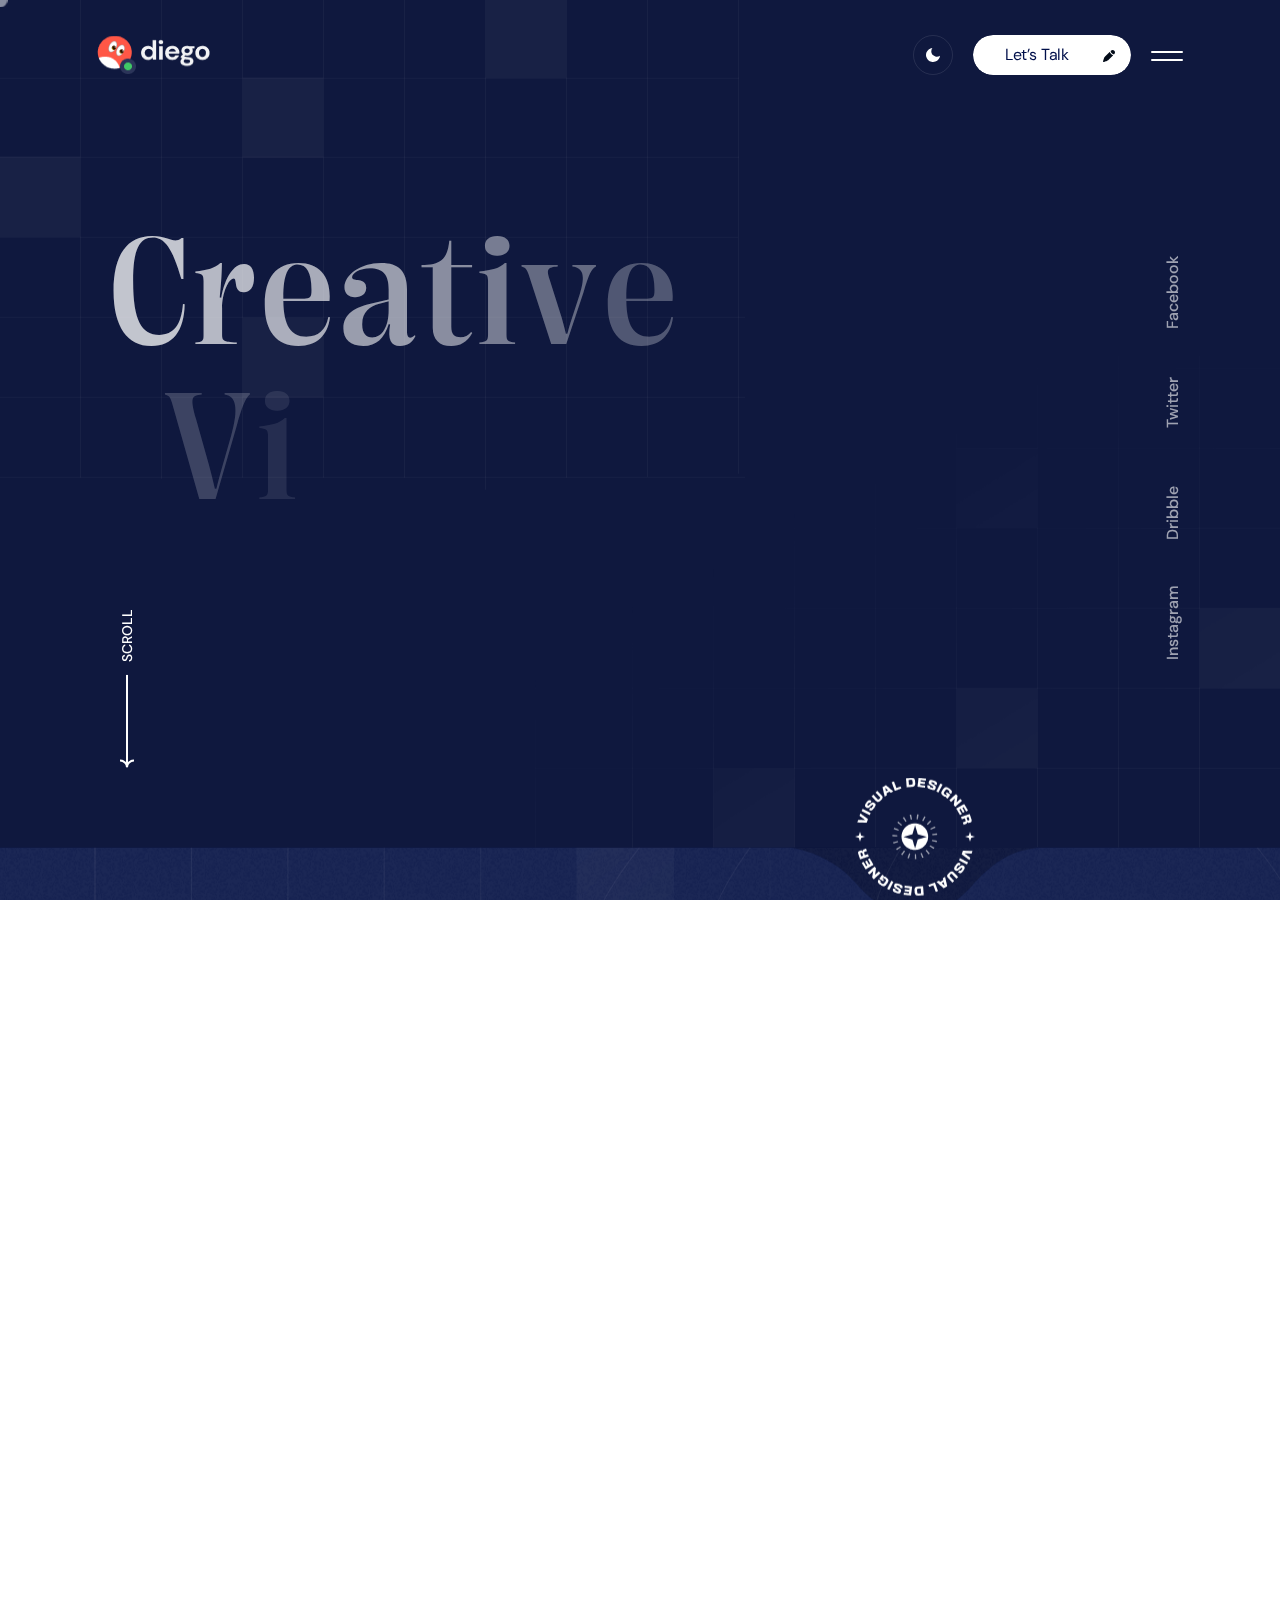
<file: index.html>
<!doctype html>
<html class="no-js" lang="zxx">

<head>
   <meta charset="utf-8">
   <meta http-equiv="x-ua-compatible" content="ie=edge">
   <title>Vlad Tkachenko Personal Website</title>
   <meta name="description" content="">
   <meta name="viewport" content="width=device-width, initial-scale=1">

   <!-- Place favicon.ico in the root directory -->
   <link rel="shortcut icon" type="image/x-icon" href="assets/img/logo/favicon.png">

   <!-- CSS here -->
   <link rel="stylesheet" href="assets/css/bootstrap.css">
   <link rel="stylesheet" href="assets/css/animate.css">
   <link rel="stylesheet" href="assets/css/custom-animation.css">
   <link rel="stylesheet" href="assets/css/swiper-bundle.css">
   <link rel="stylesheet" href="assets/css/slick.css">
   <link rel="stylesheet" href="assets/css/nice-select.css">
   <link rel="stylesheet" href="assets/css/magnific-popup.css">
   <link rel="stylesheet" href="assets/css/hover-reveal.css">
   <link rel="stylesheet" href="assets/css/font-awesome-pro.css">
   <link rel="stylesheet" href="assets/css/spacing.css">
   <link rel="stylesheet" href="assets/css/main.css">
</head>

<body>
   <!--[if lte IE 9]>
      <p class="browserupgrade">You are using an <strong>outdated</strong> browser. Please <a href="https://browsehappy.com/">upgrade your browser</a> to improve your experience and security.</p>
      <![endif]-->



   <!-- pre loader area start -->
   <div id="loading">
      <div id="loading-center">
         <div id="loading-center-absolute">
            <!-- loading content here -->
            <div class="preloader__content text-center">
               <div class="preloader__top-text d-flex align-items-center justify-content-between">
                  <p class="preloader__loading text-start">Loading</p>
                  <h2 id="tp-loading-number" class="text-end"></h2>
               </div>
               <div id="tp-loading-bar" class="preloader__bar">
                  <div id="tp-loading-line" class="preloader__bar-inner"></div>
               </div>
            </div>
         </div>
      </div>  
   </div>
   <!-- pre loader area end -->

   <!-- back to top start -->
   <div class="back-to-top-wrapper">
      <button id="back_to_top" type="button" class="back-to-top-btn">
         <svg width="12" height="7" viewBox="0 0 12 7" fill="none" xmlns="http://www.w3.org/2000/svg">
            <path d="M11 6L6 1L1 6" stroke="currentColor" stroke-width="1.5" stroke-linecap="round"
               stroke-linejoin="round" />
         </svg>
      </button>
   </div>
   <!-- back to top end -->

   <!-- offcanvas area end -->
   <div class="tp-offcanvas-area">
      <div class="tp-offcanvas-bg is-left"></div>
      <div class="tp-offcanvas-bg is-right d-none d-md-block">
         <div class="tp-offcanvas-shape">
            <img class="tp-offcanvas-shape-1" src="assets/img/offcanvas/bg-shape-2.png" alt="">
         </div>
      </div>
      <div class="tp-offcanvas-wrapper-2">
         <div class="tp-offcanvas-left">
            <div class="tp-offcanvas-left-wrap d-flex justify-content-between align-items-center">
               <div class="tpoffcanvas__logo">
                  <img class="logo-white" src="assets/img/logo/logo.png" alt="">
                  <img class="logo-black" src="assets/img/logo/logo-black.png" alt="">
               </div>
               <div class="tp-offcanvas-close d-md-none text-end">
                  <button class="tp-offcanvas-close-btn tp-offcanvas-close-btn">
                     <span class="text">
                        <span>close</span>
                     </span>
   
                     <span class="d-inline-block">
                        <span>
                           <svg width="38" height="38" viewBox="0 0 38 38" fill="none"
                              xmlns="http://www.w3.org/2000/svg">
                              <path d="M9.80859 9.80762L28.1934 28.1924" stroke="currentColor" stroke-width="1.5"
                                 stroke-linecap="round" stroke-linejoin="round" />
                              <path d="M9.80859 28.1924L28.1934 9.80761" stroke="currentColor" stroke-width="1.5"
                                 stroke-linecap="round" stroke-linejoin="round" />
                           </svg>
                        </span>
                     </span>
                     
                  </button>
               </div>
            </div>
            <div class="tp-main-menu-mobile menu-hover-active counter-row">
               <nav></nav>
            </div>
         </div>
         <div class="tp-offcanvas-right d-none d-md-block">
            <div class="tp-offcanvas-close text-end">
               <button class="tp-offcanvas-close-btn tp-offcanvas-close-btn">
                  <span class="text">
                     <span>close</span>
                  </span>

                  <span class="d-inline-block">
                     <span>
                        <svg width="38" height="38" viewBox="0 0 38 38" fill="none"
                           xmlns="http://www.w3.org/2000/svg">
                           <path d="M9.80859 9.80762L28.1934 28.1924" stroke="currentColor" stroke-width="1.5"
                              stroke-linecap="round" stroke-linejoin="round" />
                           <path d="M9.80859 28.1924L28.1934 9.80761" stroke="currentColor" stroke-width="1.5"
                              stroke-linecap="round" stroke-linejoin="round" />
                        </svg>
                     </span>
                  </span>
                  
               </button>
            </div>
            <div class="tp-offcanvas-right-inner d-flex flex-column justify-content-between h-100">
               
               <div class="tpoffcanvas__right-info">
                  <div class="tpoffcanvas__tel">
                     <a href="tel:61404093954">+61404093 954</a>
                  </div>
                  <div class="tpoffcanvas__mail">
                     <a href="mailto:vlad@doitwise.co">
                        hello <span class="__cf_email__" data-cfemail="5a3935342e3b392e1a3e333f3d3574393537">vlad@doitwise.co</span></a>
                  </div>
                  <div class="tpoffcanvas__text">
                     <p>If in doubt. reach out.</p>
                  </div>
               </div>
               
               <div class="tpoffcanvas__social-link">
                  <ul>
                     <li><a href="#">Dribbble</a></li>
                     <li><a href="#">Instagram</a></li>
                     <li><a href="#">Linkedin</a></li>
                     <li><a href="#">Behance</a></li>
                  </ul>
               </div>
            </div>
         </div>
      </div>
   </div>
   <!-- offcanvas area start -->

   <!-- header area start -->
   <header>
      <div class="tp-header-3__area tp-header-transparent tp-header-3__ptlr">
         <div class="container-fluid">
            <div class="row align-items-center">
               <div class="col-xl-6 col-lg-6 col-md-6 col-6">
                  <div class="tp-header-3__logo">
                     <a class="logo-white" href="index.html"><img src="assets/img/logo/logo-2.png" alt=""></a>
                     <a class="logo-black" href="index.html"><img src="assets/img/logo/logo-black.png" alt=""></a>
                  </div>
               </div>
               <div class="col-xl-6 d-none">
                  <div class="tp-header-4__menu text-center">
                     <nav class="tp-main-menu-content counter-row">
                        <ul>
                           <li class="has-dropdown">
                              <a href="index.html">Home</a>
                              <ul class="tp-submenu submenu">
                                 <li><a href="index.html">Freelancer</a></li>
                                 <li><a href="index-2.html">Interface Designer</a></li>
                                 <li><a href="index.html">Web Developer</a></li>
                              </ul>
                           </li>
                           <li><a href="about-me.html">About Me</a></li>
                           <li class="has-dropdown"><a href="service.html">Services</a>
                              <ul class="tp-submenu submenu">
                                 <li><a href="service.html">Service</a></li>
                                 <li><a href="service-details.html">Service Details</a></li>
                              </ul>
                           </li>
                           <li class="has-dropdown">
                              <a href="portfolio.html">Portfolio</a>
                              <ul class="tp-submenu submenu">
                                 <li><a href="portfolio.html">Porfolio</a></li>
                                 <li><a href="portfolio-details.html">Portfolio Details</a></li>
                              </ul>
                           </li>
                           <li class="has-dropdown">
                              <a href="blog.html">Blog</a>
                              <ul class="tp-submenu submenu">
                                 <li><a href="blog.html">Blog List</a></li>
                                 <li><a href="blog-sidebar.html">Blog Sidebar</a></li>
                                 <li><a href="blog-details.html">Blog Details</a></li>
                                 <li><a href="blog-details-2.html">Blog Details 02</a></li>
                              </ul>
                           </li>
                           <li><a href="contact.html">Contact</a></li>
                        </ul>
                     </nav>
                  </div>
               </div>
               <div class="col-xl-6 col-lg-6 col-md-6 col-6">
                  <div class="tp-header-3__right-action d-flex align-items-center justify-content-end">
                     <div class="tp-theme-toggle-single">
                        <label class="tp-theme-toggle-main themepure-theme-toggle">
                           <span class="dark">
                              <svg width="14" height="14" viewBox="0 0 14 14" fill="none"
                                 xmlns="http://www.w3.org/2000/svg">
                                 <path
                                    d="M14 7.63063C13.8774 8.95738 13.3795 10.2218 12.5645 11.2759C11.7495 12.33 10.6512 13.1301 9.39801 13.5828C8.14485 14.0354 6.78869 14.1218 5.48822 13.8319C4.18775 13.5419 2.99676 12.8875 2.05461 11.9454C1.11246 11.0032 0.458115 9.81225 0.168141 8.51178C-0.121832 7.21131 -0.0354396 5.85515 0.41721 4.60199C0.86986 3.34883 1.67005 2.2505 2.72413 1.43552C3.77822 0.620536 5.04262 0.122609 6.36937 0C5.5926 1.05088 5.21881 2.34566 5.31599 3.64884C5.41317 4.95202 5.97487 6.17704 6.89892 7.10109C7.82296 8.02513 9.04798 8.58683 10.3512 8.68401C11.6543 8.78119 12.9491 8.4074 14 7.63063Z"
                                    fill="white" />
                              </svg>
                           </span>
                           <input type="checkbox" class="themepure-theme-toggle-input">
                           <span class="light">
                              <svg width="21" height="20" viewBox="0 0 21 20" fill="none"
                                 xmlns="http://www.w3.org/2000/svg">
                                 <path
                                    d="M10.0581 14.2166C12.3522 14.2166 14.212 12.3569 14.212 10.0628C14.212 7.7687 12.3522 5.90897 10.0581 5.90897C7.76403 5.90897 5.9043 7.7687 5.9043 10.0628C5.9043 12.3569 7.76403 14.2166 10.0581 14.2166Z"
                                    fill="#FFC05A" />
                                 <path d="M10 1V2.63636" stroke="#FFC05A" stroke-width="2" stroke-linecap="round"
                                    stroke-linejoin="round" />
                                 <path d="M10 17.3637V19.0001" stroke="#FFC05A" stroke-width="2" stroke-linecap="round"
                                    stroke-linejoin="round" />
                                 <path d="M3.63477 3.63455L4.79658 4.79637" stroke="#FFC05A" stroke-width="2"
                                    stroke-linecap="round" stroke-linejoin="round" />
                                 <path d="M15.2031 15.2036L16.3649 16.3654" stroke="#FFC05A" stroke-width="2"
                                    stroke-linecap="round" stroke-linejoin="round" />
                                 <path d="M1 10.0001H2.63636" stroke="#FFC05A" stroke-width="2" stroke-linecap="round"
                                    stroke-linejoin="round" />
                                 <path d="M17.3652 10.0001H19.0016" stroke="#FFC05A" stroke-width="2"
                                    stroke-linecap="round" stroke-linejoin="round" />
                                 <path d="M3.63477 16.3654L4.79658 15.2036" stroke="#FFC05A" stroke-width="2"
                                    stroke-linecap="round" stroke-linejoin="round" />
                                 <path d="M15.2031 4.79637L16.3649 3.63455" stroke="#FFC05A" stroke-width="2"
                                    stroke-linecap="round" stroke-linejoin="round" />
                              </svg>
                           </span>
                        </label>
                     </div>
                     <div class="tp-header-3__btn d-none d-md-block">
                        <a class="tp-btn-white" href="contact.html">
                           <span class="text">Let’s Talk</span>
                           <span>
                              <svg width="12" height="12" viewBox="0 0 12 12" fill="none" xmlns="http://www.w3.org/2000/svg">
                                 <path d="M4.9297 10.3651C5.12061 10.2162 5.29376 10.043 5.64006 9.69671L9.95722 5.37954C10.0616 5.27517 10.0138 5.0954 9.87438 5.04702C9.36479 4.87022 8.70189 4.53829 8.0818 3.9182C7.46171 3.29811 7.12978 2.63521 6.95299 2.12562C6.9046 1.98617 6.72483 1.9384 6.62046 2.04278L2.30329 6.35994L2.30328 6.35995C1.95699 6.70624 1.78385 6.87939 1.63494 7.0703C1.45928 7.29551 1.30868 7.53919 1.18581 7.79701C1.08164 8.01558 1.00421 8.24789 0.849336 8.71249L0.649225 9.31283L0.331026 10.2674L0.0326691 11.1625C-0.0435433 11.3911 0.0159628 11.6432 0.186379 11.8136C0.356795 11.984 0.608868 12.0435 0.837505 11.9673L1.73258 11.669L2.68717 11.3508L3.28751 11.1507C3.75211 10.9958 3.98442 10.9184 4.20299 10.8142C4.46082 10.6913 4.70449 10.5407 4.9297 10.3651Z" fill="currentcolor"/>
                                 <path d="M11.3089 4.02783C12.2304 3.10641 12.2304 1.61249 11.3089 0.691067C10.3875 -0.230356 8.89359 -0.230356 7.97217 0.691067L7.83337 0.82986C7.69944 0.963792 7.63876 1.15087 7.67222 1.3373C7.69327 1.45458 7.73229 1.62603 7.80327 1.83063C7.94522 2.23979 8.21329 2.77689 8.7182 3.2818C9.22311 3.78671 9.76021 4.05478 10.1694 4.19673C10.374 4.26772 10.5454 4.30673 10.6627 4.32778C10.8491 4.36124 11.0362 4.30056 11.1701 4.16663L11.3089 4.02783Z" fill="currentcolor"/>
                              </svg>
                           </span>
                        </a>
                     </div>
                     <div class="tp-header-3__bar">
                        <button class="tp-menu-bar tp-offcanvas-open-btn">
                           <svg width="32" height="10" viewBox="0 0 32 10" fill="none" xmlns="http://www.w3.org/2000/svg">
                              <path d="M31 1H1" stroke="currentcolor" stroke-width="2" stroke-linecap="round"/>
                              <path d="M31 9H1" stroke="currentcolor" stroke-width="2" stroke-linecap="round"/>
                           </svg>
                        </button>
                     </div>
                  </div>
               </div>
            </div>
         </div>
      </div>
   </header>
   <!-- header area end -->

   <!-- header area start -->
   <header>
      <div class="tp-header-3__area tp-header-transparent tp-header-3__ptlr tp-int-menu tp-header-sticky-cloned">
         <div class="container-fluid">
            <div class="row align-items-center">
               <div class="col-xl-6 col-lg-6 col-md-6 col-6">
                  <div class="tp-header-3__logo">
                     <a class="logo-white" href="index.html"><img src="assets/img/logo/logo-2.png" alt=""></a>
                     <a class="logo-black" href="index.html"><img src="assets/img/logo/logo-black.png" alt=""></a>
                  </div>
               </div>
               <div class="col-xl-6 d-none">
                  <div class="tp-header-4__menu text-center">
                     <nav class="tp-main-menu-content counter-row">
                        <ul>
                           <li class="has-dropdown">
                              <a href="index.html">Home</a>
                              <ul class="tp-submenu submenu">
                                 <li><a href="index.html">Freelancer</a></li>
                                 <li><a href="index-2.html">Interface Designer</a></li>
                                 <li><a href="index.html">Web Developer</a></li>
                              </ul>
                           </li>
                           <li><a href="about-me.html">About Me</a></li>
                           <li><a href="service.html">Services</a>
                              <ul class="tp-submenu submenu">
                                 <li><a href="service.html">Service</a></li>
                                 <li><a href="service-details.html">Service Details</a></li>
                              </ul>
                           </li>
                           <li class="has-dropdown">
                              <a href="portfolio.html">Portfolio</a>
                              <ul class="tp-submenu submenu">
                                 <li><a href="portfolio.html">Porfolio</a></li>
                                 <li><a href="portfolio-details.html">Portfolio Details</a></li>
                              </ul>
                           </li>
                           <li class="has-dropdown">
                              <a href="blog.html">Blog</a>
                              <ul class="tp-submenu submenu">
                                 <li><a href="blog.html">Blog List</a></li>
                                 <li><a href="blog-sidebar.html">Blog Sidebar</a></li>
                                 <li><a href="blog-details.html">Blog Details</a></li>
                                 <li><a href="blog-details-2.html">Blog Details 02</a></li>
                              </ul>
                           </li>
                           <li><a href="contact.html">Contact</a></li>
                        </ul>
                     </nav>
                  </div>
               </div>
               <div class="col-xl-6 col-lg-6 col-md-6 col-6">
                  <div class="tp-header-3__right-action d-flex align-items-center justify-content-end">
                     <div class="tp-theme-toggle-single">
                        <label class="tp-theme-toggle-main themepure-theme-toggle">
                           <span class="dark">
                              <svg width="14" height="14" viewBox="0 0 14 14" fill="none"
                                 xmlns="http://www.w3.org/2000/svg">
                                 <path
                                    d="M14 7.63063C13.8774 8.95738 13.3795 10.2218 12.5645 11.2759C11.7495 12.33 10.6512 13.1301 9.39801 13.5828C8.14485 14.0354 6.78869 14.1218 5.48822 13.8319C4.18775 13.5419 2.99676 12.8875 2.05461 11.9454C1.11246 11.0032 0.458115 9.81225 0.168141 8.51178C-0.121832 7.21131 -0.0354396 5.85515 0.41721 4.60199C0.86986 3.34883 1.67005 2.2505 2.72413 1.43552C3.77822 0.620536 5.04262 0.122609 6.36937 0C5.5926 1.05088 5.21881 2.34566 5.31599 3.64884C5.41317 4.95202 5.97487 6.17704 6.89892 7.10109C7.82296 8.02513 9.04798 8.58683 10.3512 8.68401C11.6543 8.78119 12.9491 8.4074 14 7.63063Z"
                                    fill="white" />
                              </svg>
                           </span>
                           <input type="checkbox" class="themepure-theme-toggle-input">
                           <span class="light">
                              <svg width="21" height="20" viewBox="0 0 21 20" fill="none"
                                 xmlns="http://www.w3.org/2000/svg">
                                 <path
                                    d="M10.0581 14.2166C12.3522 14.2166 14.212 12.3569 14.212 10.0628C14.212 7.7687 12.3522 5.90897 10.0581 5.90897C7.76403 5.90897 5.9043 7.7687 5.9043 10.0628C5.9043 12.3569 7.76403 14.2166 10.0581 14.2166Z"
                                    fill="#FFC05A" />
                                 <path d="M10 1V2.63636" stroke="#FFC05A" stroke-width="2" stroke-linecap="round"
                                    stroke-linejoin="round" />
                                 <path d="M10 17.3637V19.0001" stroke="#FFC05A" stroke-width="2" stroke-linecap="round"
                                    stroke-linejoin="round" />
                                 <path d="M3.63477 3.63455L4.79658 4.79637" stroke="#FFC05A" stroke-width="2"
                                    stroke-linecap="round" stroke-linejoin="round" />
                                 <path d="M15.2031 15.2036L16.3649 16.3654" stroke="#FFC05A" stroke-width="2"
                                    stroke-linecap="round" stroke-linejoin="round" />
                                 <path d="M1 10.0001H2.63636" stroke="#FFC05A" stroke-width="2" stroke-linecap="round"
                                    stroke-linejoin="round" />
                                 <path d="M17.3652 10.0001H19.0016" stroke="#FFC05A" stroke-width="2"
                                    stroke-linecap="round" stroke-linejoin="round" />
                                 <path d="M3.63477 16.3654L4.79658 15.2036" stroke="#FFC05A" stroke-width="2"
                                    stroke-linecap="round" stroke-linejoin="round" />
                                 <path d="M15.2031 4.79637L16.3649 3.63455" stroke="#FFC05A" stroke-width="2"
                                    stroke-linecap="round" stroke-linejoin="round" />
                              </svg>
                           </span>
                        </label>
                     </div>
                     <div class="tp-header-3__btn d-none d-md-block">
                        <a class="tp-btn-white" href="contact.html">
                           <span class="text">Let’s Talk</span>
                           <span>
                              <svg width="12" height="12" viewBox="0 0 12 12" fill="none" xmlns="http://www.w3.org/2000/svg">
                                 <path d="M4.9297 10.3651C5.12061 10.2162 5.29376 10.043 5.64006 9.69671L9.95722 5.37954C10.0616 5.27517 10.0138 5.0954 9.87438 5.04702C9.36479 4.87022 8.70189 4.53829 8.0818 3.9182C7.46171 3.29811 7.12978 2.63521 6.95299 2.12562C6.9046 1.98617 6.72483 1.9384 6.62046 2.04278L2.30329 6.35994L2.30328 6.35995C1.95699 6.70624 1.78385 6.87939 1.63494 7.0703C1.45928 7.29551 1.30868 7.53919 1.18581 7.79701C1.08164 8.01558 1.00421 8.24789 0.849336 8.71249L0.649225 9.31283L0.331026 10.2674L0.0326691 11.1625C-0.0435433 11.3911 0.0159628 11.6432 0.186379 11.8136C0.356795 11.984 0.608868 12.0435 0.837505 11.9673L1.73258 11.669L2.68717 11.3508L3.28751 11.1507C3.75211 10.9958 3.98442 10.9184 4.20299 10.8142C4.46082 10.6913 4.70449 10.5407 4.9297 10.3651Z" fill="currentcolor"/>
                                 <path d="M11.3089 4.02783C12.2304 3.10641 12.2304 1.61249 11.3089 0.691067C10.3875 -0.230356 8.89359 -0.230356 7.97217 0.691067L7.83337 0.82986C7.69944 0.963792 7.63876 1.15087 7.67222 1.3373C7.69327 1.45458 7.73229 1.62603 7.80327 1.83063C7.94522 2.23979 8.21329 2.77689 8.7182 3.2818C9.22311 3.78671 9.76021 4.05478 10.1694 4.19673C10.374 4.26772 10.5454 4.30673 10.6627 4.32778C10.8491 4.36124 11.0362 4.30056 11.1701 4.16663L11.3089 4.02783Z" fill="currentcolor"/>
                              </svg>
                           </span>
                        </a>
                     </div>
                     <div class="tp-header-3__bar">
                        <button class="tp-menu-bar tp-offcanvas-open-btn">
                           <svg width="32" height="10" viewBox="0 0 32 10" fill="none" xmlns="http://www.w3.org/2000/svg">
                              <path d="M31 1H1" stroke="currentcolor" stroke-width="2" stroke-linecap="round"/>
                              <path d="M31 9H1" stroke="currentcolor" stroke-width="2" stroke-linecap="round"/>
                           </svg>
                        </button>
                     </div>
                  </div>
               </div>
            </div>
         </div>
      </div>
   </header>
   <!-- header area end -->



   <div id="smooth-wrapper" class="black-bg-3">
      <div id="smooth-content">

         <main>

            <!-- hero area start -->
            <div class="tp-hero-3__area black-bg-3 tp-hero-3__ptb z-index-1 smooth p-relative tp-btn-trigger-3">

               <div class="tp-hero-3__shape-1">
                  <img src="assets/img/hero/hero-shape-2-1.png" alt="">
               </div>
               <div class="tp-hero-3__shape-2">
                  <img src="assets/img/hero/hero-shape-2-2.png" alt="">
               </div>

               <div class="tp-isomeric-grid d-none">
                  <div class="tp-isomeric-grid-item tp-isomeric-grid-horizontal">
                     <span></span>
                     <span></span>
                     <span></span>
                     <span></span>
                     <span></span>
                     <span></span>
                     <span></span>
                     <span></span>
                     <span></span>
                  </div>
                  <div class="tp-isomeric-grid-item tp-isomeric-grid-vertical">
                     <span></span>
                     <span></span>
                     <span></span>
                     <span></span>
                     <span></span>
                     <span></span>
                     <span></span>
                     <span></span>
                     <span></span>
                  </div>
               </div>
               <div class="tp-hero-3__social-wrap d-none d-lg-inline-flex">
                  <a href="#">Facebook</a>
                  <a href="#">Twitter</a>
                  <a href="#">Dribble</a>
                  <a href="#">Instagram</a>
               </div>
               <a href="#service">
                  <div class="tp-hero-3__scrool-down d-none d-lg-inline-flex">
                     <span class="text">Scroll</span>
                     <span>
                        <svg width="14" height="93" viewBox="0 0 14 93" fill="none" xmlns="http://www.w3.org/2000/svg">
                           <path d="M14 85.8995C10.1308 85.8995 6.9999 88.9319 6.9999 92.6793" stroke="white" stroke-width="2" stroke-miterlimit="10"/>
                           <path d="M7 92.6793C7 88.9319 3.86911 85.8995 -0.000102413 85.8995" stroke="white" stroke-width="2" stroke-miterlimit="10"/>
                           <path d="M7 0L7 90" stroke="white" stroke-width="2" stroke-miterlimit="10"/>
                        </svg>
                     </span>
                  </div>
               </a>
               <div class="container">
                  <div class="row">
                     <div class="col-xl-12">
                        <div class="tp-hero-3__content">
                           <h3 class="tp-hero-3__title tp-char-animation">
                              Creative
                              <span>
                                 <video autoplay="" playsinline="">
                                    <source src="https://template.wphix.com/video/diego-video.mp4" type="video/mp4">
                                 </video>
                              </span>
                              Visual Designer
                           </h3>
                        </div>
                        <div class="tp-hero-3__btn-box tp_wrap_anim d-flex align-items-center justify-content-start justify-content-md-center">
                           <div class="tp-btn-bounce-3">
                              <a class="tp-btn-blue" href="portfolio.html">
                                 <span class="text"> View Our Work</span>
                                 <span class="icon">
                                    <svg width="11" height="11" viewBox="0 0 11 11" fill="none" xmlns="http://www.w3.org/2000/svg">
                                       <path d="M1 1L10 10" stroke="white" stroke-width="1.5" stroke-linecap="round" stroke-linejoin="round"/>
                                       <path d="M10 1V10H1" stroke="white" stroke-width="1.5" stroke-linecap="round" stroke-linejoin="round"/>
                                    </svg>
                                 </span>
                              </a>
                           </div>
                           <p >Hello, I am Diego a designer from Barcelona. Specialised <br> in creating fantastic digital experiences.!</p>
                        </div>
                     </div>
                  </div>
               </div>
            </div>
            <!-- hero area end -->

            <!-- service area start -->
            <div id="service" class="tp-service-3__area services-panel-area tp-service-3__overlay-bg black-bg-2 pt-150 pb-125 z-index-1 ">

               <div class="tp-service-3__circle-img">
                 <span class="text-img">
                  <img src="assets/img/footer/footer-circle-img.png" alt="">
                 </span>
                  <div class="shape">
                     <svg width="260" height="70" viewBox="0 0 260 70" fill="none" xmlns="http://www.w3.org/2000/svg">
                        <path d="M68.7285 34.1352C48.3941 10.6976 13.8796 0.514191 0 0.514191C93.4783 0.514191 276.081 -0.642708 258.863 0.514191C236.79 1.99739 217.224 6.94161 191.137 34.1352C140.468 93.9609 98.3272 68.2507 68.7285 34.1352Z" fill="currentcolor"/>
                     </svg>    
                  </div>                 
               </div>

               <div class="tp-service-3__shape-1">
                  <img src="assets/img/portfolio/shape-1.png" alt="">
               </div>
               <div class="tp-service-3__shape-2 d-none d-lg-block">
                  <img src="assets/img/portfolio/shape-2.png" alt="">
               </div>
               <div class="tp-service-3__shape-3">
                  <img data-speed="1.2" src="assets/img/portfolio/star.png" alt="">
               </div>
               <div class="container">
                  <div class="row">
                     <div class="col-xl-5 col-lg-5">
                        <div class="tp-service-3__title-box services-panel-pin">
                           <span class="tp-section-subtitle-3 tp_title_anim">OUR PROCESS</span>
                           <h3 class="tp-section-title-3 tp_title_anim">How We <br> Carry Out Our Projects</h3>
                           <p class="tp_title_anim">We offer a range of services to help elevate <br> your brand & drive results.</p>
                        </div>
                     </div>
                     <div class="col-xl-7 col-lg-7">
                        <div class="tp-service-3__right-wrap">
                           <div class="tp-service-3__item d-flex align-items-start mb-25 services-panel">
                              <div class="tp-service-3__icon">
                                 <span>
                                    <svg width="80" height="80" viewBox="0 0 80 80" fill="none" xmlns="http://www.w3.org/2000/svg">
                                       <g style="mix-blend-mode:luminosity">
                                       <path d="M79.9865 59.8142L79.9969 59.7725C79.999 59.7621 79.999 59.7496 79.9969 59.7392C80.001 59.7141 80.001 59.6872 79.9969 59.6621V0.403101C80.001 0.37602 80.001 0.351021 79.9969 0.323939C79.999 0.313523 79.999 0.303107 79.9969 0.290607L79.9865 0.251027C79.9865 0.236444 79.9719 0.223944 79.9656 0.211446C79.9614 0.20103 79.9552 0.190613 79.9469 0.180198C79.9198 0.13645 79.8822 0.0989526 79.8385 0.0697873C79.8301 0.0635381 79.8239 0.059371 79.8156 0.0552049L79.776 0.0322896L79.7364 0.0197903H79.7009C79.6738 0.011458 79.6447 0.00520823 79.6155 0.00312462H20.3298C20.3048 -0.00104154 20.2777 -0.00104154 20.2527 0.00312462H20.2194L20.1777 0.0156239L20.1381 0.036456C20.1277 0.0406226 20.1172 0.0468724 20.1089 0.0531217C20.086 0.0677043 20.0651 0.08437 20.0485 0.103119L0.103165 20.0582C0.0823239 20.0749 0.065651 20.0957 0.053146 20.1187C0.044809 20.1269 0.040641 20.1394 0.034389 20.1498C0.034389 20.1623 0.0198 20.1727 0.013547 20.1873L0.003126 20.2269C0.001042 20.2394 0.001042 20.2499 0.003126 20.2624C-0.001042 20.2874 -0.001042 20.3145 0.003126 20.3395V79.5984C-0.001042 79.6234 -0.001042 79.6505 0.003126 79.6755C0.001042 79.688 0.001042 79.6985 0.003126 79.711L0.013547 79.7505C0.0198 79.7651 0.0281359 79.7776 0.036473 79.7901C0.040641 79.8005 0.044809 79.8109 0.053146 79.8192C0.08024 79.8651 0.117755 79.9005 0.161522 79.9297C0.171942 79.938 0.182363 79.9422 0.192784 79.9464L0.232383 79.9671L0.271981 79.9796H0.307412C0.332421 79.9901 0.357432 79.9942 0.384525 79.9984H59.6702C59.6952 80.0005 59.7223 80.0005 59.7473 79.9984H59.7827L59.8223 79.9859L59.8619 79.965C59.8723 79.9609 59.8828 79.9546 59.8911 79.9484C59.914 79.9339 59.9349 79.9172 59.9515 79.8984L79.8968 59.9621C79.9177 59.9433 79.9343 59.9246 79.9469 59.9017C79.9552 59.8913 79.9594 59.883 79.9635 59.8705C79.9719 59.8517 79.9802 59.8329 79.9865 59.8142ZM20.73 20.7394H59.27V59.2621H20.73V20.7394ZM60.0703 20.5061L79.2153 1.36971V59.2621H60.0703V20.5061ZM59.5035 19.9394H20.73V0.803078H78.6484L59.5035 19.9394ZM19.9297 19.9394H1.35157L19.9297 1.36971V19.9394ZM0.78468 20.7394H19.9297V59.4954L0.78468 78.6318V20.7394ZM20.4965 60.0621H59.27V79.1985H1.35157L20.4965 60.0621ZM60.0703 60.0621H78.6484L60.0703 78.6318V60.0621Z" fill="white"/>
                                       </g>
                                    </svg>
                                 </span>
                              </div>
                              <div class="tp-service-3__content">
                                 <h3 class="tp-service-3__content-title"><a href="service-details.html">Design <br> Strategy</a></h3>
                                 <p>We always ensure that it combines a clean <br> and beautiful visual design.</p>
                                 <div class="tp-service-3__content-tag">
                                    <span class="mr-5">UI/UX Audit</span>
                                    <span>Workshops</span>
                                 </div>
                              </div>
                           </div>
                           <div class="tp-service-3__item d-flex align-items-start mb-25 services-panel">
                              <div class="tp-service-3__icon">
                                 <span>
                                    <svg width="76" height="81" viewBox="0 0 76 81" fill="none" xmlns="http://www.w3.org/2000/svg">
                                       <path d="M69.5868 74.2335L67.7472 72.2468L62.7431 66.8405L55.3849 58.8938L46.3679 49.1491L36.5428 38.5328L26.5746 27.7625L17.3267 17.7719L9.47917 9.29377L3.86016 3.22445L1.18744 0.328861L1.07701 0.207179L0.474702 1.24522L2.44976 2.06721L7.82534 4.30223L15.7833 7.62247L25.4905 11.6579L36.1187 16.0808L46.8472 20.5508L56.8857 24.7253L65.333 28.2393L71.4063 30.7673C72.3624 31.1647 73.3111 31.5943 74.2798 31.9618L74.4027 32.0115L73.9435 31.3956L73.4014 35.7191L72.1089 46.0226L70.5354 58.5536L69.1852 69.3264L68.736 72.9099C68.6658 73.4686 68.5579 74.0373 68.5227 74.601C68.524 74.625 68.524 74.649 68.5227 74.673C68.5234 74.8375 68.5897 74.995 68.7072 75.1113C68.8247 75.2276 68.9839 75.2932 69.1501 75.2939C69.3153 75.2901 69.4727 75.2235 69.5895 75.1078C69.7064 74.9922 69.7737 74.8365 69.7775 74.673L70.3196 70.3495L71.612 60.0461L73.1856 47.5151L74.5357 36.7423L74.985 33.1687C75.0552 32.61 75.1656 32.0413 75.1983 31.4776C75.1983 31.4552 75.1983 31.4304 75.1983 31.4056C75.2359 31.1125 74.9724 30.9089 74.739 30.8071L72.7639 29.9851L67.3884 27.7501L59.4103 24.4422L49.7057 20.3944L39.0775 15.9715L28.3489 11.5015L18.3105 7.32695L9.86565 3.83039L3.79491 1.30482C2.83875 0.907484 1.89013 0.475379 0.921419 0.107843L0.798435 0.0581764C0.178562 -0.190159 -0.192858 0.683984 0.188603 1.09622L2.02815 3.0829L7.03231 8.48916L14.388 16.4359L23.405 26.1806L33.2301 36.7969L43.1983 47.5647L52.4437 57.5553L60.2962 66.0409L65.9127 72.1102L68.5855 74.9984L68.6984 75.12C69.2379 75.7036 70.1314 74.822 69.5868 74.2335Z" fill="#E7ECFF"/>
                                       <path d="M11.5541 79.4036L11.278 77.2903L10.5252 71.5637L9.42094 63.1004L8.06825 52.7523L6.58507 41.4033L5.09687 30.0246L3.70153 19.3462L2.52201 10.3217L1.67627 3.86494C1.54327 2.84925 1.46297 1.81121 1.27726 0.802965C1.26878 0.759475 1.26291 0.715525 1.25969 0.671347L0.474178 1.245L2.46178 2.07196L7.84238 4.30698L15.7828 7.61977L25.4824 11.6552L36.1106 16.0756L46.8743 20.5456L56.8425 24.6903L65.3249 28.2167L71.4007 30.7448C72.3594 31.1446 73.308 31.5767 74.2792 31.9417L74.4047 31.9939C74.5648 32.0374 74.7357 32.0163 74.8801 31.9353C75.0245 31.8543 75.1306 31.72 75.1752 31.5618C75.2158 31.4032 75.1932 31.2352 75.1118 31.0927C75.0305 30.9503 74.8968 30.8443 74.7385 30.7969L72.7509 29.9799L67.3678 27.7449L59.4148 24.442L49.7127 20.3966L39.087 15.9763L28.3258 11.5062L18.3576 7.3615L9.87767 3.83017L3.80192 1.29715C2.84325 0.899817 1.8921 0.465228 0.923392 0.100175L0.797912 0.0480269C0.704843 0.0228193 0.607157 0.0191936 0.512441 0.037432C0.417725 0.0556704 0.32854 0.0952807 0.251815 0.153184C0.17509 0.211087 0.112886 0.285722 0.0700585 0.371284C0.027231 0.456847 0.00493324 0.551029 0.00488281 0.646512L0.280934 2.75985L1.03382 8.48646L2.14056 16.9473L3.48571 27.3078L4.97139 38.6592L6.45709 50.038L7.85493 60.7164L9.03445 69.7409L9.87767 76.1976C10.0132 77.2183 10.1437 78.2389 10.2792 79.2596C10.2792 79.3043 10.2792 79.349 10.2968 79.3937C10.3018 79.5568 10.3695 79.7118 10.4861 79.8272C10.6027 79.9425 10.7594 80.0095 10.9242 80.0145C11.09 80.0126 11.2484 79.9466 11.3657 79.8305C11.4829 79.7145 11.5496 79.5577 11.5516 79.3937L11.5541 79.4036Z" fill="#E7ECFF"/>
                                       <path d="M74.412 31.147L72.703 32.4359L68.0577 35.93L61.2065 41.0978L52.852 47.3981L43.7045 54.2969L34.4691 61.2503L25.8612 67.7417L18.5833 73.2275L13.3533 77.1735L10.8713 79.0435L10.7659 79.1254C10.4471 79.3738 10.7659 79.9027 11.0821 79.6594L12.7886 78.373L17.4364 74.8665L24.2876 69.7011L32.6421 63.4008L41.7896 56.5021L51.0225 49.5487L59.6355 43.0671L66.9133 37.5814L72.1408 33.6304L74.6228 31.7604L74.7282 31.6785C75.047 31.4301 74.7282 30.9012 74.412 31.1421V31.147Z" fill="#E7ECFF"/>
                                       <path d="M11.5539 79.4037L11.2778 77.2903L10.5249 71.5637L9.42069 63.1005L8.06801 52.7523L6.58482 41.4034L5.09662 30.0247L3.70128 19.3462L2.52176 10.3217L1.67603 3.86501C1.54302 2.84932 1.46272 1.81128 1.27701 0.803039C1.26853 0.759549 1.26266 0.715599 1.25944 0.671421L0.187833 1.09856L2.02487 3.08524L6.99891 8.4617L14.3621 16.4258L23.3691 26.1655L33.1791 36.7769L43.1373 47.5373L52.3701 57.5228L60.2026 66.0109L65.8116 72.0753L68.4843 74.961L68.5972 75.0826L69.0389 74.0222L67.483 74.1514L63.2467 74.4966L57.0154 75.0081L49.3787 75.6339L41.0116 76.3169L32.5969 77.0072L24.7192 77.6504L18.0638 78.1968L13.2855 78.5792C12.5326 78.6413 11.7797 78.6934 11.0268 78.763H10.929C10.1284 78.8275 10.1234 80.0692 10.929 80.0046L12.4849 79.8755L16.7211 79.5303L22.9525 79.0188L30.5892 78.4128L38.9563 77.7274L47.3634 77.0395L55.2411 76.3939L61.8991 75.8475L66.6849 75.4551C67.4378 75.3931 68.1907 75.3409 68.9436 75.2714H69.0414C69.1636 75.2678 69.2822 75.2294 69.3829 75.1607C69.4835 75.0921 69.562 74.9961 69.6089 74.8844C69.6558 74.7727 69.6692 74.65 69.6473 74.531C69.6254 74.4119 69.5693 74.3017 69.4856 74.2135L67.6486 72.2268L62.667 66.8404L55.3038 58.8763L46.2994 49.1241L36.4893 38.5128L26.5362 27.7474L17.3034 17.7619L9.46335 9.29363L3.85437 3.22679L1.18667 0.328717L1.07624 0.207035C0.734937 -0.160501 -0.0681422 0.102732 0.00463641 0.646586L0.280687 2.75992L1.03357 8.48654L2.14032 16.9473L3.48546 27.3079L4.97114 38.6593L6.45684 50.038L7.85468 60.7164L9.0342 69.7409L9.87742 76.1977C10.0129 77.2183 10.1435 78.239 10.279 79.2596C10.279 79.3043 10.279 79.349 10.2965 79.3937C10.3016 79.5568 10.3693 79.7119 10.4859 79.8272C10.6025 79.9426 10.7591 80.0096 10.9239 80.0146C11.0885 80.0134 11.2461 79.949 11.3636 79.835C11.4811 79.7211 11.5493 79.5664 11.5539 79.4037Z" fill="#E7ECFF"/>
                                       <path d="M0.309282 0.733456L0.846327 1.70445L2.35209 4.41875L4.61827 8.54857L7.5269 13.8207L10.8898 19.9174L14.5287 26.5281L18.2931 33.3573L21.9898 40.0623L25.4882 46.4023L28.5976 52.0396L31.1524 56.6685L32.9794 59.9813L33.9129 61.6725C34.1036 62.0177 34.4776 62.0822 34.839 62.2163L38.6034 63.612L44.6842 65.8718L51.8616 68.539L59.019 71.1986L64.9392 73.3989L68.4326 74.6952L68.8994 74.869C69.2783 75.0106 69.4414 74.4096 69.0675 74.2705L65.6043 72.9842L57.3225 69.9073L47.2841 66.1823L38.631 62.9688L35.7801 61.9084C35.3401 61.713 34.8873 61.5471 34.4249 61.4117L34.3646 61.3894L34.5504 61.5334L33.6494 59.8944L31.1925 55.4417L27.5586 48.8534L23.1467 40.8322L18.3132 32.0684L13.4144 23.2004L8.84696 14.9209L4.9922 7.9178L2.23164 2.90391C1.79496 2.11172 1.37335 1.30463 0.916603 0.519887C0.896526 0.487604 0.878951 0.452836 0.861384 0.418069C0.668144 0.0679159 0.126076 0.38082 0.319315 0.733456H0.309282Z" fill="#E7ECFF"/>
                                    </svg>
                                 </span>
                              </div>
                              <div class="tp-service-3__content">
                                 <h3 class="tp-service-3__content-title"><a href="service-details.html">Product <br> Leadership</a></h3>
                                 <p>We always ensure that it combines a clean <br> and beautiful visual design.</p>
                                 <div class="tp-service-3__content-tag">
                                    <span class="mr-5">UI/UX Audit</span>
                                    <span>Workshops</span>
                                 </div>
                              </div>
                           </div>
                           <div class="tp-service-3__item d-flex align-items-start mb-25 services-panel">
                              <div class="tp-service-3__icon">
                                 <span>
                                    <svg width="80" height="80" viewBox="0 0 80 80" fill="none" xmlns="http://www.w3.org/2000/svg">
                                       <path d="M65.6544 14.3406C69.1311 17.8199 72.3509 21.6053 74.9636 25.7851C75.9797 27.3684 76.8598 29.0348 77.5944 30.7667C77.8965 31.493 78.1504 32.2383 78.3546 32.998C78.5225 33.5913 78.632 34.1995 78.6816 34.8141C78.701 35.1105 78.701 35.4077 78.6816 35.7041L78.666 35.8987C78.666 35.9324 78.6426 36.0958 78.666 36.005C78.6893 35.9142 78.6504 36.1036 78.6452 36.127C78.6452 36.1944 78.6193 36.2619 78.6037 36.3293C78.5778 36.4435 78.5466 36.5603 78.5103 36.6718L78.4532 36.8353C78.3936 37.0065 78.4948 36.7652 78.4273 36.895C78.3598 37.0247 78.3313 37.0947 78.2742 37.1907C78.2457 37.2374 78.2171 37.2841 78.186 37.3283C78.1549 37.3724 78.0563 37.4969 78.1549 37.3775C78.0848 37.4606 78.0148 37.5436 77.9369 37.6214L77.8202 37.733C77.7968 37.7538 77.6515 37.8705 77.7294 37.8108C77.8072 37.7512 77.6645 37.8549 77.6463 37.8679L77.5062 37.9561C77.405 38.0158 77.2987 38.0651 77.1923 38.1196C77.0859 38.1741 77.3194 38.0781 77.1508 38.1351L76.9873 38.1922C76.868 38.2314 76.7468 38.2643 76.6241 38.2908L76.4425 38.3271L76.3205 38.3479L76.2141 38.3609L75.9677 38.379C75.679 38.3959 75.3897 38.3959 75.1011 38.379C74.961 38.379 74.8209 38.3557 74.6834 38.3375C74.5459 38.3194 74.6574 38.3375 74.6834 38.3375L74.5666 38.3219L74.2708 38.2701C73.5532 38.1357 72.8471 37.9457 72.1589 37.7019C70.4865 37.1007 68.8764 36.3387 67.3512 35.4264C63.2311 33.0291 59.4975 30.0091 56.0494 26.7322C52.3661 23.2845 49.0689 19.4462 46.2161 15.285C45.07 13.6075 44.0535 11.845 43.1753 10.0129C42.4982 8.63916 42.0045 7.18242 41.7068 5.68007L41.6679 5.44397C41.6679 5.40505 41.6679 5.36613 41.6497 5.32721C41.6497 5.35316 41.6679 5.45434 41.6497 5.32721C41.6307 5.17673 41.6125 5.015 41.5952 4.84203C41.577 4.55519 41.577 4.26749 41.5952 3.98064L41.6108 3.78605C41.6108 3.74714 41.6445 3.5266 41.6108 3.7186C41.6315 3.58887 41.6549 3.45914 41.6834 3.33461C41.712 3.21007 41.7431 3.10369 41.7794 2.99213C41.7976 2.93764 41.8209 2.88315 41.8391 2.82867C41.8858 2.69116 41.782 2.92986 41.8651 2.769C41.9169 2.67041 41.9636 2.57181 42.0207 2.47581L42.1089 2.3383C42.1764 2.23971 42.1868 2.23971 42.1427 2.2916C42.2075 2.21377 42.2724 2.13593 42.345 2.06328L42.4644 1.95171C42.5007 1.91798 42.6771 1.78826 42.5215 1.89983C42.7008 1.77198 42.8909 1.65999 43.0897 1.56513C43.1909 1.51843 43.0663 1.56513 43.0533 1.5807L43.1312 1.54956L43.2946 1.49248C43.4225 1.45119 43.5524 1.41656 43.6838 1.3887L43.8654 1.35238C43.8966 1.35238 44.0574 1.32384 43.964 1.33422C43.8706 1.3446 44.0704 1.33422 44.0938 1.33422L44.3143 1.31865C44.6029 1.30048 44.8923 1.30048 45.1809 1.31865C45.3314 1.31865 45.4818 1.34459 45.6297 1.36276L45.7465 1.38092L46.0059 1.42502C46.351 1.48989 46.6909 1.56773 47.0282 1.65854C48.6382 2.11821 50.191 2.75882 51.6568 3.56811C55.7173 5.71639 59.4067 8.5626 62.8134 11.6371C63.782 12.5124 64.7264 13.4101 65.6466 14.3303C66.2381 14.9218 67.1566 14.0059 66.5651 13.4144C62.9509 9.80797 58.9942 6.46881 54.6457 3.78087C52.9596 2.72268 51.1842 1.81374 49.3399 1.06439C47.939 0.468094 46.4482 0.110298 44.9292 0.00580914C43.772 -0.0408925 42.5941 0.187434 41.6627 0.929472C40.7831 1.64297 40.3939 2.74564 40.2954 3.83275C40.176 5.20526 40.5029 6.61929 40.9284 7.91396C41.5333 9.68845 42.3156 11.3974 43.2635 13.0148C45.7102 17.314 48.8703 21.2239 52.2743 24.8018C55.8724 28.6406 59.8877 32.0658 64.2455 35.0139C65.9612 36.1738 67.7667 37.1949 69.6448 38.0677C71.115 38.7803 72.6772 39.285 74.2864 39.5673C75.5136 39.749 76.7953 39.7541 77.9188 39.2041C78.3954 38.9604 78.8132 38.6158 79.143 38.1941C79.4728 37.7725 79.7067 37.284 79.8283 36.7626C80.1527 35.4809 79.971 34.1058 79.6545 32.8449C79.1967 31.1488 78.5446 29.5112 77.7112 27.9646C75.5162 23.7251 72.5403 19.8904 69.3568 16.3436C68.4556 15.3473 67.5302 14.3744 66.5806 13.4248C65.9839 12.8332 65.0628 13.7491 65.6544 14.3406Z" fill="#E7ECFF"/>
                                       <path d="M25.3665 54.5976C28.8432 58.0769 32.063 61.8623 34.6757 66.0395C35.6914 67.6239 36.5714 69.2912 37.3066 71.0236C37.6067 71.7506 37.8606 72.4959 38.0668 73.2549C38.2344 73.8482 38.343 74.4565 38.3911 75.0711C38.4106 75.3665 38.4106 75.6629 38.3911 75.9584C38.3911 76.0233 38.3911 76.0907 38.3755 76.1556C38.36 76.2205 38.3522 76.3528 38.3755 76.2594C38.3989 76.166 38.3574 76.3606 38.3548 76.3813C38.3418 76.4514 38.3288 76.5188 38.3133 76.5837C38.2877 76.7004 38.2556 76.8156 38.2173 76.9288C38.2017 76.9833 38.1784 77.0351 38.1602 77.0896C38.1031 77.2609 38.2017 77.0222 38.1368 77.1519C38.072 77.2816 38.0383 77.3491 37.9812 77.4451C37.9526 77.4918 37.9241 77.5385 37.893 77.5852C37.8618 77.6319 37.7658 77.7512 37.8618 77.6345C37.7949 77.7191 37.723 77.7997 37.6465 77.8758L37.5271 77.9873C37.5038 78.0107 37.3585 78.1274 37.4363 78.0678C37.5142 78.0081 37.3715 78.1119 37.3533 78.1223C37.3351 78.1326 37.2625 78.1819 37.2158 78.2105C37.1146 78.2727 37.0082 78.322 36.9018 78.3739C36.7955 78.4258 37.0264 78.335 36.8603 78.3895L36.6969 78.4492C36.5775 78.4881 36.4556 78.5192 36.331 78.5478L36.152 78.5841C36.1287 78.5841 35.9289 78.6178 36.0275 78.6048C36.1261 78.5919 35.9548 78.6048 35.9237 78.6048L35.6772 78.623C35.3886 78.6412 35.0992 78.6412 34.8106 78.623C34.6705 78.623 34.5304 78.5971 34.3903 78.5815C34.2502 78.5659 34.3644 78.5815 34.3903 78.5815L34.2736 78.5633L33.9778 78.514C33.2608 78.3769 32.5549 78.1869 31.8658 77.9458C30.1968 77.3436 28.5895 76.5825 27.0659 75.673C22.9484 73.2886 19.2071 70.2634 15.7667 66.9891C12.0835 63.543 8.78713 59.7055 5.93602 55.5446C4.7887 53.8673 3.77127 52.1048 2.89263 50.2725C2.21525 48.8982 1.72236 47.4404 1.42672 45.937C1.41115 45.8592 1.39818 45.7813 1.3878 45.7009C1.3878 45.662 1.37482 45.6231 1.36963 45.5842C1.36963 45.6101 1.3878 45.7113 1.36963 45.5842C1.35147 45.4285 1.33591 45.2702 1.32553 45.1119C1.30608 44.8251 1.30608 44.5374 1.32553 44.2506C1.32553 44.1857 1.32553 44.1182 1.3411 44.0534C1.35667 43.9885 1.37483 43.7939 1.3411 43.9885C1.35878 43.8585 1.38303 43.7295 1.41375 43.6019C1.43969 43.4878 1.47342 43.3736 1.50974 43.262C1.5279 43.205 1.54866 43.1531 1.56682 43.0986C1.61612 42.9611 1.51234 43.1972 1.59277 43.0389C1.64466 42.9403 1.69395 42.8417 1.75103 42.7457L1.83925 42.6082C1.90411 42.507 1.91449 42.507 1.87039 42.5589C1.93784 42.4811 2.0027 42.4058 2.07535 42.3332L2.19211 42.2216C2.23102 42.1879 2.40745 42.0556 2.25178 42.1671C2.4308 42.0396 2.62097 41.9284 2.81998 41.835C2.92117 41.7857 2.79663 41.835 2.78106 41.8506L2.86149 41.8195L3.02495 41.7598C3.15208 41.7209 3.2844 41.6846 3.41154 41.656L3.59316 41.6223C3.62429 41.6223 3.78516 41.5912 3.69435 41.6041C3.60354 41.6171 3.79813 41.6041 3.82148 41.6041C3.89672 41.6041 3.96936 41.6041 4.0446 41.5886C4.33318 41.5704 4.62261 41.5704 4.91118 41.5886C5.06166 41.5886 5.20955 41.6171 5.36004 41.6353L5.47679 41.6534L5.73625 41.6975C6.07873 41.7598 6.42121 41.8402 6.7585 41.931C8.36878 42.39 9.92165 43.0307 11.3872 43.8406C15.4476 45.9889 19.1344 48.8351 22.5437 51.907C23.5088 52.7805 24.4532 53.6791 25.3769 54.6028C25.9685 55.1943 26.8869 54.2758 26.2928 53.6843C22.6786 50.0805 18.7245 46.7413 14.3735 44.0534C12.6893 42.9932 10.9147 42.0842 9.07023 41.3369C7.66958 40.7397 6.17863 40.3819 4.65952 40.2783C3.49976 40.2316 2.30886 40.4573 1.39298 41.202C0.477113 41.9466 0.121664 43.0182 0.0256657 44.1053C-0.0962776 45.4752 0.233227 46.8918 0.656137 48.1839C1.26265 49.9585 2.0449 51.6682 2.99122 53.2873C5.44047 57.5865 8.60062 61.4965 12.0021 65.0743C15.6002 68.9123 19.6154 72.3366 23.9733 75.2838C25.6889 76.4452 27.4954 77.4665 29.3751 78.3376C30.8354 79.0448 32.3872 79.5452 33.9856 79.8243C35.2102 80.0059 36.4919 80.0111 37.6309 79.4585C38.1079 79.2152 38.5259 78.8707 38.8558 78.4489C39.1856 78.0272 39.4193 77.5385 39.5405 77.017C39.8648 75.7353 39.6806 74.3628 39.3667 73.0992C38.908 71.403 38.255 69.7654 37.4208 68.2189C35.2284 63.9794 32.2498 60.1317 29.0611 56.6006C28.1617 55.6043 27.2355 54.6304 26.2824 53.6791C25.6934 53.1005 24.775 54.006 25.3665 54.5976Z" fill="#E7ECFF"/>
                                       <path d="M41.4395 1.15773L40.3576 2.24744L37.4258 5.17668L33.0955 9.50436L27.7922 14.792L22.0038 20.5753L16.1687 26.4104L10.702 31.8745L6.0967 36.4694L2.78607 39.7774C2.26717 40.2964 1.73009 40.8153 1.21637 41.3342L1.14891 41.4016C0.557359 41.9932 1.47583 42.9116 2.06738 42.3201L3.14931 41.2382L6.07854 38.3115L10.4088 33.9864L15.7147 28.6858L21.5005 22.9052L27.3434 17.0674L32.8101 11.6189L37.4102 7.02139L40.7182 3.71595C41.2371 3.19704 41.7768 2.67813 42.2879 2.14625C42.3113 2.1229 42.3346 2.10215 42.3554 2.0788C42.9469 1.48724 42.0311 0.571373 41.4395 1.16293V1.15773Z" fill="#E7ECFF"/>
                                       <path d="M77.932 37.6215L76.8501 38.7008L73.9209 41.6301L69.5906 45.9578L64.2874 51.2558L58.4989 57.039L52.6586 62.8742L47.1919 68.3383L42.5892 72.9332L39.2812 76.2412C38.7623 76.7601 38.2226 77.279 37.7115 77.798C37.6903 77.8217 37.6678 77.8442 37.644 77.8654C37.0525 78.457 37.9709 79.3754 38.5625 78.7839L39.6444 77.702L42.5737 74.7727L46.9039 70.4476L52.2072 65.147L57.9956 59.3664L63.8359 53.5286L69.3026 48.0671L73.9053 43.4696L77.2133 40.1642C77.7323 39.6453 78.2719 39.1264 78.783 38.6074C78.8038 38.5841 78.8272 38.5633 78.8505 38.54C79.4421 37.9484 78.5236 37.0326 77.932 37.6241V37.6215Z" fill="#E7ECFF"/>
                                       <path d="M65.8857 13.6634L64.4846 15.0645L60.6732 18.8525L55.0587 24.4619L48.2117 31.3063L40.6875 38.8305L33.0959 46.4169L26.0569 53.4481L20.0739 59.4155L15.7722 63.738C15.0976 64.4126 14.41 65.0794 13.7432 65.7644L13.6576 65.85C13.5967 65.9109 13.5625 65.9935 13.5625 66.0796C13.5625 66.1657 13.5967 66.2483 13.6576 66.3092C13.7185 66.3701 13.8011 66.4043 13.8872 66.4043C13.9733 66.4043 14.0559 66.3701 14.1168 66.3092L15.5153 64.9108L19.3267 61.1046L24.9413 55.4926L31.7882 48.6378L39.3124 41.1137L46.9066 33.5272L53.943 26.4934L59.9286 20.526L64.2277 16.2294C64.9049 15.5523 65.5899 14.8881 66.2567 14.2005L66.3423 14.1149C66.3977 14.0533 66.4274 13.9728 66.4253 13.8899C66.4233 13.8071 66.3895 13.7281 66.3311 13.6694C66.2727 13.6106 66.194 13.5764 66.1111 13.5739C66.0283 13.5713 65.9476 13.6006 65.8857 13.6556V13.6634Z" fill="#E7ECFF"/>
                                       <path d="M55.99 5.36101L54.633 6.71795L50.9488 10.3996L45.5002 15.8481L38.8427 22.485L31.565 29.7497L24.212 37.0974L17.3443 43.96L11.5585 49.7406L7.40722 53.8918C6.74821 54.5483 6.07881 55.1891 5.43277 55.8637L5.34975 55.9467C5.29433 56.0083 5.26462 56.0889 5.2667 56.1717C5.26878 56.2546 5.30251 56.3335 5.36094 56.3922C5.41938 56.451 5.49809 56.4852 5.58093 56.4877C5.66377 56.4903 5.74445 56.461 5.80639 56.406L7.16592 55.049L10.8502 51.3674L16.2987 45.9188L22.9615 39.2612L30.2392 31.9965L37.5817 24.6592L44.4494 17.8148L50.2353 12.0342L54.3865 7.8829C55.0455 7.22389 55.7149 6.58563 56.361 5.91105L56.444 5.82802C56.5049 5.76712 56.5391 5.68453 56.5391 5.59841C56.5391 5.51229 56.5049 5.42969 56.444 5.36879C56.3831 5.30789 56.3005 5.27368 56.2144 5.27368C56.1283 5.27368 56.0457 5.30789 55.9848 5.36879L55.99 5.36101Z" fill="#E7ECFF"/>
                                       <path d="M74.2142 23.5642L72.8547 24.9212L69.173 28.6002L63.7245 34.0488L57.0643 40.6986L49.7996 47.9633L42.4441 55.3058L35.5763 62.1813L29.7931 67.962L25.6418 72.1133C24.9854 72.7697 24.316 73.4105 23.6674 74.0851L23.5844 74.1681C23.5235 74.229 23.4893 74.3116 23.4893 74.3977C23.4893 74.4839 23.5235 74.5664 23.5844 74.6273C23.6453 74.6882 23.7279 74.7225 23.814 74.7225C23.9001 74.7225 23.9827 74.6882 24.0436 74.6273L25.4031 73.2678L29.0874 69.5888L34.5359 64.1402L41.1987 57.4826L48.4634 50.2179L55.8085 42.8806L62.6763 36.018L68.4621 30.24L72.6134 26.0887C73.2724 25.4297 73.9392 24.7915 74.5878 24.1143L74.6708 24.0313C74.7259 23.9693 74.7552 23.8886 74.7526 23.8058C74.7501 23.723 74.7159 23.6442 74.6571 23.5858C74.5983 23.5274 74.5194 23.4936 74.4366 23.4916C74.3537 23.4895 74.2732 23.5192 74.2116 23.5746L74.2142 23.5642Z" fill="#E7ECFF"/>
                                    </svg>
                                 </span>
                              </div>
                              <div class="tp-service-3__content">
                                 <h3 class="tp-service-3__content-title"><a href="service-details.html">Front-End <br> Development</a></h3>
                                 <p>We always ensure that it combines a clean <br> and beautiful visual design.</p>
                                 <div class="tp-service-3__content-tag">
                                    <span class="mr-5">UI/UX Audit</span>
                                    <span>Workshops</span>
                                 </div>
                              </div>
                           </div>
                           
                           <div class="tp-service-3__btn-box">
                              <a href="contact.html">Call me to get more extra service <span>Call Now</span></a>
                           </div>
                        </div>
                     </div>
                  </div>
               </div>
            </div>
            <!-- service area end -->

            <!-- project area start -->
            <div class="tp-project-3__area p-relative black-bg-3 pt-110">
               <div class="container">
                  <div class="row">
                     <div class="col-xl-12">
                        <div class="tp-project-3__title-box pb-30 text-center portfolio-sec-pin">
                           <h3 class="tp-section-title-3 tp_title_anim">Featured Projects</h3>
                        </div>
                     </div>
                  </div>
                  <div class="row">
                     <div class="col-xl-12">
                        <div class="tp-portfolio-item-wrapper-3">
                           <div class="tp-portfolio-item-3 portfolio-panel pb-80 tp-hover-reveal-text">
                              <a href="portfolio-details.html">
                                 <img src="assets/img/portfolio/3/portfolio-4.jpg" alt="">
                                 <span></span>
                                 <div class="tp-portfolio-view-btn-3">
                                    <span>View <br> Work</span>
                                 </div>
                              </a>
                           </div>
                           <div class="tp-portfolio-item-3 portfolio-panel pb-80 tp-hover-reveal-text">
                              <a href="portfolio-details.html">
                                 <img src="assets/img/portfolio/3/portfolio-1.jpg" alt="">
                                 <span></span>
                                 <div class="tp-portfolio-view-btn-3">
                                    <span>View <br> Work</span>
                                 </div>
                              </a>
                           </div>
                           <div class="tp-portfolio-item-3 portfolio-panel pb-80 tp-hover-reveal-text">
                              <a href="portfolio-details.html">
                                 <img src="assets/img/portfolio/3/portfolio-2.jpg" alt="">
                                 <span></span>
                                 <div class="tp-portfolio-view-btn-3">
                                    <span>View <br> Work</span>
                                 </div>
                              </a>
                           </div>
                           <div class="tp-portfolio-item-3 portfolio-panel pb-80 tp-hover-reveal-text">
                              <a href="portfolio-details.html">
                                 <img src="assets/img/portfolio/3/portfolio-3.jpg" alt="">
                                 <span></span>
                                 <div class="tp-portfolio-view-btn-3">
                                    <span>View <br> Work</span>
                                 </div>
                              </a>
                           </div>
                        </div>
                     </div>
                  </div>
               </div>
            </div>
            <!-- project area end -->

            <!-- blog area start -->
            <div class="tp-blog-3__area black-bg-3 pt-320 pb-50 fix">
               <div class="container">
                  <div class="tp-blog-3__title-wrap mb-60">
                     <div class="row align-items-end">
                        <div class="col-xl-6 col-lg-8 col-md-8">
                           <div class="tp-blog-3__title-box">
                              <h4 class="tp-section-title-3 tp_title_anim">Articles & Publications</h4>
                           </div>
                        </div>
                        <div class="col-xl-6 col-lg-4 col-md-4">
                           <div class="tp-blog-3__btn text-start text-md-end">
                              <a class="tp-btn-blue" href="blog.html">
                                 <span class="text"> View All Post</span>
                                 <span class="icon">
                                    <svg width="11" height="11" viewBox="0 0 11 11" fill="none" xmlns="http://www.w3.org/2000/svg">
                                       <path d="M1 1L10 10" stroke="white" stroke-width="1.5" stroke-linecap="round" stroke-linejoin="round"/>
                                       <path d="M10 1V10H1" stroke="white" stroke-width="1.5" stroke-linecap="round" stroke-linejoin="round"/>
                                    </svg>
                                 </span>
                              </a>
                           </div>
                        </div>
                     </div>
                  </div>
                  <div class="row gx-50">
                     <div class="col-xl-6">
                        <div class="tp-blog-3__item mb-70">
                           <div class="tp-blog-3__content">
                              <h4 class="tp-blog-3__content-title"><a href="blog-details-2.html">16 witty tips to get <br> six-figure clients on Dribbble</a></h4>
                              <div class="tp-blog-3__meta-box mb-30 d-flex align-items-center justify-content-between">
                                 <div class="tp-blog-3__category">
                                    <span>Branding</span>
                                 </div>
                                 <div class="tp-blog-3__meta">
                                    <span>October 3, 2022</span>
                                    <span>7 min read</span>
                                 </div>
                              </div>
                           </div>
                           <div class="tp-blog-3__thumb">
                              <a href="blog-details.html"><img class="w-100" src="assets/img/blog/blog-3-1.jpg" alt=""></a>
                           </div>
                        </div>
                     </div>
                     <div class="col-xl-6">
                        <div class="tp-blog-3__item mb-70">
                           <div class="tp-blog-3__content">
                              <h4 class="tp-blog-3__content-title"><a href="blog-details-2.html">Bluwalk redesign: sign-up <br> rate increased twice and counting</a></h4>
                              <div class="tp-blog-3__meta-box mb-30 d-flex align-items-center justify-content-between">
                                 <div class="tp-blog-3__category">
                                    <span>Branding</span>
                                 </div>
                                 <div class="tp-blog-3__meta">
                                    <span>October 3, 2022</span>
                                    <span>7 min read</span>
                                 </div>
                              </div>
                           </div>
                           <div class="tp-blog-3__thumb">
                              <a href="blog-details.html"><img class="w-100" src="assets/img/blog/blog-3-2.jpg" alt=""></a>
                           </div>
                        </div>
                     </div>
                  </div>
               </div>
            </div>
            <!-- blog area end -->


            </main>

            <!-- footer area start -->
            <footer>
               <div class="tp-footer-3__wrapper tp-footer-3__overlay-bg black-bg-2 p-relative z-index-1 fix tp-mouse-move-btn-section">
                  <div class="tp-footer-3__shape-1">
                     <img src="assets/img/footer/footer-shape.png" alt="">
                  </div>
                  <div class="tp-footer-3__img">
                     <img src="assets/img/footer/footer-3-1.png" alt="">
                  </div>
                  <div class="tp-footer-3__area pt-120 pb-120">
                     <div class="container">
                        <div class="row align-items-center">
                           <div class="col-xl-7 col-lg-7">
                              <div class="tp-footer-3__title-box">
                                 <span class="tp-footer-3__subtitle">Contact Me</span>
                                 <h3 class="tp-footer-3__title tp_title_anim">Let's work Together</h3>
                              </div>
                              <div class="tp-footer-3__widget">
                                 <div class="tp-footer-3__widget-top d-flex align-items-center justify-content-between">
                                    <div class="tp-footer-3__logo">
                                       <a href="contact.html">
                                          <img src="assets/img/logo/logo-2.png" alt="">
                                       </a>
                                    </div>
                                    <div class="tp-footer-3__menu tp_title_anim">
                                       <ul>
                                          <li><a href="about-me.html">About</a></li>
                                          <li><a href="portfolio.html">Works</a></li>
                                          <li><a href="service.html">Services</a></li>
                                       </ul>
                                    </div>
                                 </div>
                                 <div class="tp-footer-3__text">
                                    <p class="tp_title_anim">
                                       A template made for professional designers, photographers and all people <br>
                                        who work with creativity and those who don't, this template is yours, use it <br>
                                         as you want happy.</p>
                                 </div>
                              </div>
                           </div>
                           <div class="col-xl-5 col-lg-5">
                              <div class="tp-footer-3__link text-xxl-start text-center">
                                 <a class="p-relative d-inline-block tp-mouse-move-btn" href="#">
                                    <img src="assets/img/footer/foooter-btn.png" alt="">
                                    <span>
                                       <svg width="16" height="16" viewBox="0 0 16 16" fill="none" xmlns="http://www.w3.org/2000/svg">
                                          <path d="M1 15L15 1" stroke="white" stroke-width="1.5" stroke-linecap="round" stroke-linejoin="round"/>
                                          <path d="M15 15V1H1" stroke="white" stroke-width="1.5" stroke-linecap="round" stroke-linejoin="round"/>
                                       </svg>
                                       <svg width="16" height="16" viewBox="0 0 16 16" fill="none" xmlns="http://www.w3.org/2000/svg">
                                          <path d="M1 15L15 1" stroke="white" stroke-width="1.5" stroke-linecap="round" stroke-linejoin="round"/>
                                          <path d="M15 15V1H1" stroke="white" stroke-width="1.5" stroke-linecap="round" stroke-linejoin="round"/>
                                       </svg>
                                    </span>
                                 </a>
                              </div>
                           </div>
                        </div>
                     </div>
                  </div>
                  <div class="tp-copyright-3__area">
                     <div class="tp-copyright-3__border-top">
                        <div class="container">
                           <div class="row align-items-center">
                              <div class="col-xl-3 col-lg-3 col-md-3">
                                 <div class="tp-copyright-3__left text-center text-md-start">
                                    <p>© 2023 Themepure.</p>
                                 </div>
                              </div>
                              <div class="col-xl-9 col-lg-9 col-md-9 d-none d-md-block">
                                 <div class="tp-copyright-3__social text-end">
                                    <ul>
                                       <li><a href="#"><i class="fa-brands fa-facebook-f"></i>Facebook</a></li>
                                       <li><a href="#"><i class="fa-brands fa-twitter"></i>Twitter</a></li>
                                       <li><a href="#"><i class="fa-brands fa-dribbble"></i>Dribbble</a></li>
                                       <li><a href="#"><i class="fa-brands fa-instagram"></i>Instagram</a></li>
                                    </ul>
                                 </div>
                              </div>
                           </div>
                        </div>
                     </div>
                  </div>
               </div>
            </footer>
            <!-- footer area end -->
      </div>
   </div>
         
   <div id="awesome-cursor">
      <div id="awesome-cursor-circle">
         <div id="awesome-cursor-loader"></div>
         <div id="awesome-cursor-play" class="">
            <span class="awesome-cursor-play-start">Play</span>
            <span class="awesome-cursor-play-stop">Stop</span>
         </div>
      </div>
   </div>



   <!-- JS here -->
   <script src="assets/js/vendor/jquery.js"></script>
   <script src="assets/js/bootstrap-bundle.js"></script>
   <script src="assets/js/gsap.js"></script>
   <script src="assets/js/gsap-scroll-smoother.js"></script>
   <script src="assets/js/gsap-scroll-trigger.js"></script>
   <script src="assets/js/gsap-scroll-to-plugin.js"></script>
   <script src="assets/js/gsap-split-text.js"></script>
   
   <script src="assets/js/swiper-bundle.js"></script>
   <script src="assets/js/slick.js"></script>
   <script src="assets/js/wow.js"></script>
   <script src="assets/js/pagepiling.js"></script>
   <script src="assets/js/headroom.min.js"></script>
   <script src="assets/js/magnific-popup.js"></script>
   <script src="assets/js/nice-select.js"></script>
   <script src="assets/js/purecounter.js"></script>
   <script src="assets/js/hammer.js"></script>
   <script src="assets/js/matter.js"></script>
   <script src="assets/js/throwable.js"></script>
   <script src="assets/js/isotope-pkgd.js"></script>
   <script src="assets/js/imagesloaded-pkgd.js"></script>
   <script src="assets/js/ajax-form.js"></script>

   <script src="assets/js/theme-settings.js"></script>
   <script src="assets/js/animated-headline.js"></script>
   <script src="assets/js/main.js"></script>

</body>

</html>
</file>
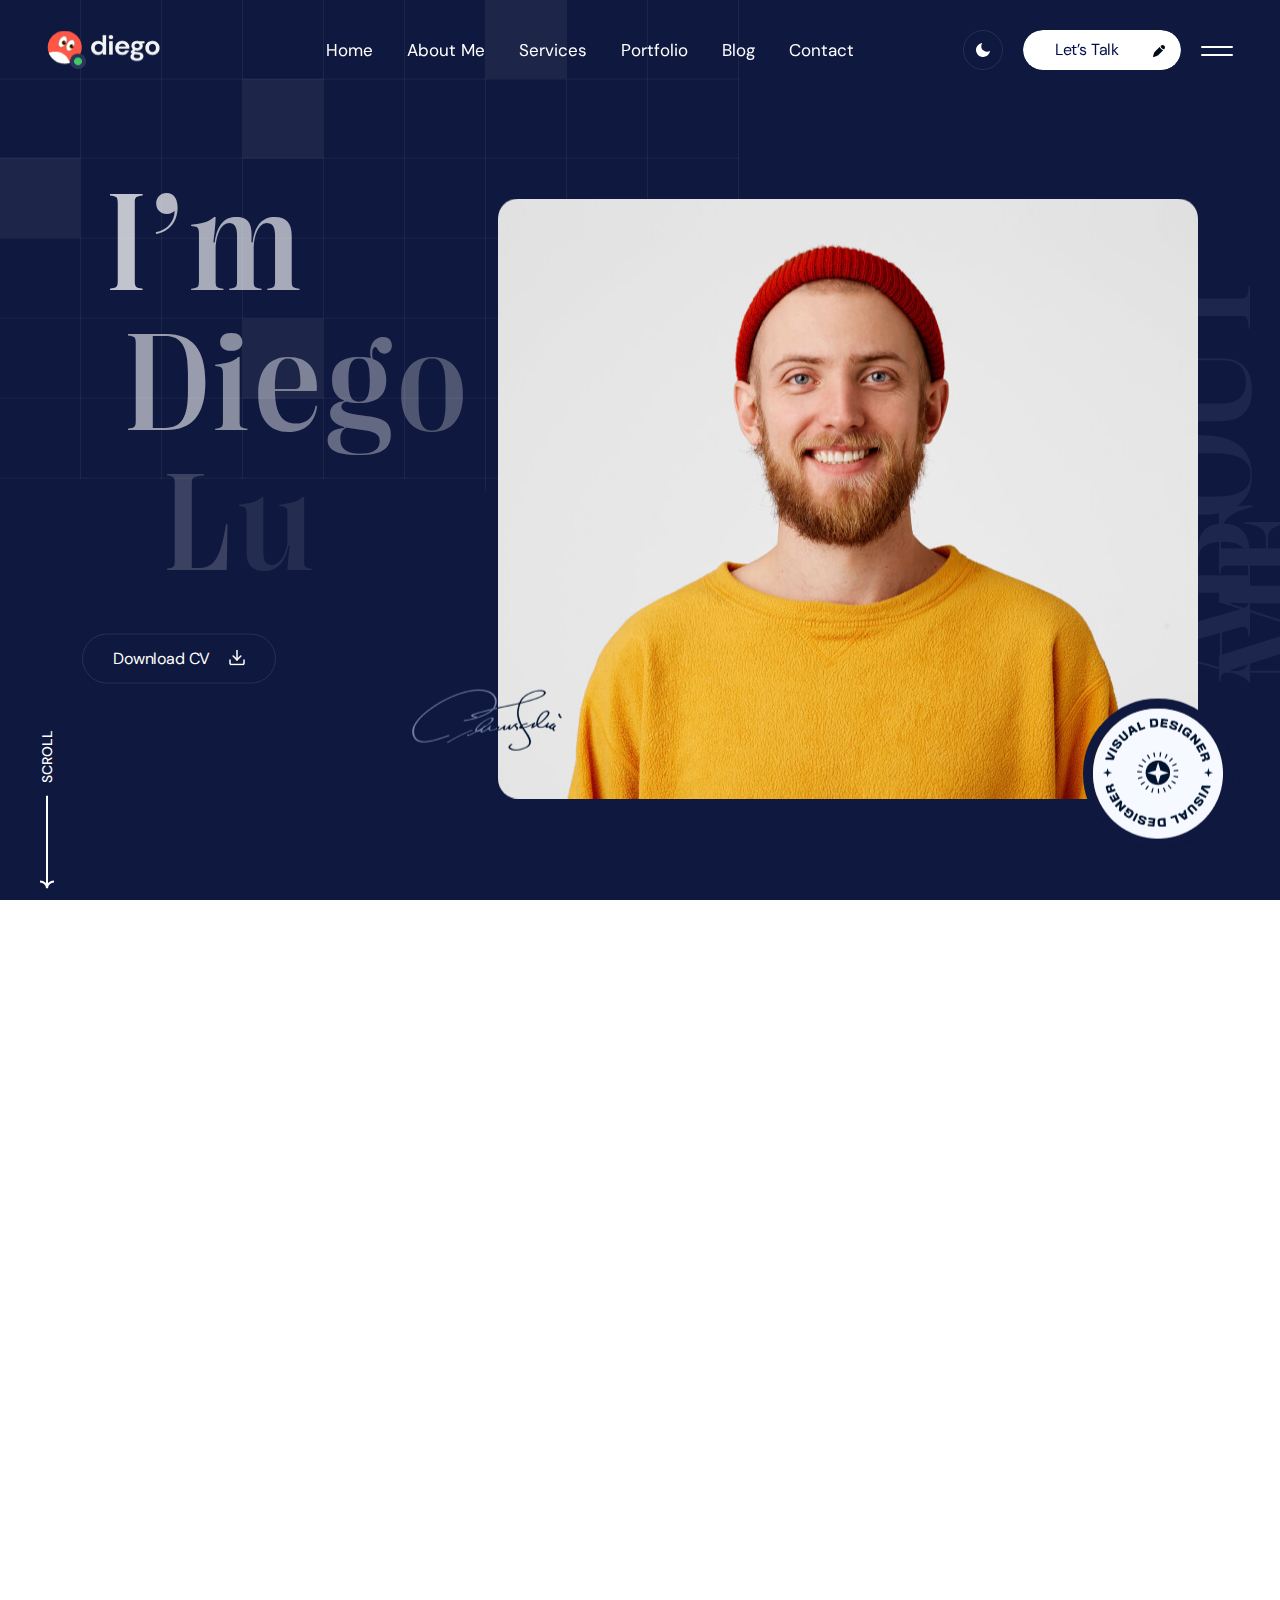
<file: about-me.html>
<!doctype html>
<html class="no-js" lang="zxx">

<head>
   <meta charset="utf-8">
   <meta http-equiv="x-ua-compatible" content="ie=edge">
   <title>Vlad Tkachenko Personal Website</title>
   <meta name="description" content="">
   <meta name="viewport" content="width=device-width, initial-scale=1">

   <!-- Place favicon.ico in the root directory -->
   <link rel="shortcut icon" type="image/x-icon" href="assets/img/logo/favicon.png">

   <!-- CSS here -->
   <link rel="stylesheet" href="assets/css/bootstrap.css">
   <link rel="stylesheet" href="assets/css/animate.css">
   <link rel="stylesheet" href="assets/css/custom-animation.css">
   <link rel="stylesheet" href="assets/css/swiper-bundle.css">
   <link rel="stylesheet" href="assets/css/slick.css">
   <link rel="stylesheet" href="assets/css/nice-select.css">
   <link rel="stylesheet" href="assets/css/magnific-popup.css">
   <link rel="stylesheet" href="assets/css/font-awesome-pro.css">
   <link rel="stylesheet" href="assets/css/spacing.css">
   <link rel="stylesheet" href="assets/css/main.css">
</head>

<body>
   <!--[if lte IE 9]>
      <p class="browserupgrade">You are using an <strong>outdated</strong> browser. Please <a href="https://browsehappy.com/">upgrade your browser</a> to improve your experience and security.</p>
      <![endif]-->



   <!-- pre loader area start -->
   <div id="loading">
      <div id="loading-center">
         <div id="loading-center-absolute">
            <!-- loading content here -->
            <div class="preloader__content text-center">
               <div class="preloader__top-text d-flex align-items-center justify-content-between">
                  <p class="preloader__loading text-start">Loading</p>
                  <h2 id="tp-loading-number" class="text-end"></h2>
               </div>
               <div id="tp-loading-bar" class="preloader__bar">
                  <div id="tp-loading-line" class="preloader__bar-inner"></div>
               </div>
            </div>
         </div>
      </div>  
   </div>
   <!-- pre loader area end -->

   <!-- back to top start -->
   <div class="back-to-top-wrapper">
      <button id="back_to_top" type="button" class="back-to-top-btn">
         <svg width="12" height="7" viewBox="0 0 12 7" fill="none" xmlns="http://www.w3.org/2000/svg">
            <path d="M11 6L6 1L1 6" stroke="currentColor" stroke-width="1.5" stroke-linecap="round"
               stroke-linejoin="round" />
         </svg>
      </button>
   </div>
   <!-- back to top end -->

   <!-- offcanvas area end -->
   <div class="tp-offcanvas-area">
      <div class="tp-offcanvas-bg is-left"></div>
      <div class="tp-offcanvas-bg is-right d-none d-md-block">
         <div class="tp-offcanvas-shape">
            <img class="tp-offcanvas-shape-1" src="assets/img/offcanvas/bg-shape-2.png" alt="">
         </div>
      </div>

      <div class="tp-offcanvas-wrapper-2">
         <div class="tp-offcanvas-left">
            <div class="tp-offcanvas-left-wrap d-flex justify-content-between align-items-center">
               <div class="tpoffcanvas__logo">
                  <img class="logo-white" src="assets/img/logo/logo.png" alt="">
                  <img class="logo-black" src="assets/img/logo/logo-black.png" alt="">
               </div>
               <div class="tp-offcanvas-close d-md-none text-end">
                  <button class="tp-offcanvas-close-btn tp-offcanvas-close-btn">
                     <span class="text">
                        <span>close</span>
                     </span>
   
                     <span class="d-inline-block">
                        <span>
                           <svg width="38" height="38" viewBox="0 0 38 38" fill="none"
                              xmlns="http://www.w3.org/2000/svg">
                              <path d="M9.80859 9.80762L28.1934 28.1924" stroke="currentColor" stroke-width="1.5"
                                 stroke-linecap="round" stroke-linejoin="round" />
                              <path d="M9.80859 28.1924L28.1934 9.80761" stroke="currentColor" stroke-width="1.5"
                                 stroke-linecap="round" stroke-linejoin="round" />
                           </svg>
                        </span>
                     </span>
                     
                  </button>
               </div>
            </div>
            <div class="tp-main-menu-mobile menu-hover-active counter-row">
               <nav></nav>
            </div>
         </div>
         <div class="tp-offcanvas-right d-none d-md-block">
            <div class="tp-offcanvas-close text-end">
               <button class="tp-offcanvas-close-btn tp-offcanvas-close-btn">
                  <span class="text">
                     <span>close</span>
                  </span>

                  <span class="d-inline-block">
                     <span>
                        <svg width="38" height="38" viewBox="0 0 38 38" fill="none"
                           xmlns="http://www.w3.org/2000/svg">
                           <path d="M9.80859 9.80762L28.1934 28.1924" stroke="currentColor" stroke-width="1.5"
                              stroke-linecap="round" stroke-linejoin="round" />
                           <path d="M9.80859 28.1924L28.1934 9.80761" stroke="currentColor" stroke-width="1.5"
                              stroke-linecap="round" stroke-linejoin="round" />
                        </svg>
                     </span>
                  </span>
                  
               </button>
            </div>
            <div class="tp-offcanvas-right-inner d-flex flex-column justify-content-between h-100">
               
               <div class="tpoffcanvas__right-info">
                  <div class="tpoffcanvas__tel">
                     <a href="tel:61404093954">+61404093 954</a>
                  </div>
                  <div class="tpoffcanvas__mail">
                     <a href="mailto:vlad@doitwise.co">
                        hello <span class="__cf_email__" data-cfemail="b8dbd7d6ccd9dbccf8dcd1dddfd796dbd7d5">vlad@doitwise.co</span></a>
                  </div>
                  <div class="tpoffcanvas__text">
                     <p>If in doubt. reach out.</p>
                  </div>
               </div>
               
               <div class="tpoffcanvas__social-link">
                  <ul>
                     <li><a href="#">Dribbble</a></li>
                     <li><a href="#">Instagram</a></li>
                     <li><a href="#">Linkedin</a></li>
                     <li><a href="#">Behance</a></li>
                  </ul>
               </div>
            </div>
         </div>
      </div>
   </div>
   <!-- offcanvas area start -->

   <header>
      <!-- header area start -->
      <div class="tp-header-4__area tp-header-transparent tp-header-4__mob-ptb tp-header-4__plr header">
         <div class="container-fluid">
            <div class="row align-items-center">
               <div class="col-xl-2 col-lg-6 col-md-6 col-6">
                  <div class="tp-header-3__logo">
                     <a class="logo-white" href="index.html"><img src="assets/img/logo/logo-2.png" alt=""></a>
                     <a class="logo-black" href="index.html"><img src="assets/img/logo/logo-black.png" alt=""></a>
                  </div>
               </div>
               <div class="col-xl-7 d-none d-xl-block">
                  <div class="tp-header-4__menu text-center">
                     <nav>
                        <ul>
                           <li class="has-dropdown">
                              <a href="index.html">Home</a>
                              <div class="tp-submenu submenu has-homemenu">
                                 <div class="row gx-6 row-cols-1 row-cols-md-2 row-cols-xl-3">
                                    <div class="col homemenu">
                                       <div class="homemenu-thumb mb-15">
                                          <a href="index.html"><img src="assets/img/menu/home-1.jpg" alt=""></a>
                                       </div>
                                       <div class="homemenu-content text-center">
                                          <h4 class="homemenu-title">
                                             <a href="index.html">Home 01</a>
                                          </h4>
                                       </div>
                                    </div>
                                    <div class="col homemenu">
                                       <div class="homemenu-thumb mb-15">
                                          <a href="index-2.html"><img src="assets/img/menu/home-2.jpg" alt=""></a>
                                       </div>
                                       <div class="homemenu-content text-center">
                                          <h4 class="homemenu-title">
                                             <a href="index-2.html">Home 02</a>
                                          </h4>
                                       </div>
                                    </div>
                                    <div class="col homemenu">
                                       <div class="homemenu-thumb mb-15">
                                          <a href="index.html"><img src="assets/img/menu/home-3.jpg" alt=""></a>
                                       </div>
                                       <div class="homemenu-content text-center">
                                          <h4 class="homemenu-title">
                                             <a href="index.html">Home 03</a>
                                          </h4>
                                       </div>
                                    </div>
                                 </div>
                              </div>
                           </li>
                           <li><a href="about-me.html">About Me</a></li>
                           <li><a href="service.html">Services</a>
                              <ul class="tp-submenu submenu">
                                 <li><a href="service.html">Service</a></li>
                                 <li><a href="service-details.html">Service Details</a></li>
                              </ul>
                           </li>
                           <li class="has-dropdown">
                              <a href="portfolio.html">Portfolio</a>
                              <ul class="tp-submenu submenu">
                                 <li><a href="portfolio.html">Porfolio</a></li>
                                 <li><a href="portfolio-details.html">Portfolio Details</a></li>
                              </ul>
                           </li>
                           <li class="has-dropdown">
                              <a href="blog.html">Blog</a>
                              <ul class="tp-submenu submenu">
                                 <li><a href="blog.html">Blog List</a></li>
                                 <li><a href="blog-sidebar.html">Blog Sidebar</a></li>
                                 <li><a href="blog-details.html">Blog Details</a></li>
                                 <li><a href="blog-details-2.html">Blog Details 02</a></li>
                              </ul>
                           </li>
                           <li><a href="contact.html">Contact</a></li>
                        </ul>
                     </nav>
                     <div class="offcanvas-menu-style d-none">
                        <nav class="tp-main-menu-content">
                           <ul>
                              <li class="has-dropdown">
                                 <a href="index.html">Home</a>
                                 <ul class="tp-submenu submenu">
                                    <li><a href="index.html">Freelancer</a></li>
                                    <li><a href="index-2.html">Interface Designer</a></li>
                                    <li><a href="index.html">Web Developer</a></li>
                                 </ul>
                              </li>
                              <li><a href="about-me.html">About Me</a></li>
                              <li><a href="service.html">Services</a>
                                 <ul class="tp-submenu submenu">
                                    <li><a href="service.html">Service</a></li>
                                    <li><a href="service-details.html">Service Details</a></li>
                                 </ul>
                              </li>
                              <li class="has-dropdown">
                                 <a href="portfolio.html">Portfolio</a>
                                 <ul class="tp-submenu submenu">
                                    <li><a href="portfolio.html">Porfolio</a></li>
                                    <li><a href="portfolio-details.html">Portfolio Details</a></li>
                                 </ul>
                              </li>
                              <li class="has-dropdown">
                                 <a href="blog.html">Blog</a>
                                 <ul class="tp-submenu submenu">
                                    <li><a href="blog.html">Blog List</a></li>
                                    <li><a href="blog-sidebar.html">Blog Sidebar</a></li>
                                    <li><a href="blog-details.html">Blog Details</a></li>
                                    <li><a href="blog-details-2.html">Blog Details 02</a></li>
                                 </ul>
                              </li>
                              <li><a href="contact.html">Contact</a></li>
                           </ul>
                        </nav>
                     </div>
                  </div>
               </div>
               <div class="col-xl-3 col-lg-6 col-md-6 col-6">
                  <div class="tp-header-3__right-action d-flex align-items-center justify-content-end">
                     <div class="tp-theme-toggle-single">
                        <label class="tp-theme-toggle-main themepure-theme-toggle">
                           <span class="dark">
                              <svg width="14" height="14" viewBox="0 0 14 14" fill="none"
                                 xmlns="http://www.w3.org/2000/svg">
                                 <path
                                    d="M14 7.63063C13.8774 8.95738 13.3795 10.2218 12.5645 11.2759C11.7495 12.33 10.6512 13.1301 9.39801 13.5828C8.14485 14.0354 6.78869 14.1218 5.48822 13.8319C4.18775 13.5419 2.99676 12.8875 2.05461 11.9454C1.11246 11.0032 0.458115 9.81225 0.168141 8.51178C-0.121832 7.21131 -0.0354396 5.85515 0.41721 4.60199C0.86986 3.34883 1.67005 2.2505 2.72413 1.43552C3.77822 0.620536 5.04262 0.122609 6.36937 0C5.5926 1.05088 5.21881 2.34566 5.31599 3.64884C5.41317 4.95202 5.97487 6.17704 6.89892 7.10109C7.82296 8.02513 9.04798 8.58683 10.3512 8.68401C11.6543 8.78119 12.9491 8.4074 14 7.63063Z"
                                    fill="white" />
                              </svg>
                           </span>
                           <input type="checkbox" class="themepure-theme-toggle-input">
                           <span class="light">
                              <svg width="21" height="20" viewBox="0 0 21 20" fill="none"
                                 xmlns="http://www.w3.org/2000/svg">
                                 <path
                                    d="M10.0581 14.2166C12.3522 14.2166 14.212 12.3569 14.212 10.0628C14.212 7.7687 12.3522 5.90897 10.0581 5.90897C7.76403 5.90897 5.9043 7.7687 5.9043 10.0628C5.9043 12.3569 7.76403 14.2166 10.0581 14.2166Z"
                                    fill="#FFC05A" />
                                 <path d="M10 1V2.63636" stroke="#FFC05A" stroke-width="2" stroke-linecap="round"
                                    stroke-linejoin="round" />
                                 <path d="M10 17.3637V19.0001" stroke="#FFC05A" stroke-width="2" stroke-linecap="round"
                                    stroke-linejoin="round" />
                                 <path d="M3.63477 3.63455L4.79658 4.79637" stroke="#FFC05A" stroke-width="2"
                                    stroke-linecap="round" stroke-linejoin="round" />
                                 <path d="M15.2031 15.2036L16.3649 16.3654" stroke="#FFC05A" stroke-width="2"
                                    stroke-linecap="round" stroke-linejoin="round" />
                                 <path d="M1 10.0001H2.63636" stroke="#FFC05A" stroke-width="2" stroke-linecap="round"
                                    stroke-linejoin="round" />
                                 <path d="M17.3652 10.0001H19.0016" stroke="#FFC05A" stroke-width="2"
                                    stroke-linecap="round" stroke-linejoin="round" />
                                 <path d="M3.63477 16.3654L4.79658 15.2036" stroke="#FFC05A" stroke-width="2"
                                    stroke-linecap="round" stroke-linejoin="round" />
                                 <path d="M15.2031 4.79637L16.3649 3.63455" stroke="#FFC05A" stroke-width="2"
                                    stroke-linecap="round" stroke-linejoin="round" />
                              </svg>
                           </span>
                        </label>
                     </div>
                     <div class="tp-header-3__btn d-none d-md-block">
                        <a class="tp-btn-white" href="contact.html">
                           Let’s Talk
                           <span>
                              <svg width="12" height="12" viewBox="0 0 12 12" fill="none"
                                 xmlns="http://www.w3.org/2000/svg">
                                 <path
                                    d="M4.9297 10.3651C5.12061 10.2162 5.29376 10.043 5.64006 9.69671L9.95722 5.37954C10.0616 5.27517 10.0138 5.0954 9.87438 5.04702C9.36479 4.87022 8.70189 4.53829 8.0818 3.9182C7.46171 3.29811 7.12978 2.63521 6.95299 2.12562C6.9046 1.98617 6.72483 1.9384 6.62046 2.04278L2.30329 6.35994L2.30328 6.35995C1.95699 6.70624 1.78385 6.87939 1.63494 7.0703C1.45928 7.29551 1.30868 7.53919 1.18581 7.79701C1.08164 8.01558 1.00421 8.24789 0.849336 8.71249L0.649225 9.31283L0.331026 10.2674L0.0326691 11.1625C-0.0435433 11.3911 0.0159628 11.6432 0.186379 11.8136C0.356795 11.984 0.608868 12.0435 0.837505 11.9673L1.73258 11.669L2.68717 11.3508L3.28751 11.1507C3.75211 10.9958 3.98442 10.9184 4.20299 10.8142C4.46082 10.6913 4.70449 10.5407 4.9297 10.3651Z"
                                    fill="currentcolor" />
                                 <path
                                    d="M11.3089 4.02783C12.2304 3.10641 12.2304 1.61249 11.3089 0.691067C10.3875 -0.230356 8.89359 -0.230356 7.97217 0.691067L7.83337 0.82986C7.69944 0.963792 7.63876 1.15087 7.67222 1.3373C7.69327 1.45458 7.73229 1.62603 7.80327 1.83063C7.94522 2.23979 8.21329 2.77689 8.7182 3.2818C9.22311 3.78671 9.76021 4.05478 10.1694 4.19673C10.374 4.26772 10.5454 4.30673 10.6627 4.32778C10.8491 4.36124 11.0362 4.30056 11.1701 4.16663L11.3089 4.02783Z"
                                    fill="currentcolor" />
                              </svg>
                           </span>
                        </a>
                     </div>
                     <div class="tp-header-3__bar">
                        <button class=" tp-menu-bar tp-offcanvas-open-btn">
                           <svg width="32" height="10" viewBox="0 0 32 10" fill="none" xmlns="http://www.w3.org/2000/svg">
                              <path d="M31 1H1" stroke="currentcolor" stroke-width="2" stroke-linecap="round" />
                              <path d="M31 9H1" stroke="currentcolor" stroke-width="2" stroke-linecap="round" />
                           </svg>
                        </button>
                     </div>
                  </div>
               </div>
            </div>
         </div>
      </div>
      <!-- header area end -->
   </header>

   <header>
      <!-- header area start -->
      <div class="tp-header-4__area tp-header-transparent tp-header-4__mob-ptb tp-header-4__plr tp-int-menu tp-header-sticky-cloned">
         <div class="container-fluid">
            <div class="row align-items-center">
               <div class="col-xl-2 col-lg-6 col-md-6 col-6">
                  <div class="tp-header-3__logo">
                     <a class="logo-white" href="index.html"><img src="assets/img/logo/logo-2.png" alt=""></a>
                     <a class="logo-black" href="index.html"><img src="assets/img/logo/logo-black.png" alt=""></a>
                  </div>
               </div>
               <div class="col-xl-7 d-none d-xl-block">
                  <div class="tp-header-4__menu text-center">
                     <nav>
                        <ul>
                           <li class="has-dropdown">
                              <a href="index.html">Home</a>
                              <div class="tp-submenu submenu has-homemenu">
                                 <div class="row gx-6 row-cols-1 row-cols-md-2 row-cols-xl-3">
                                    <div class="col homemenu">
                                       <div class="homemenu-thumb mb-15">
                                          <a href="index.html"><img src="assets/img/menu/home-1.jpg" alt=""></a>
                                       </div>
                                       <div class="homemenu-content text-center">
                                          <h4 class="homemenu-title">
                                             <a href="index.html">Home 01</a>
                                          </h4>
                                       </div>
                                    </div>
                                    <div class="col homemenu">
                                       <div class="homemenu-thumb mb-15">
                                          <a href="index-2.html"><img src="assets/img/menu/home-2.jpg" alt=""></a>
                                       </div>
                                       <div class="homemenu-content text-center">
                                          <h4 class="homemenu-title">
                                             <a href="index-2.html">Home 02</a>
                                          </h4>
                                       </div>
                                    </div>
                                    <div class="col homemenu">
                                       <div class="homemenu-thumb mb-15">
                                          <a href="index.html"><img src="assets/img/menu/home-3.jpg" alt=""></a>
                                       </div>
                                       <div class="homemenu-content text-center">
                                          <h4 class="homemenu-title">
                                             <a href="index.html">Home 03</a>
                                          </h4>
                                       </div>
                                    </div>
                                 </div>
                              </div>
                           </li>
                           <li><a href="about-me.html">About Me</a></li>
                           <li><a href="service.html">Services</a>
                              <ul class="tp-submenu submenu">
                                 <li><a href="service.html">Service</a></li>
                                 <li><a href="service-details.html">Service Details</a></li>
                              </ul>
                           </li>
                           <li class="has-dropdown">
                              <a href="portfolio.html">Portfolio</a>
                              <ul class="tp-submenu submenu">
                                 <li><a href="portfolio.html">Porfolio</a></li>
                                 <li><a href="portfolio-details.html">Portfolio Details</a></li>
                              </ul>
                           </li>
                           <li class="has-dropdown">
                              <a href="blog.html">Blog</a>
                              <ul class="tp-submenu submenu">
                                 <li><a href="blog.html">Blog List</a></li>
                                 <li><a href="blog-sidebar.html">Blog Sidebar</a></li>
                                 <li><a href="blog-details.html">Blog Details</a></li>
                                 <li><a href="blog-details-2.html">Blog Details 02</a></li>
                              </ul>
                           </li>
                           <li><a href="contact.html">Contact</a></li>
                        </ul>
                     </nav>
                     <div class="offcanvas-menu-style d-none">
                        <nav class="tp-main-menu-content">
                           <ul>
                              <li class="has-dropdown">
                                 <a href="index.html">Home</a>
                                 <ul class="tp-submenu submenu">
                                    <li><a href="index.html">Freelancer</a></li>
                                    <li><a href="index-2.html">Interface Designer</a></li>
                                    <li><a href="index.html">Web Developer</a></li>
                                 </ul>
                              </li>
                              <li><a href="about-me.html">About Me</a></li>
                              <li><a href="service.html">Services</a>
                                 <ul class="tp-submenu submenu">
                                    <li><a href="service.html">Service</a></li>
                                    <li><a href="service-details.html">Service Details</a></li>
                                 </ul>
                              </li>
                              <li class="has-dropdown">
                                 <a href="portfolio.html">Portfolio</a>
                                 <ul class="tp-submenu submenu">
                                    <li><a href="portfolio.html">Porfolio</a></li>
                                    <li><a href="portfolio-details.html">Portfolio Details</a></li>
                                 </ul>
                              </li>
                              <li class="has-dropdown">
                                 <a href="blog.html">Blog</a>
                                 <ul class="tp-submenu submenu">
                                    <li><a href="blog.html">Blog List</a></li>
                                    <li><a href="blog-sidebar.html">Blog Sidebar</a></li>
                                    <li><a href="blog-details.html">Blog Details</a></li>
                                    <li><a href="blog-details-2.html">Blog Details 02</a></li>
                                 </ul>
                              </li>
                              <li><a href="contact.html">Contact</a></li>
                           </ul>
                        </nav>
                     </div>
                  </div>
               </div>
               <div class="col-xl-3 col-lg-6 col-md-6 col-6">
                  <div class="tp-header-3__right-action d-flex align-items-center justify-content-end">
                     <div class="tp-theme-toggle-single">
                        <label class="tp-theme-toggle-main themepure-theme-toggle">
                           <span class="dark">
                              <svg width="14" height="14" viewBox="0 0 14 14" fill="none"
                                 xmlns="http://www.w3.org/2000/svg">
                                 <path
                                    d="M14 7.63063C13.8774 8.95738 13.3795 10.2218 12.5645 11.2759C11.7495 12.33 10.6512 13.1301 9.39801 13.5828C8.14485 14.0354 6.78869 14.1218 5.48822 13.8319C4.18775 13.5419 2.99676 12.8875 2.05461 11.9454C1.11246 11.0032 0.458115 9.81225 0.168141 8.51178C-0.121832 7.21131 -0.0354396 5.85515 0.41721 4.60199C0.86986 3.34883 1.67005 2.2505 2.72413 1.43552C3.77822 0.620536 5.04262 0.122609 6.36937 0C5.5926 1.05088 5.21881 2.34566 5.31599 3.64884C5.41317 4.95202 5.97487 6.17704 6.89892 7.10109C7.82296 8.02513 9.04798 8.58683 10.3512 8.68401C11.6543 8.78119 12.9491 8.4074 14 7.63063Z"
                                    fill="white" />
                              </svg>
                           </span>
                           <input type="checkbox" class="themepure-theme-toggle-input">
                           <span class="light">
                              <svg width="21" height="20" viewBox="0 0 21 20" fill="none"
                                 xmlns="http://www.w3.org/2000/svg">
                                 <path
                                    d="M10.0581 14.2166C12.3522 14.2166 14.212 12.3569 14.212 10.0628C14.212 7.7687 12.3522 5.90897 10.0581 5.90897C7.76403 5.90897 5.9043 7.7687 5.9043 10.0628C5.9043 12.3569 7.76403 14.2166 10.0581 14.2166Z"
                                    fill="#FFC05A" />
                                 <path d="M10 1V2.63636" stroke="#FFC05A" stroke-width="2" stroke-linecap="round"
                                    stroke-linejoin="round" />
                                 <path d="M10 17.3637V19.0001" stroke="#FFC05A" stroke-width="2" stroke-linecap="round"
                                    stroke-linejoin="round" />
                                 <path d="M3.63477 3.63455L4.79658 4.79637" stroke="#FFC05A" stroke-width="2"
                                    stroke-linecap="round" stroke-linejoin="round" />
                                 <path d="M15.2031 15.2036L16.3649 16.3654" stroke="#FFC05A" stroke-width="2"
                                    stroke-linecap="round" stroke-linejoin="round" />
                                 <path d="M1 10.0001H2.63636" stroke="#FFC05A" stroke-width="2" stroke-linecap="round"
                                    stroke-linejoin="round" />
                                 <path d="M17.3652 10.0001H19.0016" stroke="#FFC05A" stroke-width="2"
                                    stroke-linecap="round" stroke-linejoin="round" />
                                 <path d="M3.63477 16.3654L4.79658 15.2036" stroke="#FFC05A" stroke-width="2"
                                    stroke-linecap="round" stroke-linejoin="round" />
                                 <path d="M15.2031 4.79637L16.3649 3.63455" stroke="#FFC05A" stroke-width="2"
                                    stroke-linecap="round" stroke-linejoin="round" />
                              </svg>
                           </span>
                        </label>
                     </div>
                     <div class="tp-header-3__btn d-none d-md-block">
                        <a class="tp-btn-white" href="contact.html">
                           Let’s Talk
                           <span>
                              <svg width="12" height="12" viewBox="0 0 12 12" fill="none"
                                 xmlns="http://www.w3.org/2000/svg">
                                 <path
                                    d="M4.9297 10.3651C5.12061 10.2162 5.29376 10.043 5.64006 9.69671L9.95722 5.37954C10.0616 5.27517 10.0138 5.0954 9.87438 5.04702C9.36479 4.87022 8.70189 4.53829 8.0818 3.9182C7.46171 3.29811 7.12978 2.63521 6.95299 2.12562C6.9046 1.98617 6.72483 1.9384 6.62046 2.04278L2.30329 6.35994L2.30328 6.35995C1.95699 6.70624 1.78385 6.87939 1.63494 7.0703C1.45928 7.29551 1.30868 7.53919 1.18581 7.79701C1.08164 8.01558 1.00421 8.24789 0.849336 8.71249L0.649225 9.31283L0.331026 10.2674L0.0326691 11.1625C-0.0435433 11.3911 0.0159628 11.6432 0.186379 11.8136C0.356795 11.984 0.608868 12.0435 0.837505 11.9673L1.73258 11.669L2.68717 11.3508L3.28751 11.1507C3.75211 10.9958 3.98442 10.9184 4.20299 10.8142C4.46082 10.6913 4.70449 10.5407 4.9297 10.3651Z"
                                    fill="currentcolor" />
                                 <path
                                    d="M11.3089 4.02783C12.2304 3.10641 12.2304 1.61249 11.3089 0.691067C10.3875 -0.230356 8.89359 -0.230356 7.97217 0.691067L7.83337 0.82986C7.69944 0.963792 7.63876 1.15087 7.67222 1.3373C7.69327 1.45458 7.73229 1.62603 7.80327 1.83063C7.94522 2.23979 8.21329 2.77689 8.7182 3.2818C9.22311 3.78671 9.76021 4.05478 10.1694 4.19673C10.374 4.26772 10.5454 4.30673 10.6627 4.32778C10.8491 4.36124 11.0362 4.30056 11.1701 4.16663L11.3089 4.02783Z"
                                    fill="currentcolor" />
                              </svg>
                           </span>
                        </a>
                     </div>
                     <div class="tp-header-3__bar">
                        <button class=" tp-menu-bar tp-offcanvas-open-btn">
                           <svg width="32" height="10" viewBox="0 0 32 10" fill="none" xmlns="http://www.w3.org/2000/svg">
                              <path d="M31 1H1" stroke="currentcolor" stroke-width="2" stroke-linecap="round" />
                              <path d="M31 9H1" stroke="currentcolor" stroke-width="2" stroke-linecap="round" />
                           </svg>
                        </button>
                     </div>
                  </div>
               </div>
            </div>
         </div>
      </div>
      <!-- header area start -->
   </header>


   <div id="smooth-wrapper" class="black-bg-3">
      <div id="smooth-content">


         <main>

            <!-- ab hero area start -->
            <div class="ab-hero__area ab-hero__customize ab-hero__ptb black-bg-3 p-relative z-index-1 fix">
               <div class="ab-hero__shape-1">
                  <img src="assets/img/hero/hero-shape-2-1.png" alt="">
               </div>
               <div class="ab-hero__text d-none d-lg-block col-md-4">
                  <span>About Me</span>
               </div>
               <div class="smooth">
                  <a href="#about-info-area" class="d-none d-xl-block">
                     <div class="tp-hero-3__scrool-down">
                        <span class="text">Scroll</span>
                        <span>
                           <svg width="14" height="93" viewBox="0 0 14 93" fill="none" xmlns="http://www.w3.org/2000/svg">
                              <path d="M14 85.8995C10.1308 85.8995 6.9999 88.9319 6.9999 92.6793" stroke="white"
                                 stroke-width="2" stroke-miterlimit="10" />
                              <path d="M7 92.6793C7 88.9319 3.86911 85.8995 -0.000102413 85.8995" stroke="white"
                                 stroke-width="2" stroke-miterlimit="10" />
                              <path d="M7 0L7 90" stroke="white" stroke-width="2" stroke-miterlimit="10" />
                           </svg>
                        </span>
                     </div>
                  </a>
               </div>
               <div class="container">
                  <div class="row">
                     <div class="col-xl-4 col-lg-5">
                        <div class="ab-hero__title-box">
                           <h3 class="ab-hero__title tp-char-animation">I’m Diego Luna</h3>
                        </div>
                        <div class="ab-hero__btn-box">
                           <a class="tp-btn-border-sm" href="assets/img/cv/mycv.docx">
                              Download CV
                              <span>
                                 <svg width="16" height="16" viewBox="0 0 16 16" fill="none"
                                    xmlns="http://www.w3.org/2000/svg">
                                    <path
                                       d="M15 10.3331V13.4442C15 13.8568 14.8361 14.2525 14.5444 14.5442C14.2527 14.8359 13.857 14.9998 13.4444 14.9998H2.55556C2.143 14.9998 1.74733 14.8359 1.45561 14.5442C1.16389 14.2525 1 13.8568 1 13.4442V10.3331"
                                       stroke="currentColor" stroke-width="1.5" stroke-linecap="round"
                                       stroke-linejoin="round" />
                                    <path d="M4.11328 6.44458L8.00217 10.3335L11.8911 6.44458" stroke="currentColor"
                                       stroke-width="1.5" stroke-linecap="round" stroke-linejoin="round" />
                                    <path d="M8 10.3333V1" stroke="currentColor" stroke-width="1.5"
                                       stroke-linecap="round" stroke-linejoin="round" />
                                 </svg>
                              </span>
                           </a>
                        </div>
                     </div>
                     <div class="col-xl-8 col-lg-7">
                        <div class="ab-hero__right-box text-end p-relative mt-25 wow tpfadeLeft" data-wow-duration=".9s" data-wow-delay=".5s">
                           <div class="ab-hero__signature">
                              <img src="assets/img/hero/ab-signature.jpg" alt="">
                           </div>
                           <div class="ab-hero__circle">
                              <img class="tp-rotate-center" src="assets/img/hero/ab-circle-img.png" alt="">
                           </div>
                           <div class="ab-hero__big-img">
                              <img src="assets/img/hero/ab-hero-1.jpg" alt="">
                           </div>
                        </div>
                     </div>
                  </div>
               </div>
            </div>
            <!-- ab hero area end -->


            <!-- ab info area start -->
            <div id="about-info-area" class="ab-info__area black-bg-3 pb-160">
               <div class="container">
                  <div class="row">
                     <div class="col-xl-12">
                        <div class="ab-info__text">

                           <div>
                              I’m Diego <span class="line"></span> a self though & self learned designer
                              based in USA. I started as a financial planner & social
                              media marketer, but now I do mix of everything from

                              <a class="tp-hover-reveal-item" href="#">
                                 Product Design
                                 <span></span>
                                 <div class="tp-hover-reveal-bg" data-background="assets/img/about/ab-1.png"></div>
                              </a>,
                              <a class="tp-hover-reveal-item" href="#">
                                 Photography
                                 <span></span>
                                 <div class="tp-hover-reveal-bg" data-background="assets/img/about/ab-2.png"></div>
                              </a> ,
                              <a class="tp-hover-reveal-item" href="#">
                                 Web Design
                                 <span></span>
                                 <div class="tp-hover-reveal-bg" data-background="assets/img/about/ab-3.png"></div>
                              </a> &
                              <a class="tp-hover-reveal-item" href="#">
                                 Graphic Design
                                 <span></span>
                                 <div class="tp-hover-reveal-bg" data-background="assets/img/about/ab-4.png"></div>
                              </a>

                           </div>


                        </div>
                     </div>
                  </div>
               </div>
            </div>
            <!-- ab info area end -->

            <!-- ab personal info area start -->
            <div class="ab-personal-info__area black-bg-3 pb-30 tp-personal-info-pin-section">
               <div class="container">
                  <div class="row">
                     <div class="col-xl-6 col-lg-6">
                        <div class=" tp-personal-info-pin">
                           <div class="ab-personal-info__left-box mr-200">
                              <div class="tp-services-wrapper tp-services-capsule-wrapper p-relative"
                                 data-tp-throwable-scene="true">
                                 <div class="ab-personal-info__left-content">
                                    <h4 class="ab-personal-info__left-content-title">
                                       <span>
                                          <svg width="28" height="28" viewBox="0 0 28 28" fill="none"
                                             xmlns="http://www.w3.org/2000/svg">
                                             <path
                                                d="M26.7012 1.29878C25.8354 0.433026 24.7007 0.00012207 23.5659 0.00012207C22.4311 0.00012207 21.2964 0.433085 20.4306 1.29878L18.792 2.93738L25.0623 9.20812L26.7012 7.56934C27.567 6.70353 27.9999 5.56887 27.9999 4.43409C27.9999 3.29925 27.567 2.16446 26.7012 1.29878Z"
                                                fill="currentcolor" />
                                             <path
                                                d="M1.96617 19.7631L0.108182 21.6212L0 27.9999L6.37874 27.8917L8.23685 26.0336L1.96617 19.7631Z"
                                                fill="currentcolor" />
                                             <path
                                                d="M17.9672 3.76208L11.5667 10.1625L2.79102 18.9382L9.06158 25.2088L17.8373 16.4331L24.2376 10.0329L17.9672 3.76208ZM10.1426 18.6818L9.31775 17.857L10.1238 17.0509L10.9487 17.8758L10.1426 18.6818ZM12.2686 16.5558L11.4437 15.731L12.2686 14.9061L13.0934 15.731L12.2686 16.5558ZM14.4134 14.4111L13.5886 13.5862L14.414 12.7614L15.2388 13.5862L14.4134 14.4111ZM16.5587 12.2662L15.7339 11.4414L16.5587 10.6166L17.3836 11.4414L16.5587 12.2662Z"
                                                fill="currentcolor" />
                                             <path d="M27.9982 26.8334H13.3506V28H27.9982V26.8334Z" fill="currentcolor" />
                                          </svg>
                                       </span>
                                       Personal Info
                                    </h4>
                                    <p>Perceived end knowledge certainly day sweetness why cordially.</p>
                                    <a href="mailto:vlad@doitwise.co"><span class="__cf_email__" data-cfemail="187d60797568747d587f75797174367b7775">vlad@doitwise.co</span></a>
                                    <a href="tel:+4912345678"><span><img src="assets/img/about/whatsap.png"
                                             alt=""></span> +491 234 5678</a>
                                 </div>
                                 <div class="tp-services-capsule-item-wrapper">
                                    <p data-tp-throwable-el="">
                                       <span class="tp-services-capsule-item" data-bg-color="#00CC97">Frontend</span>
                                    </p>
                                    <p data-tp-throwable-el="">
                                       <span class="tp-services-capsule-item" data-bg-color="#FF759C">Phototyping</span>
                                    </p>
                                    <p data-tp-throwable-el="">
                                       <span class="tp-services-capsule-item" data-bg-color="#FFDB59"
                                          data-text-color="#121212">Design solutions</span>
                                    </p>
                                    <p data-tp-throwable-el="">
                                       <span class="tp-services-capsule-item" data-bg-color="#FFDB59"
                                          data-text-color="#121212">Consulting</span>
                                    </p>
                                    <p data-tp-throwable-el="">
                                       <span class="tp-services-capsule-item" data-bg-color="#00CC97">Brand
                                          strategy</span>
                                    </p>
                                    <p data-tp-throwable-el="">
                                       <span class="tp-services-capsule-item" data-bg-color="#FFDB59"
                                          data-text-color="#121212">Consulting</span>
                                    </p>
                                    <p data-tp-throwable-el="">
                                       <span class="tp-services-capsule-item" data-bg-color="#00CC97">Brand
                                          strategy</span>
                                    </p>
                                    <p data-tp-throwable-el="">
                                       <span class="tp-services-capsule-item" data-bg-color="#19B3F1">UI/UX
                                          Design</span>
                                    </p>
                                    <p data-tp-throwable-el="">
                                       <span class="">
                                          <img src="assets/img/services/shape/services-shape-1.png" alt="">
                                       </span>
                                    </p>
                                    <p data-tp-throwable-el="">
                                       <span class="">
                                          <img src="assets/img/services/shape/services-shape-2.png" alt="">
                                       </span>
                                    </p>
                                 </div>
                              </div>
                           </div>
                        </div>
                     </div>
                     <div class="col-xl-6 col-lg-6">
                        <div class="ab-personal-info__right-wrap">
                           <div class="ab-personal-info__skill mb-85 wow tpfadeRight" data-wow-duration=".9s" data-wow-delay=".3s">
                              <h4 class="ab-personal-info__right-title">
                                 <span>
                                    <svg width="34" height="34" viewBox="0 0 34 34" fill="none"
                                       xmlns="http://www.w3.org/2000/svg">
                                       <path fill-rule="evenodd" clip-rule="evenodd"
                                          d="M17.9306 17.0117C18.1464 17.2396 18.2808 17.5397 18.311 17.8608C18.3412 18.1819 18.2652 18.5041 18.0961 18.7726C17.9269 19.0411 17.6751 19.2391 17.3835 19.333C17.0918 19.4269 16.7784 19.4108 16.4968 19.2875C16.2151 19.1641 15.9825 18.9412 15.8387 18.6567C15.6949 18.3721 15.6488 18.0436 15.7082 17.7271C15.7676 17.4106 15.9288 17.1257 16.1645 16.921C16.4001 16.7162 16.6955 16.6043 17.0003 16.6043C17.1731 16.6042 17.3442 16.64 17.5038 16.7099C17.6634 16.7798 17.8085 16.8824 17.9307 17.0117H17.9306ZM17.5155 20.4206V27.4166H20.9695C21.014 27.3602 21.0689 27.3138 21.1308 27.2805C22.9641 26.298 24.4315 24.6905 25.2963 22.7172C26.1612 20.7439 26.3731 18.5197 25.8978 16.4033C25.4226 14.287 24.288 12.4017 22.6769 11.0514C21.0658 9.7011 19.0721 8.96453 17.0173 8.96042C14.9624 8.95631 12.9661 9.6849 11.3501 11.0287C9.73424 12.3725 8.59291 14.2533 8.11015 16.3678C7.62739 18.4822 7.83133 20.7072 8.68911 22.6839C9.54689 24.6607 11.0085 26.2741 12.8383 27.2639C12.9136 27.2979 12.9803 27.3502 13.0328 27.4166H16.485V20.4206C15.9221 20.2863 15.4257 19.9371 15.0908 19.4397C14.7559 18.9423 14.606 18.3316 14.6698 17.7245C14.7335 17.1174 15.0065 16.5565 15.4365 16.1492C15.8665 15.7418 16.4232 15.5166 17.0002 15.5166C17.5772 15.5166 18.134 15.7418 18.564 16.1492C18.9939 16.5565 19.2669 17.1174 19.3307 17.7245C19.3945 18.3316 19.2446 18.9423 18.9097 19.4397C18.5748 19.9371 18.0784 20.2863 17.5155 20.4206ZM16.485 0.545464C16.485 0.400798 16.5393 0.262057 16.6359 0.159763C16.7325 0.0574683 16.8636 0 17.0002 0C17.1369 0 17.2679 0.0574683 17.3646 0.159763C17.4612 0.262057 17.5155 0.400798 17.5155 0.545464V4.2049C17.5155 4.34957 17.4612 4.48831 17.3646 4.5906C17.2679 4.6929 17.1369 4.75037 17.0002 4.75037C16.8636 4.75037 16.7325 4.6929 16.6359 4.5906C16.5393 4.48831 16.485 4.34957 16.485 4.2049V0.545464ZM28.2926 5.27172C28.3404 5.22106 28.3972 5.18087 28.4597 5.15344C28.5222 5.12602 28.5892 5.11189 28.6568 5.11187C28.7245 5.11184 28.7915 5.12593 28.854 5.15331C28.9165 5.1807 28.9733 5.22085 29.0211 5.27147C29.069 5.32209 29.1069 5.3822 29.1328 5.44836C29.1588 5.51451 29.1721 5.58542 29.1721 5.65704C29.1721 5.72865 29.1588 5.79957 29.133 5.86574C29.1071 5.93192 29.0692 5.99205 29.0214 6.04271L26.577 8.62978C26.4804 8.73208 26.3493 8.78956 26.2127 8.78956C26.076 8.78957 25.9449 8.73211 25.8483 8.62981C25.7517 8.52751 25.6974 8.38877 25.6974 8.24409C25.6973 8.09942 25.7516 7.96067 25.8483 7.85836L28.2926 5.27172ZM33.485 17.4517C33.6216 17.4517 33.7526 17.5091 33.8492 17.6114C33.9457 17.7136 34 17.8523 34 17.9969C34 18.1415 33.9457 18.2801 33.8492 18.3824C33.7526 18.4846 33.6216 18.542 33.485 18.542H30.0286C29.892 18.542 29.761 18.4846 29.6645 18.3824C29.5679 18.2801 29.5136 18.1415 29.5136 17.9969C29.5136 17.8523 29.5679 17.7136 29.6645 17.6114C29.761 17.5091 29.892 17.4517 30.0286 17.4517H33.485ZM29.0214 29.952C29.0692 30.0027 29.1071 30.0628 29.133 30.129C29.1588 30.1951 29.1721 30.2661 29.1721 30.3377C29.1721 30.4093 29.1588 30.4802 29.1328 30.5464C29.1069 30.6125 29.069 30.6726 29.0211 30.7232C28.9733 30.7739 28.9165 30.814 28.854 30.8414C28.7915 30.8688 28.7245 30.8829 28.6568 30.8829C28.5892 30.8828 28.5222 30.8687 28.4597 30.8413C28.3972 30.8138 28.3404 30.7737 28.2926 30.723L25.8483 28.1354C25.8004 28.0847 25.7625 28.0246 25.7366 27.9584C25.7108 27.8922 25.6975 27.8213 25.6975 27.7497C25.6975 27.6051 25.7519 27.4664 25.8485 27.3641C25.9451 27.2619 26.0762 27.2045 26.2128 27.2045C26.3494 27.2046 26.4804 27.2621 26.577 27.3644L29.0214 29.952ZM5.70781 30.723C5.61123 30.8253 5.48022 30.8828 5.34359 30.8829C5.20697 30.8829 5.07592 30.8255 4.97928 30.7232C4.88264 30.621 4.82833 30.4823 4.82828 30.3377C4.82824 30.193 4.88247 30.0543 4.97905 29.952L7.42345 27.3644C7.52003 27.2621 7.65104 27.2046 7.78766 27.2045C7.92429 27.2045 8.05534 27.2619 8.15197 27.3641C8.24861 27.4664 8.30293 27.6051 8.30297 27.7497C8.30302 27.8943 8.24879 28.0331 8.15221 28.1354L5.70781 30.723ZM0.514992 18.542C0.378407 18.542 0.247417 18.4846 0.150838 18.3824C0.0542579 18.2801 0 18.1415 0 17.9969C0 17.8523 0.0542579 17.7136 0.150838 17.6114C0.247417 17.5091 0.378407 17.4517 0.514992 17.4517H3.97178C4.10836 17.4517 4.23935 17.5091 4.33593 17.6114C4.43251 17.7136 4.48677 17.8523 4.48677 17.9969C4.48677 18.1415 4.43251 18.2801 4.33593 18.3824C4.23935 18.4846 4.10836 18.542 3.97178 18.542H0.514992ZM4.97905 6.04256C4.88409 5.93991 4.83123 5.80173 4.83197 5.65805C4.83271 5.51438 4.88698 5.37681 4.98299 5.27526C5.079 5.1737 5.20899 5.11636 5.34471 5.1157C5.48043 5.11504 5.61092 5.1711 5.70781 5.27172L8.15221 7.85843C8.24884 7.96074 8.30312 8.09949 8.30311 8.24416C8.30311 8.38884 8.24881 8.52759 8.15217 8.62988C8.05553 8.73218 7.92447 8.78964 7.7878 8.78963C7.65114 8.78963 7.52008 8.73215 7.42345 8.62984L4.97905 6.04278V6.04256ZM20.8471 28.5065H13.1534V29.9276C13.1534 31.0077 13.5587 32.0435 14.2801 32.8072C15.0015 33.5709 15.98 34 17.0002 34C18.0205 34 18.999 33.5709 19.7204 32.8072C20.4418 32.0435 20.8471 31.0077 20.8471 29.9276V28.5065Z"
                                          fill="currentcolor" />
                                    </svg>
                                 </span>
                                 Skillsets
                              </h4>
                              <div class="p-progress-bar-wrap">
                                 <div class="tp-progress-bar-item">
                                    <label>Figma</label>
                                    <div class="tp-progress-bar">
                                       <div class="progress">
                                          <div class="progress-bar wow slideInLeft" data-wow-delay=".1s" data-wow-duration="2s"
                                             role="progressbar" data-width="90%" aria-valuenow="90" aria-valuemin="0"
                                             aria-valuemax="100"
                                             style="width: 90%; visibility: visible; animation-duration: 2s; animation-delay: 0.1s; animation-name: slideInLeft;">
                                             <span>90%</span>
                                          </div>
                                       </div>
                                    </div>
                                 </div>
                                 <div class="tp-progress-bar-item">
                                    <label>Sketch</label>
                                    <div class="tp-progress-bar">
                                       <div class="progress">
                                          <div class="progress-bar wow slideInLeft" data-wow-delay=".1s" data-wow-duration="2s"
                                             role="progressbar" data-width="82%" aria-valuenow="82" aria-valuemin="0"
                                             aria-valuemax="100"
                                             style="width: 82%; visibility: visible; animation-duration: 2s; animation-delay: 0.1s; animation-name: slideInLeft;">
                                             <span>82%</span>
                                          </div>
                                       </div>
                                    </div>
                                 </div>
                                 <div class="tp-progress-bar-item">
                                    <label>Photoshop</label>
                                    <div class="tp-progress-bar">
                                       <div class="progress">
                                          <div class="progress-bar wow slideInLeft" data-wow-delay=".1s" data-wow-duration="2s"
                                             role="progressbar" data-width="65%" aria-valuenow="58" aria-valuemin="0"
                                             aria-valuemax="100"
                                             style="width: 65%; visibility: visible; animation-duration: 2s; animation-delay: 0.1s; animation-name: slideInLeft;">
                                             <span>65%</span>
                                          </div>
                                       </div>
                                    </div>
                                 </div>
                                 <div class="tp-progress-bar-item">
                                    <label>Invision</label>
                                    <div class="tp-progress-bar">
                                       <div class="progress">
                                          <div class="progress-bar wow slideInLeft" data-wow-delay=".1s" data-wow-duration="2s"
                                             role="progressbar" data-width="58%" aria-valuenow="58" aria-valuemin="0"
                                             aria-valuemax="100"
                                             style="width: 58%; visibility: visible; animation-duration: 2s; animation-delay: 0.1s; animation-name: slideInLeft;">
                                             <span>58%</span>
                                          </div>
                                       </div>
                                    </div>
                                 </div>
   
                              </div>
                           </div>
                           <div class="ab-personal-info__exprience mb-85 wow tpfadeLeft" data-wow-duration=".9s" data-wow-delay=".5s">
                              <h4 class="ab-personal-info__right-title">
                                 <span>
                                    <svg width="29" height="28" viewBox="0 0 29 28" fill="none" xmlns="http://www.w3.org/2000/svg">
                                       <path d="M14.002 0L16.3174 11.6667L28.002 14L16.3174 16.3333L14.002 28L11.6555 16.3333L0.00195312 14L11.6555 11.6667L14.002 0Z" fill="currentcolor"/>
                                    </svg>                                       
                                 </span>
                                 Experience
                              </h4>
                              <div class="ab-personal-info__exprience-box d-flex align-items-start ">
                                 <span class="ab-personal-info__exprience-length">2022 - Present</span>
                                 <div class="ab-personal-info__exprience-content">
                                    <h4 class="ab-personal-info__exprience-title">UI/UX Lead Designer</h4>
                                    <span>Amazon INC</span>
                                 </div>
                              </div>
                              <div class="ab-personal-info__exprience-box d-flex align-items-start ">
                                 <span class="ab-personal-info__exprience-length">2018 - 2022</span>
                                 <div class="ab-personal-info__exprience-content">
                                    <h4 class="ab-personal-info__exprience-title">Product Lead Designer</h4>
                                    <span>Amazon INC</span>
                                 </div>
                              </div>
                              <div class="ab-personal-info__exprience-box d-flex align-items-start ">
                                 <span class="ab-personal-info__exprience-length">2016 - 2018</span>
                                 <div class="ab-personal-info__exprience-content">
                                    <h4 class="ab-personal-info__exprience-title">Graphic Designer</h4>
                                    <span>Amazon INC</span>
                                 </div>
                              </div>
                           </div>
                           <div class="ab-personal-info__exprience mb-85 wow tpfadeRight" data-wow-duration=".9s" data-wow-delay=".7s">
                              <h4 class="ab-personal-info__right-title">
                                 <span>
                                    <svg width="32" height="27" viewBox="0 0 32 27" fill="none" xmlns="http://www.w3.org/2000/svg">
                                       <path d="M31.3744 5.36788L16.3119 0.0534375C16.1101 -0.0178125 15.8899 -0.0178125 15.6881 0.0534375L0.625626 5.36788C0.251126 5.5 0.000500749 5.85375 7.49189e-07 6.25087C-0.000499251 6.648 0.249313 7.00231 0.623501 7.13531L15.686 12.4901C15.7876 12.5262 15.8938 12.5443 16 12.5443C16.1063 12.5443 16.2124 12.5262 16.314 12.4901L31.3765 7.13531C31.7507 7.00231 32.0004 6.648 32 6.25087C31.9995 5.85375 31.7489 5.5 31.3744 5.36788Z" fill="currentcolor"/>
                                       <path d="M29.748 17.8816V9.7041L27.873 10.3707V17.8816C27.3083 18.2067 26.9277 18.8157 26.9277 19.5142C26.9277 20.2125 27.3083 20.8217 27.873 21.1467V25.754C27.873 26.2717 28.2928 26.6915 28.8105 26.6915C29.3283 26.6915 29.748 26.2717 29.748 25.754V21.1468C30.3128 20.8218 30.6934 20.2126 30.6934 19.5142C30.6934 18.8158 30.3129 18.2067 29.748 17.8816Z" fill="currentcolor"/>
                                       <path d="M15.9996 14.4192C15.6778 14.4192 15.3608 14.3645 15.0575 14.2566L6.58984 11.2463V15.3718C6.58984 16.3812 7.64278 17.2347 9.71941 17.9087C11.5295 18.4962 13.7598 18.8198 15.9996 18.8198C18.2393 18.8198 20.4697 18.4962 22.2798 17.9087C24.3564 17.2347 25.4093 16.3812 25.4093 15.3718V11.2463L16.9417 14.2566C16.6383 14.3645 16.3214 14.4192 15.9996 14.4192Z" fill="currentcolor"/>
                                    </svg>
                                       
                                 </span>
                                 Education
                              </h4>
                              <div class="ab-personal-info__exprience-box d-flex align-items-start ">
                                 <span class="ab-personal-info__exprience-length">2014 - 2016</span>
                                 <div class="ab-personal-info__exprience-content">
                                    <h4 class="ab-personal-info__exprience-title">Stanford University</h4>
                                    <span>of California.</span>
                                 </div>
                              </div>
                              <div class="ab-personal-info__exprience-box d-flex align-items-start ">
                                 <span class="ab-personal-info__exprience-length">2012 - 2014</span>
                                 <div class="ab-personal-info__exprience-content">
                                    <h4 class="ab-personal-info__exprience-title">Specialization Course.</h4>
                                    <span>MIT University</span>
                                 </div>
                              </div>
                              <div class="ab-personal-info__exprience-box d-flex align-items-start ">
                                 <span class="ab-personal-info__exprience-length">2009 - 2012</span>
                                 <div class="ab-personal-info__exprience-content">
                                    <h4 class="ab-personal-info__exprience-title">Level High School.</h4>
                                    <span>San Fransisco</span>
                                 </div>
                              </div>
                           </div>
                        </div>
                     </div>
                  </div>
               </div>
            </div>
            <!-- ab personal info area end -->

            <!-- ab funfact area start -->
            <div class="ab-funfact__area ab-funfact__plr pt-110 pb-60 z-index-1 p-relative fix">
               <div class="ab-funfact__bg ab-funfact__overlay">
                  <div class="ab-funfact__bg-item" data-speed="1.1"
                     data-background="assets/img/funfact/funfact-bg-1-2.jpg"></div>
               </div>
               <div class="container">
                  <div class="row">
                     <div class="col-xl-4 col-lg-4 col-md-4 col-sm-6 mb-40">
                        <div class="ab-funfact__item space-left-1 wow tpfadeUp" data-wow-duration=".9s" data-wow-delay=".3s">
                           <div class="ab-funfact__number">
                              <span data-purecounter-duration="1" data-purecounter-end="56" class="purecounter">0</span>
                           </div>
                           <div class="ab-funfact__content">
                              <h4 class="ab-funfact__title-sm">Projects <br> Completed</h4>
                           </div>
                        </div>
                     </div>
                     <div class="col-xl-4 col-lg-4 col-md-4 col-sm-6 mb-40">
                        <div class="ab-funfact__item space-left-2 wow tpfadeUp" data-wow-duration=".9s" data-wow-delay=".5s">
                           <div class="ab-funfact__number">
                              <span data-purecounter-duration="1" data-purecounter-end="12" class="purecounter">0</span>
                           </div>
                           <div class="ab-funfact__content">
                              <h4 class="ab-funfact__title-sm">Years <br> Of Experience</h4>
                           </div>
                        </div>
                     </div>
                     <div class="col-xl-4 col-lg-4 col-md-4 col-sm-6 mb-40">
                        <div class="ab-funfact__item space-left-3 wow tpfadeUp" data-wow-duration=".9s" data-wow-delay=".7s">
                           <div class="ab-funfact__number">
                              <span data-purecounter-duration="1" data-purecounter-end="34" class="purecounter">0</span>
                           </div>
                           <div class="ab-funfact__content">
                              <h4 class="ab-funfact__title-sm">Client <br> Satisfaction</h4>
                           </div>
                        </div>
                     </div>
                  </div>
               </div>
            </div>
            <!-- ab funfact area end -->

            <!-- award area start -->
            <section class="tp-award-area tp-award-customize black-bg-3 pb-50 pt-120">
               <div class="container">
                  <div class="tp-award-inner pb-80">
                     <div class="row">
                        <div class="col-xl-5">
                           <div class="tp-award-wrapper">
                              <div class="tp-section-title-wrapper mb-30">
                                 <div class="tp-section-title-inner p-relative">
                                    <h3 class="tp-section-title tp_title_anim">Awards & recognitions</h3>
                                 </div>
                              </div>
                              <div class="tp-award-text-wrapper p-relative">
                                 <h3 class="tp-award-text-outline d-none d-xl-block" data-speed="1.1" data-lag="0.1">
                                    Award</h3>
                                 <h3 class="tp-award-text-fill d-none d-xl-block" data-speed="1.2" data-lag="0.1">Award
                                 </h3>

                                 <div class="tp-award-shape">
                                    <img class="tp-award-shape-1" data-speed="1" data-lag="0.1"
                                       src="assets/img/award/shape/award-shape-1.png" alt="diego">
                                 </div>
                              </div>
                           </div>
                        </div>
                        <div class="col-xl-7">
                           <div class="tp-award-item-wrapper pt-35 pl-70">
                              <div class="tp-award-item p-relative tp-hover-reveal-item">
                                 <a href="#" class="d-block">
                                    <div class="tp-award-item-inner d-flex align-items-center justify-content-between flex-wrap">
                                       <div class="tp-award-arrow">
                                          <svg width="16" height="15" viewBox="0 0 16 15" fill="none" xmlns="http://www.w3.org/2000/svg">
                                             <path fill-rule="evenodd" clip-rule="evenodd" d="M14.9549 6.36738L16 7.4283L14.9552 8.49026L8.68634 14.8572L7.64153 13.7959L13.2459 8.10313H1.47758H0.738881H0V0H1.47758V6.60227H13.0966L7.64155 1.06134L8.68637 6.22918e-05L14.9549 6.36738Z" fill="currentColor"/>
                                          </svg>
                                       </div>
                                       <div class="tp-award-content">
                                          <h3 class="tp-award-title">Awwwards SOTD</h3>
                                          <p>FOR DISPLAY 2022</p>
                                       </div>
                                       <div class="tp-award-btn-wrapper">
                                          <span class="tp-award-btn">
                                              <span>
                                                   <svg width="13" height="13" viewBox="0 0 13 13" fill="none" xmlns="http://www.w3.org/2000/svg">
                                                      <path d="M12 1L1 12" stroke="currentColor" stroke-width="1.5" stroke-linecap="round" stroke-linejoin="round"/>
                                                      <path d="M3.18762 1.01897L11.9991 1L11.9809 9.81215" stroke="currentColor" stroke-width="1.5" stroke-linecap="round" stroke-linejoin="round"/>
                                                   </svg>
                                                   <svg width="13" height="13" viewBox="0 0 13 13" fill="none" xmlns="http://www.w3.org/2000/svg">
                                                      <path d="M12 1L1 12" stroke="currentColor" stroke-width="1.5" stroke-linecap="round" stroke-linejoin="round"/>
                                                      <path d="M3.18762 1.01897L11.9991 1L11.9809 9.81215" stroke="currentColor" stroke-width="1.5" stroke-linecap="round" stroke-linejoin="round"/>
                                                   </svg>
                                              </span>
                                          </span>
                                       </div>
                                    </div>
                                 </a>
                                 <div class="tp-hover-reveal-bg" data-background="assets/img/award/award-5.jpg"></div>
                                 <span class="tp-award-inner-border"></span>
                              </div>
                              <div class="tp-award-item p-relative tp-hover-reveal-item">
                                 <a href="#" class="d-block">
                                    <div class="tp-award-item-inner  d-flex align-items-center justify-content-between flex-wrap">
                                       <div class="tp-award-arrow">
                                          <svg width="16" height="15" viewBox="0 0 16 15" fill="none" xmlns="http://www.w3.org/2000/svg">
                                             <path fill-rule="evenodd" clip-rule="evenodd" d="M14.9549 6.36738L16 7.4283L14.9552 8.49026L8.68634 14.8572L7.64153 13.7959L13.2459 8.10313H1.47758H0.738881H0V0H1.47758V6.60227H13.0966L7.64155 1.06134L8.68637 6.22918e-05L14.9549 6.36738Z" fill="currentColor"/>
                                          </svg>
                                       </div>
                                       <div class="tp-award-content">
                                          <h3 class="tp-award-title">Wix.Com</h3>
                                          <p>INTERVIEW 2021</p>
                                       </div>
                                       <div class="tp-award-btn-wrapper">
                                           <span class="tp-award-btn">
                                              <span>
                                                 <svg width="13" height="13" viewBox="0 0 13 13" fill="none" xmlns="http://www.w3.org/2000/svg">
                                                    <path d="M12 1L1 12" stroke="currentColor" stroke-width="1.5" stroke-linecap="round" stroke-linejoin="round"/>
                                                    <path d="M3.18762 1.01897L11.9991 1L11.9809 9.81215" stroke="currentColor" stroke-width="1.5" stroke-linecap="round" stroke-linejoin="round"/>
                                                 </svg>
                                                 <svg width="13" height="13" viewBox="0 0 13 13" fill="none" xmlns="http://www.w3.org/2000/svg">
                                                    <path d="M12 1L1 12" stroke="currentColor" stroke-width="1.5" stroke-linecap="round" stroke-linejoin="round"/>
                                                    <path d="M3.18762 1.01897L11.9991 1L11.9809 9.81215" stroke="currentColor" stroke-width="1.5" stroke-linecap="round" stroke-linejoin="round"/>
                                                 </svg>

                                              </span>
                                        </span>
                                       </div>
                                    </div>
                                 </a>
                                 <div class="tp-hover-reveal-bg" data-background="assets/img/award/award-6.jpg"></div>
                                 <span class="tp-award-inner-border"></span>
                              </div>
                              <div class="tp-award-item p-relative tp-hover-reveal-item">
                                 <a href="#" class="d-block">
                                    <div class="tp-award-item-inner  d-flex align-items-center justify-content-between flex-wrap">
                                       <div class="tp-award-arrow">
                                          <svg width="16" height="15" viewBox="0 0 16 15" fill="none" xmlns="http://www.w3.org/2000/svg">
                                             <path fill-rule="evenodd" clip-rule="evenodd" d="M14.9549 6.36738L16 7.4283L14.9552 8.49026L8.68634 14.8572L7.64153 13.7959L13.2459 8.10313H1.47758H0.738881H0V0H1.47758V6.60227H13.0966L7.64155 1.06134L8.68637 6.22918e-05L14.9549 6.36738Z" fill="currentColor"/>
                                          </svg>
                                       </div>
                                       <div class="tp-award-content">
                                          <h3 class="tp-award-title">CSS Awards</h3>
                                          <p>FEATURE 2020</p>
                                       </div>
                                       <div class="tp-award-btn-wrapper">
                                           <span class="tp-award-btn">
                                              <span>
                                                 <svg width="13" height="13" viewBox="0 0 13 13" fill="none" xmlns="http://www.w3.org/2000/svg">
                                                    <path d="M12 1L1 12" stroke="currentColor" stroke-width="1.5" stroke-linecap="round" stroke-linejoin="round"/>
                                                    <path d="M3.18762 1.01897L11.9991 1L11.9809 9.81215" stroke="currentColor" stroke-width="1.5" stroke-linecap="round" stroke-linejoin="round"/>
                                                 </svg>
                                                 <svg width="13" height="13" viewBox="0 0 13 13" fill="none" xmlns="http://www.w3.org/2000/svg">
                                                    <path d="M12 1L1 12" stroke="currentColor" stroke-width="1.5" stroke-linecap="round" stroke-linejoin="round"/>
                                                    <path d="M3.18762 1.01897L11.9991 1L11.9809 9.81215" stroke="currentColor" stroke-width="1.5" stroke-linecap="round" stroke-linejoin="round"/>
                                                 </svg>

                                              </span>
                                           </span>
                                       </div>
                                    </div>
                                 </a>
                                 <div class="tp-hover-reveal-bg" data-background="assets/img/award/award-10.jpg"></div>
                                 <span class="tp-award-inner-border"></span>
                              </div>
                              <div class="tp-award-item p-relative tp-hover-reveal-item">
                                 <a href="#" class="d-block">
                                    <div class="tp-award-item-inner  d-flex align-items-center justify-content-between flex-wrap">
                                       <div class="tp-award-arrow">
                                          <svg width="16" height="15" viewBox="0 0 16 15" fill="none" xmlns="http://www.w3.org/2000/svg">
                                             <path fill-rule="evenodd" clip-rule="evenodd" d="M14.9549 6.36738L16 7.4283L14.9552 8.49026L8.68634 14.8572L7.64153 13.7959L13.2459 8.10313H1.47758H0.738881H0V0H1.47758V6.60227H13.0966L7.64155 1.06134L8.68637 6.22918e-05L14.9549 6.36738Z" fill="currentColor"/>
                                          </svg>
                                       </div>
                                       <div class="tp-award-content">
                                          <h3 class="tp-award-title">Muzli</h3>
                                          <p>FEATURE 2020</p>
                                       </div>
                                       <div class="tp-award-btn-wrapper">
                                           <span class="tp-award-btn">
                                              <span>
                                                 <svg width="13" height="13" viewBox="0 0 13 13" fill="none" xmlns="http://www.w3.org/2000/svg">
                                                    <path d="M12 1L1 12" stroke="currentColor" stroke-width="1.5" stroke-linecap="round" stroke-linejoin="round"/>
                                                    <path d="M3.18762 1.01897L11.9991 1L11.9809 9.81215" stroke="currentColor" stroke-width="1.5" stroke-linecap="round" stroke-linejoin="round"/>
                                                 </svg>
                                                 <svg width="13" height="13" viewBox="0 0 13 13" fill="none" xmlns="http://www.w3.org/2000/svg">
                                                    <path d="M12 1L1 12" stroke="currentColor" stroke-width="1.5" stroke-linecap="round" stroke-linejoin="round"/>
                                                    <path d="M3.18762 1.01897L11.9991 1L11.9809 9.81215" stroke="currentColor" stroke-width="1.5" stroke-linecap="round" stroke-linejoin="round"/>
                                                 </svg>

                                              </span>
                                        </span>
                                       </div>
                                    </div>
                                 </a>
                                 <div class="tp-hover-reveal-bg" data-background="assets/img/award/award-1.jpg"></div>
                                 <span class="tp-award-inner-border"></span>
                              </div>
                              <div class="tp-award-item p-relative tp-hover-reveal-item">
                                 <a href="#" class="d-block">
                                    <div class="tp-award-item-inner  d-flex align-items-center justify-content-between flex-wrap">
                                       <div class="tp-award-arrow">
                                          <svg width="16" height="15" viewBox="0 0 16 15" fill="none" xmlns="http://www.w3.org/2000/svg">
                                             <path fill-rule="evenodd" clip-rule="evenodd" d="M14.9549 6.36738L16 7.4283L14.9552 8.49026L8.68634 14.8572L7.64153 13.7959L13.2459 8.10313H1.47758H0.738881H0V0H1.47758V6.60227H13.0966L7.64155 1.06134L8.68637 6.22918e-05L14.9549 6.36738Z" fill="currentColor"/>
                                          </svg>
                                       </div>
                                       <div class="tp-award-content">
                                          <h3 class="tp-award-title">Awwwards</h3>
                                          <p>FOR MUTEZA 2019</p>
                                       </div>
                                       <div class="tp-award-btn-wrapper">
                                           <span class="tp-award-btn">
                                              <span>
                                                 <svg width="13" height="13" viewBox="0 0 13 13" fill="none" xmlns="http://www.w3.org/2000/svg">
                                                    <path d="M12 1L1 12" stroke="currentColor" stroke-width="1.5" stroke-linecap="round" stroke-linejoin="round"/>
                                                    <path d="M3.18762 1.01897L11.9991 1L11.9809 9.81215" stroke="currentColor" stroke-width="1.5" stroke-linecap="round" stroke-linejoin="round"/>
                                                 </svg>
                                                 <svg width="13" height="13" viewBox="0 0 13 13" fill="none" xmlns="http://www.w3.org/2000/svg">
                                                    <path d="M12 1L1 12" stroke="currentColor" stroke-width="1.5" stroke-linecap="round" stroke-linejoin="round"/>
                                                    <path d="M3.18762 1.01897L11.9991 1L11.9809 9.81215" stroke="currentColor" stroke-width="1.5" stroke-linecap="round" stroke-linejoin="round"/>
                                                 </svg>

                                              </span>
                                           </span>
                                       </div>
                                    </div>
                                 </a>
                                 <div class="tp-hover-reveal-bg" data-background="assets/img/award/award-4.jpg"></div>
                                 <span class="tp-award-inner-border"></span>
                              </div>
                              <div class="tp-award-item p-relative tp-hover-reveal-item">
                                 <a href="#" class="d-block">
                                    <div class="tp-award-item-inner  d-flex align-items-center justify-content-between flex-wrap">
                                       <div class="tp-award-arrow">
                                          <svg width="16" height="15" viewBox="0 0 16 15" fill="none" xmlns="http://www.w3.org/2000/svg">
                                             <path fill-rule="evenodd" clip-rule="evenodd" d="M14.9549 6.36738L16 7.4283L14.9552 8.49026L8.68634 14.8572L7.64153 13.7959L13.2459 8.10313H1.47758H0.738881H0V0H1.47758V6.60227H13.0966L7.64155 1.06134L8.68637 6.22918e-05L14.9549 6.36738Z" fill="currentColor"/>
                                          </svg>
                                       </div>
                                       <div class="tp-award-content">
                                          <h3 class="tp-award-title">Chapters Studio</h3>
                                          <p>FOR DISPLAY 2018</p>
                                       </div>
                                       <div class="tp-award-btn-wrapper">
                                           <span class="tp-award-btn">
                                              <span>
                                                 <svg width="13" height="13" viewBox="0 0 13 13" fill="none" xmlns="http://www.w3.org/2000/svg">
                                                    <path d="M12 1L1 12" stroke="currentColor" stroke-width="1.5" stroke-linecap="round" stroke-linejoin="round"/>
                                                    <path d="M3.18762 1.01897L11.9991 1L11.9809 9.81215" stroke="currentColor" stroke-width="1.5" stroke-linecap="round" stroke-linejoin="round"/>
                                                 </svg>
                                                 <svg width="13" height="13" viewBox="0 0 13 13" fill="none" xmlns="http://www.w3.org/2000/svg">
                                                    <path d="M12 1L1 12" stroke="currentColor" stroke-width="1.5" stroke-linecap="round" stroke-linejoin="round"/>
                                                    <path d="M3.18762 1.01897L11.9991 1L11.9809 9.81215" stroke="currentColor" stroke-width="1.5" stroke-linecap="round" stroke-linejoin="round"/>
                                                 </svg>

                                              </span>
                                        </span>
                                       </div>
                                    </div>
                                 </a>
                                 <div class="tp-hover-reveal-bg" data-background="assets/img/award/award-3.jpg"></div>
                                 <span class="tp-award-inner-border"></span>
                              </div>
                           </div>
                        </div>
                     </div>
                  </div>
               </div>
            </section>
            <!-- award area end -->

            <!-- brand area start -->
            <div class="ab-brand__area black-bg-3 pb-100 ab-brand__plr">
               <div class="container-fluid">
                  <div class="row gx-20 row-cols-xl-6 row-cols-lg-4 row-cols-md-3 row-cols-sm-2">
                     <div class="col-xl mb-20">
                        <div class="ab-brand__item wow tpfadeUp" data-wow-duration=".9s" data-wow-delay=".3s">
                           <a href="#">
                              <span>
                                 <svg width="140" height="29" viewBox="0 0 140 29" fill="none"
                                    xmlns="http://www.w3.org/2000/svg">
                                    <path
                                       d="M56.2282 23.3651C55.8407 23.033 55.6184 22.6849 55.5979 22.3193L56.2282 23.3651ZM56.2282 23.3651L56.2302 23.3667C56.6514 23.7115 57.245 23.8759 57.9951 23.8759H59.6367H59.7464V23.7662V23.5509V23.4413H59.6367H58.8123L58.5261 23.3892L58.521 23.3882L58.5154 23.3879C58.3448 23.3735 58.155 23.258 57.9486 23.001C57.7702 22.7393 57.6741 22.3619 57.6741 21.8553V13.4316C57.6741 12.5333 57.4445 11.7895 56.9771 11.2096L56.9757 11.2078C56.6697 10.8444 56.1898 10.5757 55.5509 10.393C54.9262 10.1912 54.1155 10.0922 53.1238 10.0922C52.1092 10.0922 51.179 10.4433 50.3361 11.1396C49.6621 11.6819 49.1552 12.263 48.8198 12.8836V10.3097V10.1999H48.7098H46.826H46.7163V10.3097V23.7662V23.8759H46.826H48.7098H48.8198V23.7662V14.2121C48.8198 13.54 49.2503 12.7597 50.1593 11.8683L50.1603 11.8675C51.0576 10.9701 52.062 10.527 53.1775 10.527C53.7215 10.527 54.1698 10.6147 54.5273 10.7844C55.2059 11.1499 55.5709 11.9998 55.5709 13.4047V21.8553V21.8586V21.8618L55.5979 22.3189L56.2282 23.3651ZM45.0197 6.15979L45.121 6.19866L45.161 6.09811L45.2688 5.829L45.3121 5.72088L45.2017 5.68411C43.3612 5.07063 41.5464 4.76343 39.7573 4.76343C37.9838 4.76343 36.6337 5.17938 35.7263 6.03074C34.8225 6.86101 34.3725 7.95001 34.3725 9.28695C34.3725 10.9738 35.0722 12.2823 36.4666 13.1999C37.082 13.6161 37.7598 13.9956 38.4999 14.3385L38.5022 14.3395C39.238 14.6626 39.965 14.9768 40.6832 15.2819L40.6843 15.2823C41.4155 15.5856 42.0839 15.9154 42.6889 16.2713C44.0234 17.0615 44.6804 18.149 44.6804 19.5407C44.6804 20.8158 44.1767 21.7759 43.1691 22.4362C42.1676 23.0864 40.9512 23.4142 39.5151 23.4142C38.5396 23.4142 37.5818 23.2726 36.6415 22.9887C35.7178 22.6866 34.968 22.3063 34.3888 21.8498L34.2927 21.7742L34.2276 21.8781L34.0931 22.0933L34.0381 22.1816L34.1231 22.2415C35.7054 23.3507 37.6124 23.9029 39.8381 23.9029C41.03 23.9029 42.0732 23.7675 42.9652 23.4943L42.9665 23.494C43.8857 23.2 44.6661 22.6481 45.3065 21.8429C45.9515 21.0323 46.2725 20.0565 46.2725 18.9219C46.2725 17.7806 46.0824 16.8376 45.6949 16.0992C45.3108 15.3495 44.8058 14.7606 44.1787 14.3364C43.5627 13.9198 42.8842 13.5488 42.1428 13.2234C41.4051 12.8995 40.667 12.6115 39.9288 12.3594C39.2152 12.0917 38.5559 11.8065 37.9503 11.5038C36.6157 10.8011 35.9646 9.82095 35.9646 8.56028C35.9646 7.51563 36.3543 6.70581 37.1322 6.11802C37.9139 5.52726 39.0088 5.22513 40.4303 5.22513C41.8674 5.22513 43.3973 5.5357 45.0197 6.15979ZM60.3214 11.9814L60.3211 11.9819C59.0754 13.246 58.4594 15.0173 58.4594 17.2802C58.4594 19.5411 59.0565 21.2358 60.2716 22.3405C61.4795 23.4383 63.0413 23.9837 64.9476 23.9837C66.8754 23.9837 68.4655 23.355 69.7083 22.0943C70.9722 20.8304 71.5975 19.0589 71.5975 16.7957C71.5975 14.5348 71.0003 12.8401 69.7851 11.7355C68.5768 10.6373 67.0059 10.0922 65.082 10.0922C63.1716 10.0922 61.5817 10.7211 60.3214 11.9814ZM61.8328 12.313L61.8334 12.3124C62.7125 11.1169 63.8113 10.527 65.1358 10.527C66.4671 10.527 67.5294 11.0329 68.3333 12.0465C69.1362 13.0587 69.5474 14.635 69.5474 16.7957C69.5474 18.9347 69.1017 20.5953 68.2236 21.7899C67.3449 22.9675 66.2457 23.549 64.9206 23.549C63.5896 23.549 62.5269 23.043 61.723 22.0295C60.9201 21.017 60.5089 19.4496 60.5089 17.3071C60.5089 15.1495 60.9549 13.4894 61.8328 12.313ZM89.9338 10.3935L89.8542 10.4737L89.9369 10.5512C90.1953 10.7935 90.3327 11.1551 90.3327 11.6553C90.3327 12.1603 90.2281 12.5893 90.0236 12.9465L90.022 12.9506L90.0197 12.955L86.2286 21.1654L82.2025 10.2716L82.176 10.1999H82.0995H80.2157H80.058L80.1126 10.3474L81.0924 13.0231L77.3466 21.1651L73.3213 10.2716L73.294 10.1999H73.2175H71.3336H71.1759L71.2314 10.3479L76.2372 23.8046L76.2638 23.8759H76.3395H76.6088H76.6799L76.7088 23.8118L81.3352 13.6383L85.1184 23.8046L85.145 23.8759H85.2215H85.4901H85.5611L85.59 23.8118L90.4889 13.0464L90.4897 13.0442C90.7098 12.5299 90.8214 12.0218 90.8214 11.5208C90.8214 11.3866 90.8027 11.2451 90.766 11.0967C90.7434 10.9315 90.6622 10.7564 90.5341 10.5728C90.4795 10.4819 90.428 10.406 90.3788 10.347C90.3304 10.289 90.2781 10.2395 90.2219 10.2115L90.1516 10.1761L90.0954 10.232L89.9338 10.3935Z"
                                       fill="currentcolor" stroke="currentcolor" stroke-opacity="0.9"
                                       stroke-width="0.281209" />
                                    <path
                                       d="M94.9895 5.12153C95.4946 4.34731 96.3143 3.74758 97.451 3.69449L97.2137 22.0426V22.0438C97.2137 22.2099 97.2652 22.3883 97.3597 22.5775C97.8015 23.4614 98.8555 23.8759 100.445 23.8759H101.28H101.39V23.7662V23.5509V23.4413H101.28H100.455L100.169 23.3892L100.164 23.3882L100.158 23.3879C99.9875 23.3735 99.7978 23.2579 99.5917 23.001C99.4129 22.7393 99.3169 22.3619 99.3169 21.8553V3.60822V3.50025L99.2091 3.49846L97.5642 3.47152L97.4541 3.46973V3.47301C95.6125 3.50619 94.2501 3.93924 93.3945 4.79512C92.5201 5.65123 92.097 7.07827 92.097 9.0447V10.1999H91.6418H91.5317V10.3096V10.7444V10.8543H91.6418H92.097V23.7662V23.8759H92.207H94.0909H94.2002V23.7662V10.8543H96.2167H96.326V10.7444V10.3096V10.1999H96.2167H94.2002V9.0447C94.2002 7.20178 94.4695 5.90176 94.9895 5.12247V5.12153ZM109.321 17.1875C108.954 17.1581 108.551 17.1435 108.112 17.1435C107.624 17.1435 107.092 17.1705 106.516 17.2246C105.355 17.2966 104.395 17.4318 103.636 17.6315C102.88 17.8309 102.315 18.0971 101.954 18.4385C101.607 18.7669 101.384 19.08 101.305 19.378C101.23 19.6547 101.193 19.9155 101.193 20.1601C101.193 20.3811 101.212 20.6022 101.248 20.8229C101.404 21.8651 101.811 22.6602 102.479 23.1928C103.146 23.7245 104.06 23.9837 105.205 23.9837C106.189 23.9837 107.046 23.7809 107.769 23.3706C108.387 23.0202 108.904 22.5214 109.321 21.8768V22.0438C109.321 22.3792 109.557 22.7474 109.972 23.1443C110.454 23.6438 111.328 23.8759 112.553 23.8759H113.387H113.497V23.7662V23.5509V23.4413H113.387H112.562L112.276 23.3892L112.271 23.3882L112.266 23.3879C112.095 23.3735 111.906 23.2579 111.699 23.001C111.52 22.7393 111.424 22.3619 111.424 21.8553V12.8395C111.424 12.2328 111.177 11.6605 110.697 11.1247C110.382 10.7715 109.907 10.5143 109.285 10.345C108.662 10.1756 107.884 10.0922 106.954 10.0922C105.287 10.0922 103.647 10.4639 102.038 11.2058L101.928 11.2559L101.988 11.3599L102.095 11.5482L102.15 11.6432L102.245 11.5894C102.645 11.3632 103.28 11.1328 104.157 10.9002L104.158 10.8998C105.05 10.6503 105.819 10.527 106.47 10.527C107.125 10.527 107.648 10.6159 108.041 10.7871V10.7871L108.045 10.7886C108.448 10.9463 108.712 11.1331 108.856 11.341C109.012 11.5668 109.133 11.8005 109.22 12.0421L109.222 12.0467L109.223 12.0512C109.326 12.2732 109.352 12.4441 109.324 12.5721C109.305 12.6461 109.294 12.712 109.294 12.7654C109.294 12.7923 109.297 12.8227 109.307 12.8518C109.311 12.8611 109.315 12.8709 109.321 12.8806V17.1875ZM103.35 20.7966V20.7949C103.332 20.6181 103.323 20.4605 103.323 20.3215C103.323 19.5512 103.525 18.9615 103.914 18.5387C104.103 18.3331 104.409 18.1525 104.844 18.003C105.278 17.8539 105.833 17.7386 106.509 17.6584C106.99 17.605 107.47 17.5784 107.951 17.5784C108.415 17.5784 108.872 17.5937 109.321 17.6246V20.7741C109.269 21.3402 108.883 21.9514 108.121 22.6065C107.387 23.2361 106.559 23.549 105.636 23.549C104.945 23.549 104.42 23.3214 104.045 22.8747C103.666 22.4238 103.43 21.7361 103.35 20.7966ZM115.785 3.58129V3.47152H115.675H113.791H113.682V3.58129V23.7662V23.8759H113.791H115.675H115.785V23.7662V17.3213L116.391 16.6253L121.29 23.828L121.322 23.8759H121.381H123.265H123.472L123.355 23.7047L117.617 15.2705L121.948 10.3824L122.109 10.1999H121.865H121.596H121.547L121.514 10.2368L115.785 16.695V3.58129ZM133.821 22.808L133.779 22.711L133.681 22.7487C132.296 23.2814 130.713 23.549 128.93 23.549C127.691 23.549 126.692 23.0457 125.922 22.0318C125.172 21.0192 124.787 19.4156 124.787 17.1994C124.787 16.7178 124.811 16.252 124.857 15.802H134.366H134.476V15.6923V15.6917V15.6913V15.6907V15.6902V15.6896V15.6891V15.6886V15.6881V15.6876V15.687V15.6865V15.6859V15.6855V15.6849V15.6844V15.6839V15.6834V15.6828V15.6823V15.6817V15.6813V15.6807V15.6802V15.6797V15.6792V15.6786V15.6781V15.6776V15.677V15.6765V15.676V15.6755V15.6749V15.6744V15.6738V15.6734V15.6728V15.6723V15.6718V15.6713V15.6707V15.6702V15.6697V15.6692V15.6686V15.6681V15.6676V15.6671V15.6665V15.666V15.6655V15.6649V15.6645V15.6639V15.6634V15.6628V15.6623V15.6618V15.6613V15.6607V15.6602V15.6597V15.6592V15.6586V15.6582V15.6576V15.6571V15.6565V15.656V15.6555V15.655V15.6545V15.6539V15.6534V15.6528V15.6523V15.6518V15.6513V15.6507V15.6503V15.6497V15.6492V15.6486V15.6482V15.6476V15.6471V15.6466V15.6461V15.6455V15.645V15.6444V15.6439V15.6434V15.6429V15.6423V15.6418V15.6413V15.6407V15.6403V15.6397V15.6392V15.6386V15.6382V15.6376V15.6371V15.6366V15.6361V15.6355V15.635V15.6344V15.634V15.6334V15.6329V15.6324V15.6318V15.6313V15.6308V15.6303V15.6297V15.6292V15.6287V15.6282V15.6276V15.6271V15.6266V15.6261V15.6255V15.6251V15.6245V15.624V15.6234V15.6229V15.6224V15.6219V15.6213V15.6208V15.6203V15.6197V15.6192V15.6187V15.6182V15.6176V15.6171V15.6165V15.6161V15.6155V15.615V15.6145V15.614V15.6134V15.6129V15.6124V15.6119V15.6113V15.6108V15.6103V15.6098V15.6092V15.6087V15.6082V15.6076V15.6072V15.6066V15.6061V15.6055V15.605V15.6045V15.604V15.6034V15.603V15.6024V15.6019V15.6013V15.6009V15.6003V15.5998V15.5993V15.5987V15.5982V15.5977V15.5972V15.5966V15.5961V15.5956V15.595V15.5945V15.594V15.5934V15.593V15.5924V15.5919V15.5913V15.5909V15.5903V15.5898V15.5893V15.5888V15.5882V15.5877V15.5871V15.5866V15.5861V15.5855V15.5851V15.5845V15.584V15.5834V15.583V15.5824V15.5819V15.5814V15.5809V15.5803V15.5798V15.5793V15.5788V15.5782V15.5777V15.5771V15.5767V15.5761V15.5756V15.5751V15.5745V15.574V15.5734V15.573V15.5724V15.5719V15.5714V15.5709V15.5703V15.5698V15.5693V15.5688V15.5682V15.5678V15.5672V15.5667V15.5661V15.5656V15.5651V15.5646V15.564V15.5635V15.563V15.5624V15.5619V15.5614V15.5609V15.5603V15.5599V15.5593V15.5588V15.5582V15.5577V15.5572V15.5567V15.5561V15.5556V15.5551V15.5546V15.554V15.5535V15.553V15.5525V15.552V15.5514V15.5509V15.5503V15.5499V15.5493V15.5488V15.5482V15.5477V15.5472V15.5467V15.5461V15.5457V15.5451V15.5446V15.544V15.5435V15.543V15.5425V15.542V15.5414V15.5409V15.5403V15.5399V15.5393V15.5388V15.5383V15.5378V15.5372V15.5367V15.5361V15.5357V15.5351V15.5346V15.5341V15.5336V15.533V15.5325V15.532V15.5314V15.5309V15.5304V15.5299V15.5293V15.5288V15.5282V15.5278V15.5272V15.5267V15.5261V15.5257V15.5251V15.5246V15.5241V15.5236V15.523V15.5225V15.522V15.5215V15.5209V15.5204V15.5199V15.5193V15.5188V15.5183V15.5178V15.5172V15.5167V15.5162V15.5157V15.5151V15.5146V15.5141V15.5136V15.513V15.5126V15.512V15.5115V15.5109V15.5104V15.5099V15.5094V15.5088V15.5083V15.5078V15.5072V15.5067V15.5062V15.5057V15.5051V15.5046V15.5041V15.5036V15.503V15.5026V15.502V15.5015V15.5009V15.5005V15.4999V15.4994V15.4988V15.4983V15.4978V15.4973V15.4967V15.4962V15.4957V15.4951V15.4947V15.4941V15.4936V15.493V15.4926V15.492V15.4915V15.491V15.4905V15.4899V15.4894V15.4888V15.4884V15.4878V15.4873V15.4868V15.4862V15.4857V15.4852V15.4847V15.4841V15.4836V15.4831V15.4826V15.482V15.4815V15.481V15.4805V15.4799V15.4794V15.4788V15.4784V15.4778V15.4773V15.4768V15.4763V15.4757V15.4752V15.4747V15.4741V15.4736V15.4731V15.4726V15.472V15.4715V15.4709V15.4705V15.4699V15.4694V15.4689V15.4684V15.4678V15.4673V15.4668V15.4663V15.4657V15.4652V15.4647V15.4642V15.4636V15.4631V15.4626V15.462V15.4616V15.4609V15.4605V15.4599V15.4594V15.4589V15.4584V15.4578V15.4573V15.4568V15.4563V15.4557V15.4553V15.4547V15.4542V15.4536V15.4531V15.4526V15.4521V15.4516V15.451V15.4505V15.4499V15.4494V15.4489V15.4484V15.4478V15.4474V15.4468V15.4463V15.4457V15.4453V15.4447V15.4442V15.4437V15.4431V15.4426V15.4421V15.4415V15.441V15.4405V15.44V15.4395V15.4389V15.4384V15.4378V15.4374V15.4368V15.4363V15.4357V15.4353V15.4347V15.4342V15.4337V15.4332V15.4326V15.4321V15.4315V15.4311V15.4305V15.43V15.4295V15.4289V15.4284V15.4278V15.4274V15.4268V15.4263V15.4258V15.4253V15.4247V15.4242V15.4237V15.4232C134.476 13.6788 133.967 12.3439 132.931 11.4381C131.904 10.5396 130.64 10.0922 129.145 10.0922C127.287 10.0922 125.751 10.7219 124.544 11.9831C123.335 13.2473 122.737 15.0181 122.737 17.2802C122.737 19.5398 123.307 21.2338 124.467 22.3385C125.621 23.4377 127.112 23.9837 128.93 23.9837C130.753 23.9837 132.39 23.704 133.841 23.142L133.946 23.101L133.902 22.9965L133.821 22.808ZM131.454 11.723C132.064 12.5032 132.394 13.7117 132.425 15.3672H124.911C125.134 13.8629 125.624 12.6888 126.374 11.8359C127.164 10.9577 128.051 10.527 129.037 10.527C130.025 10.527 130.828 10.9234 131.454 11.723Z"
                                       fill="currentcolor" stroke="currentcolor" stroke-opacity="0.9"
                                       stroke-width="0.281209" />
                                    <path
                                       d="M136.85 3.29907V4.01005H136.042V6.17329H135.275V4.01005H134.466V3.29907H136.85Z"
                                       fill="currentcolor" />
                                    <path
                                       d="M140 3.25586V6.18614H139.232V4.76409L138.67 5.43206H138.441L137.879 4.76409V6.18614H137.111V3.25586H137.382L138.556 4.50552L139.729 3.25586H140Z"
                                       fill="currentcolor" />
                                    <path fill-rule="evenodd" clip-rule="evenodd"
                                       d="M13.1801 19.0847L13.1684 28.3256L15.1218 28.3281L15.1336 19.0441L18.6972 27.6171L20.501 26.8673L16.9619 18.3531L23.4732 24.8812L24.8563 23.5014L18.3171 16.9455L26.8697 20.495L27.6182 18.6906L19.0647 15.1407H28.3257V13.1873H19.087L27.6264 9.66052L26.8804 7.855L18.3777 11.3667L24.9159 4.89529L23.5419 3.50682L16.9224 10.0585L20.4896 1.45514L18.6849 0.707001L15.146 9.24238L15.1577 0.00241973L13.2043 0L13.1925 9.28493L9.62852 0.711139L7.82471 1.461L11.3635 9.97429L4.85259 3.44679L3.4695 4.82644L10.009 11.3825L1.45624 7.83299L0.707469 9.63726L9.26143 13.1873H0V15.1407H9.23942L0.699818 18.6677L1.44546 20.4731L9.9479 16.9617L3.40986 23.433L4.78404 24.8213L11.4031 18.27L7.83627 26.8727L9.64077 27.621L13.1801 19.0847Z"
                                       fill="currentcolor" />
                                 </svg>
                              </span>
                           </a>
                        </div>
                     </div>
                     <div class="col-xl mb-20">
                        <div class="ab-brand__item wow tpfadeUp" data-wow-duration=".9s" data-wow-delay=".5s">
                           <a href="#">
                              <span>
                                 <svg width="140" height="29" viewBox="0 0 140 29" fill="none"
                                    xmlns="http://www.w3.org/2000/svg">
                                    <path
                                       d="M56.2282 23.3651C55.8407 23.033 55.6184 22.6849 55.5979 22.3193L56.2282 23.3651ZM56.2282 23.3651L56.2302 23.3667C56.6514 23.7115 57.245 23.8759 57.9951 23.8759H59.6367H59.7464V23.7662V23.5509V23.4413H59.6367H58.8123L58.5261 23.3892L58.521 23.3882L58.5154 23.3879C58.3448 23.3735 58.155 23.258 57.9486 23.001C57.7702 22.7393 57.6741 22.3619 57.6741 21.8553V13.4316C57.6741 12.5333 57.4445 11.7895 56.9771 11.2096L56.9757 11.2078C56.6697 10.8444 56.1898 10.5757 55.5509 10.393C54.9262 10.1912 54.1155 10.0922 53.1238 10.0922C52.1092 10.0922 51.179 10.4433 50.3361 11.1396C49.6621 11.6819 49.1552 12.263 48.8198 12.8836V10.3097V10.1999H48.7098H46.826H46.7163V10.3097V23.7662V23.8759H46.826H48.7098H48.8198V23.7662V14.2121C48.8198 13.54 49.2503 12.7597 50.1593 11.8683L50.1603 11.8675C51.0576 10.9701 52.062 10.527 53.1775 10.527C53.7215 10.527 54.1698 10.6147 54.5273 10.7844C55.2059 11.1499 55.5709 11.9998 55.5709 13.4047V21.8553V21.8586V21.8618L55.5979 22.3189L56.2282 23.3651ZM45.0197 6.15979L45.121 6.19866L45.161 6.09811L45.2688 5.829L45.3121 5.72088L45.2017 5.68411C43.3612 5.07063 41.5464 4.76343 39.7573 4.76343C37.9838 4.76343 36.6337 5.17938 35.7263 6.03074C34.8225 6.86101 34.3725 7.95001 34.3725 9.28695C34.3725 10.9738 35.0722 12.2823 36.4666 13.1999C37.082 13.6161 37.7598 13.9956 38.4999 14.3385L38.5022 14.3395C39.238 14.6626 39.965 14.9768 40.6832 15.2819L40.6843 15.2823C41.4155 15.5856 42.0839 15.9154 42.6889 16.2713C44.0234 17.0615 44.6804 18.149 44.6804 19.5407C44.6804 20.8158 44.1767 21.7759 43.1691 22.4362C42.1676 23.0864 40.9512 23.4142 39.5151 23.4142C38.5396 23.4142 37.5818 23.2726 36.6415 22.9887C35.7178 22.6866 34.968 22.3063 34.3888 21.8498L34.2927 21.7742L34.2276 21.8781L34.0931 22.0933L34.0381 22.1816L34.1231 22.2415C35.7054 23.3507 37.6124 23.9029 39.8381 23.9029C41.03 23.9029 42.0732 23.7675 42.9652 23.4943L42.9665 23.494C43.8857 23.2 44.6661 22.6481 45.3065 21.8429C45.9515 21.0323 46.2725 20.0565 46.2725 18.9219C46.2725 17.7806 46.0824 16.8376 45.6949 16.0992C45.3108 15.3495 44.8058 14.7606 44.1787 14.3364C43.5627 13.9198 42.8842 13.5488 42.1428 13.2234C41.4051 12.8995 40.667 12.6115 39.9288 12.3594C39.2152 12.0917 38.5559 11.8065 37.9503 11.5038C36.6157 10.8011 35.9646 9.82095 35.9646 8.56028C35.9646 7.51563 36.3543 6.70581 37.1322 6.11802C37.9139 5.52726 39.0088 5.22513 40.4303 5.22513C41.8674 5.22513 43.3973 5.5357 45.0197 6.15979ZM60.3214 11.9814L60.3211 11.9819C59.0754 13.246 58.4594 15.0173 58.4594 17.2802C58.4594 19.5411 59.0565 21.2358 60.2716 22.3405C61.4795 23.4383 63.0413 23.9837 64.9476 23.9837C66.8754 23.9837 68.4655 23.355 69.7083 22.0943C70.9722 20.8304 71.5975 19.0589 71.5975 16.7957C71.5975 14.5348 71.0003 12.8401 69.7851 11.7355C68.5768 10.6373 67.0059 10.0922 65.082 10.0922C63.1716 10.0922 61.5817 10.7211 60.3214 11.9814ZM61.8328 12.313L61.8334 12.3124C62.7125 11.1169 63.8113 10.527 65.1358 10.527C66.4671 10.527 67.5294 11.0329 68.3333 12.0465C69.1362 13.0587 69.5474 14.635 69.5474 16.7957C69.5474 18.9347 69.1017 20.5953 68.2236 21.7899C67.3449 22.9675 66.2457 23.549 64.9206 23.549C63.5896 23.549 62.5269 23.043 61.723 22.0295C60.9201 21.017 60.5089 19.4496 60.5089 17.3071C60.5089 15.1495 60.9549 13.4894 61.8328 12.313ZM89.9338 10.3935L89.8542 10.4737L89.9369 10.5512C90.1953 10.7935 90.3327 11.1551 90.3327 11.6553C90.3327 12.1603 90.2281 12.5893 90.0236 12.9465L90.022 12.9506L90.0197 12.955L86.2286 21.1654L82.2025 10.2716L82.176 10.1999H82.0995H80.2157H80.058L80.1126 10.3474L81.0924 13.0231L77.3466 21.1651L73.3213 10.2716L73.294 10.1999H73.2175H71.3336H71.1759L71.2314 10.3479L76.2372 23.8046L76.2638 23.8759H76.3395H76.6088H76.6799L76.7088 23.8118L81.3352 13.6383L85.1184 23.8046L85.145 23.8759H85.2215H85.4901H85.5611L85.59 23.8118L90.4889 13.0464L90.4897 13.0442C90.7098 12.5299 90.8214 12.0218 90.8214 11.5208C90.8214 11.3866 90.8027 11.2451 90.766 11.0967C90.7434 10.9315 90.6622 10.7564 90.5341 10.5728C90.4795 10.4819 90.428 10.406 90.3788 10.347C90.3304 10.289 90.2781 10.2395 90.2219 10.2115L90.1516 10.1761L90.0954 10.232L89.9338 10.3935Z"
                                       fill="currentcolor" stroke="currentcolor" stroke-opacity="0.9"
                                       stroke-width="0.281209" />
                                    <path
                                       d="M94.9895 5.12153C95.4946 4.34731 96.3143 3.74758 97.451 3.69449L97.2137 22.0426V22.0438C97.2137 22.2099 97.2652 22.3883 97.3597 22.5775C97.8015 23.4614 98.8555 23.8759 100.445 23.8759H101.28H101.39V23.7662V23.5509V23.4413H101.28H100.455L100.169 23.3892L100.164 23.3882L100.158 23.3879C99.9875 23.3735 99.7978 23.2579 99.5917 23.001C99.4129 22.7393 99.3169 22.3619 99.3169 21.8553V3.60822V3.50025L99.2091 3.49846L97.5642 3.47152L97.4541 3.46973V3.47301C95.6125 3.50619 94.2501 3.93924 93.3945 4.79512C92.5201 5.65123 92.097 7.07827 92.097 9.0447V10.1999H91.6418H91.5317V10.3096V10.7444V10.8543H91.6418H92.097V23.7662V23.8759H92.207H94.0909H94.2002V23.7662V10.8543H96.2167H96.326V10.7444V10.3096V10.1999H96.2167H94.2002V9.0447C94.2002 7.20178 94.4695 5.90176 94.9895 5.12247V5.12153ZM109.321 17.1875C108.954 17.1581 108.551 17.1435 108.112 17.1435C107.624 17.1435 107.092 17.1705 106.516 17.2246C105.355 17.2966 104.395 17.4318 103.636 17.6315C102.88 17.8309 102.315 18.0971 101.954 18.4385C101.607 18.7669 101.384 19.08 101.305 19.378C101.23 19.6547 101.193 19.9155 101.193 20.1601C101.193 20.3811 101.212 20.6022 101.248 20.8229C101.404 21.8651 101.811 22.6602 102.479 23.1928C103.146 23.7245 104.06 23.9837 105.205 23.9837C106.189 23.9837 107.046 23.7809 107.769 23.3706C108.387 23.0202 108.904 22.5214 109.321 21.8768V22.0438C109.321 22.3792 109.557 22.7474 109.972 23.1443C110.454 23.6438 111.328 23.8759 112.553 23.8759H113.387H113.497V23.7662V23.5509V23.4413H113.387H112.562L112.276 23.3892L112.271 23.3882L112.266 23.3879C112.095 23.3735 111.906 23.2579 111.699 23.001C111.52 22.7393 111.424 22.3619 111.424 21.8553V12.8395C111.424 12.2328 111.177 11.6605 110.697 11.1247C110.382 10.7715 109.907 10.5143 109.285 10.345C108.662 10.1756 107.884 10.0922 106.954 10.0922C105.287 10.0922 103.647 10.4639 102.038 11.2058L101.928 11.2559L101.988 11.3599L102.095 11.5482L102.15 11.6432L102.245 11.5894C102.645 11.3632 103.28 11.1328 104.157 10.9002L104.158 10.8998C105.05 10.6503 105.819 10.527 106.47 10.527C107.125 10.527 107.648 10.6159 108.041 10.7871V10.7871L108.045 10.7886C108.448 10.9463 108.712 11.1331 108.856 11.341C109.012 11.5668 109.133 11.8005 109.22 12.0421L109.222 12.0467L109.223 12.0512C109.326 12.2732 109.352 12.4441 109.324 12.5721C109.305 12.6461 109.294 12.712 109.294 12.7654C109.294 12.7923 109.297 12.8227 109.307 12.8518C109.311 12.8611 109.315 12.8709 109.321 12.8806V17.1875ZM103.35 20.7966V20.7949C103.332 20.6181 103.323 20.4605 103.323 20.3215C103.323 19.5512 103.525 18.9615 103.914 18.5387C104.103 18.3331 104.409 18.1525 104.844 18.003C105.278 17.8539 105.833 17.7386 106.509 17.6584C106.99 17.605 107.47 17.5784 107.951 17.5784C108.415 17.5784 108.872 17.5937 109.321 17.6246V20.7741C109.269 21.3402 108.883 21.9514 108.121 22.6065C107.387 23.2361 106.559 23.549 105.636 23.549C104.945 23.549 104.42 23.3214 104.045 22.8747C103.666 22.4238 103.43 21.7361 103.35 20.7966ZM115.785 3.58129V3.47152H115.675H113.791H113.682V3.58129V23.7662V23.8759H113.791H115.675H115.785V23.7662V17.3213L116.391 16.6253L121.29 23.828L121.322 23.8759H121.381H123.265H123.472L123.355 23.7047L117.617 15.2705L121.948 10.3824L122.109 10.1999H121.865H121.596H121.547L121.514 10.2368L115.785 16.695V3.58129ZM133.821 22.808L133.779 22.711L133.681 22.7487C132.296 23.2814 130.713 23.549 128.93 23.549C127.691 23.549 126.692 23.0457 125.922 22.0318C125.172 21.0192 124.787 19.4156 124.787 17.1994C124.787 16.7178 124.811 16.252 124.857 15.802H134.366H134.476V15.6923V15.6917V15.6913V15.6907V15.6902V15.6896V15.6891V15.6886V15.6881V15.6876V15.687V15.6865V15.6859V15.6855V15.6849V15.6844V15.6839V15.6834V15.6828V15.6823V15.6817V15.6813V15.6807V15.6802V15.6797V15.6792V15.6786V15.6781V15.6776V15.677V15.6765V15.676V15.6755V15.6749V15.6744V15.6738V15.6734V15.6728V15.6723V15.6718V15.6713V15.6707V15.6702V15.6697V15.6692V15.6686V15.6681V15.6676V15.6671V15.6665V15.666V15.6655V15.6649V15.6645V15.6639V15.6634V15.6628V15.6623V15.6618V15.6613V15.6607V15.6602V15.6597V15.6592V15.6586V15.6582V15.6576V15.6571V15.6565V15.656V15.6555V15.655V15.6545V15.6539V15.6534V15.6528V15.6523V15.6518V15.6513V15.6507V15.6503V15.6497V15.6492V15.6486V15.6482V15.6476V15.6471V15.6466V15.6461V15.6455V15.645V15.6444V15.6439V15.6434V15.6429V15.6423V15.6418V15.6413V15.6407V15.6403V15.6397V15.6392V15.6386V15.6382V15.6376V15.6371V15.6366V15.6361V15.6355V15.635V15.6344V15.634V15.6334V15.6329V15.6324V15.6318V15.6313V15.6308V15.6303V15.6297V15.6292V15.6287V15.6282V15.6276V15.6271V15.6266V15.6261V15.6255V15.6251V15.6245V15.624V15.6234V15.6229V15.6224V15.6219V15.6213V15.6208V15.6203V15.6197V15.6192V15.6187V15.6182V15.6176V15.6171V15.6165V15.6161V15.6155V15.615V15.6145V15.614V15.6134V15.6129V15.6124V15.6119V15.6113V15.6108V15.6103V15.6098V15.6092V15.6087V15.6082V15.6076V15.6072V15.6066V15.6061V15.6055V15.605V15.6045V15.604V15.6034V15.603V15.6024V15.6019V15.6013V15.6009V15.6003V15.5998V15.5993V15.5987V15.5982V15.5977V15.5972V15.5966V15.5961V15.5956V15.595V15.5945V15.594V15.5934V15.593V15.5924V15.5919V15.5913V15.5909V15.5903V15.5898V15.5893V15.5888V15.5882V15.5877V15.5871V15.5866V15.5861V15.5855V15.5851V15.5845V15.584V15.5834V15.583V15.5824V15.5819V15.5814V15.5809V15.5803V15.5798V15.5793V15.5788V15.5782V15.5777V15.5771V15.5767V15.5761V15.5756V15.5751V15.5745V15.574V15.5734V15.573V15.5724V15.5719V15.5714V15.5709V15.5703V15.5698V15.5693V15.5688V15.5682V15.5678V15.5672V15.5667V15.5661V15.5656V15.5651V15.5646V15.564V15.5635V15.563V15.5624V15.5619V15.5614V15.5609V15.5603V15.5599V15.5593V15.5588V15.5582V15.5577V15.5572V15.5567V15.5561V15.5556V15.5551V15.5546V15.554V15.5535V15.553V15.5525V15.552V15.5514V15.5509V15.5503V15.5499V15.5493V15.5488V15.5482V15.5477V15.5472V15.5467V15.5461V15.5457V15.5451V15.5446V15.544V15.5435V15.543V15.5425V15.542V15.5414V15.5409V15.5403V15.5399V15.5393V15.5388V15.5383V15.5378V15.5372V15.5367V15.5361V15.5357V15.5351V15.5346V15.5341V15.5336V15.533V15.5325V15.532V15.5314V15.5309V15.5304V15.5299V15.5293V15.5288V15.5282V15.5278V15.5272V15.5267V15.5261V15.5257V15.5251V15.5246V15.5241V15.5236V15.523V15.5225V15.522V15.5215V15.5209V15.5204V15.5199V15.5193V15.5188V15.5183V15.5178V15.5172V15.5167V15.5162V15.5157V15.5151V15.5146V15.5141V15.5136V15.513V15.5126V15.512V15.5115V15.5109V15.5104V15.5099V15.5094V15.5088V15.5083V15.5078V15.5072V15.5067V15.5062V15.5057V15.5051V15.5046V15.5041V15.5036V15.503V15.5026V15.502V15.5015V15.5009V15.5005V15.4999V15.4994V15.4988V15.4983V15.4978V15.4973V15.4967V15.4962V15.4957V15.4951V15.4947V15.4941V15.4936V15.493V15.4926V15.492V15.4915V15.491V15.4905V15.4899V15.4894V15.4888V15.4884V15.4878V15.4873V15.4868V15.4862V15.4857V15.4852V15.4847V15.4841V15.4836V15.4831V15.4826V15.482V15.4815V15.481V15.4805V15.4799V15.4794V15.4788V15.4784V15.4778V15.4773V15.4768V15.4763V15.4757V15.4752V15.4747V15.4741V15.4736V15.4731V15.4726V15.472V15.4715V15.4709V15.4705V15.4699V15.4694V15.4689V15.4684V15.4678V15.4673V15.4668V15.4663V15.4657V15.4652V15.4647V15.4642V15.4636V15.4631V15.4626V15.462V15.4616V15.4609V15.4605V15.4599V15.4594V15.4589V15.4584V15.4578V15.4573V15.4568V15.4563V15.4557V15.4553V15.4547V15.4542V15.4536V15.4531V15.4526V15.4521V15.4516V15.451V15.4505V15.4499V15.4494V15.4489V15.4484V15.4478V15.4474V15.4468V15.4463V15.4457V15.4453V15.4447V15.4442V15.4437V15.4431V15.4426V15.4421V15.4415V15.441V15.4405V15.44V15.4395V15.4389V15.4384V15.4378V15.4374V15.4368V15.4363V15.4357V15.4353V15.4347V15.4342V15.4337V15.4332V15.4326V15.4321V15.4315V15.4311V15.4305V15.43V15.4295V15.4289V15.4284V15.4278V15.4274V15.4268V15.4263V15.4258V15.4253V15.4247V15.4242V15.4237V15.4232C134.476 13.6788 133.967 12.3439 132.931 11.4381C131.904 10.5396 130.64 10.0922 129.145 10.0922C127.287 10.0922 125.751 10.7219 124.544 11.9831C123.335 13.2473 122.737 15.0181 122.737 17.2802C122.737 19.5398 123.307 21.2338 124.467 22.3385C125.621 23.4377 127.112 23.9837 128.93 23.9837C130.753 23.9837 132.39 23.704 133.841 23.142L133.946 23.101L133.902 22.9965L133.821 22.808ZM131.454 11.723C132.064 12.5032 132.394 13.7117 132.425 15.3672H124.911C125.134 13.8629 125.624 12.6888 126.374 11.8359C127.164 10.9577 128.051 10.527 129.037 10.527C130.025 10.527 130.828 10.9234 131.454 11.723Z"
                                       fill="currentcolor" stroke="currentcolor" stroke-opacity="0.9"
                                       stroke-width="0.281209" />
                                    <path
                                       d="M136.85 3.29907V4.01005H136.042V6.17329H135.275V4.01005H134.466V3.29907H136.85Z"
                                       fill="currentcolor" />
                                    <path
                                       d="M140 3.25586V6.18614H139.232V4.76409L138.67 5.43206H138.441L137.879 4.76409V6.18614H137.111V3.25586H137.382L138.556 4.50552L139.729 3.25586H140Z"
                                       fill="currentcolor" />
                                    <path fill-rule="evenodd" clip-rule="evenodd"
                                       d="M13.1801 19.0847L13.1684 28.3256L15.1218 28.3281L15.1336 19.0441L18.6972 27.6171L20.501 26.8673L16.9619 18.3531L23.4732 24.8812L24.8563 23.5014L18.3171 16.9455L26.8697 20.495L27.6182 18.6906L19.0647 15.1407H28.3257V13.1873H19.087L27.6264 9.66052L26.8804 7.855L18.3777 11.3667L24.9159 4.89529L23.5419 3.50682L16.9224 10.0585L20.4896 1.45514L18.6849 0.707001L15.146 9.24238L15.1577 0.00241973L13.2043 0L13.1925 9.28493L9.62852 0.711139L7.82471 1.461L11.3635 9.97429L4.85259 3.44679L3.4695 4.82644L10.009 11.3825L1.45624 7.83299L0.707469 9.63726L9.26143 13.1873H0V15.1407H9.23942L0.699818 18.6677L1.44546 20.4731L9.9479 16.9617L3.40986 23.433L4.78404 24.8213L11.4031 18.27L7.83627 26.8727L9.64077 27.621L13.1801 19.0847Z"
                                       fill="currentcolor" />
                                 </svg>
                              </span>
                           </a>
                        </div>
                     </div>
                     <div class="col-xl mb-20">
                        <div class="ab-brand__item wow tpfadeUp" data-wow-duration=".9s" data-wow-delay=".7s">
                           <a href="#">
                              <span>
                                 <svg width="140" height="29" viewBox="0 0 140 29" fill="none"
                                    xmlns="http://www.w3.org/2000/svg">
                                    <path
                                       d="M56.2282 23.3651C55.8407 23.033 55.6184 22.6849 55.5979 22.3193L56.2282 23.3651ZM56.2282 23.3651L56.2302 23.3667C56.6514 23.7115 57.245 23.8759 57.9951 23.8759H59.6367H59.7464V23.7662V23.5509V23.4413H59.6367H58.8123L58.5261 23.3892L58.521 23.3882L58.5154 23.3879C58.3448 23.3735 58.155 23.258 57.9486 23.001C57.7702 22.7393 57.6741 22.3619 57.6741 21.8553V13.4316C57.6741 12.5333 57.4445 11.7895 56.9771 11.2096L56.9757 11.2078C56.6697 10.8444 56.1898 10.5757 55.5509 10.393C54.9262 10.1912 54.1155 10.0922 53.1238 10.0922C52.1092 10.0922 51.179 10.4433 50.3361 11.1396C49.6621 11.6819 49.1552 12.263 48.8198 12.8836V10.3097V10.1999H48.7098H46.826H46.7163V10.3097V23.7662V23.8759H46.826H48.7098H48.8198V23.7662V14.2121C48.8198 13.54 49.2503 12.7597 50.1593 11.8683L50.1603 11.8675C51.0576 10.9701 52.062 10.527 53.1775 10.527C53.7215 10.527 54.1698 10.6147 54.5273 10.7844C55.2059 11.1499 55.5709 11.9998 55.5709 13.4047V21.8553V21.8586V21.8618L55.5979 22.3189L56.2282 23.3651ZM45.0197 6.15979L45.121 6.19866L45.161 6.09811L45.2688 5.829L45.3121 5.72088L45.2017 5.68411C43.3612 5.07063 41.5464 4.76343 39.7573 4.76343C37.9838 4.76343 36.6337 5.17938 35.7263 6.03074C34.8225 6.86101 34.3725 7.95001 34.3725 9.28695C34.3725 10.9738 35.0722 12.2823 36.4666 13.1999C37.082 13.6161 37.7598 13.9956 38.4999 14.3385L38.5022 14.3395C39.238 14.6626 39.965 14.9768 40.6832 15.2819L40.6843 15.2823C41.4155 15.5856 42.0839 15.9154 42.6889 16.2713C44.0234 17.0615 44.6804 18.149 44.6804 19.5407C44.6804 20.8158 44.1767 21.7759 43.1691 22.4362C42.1676 23.0864 40.9512 23.4142 39.5151 23.4142C38.5396 23.4142 37.5818 23.2726 36.6415 22.9887C35.7178 22.6866 34.968 22.3063 34.3888 21.8498L34.2927 21.7742L34.2276 21.8781L34.0931 22.0933L34.0381 22.1816L34.1231 22.2415C35.7054 23.3507 37.6124 23.9029 39.8381 23.9029C41.03 23.9029 42.0732 23.7675 42.9652 23.4943L42.9665 23.494C43.8857 23.2 44.6661 22.6481 45.3065 21.8429C45.9515 21.0323 46.2725 20.0565 46.2725 18.9219C46.2725 17.7806 46.0824 16.8376 45.6949 16.0992C45.3108 15.3495 44.8058 14.7606 44.1787 14.3364C43.5627 13.9198 42.8842 13.5488 42.1428 13.2234C41.4051 12.8995 40.667 12.6115 39.9288 12.3594C39.2152 12.0917 38.5559 11.8065 37.9503 11.5038C36.6157 10.8011 35.9646 9.82095 35.9646 8.56028C35.9646 7.51563 36.3543 6.70581 37.1322 6.11802C37.9139 5.52726 39.0088 5.22513 40.4303 5.22513C41.8674 5.22513 43.3973 5.5357 45.0197 6.15979ZM60.3214 11.9814L60.3211 11.9819C59.0754 13.246 58.4594 15.0173 58.4594 17.2802C58.4594 19.5411 59.0565 21.2358 60.2716 22.3405C61.4795 23.4383 63.0413 23.9837 64.9476 23.9837C66.8754 23.9837 68.4655 23.355 69.7083 22.0943C70.9722 20.8304 71.5975 19.0589 71.5975 16.7957C71.5975 14.5348 71.0003 12.8401 69.7851 11.7355C68.5768 10.6373 67.0059 10.0922 65.082 10.0922C63.1716 10.0922 61.5817 10.7211 60.3214 11.9814ZM61.8328 12.313L61.8334 12.3124C62.7125 11.1169 63.8113 10.527 65.1358 10.527C66.4671 10.527 67.5294 11.0329 68.3333 12.0465C69.1362 13.0587 69.5474 14.635 69.5474 16.7957C69.5474 18.9347 69.1017 20.5953 68.2236 21.7899C67.3449 22.9675 66.2457 23.549 64.9206 23.549C63.5896 23.549 62.5269 23.043 61.723 22.0295C60.9201 21.017 60.5089 19.4496 60.5089 17.3071C60.5089 15.1495 60.9549 13.4894 61.8328 12.313ZM89.9338 10.3935L89.8542 10.4737L89.9369 10.5512C90.1953 10.7935 90.3327 11.1551 90.3327 11.6553C90.3327 12.1603 90.2281 12.5893 90.0236 12.9465L90.022 12.9506L90.0197 12.955L86.2286 21.1654L82.2025 10.2716L82.176 10.1999H82.0995H80.2157H80.058L80.1126 10.3474L81.0924 13.0231L77.3466 21.1651L73.3213 10.2716L73.294 10.1999H73.2175H71.3336H71.1759L71.2314 10.3479L76.2372 23.8046L76.2638 23.8759H76.3395H76.6088H76.6799L76.7088 23.8118L81.3352 13.6383L85.1184 23.8046L85.145 23.8759H85.2215H85.4901H85.5611L85.59 23.8118L90.4889 13.0464L90.4897 13.0442C90.7098 12.5299 90.8214 12.0218 90.8214 11.5208C90.8214 11.3866 90.8027 11.2451 90.766 11.0967C90.7434 10.9315 90.6622 10.7564 90.5341 10.5728C90.4795 10.4819 90.428 10.406 90.3788 10.347C90.3304 10.289 90.2781 10.2395 90.2219 10.2115L90.1516 10.1761L90.0954 10.232L89.9338 10.3935Z"
                                       fill="currentcolor" stroke="currentcolor" stroke-opacity="0.9"
                                       stroke-width="0.281209" />
                                    <path
                                       d="M94.9895 5.12153C95.4946 4.34731 96.3143 3.74758 97.451 3.69449L97.2137 22.0426V22.0438C97.2137 22.2099 97.2652 22.3883 97.3597 22.5775C97.8015 23.4614 98.8555 23.8759 100.445 23.8759H101.28H101.39V23.7662V23.5509V23.4413H101.28H100.455L100.169 23.3892L100.164 23.3882L100.158 23.3879C99.9875 23.3735 99.7978 23.2579 99.5917 23.001C99.4129 22.7393 99.3169 22.3619 99.3169 21.8553V3.60822V3.50025L99.2091 3.49846L97.5642 3.47152L97.4541 3.46973V3.47301C95.6125 3.50619 94.2501 3.93924 93.3945 4.79512C92.5201 5.65123 92.097 7.07827 92.097 9.0447V10.1999H91.6418H91.5317V10.3096V10.7444V10.8543H91.6418H92.097V23.7662V23.8759H92.207H94.0909H94.2002V23.7662V10.8543H96.2167H96.326V10.7444V10.3096V10.1999H96.2167H94.2002V9.0447C94.2002 7.20178 94.4695 5.90176 94.9895 5.12247V5.12153ZM109.321 17.1875C108.954 17.1581 108.551 17.1435 108.112 17.1435C107.624 17.1435 107.092 17.1705 106.516 17.2246C105.355 17.2966 104.395 17.4318 103.636 17.6315C102.88 17.8309 102.315 18.0971 101.954 18.4385C101.607 18.7669 101.384 19.08 101.305 19.378C101.23 19.6547 101.193 19.9155 101.193 20.1601C101.193 20.3811 101.212 20.6022 101.248 20.8229C101.404 21.8651 101.811 22.6602 102.479 23.1928C103.146 23.7245 104.06 23.9837 105.205 23.9837C106.189 23.9837 107.046 23.7809 107.769 23.3706C108.387 23.0202 108.904 22.5214 109.321 21.8768V22.0438C109.321 22.3792 109.557 22.7474 109.972 23.1443C110.454 23.6438 111.328 23.8759 112.553 23.8759H113.387H113.497V23.7662V23.5509V23.4413H113.387H112.562L112.276 23.3892L112.271 23.3882L112.266 23.3879C112.095 23.3735 111.906 23.2579 111.699 23.001C111.52 22.7393 111.424 22.3619 111.424 21.8553V12.8395C111.424 12.2328 111.177 11.6605 110.697 11.1247C110.382 10.7715 109.907 10.5143 109.285 10.345C108.662 10.1756 107.884 10.0922 106.954 10.0922C105.287 10.0922 103.647 10.4639 102.038 11.2058L101.928 11.2559L101.988 11.3599L102.095 11.5482L102.15 11.6432L102.245 11.5894C102.645 11.3632 103.28 11.1328 104.157 10.9002L104.158 10.8998C105.05 10.6503 105.819 10.527 106.47 10.527C107.125 10.527 107.648 10.6159 108.041 10.7871V10.7871L108.045 10.7886C108.448 10.9463 108.712 11.1331 108.856 11.341C109.012 11.5668 109.133 11.8005 109.22 12.0421L109.222 12.0467L109.223 12.0512C109.326 12.2732 109.352 12.4441 109.324 12.5721C109.305 12.6461 109.294 12.712 109.294 12.7654C109.294 12.7923 109.297 12.8227 109.307 12.8518C109.311 12.8611 109.315 12.8709 109.321 12.8806V17.1875ZM103.35 20.7966V20.7949C103.332 20.6181 103.323 20.4605 103.323 20.3215C103.323 19.5512 103.525 18.9615 103.914 18.5387C104.103 18.3331 104.409 18.1525 104.844 18.003C105.278 17.8539 105.833 17.7386 106.509 17.6584C106.99 17.605 107.47 17.5784 107.951 17.5784C108.415 17.5784 108.872 17.5937 109.321 17.6246V20.7741C109.269 21.3402 108.883 21.9514 108.121 22.6065C107.387 23.2361 106.559 23.549 105.636 23.549C104.945 23.549 104.42 23.3214 104.045 22.8747C103.666 22.4238 103.43 21.7361 103.35 20.7966ZM115.785 3.58129V3.47152H115.675H113.791H113.682V3.58129V23.7662V23.8759H113.791H115.675H115.785V23.7662V17.3213L116.391 16.6253L121.29 23.828L121.322 23.8759H121.381H123.265H123.472L123.355 23.7047L117.617 15.2705L121.948 10.3824L122.109 10.1999H121.865H121.596H121.547L121.514 10.2368L115.785 16.695V3.58129ZM133.821 22.808L133.779 22.711L133.681 22.7487C132.296 23.2814 130.713 23.549 128.93 23.549C127.691 23.549 126.692 23.0457 125.922 22.0318C125.172 21.0192 124.787 19.4156 124.787 17.1994C124.787 16.7178 124.811 16.252 124.857 15.802H134.366H134.476V15.6923V15.6917V15.6913V15.6907V15.6902V15.6896V15.6891V15.6886V15.6881V15.6876V15.687V15.6865V15.6859V15.6855V15.6849V15.6844V15.6839V15.6834V15.6828V15.6823V15.6817V15.6813V15.6807V15.6802V15.6797V15.6792V15.6786V15.6781V15.6776V15.677V15.6765V15.676V15.6755V15.6749V15.6744V15.6738V15.6734V15.6728V15.6723V15.6718V15.6713V15.6707V15.6702V15.6697V15.6692V15.6686V15.6681V15.6676V15.6671V15.6665V15.666V15.6655V15.6649V15.6645V15.6639V15.6634V15.6628V15.6623V15.6618V15.6613V15.6607V15.6602V15.6597V15.6592V15.6586V15.6582V15.6576V15.6571V15.6565V15.656V15.6555V15.655V15.6545V15.6539V15.6534V15.6528V15.6523V15.6518V15.6513V15.6507V15.6503V15.6497V15.6492V15.6486V15.6482V15.6476V15.6471V15.6466V15.6461V15.6455V15.645V15.6444V15.6439V15.6434V15.6429V15.6423V15.6418V15.6413V15.6407V15.6403V15.6397V15.6392V15.6386V15.6382V15.6376V15.6371V15.6366V15.6361V15.6355V15.635V15.6344V15.634V15.6334V15.6329V15.6324V15.6318V15.6313V15.6308V15.6303V15.6297V15.6292V15.6287V15.6282V15.6276V15.6271V15.6266V15.6261V15.6255V15.6251V15.6245V15.624V15.6234V15.6229V15.6224V15.6219V15.6213V15.6208V15.6203V15.6197V15.6192V15.6187V15.6182V15.6176V15.6171V15.6165V15.6161V15.6155V15.615V15.6145V15.614V15.6134V15.6129V15.6124V15.6119V15.6113V15.6108V15.6103V15.6098V15.6092V15.6087V15.6082V15.6076V15.6072V15.6066V15.6061V15.6055V15.605V15.6045V15.604V15.6034V15.603V15.6024V15.6019V15.6013V15.6009V15.6003V15.5998V15.5993V15.5987V15.5982V15.5977V15.5972V15.5966V15.5961V15.5956V15.595V15.5945V15.594V15.5934V15.593V15.5924V15.5919V15.5913V15.5909V15.5903V15.5898V15.5893V15.5888V15.5882V15.5877V15.5871V15.5866V15.5861V15.5855V15.5851V15.5845V15.584V15.5834V15.583V15.5824V15.5819V15.5814V15.5809V15.5803V15.5798V15.5793V15.5788V15.5782V15.5777V15.5771V15.5767V15.5761V15.5756V15.5751V15.5745V15.574V15.5734V15.573V15.5724V15.5719V15.5714V15.5709V15.5703V15.5698V15.5693V15.5688V15.5682V15.5678V15.5672V15.5667V15.5661V15.5656V15.5651V15.5646V15.564V15.5635V15.563V15.5624V15.5619V15.5614V15.5609V15.5603V15.5599V15.5593V15.5588V15.5582V15.5577V15.5572V15.5567V15.5561V15.5556V15.5551V15.5546V15.554V15.5535V15.553V15.5525V15.552V15.5514V15.5509V15.5503V15.5499V15.5493V15.5488V15.5482V15.5477V15.5472V15.5467V15.5461V15.5457V15.5451V15.5446V15.544V15.5435V15.543V15.5425V15.542V15.5414V15.5409V15.5403V15.5399V15.5393V15.5388V15.5383V15.5378V15.5372V15.5367V15.5361V15.5357V15.5351V15.5346V15.5341V15.5336V15.533V15.5325V15.532V15.5314V15.5309V15.5304V15.5299V15.5293V15.5288V15.5282V15.5278V15.5272V15.5267V15.5261V15.5257V15.5251V15.5246V15.5241V15.5236V15.523V15.5225V15.522V15.5215V15.5209V15.5204V15.5199V15.5193V15.5188V15.5183V15.5178V15.5172V15.5167V15.5162V15.5157V15.5151V15.5146V15.5141V15.5136V15.513V15.5126V15.512V15.5115V15.5109V15.5104V15.5099V15.5094V15.5088V15.5083V15.5078V15.5072V15.5067V15.5062V15.5057V15.5051V15.5046V15.5041V15.5036V15.503V15.5026V15.502V15.5015V15.5009V15.5005V15.4999V15.4994V15.4988V15.4983V15.4978V15.4973V15.4967V15.4962V15.4957V15.4951V15.4947V15.4941V15.4936V15.493V15.4926V15.492V15.4915V15.491V15.4905V15.4899V15.4894V15.4888V15.4884V15.4878V15.4873V15.4868V15.4862V15.4857V15.4852V15.4847V15.4841V15.4836V15.4831V15.4826V15.482V15.4815V15.481V15.4805V15.4799V15.4794V15.4788V15.4784V15.4778V15.4773V15.4768V15.4763V15.4757V15.4752V15.4747V15.4741V15.4736V15.4731V15.4726V15.472V15.4715V15.4709V15.4705V15.4699V15.4694V15.4689V15.4684V15.4678V15.4673V15.4668V15.4663V15.4657V15.4652V15.4647V15.4642V15.4636V15.4631V15.4626V15.462V15.4616V15.4609V15.4605V15.4599V15.4594V15.4589V15.4584V15.4578V15.4573V15.4568V15.4563V15.4557V15.4553V15.4547V15.4542V15.4536V15.4531V15.4526V15.4521V15.4516V15.451V15.4505V15.4499V15.4494V15.4489V15.4484V15.4478V15.4474V15.4468V15.4463V15.4457V15.4453V15.4447V15.4442V15.4437V15.4431V15.4426V15.4421V15.4415V15.441V15.4405V15.44V15.4395V15.4389V15.4384V15.4378V15.4374V15.4368V15.4363V15.4357V15.4353V15.4347V15.4342V15.4337V15.4332V15.4326V15.4321V15.4315V15.4311V15.4305V15.43V15.4295V15.4289V15.4284V15.4278V15.4274V15.4268V15.4263V15.4258V15.4253V15.4247V15.4242V15.4237V15.4232C134.476 13.6788 133.967 12.3439 132.931 11.4381C131.904 10.5396 130.64 10.0922 129.145 10.0922C127.287 10.0922 125.751 10.7219 124.544 11.9831C123.335 13.2473 122.737 15.0181 122.737 17.2802C122.737 19.5398 123.307 21.2338 124.467 22.3385C125.621 23.4377 127.112 23.9837 128.93 23.9837C130.753 23.9837 132.39 23.704 133.841 23.142L133.946 23.101L133.902 22.9965L133.821 22.808ZM131.454 11.723C132.064 12.5032 132.394 13.7117 132.425 15.3672H124.911C125.134 13.8629 125.624 12.6888 126.374 11.8359C127.164 10.9577 128.051 10.527 129.037 10.527C130.025 10.527 130.828 10.9234 131.454 11.723Z"
                                       fill="currentcolor" stroke="currentcolor" stroke-opacity="0.9"
                                       stroke-width="0.281209" />
                                    <path
                                       d="M136.85 3.29907V4.01005H136.042V6.17329H135.275V4.01005H134.466V3.29907H136.85Z"
                                       fill="currentcolor" />
                                    <path
                                       d="M140 3.25586V6.18614H139.232V4.76409L138.67 5.43206H138.441L137.879 4.76409V6.18614H137.111V3.25586H137.382L138.556 4.50552L139.729 3.25586H140Z"
                                       fill="currentcolor" />
                                    <path fill-rule="evenodd" clip-rule="evenodd"
                                       d="M13.1801 19.0847L13.1684 28.3256L15.1218 28.3281L15.1336 19.0441L18.6972 27.6171L20.501 26.8673L16.9619 18.3531L23.4732 24.8812L24.8563 23.5014L18.3171 16.9455L26.8697 20.495L27.6182 18.6906L19.0647 15.1407H28.3257V13.1873H19.087L27.6264 9.66052L26.8804 7.855L18.3777 11.3667L24.9159 4.89529L23.5419 3.50682L16.9224 10.0585L20.4896 1.45514L18.6849 0.707001L15.146 9.24238L15.1577 0.00241973L13.2043 0L13.1925 9.28493L9.62852 0.711139L7.82471 1.461L11.3635 9.97429L4.85259 3.44679L3.4695 4.82644L10.009 11.3825L1.45624 7.83299L0.707469 9.63726L9.26143 13.1873H0V15.1407H9.23942L0.699818 18.6677L1.44546 20.4731L9.9479 16.9617L3.40986 23.433L4.78404 24.8213L11.4031 18.27L7.83627 26.8727L9.64077 27.621L13.1801 19.0847Z"
                                       fill="currentcolor" />
                                 </svg>
                              </span>
                           </a>
                        </div>
                     </div>
                     <div class="col-xl mb-20">
                        <div class="ab-brand__item wow tpfadeUp" data-wow-duration=".9s" data-wow-delay=".9s">
                           <a href="#">
                              <span>
                                 <svg width="140" height="29" viewBox="0 0 140 29" fill="none"
                                    xmlns="http://www.w3.org/2000/svg">
                                    <path
                                       d="M56.2282 23.3651C55.8407 23.033 55.6184 22.6849 55.5979 22.3193L56.2282 23.3651ZM56.2282 23.3651L56.2302 23.3667C56.6514 23.7115 57.245 23.8759 57.9951 23.8759H59.6367H59.7464V23.7662V23.5509V23.4413H59.6367H58.8123L58.5261 23.3892L58.521 23.3882L58.5154 23.3879C58.3448 23.3735 58.155 23.258 57.9486 23.001C57.7702 22.7393 57.6741 22.3619 57.6741 21.8553V13.4316C57.6741 12.5333 57.4445 11.7895 56.9771 11.2096L56.9757 11.2078C56.6697 10.8444 56.1898 10.5757 55.5509 10.393C54.9262 10.1912 54.1155 10.0922 53.1238 10.0922C52.1092 10.0922 51.179 10.4433 50.3361 11.1396C49.6621 11.6819 49.1552 12.263 48.8198 12.8836V10.3097V10.1999H48.7098H46.826H46.7163V10.3097V23.7662V23.8759H46.826H48.7098H48.8198V23.7662V14.2121C48.8198 13.54 49.2503 12.7597 50.1593 11.8683L50.1603 11.8675C51.0576 10.9701 52.062 10.527 53.1775 10.527C53.7215 10.527 54.1698 10.6147 54.5273 10.7844C55.2059 11.1499 55.5709 11.9998 55.5709 13.4047V21.8553V21.8586V21.8618L55.5979 22.3189L56.2282 23.3651ZM45.0197 6.15979L45.121 6.19866L45.161 6.09811L45.2688 5.829L45.3121 5.72088L45.2017 5.68411C43.3612 5.07063 41.5464 4.76343 39.7573 4.76343C37.9838 4.76343 36.6337 5.17938 35.7263 6.03074C34.8225 6.86101 34.3725 7.95001 34.3725 9.28695C34.3725 10.9738 35.0722 12.2823 36.4666 13.1999C37.082 13.6161 37.7598 13.9956 38.4999 14.3385L38.5022 14.3395C39.238 14.6626 39.965 14.9768 40.6832 15.2819L40.6843 15.2823C41.4155 15.5856 42.0839 15.9154 42.6889 16.2713C44.0234 17.0615 44.6804 18.149 44.6804 19.5407C44.6804 20.8158 44.1767 21.7759 43.1691 22.4362C42.1676 23.0864 40.9512 23.4142 39.5151 23.4142C38.5396 23.4142 37.5818 23.2726 36.6415 22.9887C35.7178 22.6866 34.968 22.3063 34.3888 21.8498L34.2927 21.7742L34.2276 21.8781L34.0931 22.0933L34.0381 22.1816L34.1231 22.2415C35.7054 23.3507 37.6124 23.9029 39.8381 23.9029C41.03 23.9029 42.0732 23.7675 42.9652 23.4943L42.9665 23.494C43.8857 23.2 44.6661 22.6481 45.3065 21.8429C45.9515 21.0323 46.2725 20.0565 46.2725 18.9219C46.2725 17.7806 46.0824 16.8376 45.6949 16.0992C45.3108 15.3495 44.8058 14.7606 44.1787 14.3364C43.5627 13.9198 42.8842 13.5488 42.1428 13.2234C41.4051 12.8995 40.667 12.6115 39.9288 12.3594C39.2152 12.0917 38.5559 11.8065 37.9503 11.5038C36.6157 10.8011 35.9646 9.82095 35.9646 8.56028C35.9646 7.51563 36.3543 6.70581 37.1322 6.11802C37.9139 5.52726 39.0088 5.22513 40.4303 5.22513C41.8674 5.22513 43.3973 5.5357 45.0197 6.15979ZM60.3214 11.9814L60.3211 11.9819C59.0754 13.246 58.4594 15.0173 58.4594 17.2802C58.4594 19.5411 59.0565 21.2358 60.2716 22.3405C61.4795 23.4383 63.0413 23.9837 64.9476 23.9837C66.8754 23.9837 68.4655 23.355 69.7083 22.0943C70.9722 20.8304 71.5975 19.0589 71.5975 16.7957C71.5975 14.5348 71.0003 12.8401 69.7851 11.7355C68.5768 10.6373 67.0059 10.0922 65.082 10.0922C63.1716 10.0922 61.5817 10.7211 60.3214 11.9814ZM61.8328 12.313L61.8334 12.3124C62.7125 11.1169 63.8113 10.527 65.1358 10.527C66.4671 10.527 67.5294 11.0329 68.3333 12.0465C69.1362 13.0587 69.5474 14.635 69.5474 16.7957C69.5474 18.9347 69.1017 20.5953 68.2236 21.7899C67.3449 22.9675 66.2457 23.549 64.9206 23.549C63.5896 23.549 62.5269 23.043 61.723 22.0295C60.9201 21.017 60.5089 19.4496 60.5089 17.3071C60.5089 15.1495 60.9549 13.4894 61.8328 12.313ZM89.9338 10.3935L89.8542 10.4737L89.9369 10.5512C90.1953 10.7935 90.3327 11.1551 90.3327 11.6553C90.3327 12.1603 90.2281 12.5893 90.0236 12.9465L90.022 12.9506L90.0197 12.955L86.2286 21.1654L82.2025 10.2716L82.176 10.1999H82.0995H80.2157H80.058L80.1126 10.3474L81.0924 13.0231L77.3466 21.1651L73.3213 10.2716L73.294 10.1999H73.2175H71.3336H71.1759L71.2314 10.3479L76.2372 23.8046L76.2638 23.8759H76.3395H76.6088H76.6799L76.7088 23.8118L81.3352 13.6383L85.1184 23.8046L85.145 23.8759H85.2215H85.4901H85.5611L85.59 23.8118L90.4889 13.0464L90.4897 13.0442C90.7098 12.5299 90.8214 12.0218 90.8214 11.5208C90.8214 11.3866 90.8027 11.2451 90.766 11.0967C90.7434 10.9315 90.6622 10.7564 90.5341 10.5728C90.4795 10.4819 90.428 10.406 90.3788 10.347C90.3304 10.289 90.2781 10.2395 90.2219 10.2115L90.1516 10.1761L90.0954 10.232L89.9338 10.3935Z"
                                       fill="currentcolor" stroke="currentcolor" stroke-opacity="0.9"
                                       stroke-width="0.281209" />
                                    <path
                                       d="M94.9895 5.12153C95.4946 4.34731 96.3143 3.74758 97.451 3.69449L97.2137 22.0426V22.0438C97.2137 22.2099 97.2652 22.3883 97.3597 22.5775C97.8015 23.4614 98.8555 23.8759 100.445 23.8759H101.28H101.39V23.7662V23.5509V23.4413H101.28H100.455L100.169 23.3892L100.164 23.3882L100.158 23.3879C99.9875 23.3735 99.7978 23.2579 99.5917 23.001C99.4129 22.7393 99.3169 22.3619 99.3169 21.8553V3.60822V3.50025L99.2091 3.49846L97.5642 3.47152L97.4541 3.46973V3.47301C95.6125 3.50619 94.2501 3.93924 93.3945 4.79512C92.5201 5.65123 92.097 7.07827 92.097 9.0447V10.1999H91.6418H91.5317V10.3096V10.7444V10.8543H91.6418H92.097V23.7662V23.8759H92.207H94.0909H94.2002V23.7662V10.8543H96.2167H96.326V10.7444V10.3096V10.1999H96.2167H94.2002V9.0447C94.2002 7.20178 94.4695 5.90176 94.9895 5.12247V5.12153ZM109.321 17.1875C108.954 17.1581 108.551 17.1435 108.112 17.1435C107.624 17.1435 107.092 17.1705 106.516 17.2246C105.355 17.2966 104.395 17.4318 103.636 17.6315C102.88 17.8309 102.315 18.0971 101.954 18.4385C101.607 18.7669 101.384 19.08 101.305 19.378C101.23 19.6547 101.193 19.9155 101.193 20.1601C101.193 20.3811 101.212 20.6022 101.248 20.8229C101.404 21.8651 101.811 22.6602 102.479 23.1928C103.146 23.7245 104.06 23.9837 105.205 23.9837C106.189 23.9837 107.046 23.7809 107.769 23.3706C108.387 23.0202 108.904 22.5214 109.321 21.8768V22.0438C109.321 22.3792 109.557 22.7474 109.972 23.1443C110.454 23.6438 111.328 23.8759 112.553 23.8759H113.387H113.497V23.7662V23.5509V23.4413H113.387H112.562L112.276 23.3892L112.271 23.3882L112.266 23.3879C112.095 23.3735 111.906 23.2579 111.699 23.001C111.52 22.7393 111.424 22.3619 111.424 21.8553V12.8395C111.424 12.2328 111.177 11.6605 110.697 11.1247C110.382 10.7715 109.907 10.5143 109.285 10.345C108.662 10.1756 107.884 10.0922 106.954 10.0922C105.287 10.0922 103.647 10.4639 102.038 11.2058L101.928 11.2559L101.988 11.3599L102.095 11.5482L102.15 11.6432L102.245 11.5894C102.645 11.3632 103.28 11.1328 104.157 10.9002L104.158 10.8998C105.05 10.6503 105.819 10.527 106.47 10.527C107.125 10.527 107.648 10.6159 108.041 10.7871V10.7871L108.045 10.7886C108.448 10.9463 108.712 11.1331 108.856 11.341C109.012 11.5668 109.133 11.8005 109.22 12.0421L109.222 12.0467L109.223 12.0512C109.326 12.2732 109.352 12.4441 109.324 12.5721C109.305 12.6461 109.294 12.712 109.294 12.7654C109.294 12.7923 109.297 12.8227 109.307 12.8518C109.311 12.8611 109.315 12.8709 109.321 12.8806V17.1875ZM103.35 20.7966V20.7949C103.332 20.6181 103.323 20.4605 103.323 20.3215C103.323 19.5512 103.525 18.9615 103.914 18.5387C104.103 18.3331 104.409 18.1525 104.844 18.003C105.278 17.8539 105.833 17.7386 106.509 17.6584C106.99 17.605 107.47 17.5784 107.951 17.5784C108.415 17.5784 108.872 17.5937 109.321 17.6246V20.7741C109.269 21.3402 108.883 21.9514 108.121 22.6065C107.387 23.2361 106.559 23.549 105.636 23.549C104.945 23.549 104.42 23.3214 104.045 22.8747C103.666 22.4238 103.43 21.7361 103.35 20.7966ZM115.785 3.58129V3.47152H115.675H113.791H113.682V3.58129V23.7662V23.8759H113.791H115.675H115.785V23.7662V17.3213L116.391 16.6253L121.29 23.828L121.322 23.8759H121.381H123.265H123.472L123.355 23.7047L117.617 15.2705L121.948 10.3824L122.109 10.1999H121.865H121.596H121.547L121.514 10.2368L115.785 16.695V3.58129ZM133.821 22.808L133.779 22.711L133.681 22.7487C132.296 23.2814 130.713 23.549 128.93 23.549C127.691 23.549 126.692 23.0457 125.922 22.0318C125.172 21.0192 124.787 19.4156 124.787 17.1994C124.787 16.7178 124.811 16.252 124.857 15.802H134.366H134.476V15.6923V15.6917V15.6913V15.6907V15.6902V15.6896V15.6891V15.6886V15.6881V15.6876V15.687V15.6865V15.6859V15.6855V15.6849V15.6844V15.6839V15.6834V15.6828V15.6823V15.6817V15.6813V15.6807V15.6802V15.6797V15.6792V15.6786V15.6781V15.6776V15.677V15.6765V15.676V15.6755V15.6749V15.6744V15.6738V15.6734V15.6728V15.6723V15.6718V15.6713V15.6707V15.6702V15.6697V15.6692V15.6686V15.6681V15.6676V15.6671V15.6665V15.666V15.6655V15.6649V15.6645V15.6639V15.6634V15.6628V15.6623V15.6618V15.6613V15.6607V15.6602V15.6597V15.6592V15.6586V15.6582V15.6576V15.6571V15.6565V15.656V15.6555V15.655V15.6545V15.6539V15.6534V15.6528V15.6523V15.6518V15.6513V15.6507V15.6503V15.6497V15.6492V15.6486V15.6482V15.6476V15.6471V15.6466V15.6461V15.6455V15.645V15.6444V15.6439V15.6434V15.6429V15.6423V15.6418V15.6413V15.6407V15.6403V15.6397V15.6392V15.6386V15.6382V15.6376V15.6371V15.6366V15.6361V15.6355V15.635V15.6344V15.634V15.6334V15.6329V15.6324V15.6318V15.6313V15.6308V15.6303V15.6297V15.6292V15.6287V15.6282V15.6276V15.6271V15.6266V15.6261V15.6255V15.6251V15.6245V15.624V15.6234V15.6229V15.6224V15.6219V15.6213V15.6208V15.6203V15.6197V15.6192V15.6187V15.6182V15.6176V15.6171V15.6165V15.6161V15.6155V15.615V15.6145V15.614V15.6134V15.6129V15.6124V15.6119V15.6113V15.6108V15.6103V15.6098V15.6092V15.6087V15.6082V15.6076V15.6072V15.6066V15.6061V15.6055V15.605V15.6045V15.604V15.6034V15.603V15.6024V15.6019V15.6013V15.6009V15.6003V15.5998V15.5993V15.5987V15.5982V15.5977V15.5972V15.5966V15.5961V15.5956V15.595V15.5945V15.594V15.5934V15.593V15.5924V15.5919V15.5913V15.5909V15.5903V15.5898V15.5893V15.5888V15.5882V15.5877V15.5871V15.5866V15.5861V15.5855V15.5851V15.5845V15.584V15.5834V15.583V15.5824V15.5819V15.5814V15.5809V15.5803V15.5798V15.5793V15.5788V15.5782V15.5777V15.5771V15.5767V15.5761V15.5756V15.5751V15.5745V15.574V15.5734V15.573V15.5724V15.5719V15.5714V15.5709V15.5703V15.5698V15.5693V15.5688V15.5682V15.5678V15.5672V15.5667V15.5661V15.5656V15.5651V15.5646V15.564V15.5635V15.563V15.5624V15.5619V15.5614V15.5609V15.5603V15.5599V15.5593V15.5588V15.5582V15.5577V15.5572V15.5567V15.5561V15.5556V15.5551V15.5546V15.554V15.5535V15.553V15.5525V15.552V15.5514V15.5509V15.5503V15.5499V15.5493V15.5488V15.5482V15.5477V15.5472V15.5467V15.5461V15.5457V15.5451V15.5446V15.544V15.5435V15.543V15.5425V15.542V15.5414V15.5409V15.5403V15.5399V15.5393V15.5388V15.5383V15.5378V15.5372V15.5367V15.5361V15.5357V15.5351V15.5346V15.5341V15.5336V15.533V15.5325V15.532V15.5314V15.5309V15.5304V15.5299V15.5293V15.5288V15.5282V15.5278V15.5272V15.5267V15.5261V15.5257V15.5251V15.5246V15.5241V15.5236V15.523V15.5225V15.522V15.5215V15.5209V15.5204V15.5199V15.5193V15.5188V15.5183V15.5178V15.5172V15.5167V15.5162V15.5157V15.5151V15.5146V15.5141V15.5136V15.513V15.5126V15.512V15.5115V15.5109V15.5104V15.5099V15.5094V15.5088V15.5083V15.5078V15.5072V15.5067V15.5062V15.5057V15.5051V15.5046V15.5041V15.5036V15.503V15.5026V15.502V15.5015V15.5009V15.5005V15.4999V15.4994V15.4988V15.4983V15.4978V15.4973V15.4967V15.4962V15.4957V15.4951V15.4947V15.4941V15.4936V15.493V15.4926V15.492V15.4915V15.491V15.4905V15.4899V15.4894V15.4888V15.4884V15.4878V15.4873V15.4868V15.4862V15.4857V15.4852V15.4847V15.4841V15.4836V15.4831V15.4826V15.482V15.4815V15.481V15.4805V15.4799V15.4794V15.4788V15.4784V15.4778V15.4773V15.4768V15.4763V15.4757V15.4752V15.4747V15.4741V15.4736V15.4731V15.4726V15.472V15.4715V15.4709V15.4705V15.4699V15.4694V15.4689V15.4684V15.4678V15.4673V15.4668V15.4663V15.4657V15.4652V15.4647V15.4642V15.4636V15.4631V15.4626V15.462V15.4616V15.4609V15.4605V15.4599V15.4594V15.4589V15.4584V15.4578V15.4573V15.4568V15.4563V15.4557V15.4553V15.4547V15.4542V15.4536V15.4531V15.4526V15.4521V15.4516V15.451V15.4505V15.4499V15.4494V15.4489V15.4484V15.4478V15.4474V15.4468V15.4463V15.4457V15.4453V15.4447V15.4442V15.4437V15.4431V15.4426V15.4421V15.4415V15.441V15.4405V15.44V15.4395V15.4389V15.4384V15.4378V15.4374V15.4368V15.4363V15.4357V15.4353V15.4347V15.4342V15.4337V15.4332V15.4326V15.4321V15.4315V15.4311V15.4305V15.43V15.4295V15.4289V15.4284V15.4278V15.4274V15.4268V15.4263V15.4258V15.4253V15.4247V15.4242V15.4237V15.4232C134.476 13.6788 133.967 12.3439 132.931 11.4381C131.904 10.5396 130.64 10.0922 129.145 10.0922C127.287 10.0922 125.751 10.7219 124.544 11.9831C123.335 13.2473 122.737 15.0181 122.737 17.2802C122.737 19.5398 123.307 21.2338 124.467 22.3385C125.621 23.4377 127.112 23.9837 128.93 23.9837C130.753 23.9837 132.39 23.704 133.841 23.142L133.946 23.101L133.902 22.9965L133.821 22.808ZM131.454 11.723C132.064 12.5032 132.394 13.7117 132.425 15.3672H124.911C125.134 13.8629 125.624 12.6888 126.374 11.8359C127.164 10.9577 128.051 10.527 129.037 10.527C130.025 10.527 130.828 10.9234 131.454 11.723Z"
                                       fill="currentcolor" stroke="currentcolor" stroke-opacity="0.9"
                                       stroke-width="0.281209" />
                                    <path
                                       d="M136.85 3.29907V4.01005H136.042V6.17329H135.275V4.01005H134.466V3.29907H136.85Z"
                                       fill="currentcolor" />
                                    <path
                                       d="M140 3.25586V6.18614H139.232V4.76409L138.67 5.43206H138.441L137.879 4.76409V6.18614H137.111V3.25586H137.382L138.556 4.50552L139.729 3.25586H140Z"
                                       fill="currentcolor" />
                                    <path fill-rule="evenodd" clip-rule="evenodd"
                                       d="M13.1801 19.0847L13.1684 28.3256L15.1218 28.3281L15.1336 19.0441L18.6972 27.6171L20.501 26.8673L16.9619 18.3531L23.4732 24.8812L24.8563 23.5014L18.3171 16.9455L26.8697 20.495L27.6182 18.6906L19.0647 15.1407H28.3257V13.1873H19.087L27.6264 9.66052L26.8804 7.855L18.3777 11.3667L24.9159 4.89529L23.5419 3.50682L16.9224 10.0585L20.4896 1.45514L18.6849 0.707001L15.146 9.24238L15.1577 0.00241973L13.2043 0L13.1925 9.28493L9.62852 0.711139L7.82471 1.461L11.3635 9.97429L4.85259 3.44679L3.4695 4.82644L10.009 11.3825L1.45624 7.83299L0.707469 9.63726L9.26143 13.1873H0V15.1407H9.23942L0.699818 18.6677L1.44546 20.4731L9.9479 16.9617L3.40986 23.433L4.78404 24.8213L11.4031 18.27L7.83627 26.8727L9.64077 27.621L13.1801 19.0847Z"
                                       fill="currentcolor" />
                                 </svg>
                              </span>
                           </a>
                        </div>
                     </div>
                     <div class="col-xl mb-20">
                        <div class="ab-brand__item wow tpfadeUp" data-wow-duration=".9s" data-wow-delay="1s">
                           <a href="#">
                              <span>
                                 <svg width="140" height="29" viewBox="0 0 140 29" fill="none"
                                    xmlns="http://www.w3.org/2000/svg">
                                    <path
                                       d="M56.2282 23.3651C55.8407 23.033 55.6184 22.6849 55.5979 22.3193L56.2282 23.3651ZM56.2282 23.3651L56.2302 23.3667C56.6514 23.7115 57.245 23.8759 57.9951 23.8759H59.6367H59.7464V23.7662V23.5509V23.4413H59.6367H58.8123L58.5261 23.3892L58.521 23.3882L58.5154 23.3879C58.3448 23.3735 58.155 23.258 57.9486 23.001C57.7702 22.7393 57.6741 22.3619 57.6741 21.8553V13.4316C57.6741 12.5333 57.4445 11.7895 56.9771 11.2096L56.9757 11.2078C56.6697 10.8444 56.1898 10.5757 55.5509 10.393C54.9262 10.1912 54.1155 10.0922 53.1238 10.0922C52.1092 10.0922 51.179 10.4433 50.3361 11.1396C49.6621 11.6819 49.1552 12.263 48.8198 12.8836V10.3097V10.1999H48.7098H46.826H46.7163V10.3097V23.7662V23.8759H46.826H48.7098H48.8198V23.7662V14.2121C48.8198 13.54 49.2503 12.7597 50.1593 11.8683L50.1603 11.8675C51.0576 10.9701 52.062 10.527 53.1775 10.527C53.7215 10.527 54.1698 10.6147 54.5273 10.7844C55.2059 11.1499 55.5709 11.9998 55.5709 13.4047V21.8553V21.8586V21.8618L55.5979 22.3189L56.2282 23.3651ZM45.0197 6.15979L45.121 6.19866L45.161 6.09811L45.2688 5.829L45.3121 5.72088L45.2017 5.68411C43.3612 5.07063 41.5464 4.76343 39.7573 4.76343C37.9838 4.76343 36.6337 5.17938 35.7263 6.03074C34.8225 6.86101 34.3725 7.95001 34.3725 9.28695C34.3725 10.9738 35.0722 12.2823 36.4666 13.1999C37.082 13.6161 37.7598 13.9956 38.4999 14.3385L38.5022 14.3395C39.238 14.6626 39.965 14.9768 40.6832 15.2819L40.6843 15.2823C41.4155 15.5856 42.0839 15.9154 42.6889 16.2713C44.0234 17.0615 44.6804 18.149 44.6804 19.5407C44.6804 20.8158 44.1767 21.7759 43.1691 22.4362C42.1676 23.0864 40.9512 23.4142 39.5151 23.4142C38.5396 23.4142 37.5818 23.2726 36.6415 22.9887C35.7178 22.6866 34.968 22.3063 34.3888 21.8498L34.2927 21.7742L34.2276 21.8781L34.0931 22.0933L34.0381 22.1816L34.1231 22.2415C35.7054 23.3507 37.6124 23.9029 39.8381 23.9029C41.03 23.9029 42.0732 23.7675 42.9652 23.4943L42.9665 23.494C43.8857 23.2 44.6661 22.6481 45.3065 21.8429C45.9515 21.0323 46.2725 20.0565 46.2725 18.9219C46.2725 17.7806 46.0824 16.8376 45.6949 16.0992C45.3108 15.3495 44.8058 14.7606 44.1787 14.3364C43.5627 13.9198 42.8842 13.5488 42.1428 13.2234C41.4051 12.8995 40.667 12.6115 39.9288 12.3594C39.2152 12.0917 38.5559 11.8065 37.9503 11.5038C36.6157 10.8011 35.9646 9.82095 35.9646 8.56028C35.9646 7.51563 36.3543 6.70581 37.1322 6.11802C37.9139 5.52726 39.0088 5.22513 40.4303 5.22513C41.8674 5.22513 43.3973 5.5357 45.0197 6.15979ZM60.3214 11.9814L60.3211 11.9819C59.0754 13.246 58.4594 15.0173 58.4594 17.2802C58.4594 19.5411 59.0565 21.2358 60.2716 22.3405C61.4795 23.4383 63.0413 23.9837 64.9476 23.9837C66.8754 23.9837 68.4655 23.355 69.7083 22.0943C70.9722 20.8304 71.5975 19.0589 71.5975 16.7957C71.5975 14.5348 71.0003 12.8401 69.7851 11.7355C68.5768 10.6373 67.0059 10.0922 65.082 10.0922C63.1716 10.0922 61.5817 10.7211 60.3214 11.9814ZM61.8328 12.313L61.8334 12.3124C62.7125 11.1169 63.8113 10.527 65.1358 10.527C66.4671 10.527 67.5294 11.0329 68.3333 12.0465C69.1362 13.0587 69.5474 14.635 69.5474 16.7957C69.5474 18.9347 69.1017 20.5953 68.2236 21.7899C67.3449 22.9675 66.2457 23.549 64.9206 23.549C63.5896 23.549 62.5269 23.043 61.723 22.0295C60.9201 21.017 60.5089 19.4496 60.5089 17.3071C60.5089 15.1495 60.9549 13.4894 61.8328 12.313ZM89.9338 10.3935L89.8542 10.4737L89.9369 10.5512C90.1953 10.7935 90.3327 11.1551 90.3327 11.6553C90.3327 12.1603 90.2281 12.5893 90.0236 12.9465L90.022 12.9506L90.0197 12.955L86.2286 21.1654L82.2025 10.2716L82.176 10.1999H82.0995H80.2157H80.058L80.1126 10.3474L81.0924 13.0231L77.3466 21.1651L73.3213 10.2716L73.294 10.1999H73.2175H71.3336H71.1759L71.2314 10.3479L76.2372 23.8046L76.2638 23.8759H76.3395H76.6088H76.6799L76.7088 23.8118L81.3352 13.6383L85.1184 23.8046L85.145 23.8759H85.2215H85.4901H85.5611L85.59 23.8118L90.4889 13.0464L90.4897 13.0442C90.7098 12.5299 90.8214 12.0218 90.8214 11.5208C90.8214 11.3866 90.8027 11.2451 90.766 11.0967C90.7434 10.9315 90.6622 10.7564 90.5341 10.5728C90.4795 10.4819 90.428 10.406 90.3788 10.347C90.3304 10.289 90.2781 10.2395 90.2219 10.2115L90.1516 10.1761L90.0954 10.232L89.9338 10.3935Z"
                                       fill="currentcolor" stroke="currentcolor" stroke-opacity="0.9"
                                       stroke-width="0.281209" />
                                    <path
                                       d="M94.9895 5.12153C95.4946 4.34731 96.3143 3.74758 97.451 3.69449L97.2137 22.0426V22.0438C97.2137 22.2099 97.2652 22.3883 97.3597 22.5775C97.8015 23.4614 98.8555 23.8759 100.445 23.8759H101.28H101.39V23.7662V23.5509V23.4413H101.28H100.455L100.169 23.3892L100.164 23.3882L100.158 23.3879C99.9875 23.3735 99.7978 23.2579 99.5917 23.001C99.4129 22.7393 99.3169 22.3619 99.3169 21.8553V3.60822V3.50025L99.2091 3.49846L97.5642 3.47152L97.4541 3.46973V3.47301C95.6125 3.50619 94.2501 3.93924 93.3945 4.79512C92.5201 5.65123 92.097 7.07827 92.097 9.0447V10.1999H91.6418H91.5317V10.3096V10.7444V10.8543H91.6418H92.097V23.7662V23.8759H92.207H94.0909H94.2002V23.7662V10.8543H96.2167H96.326V10.7444V10.3096V10.1999H96.2167H94.2002V9.0447C94.2002 7.20178 94.4695 5.90176 94.9895 5.12247V5.12153ZM109.321 17.1875C108.954 17.1581 108.551 17.1435 108.112 17.1435C107.624 17.1435 107.092 17.1705 106.516 17.2246C105.355 17.2966 104.395 17.4318 103.636 17.6315C102.88 17.8309 102.315 18.0971 101.954 18.4385C101.607 18.7669 101.384 19.08 101.305 19.378C101.23 19.6547 101.193 19.9155 101.193 20.1601C101.193 20.3811 101.212 20.6022 101.248 20.8229C101.404 21.8651 101.811 22.6602 102.479 23.1928C103.146 23.7245 104.06 23.9837 105.205 23.9837C106.189 23.9837 107.046 23.7809 107.769 23.3706C108.387 23.0202 108.904 22.5214 109.321 21.8768V22.0438C109.321 22.3792 109.557 22.7474 109.972 23.1443C110.454 23.6438 111.328 23.8759 112.553 23.8759H113.387H113.497V23.7662V23.5509V23.4413H113.387H112.562L112.276 23.3892L112.271 23.3882L112.266 23.3879C112.095 23.3735 111.906 23.2579 111.699 23.001C111.52 22.7393 111.424 22.3619 111.424 21.8553V12.8395C111.424 12.2328 111.177 11.6605 110.697 11.1247C110.382 10.7715 109.907 10.5143 109.285 10.345C108.662 10.1756 107.884 10.0922 106.954 10.0922C105.287 10.0922 103.647 10.4639 102.038 11.2058L101.928 11.2559L101.988 11.3599L102.095 11.5482L102.15 11.6432L102.245 11.5894C102.645 11.3632 103.28 11.1328 104.157 10.9002L104.158 10.8998C105.05 10.6503 105.819 10.527 106.47 10.527C107.125 10.527 107.648 10.6159 108.041 10.7871V10.7871L108.045 10.7886C108.448 10.9463 108.712 11.1331 108.856 11.341C109.012 11.5668 109.133 11.8005 109.22 12.0421L109.222 12.0467L109.223 12.0512C109.326 12.2732 109.352 12.4441 109.324 12.5721C109.305 12.6461 109.294 12.712 109.294 12.7654C109.294 12.7923 109.297 12.8227 109.307 12.8518C109.311 12.8611 109.315 12.8709 109.321 12.8806V17.1875ZM103.35 20.7966V20.7949C103.332 20.6181 103.323 20.4605 103.323 20.3215C103.323 19.5512 103.525 18.9615 103.914 18.5387C104.103 18.3331 104.409 18.1525 104.844 18.003C105.278 17.8539 105.833 17.7386 106.509 17.6584C106.99 17.605 107.47 17.5784 107.951 17.5784C108.415 17.5784 108.872 17.5937 109.321 17.6246V20.7741C109.269 21.3402 108.883 21.9514 108.121 22.6065C107.387 23.2361 106.559 23.549 105.636 23.549C104.945 23.549 104.42 23.3214 104.045 22.8747C103.666 22.4238 103.43 21.7361 103.35 20.7966ZM115.785 3.58129V3.47152H115.675H113.791H113.682V3.58129V23.7662V23.8759H113.791H115.675H115.785V23.7662V17.3213L116.391 16.6253L121.29 23.828L121.322 23.8759H121.381H123.265H123.472L123.355 23.7047L117.617 15.2705L121.948 10.3824L122.109 10.1999H121.865H121.596H121.547L121.514 10.2368L115.785 16.695V3.58129ZM133.821 22.808L133.779 22.711L133.681 22.7487C132.296 23.2814 130.713 23.549 128.93 23.549C127.691 23.549 126.692 23.0457 125.922 22.0318C125.172 21.0192 124.787 19.4156 124.787 17.1994C124.787 16.7178 124.811 16.252 124.857 15.802H134.366H134.476V15.6923V15.6917V15.6913V15.6907V15.6902V15.6896V15.6891V15.6886V15.6881V15.6876V15.687V15.6865V15.6859V15.6855V15.6849V15.6844V15.6839V15.6834V15.6828V15.6823V15.6817V15.6813V15.6807V15.6802V15.6797V15.6792V15.6786V15.6781V15.6776V15.677V15.6765V15.676V15.6755V15.6749V15.6744V15.6738V15.6734V15.6728V15.6723V15.6718V15.6713V15.6707V15.6702V15.6697V15.6692V15.6686V15.6681V15.6676V15.6671V15.6665V15.666V15.6655V15.6649V15.6645V15.6639V15.6634V15.6628V15.6623V15.6618V15.6613V15.6607V15.6602V15.6597V15.6592V15.6586V15.6582V15.6576V15.6571V15.6565V15.656V15.6555V15.655V15.6545V15.6539V15.6534V15.6528V15.6523V15.6518V15.6513V15.6507V15.6503V15.6497V15.6492V15.6486V15.6482V15.6476V15.6471V15.6466V15.6461V15.6455V15.645V15.6444V15.6439V15.6434V15.6429V15.6423V15.6418V15.6413V15.6407V15.6403V15.6397V15.6392V15.6386V15.6382V15.6376V15.6371V15.6366V15.6361V15.6355V15.635V15.6344V15.634V15.6334V15.6329V15.6324V15.6318V15.6313V15.6308V15.6303V15.6297V15.6292V15.6287V15.6282V15.6276V15.6271V15.6266V15.6261V15.6255V15.6251V15.6245V15.624V15.6234V15.6229V15.6224V15.6219V15.6213V15.6208V15.6203V15.6197V15.6192V15.6187V15.6182V15.6176V15.6171V15.6165V15.6161V15.6155V15.615V15.6145V15.614V15.6134V15.6129V15.6124V15.6119V15.6113V15.6108V15.6103V15.6098V15.6092V15.6087V15.6082V15.6076V15.6072V15.6066V15.6061V15.6055V15.605V15.6045V15.604V15.6034V15.603V15.6024V15.6019V15.6013V15.6009V15.6003V15.5998V15.5993V15.5987V15.5982V15.5977V15.5972V15.5966V15.5961V15.5956V15.595V15.5945V15.594V15.5934V15.593V15.5924V15.5919V15.5913V15.5909V15.5903V15.5898V15.5893V15.5888V15.5882V15.5877V15.5871V15.5866V15.5861V15.5855V15.5851V15.5845V15.584V15.5834V15.583V15.5824V15.5819V15.5814V15.5809V15.5803V15.5798V15.5793V15.5788V15.5782V15.5777V15.5771V15.5767V15.5761V15.5756V15.5751V15.5745V15.574V15.5734V15.573V15.5724V15.5719V15.5714V15.5709V15.5703V15.5698V15.5693V15.5688V15.5682V15.5678V15.5672V15.5667V15.5661V15.5656V15.5651V15.5646V15.564V15.5635V15.563V15.5624V15.5619V15.5614V15.5609V15.5603V15.5599V15.5593V15.5588V15.5582V15.5577V15.5572V15.5567V15.5561V15.5556V15.5551V15.5546V15.554V15.5535V15.553V15.5525V15.552V15.5514V15.5509V15.5503V15.5499V15.5493V15.5488V15.5482V15.5477V15.5472V15.5467V15.5461V15.5457V15.5451V15.5446V15.544V15.5435V15.543V15.5425V15.542V15.5414V15.5409V15.5403V15.5399V15.5393V15.5388V15.5383V15.5378V15.5372V15.5367V15.5361V15.5357V15.5351V15.5346V15.5341V15.5336V15.533V15.5325V15.532V15.5314V15.5309V15.5304V15.5299V15.5293V15.5288V15.5282V15.5278V15.5272V15.5267V15.5261V15.5257V15.5251V15.5246V15.5241V15.5236V15.523V15.5225V15.522V15.5215V15.5209V15.5204V15.5199V15.5193V15.5188V15.5183V15.5178V15.5172V15.5167V15.5162V15.5157V15.5151V15.5146V15.5141V15.5136V15.513V15.5126V15.512V15.5115V15.5109V15.5104V15.5099V15.5094V15.5088V15.5083V15.5078V15.5072V15.5067V15.5062V15.5057V15.5051V15.5046V15.5041V15.5036V15.503V15.5026V15.502V15.5015V15.5009V15.5005V15.4999V15.4994V15.4988V15.4983V15.4978V15.4973V15.4967V15.4962V15.4957V15.4951V15.4947V15.4941V15.4936V15.493V15.4926V15.492V15.4915V15.491V15.4905V15.4899V15.4894V15.4888V15.4884V15.4878V15.4873V15.4868V15.4862V15.4857V15.4852V15.4847V15.4841V15.4836V15.4831V15.4826V15.482V15.4815V15.481V15.4805V15.4799V15.4794V15.4788V15.4784V15.4778V15.4773V15.4768V15.4763V15.4757V15.4752V15.4747V15.4741V15.4736V15.4731V15.4726V15.472V15.4715V15.4709V15.4705V15.4699V15.4694V15.4689V15.4684V15.4678V15.4673V15.4668V15.4663V15.4657V15.4652V15.4647V15.4642V15.4636V15.4631V15.4626V15.462V15.4616V15.4609V15.4605V15.4599V15.4594V15.4589V15.4584V15.4578V15.4573V15.4568V15.4563V15.4557V15.4553V15.4547V15.4542V15.4536V15.4531V15.4526V15.4521V15.4516V15.451V15.4505V15.4499V15.4494V15.4489V15.4484V15.4478V15.4474V15.4468V15.4463V15.4457V15.4453V15.4447V15.4442V15.4437V15.4431V15.4426V15.4421V15.4415V15.441V15.4405V15.44V15.4395V15.4389V15.4384V15.4378V15.4374V15.4368V15.4363V15.4357V15.4353V15.4347V15.4342V15.4337V15.4332V15.4326V15.4321V15.4315V15.4311V15.4305V15.43V15.4295V15.4289V15.4284V15.4278V15.4274V15.4268V15.4263V15.4258V15.4253V15.4247V15.4242V15.4237V15.4232C134.476 13.6788 133.967 12.3439 132.931 11.4381C131.904 10.5396 130.64 10.0922 129.145 10.0922C127.287 10.0922 125.751 10.7219 124.544 11.9831C123.335 13.2473 122.737 15.0181 122.737 17.2802C122.737 19.5398 123.307 21.2338 124.467 22.3385C125.621 23.4377 127.112 23.9837 128.93 23.9837C130.753 23.9837 132.39 23.704 133.841 23.142L133.946 23.101L133.902 22.9965L133.821 22.808ZM131.454 11.723C132.064 12.5032 132.394 13.7117 132.425 15.3672H124.911C125.134 13.8629 125.624 12.6888 126.374 11.8359C127.164 10.9577 128.051 10.527 129.037 10.527C130.025 10.527 130.828 10.9234 131.454 11.723Z"
                                       fill="currentcolor" stroke="currentcolor" stroke-opacity="0.9"
                                       stroke-width="0.281209" />
                                    <path
                                       d="M136.85 3.29907V4.01005H136.042V6.17329H135.275V4.01005H134.466V3.29907H136.85Z"
                                       fill="currentcolor" />
                                    <path
                                       d="M140 3.25586V6.18614H139.232V4.76409L138.67 5.43206H138.441L137.879 4.76409V6.18614H137.111V3.25586H137.382L138.556 4.50552L139.729 3.25586H140Z"
                                       fill="currentcolor" />
                                    <path fill-rule="evenodd" clip-rule="evenodd"
                                       d="M13.1801 19.0847L13.1684 28.3256L15.1218 28.3281L15.1336 19.0441L18.6972 27.6171L20.501 26.8673L16.9619 18.3531L23.4732 24.8812L24.8563 23.5014L18.3171 16.9455L26.8697 20.495L27.6182 18.6906L19.0647 15.1407H28.3257V13.1873H19.087L27.6264 9.66052L26.8804 7.855L18.3777 11.3667L24.9159 4.89529L23.5419 3.50682L16.9224 10.0585L20.4896 1.45514L18.6849 0.707001L15.146 9.24238L15.1577 0.00241973L13.2043 0L13.1925 9.28493L9.62852 0.711139L7.82471 1.461L11.3635 9.97429L4.85259 3.44679L3.4695 4.82644L10.009 11.3825L1.45624 7.83299L0.707469 9.63726L9.26143 13.1873H0V15.1407H9.23942L0.699818 18.6677L1.44546 20.4731L9.9479 16.9617L3.40986 23.433L4.78404 24.8213L11.4031 18.27L7.83627 26.8727L9.64077 27.621L13.1801 19.0847Z"
                                       fill="currentcolor" />
                                 </svg>
                              </span>
                           </a>
                        </div>
                     </div>
                     <div class="col-xl mb-20">
                        <div class="ab-brand__item wow tpfadeUp" data-wow-duration=".9s" data-wow-delay="1.1s">
                           <a href="#">
                              <span>
                                 <svg width="140" height="29" viewBox="0 0 140 29" fill="none"
                                    xmlns="http://www.w3.org/2000/svg">
                                    <path
                                       d="M56.2282 23.3651C55.8407 23.033 55.6184 22.6849 55.5979 22.3193L56.2282 23.3651ZM56.2282 23.3651L56.2302 23.3667C56.6514 23.7115 57.245 23.8759 57.9951 23.8759H59.6367H59.7464V23.7662V23.5509V23.4413H59.6367H58.8123L58.5261 23.3892L58.521 23.3882L58.5154 23.3879C58.3448 23.3735 58.155 23.258 57.9486 23.001C57.7702 22.7393 57.6741 22.3619 57.6741 21.8553V13.4316C57.6741 12.5333 57.4445 11.7895 56.9771 11.2096L56.9757 11.2078C56.6697 10.8444 56.1898 10.5757 55.5509 10.393C54.9262 10.1912 54.1155 10.0922 53.1238 10.0922C52.1092 10.0922 51.179 10.4433 50.3361 11.1396C49.6621 11.6819 49.1552 12.263 48.8198 12.8836V10.3097V10.1999H48.7098H46.826H46.7163V10.3097V23.7662V23.8759H46.826H48.7098H48.8198V23.7662V14.2121C48.8198 13.54 49.2503 12.7597 50.1593 11.8683L50.1603 11.8675C51.0576 10.9701 52.062 10.527 53.1775 10.527C53.7215 10.527 54.1698 10.6147 54.5273 10.7844C55.2059 11.1499 55.5709 11.9998 55.5709 13.4047V21.8553V21.8586V21.8618L55.5979 22.3189L56.2282 23.3651ZM45.0197 6.15979L45.121 6.19866L45.161 6.09811L45.2688 5.829L45.3121 5.72088L45.2017 5.68411C43.3612 5.07063 41.5464 4.76343 39.7573 4.76343C37.9838 4.76343 36.6337 5.17938 35.7263 6.03074C34.8225 6.86101 34.3725 7.95001 34.3725 9.28695C34.3725 10.9738 35.0722 12.2823 36.4666 13.1999C37.082 13.6161 37.7598 13.9956 38.4999 14.3385L38.5022 14.3395C39.238 14.6626 39.965 14.9768 40.6832 15.2819L40.6843 15.2823C41.4155 15.5856 42.0839 15.9154 42.6889 16.2713C44.0234 17.0615 44.6804 18.149 44.6804 19.5407C44.6804 20.8158 44.1767 21.7759 43.1691 22.4362C42.1676 23.0864 40.9512 23.4142 39.5151 23.4142C38.5396 23.4142 37.5818 23.2726 36.6415 22.9887C35.7178 22.6866 34.968 22.3063 34.3888 21.8498L34.2927 21.7742L34.2276 21.8781L34.0931 22.0933L34.0381 22.1816L34.1231 22.2415C35.7054 23.3507 37.6124 23.9029 39.8381 23.9029C41.03 23.9029 42.0732 23.7675 42.9652 23.4943L42.9665 23.494C43.8857 23.2 44.6661 22.6481 45.3065 21.8429C45.9515 21.0323 46.2725 20.0565 46.2725 18.9219C46.2725 17.7806 46.0824 16.8376 45.6949 16.0992C45.3108 15.3495 44.8058 14.7606 44.1787 14.3364C43.5627 13.9198 42.8842 13.5488 42.1428 13.2234C41.4051 12.8995 40.667 12.6115 39.9288 12.3594C39.2152 12.0917 38.5559 11.8065 37.9503 11.5038C36.6157 10.8011 35.9646 9.82095 35.9646 8.56028C35.9646 7.51563 36.3543 6.70581 37.1322 6.11802C37.9139 5.52726 39.0088 5.22513 40.4303 5.22513C41.8674 5.22513 43.3973 5.5357 45.0197 6.15979ZM60.3214 11.9814L60.3211 11.9819C59.0754 13.246 58.4594 15.0173 58.4594 17.2802C58.4594 19.5411 59.0565 21.2358 60.2716 22.3405C61.4795 23.4383 63.0413 23.9837 64.9476 23.9837C66.8754 23.9837 68.4655 23.355 69.7083 22.0943C70.9722 20.8304 71.5975 19.0589 71.5975 16.7957C71.5975 14.5348 71.0003 12.8401 69.7851 11.7355C68.5768 10.6373 67.0059 10.0922 65.082 10.0922C63.1716 10.0922 61.5817 10.7211 60.3214 11.9814ZM61.8328 12.313L61.8334 12.3124C62.7125 11.1169 63.8113 10.527 65.1358 10.527C66.4671 10.527 67.5294 11.0329 68.3333 12.0465C69.1362 13.0587 69.5474 14.635 69.5474 16.7957C69.5474 18.9347 69.1017 20.5953 68.2236 21.7899C67.3449 22.9675 66.2457 23.549 64.9206 23.549C63.5896 23.549 62.5269 23.043 61.723 22.0295C60.9201 21.017 60.5089 19.4496 60.5089 17.3071C60.5089 15.1495 60.9549 13.4894 61.8328 12.313ZM89.9338 10.3935L89.8542 10.4737L89.9369 10.5512C90.1953 10.7935 90.3327 11.1551 90.3327 11.6553C90.3327 12.1603 90.2281 12.5893 90.0236 12.9465L90.022 12.9506L90.0197 12.955L86.2286 21.1654L82.2025 10.2716L82.176 10.1999H82.0995H80.2157H80.058L80.1126 10.3474L81.0924 13.0231L77.3466 21.1651L73.3213 10.2716L73.294 10.1999H73.2175H71.3336H71.1759L71.2314 10.3479L76.2372 23.8046L76.2638 23.8759H76.3395H76.6088H76.6799L76.7088 23.8118L81.3352 13.6383L85.1184 23.8046L85.145 23.8759H85.2215H85.4901H85.5611L85.59 23.8118L90.4889 13.0464L90.4897 13.0442C90.7098 12.5299 90.8214 12.0218 90.8214 11.5208C90.8214 11.3866 90.8027 11.2451 90.766 11.0967C90.7434 10.9315 90.6622 10.7564 90.5341 10.5728C90.4795 10.4819 90.428 10.406 90.3788 10.347C90.3304 10.289 90.2781 10.2395 90.2219 10.2115L90.1516 10.1761L90.0954 10.232L89.9338 10.3935Z"
                                       fill="currentcolor" stroke="currentcolor" stroke-opacity="0.9"
                                       stroke-width="0.281209" />
                                    <path
                                       d="M94.9895 5.12153C95.4946 4.34731 96.3143 3.74758 97.451 3.69449L97.2137 22.0426V22.0438C97.2137 22.2099 97.2652 22.3883 97.3597 22.5775C97.8015 23.4614 98.8555 23.8759 100.445 23.8759H101.28H101.39V23.7662V23.5509V23.4413H101.28H100.455L100.169 23.3892L100.164 23.3882L100.158 23.3879C99.9875 23.3735 99.7978 23.2579 99.5917 23.001C99.4129 22.7393 99.3169 22.3619 99.3169 21.8553V3.60822V3.50025L99.2091 3.49846L97.5642 3.47152L97.4541 3.46973V3.47301C95.6125 3.50619 94.2501 3.93924 93.3945 4.79512C92.5201 5.65123 92.097 7.07827 92.097 9.0447V10.1999H91.6418H91.5317V10.3096V10.7444V10.8543H91.6418H92.097V23.7662V23.8759H92.207H94.0909H94.2002V23.7662V10.8543H96.2167H96.326V10.7444V10.3096V10.1999H96.2167H94.2002V9.0447C94.2002 7.20178 94.4695 5.90176 94.9895 5.12247V5.12153ZM109.321 17.1875C108.954 17.1581 108.551 17.1435 108.112 17.1435C107.624 17.1435 107.092 17.1705 106.516 17.2246C105.355 17.2966 104.395 17.4318 103.636 17.6315C102.88 17.8309 102.315 18.0971 101.954 18.4385C101.607 18.7669 101.384 19.08 101.305 19.378C101.23 19.6547 101.193 19.9155 101.193 20.1601C101.193 20.3811 101.212 20.6022 101.248 20.8229C101.404 21.8651 101.811 22.6602 102.479 23.1928C103.146 23.7245 104.06 23.9837 105.205 23.9837C106.189 23.9837 107.046 23.7809 107.769 23.3706C108.387 23.0202 108.904 22.5214 109.321 21.8768V22.0438C109.321 22.3792 109.557 22.7474 109.972 23.1443C110.454 23.6438 111.328 23.8759 112.553 23.8759H113.387H113.497V23.7662V23.5509V23.4413H113.387H112.562L112.276 23.3892L112.271 23.3882L112.266 23.3879C112.095 23.3735 111.906 23.2579 111.699 23.001C111.52 22.7393 111.424 22.3619 111.424 21.8553V12.8395C111.424 12.2328 111.177 11.6605 110.697 11.1247C110.382 10.7715 109.907 10.5143 109.285 10.345C108.662 10.1756 107.884 10.0922 106.954 10.0922C105.287 10.0922 103.647 10.4639 102.038 11.2058L101.928 11.2559L101.988 11.3599L102.095 11.5482L102.15 11.6432L102.245 11.5894C102.645 11.3632 103.28 11.1328 104.157 10.9002L104.158 10.8998C105.05 10.6503 105.819 10.527 106.47 10.527C107.125 10.527 107.648 10.6159 108.041 10.7871V10.7871L108.045 10.7886C108.448 10.9463 108.712 11.1331 108.856 11.341C109.012 11.5668 109.133 11.8005 109.22 12.0421L109.222 12.0467L109.223 12.0512C109.326 12.2732 109.352 12.4441 109.324 12.5721C109.305 12.6461 109.294 12.712 109.294 12.7654C109.294 12.7923 109.297 12.8227 109.307 12.8518C109.311 12.8611 109.315 12.8709 109.321 12.8806V17.1875ZM103.35 20.7966V20.7949C103.332 20.6181 103.323 20.4605 103.323 20.3215C103.323 19.5512 103.525 18.9615 103.914 18.5387C104.103 18.3331 104.409 18.1525 104.844 18.003C105.278 17.8539 105.833 17.7386 106.509 17.6584C106.99 17.605 107.47 17.5784 107.951 17.5784C108.415 17.5784 108.872 17.5937 109.321 17.6246V20.7741C109.269 21.3402 108.883 21.9514 108.121 22.6065C107.387 23.2361 106.559 23.549 105.636 23.549C104.945 23.549 104.42 23.3214 104.045 22.8747C103.666 22.4238 103.43 21.7361 103.35 20.7966ZM115.785 3.58129V3.47152H115.675H113.791H113.682V3.58129V23.7662V23.8759H113.791H115.675H115.785V23.7662V17.3213L116.391 16.6253L121.29 23.828L121.322 23.8759H121.381H123.265H123.472L123.355 23.7047L117.617 15.2705L121.948 10.3824L122.109 10.1999H121.865H121.596H121.547L121.514 10.2368L115.785 16.695V3.58129ZM133.821 22.808L133.779 22.711L133.681 22.7487C132.296 23.2814 130.713 23.549 128.93 23.549C127.691 23.549 126.692 23.0457 125.922 22.0318C125.172 21.0192 124.787 19.4156 124.787 17.1994C124.787 16.7178 124.811 16.252 124.857 15.802H134.366H134.476V15.6923V15.6917V15.6913V15.6907V15.6902V15.6896V15.6891V15.6886V15.6881V15.6876V15.687V15.6865V15.6859V15.6855V15.6849V15.6844V15.6839V15.6834V15.6828V15.6823V15.6817V15.6813V15.6807V15.6802V15.6797V15.6792V15.6786V15.6781V15.6776V15.677V15.6765V15.676V15.6755V15.6749V15.6744V15.6738V15.6734V15.6728V15.6723V15.6718V15.6713V15.6707V15.6702V15.6697V15.6692V15.6686V15.6681V15.6676V15.6671V15.6665V15.666V15.6655V15.6649V15.6645V15.6639V15.6634V15.6628V15.6623V15.6618V15.6613V15.6607V15.6602V15.6597V15.6592V15.6586V15.6582V15.6576V15.6571V15.6565V15.656V15.6555V15.655V15.6545V15.6539V15.6534V15.6528V15.6523V15.6518V15.6513V15.6507V15.6503V15.6497V15.6492V15.6486V15.6482V15.6476V15.6471V15.6466V15.6461V15.6455V15.645V15.6444V15.6439V15.6434V15.6429V15.6423V15.6418V15.6413V15.6407V15.6403V15.6397V15.6392V15.6386V15.6382V15.6376V15.6371V15.6366V15.6361V15.6355V15.635V15.6344V15.634V15.6334V15.6329V15.6324V15.6318V15.6313V15.6308V15.6303V15.6297V15.6292V15.6287V15.6282V15.6276V15.6271V15.6266V15.6261V15.6255V15.6251V15.6245V15.624V15.6234V15.6229V15.6224V15.6219V15.6213V15.6208V15.6203V15.6197V15.6192V15.6187V15.6182V15.6176V15.6171V15.6165V15.6161V15.6155V15.615V15.6145V15.614V15.6134V15.6129V15.6124V15.6119V15.6113V15.6108V15.6103V15.6098V15.6092V15.6087V15.6082V15.6076V15.6072V15.6066V15.6061V15.6055V15.605V15.6045V15.604V15.6034V15.603V15.6024V15.6019V15.6013V15.6009V15.6003V15.5998V15.5993V15.5987V15.5982V15.5977V15.5972V15.5966V15.5961V15.5956V15.595V15.5945V15.594V15.5934V15.593V15.5924V15.5919V15.5913V15.5909V15.5903V15.5898V15.5893V15.5888V15.5882V15.5877V15.5871V15.5866V15.5861V15.5855V15.5851V15.5845V15.584V15.5834V15.583V15.5824V15.5819V15.5814V15.5809V15.5803V15.5798V15.5793V15.5788V15.5782V15.5777V15.5771V15.5767V15.5761V15.5756V15.5751V15.5745V15.574V15.5734V15.573V15.5724V15.5719V15.5714V15.5709V15.5703V15.5698V15.5693V15.5688V15.5682V15.5678V15.5672V15.5667V15.5661V15.5656V15.5651V15.5646V15.564V15.5635V15.563V15.5624V15.5619V15.5614V15.5609V15.5603V15.5599V15.5593V15.5588V15.5582V15.5577V15.5572V15.5567V15.5561V15.5556V15.5551V15.5546V15.554V15.5535V15.553V15.5525V15.552V15.5514V15.5509V15.5503V15.5499V15.5493V15.5488V15.5482V15.5477V15.5472V15.5467V15.5461V15.5457V15.5451V15.5446V15.544V15.5435V15.543V15.5425V15.542V15.5414V15.5409V15.5403V15.5399V15.5393V15.5388V15.5383V15.5378V15.5372V15.5367V15.5361V15.5357V15.5351V15.5346V15.5341V15.5336V15.533V15.5325V15.532V15.5314V15.5309V15.5304V15.5299V15.5293V15.5288V15.5282V15.5278V15.5272V15.5267V15.5261V15.5257V15.5251V15.5246V15.5241V15.5236V15.523V15.5225V15.522V15.5215V15.5209V15.5204V15.5199V15.5193V15.5188V15.5183V15.5178V15.5172V15.5167V15.5162V15.5157V15.5151V15.5146V15.5141V15.5136V15.513V15.5126V15.512V15.5115V15.5109V15.5104V15.5099V15.5094V15.5088V15.5083V15.5078V15.5072V15.5067V15.5062V15.5057V15.5051V15.5046V15.5041V15.5036V15.503V15.5026V15.502V15.5015V15.5009V15.5005V15.4999V15.4994V15.4988V15.4983V15.4978V15.4973V15.4967V15.4962V15.4957V15.4951V15.4947V15.4941V15.4936V15.493V15.4926V15.492V15.4915V15.491V15.4905V15.4899V15.4894V15.4888V15.4884V15.4878V15.4873V15.4868V15.4862V15.4857V15.4852V15.4847V15.4841V15.4836V15.4831V15.4826V15.482V15.4815V15.481V15.4805V15.4799V15.4794V15.4788V15.4784V15.4778V15.4773V15.4768V15.4763V15.4757V15.4752V15.4747V15.4741V15.4736V15.4731V15.4726V15.472V15.4715V15.4709V15.4705V15.4699V15.4694V15.4689V15.4684V15.4678V15.4673V15.4668V15.4663V15.4657V15.4652V15.4647V15.4642V15.4636V15.4631V15.4626V15.462V15.4616V15.4609V15.4605V15.4599V15.4594V15.4589V15.4584V15.4578V15.4573V15.4568V15.4563V15.4557V15.4553V15.4547V15.4542V15.4536V15.4531V15.4526V15.4521V15.4516V15.451V15.4505V15.4499V15.4494V15.4489V15.4484V15.4478V15.4474V15.4468V15.4463V15.4457V15.4453V15.4447V15.4442V15.4437V15.4431V15.4426V15.4421V15.4415V15.441V15.4405V15.44V15.4395V15.4389V15.4384V15.4378V15.4374V15.4368V15.4363V15.4357V15.4353V15.4347V15.4342V15.4337V15.4332V15.4326V15.4321V15.4315V15.4311V15.4305V15.43V15.4295V15.4289V15.4284V15.4278V15.4274V15.4268V15.4263V15.4258V15.4253V15.4247V15.4242V15.4237V15.4232C134.476 13.6788 133.967 12.3439 132.931 11.4381C131.904 10.5396 130.64 10.0922 129.145 10.0922C127.287 10.0922 125.751 10.7219 124.544 11.9831C123.335 13.2473 122.737 15.0181 122.737 17.2802C122.737 19.5398 123.307 21.2338 124.467 22.3385C125.621 23.4377 127.112 23.9837 128.93 23.9837C130.753 23.9837 132.39 23.704 133.841 23.142L133.946 23.101L133.902 22.9965L133.821 22.808ZM131.454 11.723C132.064 12.5032 132.394 13.7117 132.425 15.3672H124.911C125.134 13.8629 125.624 12.6888 126.374 11.8359C127.164 10.9577 128.051 10.527 129.037 10.527C130.025 10.527 130.828 10.9234 131.454 11.723Z"
                                       fill="currentcolor" stroke="currentcolor" stroke-opacity="0.9"
                                       stroke-width="0.281209" />
                                    <path
                                       d="M136.85 3.29907V4.01005H136.042V6.17329H135.275V4.01005H134.466V3.29907H136.85Z"
                                       fill="currentcolor" />
                                    <path
                                       d="M140 3.25586V6.18614H139.232V4.76409L138.67 5.43206H138.441L137.879 4.76409V6.18614H137.111V3.25586H137.382L138.556 4.50552L139.729 3.25586H140Z"
                                       fill="currentcolor" />
                                    <path fill-rule="evenodd" clip-rule="evenodd"
                                       d="M13.1801 19.0847L13.1684 28.3256L15.1218 28.3281L15.1336 19.0441L18.6972 27.6171L20.501 26.8673L16.9619 18.3531L23.4732 24.8812L24.8563 23.5014L18.3171 16.9455L26.8697 20.495L27.6182 18.6906L19.0647 15.1407H28.3257V13.1873H19.087L27.6264 9.66052L26.8804 7.855L18.3777 11.3667L24.9159 4.89529L23.5419 3.50682L16.9224 10.0585L20.4896 1.45514L18.6849 0.707001L15.146 9.24238L15.1577 0.00241973L13.2043 0L13.1925 9.28493L9.62852 0.711139L7.82471 1.461L11.3635 9.97429L4.85259 3.44679L3.4695 4.82644L10.009 11.3825L1.45624 7.83299L0.707469 9.63726L9.26143 13.1873H0V15.1407H9.23942L0.699818 18.6677L1.44546 20.4731L9.9479 16.9617L3.40986 23.433L4.78404 24.8213L11.4031 18.27L7.83627 26.8727L9.64077 27.621L13.1801 19.0847Z"
                                       fill="currentcolor" />
                                 </svg>
                              </span>
                           </a>
                        </div>
                     </div>
                  </div>
               </div>
            </div>
            <!-- brand area end -->

         </main>

         <footer>
            <!-- footer area start -->
            <div class="tp-footer-4__main-wrapper black-bg-2 p-relative z-index-1 fix"
               data-background="assets/img/footer/overly-bg.png">
               <div class="tp-footer-4__area pt-80 pb-60">
                  <div class="tp-footer-4__shape">
                     <img src="assets/img/footer/footer-shape-2.png" alt="">
                  </div>
                  <div class="container">
                     <div class="row align-items-start">
                        <div class="col-xl-4 col-lg-4 col-md-8 mb-40">
                           <div class="tp-footer-4__widget footer-col-4-1">
                              <div class="tp-footer-4__logo">
                                 <a href="index.html"><img src="assets/img/logo/logo-2.png" alt=""></a>
                              </div>
                              <div class="tp-footer-4__content">
                                 <p>Feel free to reach out with questions <br> or inquiries.</p>
                              </div>
                              <div class="tp-footer-4__social">
                                 <a href="#">
                                    <span>
                                       <svg width="17" height="11" viewBox="0 0 17 11" fill="none"
                                          xmlns="http://www.w3.org/2000/svg">
                                          <path
                                             d="M1 5.50008H6.25009C7.52511 5.50008 8.50013 6.47509 8.50013 7.75012C8.50013 9.02514 7.52511 10.0002 6.25009 10.0002H1.75001C1.30001 10.0002 1 9.70015 1 9.25014V1.75001C1 1.30001 1.30001 1 1.75001 1H5.50008C6.7751 1 7.75012 1.97502 7.75012 3.25004C7.75012 4.52506 6.7751 5.50008 5.50008 5.50008H1Z"
                                             stroke="currentcolor" stroke-width="1.5" stroke-miterlimit="10" />
                                          <path
                                             d="M9.99988 7.00005H16C16 5.35002 14.65 4 12.9999 4C11.3499 4 9.99988 5.35002 9.99988 7.00005ZM9.99988 7.00005C9.99988 8.65008 11.3499 10.0001 12.9999 10.0001H14.275"
                                             stroke="currentcolor" stroke-width="1.5" stroke-miterlimit="10"
                                             stroke-linecap="round" stroke-linejoin="round" />
                                          <path d="M14.1249 2.125H11.8749" stroke="currentcolor" stroke-width="1.5"
                                             stroke-miterlimit="10" stroke-linecap="round" stroke-linejoin="round" />
                                       </svg>
                                    </span>
                                 </a>
                                 <a href="#">
                                    <span>
                                       <svg width="18" height="17" viewBox="0 0 18 17" fill="none"
                                          xmlns="http://www.w3.org/2000/svg">
                                          <path
                                             d="M2.50589 12.2494C4.57662 15.836 9.16278 17.0648 12.7494 14.9941C14.2113 14.15 15.2816 12.888 15.8962 11.4461C16.7895 9.35066 16.7208 6.87526 15.4941 4.75063C14.2674 2.62599 12.1581 1.32872 9.89669 1.05462C8.34063 0.866 6.71259 1.16183 5.25063 2.00589C1.66403 4.07662 0.435172 8.66278 2.50589 12.2494Z"
                                             stroke="currentcolor" stroke-width="1.5" />
                                          <path
                                             d="M12.712 14.9291C12.712 14.9291 12.0079 9.98655 10.5004 7.37547C8.99289 4.76439 5.28862 2.07143 5.28862 2.07143M5.68375 15.1123C6.79479 11.7605 12.3392 8.04512 16.3967 8.93525M12.3103 1.90808C11.1945 5.22332 5.75659 8.88441 1.71802 8.08903"
                                             stroke="currentcolor" stroke-width="1.5" stroke-linecap="round" />
                                       </svg>
                                    </span>
                                 </a>
                                 <a href="#">
                                    <span>
                                       <svg width="17" height="15" viewBox="0 0 17 15" fill="none"
                                          xmlns="http://www.w3.org/2000/svg">
                                          <path
                                             d="M12.25 13.75H4.75C2.5 13.75 1 12.625 1 10V4.75C1 2.125 2.5 1 4.75 1L12.25 1C14.5 1 16 2.125 16 4.75V10C16 12.625 14.5 13.75 12.25 13.75Z"
                                             stroke="currentcolor" stroke-width="1.5" stroke-miterlimit="10"
                                             stroke-linecap="round" stroke-linejoin="round" />
                                          <path
                                             d="M12.25 5.12488L9.9025 6.99988C9.13 7.61488 7.8625 7.61488 7.09 6.99988L4.75 5.12488"
                                             stroke="currentcolor" stroke-width="1.5" stroke-miterlimit="10"
                                             stroke-linecap="round" stroke-linejoin="round" />
                                       </svg>
                                    </span>
                                 </a>
                                 <a href="#">
                                    <span>
                                       <svg width="18" height="14" viewBox="0 0 18 14" fill="none"
                                          xmlns="http://www.w3.org/2000/svg">
                                          <path
                                             d="M12.75 13H5.25C3 13 1.5 11.5 1.5 9.25V4.75C1.5 2.5 3 1 5.25 1H12.75C15 1 16.5 2.5 16.5 4.75V9.25C16.5 11.5 15 13 12.75 13Z"
                                             stroke="currentcolor" stroke-width="1.5" stroke-miterlimit="10"
                                             stroke-linecap="round" stroke-linejoin="round" />
                                          <path
                                             d="M8.70822 5.14898L10.802 6.40526C11.5558 6.90777 11.5558 7.66154 10.802 8.16405L8.70822 9.42033C7.8707 9.92285 7.20068 9.50409 7.20068 8.58281V6.07025C7.20068 4.98147 7.8707 4.64646 8.70822 5.14898Z"
                                             fill="currentcolor" />
                                       </svg>
                                    </span>
                                 </a>
                              </div>
                           </div>
                        </div>
                        <div class="col-xl-2 col-lg-2 col-md-4 mb-40">
                           <div class="tp-footer-4__widget footer-col-4-2">
                              <h4 class="tp-footer-4__widget-title">Explore</h4>
                              <ul>
                                 <li><a href="about-me.html"><i class="fa-regular fa-arrow-right"></i> About</a></li>
                                 <li><a href="service.html"><i class="fa-regular fa-arrow-right"></i> Services</a></li>
                                 <li><a href="portfolio.html"><i class="fa-regular fa-arrow-right"></i> Portfolio</a></li>
                                 <li><a href="contact.html"><i class="fa-regular fa-arrow-right"></i> Contact</a></li>
                              </ul>
                           </div>
                        </div>
                        <div class="col-xl-3 col-lg-3 col-md-8 mb-40">
                           <div class="tp-footer-4__widget footer-col-4-3">
                              <h4 class="tp-footer-4__widget-title">Address</h4>
                              <div class="tp-footer-4__widget-address">
                                 <a href="https://www.google.com/maps" target="_blank">
                                    California <span></span> <br> 987 Design Blvd, Suite 543, Beverly Hills, CA 902
                                 </a>
                              </div>
                           </div>
                        </div>
                        <div class="col-xl-3 col-lg-3 col-md-4 mb-40">
                           <div class="tp-footer-4__widget footer-col-4-4">
                              <h4 class="tp-footer-4__widget-title">Say Hello</h4>
                              <div class="tp-footer-4__widget-mail">
                                 <a href="mailto:vlad@doitwise.co"><span class="__cf_email__" data-cfemail="58303d3434371821372d2a3d35393134763b3735">vlad@doitwise.co</span></a>
                              </div>
                              <div class="tp-footer-4__widget-mail">
                                 <a href="tel:+1(789)8001234">+1(789) 8001234</a>
                              </div>
                           </div>
                        </div>
                     </div>
                  </div>
               </div>
               <!-- footer area end -->
               <div class="tp-copyright-4__area tp-copyright-4__bdr-top pt-20 pb-20">
                  <div class="container">
                     <div class="row">
                        <div class="col-xl-12">
                           <div class="tp-copyright-4__text text-center">
                              <span>ThemePure @ 2023. All Rights Reserved.</span>
                           </div>
                        </div>
                     </div>
                  </div>
               </div>
            </div>
         </footer>

      </div>
   </div>

   <!-- JS here -->
   <script src="assets/js/vendor/jquery.js"></script>
   <script src="assets/js/bootstrap-bundle.js"></script>
   <script src="assets/js/gsap.js"></script>
   <script src="assets/js/gsap-scroll-smoother.js"></script>
   <script src="assets/js/gsap-scroll-trigger.js"></script>
   <script src="assets/js/gsap-scroll-to-plugin.js"></script>
   <script src="assets/js/gsap-split-text.js"></script>

   <script src="assets/js/swiper-bundle.js"></script>
   <script src="assets/js/slick.js"></script>
   <script src="assets/js/wow.js"></script>
   <script src="assets/js/pagepiling.js"></script>
   <script src="assets/js/headroom.min.js"></script>
   <script src="assets/js/magnific-popup.js"></script>
   <script src="assets/js/nice-select.js"></script>
   <script src="assets/js/purecounter.js"></script>
   <script src="assets/js/hammer.js"></script>
   <script src="assets/js/matter.js"></script>
   <script src="assets/js/throwable.js"></script>
   <script src="assets/js/isotope-pkgd.js"></script>
   <script src="assets/js/imagesloaded-pkgd.js"></script>
   <script src="assets/js/ajax-form.js"></script>

   <script src="assets/js/theme-settings.js"></script>
   <script src="assets/js/animated-headline.js"></script>
   <script src="assets/js/main.js"></script>

</body>

</html>
</file>
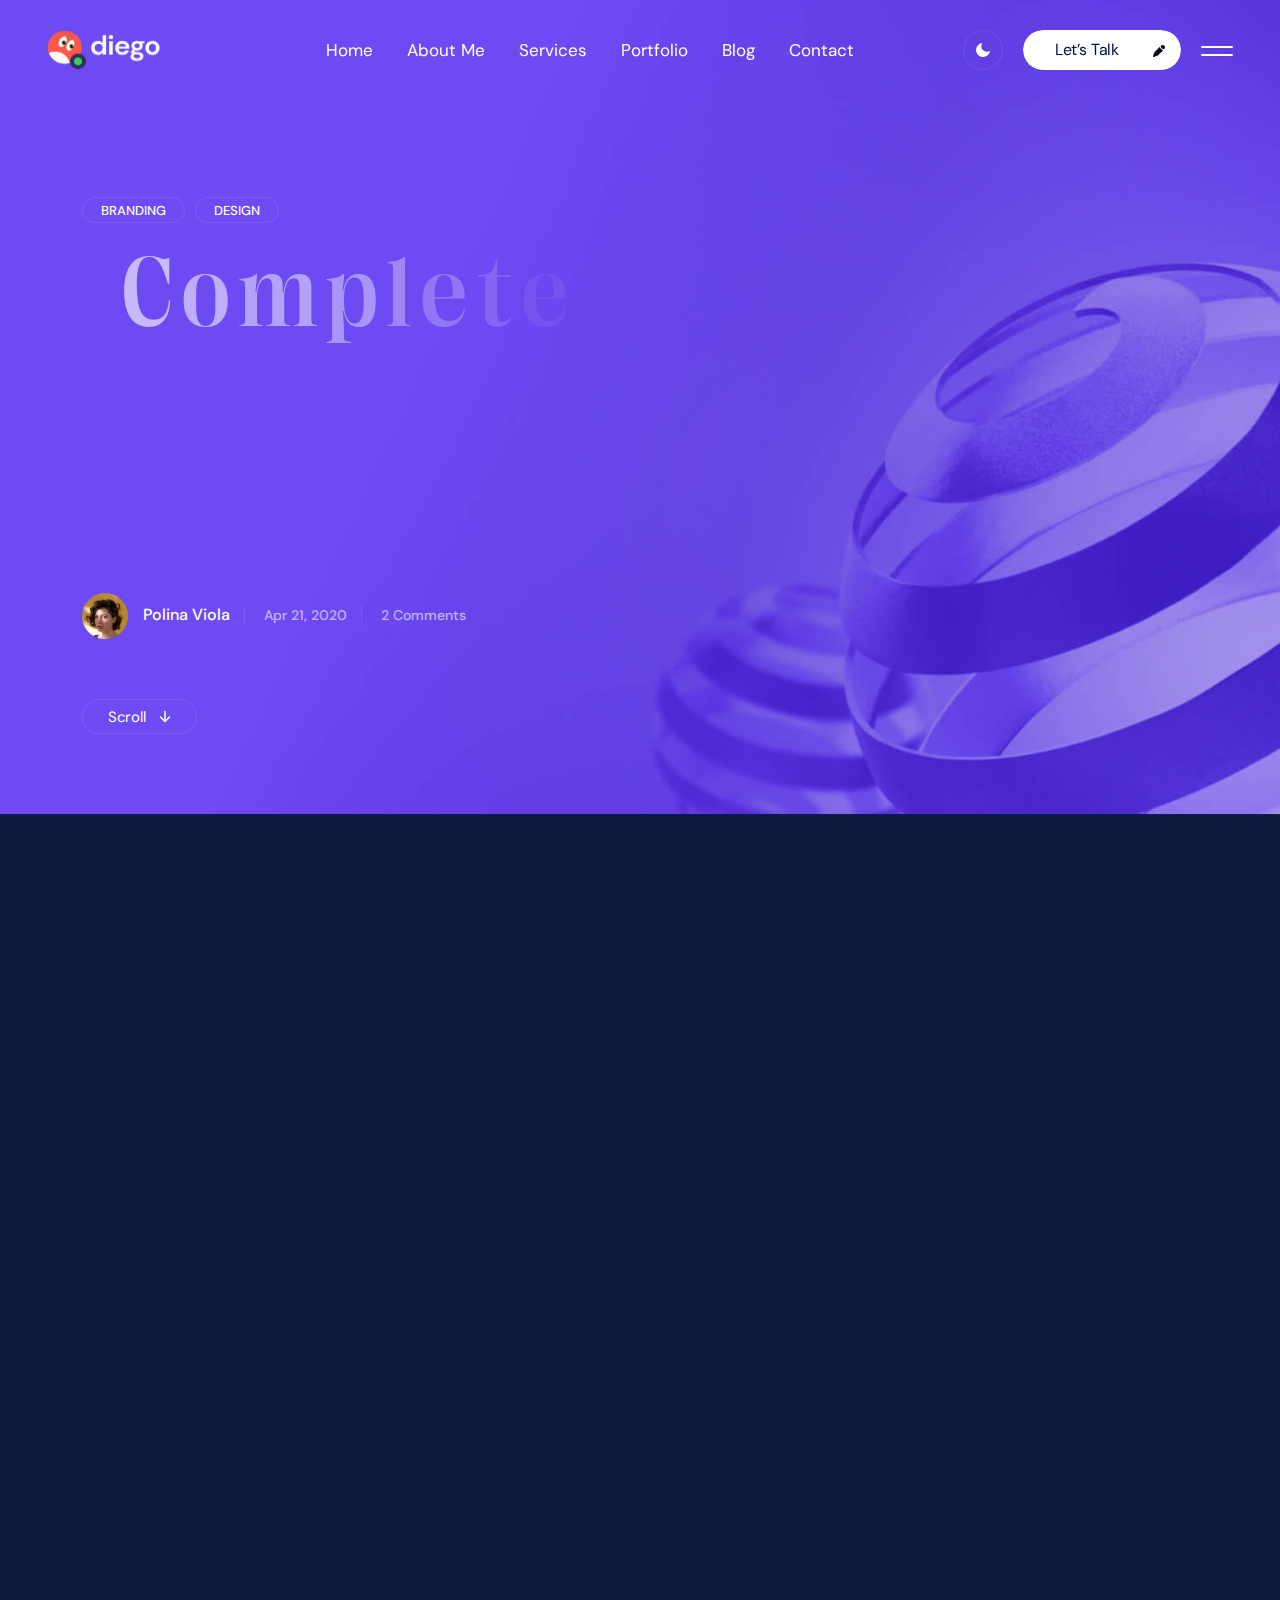
<file: blog-details-2.html>
<!doctype html>
<html class="no-js" lang="zxx">

<head>
   <meta charset="utf-8">
   <meta http-equiv="x-ua-compatible" content="ie=edge">
   <title>Vlad Tkachenko Personal Website</title>
   <meta name="description" content="">
   <meta name="viewport" content="width=device-width, initial-scale=1">

   <!-- Place favicon.ico in the root directory -->
   <link rel="shortcut icon" type="image/x-icon" href="assets/img/logo/favicon.png">

   <!-- CSS here -->
   <link rel="stylesheet" href="assets/css/bootstrap.css">
   <link rel="stylesheet" href="assets/css/animate.css">
   <link rel="stylesheet" href="assets/css/custom-animation.css">
   <link rel="stylesheet" href="assets/css/swiper-bundle.css">
   <link rel="stylesheet" href="assets/css/slick.css">
   <link rel="stylesheet" href="assets/css/nice-select.css">
   <link rel="stylesheet" href="assets/css/magnific-popup.css">
   <link rel="stylesheet" href="assets/css/hover-reveal.css">
   <link rel="stylesheet" href="assets/css/font-awesome-pro.css">
   <link rel="stylesheet" href="assets/css/spacing.css">
   <link rel="stylesheet" href="assets/css/main.css">
</head>

<body class="black-bg-3">
   <!--[if lte IE 9]>
      <p class="browserupgrade">You are using an <strong>outdated</strong> browser. Please <a href="https://browsehappy.com/">upgrade your browser</a> to improve your experience and security.</p>
      <![endif]-->



   <!-- pre loader area start -->
   <div id="loading">
      <div id="loading-center">
         <div id="loading-center-absolute">
            <!-- loading content here -->
            <div class="preloader__content text-center">
               <div class="preloader__top-text d-flex align-items-center justify-content-between">
                  <p class="preloader__loading text-start">Loading</p>
                  <h2 id="tp-loading-number" class="text-end"></h2>
               </div>
               <div id="tp-loading-bar" class="preloader__bar">
                  <div id="tp-loading-line" class="preloader__bar-inner"></div>
               </div>
            </div>
         </div>
      </div>  
   </div>
   <!-- pre loader area end -->

   <!-- back to top start -->
   <div class="back-to-top-wrapper">
      <button id="back_to_top" type="button" class="back-to-top-btn">
         <svg width="12" height="7" viewBox="0 0 12 7" fill="none" xmlns="http://www.w3.org/2000/svg">
            <path d="M11 6L6 1L1 6" stroke="currentColor" stroke-width="1.5" stroke-linecap="round"
               stroke-linejoin="round" />
         </svg>
      </button>
   </div>
   <!-- back to top end -->

   <!-- offcanvas area end -->
   <div class="tp-offcanvas-area">
      <div class="tp-offcanvas-bg is-left"></div>
      <div class="tp-offcanvas-bg is-right d-none d-md-block">
         <div class="tp-offcanvas-shape">
            <img class="tp-offcanvas-shape-1" src="assets/img/offcanvas/bg-shape-2.png" alt="">
         </div>
      </div>
      <div class="tp-offcanvas-wrapper-2">
         <div class="tp-offcanvas-left">
            <div class="tp-offcanvas-left-wrap d-flex justify-content-between align-items-center">
               <div class="tpoffcanvas__logo">
                  <img class="logo-white" src="assets/img/logo/logo.png" alt="">
                  <img class="logo-black" src="assets/img/logo/logo-black.png" alt="">
               </div>
               <div class="tp-offcanvas-close d-md-none text-end">
                  <button class="tp-offcanvas-close-btn tp-offcanvas-close-btn">
                     <span class="text">
                        <span>close</span>
                     </span>
   
                     <span class="d-inline-block">
                        <span>
                           <svg width="38" height="38" viewBox="0 0 38 38" fill="none"
                              xmlns="http://www.w3.org/2000/svg">
                              <path d="M9.80859 9.80762L28.1934 28.1924" stroke="currentColor" stroke-width="1.5"
                                 stroke-linecap="round" stroke-linejoin="round" />
                              <path d="M9.80859 28.1924L28.1934 9.80761" stroke="currentColor" stroke-width="1.5"
                                 stroke-linecap="round" stroke-linejoin="round" />
                           </svg>
                        </span>
                     </span>
                     
                  </button>
               </div>
            </div>
            <div class="tp-main-menu-mobile menu-hover-active counter-row">
               <nav></nav>
            </div>
         </div>
         <div class="tp-offcanvas-right d-none d-md-block">
            <div class="tp-offcanvas-close text-end">
               <button class="tp-offcanvas-close-btn tp-offcanvas-close-btn">
                  <span class="text">
                     <span>close</span>
                  </span>

                  <span class="d-inline-block">
                     <span>
                        <svg width="38" height="38" viewBox="0 0 38 38" fill="none"
                           xmlns="http://www.w3.org/2000/svg">
                           <path d="M9.80859 9.80762L28.1934 28.1924" stroke="currentColor" stroke-width="1.5"
                              stroke-linecap="round" stroke-linejoin="round" />
                           <path d="M9.80859 28.1924L28.1934 9.80761" stroke="currentColor" stroke-width="1.5"
                              stroke-linecap="round" stroke-linejoin="round" />
                        </svg>
                     </span>
                  </span>
                  
               </button>
            </div>
            <div class="tp-offcanvas-right-inner d-flex flex-column justify-content-between h-100">
               
               <div class="tpoffcanvas__right-info">
                  <div class="tpoffcanvas__tel">
                     <a href="tel:61404093954">+61404093 954</a>
                  </div>
                  <div class="tpoffcanvas__mail">
                     <a href="mailto:vlad@doitwise.co">
                        <span class="__cf_email__" data-cfemail="">vlad@doitwise.co</span></a>
                  </div>
                  <div class="tpoffcanvas__text">
                     <p>If in doubt. reach out.</p>
                  </div>
               </div>
               
               <div class="tpoffcanvas__social-link">
                  <ul>
                     <li><a href="#">Dribbble</a></li>
                     <li><a href="#">Instagram</a></li>
                     <li><a href="#">Linkedin</a></li>
                     <li><a href="#">Behance</a></li>
                  </ul>
               </div>
            </div>
         </div>
      </div>
   </div>
   <!-- offcanvas area start -->

   <header>
      <!-- header area start -->
      <div class="tp-header-4__area tp-header-4__white-color tp-header-transparent tp-header-4__mob-ptb tp-header-4__plr header">
         <div class="container-fluid">
            <div class="row align-items-center">
               <div class="col-xl-2 col-lg-6 col-md-6 col-6">
                  <div class="tp-header-3__logo">
                     <a class="logo-white" href="index.html"><img src="assets/img/logo/logo-2.png" alt=""></a>
                     <a class="logo-black" href="index.html"><img src="assets/img/logo/logo-2.png" alt=""></a>
                  </div>
               </div>
               <div class="col-xl-7 d-none d-xl-block">
                  <div class="tp-header-4__menu text-center">
                     <nav>
                        <ul>
                           <li class="has-dropdown">
                              <a href="index.html">Home</a>
                              <div class="tp-submenu submenu has-homemenu">
                                 <div class="row gx-6 row-cols-1 row-cols-md-2 row-cols-xl-3">
                                    <div class="col homemenu">
                                       <div class="homemenu-thumb mb-15">
                                          <a href="index.html"><img src="assets/img/menu/home-1.jpg" alt=""></a>
                                       </div>
                                       <div class="homemenu-content text-center">
                                          <h4 class="homemenu-title">
                                             <a href="index.html">Home 01</a>
                                          </h4>
                                       </div>
                                    </div>
                                    <div class="col homemenu">
                                       <div class="homemenu-thumb mb-15">
                                          <a href="index-2.html"><img src="assets/img/menu/home-2.jpg" alt=""></a>
                                       </div>
                                       <div class="homemenu-content text-center">
                                          <h4 class="homemenu-title">
                                             <a href="index-2.html">Home 02</a>
                                          </h4>
                                       </div>
                                    </div>
                                    <div class="col homemenu">
                                       <div class="homemenu-thumb mb-15">
                                          <a href="index.html"><img src="assets/img/menu/home-3.jpg" alt=""></a>
                                       </div>
                                       <div class="homemenu-content text-center">
                                          <h4 class="homemenu-title">
                                             <a href="index.html">Home 03</a>
                                          </h4>
                                       </div>
                                    </div>
                                 </div>
                              </div>
                           </li>
                           <li><a href="about-me.html">About Me</a></li>
                           <li><a href="service.html">Services</a>
                              <ul class="tp-submenu submenu">
                                 <li><a href="service.html">Service</a></li>
                                 <li><a href="service-details.html">Service Details</a></li>
                              </ul>
                           </li>
                           <li class="has-dropdown">
                              <a href="portfolio.html">Portfolio</a>
                              <ul class="tp-submenu submenu">
                                 <li><a href="portfolio.html">Porfolio</a></li>
                                 <li><a href="portfolio-details.html">Portfolio Details</a></li>
                              </ul>
                           </li>
                           <li class="has-dropdown">
                              <a href="blog.html">Blog</a>
                              <ul class="tp-submenu submenu">
                                 <li><a href="blog.html">Blog List</a></li>
                                 <li><a href="blog-sidebar.html">Blog Sidebar</a></li>
                                 <li><a href="blog-details.html">Blog Details</a></li>
                                 <li><a href="blog-details-2.html">Blog Details 02</a></li>
                              </ul>
                           </li>
                           <li><a href="contact.html">Contact</a></li>
                        </ul>
                     </nav>
                     <div class="offcanvas-menu-style d-none">
                        <nav class="tp-main-menu-content">
                           <ul>
                              <li class="has-dropdown">
                                 <a href="index.html">Home</a>
                                 <ul class="tp-submenu submenu">
                                    <li><a href="index.html">Freelancer</a></li>
                                    <li><a href="index-2.html">Interface Designer</a></li>
                                    <li><a href="index.html">Web Developer</a></li>
                                 </ul>
                              </li>
                              <li><a href="about-me.html">About Me</a></li>
                              <li><a href="service.html">Services</a>
                                 <ul class="tp-submenu submenu">
                                    <li><a href="service.html">Service</a></li>
                                    <li><a href="service-details.html">Service Details</a></li>
                                 </ul>
                              </li>
                              <li class="has-dropdown">
                                 <a href="portfolio.html">Portfolio</a>
                                 <ul class="tp-submenu submenu">
                                    <li><a href="portfolio.html">Porfolio</a></li>
                                    <li><a href="portfolio-details.html">Portfolio Details</a></li>
                                 </ul>
                              </li>
                              <li class="has-dropdown">
                                 <a href="blog.html">Blog</a>
                                 <ul class="tp-submenu submenu">
                                    <li><a href="blog.html">Blog List</a></li>
                                    <li><a href="blog-sidebar.html">Blog Sidebar</a></li>
                                    <li><a href="blog-details.html">Blog Details</a></li>
                                    <li><a href="blog-details-2.html">Blog Details 02</a></li>
                                 </ul>
                              </li>
                              <li><a href="contact.html">Contact</a></li>
                           </ul>
                        </nav>
                     </div>
                  </div>
               </div>
               <div class="col-xl-3 col-lg-6 col-md-6 col-6">
                  <div class="tp-header-3__right-action d-flex align-items-center justify-content-end">
                     <div class="tp-theme-toggle-single">
                        <label class="tp-theme-toggle-main themepure-theme-toggle">
                           <span class="dark">
                              <svg width="14" height="14" viewBox="0 0 14 14" fill="none"
                                 xmlns="http://www.w3.org/2000/svg">
                                 <path
                                    d="M14 7.63063C13.8774 8.95738 13.3795 10.2218 12.5645 11.2759C11.7495 12.33 10.6512 13.1301 9.39801 13.5828C8.14485 14.0354 6.78869 14.1218 5.48822 13.8319C4.18775 13.5419 2.99676 12.8875 2.05461 11.9454C1.11246 11.0032 0.458115 9.81225 0.168141 8.51178C-0.121832 7.21131 -0.0354396 5.85515 0.41721 4.60199C0.86986 3.34883 1.67005 2.2505 2.72413 1.43552C3.77822 0.620536 5.04262 0.122609 6.36937 0C5.5926 1.05088 5.21881 2.34566 5.31599 3.64884C5.41317 4.95202 5.97487 6.17704 6.89892 7.10109C7.82296 8.02513 9.04798 8.58683 10.3512 8.68401C11.6543 8.78119 12.9491 8.4074 14 7.63063Z"
                                    fill="white" />
                              </svg>
                           </span>
                           <input type="checkbox" class="themepure-theme-toggle-input">
                           <span class="light">
                              <svg width="21" height="20" viewBox="0 0 21 20" fill="none"
                                 xmlns="http://www.w3.org/2000/svg">
                                 <path
                                    d="M10.0581 14.2166C12.3522 14.2166 14.212 12.3569 14.212 10.0628C14.212 7.7687 12.3522 5.90897 10.0581 5.90897C7.76403 5.90897 5.9043 7.7687 5.9043 10.0628C5.9043 12.3569 7.76403 14.2166 10.0581 14.2166Z"
                                    fill="#FFC05A" />
                                 <path d="M10 1V2.63636" stroke="#FFC05A" stroke-width="2" stroke-linecap="round"
                                    stroke-linejoin="round" />
                                 <path d="M10 17.3637V19.0001" stroke="#FFC05A" stroke-width="2" stroke-linecap="round"
                                    stroke-linejoin="round" />
                                 <path d="M3.63477 3.63455L4.79658 4.79637" stroke="#FFC05A" stroke-width="2"
                                    stroke-linecap="round" stroke-linejoin="round" />
                                 <path d="M15.2031 15.2036L16.3649 16.3654" stroke="#FFC05A" stroke-width="2"
                                    stroke-linecap="round" stroke-linejoin="round" />
                                 <path d="M1 10.0001H2.63636" stroke="#FFC05A" stroke-width="2" stroke-linecap="round"
                                    stroke-linejoin="round" />
                                 <path d="M17.3652 10.0001H19.0016" stroke="#FFC05A" stroke-width="2"
                                    stroke-linecap="round" stroke-linejoin="round" />
                                 <path d="M3.63477 16.3654L4.79658 15.2036" stroke="#FFC05A" stroke-width="2"
                                    stroke-linecap="round" stroke-linejoin="round" />
                                 <path d="M15.2031 4.79637L16.3649 3.63455" stroke="#FFC05A" stroke-width="2"
                                    stroke-linecap="round" stroke-linejoin="round" />
                              </svg>
                           </span>
                        </label>
                     </div>
                     <div class="tp-header-3__btn d-none d-md-block">
                        <a class="tp-btn-white" href="contact.html">
                           Let’s Talk
                           <span>
                              <svg width="12" height="12" viewBox="0 0 12 12" fill="none"
                                 xmlns="http://www.w3.org/2000/svg">
                                 <path
                                    d="M4.9297 10.3651C5.12061 10.2162 5.29376 10.043 5.64006 9.69671L9.95722 5.37954C10.0616 5.27517 10.0138 5.0954 9.87438 5.04702C9.36479 4.87022 8.70189 4.53829 8.0818 3.9182C7.46171 3.29811 7.12978 2.63521 6.95299 2.12562C6.9046 1.98617 6.72483 1.9384 6.62046 2.04278L2.30329 6.35994L2.30328 6.35995C1.95699 6.70624 1.78385 6.87939 1.63494 7.0703C1.45928 7.29551 1.30868 7.53919 1.18581 7.79701C1.08164 8.01558 1.00421 8.24789 0.849336 8.71249L0.649225 9.31283L0.331026 10.2674L0.0326691 11.1625C-0.0435433 11.3911 0.0159628 11.6432 0.186379 11.8136C0.356795 11.984 0.608868 12.0435 0.837505 11.9673L1.73258 11.669L2.68717 11.3508L3.28751 11.1507C3.75211 10.9958 3.98442 10.9184 4.20299 10.8142C4.46082 10.6913 4.70449 10.5407 4.9297 10.3651Z"
                                    fill="currentcolor" />
                                 <path
                                    d="M11.3089 4.02783C12.2304 3.10641 12.2304 1.61249 11.3089 0.691067C10.3875 -0.230356 8.89359 -0.230356 7.97217 0.691067L7.83337 0.82986C7.69944 0.963792 7.63876 1.15087 7.67222 1.3373C7.69327 1.45458 7.73229 1.62603 7.80327 1.83063C7.94522 2.23979 8.21329 2.77689 8.7182 3.2818C9.22311 3.78671 9.76021 4.05478 10.1694 4.19673C10.374 4.26772 10.5454 4.30673 10.6627 4.32778C10.8491 4.36124 11.0362 4.30056 11.1701 4.16663L11.3089 4.02783Z"
                                    fill="currentcolor" />
                              </svg>
                           </span>
                        </a>
                     </div>
                     <div class="tp-header-3__bar">
                        <button class=" tp-menu-bar tp-offcanvas-open-btn">
                           <svg width="32" height="10" viewBox="0 0 32 10" fill="none" xmlns="http://www.w3.org/2000/svg">
                              <path d="M31 1H1" stroke="currentcolor" stroke-width="2" stroke-linecap="round" />
                              <path d="M31 9H1" stroke="currentcolor" stroke-width="2" stroke-linecap="round" />
                           </svg>
                        </button>
                     </div>
                  </div>
               </div>
            </div>
         </div>
      </div>
      <!-- header area end -->
   </header>

   <header>
      <!-- header area start -->
      <div class="tp-header-4__area tp-header-transparent tp-header-4__mob-ptb tp-header-4__plr tp-int-menu tp-header-sticky-cloned">
         <div class="container-fluid">
            <div class="row align-items-center">
               <div class="col-xl-2 col-lg-6 col-md-6 col-6">
                  <div class="tp-header-3__logo">
                     <a class="logo-white" href="index.html"><img src="assets/img/logo/logo-2.png" alt=""></a>
                     <a class="logo-black" href="index.html"><img src="assets/img/logo/logo-black.png" alt=""></a>
                  </div>
               </div>
               <div class="col-xl-7 d-none d-xl-block">
                  <div class="tp-header-4__menu text-center">
                     <nav>
                        <ul>
                           <li class="has-dropdown">
                              <a href="index.html">Home</a>
                              <div class="tp-submenu submenu has-homemenu">
                                 <div class="row gx-6 row-cols-1 row-cols-md-2 row-cols-xl-3">
                                    <div class="col homemenu">
                                       <div class="homemenu-thumb mb-15">
                                          <a href="index.html"><img src="assets/img/menu/home-1.jpg" alt=""></a>
                                       </div>
                                       <div class="homemenu-content text-center">
                                          <h4 class="homemenu-title">
                                             <a href="index.html">Home 01</a>
                                          </h4>
                                       </div>
                                    </div>
                                    <div class="col homemenu">
                                       <div class="homemenu-thumb mb-15">
                                          <a href="index-2.html"><img src="assets/img/menu/home-2.jpg" alt=""></a>
                                       </div>
                                       <div class="homemenu-content text-center">
                                          <h4 class="homemenu-title">
                                             <a href="index-2.html">Home 02</a>
                                          </h4>
                                       </div>
                                    </div>
                                    <div class="col homemenu">
                                       <div class="homemenu-thumb mb-15">
                                          <a href="index.html"><img src="assets/img/menu/home-3.jpg" alt=""></a>
                                       </div>
                                       <div class="homemenu-content text-center">
                                          <h4 class="homemenu-title">
                                             <a href="index.html">Home 03</a>
                                          </h4>
                                       </div>
                                    </div>
                                 </div>
                              </div>
                           </li>
                           <li><a href="about-me.html">About Me</a></li>
                           <li><a href="service.html">Services</a>
                              <ul class="tp-submenu submenu">
                                 <li><a href="service.html">Service</a></li>
                                 <li><a href="service-details.html">Service Details</a></li>
                              </ul>
                           </li>
                           <li class="has-dropdown">
                              <a href="portfolio.html">Portfolio</a>
                              <ul class="tp-submenu submenu">
                                 <li><a href="portfolio.html">Porfolio</a></li>
                                 <li><a href="portfolio-details.html">Portfolio Details</a></li>
                              </ul>
                           </li>
                           <li class="has-dropdown">
                              <a href="blog.html">Blog</a>
                              <ul class="tp-submenu submenu">
                                 <li><a href="blog.html">Blog List</a></li>
                                 <li><a href="blog-sidebar.html">Blog Sidebar</a></li>
                                 <li><a href="blog-details.html">Blog Details</a></li>
                                 <li><a href="blog-details-2.html">Blog Details 02</a></li>
                              </ul>
                           </li>
                           <li><a href="contact.html">Contact</a></li>
                        </ul>
                     </nav>
                     <div class="offcanvas-menu-style d-none">
                        <nav class="tp-main-menu-content">
                           <ul>
                              <li class="has-dropdown">
                                 <a href="index.html">Home</a>
                                 <ul class="tp-submenu submenu">
                                    <li><a href="index.html">Freelancer</a></li>
                                    <li><a href="index-2.html">Interface Designer</a></li>
                                    <li><a href="index.html">Web Developer</a></li>
                                 </ul>
                              </li>
                              <li><a href="about-me.html">About Me</a></li>
                              <li><a href="service.html">Services</a>
                                 <ul class="tp-submenu submenu">
                                    <li><a href="service.html">Service</a></li>
                                    <li><a href="service-details.html">Service Details</a></li>
                                 </ul>
                              </li>
                              <li class="has-dropdown">
                                 <a href="portfolio.html">Portfolio</a>
                                 <ul class="tp-submenu submenu">
                                    <li><a href="portfolio.html">Porfolio</a></li>
                                    <li><a href="portfolio-details.html">Portfolio Details</a></li>
                                 </ul>
                              </li>
                              <li class="has-dropdown">
                                 <a href="blog.html">Blog</a>
                                 <ul class="tp-submenu submenu">
                                    <li><a href="blog.html">Blog List</a></li>
                                    <li><a href="blog-sidebar.html">Blog Sidebar</a></li>
                                    <li><a href="blog-details.html">Blog Details</a></li>
                                    <li><a href="blog-details-2.html">Blog Details 02</a></li>
                                 </ul>
                              </li>
                              <li><a href="contact.html">Contact</a></li>
                           </ul>
                        </nav>
                     </div>
                  </div>
               </div>
               <div class="col-xl-3 col-lg-6 col-md-6 col-6">
                  <div class="tp-header-3__right-action d-flex align-items-center justify-content-end">
                     <div class="tp-theme-toggle-single">
                        <label class="tp-theme-toggle-main themepure-theme-toggle">
                           <span class="dark">
                              <svg width="14" height="14" viewBox="0 0 14 14" fill="none"
                                 xmlns="http://www.w3.org/2000/svg">
                                 <path
                                    d="M14 7.63063C13.8774 8.95738 13.3795 10.2218 12.5645 11.2759C11.7495 12.33 10.6512 13.1301 9.39801 13.5828C8.14485 14.0354 6.78869 14.1218 5.48822 13.8319C4.18775 13.5419 2.99676 12.8875 2.05461 11.9454C1.11246 11.0032 0.458115 9.81225 0.168141 8.51178C-0.121832 7.21131 -0.0354396 5.85515 0.41721 4.60199C0.86986 3.34883 1.67005 2.2505 2.72413 1.43552C3.77822 0.620536 5.04262 0.122609 6.36937 0C5.5926 1.05088 5.21881 2.34566 5.31599 3.64884C5.41317 4.95202 5.97487 6.17704 6.89892 7.10109C7.82296 8.02513 9.04798 8.58683 10.3512 8.68401C11.6543 8.78119 12.9491 8.4074 14 7.63063Z"
                                    fill="white" />
                              </svg>
                           </span>
                           <input type="checkbox" class="themepure-theme-toggle-input">
                           <span class="light">
                              <svg width="21" height="20" viewBox="0 0 21 20" fill="none"
                                 xmlns="http://www.w3.org/2000/svg">
                                 <path
                                    d="M10.0581 14.2166C12.3522 14.2166 14.212 12.3569 14.212 10.0628C14.212 7.7687 12.3522 5.90897 10.0581 5.90897C7.76403 5.90897 5.9043 7.7687 5.9043 10.0628C5.9043 12.3569 7.76403 14.2166 10.0581 14.2166Z"
                                    fill="#FFC05A" />
                                 <path d="M10 1V2.63636" stroke="#FFC05A" stroke-width="2" stroke-linecap="round"
                                    stroke-linejoin="round" />
                                 <path d="M10 17.3637V19.0001" stroke="#FFC05A" stroke-width="2" stroke-linecap="round"
                                    stroke-linejoin="round" />
                                 <path d="M3.63477 3.63455L4.79658 4.79637" stroke="#FFC05A" stroke-width="2"
                                    stroke-linecap="round" stroke-linejoin="round" />
                                 <path d="M15.2031 15.2036L16.3649 16.3654" stroke="#FFC05A" stroke-width="2"
                                    stroke-linecap="round" stroke-linejoin="round" />
                                 <path d="M1 10.0001H2.63636" stroke="#FFC05A" stroke-width="2" stroke-linecap="round"
                                    stroke-linejoin="round" />
                                 <path d="M17.3652 10.0001H19.0016" stroke="#FFC05A" stroke-width="2"
                                    stroke-linecap="round" stroke-linejoin="round" />
                                 <path d="M3.63477 16.3654L4.79658 15.2036" stroke="#FFC05A" stroke-width="2"
                                    stroke-linecap="round" stroke-linejoin="round" />
                                 <path d="M15.2031 4.79637L16.3649 3.63455" stroke="#FFC05A" stroke-width="2"
                                    stroke-linecap="round" stroke-linejoin="round" />
                              </svg>
                           </span>
                        </label>
                     </div>
                     <div class="tp-header-3__btn d-none d-md-block">
                        <a class="tp-btn-white" href="contact.html">
                           Let’s Talk
                           <span>
                              <svg width="12" height="12" viewBox="0 0 12 12" fill="none"
                                 xmlns="http://www.w3.org/2000/svg">
                                 <path
                                    d="M4.9297 10.3651C5.12061 10.2162 5.29376 10.043 5.64006 9.69671L9.95722 5.37954C10.0616 5.27517 10.0138 5.0954 9.87438 5.04702C9.36479 4.87022 8.70189 4.53829 8.0818 3.9182C7.46171 3.29811 7.12978 2.63521 6.95299 2.12562C6.9046 1.98617 6.72483 1.9384 6.62046 2.04278L2.30329 6.35994L2.30328 6.35995C1.95699 6.70624 1.78385 6.87939 1.63494 7.0703C1.45928 7.29551 1.30868 7.53919 1.18581 7.79701C1.08164 8.01558 1.00421 8.24789 0.849336 8.71249L0.649225 9.31283L0.331026 10.2674L0.0326691 11.1625C-0.0435433 11.3911 0.0159628 11.6432 0.186379 11.8136C0.356795 11.984 0.608868 12.0435 0.837505 11.9673L1.73258 11.669L2.68717 11.3508L3.28751 11.1507C3.75211 10.9958 3.98442 10.9184 4.20299 10.8142C4.46082 10.6913 4.70449 10.5407 4.9297 10.3651Z"
                                    fill="currentcolor" />
                                 <path
                                    d="M11.3089 4.02783C12.2304 3.10641 12.2304 1.61249 11.3089 0.691067C10.3875 -0.230356 8.89359 -0.230356 7.97217 0.691067L7.83337 0.82986C7.69944 0.963792 7.63876 1.15087 7.67222 1.3373C7.69327 1.45458 7.73229 1.62603 7.80327 1.83063C7.94522 2.23979 8.21329 2.77689 8.7182 3.2818C9.22311 3.78671 9.76021 4.05478 10.1694 4.19673C10.374 4.26772 10.5454 4.30673 10.6627 4.32778C10.8491 4.36124 11.0362 4.30056 11.1701 4.16663L11.3089 4.02783Z"
                                    fill="currentcolor" />
                              </svg>
                           </span>
                        </a>
                     </div>
                     <div class="tp-header-3__bar">
                        <button class=" tp-menu-bar tp-offcanvas-open-btn">
                           <svg width="32" height="10" viewBox="0 0 32 10" fill="none" xmlns="http://www.w3.org/2000/svg">
                              <path d="M31 1H1" stroke="currentcolor" stroke-width="2" stroke-linecap="round" />
                              <path d="M31 9H1" stroke="currentcolor" stroke-width="2" stroke-linecap="round" />
                           </svg>
                        </button>
                     </div>
                  </div>
               </div>
            </div>
         </div>
      </div>
      <!-- header area start -->
   </header>


<div id="smooth-wrapper">
   <div id="smooth-content">

   <main>

      <!-- blog area start -->
      <div class="blog-details__area blog-details-4__customize blog-details-4__bg" data-background="assets/img/blog/blog-details-2-1.jpg">
         <div class="container">
            <div class="row">
               <div class="col-xxl-7 col-xl-10">
                  <div class="blog-list__title-box">
                     <div class="blog-list__text-sm mb-20">
                        <span class="category mr-10">Branding</span><span class="category">Design</span>
                     </div>
                     <h4 class="blog-list__title tp-char-animation">Complete Guide to User Flow in UX Design</h4>
                  </div>
               </div>
               <div class="col-xl-12">
                  <div class="blog-details__meta mb-170">
                     <span ><img src="assets/img/users/blog-list-avata-1.png" alt=""><i>Polina Viola</i></span>
                     <span>Apr 21, 2020</span>
                     <span>2 Comments</span>
                  </div>
               </div>
               <div class="row">
                  <div class="col-xl-12">
                     <div class="blog-details-4__scroll-down smooth">
                        <a href="#postbox">
                           Scroll
                           <span>
                              <svg width="12" height="13" viewBox="0 0 12 13" fill="none" xmlns="http://www.w3.org/2000/svg">
                                 <path d="M6 1.5V11.5" stroke="white" stroke-width="1.5" stroke-linecap="round" stroke-linejoin="round"/>
                                 <path d="M10.5 7L6 11.5L1.5 7" stroke="white" stroke-width="1.5" stroke-linecap="round" stroke-linejoin="round"/>
                              </svg>    
                           </span>
                        </a>
                     </div>
                  </div>
               </div>
            </div>
         </div>
      </div>
      <!-- blog area end -->


      <!-- postbox area start -->
      <section class="postbox-details__area pt-100 pb-100">
         <div class="container">
            <div class="row">
               <div class="col-xxl-2 col-xl-2 col-lg-2">
                  <div class="postbox-details-4__social-wrap tp-blog-social-sticky ">
                     <div>
                        <p>Share :</p>
                     </div>
                     <div class="postbox-details-4__top-social">
                        <a href="#">
                           <span>
                              <svg width="8" height="14" viewBox="0 0 8 14" fill="none" xmlns="http://www.w3.org/2000/svg">
                                 <path d="M7.7 0H5.6C4.67174 0 3.7815 0.368749 3.12513 1.02513C2.46875 1.6815 2.1 2.57174 2.1 3.5V5.6H0V8.4H2.1V14H4.9V8.4H7L7.7 5.6H4.9V3.5C4.9 3.31435 4.97375 3.1363 5.10503 3.00503C5.2363 2.87375 5.41435 2.8 5.6 2.8H7.7V0Z" fill="currentcolor" fill-opacity="0.7"/>
                              </svg>
                           </span>
                        </a>
                        <a href="#">
                           <span>
                              <svg width="13" height="11" viewBox="0 0 13 11" fill="none" xmlns="http://www.w3.org/2000/svg">
                                 <path d="M13 0.00594201C12.4341 0.405088 11.8076 0.71037 11.1445 0.910033C10.7887 0.500835 10.3157 0.210805 9.78961 0.0791711C9.26353 -0.0524632 8.7097 -0.0193515 8.20305 0.174028C7.69639 0.367408 7.26135 0.711725 6.95676 1.16041C6.65217 1.6091 6.49273 2.1405 6.5 2.68276V3.27367C5.46156 3.3006 4.43257 3.07029 3.50469 2.60325C2.5768 2.13622 1.77882 1.44695 1.18182 0.596851C1.18182 0.596851 -1.18182 5.91503 4.13636 8.27867C2.9194 9.10474 1.46968 9.51895 0 9.46049C5.31818 12.415 11.8182 9.46049 11.8182 2.66503C11.8176 2.50044 11.8018 2.33625 11.7709 2.17458C12.374 1.57982 12.7996 0.828909 13 0.00594201Z" fill="currentcolor" fill-opacity="0.7"/>
                              </svg>
                           </span>
                        </a>
                        <a href="#">
                           <span>
                              <svg width="12" height="12" viewBox="0 0 12 12" fill="none" xmlns="http://www.w3.org/2000/svg">
                                 <path d="M7.93792 3.78955C8.94295 3.78955 9.90682 4.1888 10.6175 4.89946C11.3282 5.61013 11.7274 6.574 11.7274 7.57903V12.0001H9.20108V7.57903C9.20108 7.24402 9.068 6.92273 8.83111 6.68584C8.59422 6.44896 8.27293 6.31587 7.93792 6.31587C7.60291 6.31587 7.28162 6.44896 7.04473 6.68584C6.80784 6.92273 6.67476 7.24402 6.67476 7.57903V12.0001H4.14844V7.57903C4.14844 6.574 4.54769 5.61013 5.25835 4.89946C5.96902 4.1888 6.93289 3.78955 7.93792 3.78955Z" fill="currentcolor" fill-opacity="0.7"/>
                                 <path d="M2.52632 4.4209H0V11.9999H2.52632V4.4209Z" fill="currentcolor" fill-opacity="0.7"/>
                                 <path d="M1.26316 2.52632C1.96079 2.52632 2.52632 1.96079 2.52632 1.26316C2.52632 0.565536 1.96079 0 1.26316 0C0.565536 0 0 0.565536 0 1.26316C0 1.96079 0.565536 2.52632 1.26316 2.52632Z" fill="currentcolor" fill-opacity="0.7"/>
                              </svg>
                           </span>
                        </a>
                     </div>
                  </div>
               </div>
               <div class="col-xxl-8 col-xl-9 col-lg-10">
                  <div id="postbox" class="postbox-details__wrapper tp-blog-social-sticky-area p-relative">
                     <div class="postbox-details__text">
                        <p class="tp-dropcap pb-10">Q Proin faucibus nec mauris a sodales, sed elementum mi tincidunt. Sed eget viverra
                           egestas nisi in consequat. As technology continues to advance at a rapid pace, the
                           way we work and interact with our devices is also changing. One area that has seen
                           significant growth in recent years is the intersection of user experience (UX) and user
                           interface (UI) design, artificial intelligence (AI), and the modern work station.
                        </p>
                        <p class="pb-20">In this blog post, we will explore how these three elements are coming together to revolutionize the workplace.Nulla aliquam rerum nesciunt velit iusto. Deserunt fugiat tempora sed voluptatibus neque suscipit minima qui. Beatae ipsa autem adipisci. Iusto numquam maxime vitae natus molestiae.</p>
                     </div>
                     <h4 class="postbox-details__title pb-15">What's up with UX and UI?</h4>
                     <div class="postbox-details__text pb-40">
                        <p>UX/UI design refers to the process of designing products, such as software, that are easy to use and intuitive for the user. This includes everything from the layout of buttons and menus to the overall aesthetic of the product. In the workplace, good UX/UI design can make a huge difference in terms of productivity and user satisfaction.</p>
                     </div>
                     <div class="postbox-details-4__thumb-wrap d-flex">
                        <div class="postbox-details-4__thumb pb-55">
                           <img src="assets/img/blog/blog-details-4-1.jpg" alt="">
                        </div>
                        <div class="postbox-details__text pl-50">
                           <p>This is some text that will wrap around the image that sits on the right side of the text that you are writing about the leaf that is there. That is, if you are writing about leaves in the first place and you want to write about this specific leaf. Lorem ipsum dolor sit amet, emphasis consectetuer adipiscing elit. Nullam dignissim convallis est. Quisque aliquam. Donec faucibus. Lorem ipsum dolor sit amet, test link adipiscing elit. Nullam dignissim convallis est. Quisque aliquam. Donec faucibus. Nunc iaculis suscipit dui. Nam sit amet sem. Aliquam libero nisi, imperdiet at, tincidunt nec, gravida vehicula, nisl. Praesent mattis.</p>
                        </div>
                     </div>
                     <div class="postbox-details__text pb-20">
                        <p>AI, on the other hand, is the simulation of human intelligence in machines. It has the potential to automate many tasks and make them more efficient. In the workplace, AI can be used to assist with tasks such as scheduling, data analysis, and customer service.</p>
                     </div>
                     <div class="postbox-details__qoute p-relative">
                        <blockquote>
                           <div class="postbox-details__qoute-icon">
                              <span>
                                 <svg width="44" height="38" viewBox="0 0 44 38" fill="none" xmlns="http://www.w3.org/2000/svg">
                                    <path d="M18.5306 0C8.40816 2.95378 0 12.9328 0 25.9454C0 34.2479 3.67347 38 9.06122 38C14.2041 38 17.7959 34.4874 17.7959 29.458C17.7959 24.2689 14.1224 20.6765 8.89796 20.6765C6.36735 20.6765 4.32653 21.5546 2.69388 22.9118C3.26531 13.4916 9.79592 5.02941 19.102 1.83613L18.5306 0ZM43.3469 0C33.3061 2.95378 24.8163 12.9328 24.8163 25.9454C24.8163 34.2479 28.5714 38 33.9592 38C39.102 38 42.6939 34.4874 42.6939 29.458C42.6939 24.2689 39.0204 20.6765 33.7959 20.6765C31.2653 20.6765 29.1429 21.5546 27.5918 22.9118C28.1633 13.4916 34.6939 5.02941 44 1.83613L43.3469 0Z" fill="white" fill-opacity="0.1"/>
                                 </svg>                                    
                              </span>
                           </div>
                           <div class="postbox-details__qoute-text">
                              <p>For example, a work station with a good UX/UI design and
                                 AI-powered software can make it easier for employees to
                                 access important information.
                              </p>
                           </div>
                        </blockquote>
                     </div>
                     <div class="postbox-details__text pt-20 pb-35">
                        <p>Additionally, AI-powered customer service can make it easier for employees to help customers and resolve issues. In conclusion, the intersection of UX/UI design, AI, and the modern work station is revolutionizing the way we work. By making the workplace more efficient, productive, and user-friendly, these three elements are helping to improve the overall work experience for employees and customers alike."</p>
                     </div>
                     <div class="postbox-details-4__thumb-2 pb-50">
                        <img src="assets/img/blog/blog-details-4-2.jpg" alt="">
                     </div>
                     <div class="postbox-details__text pb-20">
                        <p>AI, on the other hand, is the simulation of human intelligence in machines. It has the potential to automate many tasks and make them more efficient. In the workplace, AI can be used to assist with tasks such as scheduling, data analysis, and customer service.</p>
                     </div>
                     <div class="tagcloud pb-35">
                        <a href="#">symphony</a>
                        <a href="#">nokia</a>
                        <a href="#">tech</a>
                        <a href="#">Samsung</a>
                        <a href="#">Alcatel</a>
                     </div>
                     <div class="postbox-details__author-info-box mb-95 p-relative">
                        <div class="postbox-details__author-wrap d-flex align-items-center">
                           <div class="postbox-details__author-avata">
                              <img src="assets/img/users/user24.jpg" alt="">
                           </div>
                           <div class="postbox-details__author-content">
                              <h4>Alison Baker</h4>
                              <p>Digital content wrangler I UX enthusiast I Recovering educator I <br>
                                 Shameless nerd & GIF connoisseur I Hockey fan.</p>
                           </div>
                        </div>
                        <div class="postbox-details__author-social-wrap">
                           <div class="postbox-details__author-social-link">
                              <a href="#">
                                 <span>
                                    <svg width="8" height="14" viewBox="0 0 8 14" fill="none" xmlns="http://www.w3.org/2000/svg">
                                       <path d="M7.7 0H5.6C4.67174 0 3.7815 0.368749 3.12513 1.02513C2.46875 1.6815 2.1 2.57174 2.1 3.5V5.6H0V8.4H2.1V14H4.9V8.4H7L7.7 5.6H4.9V3.5C4.9 3.31435 4.97375 3.1363 5.10503 3.00503C5.2363 2.87375 5.41435 2.8 5.6 2.8H7.7V0Z" fill="currentcolor" fill-opacity="0.7"/>
                                    </svg>
                                 </span>
                              </a>
                              <a href="#">
                                 <span>
                                    <svg width="13" height="11" viewBox="0 0 13 11" fill="none" xmlns="http://www.w3.org/2000/svg">
                                       <path d="M13 0.00594201C12.4341 0.405088 11.8076 0.71037 11.1445 0.910033C10.7887 0.500835 10.3157 0.210805 9.78961 0.0791711C9.26353 -0.0524632 8.7097 -0.0193515 8.20305 0.174028C7.69639 0.367408 7.26135 0.711725 6.95676 1.16041C6.65217 1.6091 6.49273 2.1405 6.5 2.68276V3.27367C5.46156 3.3006 4.43257 3.07029 3.50469 2.60325C2.5768 2.13622 1.77882 1.44695 1.18182 0.596851C1.18182 0.596851 -1.18182 5.91503 4.13636 8.27867C2.9194 9.10474 1.46968 9.51895 0 9.46049C5.31818 12.415 11.8182 9.46049 11.8182 2.66503C11.8176 2.50044 11.8018 2.33625 11.7709 2.17458C12.374 1.57982 12.7996 0.828909 13 0.00594201Z" fill="currentcolor" fill-opacity="0.7"/>
                                    </svg>
                                 </span>
                              </a>
                              <a href="#">
                                 <span>
                                    <svg width="12" height="12" viewBox="0 0 12 12" fill="none" xmlns="http://www.w3.org/2000/svg">
                                       <path d="M7.93792 3.78955C8.94295 3.78955 9.90682 4.1888 10.6175 4.89946C11.3282 5.61013 11.7274 6.574 11.7274 7.57903V12.0001H9.20108V7.57903C9.20108 7.24402 9.068 6.92273 8.83111 6.68584C8.59422 6.44896 8.27293 6.31587 7.93792 6.31587C7.60291 6.31587 7.28162 6.44896 7.04473 6.68584C6.80784 6.92273 6.67476 7.24402 6.67476 7.57903V12.0001H4.14844V7.57903C4.14844 6.574 4.54769 5.61013 5.25835 4.89946C5.96902 4.1888 6.93289 3.78955 7.93792 3.78955Z" fill="currentcolor" fill-opacity="0.7"/>
                                       <path d="M2.52632 4.4209H0V11.9999H2.52632V4.4209Z" fill="currentcolor" fill-opacity="0.7"/>
                                       <path d="M1.26316 2.52632C1.96079 2.52632 2.52632 1.96079 2.52632 1.26316C2.52632 0.565536 1.96079 0 1.26316 0C0.565536 0 0 0.565536 0 1.26316C0 1.96079 0.565536 2.52632 1.26316 2.52632Z" fill="currentcolor" fill-opacity="0.7"/>
                                    </svg>
                                 </span>
                              </a>
                           </div>
                        </div>
                     </div>
                     <div class="postbox__comment mb-95">
                        <h3 class="postbox__comment-title">3 Comments</h3>
                        <ul>
                           <li>
                              <div class="postbox__comment-box d-flex">
                                 <div class="postbox__comment-info ">
                                    <div class="postbox__comment-avater mr-20">
                                       <img src="assets/img/users/avata-1.png" alt="">
                                    </div>  
                                 </div>
                                 <div class="postbox__comment-text">
                                    <div class="postbox__comment-name">
                                       <h5>Justin Case</h5>
                                       <span class="post-meta"> April 8, 2023 at 7:38 am</span>
                                    </div>
                                    <p>Patient Comments are a collection of comments submitted by viewers in <br> response to a question posed by a MedicineNet doctor.</p>
                                    <div class="postbox__comment-reply">
                                       <a href="#">
                                          <svg width="12" height="10" viewBox="0 0 14 10" fill="none" xmlns="http://www.w3.org/2000/svg">
                                             <path d="M5 1L1 5L5 9" stroke="currentColor" stroke-width="1.5" stroke-linecap="round" stroke-linejoin="round"/>
                                             <path d="M1 5.00024L9 5.00024C10.3333 5.00024 13 5.80025 13 9.00025" stroke="currentColor" stroke-width="1.5" stroke-linecap="round"/>
                                          </svg> 
                                          Reply
                                       </a>
                                    </div>
                                 </div>
                              </div>
                           </li>
                           <li class="children">
                              <div class="postbox__comment-box  d-flex">
                                 <div class="postbox__comment-info">
                                    <div class="postbox__comment-avater mr-20">
                                       <img src="assets/img/users/user24.jpg" alt="">
                                    </div> 
                                 </div>
                                 <div class="postbox__comment-text">
                                    <div class="postbox__comment-name">
                                       <h5>Farhan Firoz</h5>
                                       <span class="post-meta"> July 14, 2022 at 9:58 am</span>
                                    </div>
                                    <p>Include anecdotal examples of your experience, or things you took notice of that you feel others would find useful.</p>
                                    <div class="postbox__comment-reply">
                                       <a href="#">
                                          <svg width="12" height="10" viewBox="0 0 14 10" fill="none" xmlns="http://www.w3.org/2000/svg">
                                             <path d="M5 1L1 5L5 9" stroke="currentColor" stroke-width="1.5" stroke-linecap="round" stroke-linejoin="round"/>
                                             <path d="M1 5.00024L9 5.00024C10.3333 5.00024 13 5.80025 13 9.00025" stroke="currentColor" stroke-width="1.5" stroke-linecap="round"/>
                                          </svg> 
                                          Reply  
                                       </a>
                                    </div>
                                 </div>
                              </div>
                           </li>
                           <li>
                              <div class="postbox__comment-box d-flex">
                                 <div class="postbox__comment-info ">
                                    <div class="postbox__comment-avater mr-20">
                                       <img src="assets/img/users/avata-3.png" alt="">
                                    </div>  
                                 </div>
                                 <div class="postbox__comment-text">
                                    <div class="postbox__comment-name">
                                       <h5>Justin Case</h5>
                                       <span class="post-meta"> May 12, 2023 at 4:38 pm</span>
                                    </div>
                                    <p>Patient Comments are a collection of comments submitted by viewers in <br> response to a question posed by a MedicineNet doctor.</p>
                                    <div class="postbox__comment-reply">
                                       <a href="#">
                                          <svg width="12" height="10" viewBox="0 0 14 10" fill="none" xmlns="http://www.w3.org/2000/svg">
                                             <path d="M5 1L1 5L5 9" stroke="currentColor" stroke-width="1.5" stroke-linecap="round" stroke-linejoin="round"/>
                                             <path d="M1 5.00024L9 5.00024C10.3333 5.00024 13 5.80025 13 9.00025" stroke="currentColor" stroke-width="1.5" stroke-linecap="round"/>
                                          </svg> 
                                          Reply
                                       </a>
                                    </div>
                                 </div>
                              </div>
                           </li>
                        </ul>
                     </div>
                     <div class="postbox__comment-form">
                        <h3 class="postbox__comment-form-title">Leave a Reply</h3>
                        <form action="#" class="box">
                           <div class="row gx-20">
                              <div class="col-xxl-6 col-xl-6 col-lg-6">
                                 <div class="postbox__comment-input mb-35">
                                    <input type="text" class="inputText" required>
                                    <span class="floating-label">Your  Name</span>
                                 </div>
                              </div>
                              <div class="col-xxl-6 col-xl-6 col-lg-6">
                                 <div class="postbox__comment-input mb-35">
                                    <input type="text" class="inputText" required>
                                    <span class="floating-label">Your  Email</span>
                                 </div>
                              </div>
                              <div class="col-xxl-12">
                                 <div class="postbox__comment-input mb-20">
                                    <textarea class="textareaText" required></textarea>
                                    <span class="floating-label-2">Your  Comment</span>
                                 </div>
                              </div>
                              <div class="col-xxl-12">
                                 <div class="postbox__comment-agree">
                                    <div class="form-check">
                                       <input class="form-check-input" type="checkbox" value="" id="flexCheckDefault">
                                       <label class="form-check-label" for="flexCheckDefault">
                                          I agree that my submitted data is being collected and stored.
                                       </label>
                                    </div>
                                 </div>
                              </div>
                              <div class="col-xxl-12">
                                 <div class="postbox__comment-btn">
                                    <button type="submit" class="tp-btn-white-lg">
                                       <span>
                                          <i>Post comment</i>
                                       </span>
                                    </button>
                                 </div>
                              </div>
                           </div>
                        </form>
                     </div>
                  </div>
               </div>
               <div class="row">
                  <div class="col-xl-12">
                     <div class="postbox-details___related-post">
                        <h4 class="postbox-details___related-title">Related Aricles</h4>
                        <div class="postbox-details___related-post-box">
                           <div class="postbox-details___related-content-wrap mb-30">
                              <div class="row align-items-center">
                                 <div class="col-xl-7 col-lg-6">
                                    <h4 class="postbox-details___related-title-sm"><a href="blog-details-2.html">16 witty tips to get six-figure clients on Dribbble</a></h4>
                                 </div>
                                 <div class="col-xl-5 col-lg-6">
                                    <div class="postbox-details___related-meta">
                                       <div class="blog-list__meta-box text-start text-lg-end">
                                          <span class="category">Branding</span>
                                          <span>October 3, 2023</span>
                                          <span>7 min read</span>
                                       </div>
                                    </div>
                                 </div>
                              </div>
                           </div>
                           <div class="row">
                              <div class="col-xl-12">
                                 <div class="postbox-details___related-thumb mb-80">
                                    <img src="assets/img/blog/related-post.jpg" alt="">
                                 </div>
                              </div>
                           </div>
                           <div class="row">
                              <div class="col-xl-12">
                                 <div class="porfolio-details__navigation-wrap">
                                    <div class="row align-items-center">
                                       <div class="col-xl-4 col-lg-4 col-md-4 col-12">
                                          <div class="porfolio-details__navigation-content text-center text-md-start">
                                             <a href="#"><i class="fa-regular fa-arrow-left"></i><span>Preview</span></a>
                                             <h4>UX in Ecommerce</h4>
                                          </div>
                                       </div>
                                       <div class="col-xl-4 col-lg-4 col-md-4 col-12">
                                          <div class="porfolio-details__navigation-bar text-center">
                                             <a href="#">
                                                <span>
                                                   <svg width="22" height="22" viewBox="0 0 22 22" fill="none" xmlns="http://www.w3.org/2000/svg">
                                                      <path opacity="0.5" d="M1 5.21053C1 3.22567 1 2.23323 1.61662 1.61662C2.23323 1 3.22567 1 5.21053 1C7.19539 1 8.18782 1 8.80444 1.61662C9.42105 2.23323 9.42105 3.22567 9.42105 5.21053C9.42105 7.19539 9.42105 8.18782 8.80444 8.80444C8.18782 9.42105 7.19539 9.42105 5.21053 9.42105C3.22567 9.42105 2.23323 9.42105 1.61662 8.80444C1 8.18782 1 7.19539 1 5.21053Z" stroke="white" stroke-width="1.5"/>
                                                      <path opacity="0.5" d="M12.5781 16.7896C12.5781 14.8048 12.5781 13.8123 13.1947 13.1957C13.8114 12.5791 14.8038 12.5791 16.7887 12.5791C18.7735 12.5791 19.7659 12.5791 20.3826 13.1957C20.9992 13.8123 20.9992 14.8048 20.9992 16.7896C20.9992 18.7745 20.9992 19.7669 20.3826 20.3835C19.7659 21.0002 18.7735 21.0002 16.7887 21.0002C14.8038 21.0002 13.8114 21.0002 13.1947 20.3835C12.5781 19.7669 12.5781 18.7745 12.5781 16.7896Z" stroke="white" stroke-width="1.5"/>
                                                      <path d="M1 16.7896C1 14.8048 1 13.8123 1.61662 13.1957C2.23323 12.5791 3.22567 12.5791 5.21053 12.5791C7.19539 12.5791 8.18782 12.5791 8.80444 13.1957C9.42105 13.8123 9.42105 14.8048 9.42105 16.7896C9.42105 18.7745 9.42105 19.7669 8.80444 20.3835C8.18782 21.0002 7.19539 21.0002 5.21053 21.0002C3.22567 21.0002 2.23323 21.0002 1.61662 20.3835C1 19.7669 1 18.7745 1 16.7896Z" stroke="white" stroke-width="1.5"/>
                                                      <path d="M12.5781 5.21053C12.5781 3.22567 12.5781 2.23323 13.1947 1.61662C13.8114 1 14.8038 1 16.7887 1C18.7735 1 19.7659 1 20.3826 1.61662C20.9992 2.23323 20.9992 3.22567 20.9992 5.21053C20.9992 7.19539 20.9992 8.18782 20.3826 8.80444C19.7659 9.42105 18.7735 9.42105 16.7887 9.42105C14.8038 9.42105 13.8114 9.42105 13.1947 8.80444C12.5781 8.18782 12.5781 7.19539 12.5781 5.21053Z" stroke="white" stroke-width="1.5"/>
                                                   </svg>
                                                </span>
                                             </a>
                                          </div>
                                       </div>
                                       <div class="col-xl-4 col-lg-4 col-md-4 col-12">
                                          <div class="porfolio-details__navigation-content next text-center text-md-end">
                                             <a href="#"><span>Next</span><i class="fa-regular fa-arrow-right"></i></a>
                                             <h4>Tiktok Ads</h4>
                                          </div>
                                       </div>
                                    </div>
                                 </div>
                              </div>
                           </div>
                        </div>
                     </div>
                  </div>
               </div>
            </div>
         </div>
      </section>
      <!-- postbox area end -->

   </main>


   <footer>

      <!-- footer area start -->
      <div class="tp-footer-4__main-wrapper black-bg-2 p-relative z-index-1 fix" data-background="assets/img/footer/overly-bg.png">
         <div class="tp-footer-4__area pt-80 pb-60">
            <div class="tp-footer-4__shape">
               <img src="assets/img/footer/footer-shape-2.png" alt="">
            </div>
            <div class="container">
               <div class="row align-items-start">
                  <div class="col-xl-4 col-lg-4 col-md-8 mb-40">
                     <div class="tp-footer-4__widget footer-col-4-1">
                        <div class="tp-footer-4__logo">
                           <a href="index.html"><img src="assets/img/logo/logo-2.png" alt=""></a>
                        </div>
                        <div class="tp-footer-4__content">
                           <p>Feel free to reach out with questions <br> or inquiries.</p>
                        </div>
                        <div class="tp-footer-4__social">
                           <a href="#">
                              <span>
                                 <svg width="17" height="11" viewBox="0 0 17 11" fill="none" xmlns="http://www.w3.org/2000/svg">
                                    <path d="M1 5.50008H6.25009C7.52511 5.50008 8.50013 6.47509 8.50013 7.75012C8.50013 9.02514 7.52511 10.0002 6.25009 10.0002H1.75001C1.30001 10.0002 1 9.70015 1 9.25014V1.75001C1 1.30001 1.30001 1 1.75001 1H5.50008C6.7751 1 7.75012 1.97502 7.75012 3.25004C7.75012 4.52506 6.7751 5.50008 5.50008 5.50008H1Z" stroke="currentcolor" stroke-width="1.5" stroke-miterlimit="10"/>
                                    <path d="M9.99988 7.00005H16C16 5.35002 14.65 4 12.9999 4C11.3499 4 9.99988 5.35002 9.99988 7.00005ZM9.99988 7.00005C9.99988 8.65008 11.3499 10.0001 12.9999 10.0001H14.275" stroke="currentcolor" stroke-width="1.5" stroke-miterlimit="10" stroke-linecap="round" stroke-linejoin="round"/>
                                    <path d="M14.1249 2.125H11.8749" stroke="currentcolor" stroke-width="1.5" stroke-miterlimit="10" stroke-linecap="round" stroke-linejoin="round"/>
                                 </svg>
                              </span>
                           </a>
                           <a href="#">
                              <span>
                                 <svg width="18" height="17" viewBox="0 0 18 17" fill="none" xmlns="http://www.w3.org/2000/svg">
                                    <path d="M2.50589 12.2494C4.57662 15.836 9.16278 17.0648 12.7494 14.9941C14.2113 14.15 15.2816 12.888 15.8962 11.4461C16.7895 9.35066 16.7208 6.87526 15.4941 4.75063C14.2674 2.62599 12.1581 1.32872 9.89669 1.05462C8.34063 0.866 6.71259 1.16183 5.25063 2.00589C1.66403 4.07662 0.435172 8.66278 2.50589 12.2494Z" stroke="currentcolor" stroke-width="1.5"/>
                                    <path d="M12.712 14.9291C12.712 14.9291 12.0079 9.98655 10.5004 7.37547C8.99289 4.76439 5.28862 2.07143 5.28862 2.07143M5.68375 15.1123C6.79479 11.7605 12.3392 8.04512 16.3967 8.93525M12.3103 1.90808C11.1945 5.22332 5.75659 8.88441 1.71802 8.08903" stroke="currentcolor" stroke-width="1.5" stroke-linecap="round"/>
                                 </svg>
                              </span>
                           </a>
                           <a href="#">
                              <span>
                                 <svg width="17" height="15" viewBox="0 0 17 15" fill="none" xmlns="http://www.w3.org/2000/svg">
                                    <path d="M12.25 13.75H4.75C2.5 13.75 1 12.625 1 10V4.75C1 2.125 2.5 1 4.75 1L12.25 1C14.5 1 16 2.125 16 4.75V10C16 12.625 14.5 13.75 12.25 13.75Z" stroke="currentcolor" stroke-width="1.5" stroke-miterlimit="10" stroke-linecap="round" stroke-linejoin="round"/>
                                    <path d="M12.25 5.12488L9.9025 6.99988C9.13 7.61488 7.8625 7.61488 7.09 6.99988L4.75 5.12488" stroke="currentcolor" stroke-width="1.5" stroke-miterlimit="10" stroke-linecap="round" stroke-linejoin="round"/>
                                 </svg>
                              </span>
                           </a>
                           <a href="#">
                              <span>
                                 <svg width="18" height="14" viewBox="0 0 18 14" fill="none" xmlns="http://www.w3.org/2000/svg">
                                    <path d="M12.75 13H5.25C3 13 1.5 11.5 1.5 9.25V4.75C1.5 2.5 3 1 5.25 1H12.75C15 1 16.5 2.5 16.5 4.75V9.25C16.5 11.5 15 13 12.75 13Z" stroke="currentcolor" stroke-width="1.5" stroke-miterlimit="10" stroke-linecap="round" stroke-linejoin="round"/>
                                    <path d="M8.70822 5.14898L10.802 6.40526C11.5558 6.90777 11.5558 7.66154 10.802 8.16405L8.70822 9.42033C7.8707 9.92285 7.20068 9.50409 7.20068 8.58281V6.07025C7.20068 4.98147 7.8707 4.64646 8.70822 5.14898Z" fill="currentcolor"/>
                                    </svg>
                              </span>
                           </a>
                        </div>
                     </div>
                  </div>
                  <div class="col-xl-2 col-lg-2 col-md-4 mb-40">
                     <div class="tp-footer-4__widget footer-col-4-2">
                        <h4 class="tp-footer-4__widget-title">Explore</h4>
                        <ul>
                           <li><a href="#"><i class="fa-regular fa-arrow-right"></i> About</a></li>
                           <li><a href="#"><i class="fa-regular fa-arrow-right"></i> Services</a></li>
                           <li><a href="#"><i class="fa-regular fa-arrow-right"></i> Portfolio</a></li>
                           <li><a href="#"><i class="fa-regular fa-arrow-right"></i> Contact</a></li>
                        </ul>
                     </div>
                  </div>
                  <div class="col-xl-3 col-lg-3 col-md-8 mb-40">
                     <div class="tp-footer-4__widget footer-col-4-3">
                        <h4 class="tp-footer-4__widget-title">Address</h4>
                        <div class="tp-footer-4__widget-address">
                           <a href="https://www.google.com/maps" target="_blank">
                              California <span></span> <br> 987 Design Blvd, Suite 543, Beverly Hills, CA 902
                           </a>
                        </div>
                     </div>
                  </div>
                  <div class="col-xl-3 col-lg-3 col-md-4 mb-40">
                     <div class="tp-footer-4__widget footer-col-4-4">
                        <h4 class="tp-footer-4__widget-title">Say Hello</h4>
                        <div class="tp-footer-4__widget-mail">
                           <a href="mailto:vlad@doitwise.co"><span class="__cf_email__" data-cfemail="543c3138383b142d3b21263139353d387a373b39">vlad@doitwise.co</span></a>
                        </div>
                        <div class="tp-footer-4__widget-mail">
                           <a href="tel:+1(789)8001234">+1(789) 8001234</a>
                        </div>
                     </div>
                  </div>
               </div>
            </div>
         </div>
         <!-- footer area end -->
         <div class="tp-copyright-4__area tp-copyright-4__bdr-top pt-20 pb-20">
            <div class="container">
               <div class="row">
                  <div class="col-xl-12">
                     <div class="tp-copyright-4__text text-center">
                        <span>ThemePure @ 2023. All Rights Reserved.</span>
                     </div>
                  </div>
               </div>
            </div>
         </div>
      </div>

   </footer>

   </div>
</div>

   <!-- JS here -->
   <script src="assets/js/vendor/jquery.js"></script>
   <script src="assets/js/bootstrap-bundle.js"></script>
   <script src="assets/js/gsap.js"></script>
   <script src="assets/js/gsap-scroll-smoother.js"></script>
   <script src="assets/js/gsap-scroll-trigger.js"></script>
   <script src="assets/js/gsap-scroll-to-plugin.js"></script>
   <script src="assets/js/gsap-split-text.js"></script>

   <script src="assets/js/swiper-bundle.js"></script>
   <script src="assets/js/slick.js"></script>
   <script src="assets/js/wow.js"></script>
   <script src="assets/js/pagepiling.js"></script>
   <script src="assets/js/headroom.min.js"></script>
   <script src="assets/js/magnific-popup.js"></script>
   <script src="assets/js/nice-select.js"></script>
   <script src="assets/js/purecounter.js"></script>
   <script src="assets/js/hammer.js"></script>
   <script src="assets/js/matter.js"></script>
   <script src="assets/js/throwable.js"></script>
   <script src="assets/js/isotope-pkgd.js"></script>
   <script src="assets/js/imagesloaded-pkgd.js"></script>
   <script src="assets/js/ajax-form.js"></script>

   <script src="assets/js/theme-settings.js"></script>
   <script src="assets/js/animated-headline.js"></script>
   <script src="assets/js/main.js"></script>
   
</body>

</html>
</file>
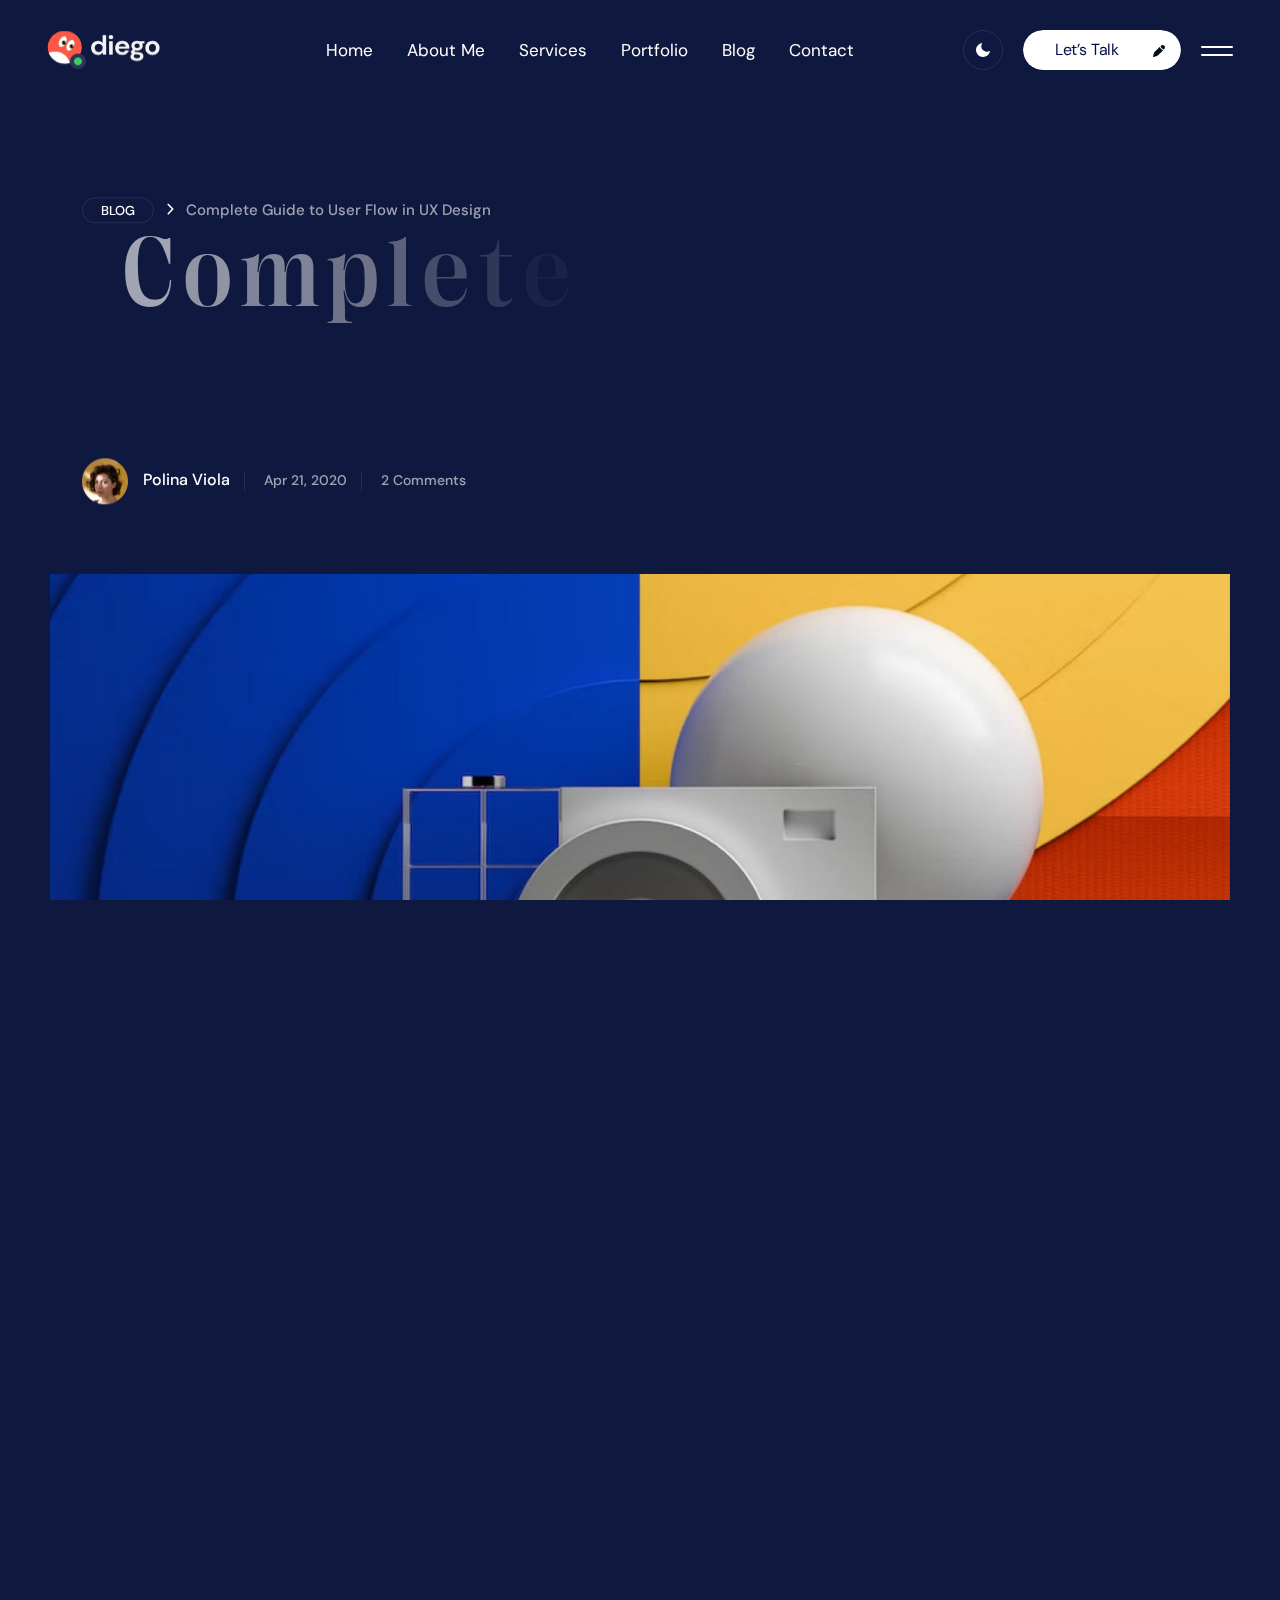
<file: blog-details.html>
<!doctype html>
<html class="no-js" lang="zxx">

<head>
   <meta charset="utf-8">
   <meta http-equiv="x-ua-compatible" content="ie=edge">
   <title>Vlad Tkachenko Personal Website</title>
   <meta name="description" content="">
   <meta name="viewport" content="width=device-width, initial-scale=1">

   <!-- Place favicon.ico in the root directory -->
   <link rel="shortcut icon" type="image/x-icon" href="assets/img/logo/favicon.png">

   <!-- CSS here -->
   <link rel="stylesheet" href="assets/css/bootstrap.css">
   <link rel="stylesheet" href="assets/css/animate.css">
   <link rel="stylesheet" href="assets/css/custom-animation.css">
   <link rel="stylesheet" href="assets/css/swiper-bundle.css">
   <link rel="stylesheet" href="assets/css/slick.css">
   <link rel="stylesheet" href="assets/css/nice-select.css">
   <link rel="stylesheet" href="assets/css/magnific-popup.css">
   <link rel="stylesheet" href="assets/css/hover-reveal.css">
   <link rel="stylesheet" href="assets/css/font-awesome-pro.css">
   <link rel="stylesheet" href="assets/css/spacing.css">
   <link rel="stylesheet" href="assets/css/main.css">
</head>

<body class="black-bg-3">
   <!--[if lte IE 9]>
      <p class="browserupgrade">You are using an <strong>outdated</strong> browser. Please <a href="https://browsehappy.com/">upgrade your browser</a> to improve your experience and security.</p>
      <![endif]-->


   <!-- pre loader area start -->
   <div id="loading">
      <div id="loading-center">
         <div id="loading-center-absolute">
            <!-- loading content here -->
            <div class="preloader__content text-center">
               <div class="preloader__top-text d-flex align-items-center justify-content-between">
                  <p class="preloader__loading text-start">Loading</p>
                  <h2 id="tp-loading-number" class="text-end"></h2>
               </div>
               <div id="tp-loading-bar" class="preloader__bar">
                  <div id="tp-loading-line" class="preloader__bar-inner"></div>
               </div>
            </div>
         </div>
      </div>  
   </div>
   <!-- pre loader area end -->

   <!-- offcanvas area end -->
   <div class="tp-offcanvas-area">
      <div class="tp-offcanvas-bg is-left"></div>
      <div class="tp-offcanvas-bg is-right d-none d-md-block">
         <div class="tp-offcanvas-shape">
            <img class="tp-offcanvas-shape-1" src="assets/img/offcanvas/bg-shape-2.png" alt="">
         </div>
      </div>
      <div class="tp-offcanvas-wrapper-2">
         <div class="tp-offcanvas-left">
            <div class="tp-offcanvas-left-wrap d-flex justify-content-between align-items-center">
               <div class="tpoffcanvas__logo">
                  <img class="logo-white" src="assets/img/logo/logo.png" alt="">
                  <img class="logo-black" src="assets/img/logo/logo-black.png" alt="">
               </div>
               <div class="tp-offcanvas-close d-md-none text-end">
                  <button class="tp-offcanvas-close-btn tp-offcanvas-close-btn">
                     <span class="text">
                        <span>close</span>
                     </span>
   
                     <span class="d-inline-block">
                        <span>
                           <svg width="38" height="38" viewBox="0 0 38 38" fill="none"
                              xmlns="http://www.w3.org/2000/svg">
                              <path d="M9.80859 9.80762L28.1934 28.1924" stroke="currentColor" stroke-width="1.5"
                                 stroke-linecap="round" stroke-linejoin="round" />
                              <path d="M9.80859 28.1924L28.1934 9.80761" stroke="currentColor" stroke-width="1.5"
                                 stroke-linecap="round" stroke-linejoin="round" />
                           </svg>
                        </span>
                     </span>
                     
                  </button>
               </div>
            </div>
            <div class="tp-main-menu-mobile menu-hover-active counter-row">
               <nav></nav>
            </div>
         </div>
         <div class="tp-offcanvas-right d-none d-md-block">
            <div class="tp-offcanvas-close text-end">
               <button class="tp-offcanvas-close-btn tp-offcanvas-close-btn">
                  <span class="text">
                     <span>close</span>
                  </span>

                  <span class="d-inline-block">
                     <span>
                        <svg width="38" height="38" viewBox="0 0 38 38" fill="none"
                           xmlns="http://www.w3.org/2000/svg">
                           <path d="M9.80859 9.80762L28.1934 28.1924" stroke="currentColor" stroke-width="1.5"
                              stroke-linecap="round" stroke-linejoin="round" />
                           <path d="M9.80859 28.1924L28.1934 9.80761" stroke="currentColor" stroke-width="1.5"
                              stroke-linecap="round" stroke-linejoin="round" />
                        </svg>
                     </span>
                  </span>
                  
               </button>
            </div>
            <div class="tp-offcanvas-right-inner d-flex flex-column justify-content-between h-100">
               
               <div class="tpoffcanvas__right-info">
                  <div class="tpoffcanvas__tel">
                     <a href="tel:61404093954">+61404093 954</a>
                  </div>
                  <div class="tpoffcanvas__mail">
                     <a href="mailto:vlad@doitwise.co">
                        hello <span class="__cf_email__" data-cfemail="b9dad6d7cdd8dacdf9ddd0dcded697dad6d4">vlad@doitwise.co</span></a>
                  </div>
                  <div class="tpoffcanvas__text">
                     <p>If in doubt. reach out.</p>
                  </div>
               </div>
               
               <div class="tpoffcanvas__social-link">
                  <ul>
                     <li><a href="#">Dribbble</a></li>
                     <li><a href="#">Instagram</a></li>
                     <li><a href="#">Linkedin</a></li>
                     <li><a href="#">Behance</a></li>
                  </ul>
               </div>
            </div>
         </div>
      </div>
   </div>
   <!-- offcanvas area start -->

   <header>
      <!-- header area start -->
      <div class="tp-header-4__area tp-header-transparent tp-header-4__mob-ptb tp-header-4__plr header">
         <div class="container-fluid">
            <div class="row align-items-center">
               <div class="col-xl-2 col-lg-6 col-md-6 col-6">
                  <div class="tp-header-3__logo">
                     <a class="logo-white" href="index.html"><img src="assets/img/logo/logo-2.png" alt=""></a>
                     <a class="logo-black" href="index.html"><img src="assets/img/logo/logo-black.png" alt=""></a>
                  </div>
               </div>
               <div class="col-xl-7 d-none d-xl-block">
                  <div class="tp-header-4__menu text-center">
                     <nav>
                        <ul>
                           <li class="has-dropdown">
                              <a href="index.html">Home</a>
                              <div class="tp-submenu submenu has-homemenu">
                                 <div class="row gx-6 row-cols-1 row-cols-md-2 row-cols-xl-3">
                                    <div class="col homemenu">
                                       <div class="homemenu-thumb mb-15">
                                          <a href="index.html"><img src="assets/img/menu/home-1.jpg" alt=""></a>
                                       </div>
                                       <div class="homemenu-content text-center">
                                          <h4 class="homemenu-title">
                                             <a href="index.html">Home 01</a>
                                          </h4>
                                       </div>
                                    </div>
                                    <div class="col homemenu">
                                       <div class="homemenu-thumb mb-15">
                                          <a href="index-2.html"><img src="assets/img/menu/home-2.jpg" alt=""></a>
                                       </div>
                                       <div class="homemenu-content text-center">
                                          <h4 class="homemenu-title">
                                             <a href="index-2.html">Home 02</a>
                                          </h4>
                                       </div>
                                    </div>
                                    <div class="col homemenu">
                                       <div class="homemenu-thumb mb-15">
                                          <a href="index.html"><img src="assets/img/menu/home-3.jpg" alt=""></a>
                                       </div>
                                       <div class="homemenu-content text-center">
                                          <h4 class="homemenu-title">
                                             <a href="index.html">Home 03</a>
                                          </h4>
                                       </div>
                                    </div>
                                 </div>
                              </div>
                           </li>
                           <li><a href="about-me.html">About Me</a></li>
                           <li><a href="service.html">Services</a>
                              <ul class="tp-submenu submenu">
                                 <li><a href="service.html">Service</a></li>
                                 <li><a href="service-details.html">Service Details</a></li>
                              </ul>
                           </li>
                           <li class="has-dropdown">
                              <a href="portfolio.html">Portfolio</a>
                              <ul class="tp-submenu submenu">
                                 <li><a href="portfolio.html">Porfolio</a></li>
                                 <li><a href="portfolio-details.html">Portfolio Details</a></li>
                              </ul>
                           </li>
                           <li class="has-dropdown">
                              <a href="blog.html">Blog</a>
                              <ul class="tp-submenu submenu">
                                 <li><a href="blog.html">Blog List</a></li>
                                 <li><a href="blog-sidebar.html">Blog Sidebar</a></li>
                                 <li><a href="blog-details.html">Blog Details</a></li>
                                 <li><a href="blog-details-2.html">Blog Details 02</a></li>
                              </ul>
                           </li>
                           <li><a href="contact.html">Contact</a></li>
                        </ul>
                     </nav>
                     <div class="offcanvas-menu-style d-none">
                        <nav class="tp-main-menu-content">
                           <ul>
                              <li class="has-dropdown">
                                 <a href="index.html">Home</a>
                                 <ul class="tp-submenu submenu">
                                    <li><a href="index.html">Freelancer</a></li>
                                    <li><a href="index-2.html">Interface Designer</a></li>
                                    <li><a href="index.html">Web Developer</a></li>
                                 </ul>
                              </li>
                              <li><a href="about-me.html">About Me</a></li>
                              <li><a href="service.html">Services</a>
                                 <ul class="tp-submenu submenu">
                                    <li><a href="service.html">Service</a></li>
                                    <li><a href="service-details.html">Service Details</a></li>
                                 </ul>
                              </li>
                              <li class="has-dropdown">
                                 <a href="portfolio.html">Portfolio</a>
                                 <ul class="tp-submenu submenu">
                                    <li><a href="portfolio.html">Porfolio</a></li>
                                    <li><a href="portfolio-details.html">Portfolio Details</a></li>
                                 </ul>
                              </li>
                              <li class="has-dropdown">
                                 <a href="blog.html">Blog</a>
                                 <ul class="tp-submenu submenu">
                                    <li><a href="blog.html">Blog List</a></li>
                                    <li><a href="blog-sidebar.html">Blog Sidebar</a></li>
                                    <li><a href="blog-details.html">Blog Details</a></li>
                                    <li><a href="blog-details-2.html">Blog Details 02</a></li>
                                 </ul>
                              </li>
                              <li><a href="contact.html">Contact</a></li>
                           </ul>
                        </nav>
                     </div>
                  </div>
               </div>
               <div class="col-xl-3 col-lg-6 col-md-6 col-6">
                  <div class="tp-header-3__right-action d-flex align-items-center justify-content-end">
                     <div class="tp-theme-toggle-single">
                        <label class="tp-theme-toggle-main themepure-theme-toggle">
                           <span class="dark">
                              <svg width="14" height="14" viewBox="0 0 14 14" fill="none"
                                 xmlns="http://www.w3.org/2000/svg">
                                 <path
                                    d="M14 7.63063C13.8774 8.95738 13.3795 10.2218 12.5645 11.2759C11.7495 12.33 10.6512 13.1301 9.39801 13.5828C8.14485 14.0354 6.78869 14.1218 5.48822 13.8319C4.18775 13.5419 2.99676 12.8875 2.05461 11.9454C1.11246 11.0032 0.458115 9.81225 0.168141 8.51178C-0.121832 7.21131 -0.0354396 5.85515 0.41721 4.60199C0.86986 3.34883 1.67005 2.2505 2.72413 1.43552C3.77822 0.620536 5.04262 0.122609 6.36937 0C5.5926 1.05088 5.21881 2.34566 5.31599 3.64884C5.41317 4.95202 5.97487 6.17704 6.89892 7.10109C7.82296 8.02513 9.04798 8.58683 10.3512 8.68401C11.6543 8.78119 12.9491 8.4074 14 7.63063Z"
                                    fill="white" />
                              </svg>
                           </span>
                           <input type="checkbox" class="themepure-theme-toggle-input">
                           <span class="light">
                              <svg width="21" height="20" viewBox="0 0 21 20" fill="none"
                                 xmlns="http://www.w3.org/2000/svg">
                                 <path
                                    d="M10.0581 14.2166C12.3522 14.2166 14.212 12.3569 14.212 10.0628C14.212 7.7687 12.3522 5.90897 10.0581 5.90897C7.76403 5.90897 5.9043 7.7687 5.9043 10.0628C5.9043 12.3569 7.76403 14.2166 10.0581 14.2166Z"
                                    fill="#FFC05A" />
                                 <path d="M10 1V2.63636" stroke="#FFC05A" stroke-width="2" stroke-linecap="round"
                                    stroke-linejoin="round" />
                                 <path d="M10 17.3637V19.0001" stroke="#FFC05A" stroke-width="2" stroke-linecap="round"
                                    stroke-linejoin="round" />
                                 <path d="M3.63477 3.63455L4.79658 4.79637" stroke="#FFC05A" stroke-width="2"
                                    stroke-linecap="round" stroke-linejoin="round" />
                                 <path d="M15.2031 15.2036L16.3649 16.3654" stroke="#FFC05A" stroke-width="2"
                                    stroke-linecap="round" stroke-linejoin="round" />
                                 <path d="M1 10.0001H2.63636" stroke="#FFC05A" stroke-width="2" stroke-linecap="round"
                                    stroke-linejoin="round" />
                                 <path d="M17.3652 10.0001H19.0016" stroke="#FFC05A" stroke-width="2"
                                    stroke-linecap="round" stroke-linejoin="round" />
                                 <path d="M3.63477 16.3654L4.79658 15.2036" stroke="#FFC05A" stroke-width="2"
                                    stroke-linecap="round" stroke-linejoin="round" />
                                 <path d="M15.2031 4.79637L16.3649 3.63455" stroke="#FFC05A" stroke-width="2"
                                    stroke-linecap="round" stroke-linejoin="round" />
                              </svg>
                           </span>
                        </label>
                     </div>
                     <div class="tp-header-3__btn d-none d-md-block">
                        <a class="tp-btn-white" href="contact.html">
                           Let’s Talk
                           <span>
                              <svg width="12" height="12" viewBox="0 0 12 12" fill="none"
                                 xmlns="http://www.w3.org/2000/svg">
                                 <path
                                    d="M4.9297 10.3651C5.12061 10.2162 5.29376 10.043 5.64006 9.69671L9.95722 5.37954C10.0616 5.27517 10.0138 5.0954 9.87438 5.04702C9.36479 4.87022 8.70189 4.53829 8.0818 3.9182C7.46171 3.29811 7.12978 2.63521 6.95299 2.12562C6.9046 1.98617 6.72483 1.9384 6.62046 2.04278L2.30329 6.35994L2.30328 6.35995C1.95699 6.70624 1.78385 6.87939 1.63494 7.0703C1.45928 7.29551 1.30868 7.53919 1.18581 7.79701C1.08164 8.01558 1.00421 8.24789 0.849336 8.71249L0.649225 9.31283L0.331026 10.2674L0.0326691 11.1625C-0.0435433 11.3911 0.0159628 11.6432 0.186379 11.8136C0.356795 11.984 0.608868 12.0435 0.837505 11.9673L1.73258 11.669L2.68717 11.3508L3.28751 11.1507C3.75211 10.9958 3.98442 10.9184 4.20299 10.8142C4.46082 10.6913 4.70449 10.5407 4.9297 10.3651Z"
                                    fill="currentcolor" />
                                 <path
                                    d="M11.3089 4.02783C12.2304 3.10641 12.2304 1.61249 11.3089 0.691067C10.3875 -0.230356 8.89359 -0.230356 7.97217 0.691067L7.83337 0.82986C7.69944 0.963792 7.63876 1.15087 7.67222 1.3373C7.69327 1.45458 7.73229 1.62603 7.80327 1.83063C7.94522 2.23979 8.21329 2.77689 8.7182 3.2818C9.22311 3.78671 9.76021 4.05478 10.1694 4.19673C10.374 4.26772 10.5454 4.30673 10.6627 4.32778C10.8491 4.36124 11.0362 4.30056 11.1701 4.16663L11.3089 4.02783Z"
                                    fill="currentcolor" />
                              </svg>
                           </span>
                        </a>
                     </div>
                     <div class="tp-header-3__bar">
                        <button class=" tp-menu-bar tp-offcanvas-open-btn">
                           <svg width="32" height="10" viewBox="0 0 32 10" fill="none" xmlns="http://www.w3.org/2000/svg">
                              <path d="M31 1H1" stroke="currentcolor" stroke-width="2" stroke-linecap="round" />
                              <path d="M31 9H1" stroke="currentcolor" stroke-width="2" stroke-linecap="round" />
                           </svg>
                        </button>
                     </div>
                  </div>
               </div>
            </div>
         </div>
      </div>
      <!-- header area end -->
   </header>

   <header>
      <!-- header area start -->
      <div class="tp-header-4__area tp-header-transparent tp-header-4__mob-ptb tp-header-4__plr tp-int-menu tp-header-sticky-cloned">
         <div class="container-fluid">
            <div class="row align-items-center">
               <div class="col-xl-2 col-lg-6 col-md-6 col-6">
                  <div class="tp-header-3__logo">
                     <a class="logo-white" href="index.html"><img src="assets/img/logo/logo-2.png" alt=""></a>
                     <a class="logo-black" href="index.html"><img src="assets/img/logo/logo-black.png" alt=""></a>
                  </div>
               </div>
               <div class="col-xl-7 d-none d-xl-block">
                  <div class="tp-header-4__menu text-center">
                     <nav>
                        <ul>
                           <li class="has-dropdown">
                              <a href="index.html">Home</a>
                              <div class="tp-submenu submenu has-homemenu">
                                 <div class="row gx-6 row-cols-1 row-cols-md-2 row-cols-xl-3">
                                    <div class="col homemenu">
                                       <div class="homemenu-thumb mb-15">
                                          <a href="index.html"><img src="assets/img/menu/home-1.jpg" alt=""></a>
                                       </div>
                                       <div class="homemenu-content text-center">
                                          <h4 class="homemenu-title">
                                             <a href="index.html">Home 01</a>
                                          </h4>
                                       </div>
                                    </div>
                                    <div class="col homemenu">
                                       <div class="homemenu-thumb mb-15">
                                          <a href="index-2.html"><img src="assets/img/menu/home-2.jpg" alt=""></a>
                                       </div>
                                       <div class="homemenu-content text-center">
                                          <h4 class="homemenu-title">
                                             <a href="index-2.html">Home 02</a>
                                          </h4>
                                       </div>
                                    </div>
                                    <div class="col homemenu">
                                       <div class="homemenu-thumb mb-15">
                                          <a href="index.html"><img src="assets/img/menu/home-3.jpg" alt=""></a>
                                       </div>
                                       <div class="homemenu-content text-center">
                                          <h4 class="homemenu-title">
                                             <a href="index.html">Home 03</a>
                                          </h4>
                                       </div>
                                    </div>
                                 </div>
                              </div>
                           </li>
                           <li><a href="about-me.html">About Me</a></li>
                           <li><a href="service.html">Services</a>
                              <ul class="tp-submenu submenu">
                                 <li><a href="service.html">Service</a></li>
                                 <li><a href="service-details.html">Service Details</a></li>
                              </ul>
                           </li>
                           <li class="has-dropdown">
                              <a href="portfolio.html">Portfolio</a>
                              <ul class="tp-submenu submenu">
                                 <li><a href="portfolio.html">Porfolio</a></li>
                                 <li><a href="portfolio-details.html">Portfolio Details</a></li>
                              </ul>
                           </li>
                           <li class="has-dropdown">
                              <a href="blog.html">Blog</a>
                              <ul class="tp-submenu submenu">
                                 <li><a href="blog.html">Blog List</a></li>
                                 <li><a href="blog-sidebar.html">Blog Sidebar</a></li>
                                 <li><a href="blog-details.html">Blog Details</a></li>
                                 <li><a href="blog-details-2.html">Blog Details 02</a></li>
                              </ul>
                           </li>
                           <li><a href="contact.html">Contact</a></li>
                        </ul>
                     </nav>
                     <div class="offcanvas-menu-style d-none">
                        <nav class="tp-main-menu-content">
                           <ul>
                              <li class="has-dropdown">
                                 <a href="index.html">Home</a>
                                 <ul class="tp-submenu submenu">
                                    <li><a href="index.html">Freelancer</a></li>
                                    <li><a href="index-2.html">Interface Designer</a></li>
                                    <li><a href="index.html">Web Developer</a></li>
                                 </ul>
                              </li>
                              <li><a href="about-me.html">About Me</a></li>
                              <li><a href="service.html">Services</a>
                                 <ul class="tp-submenu submenu">
                                    <li><a href="service.html">Service</a></li>
                                    <li><a href="service-details.html">Service Details</a></li>
                                 </ul>
                              </li>
                              <li class="has-dropdown">
                                 <a href="portfolio.html">Portfolio</a>
                                 <ul class="tp-submenu submenu">
                                    <li><a href="portfolio.html">Porfolio</a></li>
                                    <li><a href="portfolio-details.html">Portfolio Details</a></li>
                                 </ul>
                              </li>
                              <li class="has-dropdown">
                                 <a href="blog.html">Blog</a>
                                 <ul class="tp-submenu submenu">
                                    <li><a href="blog.html">Blog List</a></li>
                                    <li><a href="blog-sidebar.html">Blog Sidebar</a></li>
                                    <li><a href="blog-details.html">Blog Details</a></li>
                                    <li><a href="blog-details-2.html">Blog Details 02</a></li>
                                 </ul>
                              </li>
                              <li><a href="contact.html">Contact</a></li>
                           </ul>
                        </nav>
                     </div>
                  </div>
               </div>
               <div class="col-xl-3 col-lg-6 col-md-6 col-6">
                  <div class="tp-header-3__right-action d-flex align-items-center justify-content-end">
                     <div class="tp-theme-toggle-single">
                        <label class="tp-theme-toggle-main themepure-theme-toggle">
                           <span class="dark">
                              <svg width="14" height="14" viewBox="0 0 14 14" fill="none"
                                 xmlns="http://www.w3.org/2000/svg">
                                 <path
                                    d="M14 7.63063C13.8774 8.95738 13.3795 10.2218 12.5645 11.2759C11.7495 12.33 10.6512 13.1301 9.39801 13.5828C8.14485 14.0354 6.78869 14.1218 5.48822 13.8319C4.18775 13.5419 2.99676 12.8875 2.05461 11.9454C1.11246 11.0032 0.458115 9.81225 0.168141 8.51178C-0.121832 7.21131 -0.0354396 5.85515 0.41721 4.60199C0.86986 3.34883 1.67005 2.2505 2.72413 1.43552C3.77822 0.620536 5.04262 0.122609 6.36937 0C5.5926 1.05088 5.21881 2.34566 5.31599 3.64884C5.41317 4.95202 5.97487 6.17704 6.89892 7.10109C7.82296 8.02513 9.04798 8.58683 10.3512 8.68401C11.6543 8.78119 12.9491 8.4074 14 7.63063Z"
                                    fill="white" />
                              </svg>
                           </span>
                           <input type="checkbox" class="themepure-theme-toggle-input">
                           <span class="light">
                              <svg width="21" height="20" viewBox="0 0 21 20" fill="none"
                                 xmlns="http://www.w3.org/2000/svg">
                                 <path
                                    d="M10.0581 14.2166C12.3522 14.2166 14.212 12.3569 14.212 10.0628C14.212 7.7687 12.3522 5.90897 10.0581 5.90897C7.76403 5.90897 5.9043 7.7687 5.9043 10.0628C5.9043 12.3569 7.76403 14.2166 10.0581 14.2166Z"
                                    fill="#FFC05A" />
                                 <path d="M10 1V2.63636" stroke="#FFC05A" stroke-width="2" stroke-linecap="round"
                                    stroke-linejoin="round" />
                                 <path d="M10 17.3637V19.0001" stroke="#FFC05A" stroke-width="2" stroke-linecap="round"
                                    stroke-linejoin="round" />
                                 <path d="M3.63477 3.63455L4.79658 4.79637" stroke="#FFC05A" stroke-width="2"
                                    stroke-linecap="round" stroke-linejoin="round" />
                                 <path d="M15.2031 15.2036L16.3649 16.3654" stroke="#FFC05A" stroke-width="2"
                                    stroke-linecap="round" stroke-linejoin="round" />
                                 <path d="M1 10.0001H2.63636" stroke="#FFC05A" stroke-width="2" stroke-linecap="round"
                                    stroke-linejoin="round" />
                                 <path d="M17.3652 10.0001H19.0016" stroke="#FFC05A" stroke-width="2"
                                    stroke-linecap="round" stroke-linejoin="round" />
                                 <path d="M3.63477 16.3654L4.79658 15.2036" stroke="#FFC05A" stroke-width="2"
                                    stroke-linecap="round" stroke-linejoin="round" />
                                 <path d="M15.2031 4.79637L16.3649 3.63455" stroke="#FFC05A" stroke-width="2"
                                    stroke-linecap="round" stroke-linejoin="round" />
                              </svg>
                           </span>
                        </label>
                     </div>
                     <div class="tp-header-3__btn d-none d-md-block">
                        <a class="tp-btn-white" href="contact.html">
                           Let’s Talk
                           <span>
                              <svg width="12" height="12" viewBox="0 0 12 12" fill="none"
                                 xmlns="http://www.w3.org/2000/svg">
                                 <path
                                    d="M4.9297 10.3651C5.12061 10.2162 5.29376 10.043 5.64006 9.69671L9.95722 5.37954C10.0616 5.27517 10.0138 5.0954 9.87438 5.04702C9.36479 4.87022 8.70189 4.53829 8.0818 3.9182C7.46171 3.29811 7.12978 2.63521 6.95299 2.12562C6.9046 1.98617 6.72483 1.9384 6.62046 2.04278L2.30329 6.35994L2.30328 6.35995C1.95699 6.70624 1.78385 6.87939 1.63494 7.0703C1.45928 7.29551 1.30868 7.53919 1.18581 7.79701C1.08164 8.01558 1.00421 8.24789 0.849336 8.71249L0.649225 9.31283L0.331026 10.2674L0.0326691 11.1625C-0.0435433 11.3911 0.0159628 11.6432 0.186379 11.8136C0.356795 11.984 0.608868 12.0435 0.837505 11.9673L1.73258 11.669L2.68717 11.3508L3.28751 11.1507C3.75211 10.9958 3.98442 10.9184 4.20299 10.8142C4.46082 10.6913 4.70449 10.5407 4.9297 10.3651Z"
                                    fill="currentcolor" />
                                 <path
                                    d="M11.3089 4.02783C12.2304 3.10641 12.2304 1.61249 11.3089 0.691067C10.3875 -0.230356 8.89359 -0.230356 7.97217 0.691067L7.83337 0.82986C7.69944 0.963792 7.63876 1.15087 7.67222 1.3373C7.69327 1.45458 7.73229 1.62603 7.80327 1.83063C7.94522 2.23979 8.21329 2.77689 8.7182 3.2818C9.22311 3.78671 9.76021 4.05478 10.1694 4.19673C10.374 4.26772 10.5454 4.30673 10.6627 4.32778C10.8491 4.36124 11.0362 4.30056 11.1701 4.16663L11.3089 4.02783Z"
                                    fill="currentcolor" />
                              </svg>
                           </span>
                        </a>
                     </div>
                     <div class="tp-header-3__bar">
                        <button class=" tp-menu-bar tp-offcanvas-open-btn">
                           <svg width="32" height="10" viewBox="0 0 32 10" fill="none" xmlns="http://www.w3.org/2000/svg">
                              <path d="M31 1H1" stroke="currentcolor" stroke-width="2" stroke-linecap="round" />
                              <path d="M31 9H1" stroke="currentcolor" stroke-width="2" stroke-linecap="round" />
                           </svg>
                        </button>
                     </div>
                  </div>
               </div>
            </div>
         </div>
      </div>
      <!-- header area start -->
   </header>

<div id="smooth-wrapper">
   <div id="smooth-content">

   <main>

      <!-- blog area start -->
      <div class="blog-details__area blog-details__customize pt-200">
         <div class="container">
            <div class="row">
               <div class="blog-list__title-box">
                  <div class="blog-list__text-sm">
                     <span class="category">Blog</span><i class="fa-regular fa-angle-right"></i><span>Complete Guide to User Flow in UX Design</span>
                  </div>
                  <h4 class="blog-list__title tp-char-animation">Complete Guide to <br> User Flow in UX Design</h4>
               </div>
               <div class="blog-details__meta mb-70">
                  <span ><img src="assets/img/users/blog-list-avata-1.png" alt=""><i>Polina Viola</i></span>
                  <span>Apr 21, 2020</span>
                  <span>2 Comments</span>
               </div>
            </div>
         </div>
         <div class="blog-details__big-thumb text-center ">
            <img data-speed="0.7" src="assets/img/blog/blog-details-big-img-2.jpg" alt="">
         </div>
      </div>
      <!-- blog area end -->


      <!-- postbox area start -->
      <section class="postbox-details__area pt-90 pb-120">
         <div class="container">
            <div class="row">
               <div class="col-xxl-8 col-xl-8 col-lg-8">
                  <div class="postbox-details__wrapper  tp-blog-sidebar-sticky-area tp-blog-social-sticky-area p-relative">
                     <div class="postbox-details__top-social tp-blog-social-sticky d-none d-xxl-inline-flex">
                        <a href="#">
                           <span>
                              <svg width="8" height="14" viewBox="0 0 8 14" fill="none" xmlns="http://www.w3.org/2000/svg">
                                 <path d="M7.7 0H5.6C4.67174 0 3.7815 0.368749 3.12513 1.02513C2.46875 1.6815 2.1 2.57174 2.1 3.5V5.6H0V8.4H2.1V14H4.9V8.4H7L7.7 5.6H4.9V3.5C4.9 3.31435 4.97375 3.1363 5.10503 3.00503C5.2363 2.87375 5.41435 2.8 5.6 2.8H7.7V0Z" fill="currentcolor" fill-opacity="0.7"/>
                              </svg>
                           </span>
                        </a>
                        <a href="#">
                           <span>
                              <svg width="13" height="11" viewBox="0 0 13 11" fill="none" xmlns="http://www.w3.org/2000/svg">
                                 <path d="M13 0.00594201C12.4341 0.405088 11.8076 0.71037 11.1445 0.910033C10.7887 0.500835 10.3157 0.210805 9.78961 0.0791711C9.26353 -0.0524632 8.7097 -0.0193515 8.20305 0.174028C7.69639 0.367408 7.26135 0.711725 6.95676 1.16041C6.65217 1.6091 6.49273 2.1405 6.5 2.68276V3.27367C5.46156 3.3006 4.43257 3.07029 3.50469 2.60325C2.5768 2.13622 1.77882 1.44695 1.18182 0.596851C1.18182 0.596851 -1.18182 5.91503 4.13636 8.27867C2.9194 9.10474 1.46968 9.51895 0 9.46049C5.31818 12.415 11.8182 9.46049 11.8182 2.66503C11.8176 2.50044 11.8018 2.33625 11.7709 2.17458C12.374 1.57982 12.7996 0.828909 13 0.00594201Z" fill="currentcolor" fill-opacity="0.7"/>
                              </svg>
                           </span>
                        </a>
                        <a href="#">
                           <span>
                              <svg width="12" height="12" viewBox="0 0 12 12" fill="none" xmlns="http://www.w3.org/2000/svg">
                                 <path d="M7.93792 3.78955C8.94295 3.78955 9.90682 4.1888 10.6175 4.89946C11.3282 5.61013 11.7274 6.574 11.7274 7.57903V12.0001H9.20108V7.57903C9.20108 7.24402 9.068 6.92273 8.83111 6.68584C8.59422 6.44896 8.27293 6.31587 7.93792 6.31587C7.60291 6.31587 7.28162 6.44896 7.04473 6.68584C6.80784 6.92273 6.67476 7.24402 6.67476 7.57903V12.0001H4.14844V7.57903C4.14844 6.574 4.54769 5.61013 5.25835 4.89946C5.96902 4.1888 6.93289 3.78955 7.93792 3.78955Z" fill="currentcolor" fill-opacity="0.7"/>
                                 <path d="M2.52632 4.4209H0V11.9999H2.52632V4.4209Z" fill="currentcolor" fill-opacity="0.7"/>
                                 <path d="M1.26316 2.52632C1.96079 2.52632 2.52632 1.96079 2.52632 1.26316C2.52632 0.565536 1.96079 0 1.26316 0C0.565536 0 0 0.565536 0 1.26316C0 1.96079 0.565536 2.52632 1.26316 2.52632Z" fill="currentcolor" fill-opacity="0.7"/>
                              </svg>
                           </span>
                        </a>
                     </div>
                     <div class="postbox-details__text">
                        <p class="tp-dropcap pb-10">Q Proin faucibus nec mauris a sodales, sed elementum mi tincidunt. Sed eget viverra
                           egestas nisi in consequat. As technology continues to advance at a rapid pace, the
                           way we work and interact with our devices is also changing. One area that has seen
                           significant growth in recent years is the intersection of user experience (UX) and user
                           interface (UI) design, artificial intelligence (AI), and the modern work station.
                        </p>
                        <p class="pb-20">In this blog post, we will explore how these three elements are coming together to revolutionize the workplace.Nulla aliquam rerum nesciunt velit iusto. Deserunt fugiat tempora sed voluptatibus neque suscipit minima qui. Beatae ipsa autem adipisci. Iusto numquam maxime vitae natus molestiae.</p>
                     </div>
                     <h4 class="postbox-details__title pb-15">What's up with UX and UI?</h4>
                     <div class="postbox-details__text pb-40">
                        <p>UX/UI design refers to the process of designing products, such as software, that are easy to use and intuitive for the user. This includes everything from the layout of buttons and menus to the overall aesthetic of the product. In the workplace, good UX/UI design can make a huge difference in terms of productivity and user satisfaction.</p>
                     </div>
                     <div class="postbox-details__thumb pb-55">
                        <img src="assets/img/blog/blog-details-2.jpg" alt="">
                     </div>
                     <div class="postbox-details__text pb-20">
                        <p>AI, on the other hand, is the simulation of human intelligence in machines. It has the potential to automate many tasks and make them more efficient. In the workplace, AI can be used to assist with tasks such as scheduling, data analysis, and customer service.</p>
                     </div>
                     <div class="postbox-details__qoute p-relative">
                        <blockquote>
                           <div class="postbox-details__qoute-icon">
                              <span>
                                 <svg width="44" height="38" viewBox="0 0 44 38" fill="none" xmlns="http://www.w3.org/2000/svg">
                                    <path d="M18.5306 0C8.40816 2.95378 0 12.9328 0 25.9454C0 34.2479 3.67347 38 9.06122 38C14.2041 38 17.7959 34.4874 17.7959 29.458C17.7959 24.2689 14.1224 20.6765 8.89796 20.6765C6.36735 20.6765 4.32653 21.5546 2.69388 22.9118C3.26531 13.4916 9.79592 5.02941 19.102 1.83613L18.5306 0ZM43.3469 0C33.3061 2.95378 24.8163 12.9328 24.8163 25.9454C24.8163 34.2479 28.5714 38 33.9592 38C39.102 38 42.6939 34.4874 42.6939 29.458C42.6939 24.2689 39.0204 20.6765 33.7959 20.6765C31.2653 20.6765 29.1429 21.5546 27.5918 22.9118C28.1633 13.4916 34.6939 5.02941 44 1.83613L43.3469 0Z" fill="white" fill-opacity="0.1"/>
                                 </svg>                                    
                              </span>
                           </div>
                           <div class="postbox-details__qoute-text">
                              <p>For example, a work station with a good UX/UI design and
                                 AI-powered software can make it easier for employees to
                                 access important information.
                              </p>
                           </div>
                        </blockquote>
                     </div>
                     <div class="postbox-details__text pt-20 pb-20">
                        <p>Additionally, AI-powered customer service can make it easier for employees to help customers and resolve issues. In conclusion, the intersection of UX/UI design, AI, and the modern work station is revolutionizing the way we work. By making the workplace more efficient, productive, and user-friendly, these three elements are helping to improve the overall work experience for employees and customers alike."</p>
                     </div>
                     <div class="tagcloud pb-35">
                        <a href="#">symphony</a>
                        <a href="#">nokia</a>
                        <a href="#">tech</a>
                        <a href="#">Samsung</a>
                        <a href="#">Alcatel</a>
                     </div>
                     <div class="postbox-details__author-info-box mb-95 p-relative">
                        <div class="postbox-details__author-wrap d-flex align-items-center">
                           <div class="postbox-details__author-avata">
                              <img src="assets/img/users/user24.jpg" alt="">
                           </div>
                           <div class="postbox-details__author-content">
                              <h4>Alison Baker</h4>
                              <p>Digital content wrangler I UX enthusiast I Recovering educator I <br>
                                 Shameless nerd & GIF connoisseur I Hockey fan.</p>
                           </div>
                        </div>
                        <div class="postbox-details__author-social-wrap">
                           <div class="postbox-details__author-social-link">
                              <a href="#">
                                 <span>
                                    <svg width="8" height="14" viewBox="0 0 8 14" fill="none" xmlns="http://www.w3.org/2000/svg">
                                       <path d="M7.7 0H5.6C4.67174 0 3.7815 0.368749 3.12513 1.02513C2.46875 1.6815 2.1 2.57174 2.1 3.5V5.6H0V8.4H2.1V14H4.9V8.4H7L7.7 5.6H4.9V3.5C4.9 3.31435 4.97375 3.1363 5.10503 3.00503C5.2363 2.87375 5.41435 2.8 5.6 2.8H7.7V0Z" fill="currentcolor" fill-opacity="0.7"/>
                                    </svg>
                                 </span>
                              </a>
                              <a href="#">
                                 <span>
                                    <svg width="13" height="11" viewBox="0 0 13 11" fill="none" xmlns="http://www.w3.org/2000/svg">
                                       <path d="M13 0.00594201C12.4341 0.405088 11.8076 0.71037 11.1445 0.910033C10.7887 0.500835 10.3157 0.210805 9.78961 0.0791711C9.26353 -0.0524632 8.7097 -0.0193515 8.20305 0.174028C7.69639 0.367408 7.26135 0.711725 6.95676 1.16041C6.65217 1.6091 6.49273 2.1405 6.5 2.68276V3.27367C5.46156 3.3006 4.43257 3.07029 3.50469 2.60325C2.5768 2.13622 1.77882 1.44695 1.18182 0.596851C1.18182 0.596851 -1.18182 5.91503 4.13636 8.27867C2.9194 9.10474 1.46968 9.51895 0 9.46049C5.31818 12.415 11.8182 9.46049 11.8182 2.66503C11.8176 2.50044 11.8018 2.33625 11.7709 2.17458C12.374 1.57982 12.7996 0.828909 13 0.00594201Z" fill="currentcolor" fill-opacity="0.7"/>
                                    </svg>
                                 </span>
                              </a>
                              <a href="#">
                                 <span>
                                    <svg width="12" height="12" viewBox="0 0 12 12" fill="none" xmlns="http://www.w3.org/2000/svg">
                                       <path d="M7.93792 3.78955C8.94295 3.78955 9.90682 4.1888 10.6175 4.89946C11.3282 5.61013 11.7274 6.574 11.7274 7.57903V12.0001H9.20108V7.57903C9.20108 7.24402 9.068 6.92273 8.83111 6.68584C8.59422 6.44896 8.27293 6.31587 7.93792 6.31587C7.60291 6.31587 7.28162 6.44896 7.04473 6.68584C6.80784 6.92273 6.67476 7.24402 6.67476 7.57903V12.0001H4.14844V7.57903C4.14844 6.574 4.54769 5.61013 5.25835 4.89946C5.96902 4.1888 6.93289 3.78955 7.93792 3.78955Z" fill="currentcolor" fill-opacity="0.7"/>
                                       <path d="M2.52632 4.4209H0V11.9999H2.52632V4.4209Z" fill="currentcolor" fill-opacity="0.7"/>
                                       <path d="M1.26316 2.52632C1.96079 2.52632 2.52632 1.96079 2.52632 1.26316C2.52632 0.565536 1.96079 0 1.26316 0C0.565536 0 0 0.565536 0 1.26316C0 1.96079 0.565536 2.52632 1.26316 2.52632Z" fill="currentcolor" fill-opacity="0.7"/>
                                    </svg>
                                 </span>
                              </a>
                           </div>
                        </div>
                     </div>
                     <div class="postbox__comment mb-95">
                        <h3 class="postbox__comment-title">3 Comments</h3>
                        <ul>
                           <li>
                              <div class="postbox__comment-box d-flex">
                                 <div class="postbox__comment-info ">
                                    <div class="postbox__comment-avater mr-20">
                                       <img src="assets/img/users/avata-1.png" alt="">
                                    </div>  
                                 </div>
                                 <div class="postbox__comment-text">
                                    <div class="postbox__comment-name">
                                       <h5>Justin Case</h5>
                                       <span class="post-meta"> April 8, 2023 at 7:38 am</span>
                                    </div>
                                    <p>Patient Comments are a collection of comments submitted by viewers in <br> response to a question posed by a MedicineNet doctor.</p>
                                    <div class="postbox__comment-reply">
                                       <a href="#">
                                          <svg width="12" height="10" viewBox="0 0 14 10" fill="none" xmlns="http://www.w3.org/2000/svg">
                                             <path d="M5 1L1 5L5 9" stroke="currentColor" stroke-width="1.5" stroke-linecap="round" stroke-linejoin="round"/>
                                             <path d="M1 5.00024L9 5.00024C10.3333 5.00024 13 5.80025 13 9.00025" stroke="currentColor" stroke-width="1.5" stroke-linecap="round"/>
                                          </svg> 
                                          Reply
                                       </a>
                                    </div>
                                 </div>
                              </div>
                           </li>
                           <li class="children">
                              <div class="postbox__comment-box  d-flex">
                                 <div class="postbox__comment-info">
                                    <div class="postbox__comment-avater mr-20">
                                       <img src="assets/img/users/user24.jpg" alt="">
                                    </div> 
                                 </div>
                                 <div class="postbox__comment-text">
                                    <div class="postbox__comment-name">
                                       <h5>Farhan Firoz</h5>
                                       <span class="post-meta"> July 14, 2022 at 9:58 am</span>
                                    </div>
                                    <p>Include anecdotal examples of your experience, or things you took notice of that you feel others would find useful.</p>
                                    <div class="postbox__comment-reply">
                                       <a href="#">
                                          <svg width="12" height="10" viewBox="0 0 14 10" fill="none" xmlns="http://www.w3.org/2000/svg">
                                             <path d="M5 1L1 5L5 9" stroke="currentColor" stroke-width="1.5" stroke-linecap="round" stroke-linejoin="round"/>
                                             <path d="M1 5.00024L9 5.00024C10.3333 5.00024 13 5.80025 13 9.00025" stroke="currentColor" stroke-width="1.5" stroke-linecap="round"/>
                                          </svg> 
                                          Reply  
                                       </a>
                                    </div>
                                 </div>
                              </div>
                           </li>
                           <li>
                              <div class="postbox__comment-box d-flex">
                                 <div class="postbox__comment-info ">
                                    <div class="postbox__comment-avater mr-20">
                                       <img src="assets/img/users/avata-3.png" alt="">
                                    </div>  
                                 </div>
                                 <div class="postbox__comment-text">
                                    <div class="postbox__comment-name">
                                       <h5>Justin Case</h5>
                                       <span class="post-meta"> May 12, 2023 at 4:38 pm</span>
                                    </div>
                                    <p>Patient Comments are a collection of comments submitted by viewers in <br> response to a question posed by a MedicineNet doctor.</p>
                                    <div class="postbox__comment-reply">
                                       <a href="#">
                                          <svg width="12" height="10" viewBox="0 0 14 10" fill="none" xmlns="http://www.w3.org/2000/svg">
                                             <path d="M5 1L1 5L5 9" stroke="currentColor" stroke-width="1.5" stroke-linecap="round" stroke-linejoin="round"/>
                                             <path d="M1 5.00024L9 5.00024C10.3333 5.00024 13 5.80025 13 9.00025" stroke="currentColor" stroke-width="1.5" stroke-linecap="round"/>
                                          </svg> 
                                          Reply
                                       </a>
                                    </div>
                                 </div>
                              </div>
                           </li>
                        </ul>
                     </div>
                     <div class="postbox__comment-form">
                        <h3 class="postbox__comment-form-title">Leave a Reply</h3>
                        <form action="#" class="box">
                           <div class="row gx-20">
                              <div class="col-xxl-6 col-xl-6 col-lg-6">
                                 <div class="postbox__comment-input mb-35">
                                    <input type="text" class="inputText" required>
                                    <span class="floating-label">Your  Name</span>
                                    <span class="floating-label">Your Name</span>
                                 </div>
                              </div>
                              <div class="col-xxl-6 col-xl-6 col-lg-6">
                                 <div class="postbox__comment-input mb-35">
                                    <input type="text" class="inputText" required>
                                    <span class="floating-label">Your  Email</span>
                                 </div>
                              </div>
                              <div class="col-xxl-12">
                                 <div class="postbox__comment-input mb-20">
                                    <textarea class="textareaText" required></textarea>
                                    <span class="floating-label-2">Your  Comment</span>
                                 </div>
                              </div>
                              <div class="col-xxl-12">
                                 <div class="postbox__comment-agree">
                                    <div class="form-check">
                                       <input class="form-check-input" type="checkbox" value="" id="flexCheckDefault">
                                       <label class="form-check-label" for="flexCheckDefault">
                                          I agree that my submitted data is being collected and stored.
                                       </label>
                                    </div>
                                 </div>
                              </div>
                              <div class="col-xxl-12">
                                 <div class="postbox__comment-btn">
                                    <button type="submit" class="tp-btn-white-lg">
                                       <span>
                                          <i>Post comment</i>
                                       </span>
                                    </button>
                                 </div>
                              </div>
                           </div>
                        </form>
                     </div>
                  </div>
               </div>
               <div class="col-xxl-4 col-xl-4 col-lg-4">
                  <div class="sidebar__wrapper tp-blog-sidebar-sticky pb-120">
                     <div class="sidebar__widget mb-60">
                        <div class="sidebar__widget-content">
                           <h3 class="sidebar__widget-title">Search Here</h3>
                           <div class="sidebar__search">
                              <form action="#">
                                 <div class="sidebar__search-input-2">
                                    <input type="text" placeholder="Search...">
                                    <button type="submit">
                                       <svg width="18" height="18" viewBox="0 0 18 18" fill="none" xmlns="http://www.w3.org/2000/svg">
                                          <path d="M8.6 16.2C12.7974 16.2 16.2 12.7974 16.2 8.6C16.2 4.40264 12.7974 1 8.6 1C4.40264 1 1 4.40264 1 8.6C1 12.7974 4.40264 16.2 8.6 16.2Z" stroke="currentcolor" stroke-width="1.5" stroke-linecap="round" stroke-linejoin="round"/>
                                          <path d="M16.9984 17L15.3984 15.4" stroke="currentcolor" stroke-width="1.5" stroke-linecap="round" stroke-linejoin="round"/>
                                       </svg>
                                    </button>
                                 </div>
                              </form>
                           </div>
                        </div>
                     </div>
                     <div class="sidebar__widget mb-60">
                        <h3 class="sidebar__widget-title">Category</h3>
                        <div class="sidebar__widget-content">
                           <ul>
                              <li><a href="blog.html">Design<span>[7]</span></a></li>
                              <li><a href="blog.html">Experience<span>[4]</span></a></li>
                              <li><a href="blog.html">Uncategorized<span>[0]</span></a></li>
                              <li><a href="blog.html">Digital<span>[3]</span></a></li>
                           </ul>
                        </div>
                     </div>
                     <div class="sidebar__widget mb-60">
                        <h3 class="sidebar__widget-title">Recent Post</h3>
                        <div class="sidebar__widget-content">
                           <div class="sidebar__post rc__post">
                              <div class="rc__post mb-30 d-flex align-items-center">
                                 <div class="rc__post-thumb mr-20">
                                    <a href="blog-details.html"><img src="assets/img/blog/sidebar-1.jpg" alt=""></a>
                                 </div>
                                 <div class="rc__post-content">
                                    <h3 class="rc__post-title">
                                       <a href="blog-details.html">Lazarev. got 3 CSS Design Awards</a>
                                    </h3>
                                    <div class="rc__meta d-flex align-items-center">
                                       <span>DESIGN</span>
                                       <span class="text-2"><i>.</i>Nov 14, 2023</span>
                                    </div>
                                 </div>
                              </div>
                              <div class="rc__post mb-30 d-flex align-items-center">
                                 <div class="rc__post-thumb mr-20">
                                    <a href="blog-details.html"><img src="assets/img/blog/sidebar-2.jpg" alt=""></a>
                                 </div>
                                 <div class="rc__post-content">
                                    <h3 class="rc__post-title">
                                       <a href="blog-details.html">Is Graphic Design a Talent or Skill?</a>
                                    </h3>
                                    <div class="rc__meta d-flex align-items-center">
                                       <span>DESIGN</span>
                                       <span class="text-2"><i>.</i>Nov 14, 2023</span>
                                    </div>
                                 </div>
                              </div>
                           </div>
                        </div>
                     </div>
                     <div class="sidebar__widget mb-60">
                        <h3 class="sidebar__widget-title">Tags</h3>
                        <div class="sidebar__widget-content">
                           <div class="tagcloud">
                              <a href="#">symphony</a>
                              <a href="#">nokia</a>
                              <a href="#">tech</a>
                              <a href="#">Samsung</a>
                              <a href="#">Alcatel</a>
                              <a href="#">mous</a>
                              <a href="#">landing</a>
                              <a href="#">Oppos</a>
                           </div>
                        </div>
                     </div>
                  </div>
               </div>
               <div class="row">
                  <div class="col-xl-12">
                     <div class="postbox-details___related-post">
                        <h4 class="postbox-details___related-title">Related Aricles</h4>
                        <div class="postbox-details___related-post-box">
                           <div class="postbox-details___related-content-wrap mb-30">
                              <div class="row align-items-center">
                                 <div class="col-xl-7 col-lg-6">
                                    <h4 class="postbox-details___related-title-sm"><a href="blog-details-2.html">16 witty tips to get six-figure clients on Dribbble</a></h4>
                                 </div>
                                 <div class="col-xl-5 col-lg-6">
                                    <div class="postbox-details___related-meta">
                                       <div class="blog-list__meta-box text-start text-lg-end">
                                          <span class="category">Branding</span>
                                          <span>October 3, 2023</span>
                                          <span>7 min read</span>
                                       </div>
                                    </div>
                                 </div>
                              </div>
                           </div>
                           <div class="row">
                              <div class="col-xl-12">
                                 <div class="postbox-details___related-thumb mb-80">
                                    <img data-speed="1.1" src="assets/img/blog/related-post.jpg" alt="">
                                 </div>
                              </div>
                           </div>
                           <div class="row">
                              <div class="col-xl-12">
                                 <div class="porfolio-details__navigation-wrap">
                                    <div class="row align-items-center">
                                       <div class="col-xl-4 col-lg-4 col-md-4 col-12">
                                          <div class="porfolio-details__navigation-content text-center text-md-start">
                                             <a href="#"><i class="fa-regular fa-arrow-left"></i><span>Preview</span></a>
                                             <h4>UX in Ecommerce</h4>
                                          </div>
                                       </div>
                                       <div class="col-xl-4 col-lg-4 col-md-4 col-12">
                                          <div class="porfolio-details__navigation-bar text-center">
                                             <a href="#">
                                                <span>
                                                   <svg width="22" height="22" viewBox="0 0 22 22" fill="none" xmlns="http://www.w3.org/2000/svg">
                                                      <path opacity="0.5" d="M1 5.21053C1 3.22567 1 2.23323 1.61662 1.61662C2.23323 1 3.22567 1 5.21053 1C7.19539 1 8.18782 1 8.80444 1.61662C9.42105 2.23323 9.42105 3.22567 9.42105 5.21053C9.42105 7.19539 9.42105 8.18782 8.80444 8.80444C8.18782 9.42105 7.19539 9.42105 5.21053 9.42105C3.22567 9.42105 2.23323 9.42105 1.61662 8.80444C1 8.18782 1 7.19539 1 5.21053Z" stroke="white" stroke-width="1.5"/>
                                                      <path opacity="0.5" d="M12.5781 16.7896C12.5781 14.8048 12.5781 13.8123 13.1947 13.1957C13.8114 12.5791 14.8038 12.5791 16.7887 12.5791C18.7735 12.5791 19.7659 12.5791 20.3826 13.1957C20.9992 13.8123 20.9992 14.8048 20.9992 16.7896C20.9992 18.7745 20.9992 19.7669 20.3826 20.3835C19.7659 21.0002 18.7735 21.0002 16.7887 21.0002C14.8038 21.0002 13.8114 21.0002 13.1947 20.3835C12.5781 19.7669 12.5781 18.7745 12.5781 16.7896Z" stroke="white" stroke-width="1.5"/>
                                                      <path d="M1 16.7896C1 14.8048 1 13.8123 1.61662 13.1957C2.23323 12.5791 3.22567 12.5791 5.21053 12.5791C7.19539 12.5791 8.18782 12.5791 8.80444 13.1957C9.42105 13.8123 9.42105 14.8048 9.42105 16.7896C9.42105 18.7745 9.42105 19.7669 8.80444 20.3835C8.18782 21.0002 7.19539 21.0002 5.21053 21.0002C3.22567 21.0002 2.23323 21.0002 1.61662 20.3835C1 19.7669 1 18.7745 1 16.7896Z" stroke="white" stroke-width="1.5"/>
                                                      <path d="M12.5781 5.21053C12.5781 3.22567 12.5781 2.23323 13.1947 1.61662C13.8114 1 14.8038 1 16.7887 1C18.7735 1 19.7659 1 20.3826 1.61662C20.9992 2.23323 20.9992 3.22567 20.9992 5.21053C20.9992 7.19539 20.9992 8.18782 20.3826 8.80444C19.7659 9.42105 18.7735 9.42105 16.7887 9.42105C14.8038 9.42105 13.8114 9.42105 13.1947 8.80444C12.5781 8.18782 12.5781 7.19539 12.5781 5.21053Z" stroke="white" stroke-width="1.5"/>
                                                   </svg>
                                                </span>
                                             </a>
                                          </div>
                                       </div>
                                       <div class="col-xl-4 col-lg-4 col-md-4 col-12">
                                          <div class="porfolio-details__navigation-content next text-center text-md-end">
                                             <a href="#"><span>Next</span><i class="fa-regular fa-arrow-right"></i></a>
                                             <h4>Tiktok Ads</h4>
                                          </div>
                                       </div>
                                    </div>
                                 </div>
                              </div>
                           </div>
                        </div>
                     </div>
                  </div>
               </div>
            </div>
         </div>
      </section>
      <!-- postbox area end -->



   </main>


   <footer>

      <!-- footer area start -->
      <div class="tp-footer-4__main-wrapper black-bg-2 p-relative z-index-1 fix" data-background="assets/img/footer/overly-bg.png">
         <div class="tp-footer-4__area pt-80 pb-60">
            <div class="tp-footer-4__shape">
               <img src="assets/img/footer/footer-shape-2.png" alt="">
            </div>
            <div class="container">
               <div class="row align-items-start">
                  <div class="col-xl-4 col-lg-4 col-md-8 mb-40">
                     <div class="tp-footer-4__widget footer-col-4-1">
                        <div class="tp-footer-4__logo">
                           <a href="index.html"><img src="assets/img/logo/logo-2.png" alt=""></a>
                        </div>
                        <div class="tp-footer-4__content">
                           <p>Feel free to reach out with questions <br> or inquiries.</p>
                        </div>
                        <div class="tp-footer-4__social">
                           <a href="#">
                              <span>
                                 <svg width="17" height="11" viewBox="0 0 17 11" fill="none" xmlns="http://www.w3.org/2000/svg">
                                    <path d="M1 5.50008H6.25009C7.52511 5.50008 8.50013 6.47509 8.50013 7.75012C8.50013 9.02514 7.52511 10.0002 6.25009 10.0002H1.75001C1.30001 10.0002 1 9.70015 1 9.25014V1.75001C1 1.30001 1.30001 1 1.75001 1H5.50008C6.7751 1 7.75012 1.97502 7.75012 3.25004C7.75012 4.52506 6.7751 5.50008 5.50008 5.50008H1Z" stroke="currentcolor" stroke-width="1.5" stroke-miterlimit="10"/>
                                    <path d="M9.99988 7.00005H16C16 5.35002 14.65 4 12.9999 4C11.3499 4 9.99988 5.35002 9.99988 7.00005ZM9.99988 7.00005C9.99988 8.65008 11.3499 10.0001 12.9999 10.0001H14.275" stroke="currentcolor" stroke-width="1.5" stroke-miterlimit="10" stroke-linecap="round" stroke-linejoin="round"/>
                                    <path d="M14.1249 2.125H11.8749" stroke="currentcolor" stroke-width="1.5" stroke-miterlimit="10" stroke-linecap="round" stroke-linejoin="round"/>
                                 </svg>
                              </span>
                           </a>
                           <a href="#">
                              <span>
                                 <svg width="18" height="17" viewBox="0 0 18 17" fill="none" xmlns="http://www.w3.org/2000/svg">
                                    <path d="M2.50589 12.2494C4.57662 15.836 9.16278 17.0648 12.7494 14.9941C14.2113 14.15 15.2816 12.888 15.8962 11.4461C16.7895 9.35066 16.7208 6.87526 15.4941 4.75063C14.2674 2.62599 12.1581 1.32872 9.89669 1.05462C8.34063 0.866 6.71259 1.16183 5.25063 2.00589C1.66403 4.07662 0.435172 8.66278 2.50589 12.2494Z" stroke="currentcolor" stroke-width="1.5"/>
                                    <path d="M12.712 14.9291C12.712 14.9291 12.0079 9.98655 10.5004 7.37547C8.99289 4.76439 5.28862 2.07143 5.28862 2.07143M5.68375 15.1123C6.79479 11.7605 12.3392 8.04512 16.3967 8.93525M12.3103 1.90808C11.1945 5.22332 5.75659 8.88441 1.71802 8.08903" stroke="currentcolor" stroke-width="1.5" stroke-linecap="round"/>
                                 </svg>
                              </span>
                           </a>
                           <a href="#">
                              <span>
                                 <svg width="17" height="15" viewBox="0 0 17 15" fill="none" xmlns="http://www.w3.org/2000/svg">
                                    <path d="M12.25 13.75H4.75C2.5 13.75 1 12.625 1 10V4.75C1 2.125 2.5 1 4.75 1L12.25 1C14.5 1 16 2.125 16 4.75V10C16 12.625 14.5 13.75 12.25 13.75Z" stroke="currentcolor" stroke-width="1.5" stroke-miterlimit="10" stroke-linecap="round" stroke-linejoin="round"/>
                                    <path d="M12.25 5.12488L9.9025 6.99988C9.13 7.61488 7.8625 7.61488 7.09 6.99988L4.75 5.12488" stroke="currentcolor" stroke-width="1.5" stroke-miterlimit="10" stroke-linecap="round" stroke-linejoin="round"/>
                                 </svg>
                              </span>
                           </a>
                           <a href="#">
                              <span>
                                 <svg width="18" height="14" viewBox="0 0 18 14" fill="none" xmlns="http://www.w3.org/2000/svg">
                                    <path d="M12.75 13H5.25C3 13 1.5 11.5 1.5 9.25V4.75C1.5 2.5 3 1 5.25 1H12.75C15 1 16.5 2.5 16.5 4.75V9.25C16.5 11.5 15 13 12.75 13Z" stroke="currentcolor" stroke-width="1.5" stroke-miterlimit="10" stroke-linecap="round" stroke-linejoin="round"/>
                                    <path d="M8.70822 5.14898L10.802 6.40526C11.5558 6.90777 11.5558 7.66154 10.802 8.16405L8.70822 9.42033C7.8707 9.92285 7.20068 9.50409 7.20068 8.58281V6.07025C7.20068 4.98147 7.8707 4.64646 8.70822 5.14898Z" fill="currentcolor"/>
                                    </svg>
                              </span>
                           </a>
                        </div>
                     </div>
                  </div>
                  <div class="col-xl-2 col-lg-2 col-md-4 mb-40">
                     <div class="tp-footer-4__widget footer-col-4-2">
                        <h4 class="tp-footer-4__widget-title">Explore</h4>
                        <ul>
                           <li><a href="#"><i class="fa-regular fa-arrow-right"></i> About</a></li>
                           <li><a href="#"><i class="fa-regular fa-arrow-right"></i> Services</a></li>
                           <li><a href="#"><i class="fa-regular fa-arrow-right"></i> Portfolio</a></li>
                           <li><a href="#"><i class="fa-regular fa-arrow-right"></i> Contact</a></li>
                        </ul>
                     </div>
                  </div>
                  <div class="col-xl-3 col-lg-3 col-md-8 mb-40">
                     <div class="tp-footer-4__widget footer-col-4-3">
                        <h4 class="tp-footer-4__widget-title">Address</h4>
                        <div class="tp-footer-4__widget-address">
                           <a href="https://www.google.com/maps" target="_blank">
                              California <span></span> <br> 987 Design Blvd, Suite 543, Beverly Hills, CA 902
                           </a>
                        </div>
                     </div>
                  </div>
                  <div class="col-xl-3 col-lg-3 col-md-4 mb-40">
                     <div class="tp-footer-4__widget footer-col-4-4">
                        <h4 class="tp-footer-4__widget-title">Say Hello</h4>
                        <div class="tp-footer-4__widget-mail">
                           <a href="mailto:vlad@doitwise.co"><span class="__cf_email__" data-cfemail="b8d0ddd4d4d7f8c1d7cdcaddd5d9d1d496dbd7d5">vlad@doitwise.co</span></a>
                        </div>
                        <div class="tp-footer-4__widget-mail">
                           <a href="tel:+1(789)8001234">+1(789) 8001234</a>
                        </div>
                     </div>
                  </div>
               </div>
            </div>
         </div>
         <!-- footer area end -->
         <div class="tp-copyright-4__area tp-copyright-4__bdr-top pt-20 pb-20">
            <div class="container">
               <div class="row">
                  <div class="col-xl-12">
                     <div class="tp-copyright-4__text text-center">
                        <span>ThemePure @ 2023. All Rights Reserved.</span>
                     </div>
                  </div>
               </div>
            </div>
         </div>
      </div>

   </footer>

   </div>
</div>


   <!-- JS here -->
   <script src="assets/js/vendor/jquery.js"></script>
   <script src="assets/js/bootstrap-bundle.js"></script>
   <script src="assets/js/gsap.js"></script>
   <script src="assets/js/gsap-scroll-smoother.js"></script>
   <script src="assets/js/gsap-scroll-trigger.js"></script>
   <script src="assets/js/gsap-scroll-to-plugin.js"></script>
   <script src="assets/js/gsap-split-text.js"></script>

   <script src="assets/js/swiper-bundle.js"></script>
   <script src="assets/js/slick.js"></script>
   <script src="assets/js/wow.js"></script>
   <script src="assets/js/pagepiling.js"></script>
   <script src="assets/js/headroom.min.js"></script>
   <script src="assets/js/magnific-popup.js"></script>
   <script src="assets/js/nice-select.js"></script>
   <script src="assets/js/purecounter.js"></script>
   <script src="assets/js/hammer.js"></script>
   <script src="assets/js/matter.js"></script>
   <script src="assets/js/throwable.js"></script>
   <script src="assets/js/isotope-pkgd.js"></script>
   <script src="assets/js/imagesloaded-pkgd.js"></script>
   <script src="assets/js/ajax-form.js"></script>

   <script src="assets/js/theme-settings.js"></script>
   <script src="assets/js/animated-headline.js"></script>
   <script src="assets/js/main.js"></script>
   
</body>

</html>
</file>
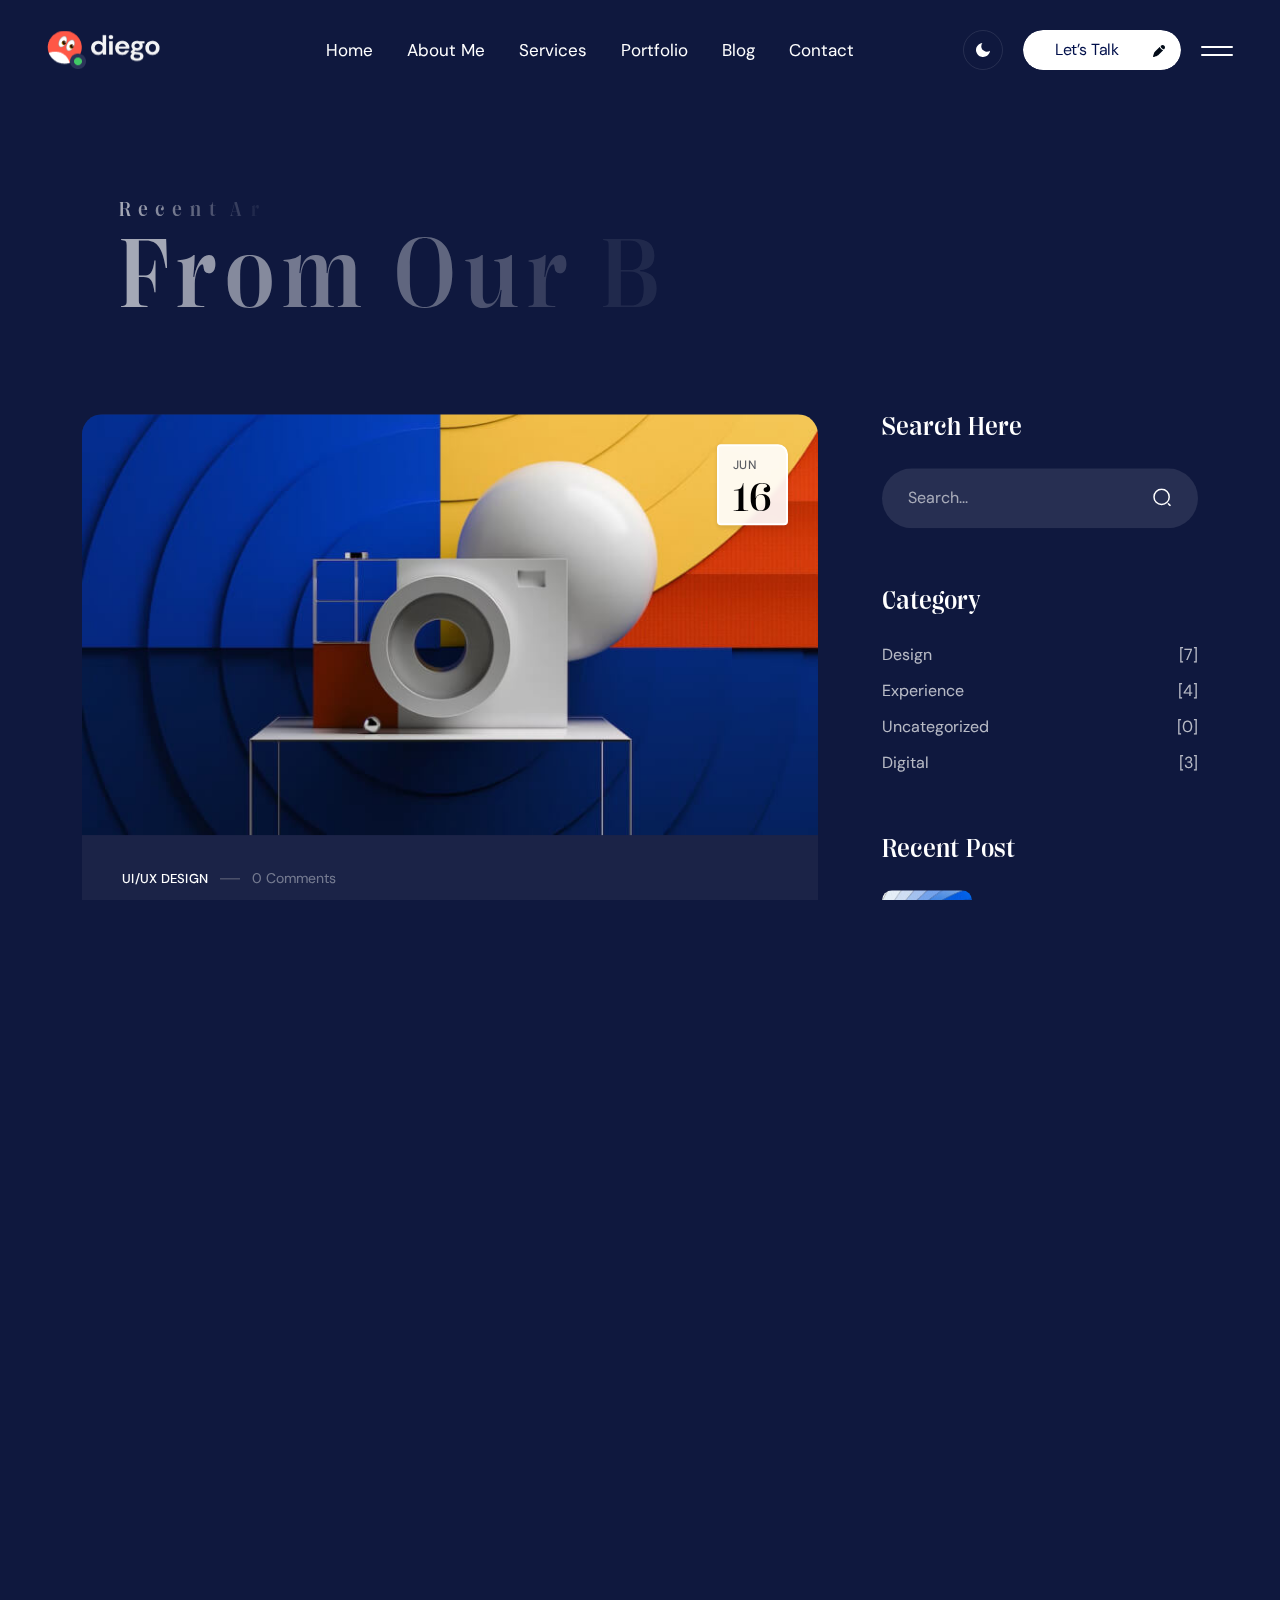
<file: blog-sidebar.html>
<!doctype html>
<html class="no-js" lang="zxx">

<head>
   <meta charset="utf-8">
   <meta http-equiv="x-ua-compatible" content="ie=edge">
   <title>Vlad Tkachenko Personal Website</title>
   <meta name="description" content="">
   <meta name="viewport" content="width=device-width, initial-scale=1">

   <!-- Place favicon.ico in the root directory -->
   <link rel="shortcut icon" type="image/x-icon" href="assets/img/logo/favicon.png">

   <!-- CSS here -->
   <link rel="stylesheet" href="assets/css/bootstrap.css">
   <link rel="stylesheet" href="assets/css/animate.css">
   <link rel="stylesheet" href="assets/css/custom-animation.css">
   <link rel="stylesheet" href="assets/css/swiper-bundle.css">
   <link rel="stylesheet" href="assets/css/slick.css">
   <link rel="stylesheet" href="assets/css/nice-select.css">
   <link rel="stylesheet" href="assets/css/magnific-popup.css">
   <link rel="stylesheet" href="assets/css/hover-reveal.css">
   <link rel="stylesheet" href="assets/css/font-awesome-pro.css">
   <link rel="stylesheet" href="assets/css/spacing.css">
   <link rel="stylesheet" href="assets/css/main.css">
</head>

<body class="black-bg-3">
   <!--[if lte IE 9]>
      <p class="browserupgrade">You are using an <strong>outdated</strong> browser. Please <a href="https://browsehappy.com/">upgrade your browser</a> to improve your experience and security.</p>
      <![endif]-->

   <!-- pre loader area start -->
   <div id="loading">
      <div id="loading-center">
         <div id="loading-center-absolute">
            <!-- loading content here -->
            <div class="preloader__content text-center">
               <div class="preloader__top-text d-flex align-items-center justify-content-between">
                  <p class="preloader__loading text-start">Loading</p>
                  <h2 id="tp-loading-number" class="text-end"></h2>
               </div>
               <div id="tp-loading-bar" class="preloader__bar">
                  <div id="tp-loading-line" class="preloader__bar-inner"></div>
               </div>
            </div>
         </div>
      </div>  
   </div>
   <!-- pre loader area end -->

   <!-- back to top start -->
   <div class="back-to-top-wrapper">
      <button id="back_to_top" type="button" class="back-to-top-btn">
         <svg width="12" height="7" viewBox="0 0 12 7" fill="none" xmlns="http://www.w3.org/2000/svg">
            <path d="M11 6L6 1L1 6" stroke="currentColor" stroke-width="1.5" stroke-linecap="round"
               stroke-linejoin="round" />
         </svg>
      </button>
   </div>
   <!-- back to top end -->

   <!-- offcanvas area end -->
   <div class="tp-offcanvas-area">
      <div class="tp-offcanvas-bg is-left"></div>
      <div class="tp-offcanvas-bg is-right d-none d-md-block">
         <div class="tp-offcanvas-shape">
            <img class="tp-offcanvas-shape-1" src="assets/img/offcanvas/bg-shape-2.png" alt="">
         </div>
      </div>
      <div class="tp-offcanvas-wrapper-2">
         <div class="tp-offcanvas-left">
            <div class="tp-offcanvas-left-wrap d-flex justify-content-between align-items-center">
               <div class="tpoffcanvas__logo">
                  <img class="logo-white" src="assets/img/logo/logo.png" alt="">
                  <img class="logo-black" src="assets/img/logo/logo-black.png" alt="">
               </div>
               <div class="tp-offcanvas-close d-md-none text-end">
                  <button class="tp-offcanvas-close-btn tp-offcanvas-close-btn">
                     <span class="text">
                        <span>close</span>
                     </span>
   
                     <span class="d-inline-block">
                        <span>
                           <svg width="38" height="38" viewBox="0 0 38 38" fill="none"
                              xmlns="http://www.w3.org/2000/svg">
                              <path d="M9.80859 9.80762L28.1934 28.1924" stroke="currentColor" stroke-width="1.5"
                                 stroke-linecap="round" stroke-linejoin="round" />
                              <path d="M9.80859 28.1924L28.1934 9.80761" stroke="currentColor" stroke-width="1.5"
                                 stroke-linecap="round" stroke-linejoin="round" />
                           </svg>
                        </span>
                     </span>
                     
                  </button>
               </div>
            </div>
            <div class="tp-main-menu-mobile menu-hover-active counter-row">
               <nav></nav>
            </div>
         </div>
         <div class="tp-offcanvas-right d-none d-md-block">
            <div class="tp-offcanvas-close text-end">
               <button class="tp-offcanvas-close-btn tp-offcanvas-close-btn">
                  <span class="text">
                     <span>close</span>
                  </span>

                  <span class="d-inline-block">
                     <span>
                        <svg width="38" height="38" viewBox="0 0 38 38" fill="none"
                           xmlns="http://www.w3.org/2000/svg">
                           <path d="M9.80859 9.80762L28.1934 28.1924" stroke="currentColor" stroke-width="1.5"
                              stroke-linecap="round" stroke-linejoin="round" />
                           <path d="M9.80859 28.1924L28.1934 9.80761" stroke="currentColor" stroke-width="1.5"
                              stroke-linecap="round" stroke-linejoin="round" />
                        </svg>
                     </span>
                  </span>
                  
               </button>
            </div>
            <div class="tp-offcanvas-right-inner d-flex flex-column justify-content-between h-100">
               
               <div class="tpoffcanvas__right-info">
                  <div class="tpoffcanvas__tel">
                     <a href="tel:61404093954">+61404093 954</a>
                  </div>
                  <div class="tpoffcanvas__mail">
                     <a href="mailto:vlad@doitwise.co">
                        hello <span class="__cf_email__" data-cfemail="7c1f1312081d1f083c1815191b13521f1311">vlad@doitwise.co</span></a>
                  </div>
                  <div class="tpoffcanvas__text">
                     <p>If in doubt. reach out.</p>
                  </div>
               </div>
               
               <div class="tpoffcanvas__social-link">
                  <ul>
                     <li><a href="#">Dribbble</a></li>
                     <li><a href="#">Instagram</a></li>
                     <li><a href="#">Linkedin</a></li>
                     <li><a href="#">Behance</a></li>
                  </ul>
               </div>
            </div>
         </div>
      </div>
   </div>
   <!-- offcanvas area start -->

   <header>
      <!-- header area start -->
      <div class="tp-header-4__area tp-header-transparent tp-header-4__mob-ptb tp-header-4__plr header">
         <div class="container-fluid">
            <div class="row align-items-center">
               <div class="col-xl-2 col-lg-6 col-md-6 col-6">
                  <div class="tp-header-3__logo">
                     <a class="logo-white" href="index.html"><img src="assets/img/logo/logo-2.png" alt=""></a>
                     <a class="logo-black" href="index.html"><img src="assets/img/logo/logo-black.png" alt=""></a>
                  </div>
               </div>
               <div class="col-xl-7 d-none d-xl-block">
                  <div class="tp-header-4__menu text-center">
                     <nav>
                        <ul>
                           <li class="has-dropdown">
                              <a href="index.html">Home</a>
                              <div class="tp-submenu submenu has-homemenu">
                                 <div class="row gx-6 row-cols-1 row-cols-md-2 row-cols-xl-3">
                                    <div class="col homemenu">
                                       <div class="homemenu-thumb mb-15">
                                          <a href="index.html"><img src="assets/img/menu/home-1.jpg" alt=""></a>
                                       </div>
                                       <div class="homemenu-content text-center">
                                          <h4 class="homemenu-title">
                                             <a href="index.html">Home 01</a>
                                          </h4>
                                       </div>
                                    </div>
                                    <div class="col homemenu">
                                       <div class="homemenu-thumb mb-15">
                                          <a href="index-2.html"><img src="assets/img/menu/home-2.jpg" alt=""></a>
                                       </div>
                                       <div class="homemenu-content text-center">
                                          <h4 class="homemenu-title">
                                             <a href="index-2.html">Home 02</a>
                                          </h4>
                                       </div>
                                    </div>
                                    <div class="col homemenu">
                                       <div class="homemenu-thumb mb-15">
                                          <a href="index.html"><img src="assets/img/menu/home-3.jpg" alt=""></a>
                                       </div>
                                       <div class="homemenu-content text-center">
                                          <h4 class="homemenu-title">
                                             <a href="index.html">Home 03</a>
                                          </h4>
                                       </div>
                                    </div>
                                 </div>
                              </div>
                           </li>
                           <li><a href="about-me.html">About Me</a></li>
                           <li><a href="service.html">Services</a>
                              <ul class="tp-submenu submenu">
                                 <li><a href="service.html">Service</a></li>
                                 <li><a href="service-details.html">Service Details</a></li>
                              </ul>
                           </li>
                           <li class="has-dropdown">
                              <a href="portfolio.html">Portfolio</a>
                              <ul class="tp-submenu submenu">
                                 <li><a href="portfolio.html">Porfolio</a></li>
                                 <li><a href="portfolio-details.html">Portfolio Details</a></li>
                              </ul>
                           </li>
                           <li class="has-dropdown">
                              <a href="blog.html">Blog</a>
                              <ul class="tp-submenu submenu">
                                 <li><a href="blog.html">Blog List</a></li>
                                 <li><a href="blog-sidebar.html">Blog Sidebar</a></li>
                                 <li><a href="blog-details.html">Blog Details</a></li>
                                 <li><a href="blog-details-2.html">Blog Details 02</a></li>
                              </ul>
                           </li>
                           <li><a href="contact.html">Contact</a></li>
                        </ul>
                     </nav>
                     <div class="offcanvas-menu-style d-none">
                        <nav class="tp-main-menu-content">
                           <ul>
                              <li class="has-dropdown">
                                 <a href="index.html">Home</a>
                                 <ul class="tp-submenu submenu">
                                    <li><a href="index.html">Freelancer</a></li>
                                    <li><a href="index-2.html">Interface Designer</a></li>
                                    <li><a href="index.html">Web Developer</a></li>
                                 </ul>
                              </li>
                              <li><a href="about-me.html">About Me</a></li>
                              <li><a href="service.html">Services</a>
                                 <ul class="tp-submenu submenu">
                                    <li><a href="service.html">Service</a></li>
                                    <li><a href="service-details.html">Service Details</a></li>
                                 </ul>
                              </li>
                              <li class="has-dropdown">
                                 <a href="portfolio.html">Portfolio</a>
                                 <ul class="tp-submenu submenu">
                                    <li><a href="portfolio.html">Porfolio</a></li>
                                    <li><a href="portfolio-details.html">Portfolio Details</a></li>
                                 </ul>
                              </li>
                              <li class="has-dropdown">
                                 <a href="blog.html">Blog</a>
                                 <ul class="tp-submenu submenu">
                                    <li><a href="blog.html">Blog List</a></li>
                                    <li><a href="blog-sidebar.html">Blog Sidebar</a></li>
                                    <li><a href="blog-details.html">Blog Details</a></li>
                                    <li><a href="blog-details-2.html">Blog Details 02</a></li>
                                 </ul>
                              </li>
                              <li><a href="contact.html">Contact</a></li>
                           </ul>
                        </nav>
                     </div>
                  </div>
               </div>
               <div class="col-xl-3 col-lg-6 col-md-6 col-6">
                  <div class="tp-header-3__right-action d-flex align-items-center justify-content-end">
                     <div class="tp-theme-toggle-single">
                        <label class="tp-theme-toggle-main themepure-theme-toggle">
                           <span class="dark">
                              <svg width="14" height="14" viewBox="0 0 14 14" fill="none"
                                 xmlns="http://www.w3.org/2000/svg">
                                 <path
                                    d="M14 7.63063C13.8774 8.95738 13.3795 10.2218 12.5645 11.2759C11.7495 12.33 10.6512 13.1301 9.39801 13.5828C8.14485 14.0354 6.78869 14.1218 5.48822 13.8319C4.18775 13.5419 2.99676 12.8875 2.05461 11.9454C1.11246 11.0032 0.458115 9.81225 0.168141 8.51178C-0.121832 7.21131 -0.0354396 5.85515 0.41721 4.60199C0.86986 3.34883 1.67005 2.2505 2.72413 1.43552C3.77822 0.620536 5.04262 0.122609 6.36937 0C5.5926 1.05088 5.21881 2.34566 5.31599 3.64884C5.41317 4.95202 5.97487 6.17704 6.89892 7.10109C7.82296 8.02513 9.04798 8.58683 10.3512 8.68401C11.6543 8.78119 12.9491 8.4074 14 7.63063Z"
                                    fill="white" />
                              </svg>
                           </span>
                           <input type="checkbox" class="themepure-theme-toggle-input">
                           <span class="light">
                              <svg width="21" height="20" viewBox="0 0 21 20" fill="none"
                                 xmlns="http://www.w3.org/2000/svg">
                                 <path
                                    d="M10.0581 14.2166C12.3522 14.2166 14.212 12.3569 14.212 10.0628C14.212 7.7687 12.3522 5.90897 10.0581 5.90897C7.76403 5.90897 5.9043 7.7687 5.9043 10.0628C5.9043 12.3569 7.76403 14.2166 10.0581 14.2166Z"
                                    fill="#FFC05A" />
                                 <path d="M10 1V2.63636" stroke="#FFC05A" stroke-width="2" stroke-linecap="round"
                                    stroke-linejoin="round" />
                                 <path d="M10 17.3637V19.0001" stroke="#FFC05A" stroke-width="2" stroke-linecap="round"
                                    stroke-linejoin="round" />
                                 <path d="M3.63477 3.63455L4.79658 4.79637" stroke="#FFC05A" stroke-width="2"
                                    stroke-linecap="round" stroke-linejoin="round" />
                                 <path d="M15.2031 15.2036L16.3649 16.3654" stroke="#FFC05A" stroke-width="2"
                                    stroke-linecap="round" stroke-linejoin="round" />
                                 <path d="M1 10.0001H2.63636" stroke="#FFC05A" stroke-width="2" stroke-linecap="round"
                                    stroke-linejoin="round" />
                                 <path d="M17.3652 10.0001H19.0016" stroke="#FFC05A" stroke-width="2"
                                    stroke-linecap="round" stroke-linejoin="round" />
                                 <path d="M3.63477 16.3654L4.79658 15.2036" stroke="#FFC05A" stroke-width="2"
                                    stroke-linecap="round" stroke-linejoin="round" />
                                 <path d="M15.2031 4.79637L16.3649 3.63455" stroke="#FFC05A" stroke-width="2"
                                    stroke-linecap="round" stroke-linejoin="round" />
                              </svg>
                           </span>
                        </label>
                     </div>
                     <div class="tp-header-3__btn d-none d-md-block">
                        <a class="tp-btn-white" href="contact.html">
                           Let’s Talk
                           <span>
                              <svg width="12" height="12" viewBox="0 0 12 12" fill="none"
                                 xmlns="http://www.w3.org/2000/svg">
                                 <path
                                    d="M4.9297 10.3651C5.12061 10.2162 5.29376 10.043 5.64006 9.69671L9.95722 5.37954C10.0616 5.27517 10.0138 5.0954 9.87438 5.04702C9.36479 4.87022 8.70189 4.53829 8.0818 3.9182C7.46171 3.29811 7.12978 2.63521 6.95299 2.12562C6.9046 1.98617 6.72483 1.9384 6.62046 2.04278L2.30329 6.35994L2.30328 6.35995C1.95699 6.70624 1.78385 6.87939 1.63494 7.0703C1.45928 7.29551 1.30868 7.53919 1.18581 7.79701C1.08164 8.01558 1.00421 8.24789 0.849336 8.71249L0.649225 9.31283L0.331026 10.2674L0.0326691 11.1625C-0.0435433 11.3911 0.0159628 11.6432 0.186379 11.8136C0.356795 11.984 0.608868 12.0435 0.837505 11.9673L1.73258 11.669L2.68717 11.3508L3.28751 11.1507C3.75211 10.9958 3.98442 10.9184 4.20299 10.8142C4.46082 10.6913 4.70449 10.5407 4.9297 10.3651Z"
                                    fill="currentcolor" />
                                 <path
                                    d="M11.3089 4.02783C12.2304 3.10641 12.2304 1.61249 11.3089 0.691067C10.3875 -0.230356 8.89359 -0.230356 7.97217 0.691067L7.83337 0.82986C7.69944 0.963792 7.63876 1.15087 7.67222 1.3373C7.69327 1.45458 7.73229 1.62603 7.80327 1.83063C7.94522 2.23979 8.21329 2.77689 8.7182 3.2818C9.22311 3.78671 9.76021 4.05478 10.1694 4.19673C10.374 4.26772 10.5454 4.30673 10.6627 4.32778C10.8491 4.36124 11.0362 4.30056 11.1701 4.16663L11.3089 4.02783Z"
                                    fill="currentcolor" />
                              </svg>
                           </span>
                        </a>
                     </div>
                     <div class="tp-header-3__bar">
                        <button class=" tp-menu-bar tp-offcanvas-open-btn">
                           <svg width="32" height="10" viewBox="0 0 32 10" fill="none" xmlns="http://www.w3.org/2000/svg">
                              <path d="M31 1H1" stroke="currentcolor" stroke-width="2" stroke-linecap="round" />
                              <path d="M31 9H1" stroke="currentcolor" stroke-width="2" stroke-linecap="round" />
                           </svg>
                        </button>
                     </div>
                  </div>
               </div>
            </div>
         </div>
      </div>
      <!-- header area end -->
   </header>

   <header>
      <!-- header area start -->
      <div class="tp-header-4__area tp-header-transparent tp-header-4__mob-ptb tp-header-4__plr tp-int-menu tp-header-sticky-cloned">
         <div class="container-fluid">
            <div class="row align-items-center">
               <div class="col-xl-2 col-lg-6 col-md-6 col-6">
                  <div class="tp-header-3__logo">
                     <a class="logo-white" href="index.html"><img src="assets/img/logo/logo-2.png" alt=""></a>
                     <a class="logo-black" href="index.html"><img src="assets/img/logo/logo-black.png" alt=""></a>
                  </div>
               </div>
               <div class="col-xl-7 d-none d-xl-block">
                  <div class="tp-header-4__menu text-center">
                     <nav>
                        <ul>
                           <li class="has-dropdown">
                              <a href="index.html">Home</a>
                              <div class="tp-submenu submenu has-homemenu">
                                 <div class="row gx-6 row-cols-1 row-cols-md-2 row-cols-xl-3">
                                    <div class="col homemenu">
                                       <div class="homemenu-thumb mb-15">
                                          <a href="index.html"><img src="assets/img/menu/home-1.jpg" alt=""></a>
                                       </div>
                                       <div class="homemenu-content text-center">
                                          <h4 class="homemenu-title">
                                             <a href="index.html">Home 01</a>
                                          </h4>
                                       </div>
                                    </div>
                                    <div class="col homemenu">
                                       <div class="homemenu-thumb mb-15">
                                          <a href="index-2.html"><img src="assets/img/menu/home-2.jpg" alt=""></a>
                                       </div>
                                       <div class="homemenu-content text-center">
                                          <h4 class="homemenu-title">
                                             <a href="index-2.html">Home 02</a>
                                          </h4>
                                       </div>
                                    </div>
                                    <div class="col homemenu">
                                       <div class="homemenu-thumb mb-15">
                                          <a href="index.html"><img src="assets/img/menu/home-3.jpg" alt=""></a>
                                       </div>
                                       <div class="homemenu-content text-center">
                                          <h4 class="homemenu-title">
                                             <a href="index.html">Home 03</a>
                                          </h4>
                                       </div>
                                    </div>
                                 </div>
                              </div>
                           </li>
                           <li><a href="about-me.html">About Me</a></li>
                           <li><a href="service.html">Services</a>
                              <ul class="tp-submenu submenu">
                                 <li><a href="service.html">Service</a></li>
                                 <li><a href="service-details.html">Service Details</a></li>
                              </ul>
                           </li>
                           <li class="has-dropdown">
                              <a href="portfolio.html">Portfolio</a>
                              <ul class="tp-submenu submenu">
                                 <li><a href="portfolio.html">Porfolio</a></li>
                                 <li><a href="portfolio-details.html">Portfolio Details</a></li>
                              </ul>
                           </li>
                           <li class="has-dropdown">
                              <a href="blog.html">Blog</a>
                              <ul class="tp-submenu submenu">
                                 <li><a href="blog.html">Blog List</a></li>
                                 <li><a href="blog-sidebar.html">Blog Sidebar</a></li>
                                 <li><a href="blog-details.html">Blog Details</a></li>
                                 <li><a href="blog-details-2.html">Blog Details 02</a></li>
                              </ul>
                           </li>
                           <li><a href="contact.html">Contact</a></li>
                        </ul>
                     </nav>
                     <div class="offcanvas-menu-style d-none">
                        <nav class="tp-main-menu-content">
                           <ul>
                              <li class="has-dropdown">
                                 <a href="index.html">Home</a>
                                 <ul class="tp-submenu submenu">
                                    <li><a href="index.html">Freelancer</a></li>
                                    <li><a href="index-2.html">Interface Designer</a></li>
                                    <li><a href="index.html">Web Developer</a></li>
                                 </ul>
                              </li>
                              <li><a href="about-me.html">About Me</a></li>
                              <li><a href="service.html">Services</a>
                                 <ul class="tp-submenu submenu">
                                    <li><a href="service.html">Service</a></li>
                                    <li><a href="service-details.html">Service Details</a></li>
                                 </ul>
                              </li>
                              <li class="has-dropdown">
                                 <a href="portfolio.html">Portfolio</a>
                                 <ul class="tp-submenu submenu">
                                    <li><a href="portfolio.html">Porfolio</a></li>
                                    <li><a href="portfolio-details.html">Portfolio Details</a></li>
                                 </ul>
                              </li>
                              <li class="has-dropdown">
                                 <a href="blog.html">Blog</a>
                                 <ul class="tp-submenu submenu">
                                    <li><a href="blog.html">Blog List</a></li>
                                    <li><a href="blog-sidebar.html">Blog Sidebar</a></li>
                                    <li><a href="blog-details.html">Blog Details</a></li>
                                    <li><a href="blog-details-2.html">Blog Details 02</a></li>
                                 </ul>
                              </li>
                              <li><a href="contact.html">Contact</a></li>
                           </ul>
                        </nav>
                     </div>
                  </div>
               </div>
               <div class="col-xl-3 col-lg-6 col-md-6 col-6">
                  <div class="tp-header-3__right-action d-flex align-items-center justify-content-end">
                     <div class="tp-theme-toggle-single">
                        <label class="tp-theme-toggle-main themepure-theme-toggle">
                           <span class="dark">
                              <svg width="14" height="14" viewBox="0 0 14 14" fill="none"
                                 xmlns="http://www.w3.org/2000/svg">
                                 <path
                                    d="M14 7.63063C13.8774 8.95738 13.3795 10.2218 12.5645 11.2759C11.7495 12.33 10.6512 13.1301 9.39801 13.5828C8.14485 14.0354 6.78869 14.1218 5.48822 13.8319C4.18775 13.5419 2.99676 12.8875 2.05461 11.9454C1.11246 11.0032 0.458115 9.81225 0.168141 8.51178C-0.121832 7.21131 -0.0354396 5.85515 0.41721 4.60199C0.86986 3.34883 1.67005 2.2505 2.72413 1.43552C3.77822 0.620536 5.04262 0.122609 6.36937 0C5.5926 1.05088 5.21881 2.34566 5.31599 3.64884C5.41317 4.95202 5.97487 6.17704 6.89892 7.10109C7.82296 8.02513 9.04798 8.58683 10.3512 8.68401C11.6543 8.78119 12.9491 8.4074 14 7.63063Z"
                                    fill="white" />
                              </svg>
                           </span>
                           <input type="checkbox" class="themepure-theme-toggle-input">
                           <span class="light">
                              <svg width="21" height="20" viewBox="0 0 21 20" fill="none"
                                 xmlns="http://www.w3.org/2000/svg">
                                 <path
                                    d="M10.0581 14.2166C12.3522 14.2166 14.212 12.3569 14.212 10.0628C14.212 7.7687 12.3522 5.90897 10.0581 5.90897C7.76403 5.90897 5.9043 7.7687 5.9043 10.0628C5.9043 12.3569 7.76403 14.2166 10.0581 14.2166Z"
                                    fill="#FFC05A" />
                                 <path d="M10 1V2.63636" stroke="#FFC05A" stroke-width="2" stroke-linecap="round"
                                    stroke-linejoin="round" />
                                 <path d="M10 17.3637V19.0001" stroke="#FFC05A" stroke-width="2" stroke-linecap="round"
                                    stroke-linejoin="round" />
                                 <path d="M3.63477 3.63455L4.79658 4.79637" stroke="#FFC05A" stroke-width="2"
                                    stroke-linecap="round" stroke-linejoin="round" />
                                 <path d="M15.2031 15.2036L16.3649 16.3654" stroke="#FFC05A" stroke-width="2"
                                    stroke-linecap="round" stroke-linejoin="round" />
                                 <path d="M1 10.0001H2.63636" stroke="#FFC05A" stroke-width="2" stroke-linecap="round"
                                    stroke-linejoin="round" />
                                 <path d="M17.3652 10.0001H19.0016" stroke="#FFC05A" stroke-width="2"
                                    stroke-linecap="round" stroke-linejoin="round" />
                                 <path d="M3.63477 16.3654L4.79658 15.2036" stroke="#FFC05A" stroke-width="2"
                                    stroke-linecap="round" stroke-linejoin="round" />
                                 <path d="M15.2031 4.79637L16.3649 3.63455" stroke="#FFC05A" stroke-width="2"
                                    stroke-linecap="round" stroke-linejoin="round" />
                              </svg>
                           </span>
                        </label>
                     </div>
                     <div class="tp-header-3__btn d-none d-md-block">
                        <a class="tp-btn-white" href="contact.html">
                           Let’s Talk
                           <span>
                              <svg width="12" height="12" viewBox="0 0 12 12" fill="none"
                                 xmlns="http://www.w3.org/2000/svg">
                                 <path
                                    d="M4.9297 10.3651C5.12061 10.2162 5.29376 10.043 5.64006 9.69671L9.95722 5.37954C10.0616 5.27517 10.0138 5.0954 9.87438 5.04702C9.36479 4.87022 8.70189 4.53829 8.0818 3.9182C7.46171 3.29811 7.12978 2.63521 6.95299 2.12562C6.9046 1.98617 6.72483 1.9384 6.62046 2.04278L2.30329 6.35994L2.30328 6.35995C1.95699 6.70624 1.78385 6.87939 1.63494 7.0703C1.45928 7.29551 1.30868 7.53919 1.18581 7.79701C1.08164 8.01558 1.00421 8.24789 0.849336 8.71249L0.649225 9.31283L0.331026 10.2674L0.0326691 11.1625C-0.0435433 11.3911 0.0159628 11.6432 0.186379 11.8136C0.356795 11.984 0.608868 12.0435 0.837505 11.9673L1.73258 11.669L2.68717 11.3508L3.28751 11.1507C3.75211 10.9958 3.98442 10.9184 4.20299 10.8142C4.46082 10.6913 4.70449 10.5407 4.9297 10.3651Z"
                                    fill="currentcolor" />
                                 <path
                                    d="M11.3089 4.02783C12.2304 3.10641 12.2304 1.61249 11.3089 0.691067C10.3875 -0.230356 8.89359 -0.230356 7.97217 0.691067L7.83337 0.82986C7.69944 0.963792 7.63876 1.15087 7.67222 1.3373C7.69327 1.45458 7.73229 1.62603 7.80327 1.83063C7.94522 2.23979 8.21329 2.77689 8.7182 3.2818C9.22311 3.78671 9.76021 4.05478 10.1694 4.19673C10.374 4.26772 10.5454 4.30673 10.6627 4.32778C10.8491 4.36124 11.0362 4.30056 11.1701 4.16663L11.3089 4.02783Z"
                                    fill="currentcolor" />
                              </svg>
                           </span>
                        </a>
                     </div>
                     <div class="tp-header-3__bar">
                        <button class=" tp-menu-bar tp-offcanvas-open-btn">
                           <svg width="32" height="10" viewBox="0 0 32 10" fill="none" xmlns="http://www.w3.org/2000/svg">
                              <path d="M31 1H1" stroke="currentcolor" stroke-width="2" stroke-linecap="round" />
                              <path d="M31 9H1" stroke="currentcolor" stroke-width="2" stroke-linecap="round" />
                           </svg>
                        </button>
                     </div>
                  </div>
               </div>
            </div>
         </div>
      </div>
      <!-- header area start -->
   </header>
   
<div id="smooth-wrapper">
   <div id="smooth-content">

   <main>

      <!-- blog area start -->
      <div class="blog-standard__area pt-200">
         <div class="container">
            <div class="row">
               <div class="blog-list__title-box">
                  <span class="blog-list__subtitle tp-char-animation">Recent Articles</span>
                  <h4 class="blog-list__title tp-char-animation">From Our Blogs</h4>
               </div>
            </div>
         </div>
      </div>
      <!-- blog area end -->

      <!-- postbox area start -->
      <section class="postbox__area tp-blog-sidebar-sticky-area pb-120">
         <div class="container">
            <div class="row">
               <div class="col-xxl-8 col-xl-8 col-lg-8">
                  <div class="postbox__wrapper">
                     <article class="postbox__item mb-60">
                        <div class="postbox__thumb">
                           <a href="blog-details.html">
                              <img src="assets/img/blog/blog-standard-1.jpg" alt="">
                           </a>
                           <div class="postbox__date">
                              <span>Jun</span>
                              <h5>16</h5>
                           </div>
                        </div>
                        <div class="postbox__content">
                           <div class="postbox__meta">
                              <span>UI/UX Design</span>
                              <i></i>
                              <span>0 Comments</span>
                           </div>
                           <h3 class="postbox__title">
                              <a href="blog-details.html">Complete Guide to User Flow in UX Design</a>
                           </h3>
                           <div class="postbox__text">
                              <p>Quisque volutpat non nisl idele tincidunt praesent at eros vitae the pulvinar ornare. Nuncion eleifen the interdum velit, ac accumsan dui fermentum et. In the imperdiet urna sed efficitur euismod. Vestibulum bullam...</p>
                           </div>
                           <div class="postbox__read-more">
                              <a href="blog-details.html" class="tp-btn-border-lg">read more</a>
                           </div>
                        </div>
                     </article>
                     <article class="postbox__item mb-60">
                        <div class="postbox__thumb">
                           <a href="blog-details.html">
                              <img src="assets/img/blog/blog-standard-3.jpg" alt="">
                           </a>
                           <div class="postbox__date">
                              <span>Jun</span>
                              <h5>17</h5>
                           </div>
                           <div class="postbox__play-btn">
                              <a class="popup-video" href="https://www.youtube.com/watch?v=rVHxkxJM3rY"><i class="fa-sharp fa-solid fa-play"></i></a>
                           </div>
                        </div>
                        <div class="postbox__content">
                           <div class="postbox__meta">
                              <span>Inspiration</span>
                              <i></i>
                              <span>2 Comments</span>
                           </div>
                           <h3 class="postbox__title">
                              <a href="blog-details.html">Rental Friendly Practices for your Guests</a>
                           </h3>
                           <div class="postbox__text">
                              <p>Quisque volutpat non nisl idele tincidunt praesent at eros vitae the pulvinar ornare. Nuncion eleifen the interdum velit, ac accumsan dui fermentum et. In the imperdiet urna sed efficitur euismod. Vestibulum bullam...</p>
                           </div>
                           <div class="postbox__read-more">
                              <a href="blog-details.html" class="tp-btn-border-lg">read more</a>
                           </div>
                        </div>
                     </article>
                     <article class="postbox__item mb-60">
                        <div class="postbox__thumb w-img">
                           <div class="postbox__date">
                              <span>Jun</span>
                              <h5>18</h5>
                           </div>
                           <div class="postbox__thumb-slider p-relative">
                              <div class="swiper-container postbox__thumb-slider-active">
                                 <div class="swiper-wrapper">
                                    <div class="swiper-slide">
                                       <img src="assets/img/blog/blog-standard-2.jpg" alt="">
                                    </div>
                                    <div class="swiper-slide">
                                       <img src="assets/img/blog/blog-standard-1.jpg" alt="">
                                    </div>
                                    <div class="swiper-slide">
                                       <img src="assets/img/blog/blog-standard-4.jpg" alt="">
                                    </div>
                                 </div>
                              </div>
                              <div class="postbox__slider-arrow-wrap d-none d-sm-block">
                                 <button class="postbox-arrow-prev">
                                    <i class="fa-sharp fa-solid fa-arrow-left"></i>
                                 </button>
                                 <button class="postbox-arrow-next">
                                    <i class="fa-sharp fa-solid fa-arrow-right"></i>
                                 </button>
                              </div>
                           </div>
                        </div>
                        <div class="postbox__content">
                           <div class="postbox__meta">
                              <span>Inspiration</span>
                              <i></i>
                              <span>2 Comments</span>
                           </div>
                           <h3 class="postbox__title">
                              <a href="blog-details.html">UX in Ecommerce – 5 things to avoid.</a>
                           </h3>
                           <div class="postbox__text">
                              <p>Quisque volutpat non nisl idele tincidunt praesent at eros vitae the pulvinar ornare. Nuncion eleifen the interdum velit, ac accumsan dui fermentum et. In the imperdiet urna sed efficitur euismod. Vestibulum bullam...</p>
                           </div>
                           <div class="postbox__read-more">
                              <a href="blog-details.html" class="tp-btn-border-lg">read more</a>
                           </div>
                        </div>
                     </article>
                     <article class="postbox__item mb-60">
                        <div class="postbox__thumb">
                           <a href="blog-details.html">
                              <img src="assets/img/blog/blog-standard-4.jpg" alt="">
                           </a>
                           <div class="postbox__date">
                              <span>Jun</span>
                              <h5>19</h5>
                           </div>
                        </div>
                        <div class="postbox__content">
                           <div class="postbox__meta">
                              <span>UI/UX Design</span>
                              <i></i>
                              <span>0 Comments</span>
                           </div>
                           <h3 class="postbox__title">
                              <a href="blog-details.html">Get Started With Tiktok Ads.</a>
                           </h3>
                           <div class="postbox__text">
                              <p>Quisque volutpat non nisl idele tincidunt praesent at eros vitae the pulvinar ornare. Nuncion eleifen the interdum velit, ac accumsan dui fermentum et. In the imperdiet urna sed efficitur euismod. Vestibulum bullam...</p>
                           </div>
                           <div class="postbox__read-more">
                              <a href="blog-details.html" class="tp-btn-border-lg">read more</a>
                           </div>
                        </div>
                     </article>
                     <div class="blog-list__btn">
                        <a class="tp-btn-black-lg" href="#">Load more<span><i class="fa-sharp fa-regular fa-arrow-right"></i></span></a>
                     </div>
                  </div>
               </div>
               <div class="col-xxl-4 col-xl-4 col-lg-4">
                  <div class="sidebar__wrapper tp-blog-sidebar-sticky">
                     <div class="sidebar__widget mb-60">
                        <div class="sidebar__widget-content">
                           <h3 class="sidebar__widget-title">Search Here</h3>
                           <div class="sidebar__search">
                              <form action="#">
                                 <div class="sidebar__search-input-2">
                                    <input type="text" placeholder="Search...">
                                    <button type="submit">
                                       <svg width="18" height="18" viewBox="0 0 18 18" fill="none" xmlns="http://www.w3.org/2000/svg">
                                          <path d="M8.6 16.2C12.7974 16.2 16.2 12.7974 16.2 8.6C16.2 4.40264 12.7974 1 8.6 1C4.40264 1 1 4.40264 1 8.6C1 12.7974 4.40264 16.2 8.6 16.2Z" stroke="currentcolor" stroke-width="1.5" stroke-linecap="round" stroke-linejoin="round"/>
                                          <path d="M16.9984 17L15.3984 15.4" stroke="currentcolor" stroke-width="1.5" stroke-linecap="round" stroke-linejoin="round"/>
                                       </svg>
                                    </button>
                                 </div>
                              </form>
                           </div>
                        </div>
                     </div>
                     <div class="sidebar__widget mb-60">
                        <h3 class="sidebar__widget-title">Category</h3>
                        <div class="sidebar__widget-content">
                           <ul>
                              <li><a href="blog.html">Design<span>[7]</span></a></li>
                              <li><a href="blog.html">Experience<span>[4]</span></a></li>
                              <li><a href="blog.html">Uncategorized<span>[0]</span></a></li>
                              <li><a href="blog.html">Digital<span>[3]</span></a></li>
                           </ul>
                        </div>
                     </div>
                     <div class="sidebar__widget mb-60">
                        <h3 class="sidebar__widget-title">Recent Post</h3>
                        <div class="sidebar__widget-content">
                           <div class="sidebar__post rc__post">
                              <div class="rc__post mb-30 d-flex align-items-center">
                                 <div class="rc__post-thumb mr-20">
                                    <a href="blog-details.html"><img src="assets/img/blog/sidebar-1.jpg" alt=""></a>
                                 </div>
                                 <div class="rc__post-content">
                                    <h3 class="rc__post-title">
                                       <a href="blog-details.html">Lazarev. got 3 CSS Design Awards</a>
                                    </h3>
                                    <div class="rc__meta d-flex align-items-center">
                                       <span>DESIGN</span>
                                       <span class="text-2"><i>.</i>Nov 14, 2023</span>
                                    </div>
                                 </div>
                              </div>
                              <div class="rc__post mb-30 d-flex align-items-center">
                                 <div class="rc__post-thumb mr-20">
                                    <a href="blog-details.html"><img src="assets/img/blog/sidebar-2.jpg" alt=""></a>
                                 </div>
                                 <div class="rc__post-content">
                                    <h3 class="rc__post-title">
                                       <a href="blog-details.html">Is Graphic Design a Talent or Skill?</a>
                                    </h3>
                                    <div class="rc__meta d-flex align-items-center">
                                       <span>DESIGN</span>
                                       <span class="text-2"><i>.</i>Nov 14, 2023</span>
                                    </div>
                                 </div>
                              </div>
                           </div>
                        </div>
                     </div>
                     <div class="sidebar__widget mb-60">
                        <h3 class="sidebar__widget-title">Tags</h3>
                        <div class="sidebar__widget-content">
                           <div class="tagcloud">
                              <a href="#">symphony</a>
                              <a href="#">nokia</a>
                              <a href="#">tech</a>
                              <a href="#">Samsung</a>
                              <a href="#">Alcatel</a>
                              <a href="#">mous</a>
                              <a href="#">landing</a>
                              <a href="#">Oppos</a>
                           </div>
                        </div>
                     </div>
                  </div>
               </div>
            </div>
         </div>
      </section>
      <!-- postbox area end -->

   </main>


   <footer>

      <!-- footer area start -->
      <div class="tp-footer-4__main-wrapper black-bg-2 p-relative z-index-1 fix" data-background="assets/img/footer/overly-bg.png">
         <div class="tp-footer-4__area pt-80 pb-60">
            <div class="tp-footer-4__shape">
               <img src="assets/img/footer/footer-shape-2.png" alt="">
            </div>
            <div class="container">
               <div class="row align-items-start">
                  <div class="col-xl-4 col-lg-4 col-md-8 mb-40">
                     <div class="tp-footer-4__widget footer-col-4-1">
                        <div class="tp-footer-4__logo">
                           <a href="index.html"><img src="assets/img/logo/logo-2.png" alt=""></a>
                        </div>
                        <div class="tp-footer-4__content">
                           <p>Feel free to reach out with questions <br> or inquiries.</p>
                        </div>
                        <div class="tp-footer-4__social">
                           <a href="#">
                              <span>
                                 <svg width="17" height="11" viewBox="0 0 17 11" fill="none" xmlns="http://www.w3.org/2000/svg">
                                    <path d="M1 5.50008H6.25009C7.52511 5.50008 8.50013 6.47509 8.50013 7.75012C8.50013 9.02514 7.52511 10.0002 6.25009 10.0002H1.75001C1.30001 10.0002 1 9.70015 1 9.25014V1.75001C1 1.30001 1.30001 1 1.75001 1H5.50008C6.7751 1 7.75012 1.97502 7.75012 3.25004C7.75012 4.52506 6.7751 5.50008 5.50008 5.50008H1Z" stroke="currentcolor" stroke-width="1.5" stroke-miterlimit="10"/>
                                    <path d="M9.99988 7.00005H16C16 5.35002 14.65 4 12.9999 4C11.3499 4 9.99988 5.35002 9.99988 7.00005ZM9.99988 7.00005C9.99988 8.65008 11.3499 10.0001 12.9999 10.0001H14.275" stroke="currentcolor" stroke-width="1.5" stroke-miterlimit="10" stroke-linecap="round" stroke-linejoin="round"/>
                                    <path d="M14.1249 2.125H11.8749" stroke="currentcolor" stroke-width="1.5" stroke-miterlimit="10" stroke-linecap="round" stroke-linejoin="round"/>
                                 </svg>
                              </span>
                           </a>
                           <a href="#">
                              <span>
                                 <svg width="18" height="17" viewBox="0 0 18 17" fill="none" xmlns="http://www.w3.org/2000/svg">
                                    <path d="M2.50589 12.2494C4.57662 15.836 9.16278 17.0648 12.7494 14.9941C14.2113 14.15 15.2816 12.888 15.8962 11.4461C16.7895 9.35066 16.7208 6.87526 15.4941 4.75063C14.2674 2.62599 12.1581 1.32872 9.89669 1.05462C8.34063 0.866 6.71259 1.16183 5.25063 2.00589C1.66403 4.07662 0.435172 8.66278 2.50589 12.2494Z" stroke="currentcolor" stroke-width="1.5"/>
                                    <path d="M12.712 14.9291C12.712 14.9291 12.0079 9.98655 10.5004 7.37547C8.99289 4.76439 5.28862 2.07143 5.28862 2.07143M5.68375 15.1123C6.79479 11.7605 12.3392 8.04512 16.3967 8.93525M12.3103 1.90808C11.1945 5.22332 5.75659 8.88441 1.71802 8.08903" stroke="currentcolor" stroke-width="1.5" stroke-linecap="round"/>
                                 </svg>
                              </span>
                           </a>
                           <a href="#">
                              <span>
                                 <svg width="17" height="15" viewBox="0 0 17 15" fill="none" xmlns="http://www.w3.org/2000/svg">
                                    <path d="M12.25 13.75H4.75C2.5 13.75 1 12.625 1 10V4.75C1 2.125 2.5 1 4.75 1L12.25 1C14.5 1 16 2.125 16 4.75V10C16 12.625 14.5 13.75 12.25 13.75Z" stroke="currentcolor" stroke-width="1.5" stroke-miterlimit="10" stroke-linecap="round" stroke-linejoin="round"/>
                                    <path d="M12.25 5.12488L9.9025 6.99988C9.13 7.61488 7.8625 7.61488 7.09 6.99988L4.75 5.12488" stroke="currentcolor" stroke-width="1.5" stroke-miterlimit="10" stroke-linecap="round" stroke-linejoin="round"/>
                                 </svg>
                              </span>
                           </a>
                           <a href="#">
                              <span>
                                 <svg width="18" height="14" viewBox="0 0 18 14" fill="none" xmlns="http://www.w3.org/2000/svg">
                                    <path d="M12.75 13H5.25C3 13 1.5 11.5 1.5 9.25V4.75C1.5 2.5 3 1 5.25 1H12.75C15 1 16.5 2.5 16.5 4.75V9.25C16.5 11.5 15 13 12.75 13Z" stroke="currentcolor" stroke-width="1.5" stroke-miterlimit="10" stroke-linecap="round" stroke-linejoin="round"/>
                                    <path d="M8.70822 5.14898L10.802 6.40526C11.5558 6.90777 11.5558 7.66154 10.802 8.16405L8.70822 9.42033C7.8707 9.92285 7.20068 9.50409 7.20068 8.58281V6.07025C7.20068 4.98147 7.8707 4.64646 8.70822 5.14898Z" fill="currentcolor"/>
                                    </svg>
                              </span>
                           </a>
                        </div>
                     </div>
                  </div>
                  <div class="col-xl-2 col-lg-2 col-md-4 mb-40">
                     <div class="tp-footer-4__widget footer-col-4-2">
                        <h4 class="tp-footer-4__widget-title">Explore</h4>
                        <ul>
                           <li><a href="#"><i class="fa-regular fa-arrow-right"></i> About</a></li>
                           <li><a href="#"><i class="fa-regular fa-arrow-right"></i> Services</a></li>
                           <li><a href="#"><i class="fa-regular fa-arrow-right"></i> Portfolio</a></li>
                           <li><a href="#"><i class="fa-regular fa-arrow-right"></i> Contact</a></li>
                        </ul>
                     </div>
                  </div>
                  <div class="col-xl-3 col-lg-3 col-md-8 mb-40">
                     <div class="tp-footer-4__widget footer-col-4-3">
                        <h4 class="tp-footer-4__widget-title">Address</h4>
                        <div class="tp-footer-4__widget-address">
                           <a href="https://www.google.com/maps" target="_blank">
                              California <span></span> <br> 987 Design Blvd, Suite 543, Beverly Hills, CA 902
                           </a>
                        </div>
                     </div>
                  </div>
                  <div class="col-xl-3 col-lg-3 col-md-4 mb-40">
                     <div class="tp-footer-4__widget footer-col-4-4">
                        <h4 class="tp-footer-4__widget-title">Say Hello</h4>
                        <div class="tp-footer-4__widget-mail">
                           <a href="mailto:vlad@doitwise.co"><span class="__cf_email__" data-cfemail="543c3138383b142d3b21263139353d387a373b39">vlad@doitwise.co</span></a>
                        </div>
                        <div class="tp-footer-4__widget-mail">
                           <a href="tel:+1(789)8001234">+1(789) 8001234</a>
                        </div>
                     </div>
                  </div>
               </div>
            </div>
         </div>
         <!-- footer area end -->
         <div class="tp-copyright-4__area tp-copyright-4__bdr-top pt-20 pb-20">
            <div class="container">
               <div class="row">
                  <div class="col-xl-12">
                     <div class="tp-copyright-4__text text-center">
                        <span>ThemePure @ 2023. All Rights Reserved.</span>
                     </div>
                  </div>
               </div>
            </div>
         </div>
      </div>

   </footer>

   </div>
</div>


   <!-- JS here -->
   <script src="assets/js/vendor/jquery.js"></script>
   <script src="assets/js/bootstrap-bundle.js"></script>
   <script src="assets/js/gsap.js"></script>
   <script src="assets/js/gsap-scroll-smoother.js"></script>
   <script src="assets/js/gsap-scroll-trigger.js"></script>
   <script src="assets/js/gsap-scroll-to-plugin.js"></script>
   <script src="assets/js/gsap-split-text.js"></script>

   <script src="assets/js/swiper-bundle.js"></script>
   <script src="assets/js/slick.js"></script>
   <script src="assets/js/wow.js"></script>
   <script src="assets/js/pagepiling.js"></script>
   <script src="assets/js/headroom.min.js"></script>
   <script src="assets/js/magnific-popup.js"></script>
   <script src="assets/js/nice-select.js"></script>
   <script src="assets/js/purecounter.js"></script>
   <script src="assets/js/hammer.js"></script>
   <script src="assets/js/matter.js"></script>
   <script src="assets/js/throwable.js"></script>
   <script src="assets/js/isotope-pkgd.js"></script>
   <script src="assets/js/imagesloaded-pkgd.js"></script>
   <script src="assets/js/ajax-form.js"></script>

   <script src="assets/js/theme-settings.js"></script>
   <script src="assets/js/animated-headline.js"></script>
   <script src="assets/js/main.js"></script>
   
</body>

</html>
</file>
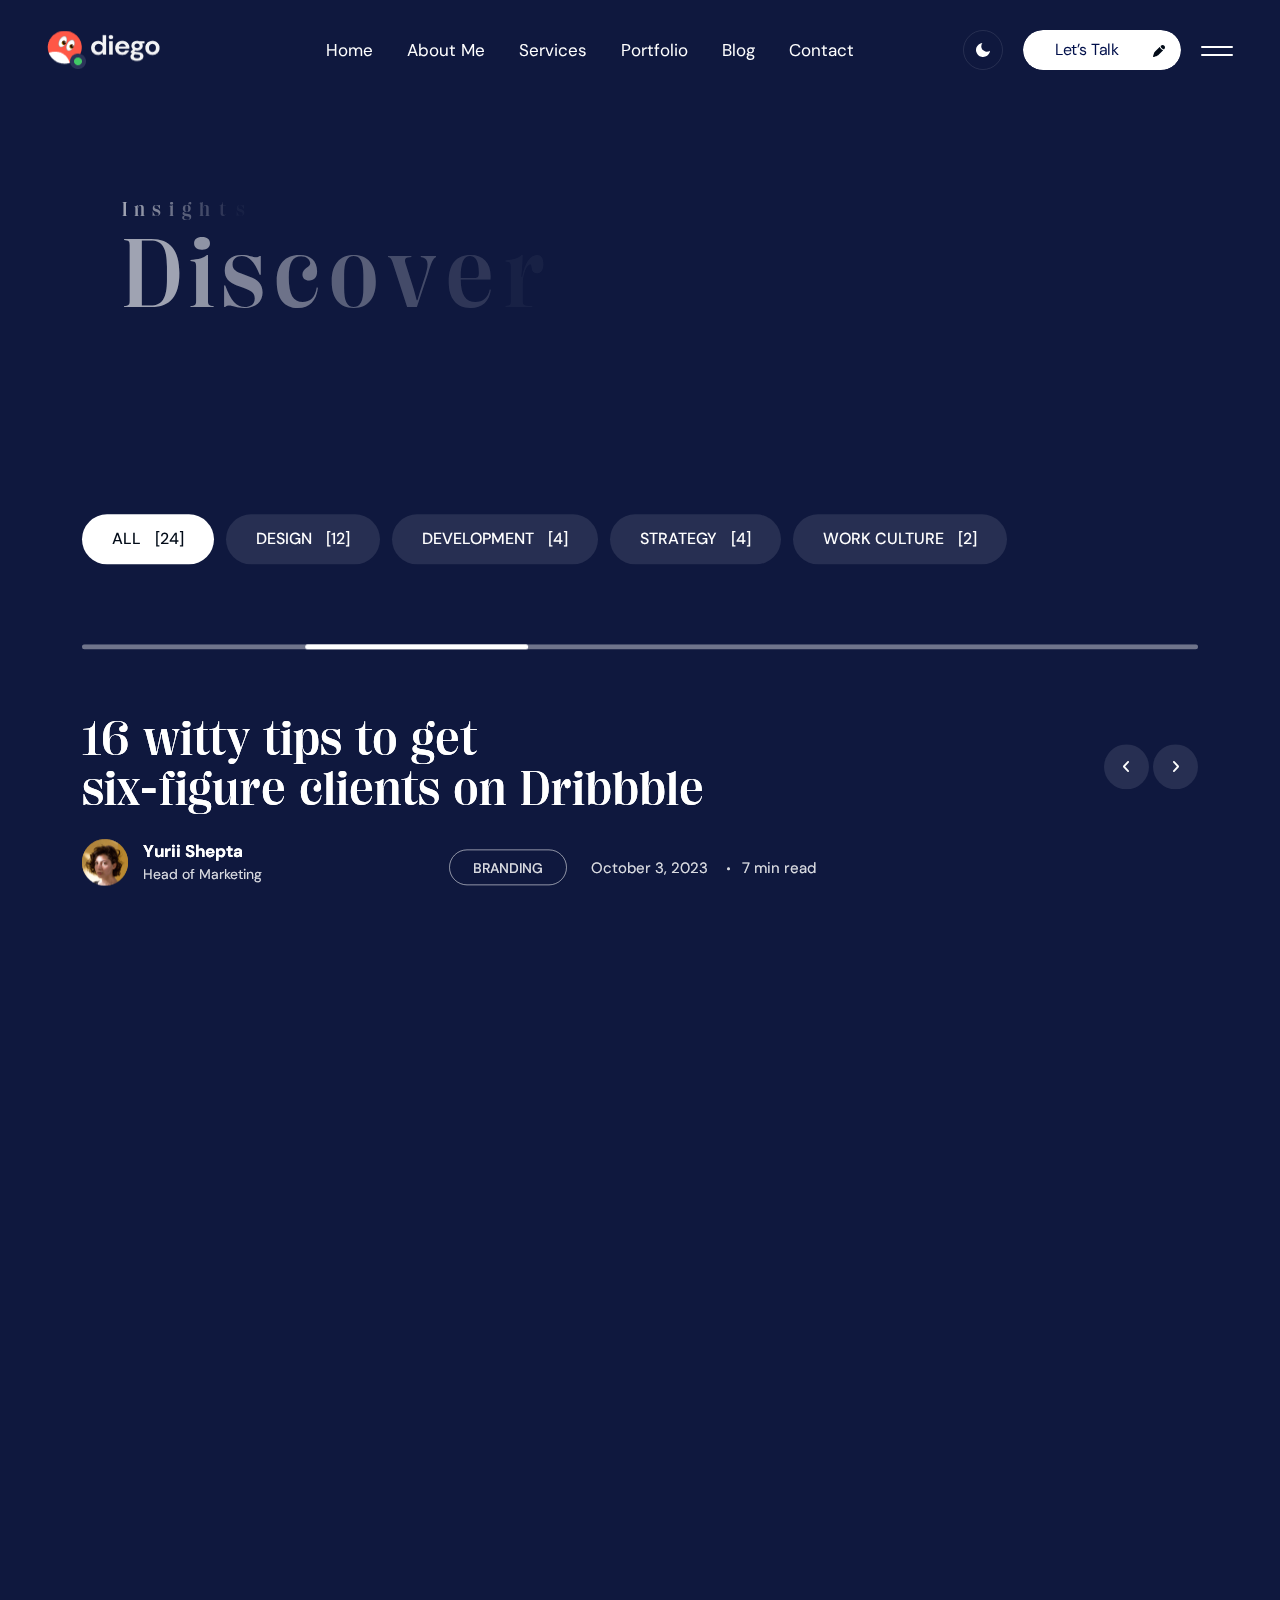
<file: blog.html>
<!doctype html>
<html class="no-js" lang="zxx">

<head>
   <meta charset="utf-8">
   <meta http-equiv="x-ua-compatible" content="ie=edge">
   <title>Vlad Tkachenko Personal Website</title>
   <meta name="description" content="">
   <meta name="viewport" content="width=device-width, initial-scale=1">

   <!-- Place favicon.ico in the root directory -->
   <link rel="shortcut icon" type="image/x-icon" href="assets/img/logo/favicon.png">

   <!-- CSS here -->
   <link rel="stylesheet" href="assets/css/bootstrap.css">
   <link rel="stylesheet" href="assets/css/animate.css">
   <link rel="stylesheet" href="assets/css/custom-animation.css">
   <link rel="stylesheet" href="assets/css/swiper-bundle.css">
   <link rel="stylesheet" href="assets/css/slick.css">
   <link rel="stylesheet" href="assets/css/nice-select.css">
   <link rel="stylesheet" href="assets/css/magnific-popup.css">
   <link rel="stylesheet" href="assets/css/hover-reveal.css">
   <link rel="stylesheet" href="assets/css/font-awesome-pro.css">
   <link rel="stylesheet" href="assets/css/spacing.css">
   <link rel="stylesheet" href="assets/css/main.css">
</head>

<body class="black-bg-3">
   <!--[if lte IE 9]>
      <p class="browserupgrade">You are using an <strong>outdated</strong> browser. Please <a href="https://browsehappy.com/">upgrade your browser</a> to improve your experience and security.</p>
      <![endif]-->



   <!-- pre loader area start -->
   <div id="loading">
      <div id="loading-center">
         <div id="loading-center-absolute">
            <!-- loading content here -->
            <div class="preloader__content text-center">
               <div class="preloader__top-text d-flex align-items-center justify-content-between">
                  <p class="preloader__loading text-start">Loading</p>
                  <h2 id="tp-loading-number" class="text-end"></h2>
               </div>
               <div id="tp-loading-bar" class="preloader__bar">
                  <div id="tp-loading-line" class="preloader__bar-inner"></div>
               </div>
            </div>
         </div>
      </div>  
   </div>
   <!-- pre loader area end -->

   <!-- back to top start -->
   <div class="back-to-top-wrapper">
      <button id="back_to_top" type="button" class="back-to-top-btn">
         <svg width="12" height="7" viewBox="0 0 12 7" fill="none" xmlns="http://www.w3.org/2000/svg">
            <path d="M11 6L6 1L1 6" stroke="currentColor" stroke-width="1.5" stroke-linecap="round"
               stroke-linejoin="round" />
         </svg>
      </button>
   </div>
   <!-- back to top end -->

   <!-- offcanvas area end -->
   <div class="tp-offcanvas-area">
      <div class="tp-offcanvas-bg is-left"></div>
      <div class="tp-offcanvas-bg is-right d-none d-md-block">
         <div class="tp-offcanvas-shape">
            <img class="tp-offcanvas-shape-1" src="assets/img/offcanvas/bg-shape-2.png" alt="">
         </div>
      </div>
      <div class="tp-offcanvas-wrapper-2">
         <div class="tp-offcanvas-left">
            <div class="tp-offcanvas-left-wrap d-flex justify-content-between align-items-center">
               <div class="tpoffcanvas__logo">
                  <img class="logo-white" src="assets/img/logo/logo.png" alt="">
                  <img class="logo-black" src="assets/img/logo/logo-black.png" alt="">
               </div>
               <div class="tp-offcanvas-close d-md-none text-end">
                  <button class="tp-offcanvas-close-btn tp-offcanvas-close-btn">
                     <span class="text">
                        <span>close</span>
                     </span>
   
                     <span class="d-inline-block">
                        <span>
                           <svg width="38" height="38" viewBox="0 0 38 38" fill="none"
                              xmlns="http://www.w3.org/2000/svg">
                              <path d="M9.80859 9.80762L28.1934 28.1924" stroke="currentColor" stroke-width="1.5"
                                 stroke-linecap="round" stroke-linejoin="round" />
                              <path d="M9.80859 28.1924L28.1934 9.80761" stroke="currentColor" stroke-width="1.5"
                                 stroke-linecap="round" stroke-linejoin="round" />
                           </svg>
                        </span>
                     </span>
                     
                  </button>
               </div>
            </div>
            <div class="tp-main-menu-mobile menu-hover-active counter-row">
               <nav></nav>
            </div>
         </div>
         <div class="tp-offcanvas-right d-none d-md-block">
            <div class="tp-offcanvas-close text-end">
               <button class="tp-offcanvas-close-btn tp-offcanvas-close-btn">
                  <span class="text">
                     <span>close</span>
                  </span>

                  <span class="d-inline-block">
                     <span>
                        <svg width="38" height="38" viewBox="0 0 38 38" fill="none"
                           xmlns="http://www.w3.org/2000/svg">
                           <path d="M9.80859 9.80762L28.1934 28.1924" stroke="currentColor" stroke-width="1.5"
                              stroke-linecap="round" stroke-linejoin="round" />
                           <path d="M9.80859 28.1924L28.1934 9.80761" stroke="currentColor" stroke-width="1.5"
                              stroke-linecap="round" stroke-linejoin="round" />
                        </svg>
                     </span>
                  </span>
                  
               </button>
            </div>
            <div class="tp-offcanvas-right-inner d-flex flex-column justify-content-between h-100">
               
               <div class="tpoffcanvas__right-info">
                  <div class="tpoffcanvas__tel">
                     <a href="tel:61404093954">+61404093 954</a>
                  </div>
                  <div class="tpoffcanvas__mail">
                     <a href="mailto:vlad@doitwise.co">
                        hello <span class="__cf_email__" data-cfemail="5d3e3233293c3e291d3934383a32733e3230">vlad@doitwise.co</span></a>
                  </div>
                  <div class="tpoffcanvas__text">
                     <p>If in doubt. reach out.</p>
                  </div>
               </div>
               
               <div class="tpoffcanvas__social-link">
                  <ul>
                     <li><a href="#">Dribbble</a></li>
                     <li><a href="#">Instagram</a></li>
                     <li><a href="#">Linkedin</a></li>
                     <li><a href="#">Behance</a></li>
                  </ul>
               </div>
            </div>
         </div>
      </div>
   </div>
   <!-- offcanvas area start -->

   <header>
      <!-- header area start -->
      <div class="tp-header-4__area tp-header-transparent tp-header-4__mob-ptb tp-header-4__plr header">
         <div class="container-fluid">
            <div class="row align-items-center">
               <div class="col-xl-2 col-lg-6 col-md-6 col-6">
                  <div class="tp-header-3__logo">
                     <a class="logo-white" href="index.html"><img src="assets/img/logo/logo-2.png" alt=""></a>
                     <a class="logo-black" href="index.html"><img src="assets/img/logo/logo-black.png" alt=""></a>
                  </div>
               </div>
               <div class="col-xl-7 d-none d-xl-block">
                  <div class="tp-header-4__menu text-center">
                     <nav>
                        <ul>
                           <li class="has-dropdown">
                              <a href="index.html">Home</a>
                              <div class="tp-submenu submenu has-homemenu">
                                 <div class="row gx-6 row-cols-1 row-cols-md-2 row-cols-xl-3">
                                    <div class="col homemenu">
                                       <div class="homemenu-thumb mb-15">
                                          <a href="index.html"><img src="assets/img/menu/home-1.jpg" alt=""></a>
                                       </div>
                                       <div class="homemenu-content text-center">
                                          <h4 class="homemenu-title">
                                             <a href="index.html">Home 01</a>
                                          </h4>
                                       </div>
                                    </div>
                                    <div class="col homemenu">
                                       <div class="homemenu-thumb mb-15">
                                          <a href="index-2.html"><img src="assets/img/menu/home-2.jpg" alt=""></a>
                                       </div>
                                       <div class="homemenu-content text-center">
                                          <h4 class="homemenu-title">
                                             <a href="index-2.html">Home 02</a>
                                          </h4>
                                       </div>
                                    </div>
                                    <div class="col homemenu">
                                       <div class="homemenu-thumb mb-15">
                                          <a href="index.html"><img src="assets/img/menu/home-3.jpg" alt=""></a>
                                       </div>
                                       <div class="homemenu-content text-center">
                                          <h4 class="homemenu-title">
                                             <a href="index.html">Home 03</a>
                                          </h4>
                                       </div>
                                    </div>
                                 </div>
                              </div>
                           </li>
                           <li><a href="about-me.html">About Me</a></li>
                           <li><a href="service.html">Services</a>
                              <ul class="tp-submenu submenu">
                                 <li><a href="service.html">Service</a></li>
                                 <li><a href="service-details.html">Service Details</a></li>
                              </ul>
                           </li>
                           <li class="has-dropdown">
                              <a href="portfolio.html">Portfolio</a>
                              <ul class="tp-submenu submenu">
                                 <li><a href="portfolio.html">Porfolio</a></li>
                                 <li><a href="portfolio-details.html">Portfolio Details</a></li>
                              </ul>
                           </li>
                           <li class="has-dropdown">
                              <a href="blog.html">Blog</a>
                              <ul class="tp-submenu submenu">
                                 <li><a href="blog.html">Blog List</a></li>
                                 <li><a href="blog-sidebar.html">Blog Sidebar</a></li>
                                 <li><a href="blog-details.html">Blog Details</a></li>
                                 <li><a href="blog-details-2.html">Blog Details 02</a></li>
                              </ul>
                           </li>
                           <li><a href="contact.html">Contact</a></li>
                        </ul>
                     </nav>
                     <div class="offcanvas-menu-style d-none">
                        <nav class="tp-main-menu-content">
                           <ul>
                              <li class="has-dropdown">
                                 <a href="index.html">Home</a>
                                 <ul class="tp-submenu submenu">
                                    <li><a href="index.html">Freelancer</a></li>
                                    <li><a href="index-2.html">Interface Designer</a></li>
                                    <li><a href="index.html">Web Developer</a></li>
                                 </ul>
                              </li>
                              <li><a href="about-me.html">About Me</a></li>
                              <li><a href="service.html">Services</a>
                                 <ul class="tp-submenu submenu">
                                    <li><a href="service.html">Service</a></li>
                                    <li><a href="service-details.html">Service Details</a></li>
                                 </ul>
                              </li>
                              <li class="has-dropdown">
                                 <a href="portfolio.html">Portfolio</a>
                                 <ul class="tp-submenu submenu">
                                    <li><a href="portfolio.html">Porfolio</a></li>
                                    <li><a href="portfolio-details.html">Portfolio Details</a></li>
                                 </ul>
                              </li>
                              <li class="has-dropdown">
                                 <a href="blog.html">Blog</a>
                                 <ul class="tp-submenu submenu">
                                    <li><a href="blog.html">Blog List</a></li>
                                    <li><a href="blog-sidebar.html">Blog Sidebar</a></li>
                                    <li><a href="blog-details.html">Blog Details</a></li>
                                    <li><a href="blog-details-2.html">Blog Details 02</a></li>
                                 </ul>
                              </li>
                              <li><a href="contact.html">Contact</a></li>
                           </ul>
                        </nav>
                     </div>
                  </div>
               </div>
               <div class="col-xl-3 col-lg-6 col-md-6 col-6">
                  <div class="tp-header-3__right-action d-flex align-items-center justify-content-end">
                     <div class="tp-theme-toggle-single">
                        <label class="tp-theme-toggle-main themepure-theme-toggle">
                           <span class="dark">
                              <svg width="14" height="14" viewBox="0 0 14 14" fill="none"
                                 xmlns="http://www.w3.org/2000/svg">
                                 <path
                                    d="M14 7.63063C13.8774 8.95738 13.3795 10.2218 12.5645 11.2759C11.7495 12.33 10.6512 13.1301 9.39801 13.5828C8.14485 14.0354 6.78869 14.1218 5.48822 13.8319C4.18775 13.5419 2.99676 12.8875 2.05461 11.9454C1.11246 11.0032 0.458115 9.81225 0.168141 8.51178C-0.121832 7.21131 -0.0354396 5.85515 0.41721 4.60199C0.86986 3.34883 1.67005 2.2505 2.72413 1.43552C3.77822 0.620536 5.04262 0.122609 6.36937 0C5.5926 1.05088 5.21881 2.34566 5.31599 3.64884C5.41317 4.95202 5.97487 6.17704 6.89892 7.10109C7.82296 8.02513 9.04798 8.58683 10.3512 8.68401C11.6543 8.78119 12.9491 8.4074 14 7.63063Z"
                                    fill="white" />
                              </svg>
                           </span>
                           <input type="checkbox" class="themepure-theme-toggle-input">
                           <span class="light">
                              <svg width="21" height="20" viewBox="0 0 21 20" fill="none"
                                 xmlns="http://www.w3.org/2000/svg">
                                 <path
                                    d="M10.0581 14.2166C12.3522 14.2166 14.212 12.3569 14.212 10.0628C14.212 7.7687 12.3522 5.90897 10.0581 5.90897C7.76403 5.90897 5.9043 7.7687 5.9043 10.0628C5.9043 12.3569 7.76403 14.2166 10.0581 14.2166Z"
                                    fill="#FFC05A" />
                                 <path d="M10 1V2.63636" stroke="#FFC05A" stroke-width="2" stroke-linecap="round"
                                    stroke-linejoin="round" />
                                 <path d="M10 17.3637V19.0001" stroke="#FFC05A" stroke-width="2" stroke-linecap="round"
                                    stroke-linejoin="round" />
                                 <path d="M3.63477 3.63455L4.79658 4.79637" stroke="#FFC05A" stroke-width="2"
                                    stroke-linecap="round" stroke-linejoin="round" />
                                 <path d="M15.2031 15.2036L16.3649 16.3654" stroke="#FFC05A" stroke-width="2"
                                    stroke-linecap="round" stroke-linejoin="round" />
                                 <path d="M1 10.0001H2.63636" stroke="#FFC05A" stroke-width="2" stroke-linecap="round"
                                    stroke-linejoin="round" />
                                 <path d="M17.3652 10.0001H19.0016" stroke="#FFC05A" stroke-width="2"
                                    stroke-linecap="round" stroke-linejoin="round" />
                                 <path d="M3.63477 16.3654L4.79658 15.2036" stroke="#FFC05A" stroke-width="2"
                                    stroke-linecap="round" stroke-linejoin="round" />
                                 <path d="M15.2031 4.79637L16.3649 3.63455" stroke="#FFC05A" stroke-width="2"
                                    stroke-linecap="round" stroke-linejoin="round" />
                              </svg>
                           </span>
                        </label>
                     </div>
                     <div class="tp-header-3__btn d-none d-md-block">
                        <a class="tp-btn-white" href="contact.html">
                           Let’s Talk
                           <span>
                              <svg width="12" height="12" viewBox="0 0 12 12" fill="none"
                                 xmlns="http://www.w3.org/2000/svg">
                                 <path
                                    d="M4.9297 10.3651C5.12061 10.2162 5.29376 10.043 5.64006 9.69671L9.95722 5.37954C10.0616 5.27517 10.0138 5.0954 9.87438 5.04702C9.36479 4.87022 8.70189 4.53829 8.0818 3.9182C7.46171 3.29811 7.12978 2.63521 6.95299 2.12562C6.9046 1.98617 6.72483 1.9384 6.62046 2.04278L2.30329 6.35994L2.30328 6.35995C1.95699 6.70624 1.78385 6.87939 1.63494 7.0703C1.45928 7.29551 1.30868 7.53919 1.18581 7.79701C1.08164 8.01558 1.00421 8.24789 0.849336 8.71249L0.649225 9.31283L0.331026 10.2674L0.0326691 11.1625C-0.0435433 11.3911 0.0159628 11.6432 0.186379 11.8136C0.356795 11.984 0.608868 12.0435 0.837505 11.9673L1.73258 11.669L2.68717 11.3508L3.28751 11.1507C3.75211 10.9958 3.98442 10.9184 4.20299 10.8142C4.46082 10.6913 4.70449 10.5407 4.9297 10.3651Z"
                                    fill="currentcolor" />
                                 <path
                                    d="M11.3089 4.02783C12.2304 3.10641 12.2304 1.61249 11.3089 0.691067C10.3875 -0.230356 8.89359 -0.230356 7.97217 0.691067L7.83337 0.82986C7.69944 0.963792 7.63876 1.15087 7.67222 1.3373C7.69327 1.45458 7.73229 1.62603 7.80327 1.83063C7.94522 2.23979 8.21329 2.77689 8.7182 3.2818C9.22311 3.78671 9.76021 4.05478 10.1694 4.19673C10.374 4.26772 10.5454 4.30673 10.6627 4.32778C10.8491 4.36124 11.0362 4.30056 11.1701 4.16663L11.3089 4.02783Z"
                                    fill="currentcolor" />
                              </svg>
                           </span>
                        </a>
                     </div>
                     <div class="tp-header-3__bar">
                        <button class=" tp-menu-bar tp-offcanvas-open-btn">
                           <svg width="32" height="10" viewBox="0 0 32 10" fill="none" xmlns="http://www.w3.org/2000/svg">
                              <path d="M31 1H1" stroke="currentcolor" stroke-width="2" stroke-linecap="round" />
                              <path d="M31 9H1" stroke="currentcolor" stroke-width="2" stroke-linecap="round" />
                           </svg>
                        </button>
                     </div>
                  </div>
               </div>
            </div>
         </div>
      </div>
      <!-- header area end -->
   </header>

   <header>
      <!-- header area start -->
      <div class="tp-header-4__area tp-header-transparent tp-header-4__mob-ptb tp-header-4__plr tp-int-menu tp-header-sticky-cloned">
         <div class="container-fluid">
            <div class="row align-items-center">
               <div class="col-xl-2 col-lg-6 col-md-6 col-6">
                  <div class="tp-header-3__logo">
                     <a class="logo-white" href="index.html"><img src="assets/img/logo/logo-2.png" alt=""></a>
                     <a class="logo-black" href="index.html"><img src="assets/img/logo/logo-black.png" alt=""></a>
                  </div>
               </div>
               <div class="col-xl-7 d-none d-xl-block">
                  <div class="tp-header-4__menu text-center">
                     <nav>
                        <ul>
                           <li class="has-dropdown">
                              <a href="index.html">Home</a>
                              <div class="tp-submenu submenu has-homemenu">
                                 <div class="row gx-6 row-cols-1 row-cols-md-2 row-cols-xl-3">
                                    <div class="col homemenu">
                                       <div class="homemenu-thumb mb-15">
                                          <a href="index.html"><img src="assets/img/menu/home-1.jpg" alt=""></a>
                                       </div>
                                       <div class="homemenu-content text-center">
                                          <h4 class="homemenu-title">
                                             <a href="index.html">Home 01</a>
                                          </h4>
                                       </div>
                                    </div>
                                    <div class="col homemenu">
                                       <div class="homemenu-thumb mb-15">
                                          <a href="index-2.html"><img src="assets/img/menu/home-2.jpg" alt=""></a>
                                       </div>
                                       <div class="homemenu-content text-center">
                                          <h4 class="homemenu-title">
                                             <a href="index-2.html">Home 02</a>
                                          </h4>
                                       </div>
                                    </div>
                                    <div class="col homemenu">
                                       <div class="homemenu-thumb mb-15">
                                          <a href="index.html"><img src="assets/img/menu/home-3.jpg" alt=""></a>
                                       </div>
                                       <div class="homemenu-content text-center">
                                          <h4 class="homemenu-title">
                                             <a href="index.html">Home 03</a>
                                          </h4>
                                       </div>
                                    </div>
                                 </div>
                              </div>
                           </li>
                           <li><a href="about-me.html">About Me</a></li>
                           <li><a href="service.html">Services</a>
                              <ul class="tp-submenu submenu">
                                 <li><a href="service.html">Service</a></li>
                                 <li><a href="service-details.html">Service Details</a></li>
                              </ul>
                           </li>
                           <li class="has-dropdown">
                              <a href="portfolio.html">Portfolio</a>
                              <ul class="tp-submenu submenu">
                                 <li><a href="portfolio.html">Porfolio</a></li>
                                 <li><a href="portfolio-details.html">Portfolio Details</a></li>
                              </ul>
                           </li>
                           <li class="has-dropdown">
                              <a href="blog.html">Blog</a>
                              <ul class="tp-submenu submenu">
                                 <li><a href="blog.html">Blog List</a></li>
                                 <li><a href="blog-sidebar.html">Blog Sidebar</a></li>
                                 <li><a href="blog-details.html">Blog Details</a></li>
                                 <li><a href="blog-details-2.html">Blog Details 02</a></li>
                              </ul>
                           </li>
                           <li><a href="contact.html">Contact</a></li>
                        </ul>
                     </nav>
                     <div class="offcanvas-menu-style d-none">
                        <nav class="tp-main-menu-content">
                           <ul>
                              <li class="has-dropdown">
                                 <a href="index.html">Home</a>
                                 <ul class="tp-submenu submenu">
                                    <li><a href="index.html">Freelancer</a></li>
                                    <li><a href="index-2.html">Interface Designer</a></li>
                                    <li><a href="index.html">Web Developer</a></li>
                                 </ul>
                              </li>
                              <li><a href="about-me.html">About Me</a></li>
                              <li><a href="service.html">Services</a>
                                 <ul class="tp-submenu submenu">
                                    <li><a href="service.html">Service</a></li>
                                    <li><a href="service-details.html">Service Details</a></li>
                                 </ul>
                              </li>
                              <li class="has-dropdown">
                                 <a href="portfolio.html">Portfolio</a>
                                 <ul class="tp-submenu submenu">
                                    <li><a href="portfolio.html">Porfolio</a></li>
                                    <li><a href="portfolio-details.html">Portfolio Details</a></li>
                                 </ul>
                              </li>
                              <li class="has-dropdown">
                                 <a href="blog.html">Blog</a>
                                 <ul class="tp-submenu submenu">
                                    <li><a href="blog.html">Blog List</a></li>
                                    <li><a href="blog-sidebar.html">Blog Sidebar</a></li>
                                    <li><a href="blog-details.html">Blog Details</a></li>
                                    <li><a href="blog-details-2.html">Blog Details 02</a></li>
                                 </ul>
                              </li>
                              <li><a href="contact.html">Contact</a></li>
                           </ul>
                        </nav>
                     </div>
                  </div>
               </div>
               <div class="col-xl-3 col-lg-6 col-md-6 col-6">
                  <div class="tp-header-3__right-action d-flex align-items-center justify-content-end">
                     <div class="tp-theme-toggle-single">
                        <label class="tp-theme-toggle-main themepure-theme-toggle">
                           <span class="dark">
                              <svg width="14" height="14" viewBox="0 0 14 14" fill="none"
                                 xmlns="http://www.w3.org/2000/svg">
                                 <path
                                    d="M14 7.63063C13.8774 8.95738 13.3795 10.2218 12.5645 11.2759C11.7495 12.33 10.6512 13.1301 9.39801 13.5828C8.14485 14.0354 6.78869 14.1218 5.48822 13.8319C4.18775 13.5419 2.99676 12.8875 2.05461 11.9454C1.11246 11.0032 0.458115 9.81225 0.168141 8.51178C-0.121832 7.21131 -0.0354396 5.85515 0.41721 4.60199C0.86986 3.34883 1.67005 2.2505 2.72413 1.43552C3.77822 0.620536 5.04262 0.122609 6.36937 0C5.5926 1.05088 5.21881 2.34566 5.31599 3.64884C5.41317 4.95202 5.97487 6.17704 6.89892 7.10109C7.82296 8.02513 9.04798 8.58683 10.3512 8.68401C11.6543 8.78119 12.9491 8.4074 14 7.63063Z"
                                    fill="white" />
                              </svg>
                           </span>
                           <input type="checkbox" class="themepure-theme-toggle-input">
                           <span class="light">
                              <svg width="21" height="20" viewBox="0 0 21 20" fill="none"
                                 xmlns="http://www.w3.org/2000/svg">
                                 <path
                                    d="M10.0581 14.2166C12.3522 14.2166 14.212 12.3569 14.212 10.0628C14.212 7.7687 12.3522 5.90897 10.0581 5.90897C7.76403 5.90897 5.9043 7.7687 5.9043 10.0628C5.9043 12.3569 7.76403 14.2166 10.0581 14.2166Z"
                                    fill="#FFC05A" />
                                 <path d="M10 1V2.63636" stroke="#FFC05A" stroke-width="2" stroke-linecap="round"
                                    stroke-linejoin="round" />
                                 <path d="M10 17.3637V19.0001" stroke="#FFC05A" stroke-width="2" stroke-linecap="round"
                                    stroke-linejoin="round" />
                                 <path d="M3.63477 3.63455L4.79658 4.79637" stroke="#FFC05A" stroke-width="2"
                                    stroke-linecap="round" stroke-linejoin="round" />
                                 <path d="M15.2031 15.2036L16.3649 16.3654" stroke="#FFC05A" stroke-width="2"
                                    stroke-linecap="round" stroke-linejoin="round" />
                                 <path d="M1 10.0001H2.63636" stroke="#FFC05A" stroke-width="2" stroke-linecap="round"
                                    stroke-linejoin="round" />
                                 <path d="M17.3652 10.0001H19.0016" stroke="#FFC05A" stroke-width="2"
                                    stroke-linecap="round" stroke-linejoin="round" />
                                 <path d="M3.63477 16.3654L4.79658 15.2036" stroke="#FFC05A" stroke-width="2"
                                    stroke-linecap="round" stroke-linejoin="round" />
                                 <path d="M15.2031 4.79637L16.3649 3.63455" stroke="#FFC05A" stroke-width="2"
                                    stroke-linecap="round" stroke-linejoin="round" />
                              </svg>
                           </span>
                        </label>
                     </div>
                     <div class="tp-header-3__btn d-none d-md-block">
                        <a class="tp-btn-white" href="contact.html">
                           Let’s Talk
                           <span>
                              <svg width="12" height="12" viewBox="0 0 12 12" fill="none"
                                 xmlns="http://www.w3.org/2000/svg">
                                 <path
                                    d="M4.9297 10.3651C5.12061 10.2162 5.29376 10.043 5.64006 9.69671L9.95722 5.37954C10.0616 5.27517 10.0138 5.0954 9.87438 5.04702C9.36479 4.87022 8.70189 4.53829 8.0818 3.9182C7.46171 3.29811 7.12978 2.63521 6.95299 2.12562C6.9046 1.98617 6.72483 1.9384 6.62046 2.04278L2.30329 6.35994L2.30328 6.35995C1.95699 6.70624 1.78385 6.87939 1.63494 7.0703C1.45928 7.29551 1.30868 7.53919 1.18581 7.79701C1.08164 8.01558 1.00421 8.24789 0.849336 8.71249L0.649225 9.31283L0.331026 10.2674L0.0326691 11.1625C-0.0435433 11.3911 0.0159628 11.6432 0.186379 11.8136C0.356795 11.984 0.608868 12.0435 0.837505 11.9673L1.73258 11.669L2.68717 11.3508L3.28751 11.1507C3.75211 10.9958 3.98442 10.9184 4.20299 10.8142C4.46082 10.6913 4.70449 10.5407 4.9297 10.3651Z"
                                    fill="currentcolor" />
                                 <path
                                    d="M11.3089 4.02783C12.2304 3.10641 12.2304 1.61249 11.3089 0.691067C10.3875 -0.230356 8.89359 -0.230356 7.97217 0.691067L7.83337 0.82986C7.69944 0.963792 7.63876 1.15087 7.67222 1.3373C7.69327 1.45458 7.73229 1.62603 7.80327 1.83063C7.94522 2.23979 8.21329 2.77689 8.7182 3.2818C9.22311 3.78671 9.76021 4.05478 10.1694 4.19673C10.374 4.26772 10.5454 4.30673 10.6627 4.32778C10.8491 4.36124 11.0362 4.30056 11.1701 4.16663L11.3089 4.02783Z"
                                    fill="currentcolor" />
                              </svg>
                           </span>
                        </a>
                     </div>
                     <div class="tp-header-3__bar">
                        <button class=" tp-menu-bar tp-offcanvas-open-btn">
                           <svg width="32" height="10" viewBox="0 0 32 10" fill="none" xmlns="http://www.w3.org/2000/svg">
                              <path d="M31 1H1" stroke="currentcolor" stroke-width="2" stroke-linecap="round" />
                              <path d="M31 9H1" stroke="currentcolor" stroke-width="2" stroke-linecap="round" />
                           </svg>
                        </button>
                     </div>
                  </div>
               </div>
            </div>
         </div>
      </div>
      <!-- header area start -->
   </header>
   

   <div id="smooth-wrapper">
      <div id="smooth-content">

         <main>

            <!-- blog area start -->
            <div class="blog-list__area blog-list__ptb fix">
               <div class="container">
                  <div class="row">
                     <div class="blog-list__title-box">
                        <span class="blog-list__subtitle tp-char-animation">Insights</span>
                        <h4 class="blog-list__title tp-char-animation">Discover Articles and Guides to Help You.</h4>
                     </div>
                  </div>
                  <div class="row">
                     <div class="col-xl-12">
                        <div class="blog-list__tab-wrap">
                           <div class="blog-list__tab-btn">
                              <ul class="nav nav-tab" id="myTab" role="tablist">
                                 <li class="nav-item" role="presentation">
                                    <button class="nav-links active" id="All-tab" data-bs-toggle="tab"
                                       data-bs-target="#All-tab-pane" type="button" role="tab"
                                       aria-controls="All-tab-pane" aria-selected="true"><span>All</span>[24]</button>
                                 </li>
                                 <li class="nav-item" role="presentation">
                                    <button class="nav-links" id="Design-tab" data-bs-toggle="tab"
                                       data-bs-target="#Design-tab-pane" type="button" role="tab"
                                       aria-controls="Design-tab-pane"
                                       aria-selected="false"><span>Design</span>[12]</button>
                                 </li>
                                 <li class="nav-item" role="presentation">
                                    <button class="nav-links" id="Development-tab" data-bs-toggle="tab"
                                       data-bs-target="#Development-tab-pane" type="button" role="tab"
                                       aria-controls="Development-tab-pane"
                                       aria-selected="false"><span>Development</span>[4]</button>
                                 </li>
                                 <li class="nav-item" role="presentation">
                                    <button class="nav-links" id="Strategy-tab" data-bs-toggle="tab"
                                       data-bs-target="#Strategy-tab-pane" type="button" role="tab"
                                       aria-controls="Strategy-tab-pane"
                                       aria-selected="false"><span>Strategy</span>[4]</button>
                                 </li>
                                 <li class="nav-item" role="presentation">
                                    <button class="nav-links" id="Work-tab" data-bs-toggle="tab"
                                       data-bs-target="#Work-tab-pane" type="button" role="tab"
                                       aria-controls="Work-tab-pane" aria-selected="false"><span>Work
                                          Culture</span>[2]</button>
                                 </li>
                              </ul>
                           </div>
                           <div class="tab-content" id="myTabContent">
                              <div class="tab-pane fade show active" id="All-tab-pane" role="tabpanel"
                                 aria-labelledby="All-tab" tabindex="0">
                                 <div class="blog-list__slider-main">
                                    <div class="blog-list__slider-wrap mb-80">
                                       <div class="swiper-container blog-list__slider-active p-relative">
                                          <div class="blog-list__scrollbar"></div>
                                          <div class="swiper-wrapper">
                                             <div class="swiper-slide">
                                                <div class="blog-list__slider-item">
                                                   <div class="row align-items-center">
                                                      <div class="col-xl-8">
                                                         <div class="blog-list__slider-title-box">
                                                            <h4 class="blog-list__slider-title"><a href="blog-details-2.html">16 witty tips to get
                                                               <br> six-figure clients on Dribbble</a></h4>
                                                         </div>
                                                      </div>
                                                   </div>
                                                   <div class="blog-list__author-wrap mb-20">
                                                      <div class="row align-items-end">
                                                         <div class="col-xl-3 col-lg-3 col-md-4 mb-20">
                                                            <div
                                                               class="blog-list__author-info d-flex align-items-center">
                                                               <div class="blog-list__author-avata">
                                                                  <img src="assets/img/users/blog-list-avata-1.png"
                                                                     alt="">
                                                               </div>
                                                               <div class="blog-list__author-details">
                                                                  <h4 class="blog-list__author-title">Yurii Shepta</h4>
                                                                  <span>Head of Marketing</span>
                                                               </div>
                                                            </div>
                                                         </div>
                                                         <div class="col-xl-6 col-lg-6 col-md-8 mb-20">
                                                            <div class="blog-list__meta-box text-start text-lg-center">
                                                               <span class="category">Branding</span>
                                                               <span>October 3, 2023</span>
                                                               <span>7 min read</span>
                                                            </div>
                                                         </div>
                                                      </div>
                                                   </div>
                                                   <div class="row">
                                                      <div class="col-xl-12">
                                                         <div class="blog-list__slider-thumb">
                                                            <img src="assets/img/blog/blog-3-3-1.jpg" alt="">
                                                         </div>
                                                      </div>
                                                   </div>
                                                </div>
                                             </div>
                                             <div class="swiper-slide">
                                                <div class="blog-list__slider-item">
                                                   <div class="row align-items-center">
                                                      <div class="col-xl-8">
                                                         <div class="blog-list__slider-title-box">
                                                            <h4 class="blog-list__slider-title"><a href="blog-details-2.html">16 witty tips to get
                                                               <br> six-figure clients on Dribbble</a></h4>
                                                         </div>
                                                      </div>
                                                   </div>
                                                   <div class="blog-list__author-wrap mb-20">
                                                      <div class="row align-items-end">
                                                         <div class="col-xl-3 col-lg-3 col-md-4 mb-20">
                                                            <div
                                                               class="blog-list__author-info d-flex align-items-center">
                                                               <div class="blog-list__author-avata">
                                                                  <img src="assets/img/users/blog-list-avata-1.png"
                                                                     alt="">
                                                               </div>
                                                               <div class="blog-list__author-details">
                                                                  <h4 class="blog-list__author-title">Yurii Shepta</h4>
                                                                  <span>Head of Marketing</span>
                                                               </div>
                                                            </div>
                                                         </div>
                                                         <div class="col-xl-6 col-lg-6 col-md-8 mb-20">
                                                            <div class="blog-list__meta-box text-start text-lg-center">
                                                               <span class="category">Branding</span>
                                                               <span>October 3, 2023</span>
                                                               <span>7 min read</span>
                                                            </div>
                                                         </div>
                                                      </div>
                                                   </div>
                                                   <div class="row">
                                                      <div class="col-xl-12">
                                                         <div class="blog-list__slider-thumb">
                                                            <img src="assets/img/blog/blog-list-1-1.jpg" alt="">
                                                         </div>
                                                      </div>
                                                   </div>
                                                </div>
                                             </div>
                                             <div class="swiper-slide">
                                                <div class="blog-list__slider-item">
                                                   <div class="row align-items-center">
                                                      <div class="col-xl-8">
                                                         <div class="blog-list__slider-title-box">
                                                            <h4 class="blog-list__slider-title"><a href="blog-details-2.html">16 witty tips to get
                                                               <br> six-figure clients on Dribbble</a></h4>
                                                         </div>
                                                      </div>
                                                   </div>
                                                   <div class="blog-list__author-wrap mb-20">
                                                      <div class="row align-items-end">
                                                         <div class="col-xl-3 col-lg-3 col-md-4 mb-20">
                                                            <div
                                                               class="blog-list__author-info d-flex align-items-center">
                                                               <div class="blog-list__author-avata">
                                                                  <img src="assets/img/users/blog-list-avata-1.png"
                                                                     alt="">
                                                               </div>
                                                               <div class="blog-list__author-details">
                                                                  <h4 class="blog-list__author-title">Yurii Shepta</h4>
                                                                  <span>Head of Marketing</span>
                                                               </div>
                                                            </div>
                                                         </div>
                                                         <div class="col-xl-6 col-lg-6 col-md-8 mb-20">
                                                            <div class="blog-list__meta-box text-start text-lg-center">
                                                               <span class="category">Branding</span>
                                                               <span>October 3, 2023</span>
                                                               <span>7 min read</span>
                                                            </div>
                                                         </div>
                                                      </div>
                                                   </div>
                                                   <div class="row">
                                                      <div class="col-xl-12">
                                                         <div class="blog-list__slider-thumb">
                                                            <img src="assets/img/blog/blog-list-1-2.jpg" alt="">
                                                         </div>
                                                      </div>
                                                   </div>
                                                </div>
                                             </div>
                                          </div>
                                          <div class="blog-list__arrow-box d-none d-md-block">
                                             <button class="blog-list__arrow-next"><i
                                                   class="fa-solid fa-angle-left"></i></button>
                                             <button class="blog-list__arrow-prev"><i
                                                   class="fa-solid fa-angle-right"></i></button>
                                          </div>
                                       </div>
                                    </div>
                                    <div class="blog-list__wrapper">
                                       <div class="row gx-50">
                                          <div class="col-xl-6 col-lg-6 col-md-6">
                                             <div class="blog-list__sm-item mb-60 pb-30">
                                                <div class="blog-list__sm-thumb">
                                                   <a href="blog-details-2.html"><img src="assets/img/blog/blog-list-2.jpg" alt=""></a>
                                                </div>
                                                <div class="blog-list__sm-category">
                                                   <span>Branding</span>
                                                   <span>Design</span>
                                                </div>
                                                <div class="blog-list__sm-title-box">
                                                   <h4 class="blog-list__sm-title"><a href="blog-details-2.html">8 Types of Logos — Which
                                                         is Right For Your Business?</a></h4>
                                                </div>
                                                <div class="blog-list__sm-author d-flex align-items-center">
                                                   <div class="blog-list__sm-author-avata">
                                                      <img src="assets/img/users/blog-list-avata-1.png" alt="">
                                                   </div>
                                                   <div class="blog-list__sm-author-content">
                                                      <h4>Nitin Sharma</h4>
                                                      <span>Dec 26, 2022<i>.</i>9 min read</span>
                                                   </div>
                                                </div>
                                             </div>
                                          </div>
                                          <div class="col-xl-6 col-lg-6 col-md-6">
                                             <div class="blog-list__sm-item mb-60 pb-30">
                                                <div class="blog-list__sm-thumb">
                                                   <a href="blog-details-2.html"><img src="assets/img/blog/blog-list-3.jpg" alt=""></a>
                                                </div>
                                                <div class="blog-list__sm-category">
                                                   <span>Branding</span>
                                                   <span>Design</span>
                                                </div>
                                                <div class="blog-list__sm-title-box">
                                                   <h4 class="blog-list__sm-title"><a href="blog-details-2.html">Funding for Startups
                                                         Isn’t a Cure-All: Why They Still Fail</a></h4>
                                                </div>
                                                <div class="blog-list__sm-author d-flex align-items-center">
                                                   <div class="blog-list__sm-author-avata">
                                                      <img src="assets/img/users/user-4.jpg" alt="">
                                                   </div>
                                                   <div class="blog-list__sm-author-content">
                                                      <h4>Howard C. Davis</h4>
                                                      <span>Dec 26, 2022<i>.</i>9 min read</span>
                                                   </div>
                                                </div>
                                             </div>
                                          </div>
                                          <div class="col-xl-6 col-lg-6 col-md-6">
                                             <div class="blog-list__sm-item mb-60 pb-30">
                                                <div class="blog-list__sm-thumb">
                                                   <a href="blog-details-2.html"><img src="assets/img/blog/blog-list-4.jpg" alt=""></a>
                                                </div>
                                                <div class="blog-list__sm-category">
                                                   <span>Branding</span>
                                                   <span>Design</span>
                                                </div>
                                                <div class="blog-list__sm-title-box">
                                                   <h4 class="blog-list__sm-title"><a href="blog-details-2.html">How designers points
                                                         based on real-life experience</a></h4>
                                                </div>
                                                <div class="blog-list__sm-author d-flex align-items-center">
                                                   <div class="blog-list__sm-author-avata">
                                                      <img src="assets/img/users/user-16.jpg" alt="">
                                                   </div>
                                                   <div class="blog-list__sm-author-content">
                                                      <h4>Rosella C. Rosa</h4>
                                                      <span>Dec 26, 2022<i>.</i>9 min read</span>
                                                   </div>
                                                </div>
                                             </div>
                                          </div>
                                          <div class="col-xl-6 col-lg-6 col-md-6">
                                             <div class="blog-list__sm-item mb-60 pb-30">
                                                <div class="blog-list__sm-thumb">
                                                   <a href="blog-details-2.html"><img src="assets/img/blog/blog-list-5.jpg" alt=""></a>
                                                </div>
                                                <div class="blog-list__sm-category">
                                                   <span>Branding</span>
                                                   <span>Design</span>
                                                </div>
                                                <div class="blog-list__sm-title-box">
                                                   <h4 class="blog-list__sm-title"><a href="blog-details-2.html">Lazarev. recap — what
                                                         2023 was like for our design team</a></h4>
                                                </div>
                                                <div class="blog-list__sm-author d-flex align-items-center">
                                                   <div class="blog-list__sm-author-avata">
                                                      <img src="assets/img/users/user-14.jpg" alt="">
                                                   </div>
                                                   <div class="blog-list__sm-author-content">
                                                      <h4>Julie Foster</h4>
                                                      <span>Dec 26, 2022<i>.</i>9 min read</span>
                                                   </div>
                                                </div>
                                             </div>
                                          </div>
                                          <div class="col-xl-6 col-lg-6 col-md-6">
                                             <div class="blog-list__sm-item mb-60 pb-30">
                                                <div class="blog-list__sm-thumb">
                                                   <a href="blog-details-2.html"><img src="assets/img/blog/blog-list-6.jpg" alt=""></a>
                                                </div>
                                                <div class="blog-list__sm-category">
                                                   <span>Branding</span>
                                                   <span>Design</span>
                                                </div>
                                                <div class="blog-list__sm-title-box">
                                                   <h4 class="blog-list__sm-title"><a href="blog-details-2.html">How to make a pitch deck
                                                         that wins investors</a></h4>
                                                </div>
                                                <div class="blog-list__sm-author d-flex align-items-center">
                                                   <div class="blog-list__sm-author-avata">
                                                      <img src="assets/img/users/user-10.jpg" alt="">
                                                   </div>
                                                   <div class="blog-list__sm-author-content">
                                                      <h4>Jeffrey S.</h4>
                                                      <span>Dec 26, 2022<i>.</i>9 min read</span>
                                                   </div>
                                                </div>
                                             </div>
                                          </div>
                                          <div class="col-xl-6 col-lg-6 col-md-6">
                                             <div class="blog-list__sm-item mb-60 pb-30">
                                                <div class="blog-list__sm-thumb">
                                                   <a href="blog-details-2.html"><img src="assets/img/blog/blog-list-7.jpg" alt=""></a>
                                                </div>
                                                <div class="blog-list__sm-category">
                                                   <span>Branding</span>
                                                   <span>Design</span>
                                                </div>
                                                <div class="blog-list__sm-title-box">
                                                   <h4 class="blog-list__sm-title"><a href="blog-details-2.html">3D product visualization:
                                                         how it helps eCommerce business</a></h4>
                                                </div>
                                                <div class="blog-list__sm-author d-flex align-items-center">
                                                   <div class="blog-list__sm-author-avata">
                                                      <img src="assets/img/users/avata-2.png" alt="">
                                                   </div>
                                                   <div class="blog-list__sm-author-content">
                                                      <h4>Mary Perry</h4>
                                                      <span>Dec 26, 2022<i>.</i>9 min read</span>
                                                   </div>
                                                </div>
                                             </div>
                                          </div>
                                       </div>
                                    </div>
                                    <div class="blog-list__btn text-center">
                                       <a class="tp-btn-black-lg" href="#">Load more<span><i
                                                class="fa-sharp fa-regular fa-arrow-right"></i></span></a>
                                    </div>
                                 </div>
                              </div>
                              <div class="tab-pane fade" id="Design-tab-pane" role="tabpanel"
                                 aria-labelledby="Design-tab" tabindex="0">
                                 <div class="blog-list__slider-main">
                                    <div class="blog-list__slider-wrap mb-80">
                                       <div class="swiper-container blog-list__slider-active p-relative">
                                          <div class="blog-list__scrollbar"></div>
                                          <div class="swiper-wrapper">
                                             <div class="swiper-slide">
                                                <div class="blog-list__slider-item">
                                                   <div class="row align-items-center">
                                                      <div class="col-xl-8">
                                                         <div class="blog-list__slider-title-box">
                                                            <h4 class="blog-list__slider-title"><a href="blog-details-2.html">16 witty tips to get
                                                               <br> six-figure clients on Dribbble</a></h4>
                                                         </div>
                                                      </div>
                                                   </div>
                                                   <div class="blog-list__author-wrap mb-20">
                                                      <div class="row align-items-end">
                                                         <div class="col-xl-3 col-lg-3 col-md-4 mb-20">
                                                            <div
                                                               class="blog-list__author-info d-flex align-items-center">
                                                               <div class="blog-list__author-avata">
                                                                  <img src="assets/img/users/blog-list-avata-1.png"
                                                                     alt="">
                                                               </div>
                                                               <div class="blog-list__author-details">
                                                                  <h4 class="blog-list__author-title">Yurii Shepta</h4>
                                                                  <span>Head of Marketing</span>
                                                               </div>
                                                            </div>
                                                         </div>
                                                         <div class="col-xl-6 col-lg-6 col-md-8 mb-20">
                                                            <div class="blog-list__meta-box text-start text-lg-center">
                                                               <span class="category">Branding</span>
                                                               <span>October 3, 2023</span>
                                                               <span>7 min read</span>
                                                            </div>
                                                         </div>
                                                      </div>
                                                   </div>
                                                   <div class="row">
                                                      <div class="col-xl-12">
                                                         <div class="blog-list__slider-thumb">
                                                            <img src="assets/img/blog/blog-3-3-1.jpg" alt="">
                                                         </div>
                                                      </div>
                                                   </div>
                                                </div>
                                             </div>
                                             <div class="swiper-slide">
                                                <div class="blog-list__slider-item">
                                                   <div class="row align-items-center">
                                                      <div class="col-xl-8">
                                                         <div class="blog-list__slider-title-box">
                                                            <h4 class="blog-list__slider-title"><a href="blog-details-2.html">16 witty tips to get
                                                               <br> six-figure clients on Dribbble</a></h4>
                                                         </div>
                                                      </div>
                                                   </div>
                                                   <div class="blog-list__author-wrap mb-20">
                                                      <div class="row align-items-end">
                                                         <div class="col-xl-3 col-lg-3 col-md-4 mb-20">
                                                            <div
                                                               class="blog-list__author-info d-flex align-items-center">
                                                               <div class="blog-list__author-avata">
                                                                  <img src="assets/img/users/blog-list-avata-1.png"
                                                                     alt="">
                                                               </div>
                                                               <div class="blog-list__author-details">
                                                                  <h4 class="blog-list__author-title">Yurii Shepta</h4>
                                                                  <span>Head of Marketing</span>
                                                               </div>
                                                            </div>
                                                         </div>
                                                         <div class="col-xl-6 col-lg-6 col-md-8 mb-20">
                                                            <div class="blog-list__meta-box text-start text-lg-center">
                                                               <span class="category">Branding</span>
                                                               <span>October 3, 2023</span>
                                                               <span>7 min read</span>
                                                            </div>
                                                         </div>
                                                      </div>
                                                   </div>
                                                   <div class="row">
                                                      <div class="col-xl-12">
                                                         <div class="blog-list__slider-thumb">
                                                            <img src="assets/img/blog/blog-list-1-1.jpg" alt="">
                                                         </div>
                                                      </div>
                                                   </div>
                                                </div>
                                             </div>
                                             <div class="swiper-slide">
                                                <div class="blog-list__slider-item">
                                                   <div class="row align-items-center">
                                                      <div class="col-xl-8">
                                                         <div class="blog-list__slider-title-box">
                                                            <h4 class="blog-list__slider-title"><a href="blog-details-2.html">16 witty tips to get
                                                               <br> six-figure clients on Dribbble</a></h4>
                                                         </div>
                                                      </div>
                                                   </div>
                                                   <div class="blog-list__author-wrap mb-20">
                                                      <div class="row align-items-end">
                                                         <div class="col-xl-3 col-lg-3 col-md-4 mb-20">
                                                            <div
                                                               class="blog-list__author-info d-flex align-items-center">
                                                               <div class="blog-list__author-avata">
                                                                  <img src="assets/img/users/blog-list-avata-1.png"
                                                                     alt="">
                                                               </div>
                                                               <div class="blog-list__author-details">
                                                                  <h4 class="blog-list__author-title">Yurii Shepta</h4>
                                                                  <span>Head of Marketing</span>
                                                               </div>
                                                            </div>
                                                         </div>
                                                         <div class="col-xl-6 col-lg-6 col-md-8 mb-20">
                                                            <div class="blog-list__meta-box text-start text-lg-center">
                                                               <span class="category">Branding</span>
                                                               <span>October 3, 2023</span>
                                                               <span>7 min read</span>
                                                            </div>
                                                         </div>
                                                      </div>
                                                   </div>
                                                   <div class="row">
                                                      <div class="col-xl-12">
                                                         <div class="blog-list__slider-thumb">
                                                            <img src="assets/img/blog/blog-list-1-2.jpg" alt="">
                                                         </div>
                                                      </div>
                                                   </div>
                                                </div>
                                             </div>
                                          </div>
                                          <div class="blog-list__arrow-box d-none d-md-block">
                                             <button class="blog-list__arrow-next"><i
                                                   class="fa-solid fa-angle-left"></i></button>
                                             <button class="blog-list__arrow-prev"><i
                                                   class="fa-solid fa-angle-right"></i></button>
                                          </div>
                                       </div>
                                    </div>
                                    <div class="blog-list__wrapper">
                                       <div class="row gx-50">
                                          <div class="col-xl-6 col-lg-6 col-md-6">
                                             <div class="blog-list__sm-item mb-60 pb-30">
                                                <div class="blog-list__sm-thumb">
                                                   <a href="blog-details-2.html"><img src="assets/img/blog/blog-list-2.jpg" alt=""></a>
                                                </div>
                                                <div class="blog-list__sm-category">
                                                   <span>Branding</span>
                                                   <span>Design</span>
                                                </div>
                                                <div class="blog-list__sm-title-box">
                                                   <h4 class="blog-list__sm-title"><a href="blog-details-2.html">8 Types of Logos — Which
                                                         is Right For Your Business?</a></h4>
                                                </div>
                                                <div class="blog-list__sm-author d-flex align-items-center">
                                                   <div class="blog-list__sm-author-avata">
                                                      <img src="assets/img/users/blog-list-avata-1.png" alt="">
                                                   </div>
                                                   <div class="blog-list__sm-author-content">
                                                      <h4>Nitin Sharma</h4>
                                                      <span>Dec 26, 2022<i>.</i>9 min read</span>
                                                   </div>
                                                </div>
                                             </div>
                                          </div>
                                          <div class="col-xl-6 col-lg-6 col-md-6">
                                             <div class="blog-list__sm-item mb-60 pb-30">
                                                <div class="blog-list__sm-thumb">
                                                   <a href="blog-details-2.html"><img src="assets/img/blog/blog-list-3.jpg" alt=""></a>
                                                </div>
                                                <div class="blog-list__sm-category">
                                                   <span>Branding</span>
                                                   <span>Design</span>
                                                </div>
                                                <div class="blog-list__sm-title-box">
                                                   <h4 class="blog-list__sm-title"><a href="blog-details-2.html">Funding for Startups
                                                         Isn’t a Cure-All: Why They Still Fail</a></h4>
                                                </div>
                                                <div class="blog-list__sm-author d-flex align-items-center">
                                                   <div class="blog-list__sm-author-avata">
                                                      <img src="assets/img/users/user-4.jpg" alt="">
                                                   </div>
                                                   <div class="blog-list__sm-author-content">
                                                      <h4>Howard C. Davis</h4>
                                                      <span>Dec 26, 2022<i>.</i>9 min read</span>
                                                   </div>
                                                </div>
                                             </div>
                                          </div>
                                          <div class="col-xl-6 col-lg-6 col-md-6">
                                             <div class="blog-list__sm-item mb-60 pb-30">
                                                <div class="blog-list__sm-thumb">
                                                   <a href="blog-details-2.html"><img src="assets/img/blog/blog-list-4.jpg" alt=""></a>
                                                </div>
                                                <div class="blog-list__sm-category">
                                                   <span>Branding</span>
                                                   <span>Design</span>
                                                </div>
                                                <div class="blog-list__sm-title-box">
                                                   <h4 class="blog-list__sm-title"><a href="blog-details-2.html">How designers points
                                                         based on real-life experience</a></h4>
                                                </div>
                                                <div class="blog-list__sm-author d-flex align-items-center">
                                                   <div class="blog-list__sm-author-avata">
                                                      <img src="assets/img/users/user-16.jpg" alt="">
                                                   </div>
                                                   <div class="blog-list__sm-author-content">
                                                      <h4>Rosella C. Rosa</h4>
                                                      <span>Dec 26, 2022<i>.</i>9 min read</span>
                                                   </div>
                                                </div>
                                             </div>
                                          </div>
                                          <div class="col-xl-6 col-lg-6 col-md-6">
                                             <div class="blog-list__sm-item mb-60 pb-30">
                                                <div class="blog-list__sm-thumb">
                                                   <a href="blog-details-2.html"><img src="assets/img/blog/blog-list-5.jpg" alt=""></a>
                                                </div>
                                                <div class="blog-list__sm-category">
                                                   <span>Branding</span>
                                                   <span>Design</span>
                                                </div>
                                                <div class="blog-list__sm-title-box">
                                                   <h4 class="blog-list__sm-title"><a href="blog-details-2.html">Lazarev. recap — what
                                                         2023 was like for our design team</a></h4>
                                                </div>
                                                <div class="blog-list__sm-author d-flex align-items-center">
                                                   <div class="blog-list__sm-author-avata">
                                                      <img src="assets/img/users/user-14.jpg" alt="">
                                                   </div>
                                                   <div class="blog-list__sm-author-content">
                                                      <h4>Julie Foster</h4>
                                                      <span>Dec 26, 2022<i>.</i>9 min read</span>
                                                   </div>
                                                </div>
                                             </div>
                                          </div>
                                          <div class="col-xl-6 col-lg-6 col-md-6">
                                             <div class="blog-list__sm-item mb-60 pb-30">
                                                <div class="blog-list__sm-thumb">
                                                   <a href="blog-details-2.html"><img src="assets/img/blog/blog-list-6.jpg" alt=""></a>
                                                </div>
                                                <div class="blog-list__sm-category">
                                                   <span>Branding</span>
                                                   <span>Design</span>
                                                </div>
                                                <div class="blog-list__sm-title-box">
                                                   <h4 class="blog-list__sm-title"><a href="blog-details-2.html">How to make a pitch deck
                                                         that wins investors</a></h4>
                                                </div>
                                                <div class="blog-list__sm-author d-flex align-items-center">
                                                   <div class="blog-list__sm-author-avata">
                                                      <img src="assets/img/users/user-10.jpg" alt="">
                                                   </div>
                                                   <div class="blog-list__sm-author-content">
                                                      <h4>Jeffrey S.</h4>
                                                      <span>Dec 26, 2022<i>.</i>9 min read</span>
                                                   </div>
                                                </div>
                                             </div>
                                          </div>
                                          <div class="col-xl-6 col-lg-6 col-md-6">
                                             <div class="blog-list__sm-item mb-60 pb-30">
                                                <div class="blog-list__sm-thumb">
                                                   <a href="blog-details-2.html"><img src="assets/img/blog/blog-list-7.jpg" alt=""></a>
                                                </div>
                                                <div class="blog-list__sm-category">
                                                   <span>Branding</span>
                                                   <span>Design</span>
                                                </div>
                                                <div class="blog-list__sm-title-box">
                                                   <h4 class="blog-list__sm-title"><a href="blog-details-2.html">3D product visualization:
                                                         how it helps eCommerce business</a></h4>
                                                </div>
                                                <div class="blog-list__sm-author d-flex align-items-center">
                                                   <div class="blog-list__sm-author-avata">
                                                      <img src="assets/img/users/avata-2.png" alt="">
                                                   </div>
                                                   <div class="blog-list__sm-author-content">
                                                      <h4>Mary Perry</h4>
                                                      <span>Dec 26, 2022<i>.</i>9 min read</span>
                                                   </div>
                                                </div>
                                             </div>
                                          </div>
                                       </div>
                                    </div>
                                    <div class="blog-list__btn text-center">
                                       <a class="tp-btn-black-lg" href="#">Load more<span><i
                                                class="fa-sharp fa-regular fa-arrow-right"></i></span></a>
                                    </div>
                                 </div>
                              </div>
                              <div class="tab-pane fade" id="Development-tab-pane" role="tabpanel"
                                 aria-labelledby="Development-tab" tabindex="0">
                                 <div class="blog-list__slider-main">
                                    <div class="blog-list__slider-wrap mb-80">
                                       <div class="swiper-container blog-list__slider-active p-relative">
                                          <div class="blog-list__scrollbar"></div>
                                          <div class="swiper-wrapper">
                                             <div class="swiper-slide">
                                                <div class="blog-list__slider-item">
                                                   <div class="row align-items-center">
                                                      <div class="col-xl-8">
                                                         <div class="blog-list__slider-title-box">
                                                            <h4 class="blog-list__slider-title"><a href="blog-details-2.html">16 witty tips to get
                                                               <br> six-figure clients on Dribbble</a></h4>
                                                         </div>
                                                      </div>
                                                   </div>
                                                   <div class="blog-list__author-wrap mb-20">
                                                      <div class="row align-items-end">
                                                         <div class="col-xl-3 col-lg-3 col-md-4 mb-20">
                                                            <div
                                                               class="blog-list__author-info d-flex align-items-center">
                                                               <div class="blog-list__author-avata">
                                                                  <img src="assets/img/users/blog-list-avata-1.png"
                                                                     alt="">
                                                               </div>
                                                               <div class="blog-list__author-details">
                                                                  <h4 class="blog-list__author-title">Yurii Shepta</h4>
                                                                  <span>Head of Marketing</span>
                                                               </div>
                                                            </div>
                                                         </div>
                                                         <div class="col-xl-6 col-lg-6 col-md-8 mb-20">
                                                            <div class="blog-list__meta-box text-start text-lg-center">
                                                               <span class="category">Branding</span>
                                                               <span>October 3, 2023</span>
                                                               <span>7 min read</span>
                                                            </div>
                                                         </div>
                                                      </div>
                                                   </div>
                                                   <div class="row">
                                                      <div class="col-xl-12">
                                                         <div class="blog-list__slider-thumb">
                                                            <img src="assets/img/blog/blog-3-3-1.jpg" alt="">
                                                         </div>
                                                      </div>
                                                   </div>
                                                </div>
                                             </div>
                                             <div class="swiper-slide">
                                                <div class="blog-list__slider-item">
                                                   <div class="row align-items-center">
                                                      <div class="col-xl-8">
                                                         <div class="blog-list__slider-title-box">
                                                            <h4 class="blog-list__slider-title"><a href="blog-details-2.html">16 witty tips to get
                                                               <br> six-figure clients on Dribbble</a></h4>
                                                         </div>
                                                      </div>
                                                   </div>
                                                   <div class="blog-list__author-wrap mb-20">
                                                      <div class="row align-items-end">
                                                         <div class="col-xl-3 col-lg-3 col-md-4 mb-20">
                                                            <div
                                                               class="blog-list__author-info d-flex align-items-center">
                                                               <div class="blog-list__author-avata">
                                                                  <img src="assets/img/users/blog-list-avata-1.png"
                                                                     alt="">
                                                               </div>
                                                               <div class="blog-list__author-details">
                                                                  <h4 class="blog-list__author-title">Yurii Shepta</h4>
                                                                  <span>Head of Marketing</span>
                                                               </div>
                                                            </div>
                                                         </div>
                                                         <div class="col-xl-6 col-lg-6 col-md-8 mb-20">
                                                            <div class="blog-list__meta-box text-start text-lg-center">
                                                               <span class="category">Branding</span>
                                                               <span>October 3, 2023</span>
                                                               <span>7 min read</span>
                                                            </div>
                                                         </div>
                                                      </div>
                                                   </div>
                                                   <div class="row">
                                                      <div class="col-xl-12">
                                                         <div class="blog-list__slider-thumb">
                                                            <img src="assets/img/blog/blog-list-1-1.jpg" alt="">
                                                         </div>
                                                      </div>
                                                   </div>
                                                </div>
                                             </div>
                                             <div class="swiper-slide">
                                                <div class="blog-list__slider-item">
                                                   <div class="row align-items-center">
                                                      <div class="col-xl-8">
                                                         <div class="blog-list__slider-title-box">
                                                            <h4 class="blog-list__slider-title"><a href="blog-details-2.html">16 witty tips to get
                                                               <br> six-figure clients on Dribbble</a></h4>
                                                         </div>
                                                      </div>
                                                   </div>
                                                   <div class="blog-list__author-wrap mb-20">
                                                      <div class="row align-items-end">
                                                         <div class="col-xl-3 col-lg-3 col-md-4 mb-20">
                                                            <div
                                                               class="blog-list__author-info d-flex align-items-center">
                                                               <div class="blog-list__author-avata">
                                                                  <img src="assets/img/users/blog-list-avata-1.png"
                                                                     alt="">
                                                               </div>
                                                               <div class="blog-list__author-details">
                                                                  <h4 class="blog-list__author-title">Yurii Shepta</h4>
                                                                  <span>Head of Marketing</span>
                                                               </div>
                                                            </div>
                                                         </div>
                                                         <div class="col-xl-6 col-lg-6 col-md-8 mb-20">
                                                            <div class="blog-list__meta-box text-start text-lg-center">
                                                               <span class="category">Branding</span>
                                                               <span>October 3, 2023</span>
                                                               <span>7 min read</span>
                                                            </div>
                                                         </div>
                                                      </div>
                                                   </div>
                                                   <div class="row">
                                                      <div class="col-xl-12">
                                                         <div class="blog-list__slider-thumb">
                                                            <img src="assets/img/blog/blog-list-1-2.jpg" alt="">
                                                         </div>
                                                      </div>
                                                   </div>
                                                </div>
                                             </div>
                                          </div>
                                          <div class="blog-list__arrow-box d-none d-md-block">
                                             <button class="blog-list__arrow-next"><i
                                                   class="fa-solid fa-angle-left"></i></button>
                                             <button class="blog-list__arrow-prev"><i
                                                   class="fa-solid fa-angle-right"></i></button>
                                          </div>
                                       </div>
                                    </div>
                                    <div class="blog-list__wrapper">
                                       <div class="row gx-50">
                                          <div class="col-xl-6 col-lg-6 col-md-6">
                                             <div class="blog-list__sm-item mb-60 pb-30">
                                                <div class="blog-list__sm-thumb">
                                                   <a href="blog-details-2.html"><img src="assets/img/blog/blog-list-2.jpg" alt=""></a>
                                                </div>
                                                <div class="blog-list__sm-category">
                                                   <span>Branding</span>
                                                   <span>Design</span>
                                                </div>
                                                <div class="blog-list__sm-title-box">
                                                   <h4 class="blog-list__sm-title"><a href="blog-details-2.html">8 Types of Logos — Which
                                                         is Right For Your Business?</a></h4>
                                                </div>
                                                <div class="blog-list__sm-author d-flex align-items-center">
                                                   <div class="blog-list__sm-author-avata">
                                                      <img src="assets/img/users/blog-list-avata-1.png" alt="">
                                                   </div>
                                                   <div class="blog-list__sm-author-content">
                                                      <h4>Nitin Sharma</h4>
                                                      <span>Dec 26, 2022<i>.</i>9 min read</span>
                                                   </div>
                                                </div>
                                             </div>
                                          </div>
                                          <div class="col-xl-6 col-lg-6 col-md-6">
                                             <div class="blog-list__sm-item mb-60 pb-30">
                                                <div class="blog-list__sm-thumb">
                                                   <a href="blog-details-2.html"><img src="assets/img/blog/blog-list-3.jpg" alt=""></a>
                                                </div>
                                                <div class="blog-list__sm-category">
                                                   <span>Branding</span>
                                                   <span>Design</span>
                                                </div>
                                                <div class="blog-list__sm-title-box">
                                                   <h4 class="blog-list__sm-title"><a href="blog-details-2.html">Funding for Startups
                                                         Isn’t a Cure-All: Why They Still Fail</a></h4>
                                                </div>
                                                <div class="blog-list__sm-author d-flex align-items-center">
                                                   <div class="blog-list__sm-author-avata">
                                                      <img src="assets/img/users/user-4.jpg" alt="">
                                                   </div>
                                                   <div class="blog-list__sm-author-content">
                                                      <h4>Howard C. Davis</h4>
                                                      <span>Dec 26, 2022<i>.</i>9 min read</span>
                                                   </div>
                                                </div>
                                             </div>
                                          </div>
                                          <div class="col-xl-6 col-lg-6 col-md-6">
                                             <div class="blog-list__sm-item mb-60 pb-30">
                                                <div class="blog-list__sm-thumb">
                                                   <a href="blog-details-2.html"><img src="assets/img/blog/blog-list-4.jpg" alt=""></a>
                                                </div>
                                                <div class="blog-list__sm-category">
                                                   <span>Branding</span>
                                                   <span>Design</span>
                                                </div>
                                                <div class="blog-list__sm-title-box">
                                                   <h4 class="blog-list__sm-title"><a href="blog-details-2.html">How designers points
                                                         based on real-life experience</a></h4>
                                                </div>
                                                <div class="blog-list__sm-author d-flex align-items-center">
                                                   <div class="blog-list__sm-author-avata">
                                                      <img src="assets/img/users/user-16.jpg" alt="">
                                                   </div>
                                                   <div class="blog-list__sm-author-content">
                                                      <h4>Rosella C. Rosa</h4>
                                                      <span>Dec 26, 2022<i>.</i>9 min read</span>
                                                   </div>
                                                </div>
                                             </div>
                                          </div>
                                          <div class="col-xl-6 col-lg-6 col-md-6">
                                             <div class="blog-list__sm-item mb-60 pb-30">
                                                <div class="blog-list__sm-thumb">
                                                   <a href="blog-details-2.html"><img src="assets/img/blog/blog-list-5.jpg" alt=""></a>
                                                </div>
                                                <div class="blog-list__sm-category">
                                                   <span>Branding</span>
                                                   <span>Design</span>
                                                </div>
                                                <div class="blog-list__sm-title-box">
                                                   <h4 class="blog-list__sm-title"><a href="blog-details-2.html">Lazarev. recap — what
                                                         2023 was like for our design team</a></h4>
                                                </div>
                                                <div class="blog-list__sm-author d-flex align-items-center">
                                                   <div class="blog-list__sm-author-avata">
                                                      <img src="assets/img/users/user-14.jpg" alt="">
                                                   </div>
                                                   <div class="blog-list__sm-author-content">
                                                      <h4>Julie Foster</h4>
                                                      <span>Dec 26, 2022<i>.</i>9 min read</span>
                                                   </div>
                                                </div>
                                             </div>
                                          </div>
                                          <div class="col-xl-6 col-lg-6 col-md-6">
                                             <div class="blog-list__sm-item mb-60 pb-30">
                                                <div class="blog-list__sm-thumb">
                                                   <a href="blog-details-2.html"><img src="assets/img/blog/blog-list-6.jpg" alt=""></a>
                                                </div>
                                                <div class="blog-list__sm-category">
                                                   <span>Branding</span>
                                                   <span>Design</span>
                                                </div>
                                                <div class="blog-list__sm-title-box">
                                                   <h4 class="blog-list__sm-title"><a href="blog-details-2.html">How to make a pitch deck
                                                         that wins investors</a></h4>
                                                </div>
                                                <div class="blog-list__sm-author d-flex align-items-center">
                                                   <div class="blog-list__sm-author-avata">
                                                      <img src="assets/img/users/user-10.jpg" alt="">
                                                   </div>
                                                   <div class="blog-list__sm-author-content">
                                                      <h4>Jeffrey S.</h4>
                                                      <span>Dec 26, 2022<i>.</i>9 min read</span>
                                                   </div>
                                                </div>
                                             </div>
                                          </div>
                                          <div class="col-xl-6 col-lg-6 col-md-6">
                                             <div class="blog-list__sm-item mb-60 pb-30">
                                                <div class="blog-list__sm-thumb">
                                                   <a href="blog-details-2.html"><img src="assets/img/blog/blog-list-7.jpg" alt=""></a>
                                                </div>
                                                <div class="blog-list__sm-category">
                                                   <span>Branding</span>
                                                   <span>Design</span>
                                                </div>
                                                <div class="blog-list__sm-title-box">
                                                   <h4 class="blog-list__sm-title"><a href="blog-details-2.html">3D product visualization:
                                                         how it helps eCommerce business</a></h4>
                                                </div>
                                                <div class="blog-list__sm-author d-flex align-items-center">
                                                   <div class="blog-list__sm-author-avata">
                                                      <img src="assets/img/users/avata-2.png" alt="">
                                                   </div>
                                                   <div class="blog-list__sm-author-content">
                                                      <h4>Mary Perry</h4>
                                                      <span>Dec 26, 2022<i>.</i>9 min read</span>
                                                   </div>
                                                </div>
                                             </div>
                                          </div>
                                       </div>
                                    </div>
                                    <div class="blog-list__btn text-center">
                                       <a class="tp-btn-black-lg" href="#">Load more<span><i
                                                class="fa-sharp fa-regular fa-arrow-right"></i></span></a>
                                    </div>
                                 </div>
                              </div>
                              <div class="tab-pane fade" id="Strategy-tab-pane" role="tabpanel"
                                 aria-labelledby="Strategy-tab" tabindex="0">
                                 <div class="blog-list__slider-main">
                                    <div class="blog-list__slider-wrap mb-80">
                                       <div class="swiper-container blog-list__slider-active p-relative">
                                          <div class="blog-list__scrollbar"></div>
                                          <div class="swiper-wrapper">
                                             <div class="swiper-slide">
                                                <div class="blog-list__slider-item">
                                                   <div class="row align-items-center">
                                                      <div class="col-xl-8">
                                                         <div class="blog-list__slider-title-box">
                                                            <h4 class="blog-list__slider-title"><a href="blog-details-2.html">16 witty tips to get
                                                               <br> six-figure clients on Dribbble</a></h4>
                                                         </div>
                                                      </div>
                                                   </div>
                                                   <div class="blog-list__author-wrap mb-20">
                                                      <div class="row align-items-end">
                                                         <div class="col-xl-3 col-lg-3 col-md-4 mb-20">
                                                            <div
                                                               class="blog-list__author-info d-flex align-items-center">
                                                               <div class="blog-list__author-avata">
                                                                  <img src="assets/img/users/blog-list-avata-1.png"
                                                                     alt="">
                                                               </div>
                                                               <div class="blog-list__author-details">
                                                                  <h4 class="blog-list__author-title">Yurii Shepta</h4>
                                                                  <span>Head of Marketing</span>
                                                               </div>
                                                            </div>
                                                         </div>
                                                         <div class="col-xl-6 col-lg-6 col-md-8 mb-20">
                                                            <div class="blog-list__meta-box text-start text-lg-center">
                                                               <span class="category">Branding</span>
                                                               <span>October 3, 2023</span>
                                                               <span>7 min read</span>
                                                            </div>
                                                         </div>
                                                      </div>
                                                   </div>
                                                   <div class="row">
                                                      <div class="col-xl-12">
                                                         <div class="blog-list__slider-thumb">
                                                            <img src="assets/img/blog/blog-3-3-1.jpg" alt="">
                                                         </div>
                                                      </div>
                                                   </div>
                                                </div>
                                             </div>
                                             <div class="swiper-slide">
                                                <div class="blog-list__slider-item">
                                                   <div class="row align-items-center">
                                                      <div class="col-xl-8">
                                                         <div class="blog-list__slider-title-box">
                                                            <h4 class="blog-list__slider-title"><a href="blog-details-2.html">16 witty tips to get
                                                               <br> six-figure clients on Dribbble</a></h4>
                                                         </div>
                                                      </div>
                                                   </div>
                                                   <div class="blog-list__author-wrap mb-20">
                                                      <div class="row align-items-end">
                                                         <div class="col-xl-3 col-lg-3 col-md-4 mb-20">
                                                            <div
                                                               class="blog-list__author-info d-flex align-items-center">
                                                               <div class="blog-list__author-avata">
                                                                  <img src="assets/img/users/blog-list-avata-1.png"
                                                                     alt="">
                                                               </div>
                                                               <div class="blog-list__author-details">
                                                                  <h4 class="blog-list__author-title">Yurii Shepta</h4>
                                                                  <span>Head of Marketing</span>
                                                               </div>
                                                            </div>
                                                         </div>
                                                         <div class="col-xl-6 col-lg-6 col-md-8 mb-20">
                                                            <div class="blog-list__meta-box text-start text-lg-center">
                                                               <span class="category">Branding</span>
                                                               <span>October 3, 2023</span>
                                                               <span>7 min read</span>
                                                            </div>
                                                         </div>
                                                      </div>
                                                   </div>
                                                   <div class="row">
                                                      <div class="col-xl-12">
                                                         <div class="blog-list__slider-thumb">
                                                            <img src="assets/img/blog/blog-list-1-1.jpg" alt="">
                                                         </div>
                                                      </div>
                                                   </div>
                                                </div>
                                             </div>
                                             <div class="swiper-slide">
                                                <div class="blog-list__slider-item">
                                                   <div class="row align-items-center">
                                                      <div class="col-xl-8">
                                                         <div class="blog-list__slider-title-box">
                                                            <h4 class="blog-list__slider-title"><a href="blog-details-2.html">16 witty tips to get
                                                               <br> six-figure clients on Dribbble</a></h4>
                                                         </div>
                                                      </div>
                                                   </div>
                                                   <div class="blog-list__author-wrap mb-20">
                                                      <div class="row align-items-end">
                                                         <div class="col-xl-3 col-lg-3 col-md-4 mb-20">
                                                            <div
                                                               class="blog-list__author-info d-flex align-items-center">
                                                               <div class="blog-list__author-avata">
                                                                  <img src="assets/img/users/blog-list-avata-1.png"
                                                                     alt="">
                                                               </div>
                                                               <div class="blog-list__author-details">
                                                                  <h4 class="blog-list__author-title">Yurii Shepta</h4>
                                                                  <span>Head of Marketing</span>
                                                               </div>
                                                            </div>
                                                         </div>
                                                         <div class="col-xl-6 col-lg-6 col-md-8 mb-20">
                                                            <div class="blog-list__meta-box text-start text-lg-center">
                                                               <span class="category">Branding</span>
                                                               <span>October 3, 2023</span>
                                                               <span>7 min read</span>
                                                            </div>
                                                         </div>
                                                      </div>
                                                   </div>
                                                   <div class="row">
                                                      <div class="col-xl-12">
                                                         <div class="blog-list__slider-thumb">
                                                            <img src="assets/img/blog/blog-list-1-2.jpg" alt="">
                                                         </div>
                                                      </div>
                                                   </div>
                                                </div>
                                             </div>
                                          </div>
                                          <div class="blog-list__arrow-box d-none d-md-block">
                                             <button class="blog-list__arrow-next"><i
                                                   class="fa-solid fa-angle-left"></i></button>
                                             <button class="blog-list__arrow-prev"><i
                                                   class="fa-solid fa-angle-right"></i></button>
                                          </div>
                                       </div>
                                    </div>
                                    <div class="blog-list__wrapper">
                                       <div class="row gx-50">
                                          <div class="col-xl-6 col-lg-6 col-md-6">
                                             <div class="blog-list__sm-item mb-60 pb-30">
                                                <div class="blog-list__sm-thumb">
                                                   <a href="blog-details-2.html"><img src="assets/img/blog/blog-list-2.jpg" alt=""></a>
                                                </div>
                                                <div class="blog-list__sm-category">
                                                   <span>Branding</span>
                                                   <span>Design</span>
                                                </div>
                                                <div class="blog-list__sm-title-box">
                                                   <h4 class="blog-list__sm-title"><a href="blog-details-2.html">8 Types of Logos — Which
                                                         is Right For Your Business?</a></h4>
                                                </div>
                                                <div class="blog-list__sm-author d-flex align-items-center">
                                                   <div class="blog-list__sm-author-avata">
                                                      <img src="assets/img/users/blog-list-avata-1.png" alt="">
                                                   </div>
                                                   <div class="blog-list__sm-author-content">
                                                      <h4>Nitin Sharma</h4>
                                                      <span>Dec 26, 2022<i>.</i>9 min read</span>
                                                   </div>
                                                </div>
                                             </div>
                                          </div>
                                          <div class="col-xl-6 col-lg-6 col-md-6">
                                             <div class="blog-list__sm-item mb-60 pb-30">
                                                <div class="blog-list__sm-thumb">
                                                   <a href="blog-details-2.html"><img src="assets/img/blog/blog-list-3.jpg" alt=""></a>
                                                </div>
                                                <div class="blog-list__sm-category">
                                                   <span>Branding</span>
                                                   <span>Design</span>
                                                </div>
                                                <div class="blog-list__sm-title-box">
                                                   <h4 class="blog-list__sm-title"><a href="blog-details-2.html">Funding for Startups
                                                         Isn’t a Cure-All: Why They Still Fail</a></h4>
                                                </div>
                                                <div class="blog-list__sm-author d-flex align-items-center">
                                                   <div class="blog-list__sm-author-avata">
                                                      <img src="assets/img/users/user-4.jpg" alt="">
                                                   </div>
                                                   <div class="blog-list__sm-author-content">
                                                      <h4>Howard C. Davis</h4>
                                                      <span>Dec 26, 2022<i>.</i>9 min read</span>
                                                   </div>
                                                </div>
                                             </div>
                                          </div>
                                          <div class="col-xl-6 col-lg-6 col-md-6">
                                             <div class="blog-list__sm-item mb-60 pb-30">
                                                <div class="blog-list__sm-thumb">
                                                   <a href="blog-details-2.html"><img src="assets/img/blog/blog-list-4.jpg" alt=""></a>
                                                </div>
                                                <div class="blog-list__sm-category">
                                                   <span>Branding</span>
                                                   <span>Design</span>
                                                </div>
                                                <div class="blog-list__sm-title-box">
                                                   <h4 class="blog-list__sm-title"><a href="blog-details-2.html">How designers points
                                                         based on real-life experience</a></h4>
                                                </div>
                                                <div class="blog-list__sm-author d-flex align-items-center">
                                                   <div class="blog-list__sm-author-avata">
                                                      <img src="assets/img/users/user-16.jpg" alt="">
                                                   </div>
                                                   <div class="blog-list__sm-author-content">
                                                      <h4>Rosella C. Rosa</h4>
                                                      <span>Dec 26, 2022<i>.</i>9 min read</span>
                                                   </div>
                                                </div>
                                             </div>
                                          </div>
                                          <div class="col-xl-6 col-lg-6 col-md-6">
                                             <div class="blog-list__sm-item mb-60 pb-30">
                                                <div class="blog-list__sm-thumb">
                                                   <a href="blog-details-2.html"><img src="assets/img/blog/blog-list-5.jpg" alt=""></a>
                                                </div>
                                                <div class="blog-list__sm-category">
                                                   <span>Branding</span>
                                                   <span>Design</span>
                                                </div>
                                                <div class="blog-list__sm-title-box">
                                                   <h4 class="blog-list__sm-title"><a href="blog-details-2.html">Lazarev. recap — what
                                                         2023 was like for our design team</a></h4>
                                                </div>
                                                <div class="blog-list__sm-author d-flex align-items-center">
                                                   <div class="blog-list__sm-author-avata">
                                                      <img src="assets/img/users/user-14.jpg" alt="">
                                                   </div>
                                                   <div class="blog-list__sm-author-content">
                                                      <h4>Julie Foster</h4>
                                                      <span>Dec 26, 2022<i>.</i>9 min read</span>
                                                   </div>
                                                </div>
                                             </div>
                                          </div>
                                          <div class="col-xl-6 col-lg-6 col-md-6">
                                             <div class="blog-list__sm-item mb-60 pb-30">
                                                <div class="blog-list__sm-thumb">
                                                   <a href="blog-details-2.html"><img src="assets/img/blog/blog-list-6.jpg" alt=""></a>
                                                </div>
                                                <div class="blog-list__sm-category">
                                                   <span>Branding</span>
                                                   <span>Design</span>
                                                </div>
                                                <div class="blog-list__sm-title-box">
                                                   <h4 class="blog-list__sm-title"><a href="blog-details-2.html">How to make a pitch deck
                                                         that wins investors</a></h4>
                                                </div>
                                                <div class="blog-list__sm-author d-flex align-items-center">
                                                   <div class="blog-list__sm-author-avata">
                                                      <img src="assets/img/users/user-10.jpg" alt="">
                                                   </div>
                                                   <div class="blog-list__sm-author-content">
                                                      <h4>Jeffrey S.</h4>
                                                      <span>Dec 26, 2022<i>.</i>9 min read</span>
                                                   </div>
                                                </div>
                                             </div>
                                          </div>
                                          <div class="col-xl-6 col-lg-6 col-md-6">
                                             <div class="blog-list__sm-item mb-60 pb-30">
                                                <div class="blog-list__sm-thumb">
                                                   <a href="blog-details-2.html"><img src="assets/img/blog/blog-list-7.jpg" alt=""></a>
                                                </div>
                                                <div class="blog-list__sm-category">
                                                   <span>Branding</span>
                                                   <span>Design</span>
                                                </div>
                                                <div class="blog-list__sm-title-box">
                                                   <h4 class="blog-list__sm-title"><a href="blog-details-2.html">3D product visualization:
                                                         how it helps eCommerce business</a></h4>
                                                </div>
                                                <div class="blog-list__sm-author d-flex align-items-center">
                                                   <div class="blog-list__sm-author-avata">
                                                      <img src="assets/img/users/avata-2.png" alt="">
                                                   </div>
                                                   <div class="blog-list__sm-author-content">
                                                      <h4>Mary Perry</h4>
                                                      <span>Dec 26, 2022<i>.</i>9 min read</span>
                                                   </div>
                                                </div>
                                             </div>
                                          </div>
                                       </div>
                                    </div>
                                    <div class="blog-list__btn text-center">
                                       <a class="tp-btn-black-lg" href="#">Load more<span><i
                                                class="fa-sharp fa-regular fa-arrow-right"></i></span></a>
                                    </div>
                                 </div>
                              </div>
                              <div class="tab-pane fade" id="Work-tab-pane" role="tabpanel" aria-labelledby="Work-tab"
                                 tabindex="0">
                                 <div class="blog-list__slider-main">
                                    <div class="blog-list__slider-wrap mb-80">
                                       <div class="swiper-container blog-list__slider-active p-relative">
                                          <div class="blog-list__scrollbar"></div>
                                          <div class="swiper-wrapper">
                                             <div class="swiper-slide">
                                                <div class="blog-list__slider-item">
                                                   <div class="row align-items-center">
                                                      <div class="col-xl-8">
                                                         <div class="blog-list__slider-title-box">
                                                            <h4 class="blog-list__slider-title"><a href="blog-details-2.html">16 witty tips to get
                                                               <br> six-figure clients on Dribbble</a></h4>
                                                         </div>
                                                      </div>
                                                   </div>
                                                   <div class="blog-list__author-wrap mb-20">
                                                      <div class="row align-items-end">
                                                         <div class="col-xl-3 col-lg-3 col-md-4 mb-20">
                                                            <div
                                                               class="blog-list__author-info d-flex align-items-center">
                                                               <div class="blog-list__author-avata">
                                                                  <img src="assets/img/users/blog-list-avata-1.png"
                                                                     alt="">
                                                               </div>
                                                               <div class="blog-list__author-details">
                                                                  <h4 class="blog-list__author-title">Yurii Shepta</h4>
                                                                  <span>Head of Marketing</span>
                                                               </div>
                                                            </div>
                                                         </div>
                                                         <div class="col-xl-6 col-lg-6 col-md-8 mb-20">
                                                            <div class="blog-list__meta-box text-start text-lg-center">
                                                               <span class="category">Branding</span>
                                                               <span>October 3, 2023</span>
                                                               <span>7 min read</span>
                                                            </div>
                                                         </div>
                                                      </div>
                                                   </div>
                                                   <div class="row">
                                                      <div class="col-xl-12">
                                                         <div class="blog-list__slider-thumb">
                                                            <img src="assets/img/blog/blog-3-3-1.jpg" alt="">
                                                         </div>
                                                      </div>
                                                   </div>
                                                </div>
                                             </div>
                                             <div class="swiper-slide">
                                                <div class="blog-list__slider-item">
                                                   <div class="row align-items-center">
                                                      <div class="col-xl-8">
                                                         <div class="blog-list__slider-title-box">
                                                            <h4 class="blog-list__slider-title"><a href="blog-details-2.html">16 witty tips to get
                                                               <br> six-figure clients on Dribbble</a></h4>
                                                         </div>
                                                      </div>
                                                   </div>
                                                   <div class="blog-list__author-wrap mb-20">
                                                      <div class="row align-items-end">
                                                         <div class="col-xl-3 col-lg-3 col-md-4 mb-20">
                                                            <div
                                                               class="blog-list__author-info d-flex align-items-center">
                                                               <div class="blog-list__author-avata">
                                                                  <img src="assets/img/users/blog-list-avata-1.png"
                                                                     alt="">
                                                               </div>
                                                               <div class="blog-list__author-details">
                                                                  <h4 class="blog-list__author-title">Yurii Shepta</h4>
                                                                  <span>Head of Marketing</span>
                                                               </div>
                                                            </div>
                                                         </div>
                                                         <div class="col-xl-6 col-lg-6 col-md-8 mb-20">
                                                            <div class="blog-list__meta-box text-start text-lg-center">
                                                               <span class="category">Branding</span>
                                                               <span>October 3, 2023</span>
                                                               <span>7 min read</span>
                                                            </div>
                                                         </div>
                                                      </div>
                                                   </div>
                                                   <div class="row">
                                                      <div class="col-xl-12">
                                                         <div class="blog-list__slider-thumb">
                                                            <img src="assets/img/blog/blog-list-1-1.jpg" alt="">
                                                         </div>
                                                      </div>
                                                   </div>
                                                </div>
                                             </div>
                                             <div class="swiper-slide">
                                                <div class="blog-list__slider-item">
                                                   <div class="row align-items-center">
                                                      <div class="col-xl-8">
                                                         <div class="blog-list__slider-title-box">
                                                            <h4 class="blog-list__slider-title"><a href="blog-details-2.html">16 witty tips to get
                                                               <br> six-figure clients on Dribbble</a></h4>
                                                         </div>
                                                      </div>
                                                   </div>
                                                   <div class="blog-list__author-wrap mb-20">
                                                      <div class="row align-items-end">
                                                         <div class="col-xl-3 col-lg-3 col-md-4 mb-20">
                                                            <div
                                                               class="blog-list__author-info d-flex align-items-center">
                                                               <div class="blog-list__author-avata">
                                                                  <img src="assets/img/users/blog-list-avata-1.png"
                                                                     alt="">
                                                               </div>
                                                               <div class="blog-list__author-details">
                                                                  <h4 class="blog-list__author-title">Yurii Shepta</h4>
                                                                  <span>Head of Marketing</span>
                                                               </div>
                                                            </div>
                                                         </div>
                                                         <div class="col-xl-6 col-lg-6 col-md-8 mb-20">
                                                            <div class="blog-list__meta-box text-start text-lg-center">
                                                               <span class="category">Branding</span>
                                                               <span>October 3, 2023</span>
                                                               <span>7 min read</span>
                                                            </div>
                                                         </div>
                                                      </div>
                                                   </div>
                                                   <div class="row">
                                                      <div class="col-xl-12">
                                                         <div class="blog-list__slider-thumb">
                                                            <img src="assets/img/blog/blog-list-1-2.jpg" alt="">
                                                         </div>
                                                      </div>
                                                   </div>
                                                </div>
                                             </div>
                                          </div>
                                          <div class="blog-list__arrow-box d-none d-md-block">
                                             <button class="blog-list__arrow-next"><i
                                                   class="fa-solid fa-angle-left"></i></button>
                                             <button class="blog-list__arrow-prev"><i
                                                   class="fa-solid fa-angle-right"></i></button>
                                          </div>
                                       </div>
                                    </div>
                                    <div class="blog-list__wrapper">
                                       <div class="row gx-50">
                                          <div class="col-xl-6 col-lg-6 col-md-6">
                                             <div class="blog-list__sm-item mb-60 pb-30">
                                                <div class="blog-list__sm-thumb">
                                                   <a href="blog-details-2.html"><img src="assets/img/blog/blog-list-2.jpg" alt=""></a>
                                                </div>
                                                <div class="blog-list__sm-category">
                                                   <span>Branding</span>
                                                   <span>Design</span>
                                                </div>
                                                <div class="blog-list__sm-title-box">
                                                   <h4 class="blog-list__sm-title"><a href="blog-details-2.html">8 Types of Logos — Which
                                                         is Right For Your Business?</a></h4>
                                                </div>
                                                <div class="blog-list__sm-author d-flex align-items-center">
                                                   <div class="blog-list__sm-author-avata">
                                                      <img src="assets/img/users/blog-list-avata-1.png" alt="">
                                                   </div>
                                                   <div class="blog-list__sm-author-content">
                                                      <h4>Nitin Sharma</h4>
                                                      <span>Dec 26, 2022<i>.</i>9 min read</span>
                                                   </div>
                                                </div>
                                             </div>
                                          </div>
                                          <div class="col-xl-6 col-lg-6 col-md-6">
                                             <div class="blog-list__sm-item mb-60 pb-30">
                                                <div class="blog-list__sm-thumb">
                                                   <a href="blog-details-2.html"><img src="assets/img/blog/blog-list-3.jpg" alt=""></a>
                                                </div>
                                                <div class="blog-list__sm-category">
                                                   <span>Branding</span>
                                                   <span>Design</span>
                                                </div>
                                                <div class="blog-list__sm-title-box">
                                                   <h4 class="blog-list__sm-title"><a href="blog-details-2.html">Funding for Startups
                                                         Isn’t a Cure-All: Why They Still Fail</a></h4>
                                                </div>
                                                <div class="blog-list__sm-author d-flex align-items-center">
                                                   <div class="blog-list__sm-author-avata">
                                                      <img src="assets/img/users/user-4.jpg" alt="">
                                                   </div>
                                                   <div class="blog-list__sm-author-content">
                                                      <h4>Howard C. Davis</h4>
                                                      <span>Dec 26, 2022<i>.</i>9 min read</span>
                                                   </div>
                                                </div>
                                             </div>
                                          </div>
                                          <div class="col-xl-6 col-lg-6 col-md-6">
                                             <div class="blog-list__sm-item mb-60 pb-30">
                                                <div class="blog-list__sm-thumb">
                                                   <a href="blog-details-2.html"><img src="assets/img/blog/blog-list-4.jpg" alt=""></a>
                                                </div>
                                                <div class="blog-list__sm-category">
                                                   <span>Branding</span>
                                                   <span>Design</span>
                                                </div>
                                                <div class="blog-list__sm-title-box">
                                                   <h4 class="blog-list__sm-title"><a href="blog-details-2.html">How designers points
                                                         based on real-life experience</a></h4>
                                                </div>
                                                <div class="blog-list__sm-author d-flex align-items-center">
                                                   <div class="blog-list__sm-author-avata">
                                                      <img src="assets/img/users/user-16.jpg" alt="">
                                                   </div>
                                                   <div class="blog-list__sm-author-content">
                                                      <h4>Rosella C. Rosa</h4>
                                                      <span>Dec 26, 2022<i>.</i>9 min read</span>
                                                   </div>
                                                </div>
                                             </div>
                                          </div>
                                          <div class="col-xl-6 col-lg-6 col-md-6">
                                             <div class="blog-list__sm-item mb-60 pb-30">
                                                <div class="blog-list__sm-thumb">
                                                   <a href="blog-details-2.html"><img src="assets/img/blog/blog-list-5.jpg" alt=""></a>
                                                </div>
                                                <div class="blog-list__sm-category">
                                                   <span>Branding</span>
                                                   <span>Design</span>
                                                </div>
                                                <div class="blog-list__sm-title-box">
                                                   <h4 class="blog-list__sm-title"><a href="blog-details-2.html">Lazarev. recap — what
                                                         2023 was like for our design team</a></h4>
                                                </div>
                                                <div class="blog-list__sm-author d-flex align-items-center">
                                                   <div class="blog-list__sm-author-avata">
                                                      <img src="assets/img/users/user-14.jpg" alt="">
                                                   </div>
                                                   <div class="blog-list__sm-author-content">
                                                      <h4>Julie Foster</h4>
                                                      <span>Dec 26, 2022<i>.</i>9 min read</span>
                                                   </div>
                                                </div>
                                             </div>
                                          </div>
                                          <div class="col-xl-6 col-lg-6 col-md-6">
                                             <div class="blog-list__sm-item mb-60 pb-30">
                                                <div class="blog-list__sm-thumb">
                                                   <a href="blog-details-2.html"><img src="assets/img/blog/blog-list-6.jpg" alt=""></a>
                                                </div>
                                                <div class="blog-list__sm-category">
                                                   <span>Branding</span>
                                                   <span>Design</span>
                                                </div>
                                                <div class="blog-list__sm-title-box">
                                                   <h4 class="blog-list__sm-title"><a href="blog-details-2.html">How to make a pitch deck
                                                         that wins investors</a></h4>
                                                </div>
                                                <div class="blog-list__sm-author d-flex align-items-center">
                                                   <div class="blog-list__sm-author-avata">
                                                      <img src="assets/img/users/user-10.jpg" alt="">
                                                   </div>
                                                   <div class="blog-list__sm-author-content">
                                                      <h4>Jeffrey S.</h4>
                                                      <span>Dec 26, 2022<i>.</i>9 min read</span>
                                                   </div>
                                                </div>
                                             </div>
                                          </div>
                                          <div class="col-xl-6 col-lg-6 col-md-6">
                                             <div class="blog-list__sm-item mb-60 pb-30">
                                                <div class="blog-list__sm-thumb">
                                                   <a href="blog-details-2.html"><img src="assets/img/blog/blog-list-7.jpg" alt=""></a>
                                                </div>
                                                <div class="blog-list__sm-category">
                                                   <span>Branding</span>
                                                   <span>Design</span>
                                                </div>
                                                <div class="blog-list__sm-title-box">
                                                   <h4 class="blog-list__sm-title"><a href="blog-details-2.html">3D product visualization:
                                                         how it helps eCommerce business</a></h4>
                                                </div>
                                                <div class="blog-list__sm-author d-flex align-items-center">
                                                   <div class="blog-list__sm-author-avata">
                                                      <img src="assets/img/users/avata-2.png" alt="">
                                                   </div>
                                                   <div class="blog-list__sm-author-content">
                                                      <h4>Mary Perry</h4>
                                                      <span>Dec 26, 2022<i>.</i>9 min read</span>
                                                   </div>
                                                </div>
                                             </div>
                                          </div>
                                       </div>
                                    </div>
                                    <div class="blog-list__btn text-center">
                                       <a class="tp-btn-black-lg" href="#">Load more<span><i class="fa-sharp fa-regular fa-arrow-right"></i></span></a>
                                    </div>
                                 </div>
                              </div>
                           </div>
                        </div>
                     </div>
                  </div>
               </div>
            </div>
            <!-- blog area end -->

         </main>


         <footer>
            <!-- footer area start -->
            <div class="tp-footer-4__main-wrapper black-bg-2 p-relative z-index-1 fix"
               data-background="assets/img/footer/overly-bg.png">
               <div class="tp-footer-4__area pt-80 pb-60">
                  <div class="tp-footer-4__shape">
                     <img src="assets/img/footer/footer-shape-2.png" alt="">
                  </div>
                  <div class="container">
                     <div class="row align-items-start">
                        <div class="col-xl-4 col-lg-4 col-md-8 mb-40">
                           <div class="tp-footer-4__widget footer-col-4-1">
                              <div class="tp-footer-4__logo">
                                 <a href="index.html"><img src="assets/img/logo/logo-2.png" alt=""></a>
                              </div>
                              <div class="tp-footer-4__content">
                                 <p>Feel free to reach out with questions <br> or inquiries.</p>
                              </div>
                              <div class="tp-footer-4__social">
                                 <a href="#">
                                    <span>
                                       <svg width="17" height="11" viewBox="0 0 17 11" fill="none"
                                          xmlns="http://www.w3.org/2000/svg">
                                          <path
                                             d="M1 5.50008H6.25009C7.52511 5.50008 8.50013 6.47509 8.50013 7.75012C8.50013 9.02514 7.52511 10.0002 6.25009 10.0002H1.75001C1.30001 10.0002 1 9.70015 1 9.25014V1.75001C1 1.30001 1.30001 1 1.75001 1H5.50008C6.7751 1 7.75012 1.97502 7.75012 3.25004C7.75012 4.52506 6.7751 5.50008 5.50008 5.50008H1Z"
                                             stroke="currentcolor" stroke-width="1.5" stroke-miterlimit="10" />
                                          <path
                                             d="M9.99988 7.00005H16C16 5.35002 14.65 4 12.9999 4C11.3499 4 9.99988 5.35002 9.99988 7.00005ZM9.99988 7.00005C9.99988 8.65008 11.3499 10.0001 12.9999 10.0001H14.275"
                                             stroke="currentcolor" stroke-width="1.5" stroke-miterlimit="10"
                                             stroke-linecap="round" stroke-linejoin="round" />
                                          <path d="M14.1249 2.125H11.8749" stroke="currentcolor" stroke-width="1.5"
                                             stroke-miterlimit="10" stroke-linecap="round" stroke-linejoin="round" />
                                       </svg>
                                    </span>
                                 </a>
                                 <a href="#">
                                    <span>
                                       <svg width="18" height="17" viewBox="0 0 18 17" fill="none"
                                          xmlns="http://www.w3.org/2000/svg">
                                          <path
                                             d="M2.50589 12.2494C4.57662 15.836 9.16278 17.0648 12.7494 14.9941C14.2113 14.15 15.2816 12.888 15.8962 11.4461C16.7895 9.35066 16.7208 6.87526 15.4941 4.75063C14.2674 2.62599 12.1581 1.32872 9.89669 1.05462C8.34063 0.866 6.71259 1.16183 5.25063 2.00589C1.66403 4.07662 0.435172 8.66278 2.50589 12.2494Z"
                                             stroke="currentcolor" stroke-width="1.5" />
                                          <path
                                             d="M12.712 14.9291C12.712 14.9291 12.0079 9.98655 10.5004 7.37547C8.99289 4.76439 5.28862 2.07143 5.28862 2.07143M5.68375 15.1123C6.79479 11.7605 12.3392 8.04512 16.3967 8.93525M12.3103 1.90808C11.1945 5.22332 5.75659 8.88441 1.71802 8.08903"
                                             stroke="currentcolor" stroke-width="1.5" stroke-linecap="round" />
                                       </svg>
                                    </span>
                                 </a>
                                 <a href="#">
                                    <span>
                                       <svg width="17" height="15" viewBox="0 0 17 15" fill="none"
                                          xmlns="http://www.w3.org/2000/svg">
                                          <path
                                             d="M12.25 13.75H4.75C2.5 13.75 1 12.625 1 10V4.75C1 2.125 2.5 1 4.75 1L12.25 1C14.5 1 16 2.125 16 4.75V10C16 12.625 14.5 13.75 12.25 13.75Z"
                                             stroke="currentcolor" stroke-width="1.5" stroke-miterlimit="10"
                                             stroke-linecap="round" stroke-linejoin="round" />
                                          <path
                                             d="M12.25 5.12488L9.9025 6.99988C9.13 7.61488 7.8625 7.61488 7.09 6.99988L4.75 5.12488"
                                             stroke="currentcolor" stroke-width="1.5" stroke-miterlimit="10"
                                             stroke-linecap="round" stroke-linejoin="round" />
                                       </svg>
                                    </span>
                                 </a>
                                 <a href="#">
                                    <span>
                                       <svg width="18" height="14" viewBox="0 0 18 14" fill="none"
                                          xmlns="http://www.w3.org/2000/svg">
                                          <path
                                             d="M12.75 13H5.25C3 13 1.5 11.5 1.5 9.25V4.75C1.5 2.5 3 1 5.25 1H12.75C15 1 16.5 2.5 16.5 4.75V9.25C16.5 11.5 15 13 12.75 13Z"
                                             stroke="currentcolor" stroke-width="1.5" stroke-miterlimit="10"
                                             stroke-linecap="round" stroke-linejoin="round" />
                                          <path
                                             d="M8.70822 5.14898L10.802 6.40526C11.5558 6.90777 11.5558 7.66154 10.802 8.16405L8.70822 9.42033C7.8707 9.92285 7.20068 9.50409 7.20068 8.58281V6.07025C7.20068 4.98147 7.8707 4.64646 8.70822 5.14898Z"
                                             fill="currentcolor" />
                                       </svg>
                                    </span>
                                 </a>
                              </div>
                           </div>
                        </div>
                        <div class="col-xl-2 col-lg-2 col-md-4 mb-40">
                           <div class="tp-footer-4__widget footer-col-4-2">
                              <h4 class="tp-footer-4__widget-title">Explore</h4>
                              <ul>
                                 <li><a href="about-me.html"><i class="fa-regular fa-arrow-right"></i> About</a></li>
                                 <li><a href="service.html"><i class="fa-regular fa-arrow-right"></i> Services</a></li>
                                 <li><a href="portfolio.html"><i class="fa-regular fa-arrow-right"></i> Portfolio</a></li>
                                 <li><a href="contact.html"><i class="fa-regular fa-arrow-right"></i> Contact</a></li>
                              </ul>
                           </div>
                        </div>
                        <div class="col-xl-3 col-lg-3 col-md-8 mb-40">
                           <div class="tp-footer-4__widget footer-col-4-3">
                              <h4 class="tp-footer-4__widget-title">Address</h4>
                              <div class="tp-footer-4__widget-address">
                                 <a href="https://www.google.com/maps" target="_blank">
                                    California <span></span> <br> 987 Design Blvd, Suite 543, Beverly Hills, CA 902
                                 </a>
                              </div>
                           </div>
                        </div>
                        <div class="col-xl-3 col-lg-3 col-md-4 mb-40">
                           <div class="tp-footer-4__widget footer-col-4-4">
                              <h4 class="tp-footer-4__widget-title">Say Hello</h4>
                              <div class="tp-footer-4__widget-mail">
                                 <a href="mailto:vlad@doitwise.co"><span class="__cf_email__" data-cfemail="660e030a0a09261f091314030b070f0a4805090b">vlad@doitwise.co</span></a>
                              </div>
                              <div class="tp-footer-4__widget-mail">
                                 <a href="tel:+1(789)8001234">+1(789) 8001234</a>
                              </div>
                           </div>
                        </div>
                     </div>
                  </div>
               </div>
               <!-- footer area end -->
               <div class="tp-copyright-4__area tp-copyright-4__bdr-top pt-20 pb-20">
                  <div class="container">
                     <div class="row">
                        <div class="col-xl-12">
                           <div class="tp-copyright-4__text text-center">
                              <span>ThemePure @ 2023. All Rights Reserved.</span>
                           </div>
                        </div>
                     </div>
                  </div>
               </div>
            </div>
         </footer>

      </div>
   </div>


   <!-- JS here -->
   <script src="assets/js/vendor/jquery.js"></script>
   <script src="assets/js/bootstrap-bundle.js"></script>
   <script src="assets/js/gsap.js"></script>
   <script src="assets/js/gsap-scroll-smoother.js"></script>
   <script src="assets/js/gsap-scroll-trigger.js"></script>
   <script src="assets/js/gsap-scroll-to-plugin.js"></script>
   <script src="assets/js/gsap-split-text.js"></script>

   <script src="assets/js/swiper-bundle.js"></script>
   <script src="assets/js/slick.js"></script>
   <script src="assets/js/wow.js"></script>
   <script src="assets/js/pagepiling.js"></script>
   <script src="assets/js/headroom.min.js"></script>
   <script src="assets/js/magnific-popup.js"></script>
   <script src="assets/js/nice-select.js"></script>
   <script src="assets/js/purecounter.js"></script>
   <script src="assets/js/hammer.js"></script>
   <script src="assets/js/matter.js"></script>
   <script src="assets/js/throwable.js"></script>
   <script src="assets/js/isotope-pkgd.js"></script>
   <script src="assets/js/imagesloaded-pkgd.js"></script>
   <script src="assets/js/ajax-form.js"></script>

   <script src="assets/js/theme-settings.js"></script>
   <script src="assets/js/animated-headline.js"></script>
   <script src="assets/js/main.js"></script>

</body>

</html>
</file>
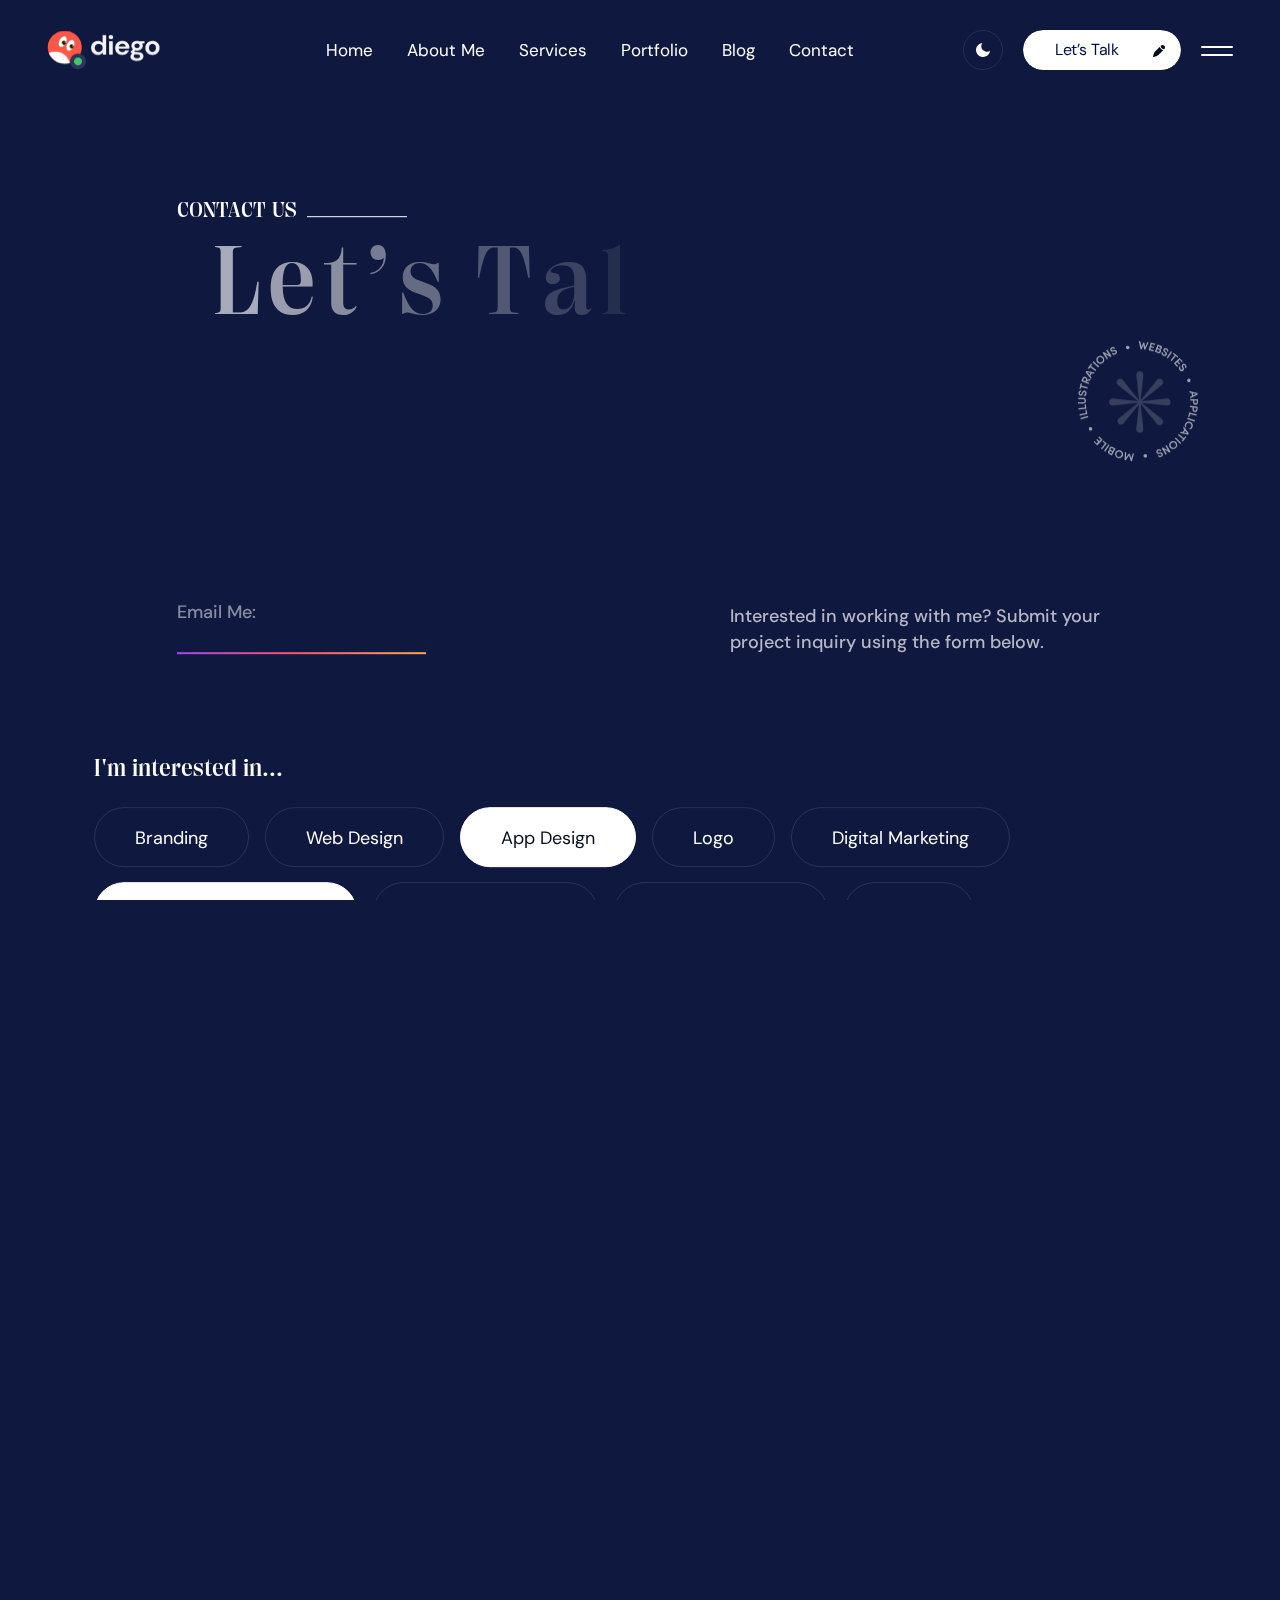
<file: contact.html>
<!doctype html>
<html class="no-js" lang="zxx">

<head>
   <meta charset="utf-8">
   <meta http-equiv="x-ua-compatible" content="ie=edge">
   <title>Vlad Tkachenko Personal Website</title>
   <meta name="description" content="">
   <meta name="viewport" content="width=device-width, initial-scale=1">

   <!-- Place favicon.ico in the root directory -->
   <link rel="shortcut icon" type="image/x-icon" href="assets/img/logo/favicon.png">

   <!-- CSS here -->
   <link rel="stylesheet" href="assets/css/bootstrap.css">
   <link rel="stylesheet" href="assets/css/animate.css">
   <link rel="stylesheet" href="assets/css/custom-animation.css">
   <link rel="stylesheet" href="assets/css/swiper-bundle.css">
   <link rel="stylesheet" href="assets/css/slick.css">
   <link rel="stylesheet" href="assets/css/nice-select.css">
   <link rel="stylesheet" href="assets/css/magnific-popup.css">
   <link rel="stylesheet" href="assets/css/hover-reveal.css">
   <link rel="stylesheet" href="assets/css/font-awesome-pro.css">
   <link rel="stylesheet" href="assets/css/spacing.css">
   <link rel="stylesheet" href="assets/css/main.css">
</head>

<body class="black-bg-3">
   <!--[if lte IE 9]>
      <p class="browserupgrade">You are using an <strong>outdated</strong> browser. Please <a href="https://browsehappy.com/">upgrade your browser</a> to improve your experience and security.</p>
      <![endif]-->



   <!-- pre loader area start -->
   <div id="loading">
      <div id="loading-center">
         <div id="loading-center-absolute">
            <!-- loading content here -->
            <div class="preloader__content text-center">
               <div class="preloader__top-text d-flex align-items-center justify-content-between">
                  <p class="preloader__loading text-start">Loading</p>
                  <h2 id="tp-loading-number" class="text-end"></h2>
               </div>
               <div id="tp-loading-bar" class="preloader__bar">
                  <div id="tp-loading-line" class="preloader__bar-inner"></div>
               </div>
            </div>
         </div>
      </div>  
   </div>
   <!-- pre loader area end -->

   <!-- back to top start -->
   <div class="back-to-top-wrapper">
      <button id="back_to_top" type="button" class="back-to-top-btn">
         <svg width="12" height="7" viewBox="0 0 12 7" fill="none" xmlns="http://www.w3.org/2000/svg">
            <path d="M11 6L6 1L1 6" stroke="currentColor" stroke-width="1.5" stroke-linecap="round"
               stroke-linejoin="round" />
         </svg>
      </button>
   </div>
   <!-- back to top end -->

   <!-- offcanvas area end -->
   <div class="tp-offcanvas-area">
      <div class="tp-offcanvas-bg is-left"></div>
      <div class="tp-offcanvas-bg is-right d-none d-md-block">
         <div class="tp-offcanvas-shape">
            <img class="tp-offcanvas-shape-1" src="assets/img/offcanvas/bg-shape-2.png" alt="">
         </div>
      </div>
      <div class="tp-offcanvas-wrapper-2">
         <div class="tp-offcanvas-left">
            <div class="tp-offcanvas-left-wrap d-flex justify-content-between align-items-center">
               <div class="tpoffcanvas__logo">
                  <img class="logo-white" src="assets/img/logo/logo.png" alt="">
                  <img class="logo-black" src="assets/img/logo/logo-black.png" alt="">
               </div>
               <div class="tp-offcanvas-close d-md-none text-end">
                  <button class="tp-offcanvas-close-btn tp-offcanvas-close-btn">
                     <span class="text">
                        <span>close</span>
                     </span>
   
                     <span class="d-inline-block">
                        <span>
                           <svg width="38" height="38" viewBox="0 0 38 38" fill="none"
                              xmlns="http://www.w3.org/2000/svg">
                              <path d="M9.80859 9.80762L28.1934 28.1924" stroke="currentColor" stroke-width="1.5"
                                 stroke-linecap="round" stroke-linejoin="round" />
                              <path d="M9.80859 28.1924L28.1934 9.80761" stroke="currentColor" stroke-width="1.5"
                                 stroke-linecap="round" stroke-linejoin="round" />
                           </svg>
                        </span>
                     </span>
                     
                  </button>
               </div>
            </div>
            <div class="tp-main-menu-mobile menu-hover-active counter-row">
               <nav></nav>
            </div>
         </div>
         <div class="tp-offcanvas-right d-none d-md-block">
            <div class="tp-offcanvas-close text-end">
               <button class="tp-offcanvas-close-btn tp-offcanvas-close-btn">
                  <span class="text">
                     <span>close</span>
                  </span>

                  <span class="d-inline-block">
                     <span>
                        <svg width="38" height="38" viewBox="0 0 38 38" fill="none"
                           xmlns="http://www.w3.org/2000/svg">
                           <path d="M9.80859 9.80762L28.1934 28.1924" stroke="currentColor" stroke-width="1.5"
                              stroke-linecap="round" stroke-linejoin="round" />
                           <path d="M9.80859 28.1924L28.1934 9.80761" stroke="currentColor" stroke-width="1.5"
                              stroke-linecap="round" stroke-linejoin="round" />
                        </svg>
                     </span>
                  </span>
                  
               </button>
            </div>
            <div class="tp-offcanvas-right-inner d-flex flex-column justify-content-between h-100">
               
               <div class="tpoffcanvas__right-info">
                  <div class="tpoffcanvas__tel">
                     <a href="tel:61404093954">+61404093 954</a>
                  </div>
                  <div class="tpoffcanvas__mail">
                     <a href="mailto:vlad@doitwise.co">
                        hello <span class="__cf_email__" data-cfemail="0b6864657f6a687f4b6f626e6c6425686466">vlad@doitwise.co</span></a>
                  </div>
                  <div class="tpoffcanvas__text">
                     <p>If in doubt. reach out.</p>
                  </div>
               </div>
               
               <div class="tpoffcanvas__social-link">
                  <ul>
                     <li><a href="#">Dribbble</a></li>
                     <li><a href="#">Instagram</a></li>
                     <li><a href="#">Linkedin</a></li>
                     <li><a href="#">Behance</a></li>
                  </ul>
               </div>
            </div>
         </div>
      </div>
   </div>
   <!-- offcanvas area start -->
   <header>
      <!-- header area start -->
      <div class="tp-header-4__area tp-header-transparent tp-header-4__mob-ptb tp-header-4__plr header">
         <div class="container-fluid">
            <div class="row align-items-center">
               <div class="col-xl-2 col-lg-6 col-md-6 col-6">
                  <div class="tp-header-3__logo">
                     <a class="logo-white" href="index.html"><img src="assets/img/logo/logo-2.png" alt=""></a>
                     <a class="logo-black" href="index.html"><img src="assets/img/logo/logo-black.png" alt=""></a>
                  </div>
               </div>
               <div class="col-xl-7 d-none d-xl-block">
                  <div class="tp-header-4__menu text-center">
                     <nav>
                        <ul>
                           <li class="has-dropdown">
                              <a href="index.html">Home</a>
                              <div class="tp-submenu submenu has-homemenu">
                                 <div class="row gx-6 row-cols-1 row-cols-md-2 row-cols-xl-3">
                                    <div class="col homemenu">
                                       <div class="homemenu-thumb mb-15">
                                          <a href="index.html"><img src="assets/img/menu/home-1.jpg" alt=""></a>
                                       </div>
                                       <div class="homemenu-content text-center">
                                          <h4 class="homemenu-title">
                                             <a href="index.html">Home 01</a>
                                          </h4>
                                       </div>
                                    </div>
                                    <div class="col homemenu">
                                       <div class="homemenu-thumb mb-15">
                                          <a href="index-2.html"><img src="assets/img/menu/home-2.jpg" alt=""></a>
                                       </div>
                                       <div class="homemenu-content text-center">
                                          <h4 class="homemenu-title">
                                             <a href="index-2.html">Home 02</a>
                                          </h4>
                                       </div>
                                    </div>
                                    <div class="col homemenu">
                                       <div class="homemenu-thumb mb-15">
                                          <a href="index.html"><img src="assets/img/menu/home-3.jpg" alt=""></a>
                                       </div>
                                       <div class="homemenu-content text-center">
                                          <h4 class="homemenu-title">
                                             <a href="index.html">Home 03</a>
                                          </h4>
                                       </div>
                                    </div>
                                 </div>
                              </div>
                           </li>
                           <li><a href="about-me.html">About Me</a></li>
                           <li><a href="service.html">Services</a>
                              <ul class="tp-submenu submenu">
                                 <li><a href="service.html">Service</a></li>
                                 <li><a href="service-details.html">Service Details</a></li>
                              </ul>
                           </li>
                           <li class="has-dropdown">
                              <a href="portfolio.html">Portfolio</a>
                              <ul class="tp-submenu submenu">
                                 <li><a href="portfolio.html">Porfolio</a></li>
                                 <li><a href="portfolio-details.html">Portfolio Details</a></li>
                              </ul>
                           </li>
                           <li class="has-dropdown">
                              <a href="blog.html">Blog</a>
                              <ul class="tp-submenu submenu">
                                 <li><a href="blog.html">Blog List</a></li>
                                 <li><a href="blog-sidebar.html">Blog Sidebar</a></li>
                                 <li><a href="blog-details.html">Blog Details</a></li>
                                 <li><a href="blog-details-2.html">Blog Details 02</a></li>
                              </ul>
                           </li>
                           <li><a href="contact.html">Contact</a></li>
                        </ul>
                     </nav>
                     <div class="offcanvas-menu-style d-none">
                        <nav class="tp-main-menu-content">
                           <ul>
                              <li class="has-dropdown">
                                 <a href="index.html">Home</a>
                                 <ul class="tp-submenu submenu">
                                    <li><a href="index.html">Freelancer</a></li>
                                    <li><a href="index-2.html">Interface Designer</a></li>
                                    <li><a href="index.html">Web Developer</a></li>
                                 </ul>
                              </li>
                              <li><a href="about-me.html">About Me</a></li>
                              <li><a href="service.html">Services</a>
                                 <ul class="tp-submenu submenu">
                                    <li><a href="service.html">Service</a></li>
                                    <li><a href="service-details.html">Service Details</a></li>
                                 </ul>
                              </li>
                              <li class="has-dropdown">
                                 <a href="portfolio.html">Portfolio</a>
                                 <ul class="tp-submenu submenu">
                                    <li><a href="portfolio.html">Porfolio</a></li>
                                    <li><a href="portfolio-details.html">Portfolio Details</a></li>
                                 </ul>
                              </li>
                              <li class="has-dropdown">
                                 <a href="blog.html">Blog</a>
                                 <ul class="tp-submenu submenu">
                                    <li><a href="blog.html">Blog List</a></li>
                                    <li><a href="blog-sidebar.html">Blog Sidebar</a></li>
                                    <li><a href="blog-details.html">Blog Details</a></li>
                                    <li><a href="blog-details-2.html">Blog Details 02</a></li>
                                 </ul>
                              </li>
                              <li><a href="contact.html">Contact</a></li>
                           </ul>
                        </nav>
                     </div>
                  </div>
               </div>
               <div class="col-xl-3 col-lg-6 col-md-6 col-6">
                  <div class="tp-header-3__right-action d-flex align-items-center justify-content-end">
                     <div class="tp-theme-toggle-single">
                        <label class="tp-theme-toggle-main themepure-theme-toggle">
                           <span class="dark">
                              <svg width="14" height="14" viewBox="0 0 14 14" fill="none"
                                 xmlns="http://www.w3.org/2000/svg">
                                 <path
                                    d="M14 7.63063C13.8774 8.95738 13.3795 10.2218 12.5645 11.2759C11.7495 12.33 10.6512 13.1301 9.39801 13.5828C8.14485 14.0354 6.78869 14.1218 5.48822 13.8319C4.18775 13.5419 2.99676 12.8875 2.05461 11.9454C1.11246 11.0032 0.458115 9.81225 0.168141 8.51178C-0.121832 7.21131 -0.0354396 5.85515 0.41721 4.60199C0.86986 3.34883 1.67005 2.2505 2.72413 1.43552C3.77822 0.620536 5.04262 0.122609 6.36937 0C5.5926 1.05088 5.21881 2.34566 5.31599 3.64884C5.41317 4.95202 5.97487 6.17704 6.89892 7.10109C7.82296 8.02513 9.04798 8.58683 10.3512 8.68401C11.6543 8.78119 12.9491 8.4074 14 7.63063Z"
                                    fill="white" />
                              </svg>
                           </span>
                           <input type="checkbox" class="themepure-theme-toggle-input">
                           <span class="light">
                              <svg width="21" height="20" viewBox="0 0 21 20" fill="none"
                                 xmlns="http://www.w3.org/2000/svg">
                                 <path
                                    d="M10.0581 14.2166C12.3522 14.2166 14.212 12.3569 14.212 10.0628C14.212 7.7687 12.3522 5.90897 10.0581 5.90897C7.76403 5.90897 5.9043 7.7687 5.9043 10.0628C5.9043 12.3569 7.76403 14.2166 10.0581 14.2166Z"
                                    fill="#FFC05A" />
                                 <path d="M10 1V2.63636" stroke="#FFC05A" stroke-width="2" stroke-linecap="round"
                                    stroke-linejoin="round" />
                                 <path d="M10 17.3637V19.0001" stroke="#FFC05A" stroke-width="2" stroke-linecap="round"
                                    stroke-linejoin="round" />
                                 <path d="M3.63477 3.63455L4.79658 4.79637" stroke="#FFC05A" stroke-width="2"
                                    stroke-linecap="round" stroke-linejoin="round" />
                                 <path d="M15.2031 15.2036L16.3649 16.3654" stroke="#FFC05A" stroke-width="2"
                                    stroke-linecap="round" stroke-linejoin="round" />
                                 <path d="M1 10.0001H2.63636" stroke="#FFC05A" stroke-width="2" stroke-linecap="round"
                                    stroke-linejoin="round" />
                                 <path d="M17.3652 10.0001H19.0016" stroke="#FFC05A" stroke-width="2"
                                    stroke-linecap="round" stroke-linejoin="round" />
                                 <path d="M3.63477 16.3654L4.79658 15.2036" stroke="#FFC05A" stroke-width="2"
                                    stroke-linecap="round" stroke-linejoin="round" />
                                 <path d="M15.2031 4.79637L16.3649 3.63455" stroke="#FFC05A" stroke-width="2"
                                    stroke-linecap="round" stroke-linejoin="round" />
                              </svg>
                           </span>
                        </label>
                     </div>
                     <div class="tp-header-3__btn d-none d-md-block">
                        <a class="tp-btn-white" href="contact.html">
                           Let’s Talk
                           <span>
                              <svg width="12" height="12" viewBox="0 0 12 12" fill="none"
                                 xmlns="http://www.w3.org/2000/svg">
                                 <path
                                    d="M4.9297 10.3651C5.12061 10.2162 5.29376 10.043 5.64006 9.69671L9.95722 5.37954C10.0616 5.27517 10.0138 5.0954 9.87438 5.04702C9.36479 4.87022 8.70189 4.53829 8.0818 3.9182C7.46171 3.29811 7.12978 2.63521 6.95299 2.12562C6.9046 1.98617 6.72483 1.9384 6.62046 2.04278L2.30329 6.35994L2.30328 6.35995C1.95699 6.70624 1.78385 6.87939 1.63494 7.0703C1.45928 7.29551 1.30868 7.53919 1.18581 7.79701C1.08164 8.01558 1.00421 8.24789 0.849336 8.71249L0.649225 9.31283L0.331026 10.2674L0.0326691 11.1625C-0.0435433 11.3911 0.0159628 11.6432 0.186379 11.8136C0.356795 11.984 0.608868 12.0435 0.837505 11.9673L1.73258 11.669L2.68717 11.3508L3.28751 11.1507C3.75211 10.9958 3.98442 10.9184 4.20299 10.8142C4.46082 10.6913 4.70449 10.5407 4.9297 10.3651Z"
                                    fill="currentcolor" />
                                 <path
                                    d="M11.3089 4.02783C12.2304 3.10641 12.2304 1.61249 11.3089 0.691067C10.3875 -0.230356 8.89359 -0.230356 7.97217 0.691067L7.83337 0.82986C7.69944 0.963792 7.63876 1.15087 7.67222 1.3373C7.69327 1.45458 7.73229 1.62603 7.80327 1.83063C7.94522 2.23979 8.21329 2.77689 8.7182 3.2818C9.22311 3.78671 9.76021 4.05478 10.1694 4.19673C10.374 4.26772 10.5454 4.30673 10.6627 4.32778C10.8491 4.36124 11.0362 4.30056 11.1701 4.16663L11.3089 4.02783Z"
                                    fill="currentcolor" />
                              </svg>
                           </span>
                        </a>
                     </div>
                     <div class="tp-header-3__bar">
                        <button class=" tp-menu-bar tp-offcanvas-open-btn">
                           <svg width="32" height="10" viewBox="0 0 32 10" fill="none" xmlns="http://www.w3.org/2000/svg">
                              <path d="M31 1H1" stroke="currentcolor" stroke-width="2" stroke-linecap="round" />
                              <path d="M31 9H1" stroke="currentcolor" stroke-width="2" stroke-linecap="round" />
                           </svg>
                        </button>
                     </div>
                  </div>
               </div>
            </div>
         </div>
      </div>
      <!-- header area end -->
   </header>

   <header>
      <!-- header area start -->
      <div class="tp-header-4__area tp-header-transparent tp-header-4__mob-ptb tp-header-4__plr tp-int-menu tp-header-sticky-cloned">
         <div class="container-fluid">
            <div class="row align-items-center">
               <div class="col-xl-2 col-lg-6 col-md-6 col-6">
                  <div class="tp-header-3__logo">
                     <a class="logo-white" href="index.html"><img src="assets/img/logo/logo-2.png" alt=""></a>
                     <a class="logo-black" href="index.html"><img src="assets/img/logo/logo-black.png" alt=""></a>
                  </div>
               </div>
               <div class="col-xl-7 d-none d-xl-block">
                  <div class="tp-header-4__menu text-center">
                     <nav>
                        <ul>
                           <li class="has-dropdown">
                              <a href="index.html">Home</a>
                              <div class="tp-submenu submenu has-homemenu">
                                 <div class="row gx-6 row-cols-1 row-cols-md-2 row-cols-xl-3">
                                    <div class="col homemenu">
                                       <div class="homemenu-thumb mb-15">
                                          <a href="index.html"><img src="assets/img/menu/home-1.jpg" alt=""></a>
                                       </div>
                                       <div class="homemenu-content text-center">
                                          <h4 class="homemenu-title">
                                             <a href="index.html">Home 01</a>
                                          </h4>
                                       </div>
                                    </div>
                                    <div class="col homemenu">
                                       <div class="homemenu-thumb mb-15">
                                          <a href="index-2.html"><img src="assets/img/menu/home-2.jpg" alt=""></a>
                                       </div>
                                       <div class="homemenu-content text-center">
                                          <h4 class="homemenu-title">
                                             <a href="index-2.html">Home 02</a>
                                          </h4>
                                       </div>
                                    </div>
                                    <div class="col homemenu">
                                       <div class="homemenu-thumb mb-15">
                                          <a href="index.html"><img src="assets/img/menu/home-3.jpg" alt=""></a>
                                       </div>
                                       <div class="homemenu-content text-center">
                                          <h4 class="homemenu-title">
                                             <a href="index.html">Home 03</a>
                                          </h4>
                                       </div>
                                    </div>
                                 </div>
                              </div>
                           </li>
                           <li><a href="about-me.html">About Me</a></li>
                           <li><a href="service.html">Services</a>
                              <ul class="tp-submenu submenu">
                                 <li><a href="service.html">Service</a></li>
                                 <li><a href="service-details.html">Service Details</a></li>
                              </ul>
                           </li>
                           <li class="has-dropdown">
                              <a href="portfolio.html">Portfolio</a>
                              <ul class="tp-submenu submenu">
                                 <li><a href="portfolio.html">Porfolio</a></li>
                                 <li><a href="portfolio-details.html">Portfolio Details</a></li>
                              </ul>
                           </li>
                           <li class="has-dropdown">
                              <a href="blog.html">Blog</a>
                              <ul class="tp-submenu submenu">
                                 <li><a href="blog.html">Blog List</a></li>
                                 <li><a href="blog-sidebar.html">Blog Sidebar</a></li>
                                 <li><a href="blog-details.html">Blog Details</a></li>
                                 <li><a href="blog-details-2.html">Blog Details 02</a></li>
                              </ul>
                           </li>
                           <li><a href="contact.html">Contact</a></li>
                        </ul>
                     </nav>
                     <div class="offcanvas-menu-style d-none">
                        <nav class="tp-main-menu-content">
                           <ul>
                              <li class="has-dropdown">
                                 <a href="index.html">Home</a>
                                 <ul class="tp-submenu submenu">
                                    <li><a href="index.html">Freelancer</a></li>
                                    <li><a href="index-2.html">Interface Designer</a></li>
                                    <li><a href="index.html">Web Developer</a></li>
                                 </ul>
                              </li>
                              <li><a href="about-me.html">About Me</a></li>
                              <li><a href="service.html">Services</a>
                                 <ul class="tp-submenu submenu">
                                    <li><a href="service.html">Service</a></li>
                                    <li><a href="service-details.html">Service Details</a></li>
                                 </ul>
                              </li>
                              <li class="has-dropdown">
                                 <a href="portfolio.html">Portfolio</a>
                                 <ul class="tp-submenu submenu">
                                    <li><a href="portfolio.html">Porfolio</a></li>
                                    <li><a href="portfolio-details.html">Portfolio Details</a></li>
                                 </ul>
                              </li>
                              <li class="has-dropdown">
                                 <a href="blog.html">Blog</a>
                                 <ul class="tp-submenu submenu">
                                    <li><a href="blog.html">Blog List</a></li>
                                    <li><a href="blog-sidebar.html">Blog Sidebar</a></li>
                                    <li><a href="blog-details.html">Blog Details</a></li>
                                    <li><a href="blog-details-2.html">Blog Details 02</a></li>
                                 </ul>
                              </li>
                              <li><a href="contact.html">Contact</a></li>
                           </ul>
                        </nav>
                     </div>
                  </div>
               </div>
               <div class="col-xl-3 col-lg-6 col-md-6 col-6">
                  <div class="tp-header-3__right-action d-flex align-items-center justify-content-end">
                     <div class="tp-theme-toggle-single">
                        <label class="tp-theme-toggle-main themepure-theme-toggle">
                           <span class="dark">
                              <svg width="14" height="14" viewBox="0 0 14 14" fill="none"
                                 xmlns="http://www.w3.org/2000/svg">
                                 <path
                                    d="M14 7.63063C13.8774 8.95738 13.3795 10.2218 12.5645 11.2759C11.7495 12.33 10.6512 13.1301 9.39801 13.5828C8.14485 14.0354 6.78869 14.1218 5.48822 13.8319C4.18775 13.5419 2.99676 12.8875 2.05461 11.9454C1.11246 11.0032 0.458115 9.81225 0.168141 8.51178C-0.121832 7.21131 -0.0354396 5.85515 0.41721 4.60199C0.86986 3.34883 1.67005 2.2505 2.72413 1.43552C3.77822 0.620536 5.04262 0.122609 6.36937 0C5.5926 1.05088 5.21881 2.34566 5.31599 3.64884C5.41317 4.95202 5.97487 6.17704 6.89892 7.10109C7.82296 8.02513 9.04798 8.58683 10.3512 8.68401C11.6543 8.78119 12.9491 8.4074 14 7.63063Z"
                                    fill="white" />
                              </svg>
                           </span>
                           <input type="checkbox" class="themepure-theme-toggle-input">
                           <span class="light">
                              <svg width="21" height="20" viewBox="0 0 21 20" fill="none"
                                 xmlns="http://www.w3.org/2000/svg">
                                 <path
                                    d="M10.0581 14.2166C12.3522 14.2166 14.212 12.3569 14.212 10.0628C14.212 7.7687 12.3522 5.90897 10.0581 5.90897C7.76403 5.90897 5.9043 7.7687 5.9043 10.0628C5.9043 12.3569 7.76403 14.2166 10.0581 14.2166Z"
                                    fill="#FFC05A" />
                                 <path d="M10 1V2.63636" stroke="#FFC05A" stroke-width="2" stroke-linecap="round"
                                    stroke-linejoin="round" />
                                 <path d="M10 17.3637V19.0001" stroke="#FFC05A" stroke-width="2" stroke-linecap="round"
                                    stroke-linejoin="round" />
                                 <path d="M3.63477 3.63455L4.79658 4.79637" stroke="#FFC05A" stroke-width="2"
                                    stroke-linecap="round" stroke-linejoin="round" />
                                 <path d="M15.2031 15.2036L16.3649 16.3654" stroke="#FFC05A" stroke-width="2"
                                    stroke-linecap="round" stroke-linejoin="round" />
                                 <path d="M1 10.0001H2.63636" stroke="#FFC05A" stroke-width="2" stroke-linecap="round"
                                    stroke-linejoin="round" />
                                 <path d="M17.3652 10.0001H19.0016" stroke="#FFC05A" stroke-width="2"
                                    stroke-linecap="round" stroke-linejoin="round" />
                                 <path d="M3.63477 16.3654L4.79658 15.2036" stroke="#FFC05A" stroke-width="2"
                                    stroke-linecap="round" stroke-linejoin="round" />
                                 <path d="M15.2031 4.79637L16.3649 3.63455" stroke="#FFC05A" stroke-width="2"
                                    stroke-linecap="round" stroke-linejoin="round" />
                              </svg>
                           </span>
                        </label>
                     </div>
                     <div class="tp-header-3__btn d-none d-md-block">
                        <a class="tp-btn-white" href="contact.html">
                           Let’s Talk
                           <span>
                              <svg width="12" height="12" viewBox="0 0 12 12" fill="none"
                                 xmlns="http://www.w3.org/2000/svg">
                                 <path
                                    d="M4.9297 10.3651C5.12061 10.2162 5.29376 10.043 5.64006 9.69671L9.95722 5.37954C10.0616 5.27517 10.0138 5.0954 9.87438 5.04702C9.36479 4.87022 8.70189 4.53829 8.0818 3.9182C7.46171 3.29811 7.12978 2.63521 6.95299 2.12562C6.9046 1.98617 6.72483 1.9384 6.62046 2.04278L2.30329 6.35994L2.30328 6.35995C1.95699 6.70624 1.78385 6.87939 1.63494 7.0703C1.45928 7.29551 1.30868 7.53919 1.18581 7.79701C1.08164 8.01558 1.00421 8.24789 0.849336 8.71249L0.649225 9.31283L0.331026 10.2674L0.0326691 11.1625C-0.0435433 11.3911 0.0159628 11.6432 0.186379 11.8136C0.356795 11.984 0.608868 12.0435 0.837505 11.9673L1.73258 11.669L2.68717 11.3508L3.28751 11.1507C3.75211 10.9958 3.98442 10.9184 4.20299 10.8142C4.46082 10.6913 4.70449 10.5407 4.9297 10.3651Z"
                                    fill="currentcolor" />
                                 <path
                                    d="M11.3089 4.02783C12.2304 3.10641 12.2304 1.61249 11.3089 0.691067C10.3875 -0.230356 8.89359 -0.230356 7.97217 0.691067L7.83337 0.82986C7.69944 0.963792 7.63876 1.15087 7.67222 1.3373C7.69327 1.45458 7.73229 1.62603 7.80327 1.83063C7.94522 2.23979 8.21329 2.77689 8.7182 3.2818C9.22311 3.78671 9.76021 4.05478 10.1694 4.19673C10.374 4.26772 10.5454 4.30673 10.6627 4.32778C10.8491 4.36124 11.0362 4.30056 11.1701 4.16663L11.3089 4.02783Z"
                                    fill="currentcolor" />
                              </svg>
                           </span>
                        </a>
                     </div>
                     <div class="tp-header-3__bar">
                        <button class=" tp-menu-bar tp-offcanvas-open-btn">
                           <svg width="32" height="10" viewBox="0 0 32 10" fill="none" xmlns="http://www.w3.org/2000/svg">
                              <path d="M31 1H1" stroke="currentcolor" stroke-width="2" stroke-linecap="round" />
                              <path d="M31 9H1" stroke="currentcolor" stroke-width="2" stroke-linecap="round" />
                           </svg>
                        </button>
                     </div>
                  </div>
               </div>
            </div>
         </div>
      </div>
      <!-- header area start -->
   </header>

   <div id="smooth-wrapper">
      <div id="smooth-content">

         <main>

            <!-- contact area start -->
            <div class="contact-inner__area contact-inner__ptb p-relative">
               <div class="container">
                  <div class="row justify-content-center">
                     <div class="col-xl-11 offset-xl-1">
                        <div class="row align-items-center">
                           <div class="col-xl-9 col-lg-10">
                              <div class="contact-inner__top-section-title-box mb-70">
                                 <span class="contact-inner__subtitle">Contact Us</span>
                                 <h4 class="contact-inner__title tp-char-animation tp-hero-3__content">Let’s Talk
                                    <span><img src="assets/img/contact/contact.jpg" alt=""></span> <br>
                                    About your Project
                                 </h4>
                              </div>
                           </div>
                           <div class="col-xl-3 col-lg-2 d-none d-sm-block text-end">
                              <div class="contact-inner__shape-1 text-center text-lg-end">
                                 <img class="flower-img" src="assets/img/contact/contact-flower.png" alt="">
                                 <img class="flower-text" src="assets/img/contact/contact-flower-text.png" alt="">
                              </div>
                           </div>
                        </div>
                        <div class="contact-inner__mail-box mb-90">
                           <div class="row">
                              <div class="col-xl-6 col-lg-6 col-md-6">
                                 <div class="contact-inner__mail-info">
                                    <span>Email Me:</span>
                                    <a href="mailto:vlad@doitwise.co"><span class="__cf_email__" data-cfemail="f9919c959596b99d909c9e96d79a9694">vlad@doitwise.co</span></a>
                                 </div>
                              </div>
                              <div class="col-xl-6 col-lg-6 col-md-6">
                                 <div class="contact-inner__mail-text">
                                    <p>Interested in working with me? Submit your <br> project inquiry using the form
                                       below.
                                    </p>
                                 </div>
                              </div>
                           </div>
                        </div>
                     </div>
                     <div class="row">
                        <div class="col-xl-12">
                           <div class="contact-inner__category mb-85">
                              <h4 class="contact-inner__category-title">I'm interested in...</h4>
                              <div class="contact-inner__category-wrapper">
                                 <label for="branding" class="contact-category-btn">Branding</label>
                                 <label for="web_design" class="contact-category-btn">Web Design</label>
                                 <label for="app_design" class="contact-category-btn active">App Design</label>
                                 <label for="logo" class="contact-category-btn">Logo</label>
                                 <label for="digital_marketing" class="contact-category-btn">Digital
                                    Marketing</label>
                                 <label for="android_development" class="contact-category-btn active">Android
                                    Development</label>
                                 <label for="iso_development" class="contact-category-btn">iOS Development</label>
                                 <label for="design_concept" class="contact-category-btn">Design Concept</label>
                                 <label for="other" class="contact-category-btn">Other</label>

                                 <input type="checkbox" id="branding">
                                 <input type="checkbox" id="web_design">
                                 <input type="checkbox" id="app_design">
                                 <input type="checkbox" id="logo">
                                 <input type="checkbox" id="digital_marketing">
                                 <input type="checkbox" id="android_development">
                                 <input type="checkbox" id="iso_development">
                                 <input type="checkbox" id="design_concept">
                                 <input type="checkbox" id="other">
                              </div>
                           </div>
                        </div>
                     </div>
                     <div class="contact-inner__wrapper">
                        <div class="postbox__comment-form">
                           <h3 class="contact-inner__form-title">Request A Quote</h3>
                           <form action="#" class="box">
                              <div class="row gx-20">
                                 <div class="col-xxl-6 col-xl-6 col-lg-6">
                                    <div class="postbox__comment-input mb-35">
                                       <input type="text" class="inputText" required>
                                       <span class="floating-label">Your Name</span>
                                    </div>
                                 </div>
                                 <div class="col-xxl-6 col-xl-6 col-lg-6">
                                    <div class="postbox__comment-input mb-35">
                                       <input type="text" class="inputText" required>
                                       <span class="floating-label">Company</span>
                                    </div>
                                 </div>
                                 <div class="col-xxl-12">
                                    <div class="postbox__comment-input mb-35">
                                       <input type="text" class="inputText" required>
                                       <span class="floating-label">Your Email</span>
                                    </div>
                                 </div>
                                 <div class="col-xxl-12">
                                    <div class="postbox__comment-input mb-20">
                                       <textarea class="textareaText" required></textarea>
                                       <span class="floating-label-2">Your Comment</span>
                                    </div>
                                 </div>
                              </div>
                           </form>
                        </div>
                        <div class="row">
                           <div class="col-xl-12">
                              <div class="contact-inner__category mb-45">
                                 <h4 class="contact-inner__category-title">Project budget (USD)</h4>
                                 <div class="contact-inner__category-wrapper">
                                    <label for="10_20k" class="contact-budget-btn">10-20k</label>
                                    <label for="30_40k" class="contact-budget-btn active">30-40k</label>
                                    <label for="40_50k" class="contact-budget-btn">40-50k</label>
                                    <label for="50_100k" class="contact-budget-btn">50-100k</label>
                                    <label for="greater_than_100k" class="contact-budget-btn"> > 100k</label>

                                    <input type="radio" name="contact_budget" id="10_20k">
                                    <input type="radio" name="contact_budget" id="30_40k">
                                    <input type="radio" name="contact_budget" id="40_50k">
                                    <input type="radio" name="contact_budget" id="50_100k">
                                    <input type="radio" name="contact_budget" id="greater_than_100k">
                                 </div>
                              </div>
                           </div>
                        </div>
                        <div class="row">
                           <div class="col-xxl-12">
                              <div class="postbox__comment-btn">
                                 <button type="submit" class="tp-btn-grey-lg">
                                    <span>
                                       <i>Send Message</i>
                                    </span>
                                 </button>
                              </div>
                           </div>
                        </div>
                     </div>
                  </div>
               </div>
            </div>
            <!-- contact area end -->

         </main>

         <footer>
            <div class="tp-footer-bg tp-footer__customize  black-bg-3 p-relative fix z-index-1"
               data-background="assets/img/footer/overly-bg-2.png">
               <div class="tp-footer-circle-1">
                  <span></span>
               </div>
               <div class="tp-footer-circle-2">
                  <span></span>
               </div>

               <div class="tp-footer-circle-3" data-speed=".7">
                  <span></span>
               </div>

               <!-- footer area start -->
               <div class="tp-footer-area tp-footer-inner__customize pt-120 pb-80">
                  <div class="container">
                     <div class="row">
                        <div class="col-xl-12">
                           <div class="tp-footer-content text-center">
                              <h3 class="tp-footer-title tp_title_anim">Let's talk about <br> the next big thing</h3>
                           </div>
                        </div>
                     </div>
                     <div class="tp-footer-btn-box">
                        <div class="row">
                           <div class="col-xl-6 col-lg-6 col-md-6">
                              <div class="tp-footer-btn text-center">
                                 <a class="tp-btn-white-xl w-100" href="#">
                                    <div>
                                       <span>Discuss Project</span>
                                    </div>
                                 </a>
                              </div>
                           </div>
                           <div class="col-xl-6 col-lg-6 col-md-6">
                              <div class="tp-footer-btn text-center">
                                 <a class="tp-btn-grey-xl w-100" href="#">
                                    <div>
                                       <span>Write a Message</span>
                                    </div>
                                 </a>
                              </div>
                           </div>
                        </div>
                     </div>
                     <div class="row gx-50">
                        <div class="col-xl-4 col-lg-4 col-md-6 mb-30">
                           <a href="#">
                              <div class="tp-footer-social-item d-flex align-items-center justify-content-between">
                                 <div class="tp-footer-social-text z-index-1">
                                    <span class="child-1">Behance</span>
                                    <span class="child-2">@diego_des</span>
                                 </div>
                                 <div class="tp-footer-social-icon z-index-1">
                                    <span>
                                       <svg width="19" height="12" viewBox="0 0 19 12" fill="none"
                                          xmlns="http://www.w3.org/2000/svg">
                                          <path
                                             d="M1 6H6.83333C8.25 6 9.33333 7.08333 9.33333 8.5C9.33333 9.91667 8.25 11 6.83333 11H1.83333C1.33333 11 1 10.6667 1 10.1667V1.83333C1 1.33333 1.33333 1 1.83333 1H6C7.41667 1 8.5 2.08333 8.5 3.5C8.5 4.91667 7.41667 6 6 6H1Z"
                                             stroke="currentcolor" stroke-width="1.5" stroke-miterlimit="10" />
                                          <path
                                             d="M10.9997 7.66634H17.6664C17.6664 5.83301 16.1664 4.33301 14.333 4.33301C12.4997 4.33301 10.9997 5.83301 10.9997 7.66634ZM10.9997 7.66634C10.9997 9.49967 12.4997 10.9997 14.333 10.9997H15.7497"
                                             stroke="currentcolor" stroke-width="1.5" stroke-miterlimit="10"
                                             stroke-linecap="round" stroke-linejoin="round" />
                                          <path d="M15.5831 2.25H13.0831" stroke="currentcolor" stroke-width="1.5"
                                             stroke-miterlimit="10" stroke-linecap="round" stroke-linejoin="round" />
                                       </svg>
                                    </span>
                                 </div>
                              </div>
                           </a>
                        </div>
                        <div class="col-xl-4 col-lg-4 col-md-6 mb-30">
                           <a href="#">
                              <div class="tp-footer-social-item d-flex align-items-center justify-content-between">
                                 <div class="tp-footer-social-text z-index-1">
                                    <span class="child-1">Dribbble</span>
                                    <span class="child-2">@diego_des</span>
                                 </div>
                                 <div class="tp-footer-social-icon z-index-1">
                                    <span>
                                       <svg width="18" height="18" viewBox="0 0 18 18" fill="none"
                                          xmlns="http://www.w3.org/2000/svg">
                                          <path
                                             d="M2.07295 12.9993C4.28172 16.825 9.17363 18.1358 12.9993 15.927C14.5588 15.0267 15.7003 13.6806 16.356 12.1425C17.3088 9.90737 17.2355 7.26695 15.927 5.00067C14.6186 2.73439 12.3686 1.35064 9.95647 1.05826C8.29667 0.857067 6.56009 1.17262 5.00067 2.07295C1.17497 4.28172 -0.135817 9.17363 2.07295 12.9993Z"
                                             stroke="currentcolor" stroke-width="1.5" />
                                          <path
                                             d="M12.9595 15.8578C12.9595 15.8578 12.2084 10.5858 10.6004 7.80063C8.99241 5.01548 5.04119 2.14298 5.04119 2.14298M5.46266 16.0532C6.64777 12.478 12.5618 8.51493 16.8898 9.46439M12.5309 1.96875C11.3408 5.505 5.54035 9.41017 1.23254 8.56176"
                                             stroke="currentcolor" stroke-width="1.5" stroke-linecap="round" />
                                       </svg>
                                    </span>
                                 </div>
                              </div>
                           </a>
                        </div>
                        <div class="col-xl-4 col-lg-4 col-md-6 mb-30">
                           <a href="#">
                              <div class="tp-footer-social-item d-flex align-items-center justify-content-between">
                                 <div class="tp-footer-social-text z-index-1">
                                    <span class="child-1">Instagram</span>
                                    <span class="child-2">@diego_des</span>
                                 </div>
                                 <div class="tp-footer-social-icon z-index-1">
                                    <span>
                                       <svg width="16" height="16" viewBox="0 0 16 16" fill="none"
                                          xmlns="http://www.w3.org/2000/svg">
                                          <path
                                             d="M11.5 1H4.5C2.567 1 1 2.567 1 4.5V11.5C1 13.433 2.567 15 4.5 15H11.5C13.433 15 15 13.433 15 11.5V4.5C15 2.567 13.433 1 11.5 1Z"
                                             stroke="currentcolor" stroke-width="1.5" stroke-linecap="round"
                                             stroke-linejoin="round" />
                                          <path
                                             d="M10.8002 7.55921C10.8866 8.14178 10.7871 8.73676 10.5158 9.25952C10.2446 9.78228 9.81539 10.2062 9.28932 10.471C8.76326 10.7358 8.1671 10.8279 7.58564 10.7344C7.00417 10.6408 6.46702 10.3663 6.05057 9.94982C5.63413 9.53338 5.3596 8.99622 5.26603 8.41476C5.17247 7.8333 5.26463 7.23714 5.52941 6.71107C5.7942 6.18501 6.21812 5.75583 6.74087 5.48458C7.26363 5.21333 7.85861 5.11382 8.44119 5.20021C9.03543 5.28833 9.58558 5.56524 10.0104 5.99003C10.4352 6.41482 10.7121 6.96496 10.8002 7.55921Z"
                                             stroke="currentcolor" stroke-width="1.5" stroke-linecap="round"
                                             stroke-linejoin="round" />
                                          <path d="M11.8499 4.15137H11.8599" stroke="currentcolor" stroke-width="1.5"
                                             stroke-linecap="round" stroke-linejoin="round" />
                                       </svg>
                                    </span>
                                 </div>
                              </div>
                           </a>
                        </div>
                     </div>
                  </div>
               </div>
               <!-- footer area end -->

               <!-- copyright area start -->
               <div class="tp-copyright-area pb-20">
                  <div class="container">
                     <div class="row">
                        <div class="col-xl-6 col-md-6">
                           <div class="tp-copyright-content-left text-center text-md-start">
                              <p>©2023 Diego, All Rights Reserved • <span>Credits</span></p>
                           </div>
                        </div>
                        <div class="col-xl-6 col-md-6">
                           <div class="tp-copyright-content-right text-center text-md-end">
                              <span>2023 Portfolio</span>
                           </div>
                        </div>
                     </div>
                  </div>
               </div>
               <!-- copyright area end -->
            </div>
         </footer>

      </div>
   </div>

   <!-- JS here -->
   <script src="assets/js/vendor/jquery.js"></script>
   <script src="assets/js/bootstrap-bundle.js"></script>
   <script src="assets/js/gsap.js"></script>
   <script src="assets/js/gsap-scroll-smoother.js"></script>
   <script src="assets/js/gsap-scroll-trigger.js"></script>
   <script src="assets/js/gsap-scroll-to-plugin.js"></script>
   <script src="assets/js/gsap-split-text.js"></script>

   <script src="assets/js/swiper-bundle.js"></script>
   <script src="assets/js/slick.js"></script>
   <script src="assets/js/wow.js"></script>
   <script src="assets/js/pagepiling.js"></script>
   <script src="assets/js/headroom.min.js"></script>
   <script src="assets/js/magnific-popup.js"></script>
   <script src="assets/js/nice-select.js"></script>
   <script src="assets/js/purecounter.js"></script>
   <script src="assets/js/hammer.js"></script>
   <script src="assets/js/matter.js"></script>
   <script src="assets/js/throwable.js"></script>
   <script src="assets/js/isotope-pkgd.js"></script>
   <script src="assets/js/imagesloaded-pkgd.js"></script>
   <script src="assets/js/ajax-form.js"></script>

   <script src="assets/js/theme-settings.js"></script>
   <script src="assets/js/animated-headline.js"></script>
   <script src="assets/js/main.js"></script>

</body>

</html>
</file>
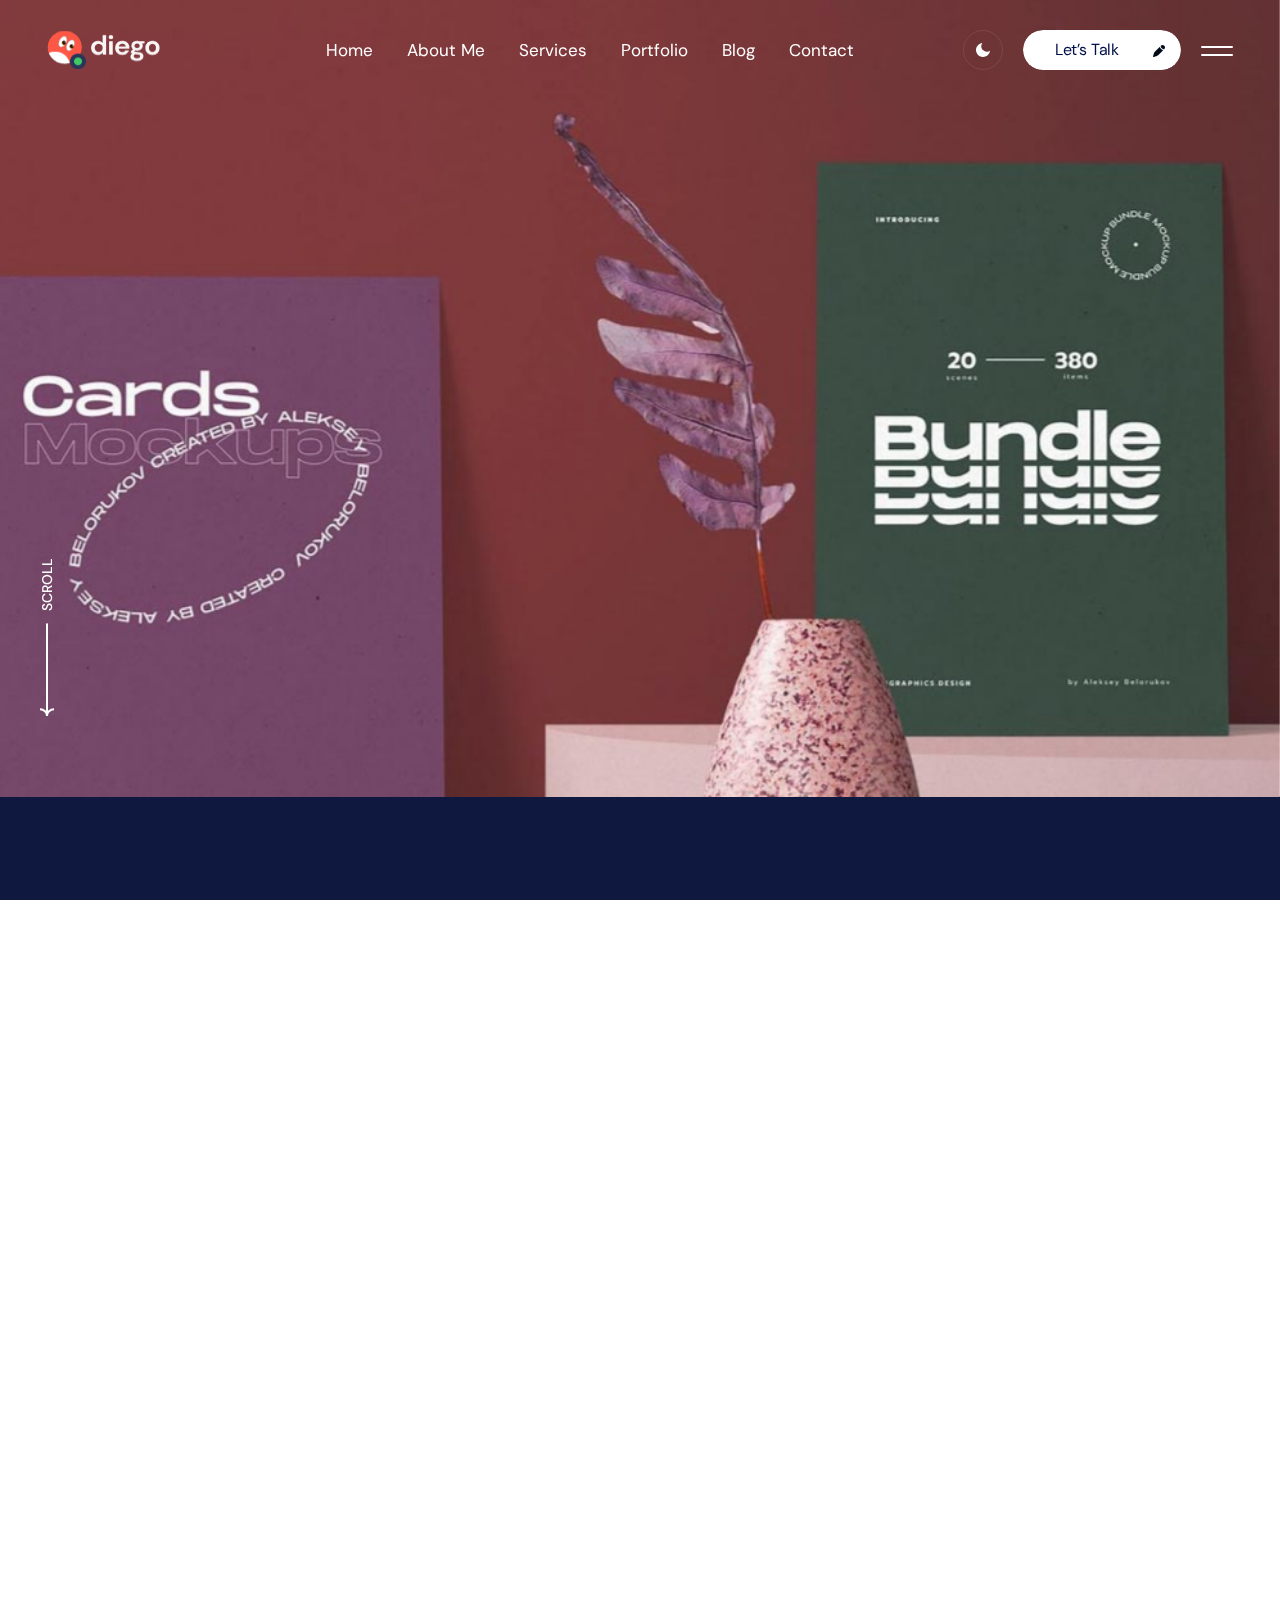
<file: portfolio-details.html>
<!doctype html>
<html class="no-js" lang="zxx">

<head>
   <meta charset="utf-8">
   <meta http-equiv="x-ua-compatible" content="ie=edge">
   <title>Vlad Tkachenko Personal Website</title>
   <meta name="description" content="">
   <meta name="viewport" content="width=device-width, initial-scale=1">

   <!-- Place favicon.ico in the root directory -->
   <link rel="shortcut icon" type="image/x-icon" href="assets/img/logo/favicon.png">

   <!-- CSS here -->
   <link rel="stylesheet" href="assets/css/bootstrap.css">
   <link rel="stylesheet" href="assets/css/animate.css">
   <link rel="stylesheet" href="assets/css/custom-animation.css">
   <link rel="stylesheet" href="assets/css/swiper-bundle.css">
   <link rel="stylesheet" href="assets/css/slick.css">
   <link rel="stylesheet" href="assets/css/nice-select.css">
   <link rel="stylesheet" href="assets/css/magnific-popup.css">
   <link rel="stylesheet" href="assets/css/hover-reveal.css">
   <link rel="stylesheet" href="assets/css/font-awesome-pro.css">
   <link rel="stylesheet" href="assets/css/spacing.css">
   <link rel="stylesheet" href="assets/css/main.css">
</head>

<body>
   <!--[if lte IE 9]>
      <p class="browserupgrade">You are using an <strong>outdated</strong> browser. Please <a href="https://browsehappy.com/">upgrade your browser</a> to improve your experience and security.</p>
      <![endif]-->



   <!-- pre loader area start -->
   <div id="loading">
      <div id="loading-center">
         <div id="loading-center-absolute">
            <!-- loading content here -->
            <div class="preloader__content text-center">
               <div class="preloader__top-text d-flex align-items-center justify-content-between">
                  <p class="preloader__loading text-start">Loading</p>
                  <h2 id="tp-loading-number" class="text-end"></h2>
               </div>
               <div id="tp-loading-bar" class="preloader__bar">
                  <div id="tp-loading-line" class="preloader__bar-inner"></div>
               </div>
            </div>
         </div>
      </div>  
   </div>
   <!-- pre loader area end -->

   <!-- back to top start -->
   <div class="back-to-top-wrapper">
      <button id="back_to_top" type="button" class="back-to-top-btn">
         <svg width="12" height="7" viewBox="0 0 12 7" fill="none" xmlns="http://www.w3.org/2000/svg">
            <path d="M11 6L6 1L1 6" stroke="currentColor" stroke-width="1.5" stroke-linecap="round"
               stroke-linejoin="round" />
         </svg>
      </button>
   </div>
   <!-- back to top end -->

   <!-- offcanvas area end -->
   <div class="tp-offcanvas-area">
      <div class="tp-offcanvas-bg is-left"></div>
      <div class="tp-offcanvas-bg is-right d-none d-md-block">
         <div class="tp-offcanvas-shape">
            <img class="tp-offcanvas-shape-1" src="assets/img/offcanvas/bg-shape-2.png" alt="">
         </div>
      </div>
      <div class="tp-offcanvas-wrapper-2">
         <div class="tp-offcanvas-left">
            <div class="tp-offcanvas-left-wrap d-flex justify-content-between align-items-center">
               <div class="tpoffcanvas__logo">
                  <img class="logo-white" src="assets/img/logo/logo.png" alt="">
                  <img class="logo-black" src="assets/img/logo/logo-black.png" alt="">
               </div>
               <div class="tp-offcanvas-close d-md-none text-end">
                  <button class="tp-offcanvas-close-btn tp-offcanvas-close-btn">
                     <span class="text">
                        <span>close</span>
                     </span>
   
                     <span class="d-inline-block">
                        <span>
                           <svg width="38" height="38" viewBox="0 0 38 38" fill="none"
                              xmlns="http://www.w3.org/2000/svg">
                              <path d="M9.80859 9.80762L28.1934 28.1924" stroke="currentColor" stroke-width="1.5"
                                 stroke-linecap="round" stroke-linejoin="round" />
                              <path d="M9.80859 28.1924L28.1934 9.80761" stroke="currentColor" stroke-width="1.5"
                                 stroke-linecap="round" stroke-linejoin="round" />
                           </svg>
                        </span>
                     </span>
                     
                  </button>
               </div>
            </div>
            <div class="tp-main-menu-mobile menu-hover-active counter-row">
               <nav></nav>
            </div>
         </div>
         <div class="tp-offcanvas-right d-none d-md-block">
            <div class="tp-offcanvas-close text-end">
               <button class="tp-offcanvas-close-btn tp-offcanvas-close-btn">
                  <span class="text">
                     <span>close</span>
                  </span>

                  <span class="d-inline-block">
                     <span>
                        <svg width="38" height="38" viewBox="0 0 38 38" fill="none"
                           xmlns="http://www.w3.org/2000/svg">
                           <path d="M9.80859 9.80762L28.1934 28.1924" stroke="currentColor" stroke-width="1.5"
                              stroke-linecap="round" stroke-linejoin="round" />
                           <path d="M9.80859 28.1924L28.1934 9.80761" stroke="currentColor" stroke-width="1.5"
                              stroke-linecap="round" stroke-linejoin="round" />
                        </svg>
                     </span>
                  </span>
                  
               </button>
            </div>
            <div class="tp-offcanvas-right-inner d-flex flex-column justify-content-between h-100">
               
               <div class="tpoffcanvas__right-info">
                  <div class="tpoffcanvas__tel">
                     <a href="tel:61404093954">+61404093 954</a>
                  </div>
                  <div class="tpoffcanvas__mail">
                     <a href="mailto:vlad@doitwise.co">
                        hello <span class="__cf_email__" data-cfemail="f1929e9f85909285b1959894969edf929e9c">vlad@doitwise.co</span></a>
                  </div>
                  <div class="tpoffcanvas__text">
                     <p>If in doubt. reach out.</p>
                  </div>
               </div>
               
               <div class="tpoffcanvas__social-link">
                  <ul>
                     <li><a href="#">Dribbble</a></li>
                     <li><a href="#">Instagram</a></li>
                     <li><a href="#">Linkedin</a></li>
                     <li><a href="#">Behance</a></li>
                  </ul>
               </div>
            </div>
         </div>
      </div>
   </div>
   <!-- offcanvas area start -->

   <header>
      <!-- header area start -->
      <div class="tp-header-4__area tp-header-4__white-color tp-header-transparent tp-header-4__mob-ptb tp-header-4__plr header">
         <div class="container-fluid">
            <div class="row align-items-center">
               <div class="col-xl-2 col-lg-6 col-md-6 col-6">
                  <div class="tp-header-3__logo">
                     <a class="logo-white" href="index.html"><img src="assets/img/logo/logo-2.png" alt=""></a>
                     <a class="logo-black" href="index.html"><img src="assets/img/logo/logo-2.png" alt=""></a>
                  </div>
               </div>
               <div class="col-xl-7 d-none d-xl-block">
                  <div class="tp-header-4__menu text-center">
                     <nav>
                        <ul>
                           <li class="has-dropdown">
                              <a href="index.html">Home</a>
                              <div class="tp-submenu submenu has-homemenu">
                                 <div class="row gx-6 row-cols-1 row-cols-md-2 row-cols-xl-3">
                                    <div class="col homemenu">
                                       <div class="homemenu-thumb mb-15">
                                          <a href="index.html"><img src="assets/img/menu/home-1.jpg" alt=""></a>
                                       </div>
                                       <div class="homemenu-content text-center">
                                          <h4 class="homemenu-title">
                                             <a href="index.html">Home 01</a>
                                          </h4>
                                       </div>
                                    </div>
                                    <div class="col homemenu">
                                       <div class="homemenu-thumb mb-15">
                                          <a href="index-2.html"><img src="assets/img/menu/home-2.jpg" alt=""></a>
                                       </div>
                                       <div class="homemenu-content text-center">
                                          <h4 class="homemenu-title">
                                             <a href="index-2.html">Home 02</a>
                                          </h4>
                                       </div>
                                    </div>
                                    <div class="col homemenu">
                                       <div class="homemenu-thumb mb-15">
                                          <a href="index.html"><img src="assets/img/menu/home-3.jpg" alt=""></a>
                                       </div>
                                       <div class="homemenu-content text-center">
                                          <h4 class="homemenu-title">
                                             <a href="index.html">Home 03</a>
                                          </h4>
                                       </div>
                                    </div>
                                 </div>
                              </div>
                           </li>
                           <li><a href="about-me.html">About Me</a></li>
                           <li><a href="service.html">Services</a>
                              <ul class="tp-submenu submenu">
                                 <li><a href="service.html">Service</a></li>
                                 <li><a href="service-details.html">Service Details</a></li>
                              </ul>
                           </li>
                           <li class="has-dropdown">
                              <a href="portfolio.html">Portfolio</a>
                              <ul class="tp-submenu submenu">
                                 <li><a href="portfolio.html">Porfolio</a></li>
                                 <li><a href="portfolio-details.html">Portfolio Details</a></li>
                              </ul>
                           </li>
                           <li class="has-dropdown">
                              <a href="blog.html">Blog</a>
                              <ul class="tp-submenu submenu">
                                 <li><a href="blog.html">Blog List</a></li>
                                 <li><a href="blog-sidebar.html">Blog Sidebar</a></li>
                                 <li><a href="blog-details.html">Blog Details</a></li>
                                 <li><a href="blog-details-2.html">Blog Details 02</a></li>
                              </ul>
                           </li>
                           <li><a href="contact.html">Contact</a></li>
                        </ul>
                     </nav>
                     <div class="offcanvas-menu-style d-none">
                        <nav class="tp-main-menu-content">
                           <ul>
                              <li class="has-dropdown">
                                 <a href="index.html">Home</a>
                                 <ul class="tp-submenu submenu">
                                    <li><a href="index.html">Freelancer</a></li>
                                    <li><a href="index-2.html">Interface Designer</a></li>
                                    <li><a href="index.html">Web Developer</a></li>
                                 </ul>
                              </li>
                              <li><a href="about-me.html">About Me</a></li>
                              <li><a href="service.html">Services</a>
                                 <ul class="tp-submenu submenu">
                                    <li><a href="service.html">Service</a></li>
                                    <li><a href="service-details.html">Service Details</a></li>
                                 </ul>
                              </li>
                              <li class="has-dropdown">
                                 <a href="portfolio.html">Portfolio</a>
                                 <ul class="tp-submenu submenu">
                                    <li><a href="portfolio.html">Porfolio</a></li>
                                    <li><a href="portfolio-details.html">Portfolio Details</a></li>
                                 </ul>
                              </li>
                              <li class="has-dropdown">
                                 <a href="blog.html">Blog</a>
                                 <ul class="tp-submenu submenu">
                                    <li><a href="blog.html">Blog List</a></li>
                                    <li><a href="blog-sidebar.html">Blog Sidebar</a></li>
                                    <li><a href="blog-details.html">Blog Details</a></li>
                                    <li><a href="blog-details-2.html">Blog Details 02</a></li>
                                 </ul>
                              </li>
                              <li><a href="contact.html">Contact</a></li>
                           </ul>
                        </nav>
                     </div>
                  </div>
               </div>
               <div class="col-xl-3 col-lg-6 col-md-6 col-6">
                  <div class="tp-header-3__right-action d-flex align-items-center justify-content-end">
                     <div class="tp-theme-toggle-single">
                        <label class="tp-theme-toggle-main themepure-theme-toggle">
                           <span class="dark">
                              <svg width="14" height="14" viewBox="0 0 14 14" fill="none"
                                 xmlns="http://www.w3.org/2000/svg">
                                 <path
                                    d="M14 7.63063C13.8774 8.95738 13.3795 10.2218 12.5645 11.2759C11.7495 12.33 10.6512 13.1301 9.39801 13.5828C8.14485 14.0354 6.78869 14.1218 5.48822 13.8319C4.18775 13.5419 2.99676 12.8875 2.05461 11.9454C1.11246 11.0032 0.458115 9.81225 0.168141 8.51178C-0.121832 7.21131 -0.0354396 5.85515 0.41721 4.60199C0.86986 3.34883 1.67005 2.2505 2.72413 1.43552C3.77822 0.620536 5.04262 0.122609 6.36937 0C5.5926 1.05088 5.21881 2.34566 5.31599 3.64884C5.41317 4.95202 5.97487 6.17704 6.89892 7.10109C7.82296 8.02513 9.04798 8.58683 10.3512 8.68401C11.6543 8.78119 12.9491 8.4074 14 7.63063Z"
                                    fill="white" />
                              </svg>
                           </span>
                           <input type="checkbox" class="themepure-theme-toggle-input">
                           <span class="light">
                              <svg width="21" height="20" viewBox="0 0 21 20" fill="none"
                                 xmlns="http://www.w3.org/2000/svg">
                                 <path
                                    d="M10.0581 14.2166C12.3522 14.2166 14.212 12.3569 14.212 10.0628C14.212 7.7687 12.3522 5.90897 10.0581 5.90897C7.76403 5.90897 5.9043 7.7687 5.9043 10.0628C5.9043 12.3569 7.76403 14.2166 10.0581 14.2166Z"
                                    fill="#FFC05A" />
                                 <path d="M10 1V2.63636" stroke="#FFC05A" stroke-width="2" stroke-linecap="round"
                                    stroke-linejoin="round" />
                                 <path d="M10 17.3637V19.0001" stroke="#FFC05A" stroke-width="2" stroke-linecap="round"
                                    stroke-linejoin="round" />
                                 <path d="M3.63477 3.63455L4.79658 4.79637" stroke="#FFC05A" stroke-width="2"
                                    stroke-linecap="round" stroke-linejoin="round" />
                                 <path d="M15.2031 15.2036L16.3649 16.3654" stroke="#FFC05A" stroke-width="2"
                                    stroke-linecap="round" stroke-linejoin="round" />
                                 <path d="M1 10.0001H2.63636" stroke="#FFC05A" stroke-width="2" stroke-linecap="round"
                                    stroke-linejoin="round" />
                                 <path d="M17.3652 10.0001H19.0016" stroke="#FFC05A" stroke-width="2"
                                    stroke-linecap="round" stroke-linejoin="round" />
                                 <path d="M3.63477 16.3654L4.79658 15.2036" stroke="#FFC05A" stroke-width="2"
                                    stroke-linecap="round" stroke-linejoin="round" />
                                 <path d="M15.2031 4.79637L16.3649 3.63455" stroke="#FFC05A" stroke-width="2"
                                    stroke-linecap="round" stroke-linejoin="round" />
                              </svg>
                           </span>
                        </label>
                     </div>
                     <div class="tp-header-3__btn d-none d-md-block">
                        <a class="tp-btn-white" href="contact.html">
                           Let’s Talk
                           <span>
                              <svg width="12" height="12" viewBox="0 0 12 12" fill="none"
                                 xmlns="http://www.w3.org/2000/svg">
                                 <path
                                    d="M4.9297 10.3651C5.12061 10.2162 5.29376 10.043 5.64006 9.69671L9.95722 5.37954C10.0616 5.27517 10.0138 5.0954 9.87438 5.04702C9.36479 4.87022 8.70189 4.53829 8.0818 3.9182C7.46171 3.29811 7.12978 2.63521 6.95299 2.12562C6.9046 1.98617 6.72483 1.9384 6.62046 2.04278L2.30329 6.35994L2.30328 6.35995C1.95699 6.70624 1.78385 6.87939 1.63494 7.0703C1.45928 7.29551 1.30868 7.53919 1.18581 7.79701C1.08164 8.01558 1.00421 8.24789 0.849336 8.71249L0.649225 9.31283L0.331026 10.2674L0.0326691 11.1625C-0.0435433 11.3911 0.0159628 11.6432 0.186379 11.8136C0.356795 11.984 0.608868 12.0435 0.837505 11.9673L1.73258 11.669L2.68717 11.3508L3.28751 11.1507C3.75211 10.9958 3.98442 10.9184 4.20299 10.8142C4.46082 10.6913 4.70449 10.5407 4.9297 10.3651Z"
                                    fill="currentcolor" />
                                 <path
                                    d="M11.3089 4.02783C12.2304 3.10641 12.2304 1.61249 11.3089 0.691067C10.3875 -0.230356 8.89359 -0.230356 7.97217 0.691067L7.83337 0.82986C7.69944 0.963792 7.63876 1.15087 7.67222 1.3373C7.69327 1.45458 7.73229 1.62603 7.80327 1.83063C7.94522 2.23979 8.21329 2.77689 8.7182 3.2818C9.22311 3.78671 9.76021 4.05478 10.1694 4.19673C10.374 4.26772 10.5454 4.30673 10.6627 4.32778C10.8491 4.36124 11.0362 4.30056 11.1701 4.16663L11.3089 4.02783Z"
                                    fill="currentcolor" />
                              </svg>
                           </span>
                        </a>
                     </div>
                     <div class="tp-header-3__bar">
                        <button class=" tp-menu-bar tp-offcanvas-open-btn">
                           <svg width="32" height="10" viewBox="0 0 32 10" fill="none" xmlns="http://www.w3.org/2000/svg">
                              <path d="M31 1H1" stroke="currentcolor" stroke-width="2" stroke-linecap="round" />
                              <path d="M31 9H1" stroke="currentcolor" stroke-width="2" stroke-linecap="round" />
                           </svg>
                        </button>
                     </div>
                  </div>
               </div>
            </div>
         </div>
      </div>
      <!-- header area end -->
   </header>

   <header>
      <!-- header area start -->
      <div class="tp-header-4__area tp-header-transparent tp-header-4__mob-ptb tp-header-4__plr tp-int-menu tp-header-sticky-cloned">
         <div class="container-fluid">
            <div class="row align-items-center">
               <div class="col-xl-2 col-lg-6 col-md-6 col-6">
                  <div class="tp-header-3__logo">
                     <a class="logo-white" href="index.html"><img src="assets/img/logo/logo-2.png" alt=""></a>
                     <a class="logo-black" href="index.html"><img src="assets/img/logo/logo-black.png" alt=""></a>
                  </div>
               </div>
               <div class="col-xl-7 d-none d-xl-block">
                  <div class="tp-header-4__menu text-center">
                     <nav>
                        <ul>
                           <li class="has-dropdown">
                              <a href="index.html">Home</a>
                              <div class="tp-submenu submenu has-homemenu">
                                 <div class="row gx-6 row-cols-1 row-cols-md-2 row-cols-xl-3">
                                    <div class="col homemenu">
                                       <div class="homemenu-thumb mb-15">
                                          <a href="index.html"><img src="assets/img/menu/home-1.jpg" alt=""></a>
                                       </div>
                                       <div class="homemenu-content text-center">
                                          <h4 class="homemenu-title">
                                             <a href="index.html">Home 01</a>
                                          </h4>
                                       </div>
                                    </div>
                                    <div class="col homemenu">
                                       <div class="homemenu-thumb mb-15">
                                          <a href="index-2.html"><img src="assets/img/menu/home-2.jpg" alt=""></a>
                                       </div>
                                       <div class="homemenu-content text-center">
                                          <h4 class="homemenu-title">
                                             <a href="index-2.html">Home 02</a>
                                          </h4>
                                       </div>
                                    </div>
                                    <div class="col homemenu">
                                       <div class="homemenu-thumb mb-15">
                                          <a href="index.html"><img src="assets/img/menu/home-3.jpg" alt=""></a>
                                       </div>
                                       <div class="homemenu-content text-center">
                                          <h4 class="homemenu-title">
                                             <a href="index.html">Home 03</a>
                                          </h4>
                                       </div>
                                    </div>
                                 </div>
                              </div>
                           </li>
                           <li><a href="about-me.html">About Me</a></li>
                           <li><a href="service.html">Services</a>
                              <ul class="tp-submenu submenu">
                                 <li><a href="service.html">Service</a></li>
                                 <li><a href="service-details.html">Service Details</a></li>
                              </ul>
                           </li>
                           <li class="has-dropdown">
                              <a href="portfolio.html">Portfolio</a>
                              <ul class="tp-submenu submenu">
                                 <li><a href="portfolio.html">Porfolio</a></li>
                                 <li><a href="portfolio-details.html">Portfolio Details</a></li>
                              </ul>
                           </li>
                           <li class="has-dropdown">
                              <a href="blog.html">Blog</a>
                              <ul class="tp-submenu submenu">
                                 <li><a href="blog.html">Blog List</a></li>
                                 <li><a href="blog-sidebar.html">Blog Sidebar</a></li>
                                 <li><a href="blog-details.html">Blog Details</a></li>
                                 <li><a href="blog-details-2.html">Blog Details 02</a></li>
                              </ul>
                           </li>
                           <li><a href="contact.html">Contact</a></li>
                        </ul>
                     </nav>
                     <div class="offcanvas-menu-style d-none">
                        <nav class="tp-main-menu-content">
                           <ul>
                              <li class="has-dropdown">
                                 <a href="index.html">Home</a>
                                 <ul class="tp-submenu submenu">
                                    <li><a href="index.html">Freelancer</a></li>
                                    <li><a href="index-2.html">Interface Designer</a></li>
                                    <li><a href="index.html">Web Developer</a></li>
                                 </ul>
                              </li>
                              <li><a href="about-me.html">About Me</a></li>
                              <li><a href="service.html">Services</a>
                                 <ul class="tp-submenu submenu">
                                    <li><a href="service.html">Service</a></li>
                                    <li><a href="service-details.html">Service Details</a></li>
                                 </ul>
                              </li>
                              <li class="has-dropdown">
                                 <a href="portfolio.html">Portfolio</a>
                                 <ul class="tp-submenu submenu">
                                    <li><a href="portfolio.html">Porfolio</a></li>
                                    <li><a href="portfolio-details.html">Portfolio Details</a></li>
                                 </ul>
                              </li>
                              <li class="has-dropdown">
                                 <a href="blog.html">Blog</a>
                                 <ul class="tp-submenu submenu">
                                    <li><a href="blog.html">Blog List</a></li>
                                    <li><a href="blog-sidebar.html">Blog Sidebar</a></li>
                                    <li><a href="blog-details.html">Blog Details</a></li>
                                    <li><a href="blog-details-2.html">Blog Details 02</a></li>
                                 </ul>
                              </li>
                              <li><a href="contact.html">Contact</a></li>
                           </ul>
                        </nav>
                     </div>
                  </div>
               </div>
               <div class="col-xl-3 col-lg-6 col-md-6 col-6">
                  <div class="tp-header-3__right-action d-flex align-items-center justify-content-end">
                     <div class="tp-theme-toggle-single">
                        <label class="tp-theme-toggle-main themepure-theme-toggle">
                           <span class="dark">
                              <svg width="14" height="14" viewBox="0 0 14 14" fill="none"
                                 xmlns="http://www.w3.org/2000/svg">
                                 <path
                                    d="M14 7.63063C13.8774 8.95738 13.3795 10.2218 12.5645 11.2759C11.7495 12.33 10.6512 13.1301 9.39801 13.5828C8.14485 14.0354 6.78869 14.1218 5.48822 13.8319C4.18775 13.5419 2.99676 12.8875 2.05461 11.9454C1.11246 11.0032 0.458115 9.81225 0.168141 8.51178C-0.121832 7.21131 -0.0354396 5.85515 0.41721 4.60199C0.86986 3.34883 1.67005 2.2505 2.72413 1.43552C3.77822 0.620536 5.04262 0.122609 6.36937 0C5.5926 1.05088 5.21881 2.34566 5.31599 3.64884C5.41317 4.95202 5.97487 6.17704 6.89892 7.10109C7.82296 8.02513 9.04798 8.58683 10.3512 8.68401C11.6543 8.78119 12.9491 8.4074 14 7.63063Z"
                                    fill="white" />
                              </svg>
                           </span>
                           <input type="checkbox" class="themepure-theme-toggle-input">
                           <span class="light">
                              <svg width="21" height="20" viewBox="0 0 21 20" fill="none"
                                 xmlns="http://www.w3.org/2000/svg">
                                 <path
                                    d="M10.0581 14.2166C12.3522 14.2166 14.212 12.3569 14.212 10.0628C14.212 7.7687 12.3522 5.90897 10.0581 5.90897C7.76403 5.90897 5.9043 7.7687 5.9043 10.0628C5.9043 12.3569 7.76403 14.2166 10.0581 14.2166Z"
                                    fill="#FFC05A" />
                                 <path d="M10 1V2.63636" stroke="#FFC05A" stroke-width="2" stroke-linecap="round"
                                    stroke-linejoin="round" />
                                 <path d="M10 17.3637V19.0001" stroke="#FFC05A" stroke-width="2" stroke-linecap="round"
                                    stroke-linejoin="round" />
                                 <path d="M3.63477 3.63455L4.79658 4.79637" stroke="#FFC05A" stroke-width="2"
                                    stroke-linecap="round" stroke-linejoin="round" />
                                 <path d="M15.2031 15.2036L16.3649 16.3654" stroke="#FFC05A" stroke-width="2"
                                    stroke-linecap="round" stroke-linejoin="round" />
                                 <path d="M1 10.0001H2.63636" stroke="#FFC05A" stroke-width="2" stroke-linecap="round"
                                    stroke-linejoin="round" />
                                 <path d="M17.3652 10.0001H19.0016" stroke="#FFC05A" stroke-width="2"
                                    stroke-linecap="round" stroke-linejoin="round" />
                                 <path d="M3.63477 16.3654L4.79658 15.2036" stroke="#FFC05A" stroke-width="2"
                                    stroke-linecap="round" stroke-linejoin="round" />
                                 <path d="M15.2031 4.79637L16.3649 3.63455" stroke="#FFC05A" stroke-width="2"
                                    stroke-linecap="round" stroke-linejoin="round" />
                              </svg>
                           </span>
                        </label>
                     </div>
                     <div class="tp-header-3__btn d-none d-md-block">
                        <a class="tp-btn-white" href="contact.html">
                           Let’s Talk
                           <span>
                              <svg width="12" height="12" viewBox="0 0 12 12" fill="none"
                                 xmlns="http://www.w3.org/2000/svg">
                                 <path
                                    d="M4.9297 10.3651C5.12061 10.2162 5.29376 10.043 5.64006 9.69671L9.95722 5.37954C10.0616 5.27517 10.0138 5.0954 9.87438 5.04702C9.36479 4.87022 8.70189 4.53829 8.0818 3.9182C7.46171 3.29811 7.12978 2.63521 6.95299 2.12562C6.9046 1.98617 6.72483 1.9384 6.62046 2.04278L2.30329 6.35994L2.30328 6.35995C1.95699 6.70624 1.78385 6.87939 1.63494 7.0703C1.45928 7.29551 1.30868 7.53919 1.18581 7.79701C1.08164 8.01558 1.00421 8.24789 0.849336 8.71249L0.649225 9.31283L0.331026 10.2674L0.0326691 11.1625C-0.0435433 11.3911 0.0159628 11.6432 0.186379 11.8136C0.356795 11.984 0.608868 12.0435 0.837505 11.9673L1.73258 11.669L2.68717 11.3508L3.28751 11.1507C3.75211 10.9958 3.98442 10.9184 4.20299 10.8142C4.46082 10.6913 4.70449 10.5407 4.9297 10.3651Z"
                                    fill="currentcolor" />
                                 <path
                                    d="M11.3089 4.02783C12.2304 3.10641 12.2304 1.61249 11.3089 0.691067C10.3875 -0.230356 8.89359 -0.230356 7.97217 0.691067L7.83337 0.82986C7.69944 0.963792 7.63876 1.15087 7.67222 1.3373C7.69327 1.45458 7.73229 1.62603 7.80327 1.83063C7.94522 2.23979 8.21329 2.77689 8.7182 3.2818C9.22311 3.78671 9.76021 4.05478 10.1694 4.19673C10.374 4.26772 10.5454 4.30673 10.6627 4.32778C10.8491 4.36124 11.0362 4.30056 11.1701 4.16663L11.3089 4.02783Z"
                                    fill="currentcolor" />
                              </svg>
                           </span>
                        </a>
                     </div>
                     <div class="tp-header-3__bar">
                        <button class=" tp-menu-bar tp-offcanvas-open-btn">
                           <svg width="32" height="10" viewBox="0 0 32 10" fill="none" xmlns="http://www.w3.org/2000/svg">
                              <path d="M31 1H1" stroke="currentcolor" stroke-width="2" stroke-linecap="round" />
                              <path d="M31 9H1" stroke="currentcolor" stroke-width="2" stroke-linecap="round" />
                           </svg>
                        </button>
                     </div>
                  </div>
               </div>
            </div>
         </div>
      </div>
      <!-- header area start -->
   </header>

   
<div id="smooth-wrapper">
   <div id="smooth-content">

   <main>

      <!-- porfolio details area start -->
      <div class="porfolio-details__area porfolio-details__color-customize p-relative smooth">
         <a href="#porfolio-details">
            <div class="tp-hero-3__scrool-down z-index-5">
                <span class="text">Scroll</span>
                <span>
                   <svg width="14" height="93" viewBox="0 0 14 93" fill="none" xmlns="http://www.w3.org/2000/svg">
                      <path d="M14 85.8995C10.1308 85.8995 6.9999 88.9319 6.9999 92.6793" stroke="white" stroke-width="2" stroke-miterlimit="10"/>
                      <path d="M7 92.6793C7 88.9319 3.86911 85.8995 -0.000102413 85.8995" stroke="white" stroke-width="2" stroke-miterlimit="10"/>
                      <path d="M7 0L7 90" stroke="white" stroke-width="2" stroke-miterlimit="10"/>
                   </svg>
                </span>
             </div>
          </a>
         <div class="porfolio-details__hero-img">
            <img data-speed="1.1" src="assets/img/portfolio/portfolio-details-img.jpg" alt="">
         </div>
      </div>

      <div id="porfolio-details" class="porfolio-details__info-wrap black-bg-3 pt-120 pb-100">
         <div class="container">
            <div class="row">
               <div class="col-xl-5 col-lg-4">
                  <div class="porfolio-details__left-info">
                     <div class="porfolio-details__left-content">
                        <h4 class="porfolio-details__left-info-title">Clients</h4>
                        <span>The Organic Crave</span>
                     </div>
                     <div class="porfolio-details__left-content">
                        <h4 class="porfolio-details__left-info-title">Role in project</h4>
                        <span>UX/UI Design - branding</span>
                     </div>
                     <div class="porfolio-details__left-content">
                        <h4 class="porfolio-details__left-info-title mb-20">Services</h4>
                        <span>Branding</span>
                        <span>Graphic Design</span>
                        <span>Packaging</span>
                     </div>
                     <div class="porfolio-details__left-content">
                        <h4 class="porfolio-details__left-info-title">Year</h4>
                        <span>2023</span>
                     </div>
                  </div>
               </div>
               <div class="col-xl-7 col-lg-8">
                  <div class="porfolio-details__right-info">
                     <div class="porfolio-details__right-title-box">
                        <span class="tp-section-subtitle-4 mb-20">ABOUT THE PROJECT</span>
                        <h4 class="tp-section-title-4 mb-35">Delivering Better Business News With an Improved User Experience.</h4>
                        <p>Booster is a B2B platform focused on increasing the revenues and overall efficiency of enterprises, whether big or small. The company offers trade analytics, consultations, and other commerce-related services to help businesses convert their visitors into leads.</p>
                     </div>
                     <div class="porfolio-details__right-btn">
                        <a class="tp-btn-border-md" href="#">
                           View Website
                           <span>
                              <svg width="11" height="11" viewBox="0 0 11 11" fill="none" xmlns="http://www.w3.org/2000/svg">
                                 <path d="M1 10L10 1" stroke="currentColor" stroke-width="1.5" stroke-linecap="round" stroke-linejoin="round"/>
                                 <path d="M1 1H10V10" stroke="currentColor" stroke-width="1.5" stroke-linecap="round" stroke-linejoin="round"/>
                              </svg>
                           </span>
                        </a>
                     </div>
                  </div>
               </div>
            </div>
         </div>
      </div>
      <!-- porfolio details area end -->

      <div class="porfolio-details__overview-wrapper black-bg-3">
         <div class="container">
            <div class="row">
               <div class="col-xl-12">
                  <div class="porfolio-details__overview-thumb mb-100">
                     <img data-speed="0.6" src="assets/img/portfolio/port-details-2.jpg" alt="">
                  </div>
               </div>
               <div class="porfolio-details__overview-box mt-120 pb-135">
                  <div class="row">
                     <div class="col-xl-5 col-lg-4">
                        <div class="porfolio-details__overview-left">
                           <h4 class="porfolio-details__overview-title mb-40">Overview</h4>
                        </div>
                     </div>
                     <div class="col-xl-7 col-lg-8">
                        <div class="porfolio-details__overview-right">
                          <p>The technology that drives some of the best Platforms
                           Out there is nothing without great planning </p>
                           <div class="porfolio-details__overview-list">
                              <ul>
                                 <li>Placeat laborum quam.</li>
                                 <li>Corporis explicabo voluptas exercitationem</li>
                                 <li> In inventore consequatur autem.</li>
                              </ul>
                           </div>
                        </div>
                     </div>
                  </div>
               </div>
               <div class="porfolio-details__result-box pb-70">
                  <div class="row">
                     <div class="col-xl-5 col-lg-4">
                        <div class="porfolio-details__result-left">
                           <h4 class="porfolio-details__overview-title mb-40">Results</h4>
                        </div>
                     </div>
                     <div class="col-xl-7 col-lg-8">
                        <div class="porfolio-details__result-right">
                           <div class="porfolio-details__result">
                              <span class="child-1"><em data-purecounter-duration=".7" data-purecounter-end="120" class="purecounter">120</em>%</span>
                              <span class="child-2">Months Project Duration</span>
                           </div>
                           <div class="porfolio-details__result">
                              <span class="child-1"><em data-purecounter-duration=".7" data-purecounter-end="45" class="purecounter">45</em>%</span>
                              <span class="child-2">Average daily signups</span>
                           </div>
                           <div class="porfolio-details__result">
                              <span class="child-1"> <em data-purecounter-duration=".7" data-purecounter-end="300" class="purecounter">300</em>%</span>
                              <span class="child-2">Average daily signups</span>
                           </div>
                        </div>
                     </div>
                  </div>
               </div>
               <div class="porfolio-details__thumb-box tp-project-3__area">
                  <div class="row">
                     <div class="col-xl-12">
                        <div class="tp-portfolio-item-wrapper-3">
                           <div class="tp-portfolio-item-3 portfolio-panel pb-80 tp-hover-reveal-text">
                              <a href="#">
                                 <img src="assets/img/portfolio/portfolio-details-img.jpg" alt="">
                                 <span></span>
                              </a>
                           </div>
                           <div class="tp-portfolio-item-3 portfolio-panel pb-80 tp-hover-reveal-text">
                              <a href="#">
                                 <img src="assets/img/portfolio/portfolio-details-img-2.jpg" alt="">
                                 <span></span>
                              </a>
                           </div>
                           <div class="tp-portfolio-item-3 portfolio-panel pb-80 tp-hover-reveal-text">
                              <a href="#">
                                 <img src="assets/img/portfolio/portfolio-details-img-3.jpg" alt="">
                                 <span></span>
                              </a>
                           </div>
                        </div>
                     </div>
                  </div>
               </div>
               <div class="porfolio-details__navigation-wrap pb-125">
                  <div class="row align-items-center">
                     <div class="col-xl-4 col-lg-4 col-md-4 col-12">
                        <div class="porfolio-details__navigation-content text-center text-md-start">
                           <a href="#">
                              <i class="fa-regular fa-arrow-left"></i>
                              <span>Preview</span>
                           </a>
                           <h4>
                              Crisis Cleanup
                           </h4>
                        </div>
                     </div>
                     <div class="col-xl-4 col-lg-4 col-md-4 col-12">
                        <div class="porfolio-details__navigation-bar text-center">
                           <a href="#">
                              <span>
                                 <svg width="22" height="22" viewBox="0 0 22 22" fill="none" xmlns="http://www.w3.org/2000/svg">
                                    <path opacity="0.5" d="M1 5.21053C1 3.22567 1 2.23323 1.61662 1.61662C2.23323 1 3.22567 1 5.21053 1C7.19539 1 8.18782 1 8.80444 1.61662C9.42105 2.23323 9.42105 3.22567 9.42105 5.21053C9.42105 7.19539 9.42105 8.18782 8.80444 8.80444C8.18782 9.42105 7.19539 9.42105 5.21053 9.42105C3.22567 9.42105 2.23323 9.42105 1.61662 8.80444C1 8.18782 1 7.19539 1 5.21053Z" stroke="white" stroke-width="1.5"/>
                                    <path opacity="0.5" d="M12.5781 16.7896C12.5781 14.8048 12.5781 13.8123 13.1947 13.1957C13.8114 12.5791 14.8038 12.5791 16.7887 12.5791C18.7735 12.5791 19.7659 12.5791 20.3826 13.1957C20.9992 13.8123 20.9992 14.8048 20.9992 16.7896C20.9992 18.7745 20.9992 19.7669 20.3826 20.3835C19.7659 21.0002 18.7735 21.0002 16.7887 21.0002C14.8038 21.0002 13.8114 21.0002 13.1947 20.3835C12.5781 19.7669 12.5781 18.7745 12.5781 16.7896Z" stroke="white" stroke-width="1.5"/>
                                    <path d="M1 16.7896C1 14.8048 1 13.8123 1.61662 13.1957C2.23323 12.5791 3.22567 12.5791 5.21053 12.5791C7.19539 12.5791 8.18782 12.5791 8.80444 13.1957C9.42105 13.8123 9.42105 14.8048 9.42105 16.7896C9.42105 18.7745 9.42105 19.7669 8.80444 20.3835C8.18782 21.0002 7.19539 21.0002 5.21053 21.0002C3.22567 21.0002 2.23323 21.0002 1.61662 20.3835C1 19.7669 1 18.7745 1 16.7896Z" stroke="white" stroke-width="1.5"/>
                                    <path d="M12.5781 5.21053C12.5781 3.22567 12.5781 2.23323 13.1947 1.61662C13.8114 1 14.8038 1 16.7887 1C18.7735 1 19.7659 1 20.3826 1.61662C20.9992 2.23323 20.9992 3.22567 20.9992 5.21053C20.9992 7.19539 20.9992 8.18782 20.3826 8.80444C19.7659 9.42105 18.7735 9.42105 16.7887 9.42105C14.8038 9.42105 13.8114 9.42105 13.1947 8.80444C12.5781 8.18782 12.5781 7.19539 12.5781 5.21053Z" stroke="white" stroke-width="1.5"/>
                                 </svg>
                              </span>
                           </a>
                        </div>
                     </div>
                     <div class="col-xl-4 col-lg-4 col-md-4 col-12">
                        <div class="porfolio-details__navigation-content next text-center text-md-end">
                           <a href="#"><span>Next</span><i class="fa-regular fa-arrow-right"></i></a>
                           <h4>
                              Tough Built
                           </h4>
                        </div>
                     </div>
                  </div>
               </div>
            </div>
         </div>
      </div>

   </main>

   
   <footer>
      <div class="tp-footer-bg tp-footer__customize  black-bg-3 p-relative fix z-index-1" data-background="assets/img/footer/overly-bg-2.png">
         <div class="tp-footer-circle-1">
            <span></span>
         </div>
         <div class="tp-footer-circle-2">
            <span></span>
         </div>
         <div class="tp-footer-circle-3" data-speed=".7">
            <span></span>
         </div>
         <!-- footer area start -->
         <div class="tp-footer-area tp-footer-inner__customize pt-120 pb-80">
            <div class="container">
               <div class="row">
                  <div class="col-xl-12">
                     <div class="tp-footer-content text-center">
                        <h3 class="tp-footer-title tp_title_anim">Let's talk about <br> the next big thing</h3>
                     </div>
                  </div>
               </div>
               <div class="tp-footer-btn-box">
                  <div class="row">
                     <div class="col-xl-6 col-lg-6 col-md-6">
                        <div class="tp-footer-btn text-center">
                           <a class="tp-btn-white-xl w-100" href="contact.html">
                              <div>
                                 <span>Discuss Project</span>
                              </div>
                           </a>
                        </div>
                     </div>
                     <div class="col-xl-6 col-lg-6 col-md-6">
                        <div class="tp-footer-btn text-center">
                           <a class="tp-btn-grey-xl w-100" href="mailto:vlad@doitwise.co">
                              <div>
                                 <span>Write a Message</span>
                              </div>
                           </a>
                        </div>
                     </div>
                  </div>
               </div>
               <div class="row gx-50">
                  <div class="col-xl-4 col-lg-4 col-md-6 mb-30">
                     <a href="#">
                        <div class="tp-footer-social-item d-flex align-items-center justify-content-between">
                           <div class="tp-footer-social-text z-index-1">
                              <span class="child-1">Behance</span>
                              <span class="child-2">@diego_des</span>
                           </div>
                           <div class="tp-footer-social-icon z-index-1">
                              <span>
                                 <svg width="19" height="12" viewBox="0 0 19 12" fill="none" xmlns="http://www.w3.org/2000/svg">
                                    <path d="M1 6H6.83333C8.25 6 9.33333 7.08333 9.33333 8.5C9.33333 9.91667 8.25 11 6.83333 11H1.83333C1.33333 11 1 10.6667 1 10.1667V1.83333C1 1.33333 1.33333 1 1.83333 1H6C7.41667 1 8.5 2.08333 8.5 3.5C8.5 4.91667 7.41667 6 6 6H1Z" stroke="currentcolor" stroke-width="1.5" stroke-miterlimit="10"/>
                                    <path d="M10.9997 7.66634H17.6664C17.6664 5.83301 16.1664 4.33301 14.333 4.33301C12.4997 4.33301 10.9997 5.83301 10.9997 7.66634ZM10.9997 7.66634C10.9997 9.49967 12.4997 10.9997 14.333 10.9997H15.7497" stroke="currentcolor" stroke-width="1.5" stroke-miterlimit="10" stroke-linecap="round" stroke-linejoin="round"/>
                                    <path d="M15.5831 2.25H13.0831" stroke="currentcolor" stroke-width="1.5" stroke-miterlimit="10" stroke-linecap="round" stroke-linejoin="round"/>
                                 </svg>
                              </span>
                           </div>
                        </div>
                     </a>
                  </div>
                  <div class="col-xl-4 col-lg-4 col-md-6 mb-30">
                     <a href="#">
                        <div class="tp-footer-social-item d-flex align-items-center justify-content-between">
                           <div class="tp-footer-social-text z-index-1">
                              <span class="child-1">Dribbble</span>
                              <span class="child-2">@diego_des</span>
                           </div>
                           <div class="tp-footer-social-icon z-index-1">
                              <span>
                                 <svg width="18" height="18" viewBox="0 0 18 18" fill="none" xmlns="http://www.w3.org/2000/svg">
                                    <path d="M2.07295 12.9993C4.28172 16.825 9.17363 18.1358 12.9993 15.927C14.5588 15.0267 15.7003 13.6806 16.356 12.1425C17.3088 9.90737 17.2355 7.26695 15.927 5.00067C14.6186 2.73439 12.3686 1.35064 9.95647 1.05826C8.29667 0.857067 6.56009 1.17262 5.00067 2.07295C1.17497 4.28172 -0.135817 9.17363 2.07295 12.9993Z" stroke="currentcolor" stroke-width="1.5"/>
                                    <path d="M12.9595 15.8578C12.9595 15.8578 12.2084 10.5858 10.6004 7.80063C8.99241 5.01548 5.04119 2.14298 5.04119 2.14298M5.46266 16.0532C6.64777 12.478 12.5618 8.51493 16.8898 9.46439M12.5309 1.96875C11.3408 5.505 5.54035 9.41017 1.23254 8.56176" stroke="currentcolor" stroke-width="1.5" stroke-linecap="round"/>
                                 </svg>  
                              </span>
                           </div>
                        </div>
                     </a>
                  </div>
                  <div class="col-xl-4 col-lg-4 col-md-6 mb-30">
                     <a href="#">
                        <div class="tp-footer-social-item d-flex align-items-center justify-content-between">
                           <div class="tp-footer-social-text z-index-1">
                              <span class="child-1">Instagram</span>
                              <span class="child-2">@diego_des</span>
                           </div>
                           <div class="tp-footer-social-icon z-index-1">
                              <span>
                                 <svg width="16" height="16" viewBox="0 0 16 16" fill="none" xmlns="http://www.w3.org/2000/svg">
                                    <path d="M11.5 1H4.5C2.567 1 1 2.567 1 4.5V11.5C1 13.433 2.567 15 4.5 15H11.5C13.433 15 15 13.433 15 11.5V4.5C15 2.567 13.433 1 11.5 1Z" stroke="currentcolor" stroke-width="1.5" stroke-linecap="round" stroke-linejoin="round"/>
                                    <path d="M10.8002 7.55921C10.8866 8.14178 10.7871 8.73676 10.5158 9.25952C10.2446 9.78228 9.81539 10.2062 9.28932 10.471C8.76326 10.7358 8.1671 10.8279 7.58564 10.7344C7.00417 10.6408 6.46702 10.3663 6.05057 9.94982C5.63413 9.53338 5.3596 8.99622 5.26603 8.41476C5.17247 7.8333 5.26463 7.23714 5.52941 6.71107C5.7942 6.18501 6.21812 5.75583 6.74087 5.48458C7.26363 5.21333 7.85861 5.11382 8.44119 5.20021C9.03543 5.28833 9.58558 5.56524 10.0104 5.99003C10.4352 6.41482 10.7121 6.96496 10.8002 7.55921Z" stroke="currentcolor" stroke-width="1.5" stroke-linecap="round" stroke-linejoin="round"/>
                                    <path d="M11.8499 4.15137H11.8599" stroke="currentcolor" stroke-width="1.5" stroke-linecap="round" stroke-linejoin="round"/>
                                 </svg>
                              </span>
                           </div>
                        </div>
                     </a>
                  </div>
               </div>
            </div>
         </div>
         <!-- footer area end -->

         <!-- copyright area start -->
         <div class="tp-copyright-area pb-20">
            <div class="container">
               <div class="row">
                  <div class="col-xl-6 col-md-6">
                     <div class="tp-copyright-content-left text-center text-md-start">
                        <p>©2023 Diego, All Rights Reserved • <span>Credits</span></p>                          
                     </div>
                  </div> 
                  <div class="col-xl-6 col-md-6">
                     <div class="tp-copyright-content-right text-center text-md-end">
                        <span>2023 Portfolio</span>                       
                     </div>
                  </div> 
               </div>
            </div>
         </div>
         <!-- copyright area end -->
      </div>
   </footer>

   </div>
</div>

   
   <!-- JS here -->
   <script src="assets/js/vendor/jquery.js"></script>
   <script src="assets/js/bootstrap-bundle.js"></script>
   <script src="assets/js/gsap.js"></script>
   <script src="assets/js/gsap-scroll-smoother.js"></script>
   <script src="assets/js/gsap-scroll-trigger.js"></script>
   <script src="assets/js/gsap-scroll-to-plugin.js"></script>
   <script src="assets/js/gsap-split-text.js"></script>
   
   <script src="assets/js/swiper-bundle.js"></script>
   <script src="assets/js/slick.js"></script>
   <script src="assets/js/wow.js"></script>
   <script src="assets/js/pagepiling.js"></script>
   <script src="assets/js/headroom.min.js"></script>
   <script src="assets/js/magnific-popup.js"></script>
   <script src="assets/js/nice-select.js"></script>
   <script src="assets/js/purecounter.js"></script>
   <script src="assets/js/hammer.js"></script>
   <script src="assets/js/matter.js"></script>
   <script src="assets/js/throwable.js"></script>
   <script src="assets/js/isotope-pkgd.js"></script>
   <script src="assets/js/imagesloaded-pkgd.js"></script>
   <script src="assets/js/ajax-form.js"></script>

   <script src="assets/js/theme-settings.js"></script>
   <script src="assets/js/animated-headline.js"></script>
   <script src="assets/js/main.js"></script>

</body>

</html>
</file>
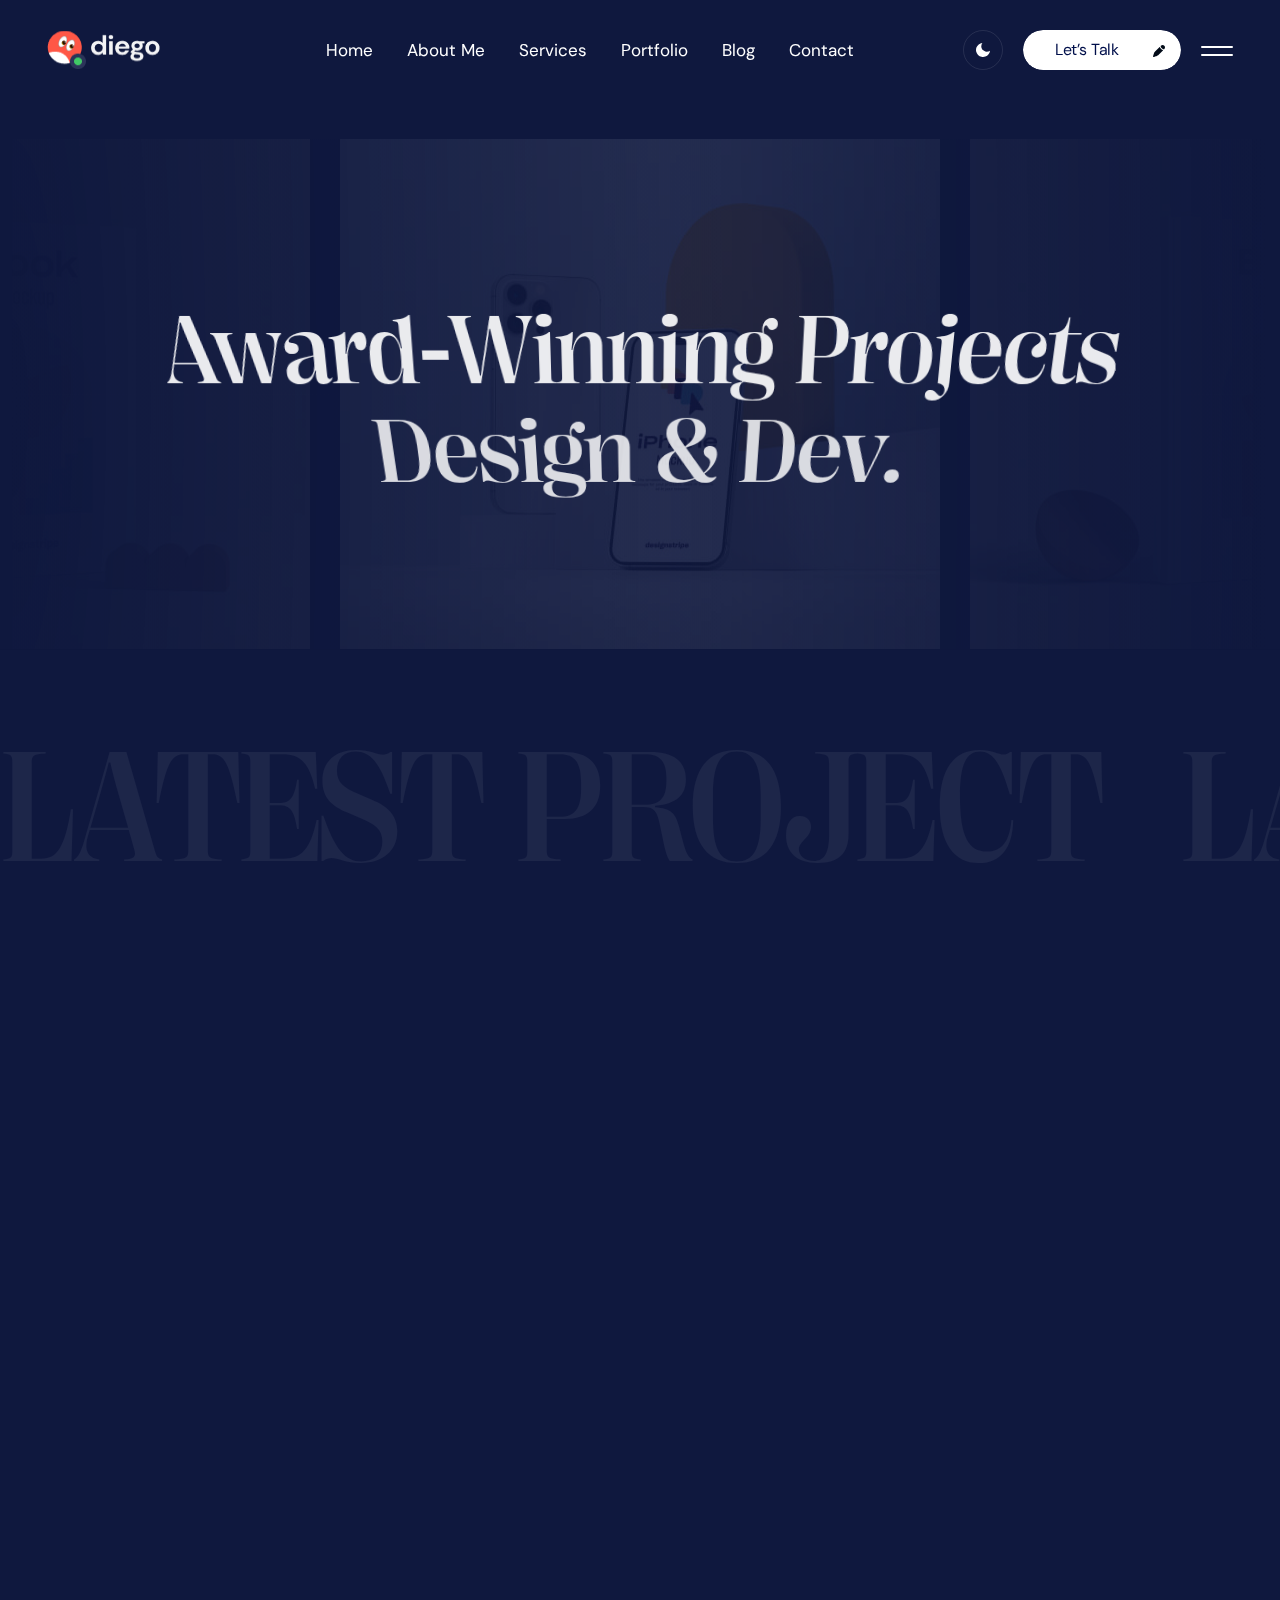
<file: portfolio.html>
<!doctype html>
<html class="no-js" lang="zxx">

<head>
   <meta charset="utf-8">
   <meta http-equiv="x-ua-compatible" content="ie=edge">
   <title>Vlad Tkachenko Personal Website</title>
   <meta name="description" content="">
   <meta name="viewport" content="width=device-width, initial-scale=1">

   <!-- Place favicon.ico in the root directory -->
   <link rel="shortcut icon" type="image/x-icon" href="assets/img/logo/favicon.png">

   <!-- CSS here -->
   <link rel="stylesheet" href="assets/css/bootstrap.css">
   <link rel="stylesheet" href="assets/css/animate.css">
   <link rel="stylesheet" href="assets/css/custom-animation.css">
   <link rel="stylesheet" href="assets/css/swiper-bundle.css">
   <link rel="stylesheet" href="assets/css/slick.css">
   <link rel="stylesheet" href="assets/css/nice-select.css">
   <link rel="stylesheet" href="assets/css/magnific-popup.css">
   <link rel="stylesheet" href="assets/css/hover-reveal.css">
   <link rel="stylesheet" href="assets/css/font-awesome-pro.css">
   <link rel="stylesheet" href="assets/css/spacing.css">
   <link rel="stylesheet" href="assets/css/main.css">
</head>

<body class="black-bg-3">
   <!--[if lte IE 9]>
      <p class="browserupgrade">You are using an <strong>outdated</strong> browser. Please <a href="https://browsehappy.com/">upgrade your browser</a> to improve your experience and security.</p>
      <![endif]-->



   <!-- pre loader area start -->
   <div id="loading">
      <div id="loading-center">
         <div id="loading-center-absolute">
            <!-- loading content here -->
            <div class="preloader__content text-center">
               <div class="preloader__top-text d-flex align-items-center justify-content-between">
                  <p class="preloader__loading text-start">Loading</p>
                  <h2 id="tp-loading-number" class="text-end"></h2>
               </div>
               <div id="tp-loading-bar" class="preloader__bar">
                  <div id="tp-loading-line" class="preloader__bar-inner"></div>
               </div>
            </div>
         </div>
      </div>  
   </div>
   <!-- pre loader area end -->

   <!-- back to top start -->
   <div class="back-to-top-wrapper">
      <button id="back_to_top" type="button" class="back-to-top-btn">
         <svg width="12" height="7" viewBox="0 0 12 7" fill="none" xmlns="http://www.w3.org/2000/svg">
            <path d="M11 6L6 1L1 6" stroke="currentColor" stroke-width="1.5" stroke-linecap="round"
               stroke-linejoin="round" />
         </svg>
      </button>
   </div>
   <!-- back to top end -->


   <!-- offcanvas area end -->
   <div class="tp-offcanvas-area">
      <div class="tp-offcanvas-bg is-left"></div>
      <div class="tp-offcanvas-bg is-right d-none d-md-block">
         <div class="tp-offcanvas-shape">
            <img class="tp-offcanvas-shape-1" src="assets/img/offcanvas/bg-shape-2.png" alt="">
         </div>
      </div>
      <div class="tp-offcanvas-wrapper-2">
         <div class="tp-offcanvas-left">
            <div class="tp-offcanvas-left-wrap d-flex justify-content-between align-items-center">
               <div class="tpoffcanvas__logo">
                  <img class="logo-white" src="assets/img/logo/logo.png" alt="">
                  <img class="logo-black" src="assets/img/logo/logo-black.png" alt="">
               </div>
               <div class="tp-offcanvas-close d-md-none text-end">
                  <button class="tp-offcanvas-close-btn tp-offcanvas-close-btn">
                     <span class="text">
                        <span>close</span>
                     </span>
   
                     <span class="d-inline-block">
                        <span>
                           <svg width="38" height="38" viewBox="0 0 38 38" fill="none"
                              xmlns="http://www.w3.org/2000/svg">
                              <path d="M9.80859 9.80762L28.1934 28.1924" stroke="currentColor" stroke-width="1.5"
                                 stroke-linecap="round" stroke-linejoin="round" />
                              <path d="M9.80859 28.1924L28.1934 9.80761" stroke="currentColor" stroke-width="1.5"
                                 stroke-linecap="round" stroke-linejoin="round" />
                           </svg>
                        </span>
                     </span>
                     
                  </button>
               </div>
            </div>
            <div class="tp-main-menu-mobile menu-hover-active counter-row">
               <nav></nav>
            </div>
         </div>
         <div class="tp-offcanvas-right d-none d-md-block">
            <div class="tp-offcanvas-close text-end">
               <button class="tp-offcanvas-close-btn tp-offcanvas-close-btn">
                  <span class="text">
                     <span>close</span>
                  </span>

                  <span class="d-inline-block">
                     <span>
                        <svg width="38" height="38" viewBox="0 0 38 38" fill="none"
                           xmlns="http://www.w3.org/2000/svg">
                           <path d="M9.80859 9.80762L28.1934 28.1924" stroke="currentColor" stroke-width="1.5"
                              stroke-linecap="round" stroke-linejoin="round" />
                           <path d="M9.80859 28.1924L28.1934 9.80761" stroke="currentColor" stroke-width="1.5"
                              stroke-linecap="round" stroke-linejoin="round" />
                        </svg>
                     </span>
                  </span>
                  
               </button>
            </div>
            <div class="tp-offcanvas-right-inner d-flex flex-column justify-content-between h-100">
               
               <div class="tpoffcanvas__right-info">
                  <div class="tpoffcanvas__tel">
                     <a href="tel:61404093954">+61404093 954</a>
                  </div>
                  <div class="tpoffcanvas__mail">
                     <a href="mailto:vlad@doitwise.co">
                        hello <span class="__cf_email__" data-cfemail="02616d6c7663617642666b67656d2c616d6f">vlad@doitwise.co</span></a>
                  </div>
                  <div class="tpoffcanvas__text">
                     <p>If in doubt. reach out.</p>
                  </div>
               </div>
               
               <div class="tpoffcanvas__social-link">
                  <ul>
                     <li><a href="#">Dribbble</a></li>
                     <li><a href="#">Instagram</a></li>
                     <li><a href="#">Linkedin</a></li>
                     <li><a href="#">Behance</a></li>
                  </ul>
               </div>
            </div>
         </div>
      </div>
   </div>
   <!-- offcanvas area start -->

   <header>
      <!-- header area start -->
      <div class="tp-header-4__area tp-header-transparent tp-header-4__mob-ptb tp-header-4__plr header">
         <div class="container-fluid">
            <div class="row align-items-center">
               <div class="col-xl-2 col-lg-6 col-md-6 col-6">
                  <div class="tp-header-3__logo">
                     <a class="logo-white" href="index.html"><img src="assets/img/logo/logo-2.png" alt=""></a>
                     <a class="logo-black" href="index.html"><img src="assets/img/logo/logo-black.png" alt=""></a>
                  </div>
               </div>
               <div class="col-xl-7 d-none d-xl-block">
                  <div class="tp-header-4__menu text-center">
                     <nav>
                        <ul>
                           <li class="has-dropdown">
                              <a href="index.html">Home</a>
                              <div class="tp-submenu submenu has-homemenu">
                                 <div class="row gx-6 row-cols-1 row-cols-md-2 row-cols-xl-3">
                                    <div class="col homemenu">
                                       <div class="homemenu-thumb mb-15">
                                          <a href="index.html"><img src="assets/img/menu/home-1.jpg" alt=""></a>
                                       </div>
                                       <div class="homemenu-content text-center">
                                          <h4 class="homemenu-title">
                                             <a href="index.html">Home 01</a>
                                          </h4>
                                       </div>
                                    </div>
                                    <div class="col homemenu">
                                       <div class="homemenu-thumb mb-15">
                                          <a href="index-2.html"><img src="assets/img/menu/home-2.jpg" alt=""></a>
                                       </div>
                                       <div class="homemenu-content text-center">
                                          <h4 class="homemenu-title">
                                             <a href="index-2.html">Home 02</a>
                                          </h4>
                                       </div>
                                    </div>
                                    <div class="col homemenu">
                                       <div class="homemenu-thumb mb-15">
                                          <a href="index.html"><img src="assets/img/menu/home-3.jpg" alt=""></a>
                                       </div>
                                       <div class="homemenu-content text-center">
                                          <h4 class="homemenu-title">
                                             <a href="index.html">Home 03</a>
                                          </h4>
                                       </div>
                                    </div>
                                 </div>
                              </div>
                           </li>
                           <li><a href="about-me.html">About Me</a></li>
                           <li><a href="service.html">Services</a>
                              <ul class="tp-submenu submenu">
                                 <li><a href="service.html">Service</a></li>
                                 <li><a href="service-details.html">Service Details</a></li>
                              </ul>
                           </li>
                           <li class="has-dropdown">
                              <a href="portfolio.html">Portfolio</a>
                              <ul class="tp-submenu submenu">
                                 <li><a href="portfolio.html">Porfolio</a></li>
                                 <li><a href="portfolio-details.html">Portfolio Details</a></li>
                              </ul>
                           </li>
                           <li class="has-dropdown">
                              <a href="blog.html">Blog</a>
                              <ul class="tp-submenu submenu">
                                 <li><a href="blog.html">Blog List</a></li>
                                 <li><a href="blog-sidebar.html">Blog Sidebar</a></li>
                                 <li><a href="blog-details.html">Blog Details</a></li>
                                 <li><a href="blog-details-2.html">Blog Details 02</a></li>
                              </ul>
                           </li>
                           <li><a href="contact.html">Contact</a></li>
                        </ul>
                     </nav>
                     <div class="offcanvas-menu-style d-none">
                        <nav class="tp-main-menu-content">
                           <ul>
                              <li class="has-dropdown">
                                 <a href="index.html">Home</a>
                                 <ul class="tp-submenu submenu">
                                    <li><a href="index.html">Freelancer</a></li>
                                    <li><a href="index-2.html">Interface Designer</a></li>
                                    <li><a href="index.html">Web Developer</a></li>
                                 </ul>
                              </li>
                              <li><a href="about-me.html">About Me</a></li>
                              <li><a href="service.html">Services</a>
                                 <ul class="tp-submenu submenu">
                                    <li><a href="service.html">Service</a></li>
                                    <li><a href="service-details.html">Service Details</a></li>
                                 </ul>
                              </li>
                              <li class="has-dropdown">
                                 <a href="portfolio.html">Portfolio</a>
                                 <ul class="tp-submenu submenu">
                                    <li><a href="portfolio.html">Porfolio</a></li>
                                    <li><a href="portfolio-details.html">Portfolio Details</a></li>
                                 </ul>
                              </li>
                              <li class="has-dropdown">
                                 <a href="blog.html">Blog</a>
                                 <ul class="tp-submenu submenu">
                                    <li><a href="blog.html">Blog List</a></li>
                                    <li><a href="blog-sidebar.html">Blog Sidebar</a></li>
                                    <li><a href="blog-details.html">Blog Details</a></li>
                                    <li><a href="blog-details-2.html">Blog Details 02</a></li>
                                 </ul>
                              </li>
                              <li><a href="contact.html">Contact</a></li>
                           </ul>
                        </nav>
                     </div>
                  </div>
               </div>
               <div class="col-xl-3 col-lg-6 col-md-6 col-6">
                  <div class="tp-header-3__right-action d-flex align-items-center justify-content-end">
                     <div class="tp-theme-toggle-single">
                        <label class="tp-theme-toggle-main themepure-theme-toggle">
                           <span class="dark">
                              <svg width="14" height="14" viewBox="0 0 14 14" fill="none"
                                 xmlns="http://www.w3.org/2000/svg">
                                 <path
                                    d="M14 7.63063C13.8774 8.95738 13.3795 10.2218 12.5645 11.2759C11.7495 12.33 10.6512 13.1301 9.39801 13.5828C8.14485 14.0354 6.78869 14.1218 5.48822 13.8319C4.18775 13.5419 2.99676 12.8875 2.05461 11.9454C1.11246 11.0032 0.458115 9.81225 0.168141 8.51178C-0.121832 7.21131 -0.0354396 5.85515 0.41721 4.60199C0.86986 3.34883 1.67005 2.2505 2.72413 1.43552C3.77822 0.620536 5.04262 0.122609 6.36937 0C5.5926 1.05088 5.21881 2.34566 5.31599 3.64884C5.41317 4.95202 5.97487 6.17704 6.89892 7.10109C7.82296 8.02513 9.04798 8.58683 10.3512 8.68401C11.6543 8.78119 12.9491 8.4074 14 7.63063Z"
                                    fill="white" />
                              </svg>
                           </span>
                           <input type="checkbox" class="themepure-theme-toggle-input">
                           <span class="light">
                              <svg width="21" height="20" viewBox="0 0 21 20" fill="none"
                                 xmlns="http://www.w3.org/2000/svg">
                                 <path
                                    d="M10.0581 14.2166C12.3522 14.2166 14.212 12.3569 14.212 10.0628C14.212 7.7687 12.3522 5.90897 10.0581 5.90897C7.76403 5.90897 5.9043 7.7687 5.9043 10.0628C5.9043 12.3569 7.76403 14.2166 10.0581 14.2166Z"
                                    fill="#FFC05A" />
                                 <path d="M10 1V2.63636" stroke="#FFC05A" stroke-width="2" stroke-linecap="round"
                                    stroke-linejoin="round" />
                                 <path d="M10 17.3637V19.0001" stroke="#FFC05A" stroke-width="2" stroke-linecap="round"
                                    stroke-linejoin="round" />
                                 <path d="M3.63477 3.63455L4.79658 4.79637" stroke="#FFC05A" stroke-width="2"
                                    stroke-linecap="round" stroke-linejoin="round" />
                                 <path d="M15.2031 15.2036L16.3649 16.3654" stroke="#FFC05A" stroke-width="2"
                                    stroke-linecap="round" stroke-linejoin="round" />
                                 <path d="M1 10.0001H2.63636" stroke="#FFC05A" stroke-width="2" stroke-linecap="round"
                                    stroke-linejoin="round" />
                                 <path d="M17.3652 10.0001H19.0016" stroke="#FFC05A" stroke-width="2"
                                    stroke-linecap="round" stroke-linejoin="round" />
                                 <path d="M3.63477 16.3654L4.79658 15.2036" stroke="#FFC05A" stroke-width="2"
                                    stroke-linecap="round" stroke-linejoin="round" />
                                 <path d="M15.2031 4.79637L16.3649 3.63455" stroke="#FFC05A" stroke-width="2"
                                    stroke-linecap="round" stroke-linejoin="round" />
                              </svg>
                           </span>
                        </label>
                     </div>
                     <div class="tp-header-3__btn d-none d-md-block">
                        <a class="tp-btn-white" href="contact.html">
                           Let’s Talk
                           <span>
                              <svg width="12" height="12" viewBox="0 0 12 12" fill="none"
                                 xmlns="http://www.w3.org/2000/svg">
                                 <path
                                    d="M4.9297 10.3651C5.12061 10.2162 5.29376 10.043 5.64006 9.69671L9.95722 5.37954C10.0616 5.27517 10.0138 5.0954 9.87438 5.04702C9.36479 4.87022 8.70189 4.53829 8.0818 3.9182C7.46171 3.29811 7.12978 2.63521 6.95299 2.12562C6.9046 1.98617 6.72483 1.9384 6.62046 2.04278L2.30329 6.35994L2.30328 6.35995C1.95699 6.70624 1.78385 6.87939 1.63494 7.0703C1.45928 7.29551 1.30868 7.53919 1.18581 7.79701C1.08164 8.01558 1.00421 8.24789 0.849336 8.71249L0.649225 9.31283L0.331026 10.2674L0.0326691 11.1625C-0.0435433 11.3911 0.0159628 11.6432 0.186379 11.8136C0.356795 11.984 0.608868 12.0435 0.837505 11.9673L1.73258 11.669L2.68717 11.3508L3.28751 11.1507C3.75211 10.9958 3.98442 10.9184 4.20299 10.8142C4.46082 10.6913 4.70449 10.5407 4.9297 10.3651Z"
                                    fill="currentcolor" />
                                 <path
                                    d="M11.3089 4.02783C12.2304 3.10641 12.2304 1.61249 11.3089 0.691067C10.3875 -0.230356 8.89359 -0.230356 7.97217 0.691067L7.83337 0.82986C7.69944 0.963792 7.63876 1.15087 7.67222 1.3373C7.69327 1.45458 7.73229 1.62603 7.80327 1.83063C7.94522 2.23979 8.21329 2.77689 8.7182 3.2818C9.22311 3.78671 9.76021 4.05478 10.1694 4.19673C10.374 4.26772 10.5454 4.30673 10.6627 4.32778C10.8491 4.36124 11.0362 4.30056 11.1701 4.16663L11.3089 4.02783Z"
                                    fill="currentcolor" />
                              </svg>
                           </span>
                        </a>
                     </div>
                     <div class="tp-header-3__bar">
                        <button class=" tp-menu-bar tp-offcanvas-open-btn">
                           <svg width="32" height="10" viewBox="0 0 32 10" fill="none" xmlns="http://www.w3.org/2000/svg">
                              <path d="M31 1H1" stroke="currentcolor" stroke-width="2" stroke-linecap="round" />
                              <path d="M31 9H1" stroke="currentcolor" stroke-width="2" stroke-linecap="round" />
                           </svg>
                        </button>
                     </div>
                  </div>
               </div>
            </div>
         </div>
      </div>
      <!-- header area end -->
   </header>

   <header>
      <!-- header area start -->
      <div class="tp-header-4__area tp-header-transparent tp-header-4__mob-ptb tp-header-4__plr tp-int-menu tp-header-sticky-cloned">
         <div class="container-fluid">
            <div class="row align-items-center">
               <div class="col-xl-2 col-lg-6 col-md-6 col-6">
                  <div class="tp-header-3__logo">
                     <a class="logo-white" href="index.html"><img src="assets/img/logo/logo-2.png" alt=""></a>
                     <a class="logo-black" href="index.html"><img src="assets/img/logo/logo-black.png" alt=""></a>
                  </div>
               </div>
               <div class="col-xl-7 d-none d-xl-block">
                  <div class="tp-header-4__menu text-center">
                     <nav>
                        <ul>
                           <li class="has-dropdown">
                              <a href="index.html">Home</a>
                              <div class="tp-submenu submenu has-homemenu">
                                 <div class="row gx-6 row-cols-1 row-cols-md-2 row-cols-xl-3">
                                    <div class="col homemenu">
                                       <div class="homemenu-thumb mb-15">
                                          <a href="index.html"><img src="assets/img/menu/home-1.jpg" alt=""></a>
                                       </div>
                                       <div class="homemenu-content text-center">
                                          <h4 class="homemenu-title">
                                             <a href="index.html">Home 01</a>
                                          </h4>
                                       </div>
                                    </div>
                                    <div class="col homemenu">
                                       <div class="homemenu-thumb mb-15">
                                          <a href="index-2.html"><img src="assets/img/menu/home-2.jpg" alt=""></a>
                                       </div>
                                       <div class="homemenu-content text-center">
                                          <h4 class="homemenu-title">
                                             <a href="index-2.html">Home 02</a>
                                          </h4>
                                       </div>
                                    </div>
                                    <div class="col homemenu">
                                       <div class="homemenu-thumb mb-15">
                                          <a href="index.html"><img src="assets/img/menu/home-3.jpg" alt=""></a>
                                       </div>
                                       <div class="homemenu-content text-center">
                                          <h4 class="homemenu-title">
                                             <a href="index.html">Home 03</a>
                                          </h4>
                                       </div>
                                    </div>
                                 </div>
                              </div>
                           </li>
                           <li><a href="about-me.html">About Me</a></li>
                           <li><a href="service.html">Services</a>
                              <ul class="tp-submenu submenu">
                                 <li><a href="service.html">Service</a></li>
                                 <li><a href="service-details.html">Service Details</a></li>
                              </ul>
                           </li>
                           <li class="has-dropdown">
                              <a href="portfolio.html">Portfolio</a>
                              <ul class="tp-submenu submenu">
                                 <li><a href="portfolio.html">Porfolio</a></li>
                                 <li><a href="portfolio-details.html">Portfolio Details</a></li>
                              </ul>
                           </li>
                           <li class="has-dropdown">
                              <a href="blog.html">Blog</a>
                              <ul class="tp-submenu submenu">
                                 <li><a href="blog.html">Blog List</a></li>
                                 <li><a href="blog-sidebar.html">Blog Sidebar</a></li>
                                 <li><a href="blog-details.html">Blog Details</a></li>
                                 <li><a href="blog-details-2.html">Blog Details 02</a></li>
                              </ul>
                           </li>
                           <li><a href="contact.html">Contact</a></li>
                        </ul>
                     </nav>
                     <div class="offcanvas-menu-style d-none">
                        <nav class="tp-main-menu-content">
                           <ul>
                              <li class="has-dropdown">
                                 <a href="index.html">Home</a>
                                 <ul class="tp-submenu submenu">
                                    <li><a href="index.html">Freelancer</a></li>
                                    <li><a href="index-2.html">Interface Designer</a></li>
                                    <li><a href="index.html">Web Developer</a></li>
                                 </ul>
                              </li>
                              <li><a href="about-me.html">About Me</a></li>
                              <li><a href="service.html">Services</a>
                                 <ul class="tp-submenu submenu">
                                    <li><a href="service.html">Service</a></li>
                                    <li><a href="service-details.html">Service Details</a></li>
                                 </ul>
                              </li>
                              <li class="has-dropdown">
                                 <a href="portfolio.html">Portfolio</a>
                                 <ul class="tp-submenu submenu">
                                    <li><a href="portfolio.html">Porfolio</a></li>
                                    <li><a href="portfolio-details.html">Portfolio Details</a></li>
                                 </ul>
                              </li>
                              <li class="has-dropdown">
                                 <a href="blog.html">Blog</a>
                                 <ul class="tp-submenu submenu">
                                    <li><a href="blog.html">Blog List</a></li>
                                    <li><a href="blog-sidebar.html">Blog Sidebar</a></li>
                                    <li><a href="blog-details.html">Blog Details</a></li>
                                    <li><a href="blog-details-2.html">Blog Details 02</a></li>
                                 </ul>
                              </li>
                              <li><a href="contact.html">Contact</a></li>
                           </ul>
                        </nav>
                     </div>
                  </div>
               </div>
               <div class="col-xl-3 col-lg-6 col-md-6 col-6">
                  <div class="tp-header-3__right-action d-flex align-items-center justify-content-end">
                     <div class="tp-theme-toggle-single">
                        <label class="tp-theme-toggle-main themepure-theme-toggle">
                           <span class="dark">
                              <svg width="14" height="14" viewBox="0 0 14 14" fill="none"
                                 xmlns="http://www.w3.org/2000/svg">
                                 <path
                                    d="M14 7.63063C13.8774 8.95738 13.3795 10.2218 12.5645 11.2759C11.7495 12.33 10.6512 13.1301 9.39801 13.5828C8.14485 14.0354 6.78869 14.1218 5.48822 13.8319C4.18775 13.5419 2.99676 12.8875 2.05461 11.9454C1.11246 11.0032 0.458115 9.81225 0.168141 8.51178C-0.121832 7.21131 -0.0354396 5.85515 0.41721 4.60199C0.86986 3.34883 1.67005 2.2505 2.72413 1.43552C3.77822 0.620536 5.04262 0.122609 6.36937 0C5.5926 1.05088 5.21881 2.34566 5.31599 3.64884C5.41317 4.95202 5.97487 6.17704 6.89892 7.10109C7.82296 8.02513 9.04798 8.58683 10.3512 8.68401C11.6543 8.78119 12.9491 8.4074 14 7.63063Z"
                                    fill="white" />
                              </svg>
                           </span>
                           <input type="checkbox" class="themepure-theme-toggle-input">
                           <span class="light">
                              <svg width="21" height="20" viewBox="0 0 21 20" fill="none"
                                 xmlns="http://www.w3.org/2000/svg">
                                 <path
                                    d="M10.0581 14.2166C12.3522 14.2166 14.212 12.3569 14.212 10.0628C14.212 7.7687 12.3522 5.90897 10.0581 5.90897C7.76403 5.90897 5.9043 7.7687 5.9043 10.0628C5.9043 12.3569 7.76403 14.2166 10.0581 14.2166Z"
                                    fill="#FFC05A" />
                                 <path d="M10 1V2.63636" stroke="#FFC05A" stroke-width="2" stroke-linecap="round"
                                    stroke-linejoin="round" />
                                 <path d="M10 17.3637V19.0001" stroke="#FFC05A" stroke-width="2" stroke-linecap="round"
                                    stroke-linejoin="round" />
                                 <path d="M3.63477 3.63455L4.79658 4.79637" stroke="#FFC05A" stroke-width="2"
                                    stroke-linecap="round" stroke-linejoin="round" />
                                 <path d="M15.2031 15.2036L16.3649 16.3654" stroke="#FFC05A" stroke-width="2"
                                    stroke-linecap="round" stroke-linejoin="round" />
                                 <path d="M1 10.0001H2.63636" stroke="#FFC05A" stroke-width="2" stroke-linecap="round"
                                    stroke-linejoin="round" />
                                 <path d="M17.3652 10.0001H19.0016" stroke="#FFC05A" stroke-width="2"
                                    stroke-linecap="round" stroke-linejoin="round" />
                                 <path d="M3.63477 16.3654L4.79658 15.2036" stroke="#FFC05A" stroke-width="2"
                                    stroke-linecap="round" stroke-linejoin="round" />
                                 <path d="M15.2031 4.79637L16.3649 3.63455" stroke="#FFC05A" stroke-width="2"
                                    stroke-linecap="round" stroke-linejoin="round" />
                              </svg>
                           </span>
                        </label>
                     </div>
                     <div class="tp-header-3__btn d-none d-md-block">
                        <a class="tp-btn-white" href="contact.html">
                           Let’s Talk
                           <span>
                              <svg width="12" height="12" viewBox="0 0 12 12" fill="none"
                                 xmlns="http://www.w3.org/2000/svg">
                                 <path
                                    d="M4.9297 10.3651C5.12061 10.2162 5.29376 10.043 5.64006 9.69671L9.95722 5.37954C10.0616 5.27517 10.0138 5.0954 9.87438 5.04702C9.36479 4.87022 8.70189 4.53829 8.0818 3.9182C7.46171 3.29811 7.12978 2.63521 6.95299 2.12562C6.9046 1.98617 6.72483 1.9384 6.62046 2.04278L2.30329 6.35994L2.30328 6.35995C1.95699 6.70624 1.78385 6.87939 1.63494 7.0703C1.45928 7.29551 1.30868 7.53919 1.18581 7.79701C1.08164 8.01558 1.00421 8.24789 0.849336 8.71249L0.649225 9.31283L0.331026 10.2674L0.0326691 11.1625C-0.0435433 11.3911 0.0159628 11.6432 0.186379 11.8136C0.356795 11.984 0.608868 12.0435 0.837505 11.9673L1.73258 11.669L2.68717 11.3508L3.28751 11.1507C3.75211 10.9958 3.98442 10.9184 4.20299 10.8142C4.46082 10.6913 4.70449 10.5407 4.9297 10.3651Z"
                                    fill="currentcolor" />
                                 <path
                                    d="M11.3089 4.02783C12.2304 3.10641 12.2304 1.61249 11.3089 0.691067C10.3875 -0.230356 8.89359 -0.230356 7.97217 0.691067L7.83337 0.82986C7.69944 0.963792 7.63876 1.15087 7.67222 1.3373C7.69327 1.45458 7.73229 1.62603 7.80327 1.83063C7.94522 2.23979 8.21329 2.77689 8.7182 3.2818C9.22311 3.78671 9.76021 4.05478 10.1694 4.19673C10.374 4.26772 10.5454 4.30673 10.6627 4.32778C10.8491 4.36124 11.0362 4.30056 11.1701 4.16663L11.3089 4.02783Z"
                                    fill="currentcolor" />
                              </svg>
                           </span>
                        </a>
                     </div>
                     <div class="tp-header-3__bar">
                        <button class=" tp-menu-bar tp-offcanvas-open-btn">
                           <svg width="32" height="10" viewBox="0 0 32 10" fill="none" xmlns="http://www.w3.org/2000/svg">
                              <path d="M31 1H1" stroke="currentcolor" stroke-width="2" stroke-linecap="round" />
                              <path d="M31 9H1" stroke="currentcolor" stroke-width="2" stroke-linecap="round" />
                           </svg>
                        </button>
                     </div>
                  </div>
               </div>
            </div>
         </div>
      </div>
      <!-- header area start -->
   </header>


   <div id="smooth-wrapper">
      <div id="smooth-content">

         <main>

            <!-- portfolio-slider area end -->
            <div class="porfolio-inner__slider-area porfolio-inner__ptb black-bg-3 p-relative fix">
               <div class="container-fluid">
                  <div class="row">
                     <div class="col-xl-12">
                        <div class="porfolio-inner__overlay">
                           <div class="porfolio-inner__text-1">
                              <h4 class="porfolio-inner__slider-title tp_title_anim">Award-Winning Projects <br> Design
                                 & Dev.</h4>
                           </div>
                           <div class="porfolio-inner__slider-active">
                              <div class="porfolio-inner__thumb">
                                 <img src="assets/img/portfolio/port-inner-1.jpg" alt="">
                              </div>
                              <div class="porfolio-inner__thumb">
                                 <img src="assets/img/portfolio/port-inner-2.jpg" alt="">
                              </div>
                              <div class="porfolio-inner__thumb">
                                 <img src="assets/img/portfolio/port-inner-3.jpg" alt="">
                              </div>
                              <div class="porfolio-inner__thumb">
                                 <img src="assets/img/portfolio/port-inner-2.jpg" alt="">
                              </div>
                           </div>
                        </div>
                     </div>
                  </div>
               </div>
            </div>
            <!-- portfolio-slider area start -->

            <!-- portfolio-inner area start -->
            <div class="porfolio-inner__thumb-wrapper tp-portfolio-effect portfolio-list-scroll-text-animation p-relative fix  black-bg-3 pt-80 pb-50"
               data-scrub="0.0001">
               <div class="portfolio-list-scroll-text pb-80 d-flex align-items-center">
                  <p>Latest Project</p>
                  <p>Latest Project</p>
               </div>
               <div class="container">
                  <div class="row grid gx-90">
                     <div class="col-xl-6 grid-item">

                        <div class="tp-portfolio-item-wrapper">
                           <!-- portfolio item -->
                           <div class="tp-portfolio-item mb-70">
                              <a href="portfolio-details.html">
                                 <div class="tp-portfolio-thumb img-1 w-img fix ">

                                    <div class="tp-portfolio-thumb-img include-bg d-none"
                                       data-background="assets/img/portfolio/port-inner-up-1.jpg"></div>

                                    <div class="tp-portfolio-thumb-img">
                                       <img data-speed="0.85" src="assets/img/portfolio/port-inner-up-1.jpg" alt="">
                                    </div>
                                 </div>
                                 <div class="tp-portfolio-content">
                                    <h3 class="tp-portfolio-title">Space Needle</h3>
                                    <div class="tp-portfolio-meta d-flex align-items-center">
                                       <span class="tp-portfolio-meta-count">02</span>
                                       <span class="tp-portfolio-meta-arrow">
                                          <svg width="42" height="13" viewBox="0 0 42 13" fill="none"
                                             xmlns="http://www.w3.org/2000/svg">
                                             <path d="M35.4889 1L41 6.33338L35.4889 11.6667" stroke="currentColor"
                                                stroke-width="1.5" stroke-linecap="round" stroke-linejoin="round" />
                                             <path d="M0.999998 6.33179H41" stroke="currentColor" stroke-width="1.5"
                                                stroke-linecap="round" stroke-linejoin="round" />
                                          </svg>
                                       </span>
                                       <div class="tp-portfolio-meta-hover">
                                          <span>Branding</span>
                                          <span class="tp-portfolio-meta-link">View Project</span>
                                       </div>
                                    </div>
                                 </div>
                              </a>
                           </div>

                           <!-- portfolio item -->
                           <div class="tp-portfolio-item mb-70">
                              <a href="portfolio-details.html">
                                 <div class="tp-portfolio-thumb img-4 w-img fix">
                                    <div class="tp-portfolio-thumb-img include-bg d-none"
                                       data-background="assets/img/portfolio/port-inner-up-4.jpg"></div>
                                    <div class="tp-portfolio-thumb-img">
                                       <img data-speed="0.85" src="assets/img/portfolio/port-inner-up-4.jpg" alt="">
                                    </div>
                                 </div>
                                 <div class="tp-portfolio-content">
                                    <h3 class="tp-portfolio-title">Crisis Cleanup</h3>
                                    <!-- meta -->
                                    <div class="tp-portfolio-meta d-flex align-items-center">
                                       <span class="tp-portfolio-meta-count">03</span>
                                       <span class="tp-portfolio-meta-arrow">
                                          <svg width="42" height="13" viewBox="0 0 42 13" fill="none"
                                             xmlns="http://www.w3.org/2000/svg">
                                             <path d="M35.4889 1L41 6.33338L35.4889 11.6667" stroke="currentColor"
                                                stroke-width="1.5" stroke-linecap="round" stroke-linejoin="round" />
                                             <path d="M0.999998 6.33179H41" stroke="currentColor" stroke-width="1.5"
                                                stroke-linecap="round" stroke-linejoin="round" />
                                          </svg>
                                       </span>
                                       <div class="tp-portfolio-meta-hover">
                                          <span>Branding</span>
                                          <span class="tp-portfolio-meta-link">View Project</span>
                                       </div>
                                    </div>
                                 </div>
                              </a>
                           </div>

                           <!-- portfolio item -->
                           <div class="tp-portfolio-item mb-70">
                              <a href="portfolio-details.html">
                                 <div class="tp-portfolio-thumb img-1 w-img fix ">

                                    <div class="tp-portfolio-thumb-img include-bg d-none"
                                       data-background="assets/img/portfolio/port-inner-up-5.jpg"></div>

                                    <div class="tp-portfolio-thumb-img">
                                       <img data-speed="0.85" src="assets/img/portfolio/port-inner-up-5.jpg" alt="">
                                    </div>
                                 </div>
                                 <div class="tp-portfolio-content">
                                    <h3 class="tp-portfolio-title">Space Needle</h3>
                                    <div class="tp-portfolio-meta d-flex align-items-center">
                                       <span class="tp-portfolio-meta-count">02</span>
                                       <span class="tp-portfolio-meta-arrow">
                                          <svg width="42" height="13" viewBox="0 0 42 13" fill="none"
                                             xmlns="http://www.w3.org/2000/svg">
                                             <path d="M35.4889 1L41 6.33338L35.4889 11.6667" stroke="currentColor"
                                                stroke-width="1.5" stroke-linecap="round" stroke-linejoin="round" />
                                             <path d="M0.999998 6.33179H41" stroke="currentColor" stroke-width="1.5"
                                                stroke-linecap="round" stroke-linejoin="round" />
                                          </svg>
                                       </span>
                                       <div class="tp-portfolio-meta-hover">
                                          <span>Branding</span>
                                          <span class="tp-portfolio-meta-link">View Project</span>
                                       </div>
                                    </div>
                                 </div>
                              </a>
                           </div>

                        </div>
                     </div>
                     <div class="col-xl-6 grid-item">

                        <div class="tp-portfolio-item-wrapper">
                           <!-- portfolio item -->
                           <div class="tp-portfolio-item mb-70">
                              <a href="portfolio-details.html">
                                 <div class="tp-portfolio-thumb img-4 w-img fix ">

                                    <div class="tp-portfolio-thumb-img include-bg d-none"
                                       data-background="assets/img/portfolio/port-inner-up-2.jpg"></div>

                                    <div class="tp-portfolio-thumb-img">
                                       <img data-speed="0.85" src="assets/img/portfolio/port-inner-up-2.jpg" alt="">
                                    </div>
                                 </div>
                                 <div class="tp-portfolio-content">
                                    <h3 class="tp-portfolio-title">Space Needle</h3>
                                    <div class="tp-portfolio-meta d-flex align-items-center">
                                       <span class="tp-portfolio-meta-count">02</span>
                                       <span class="tp-portfolio-meta-arrow">
                                          <svg width="42" height="13" viewBox="0 0 42 13" fill="none"
                                             xmlns="http://www.w3.org/2000/svg">
                                             <path d="M35.4889 1L41 6.33338L35.4889 11.6667" stroke="currentColor"
                                                stroke-width="1.5" stroke-linecap="round" stroke-linejoin="round" />
                                             <path d="M0.999998 6.33179H41" stroke="currentColor" stroke-width="1.5"
                                                stroke-linecap="round" stroke-linejoin="round" />
                                          </svg>
                                       </span>
                                       <div class="tp-portfolio-meta-hover">
                                          <span>Branding</span>
                                          <span class="tp-portfolio-meta-link">View Project</span>
                                       </div>
                                    </div>
                                 </div>
                              </a>
                           </div>

                           <!-- portfolio item -->
                           <div class="tp-portfolio-item mb-70">
                              <a href="portfolio-details.html">
                                 <div class="tp-portfolio-thumb img-1 w-img fix">
                                    <div class="tp-portfolio-thumb-img include-bg d-none"
                                       data-background="assets/img/portfolio/port-inner-up-3.jpg"></div>
                                    <div class="tp-portfolio-thumb-img">
                                       <img data-speed="0.85" src="assets/img/portfolio/port-inner-up-3.jpg" alt="">
                                    </div>
                                 </div>
                                 <div class="tp-portfolio-content">
                                    <h3 class="tp-portfolio-title">Crisis Cleanup</h3>
                                    <!-- meta -->
                                    <div class="tp-portfolio-meta d-flex align-items-center">
                                       <span class="tp-portfolio-meta-count">03</span>
                                       <span class="tp-portfolio-meta-arrow">
                                          <svg width="42" height="13" viewBox="0 0 42 13" fill="none"
                                             xmlns="http://www.w3.org/2000/svg">
                                             <path d="M35.4889 1L41 6.33338L35.4889 11.6667" stroke="currentColor"
                                                stroke-width="1.5" stroke-linecap="round" stroke-linejoin="round" />
                                             <path d="M0.999998 6.33179H41" stroke="currentColor" stroke-width="1.5"
                                                stroke-linecap="round" stroke-linejoin="round" />
                                          </svg>
                                       </span>
                                       <div class="tp-portfolio-meta-hover">
                                          <span>Branding</span>
                                          <span class="tp-portfolio-meta-link">View Project</span>
                                       </div>
                                    </div>
                                 </div>
                              </a>
                           </div>

                           <!-- portfolio item -->
                           <div class="tp-portfolio-item mb-70">
                              <a href="portfolio-details.html">
                                 <div class="tp-portfolio-thumb img-4 w-img fix ">

                                    <div class="tp-portfolio-thumb-img include-bg d-none"
                                       data-background="assets/img/portfolio/portfolio-2.jpg"></div>

                                    <div class="tp-portfolio-thumb-img">
                                       <img data-speed="0.85" src="assets/img/portfolio/portfolio-2.jpg" alt="">
                                    </div>
                                 </div>
                                 <div class="tp-portfolio-content">
                                    <h3 class="tp-portfolio-title">Space Needle</h3>
                                    <div class="tp-portfolio-meta d-flex align-items-center">
                                       <span class="tp-portfolio-meta-count">02</span>
                                       <span class="tp-portfolio-meta-arrow">
                                          <svg width="42" height="13" viewBox="0 0 42 13" fill="none"
                                             xmlns="http://www.w3.org/2000/svg">
                                             <path d="M35.4889 1L41 6.33338L35.4889 11.6667" stroke="currentColor"
                                                stroke-width="1.5" stroke-linecap="round" stroke-linejoin="round" />
                                             <path d="M0.999998 6.33179H41" stroke="currentColor" stroke-width="1.5"
                                                stroke-linecap="round" stroke-linejoin="round" />
                                          </svg>
                                       </span>
                                       <div class="tp-portfolio-meta-hover">
                                          <span>Branding</span>
                                          <span class="tp-portfolio-meta-link">View Project</span>
                                       </div>
                                    </div>
                                 </div>
                              </a>
                           </div>

                        </div>
                     </div>
                     <div class="col-xl-6 grid-item d-none">
                        <div class="tp-portfolio-effect-item" data-scrub=".5">
                           <div class="tp-portfolio-effect-item-parallax">
                              <div class="porfolio-inner__item mb-85">
                                 <div class="porfolio-inner__img mb-30">
                                    <a href="portfolio-details.html">
                                       <img src="assets/img/portfolio/port-inner-7.jpg" alt="">
                                    </a>
                                 </div>
                                 <div class="porfolio-inner__content">
                                    <h4 class="porfolio-inner__title-sm"><a href="portfolio-details.html">Tough Built</a></h4>
                                    <span>04<i></i>Branding</span>
                                 </div>
                              </div>
                           </div>
                        </div>
                     </div>
                     <!-- this item has no effect -->
                     <div class="col-xl-6 grid-item d-none">
                        <div class="tp-portfolio-effect-items">
                           <div class="tp-portfolio-effect-item-parallaxs">
                              <div class="porfolio-inner__item mb-85">
                                 <div class="porfolio-inner__img mb-30">
                                    <a href="portfolio-details.html">
                                       <img src="assets/img/portfolio/port-inner-5.jpg" alt="">
                                    </a>
                                 </div>
                                 <div class="porfolio-inner__content">
                                    <h4 class="porfolio-inner__title-sm"><a href="portfolio-details.html">Crisis Cleanup</a></h4>
                                    <span>03<i></i>Branding</span>
                                 </div>
                              </div>
                           </div>
                        </div>
                     </div>
                     <div class="col-xl-6 grid-item d-none">
                        <div class="tp-portfolio-effect-item" data-scrub=".5">
                           <div class="tp-portfolio-effect-item-parallax">
                              <div class="porfolio-inner__item mb-85">
                                 <div class="porfolio-inner__img mb-30">
                                    <a href="portfolio-details.html">
                                       <img src="assets/img/portfolio/port-inner-8.jpg" alt="">
                                    </a>
                                 </div>
                                 <div class="porfolio-inner__content">
                                    <h4 class="porfolio-inner__title-sm"><a href="portfolio-details.html">iphone Mockup</a></h4>
                                    <span>01<i></i>Branding</span>
                                 </div>
                              </div>
                           </div>
                        </div>
                     </div>
                     <div class="col-xl-6 grid-item d-none">
                        <div class="tp-portfolio-effect-item" data-scrub=".75">
                           <div class="tp-portfolio-effect-item-parallax">
                              <div class="porfolio-inner__item mb-85">
                                 <div class="porfolio-inner__img mb-30">
                                    <a href="portfolio-details.html">
                                       <img src="assets/img/portfolio/port-inner-6.jpg" alt="">
                                    </a>
                                 </div>
                                 <div class="porfolio-inner__content">
                                    <h4 class="porfolio-inner__title-sm"><a href="portfolio-details.html">Space Needle</a></h4>
                                    <span>02<i></i>Branding</span>
                                 </div>
                              </div>
                           </div>
                        </div>
                     </div>
                     <!-- this item has no effect -->
                     <div class="col-xl-6 grid-item d-none">
                        <div class="tp-portfolio-effect-items">
                           <div class="tp-portfolio-effect-item-parallaxs">
                              <div class="porfolio-inner__item mb-85">
                                 <div class="porfolio-inner__img mb-30">
                                    <a href="portfolio-details.html">
                                       <img data-speed="auto" src="assets/img/portfolio/port-inner-9.jpg" alt="">
                                    </a>
                                 </div>
                                 <div class="porfolio-inner__content">
                                    <h4 class="porfolio-inner__title-sm"><a href="portfolio-details.html">Peper Mockup</a></h4>
                                    <span>02<i></i>Branding</span>
                                 </div>
                              </div>
                           </div>
                        </div>
                     </div>
                  </div>
               </div>
            </div>
            <!-- portfolio-inner area end -->

            <!-- brand area start -->
            <div class="ab-brand__area black-bg-3 pb-100 ab-brand__plr">
               <div class="container-fluid">
                  <div class="row gx-20 row-cols-xl-6 row-cols-lg-4 row-cols-md-3">
                     <div class="col-xl mb-20">
                        <div class="ab-brand__item">
                           <a href="#">
                              <span>
                                 <svg width="140" height="29" viewBox="0 0 140 29" fill="none"
                                    xmlns="http://www.w3.org/2000/svg">
                                    <path
                                       d="M56.2282 23.3651C55.8407 23.033 55.6184 22.6849 55.5979 22.3193L56.2282 23.3651ZM56.2282 23.3651L56.2302 23.3667C56.6514 23.7115 57.245 23.8759 57.9951 23.8759H59.6367H59.7464V23.7662V23.5509V23.4413H59.6367H58.8123L58.5261 23.3892L58.521 23.3882L58.5154 23.3879C58.3448 23.3735 58.155 23.258 57.9486 23.001C57.7702 22.7393 57.6741 22.3619 57.6741 21.8553V13.4316C57.6741 12.5333 57.4445 11.7895 56.9771 11.2096L56.9757 11.2078C56.6697 10.8444 56.1898 10.5757 55.5509 10.393C54.9262 10.1912 54.1155 10.0922 53.1238 10.0922C52.1092 10.0922 51.179 10.4433 50.3361 11.1396C49.6621 11.6819 49.1552 12.263 48.8198 12.8836V10.3097V10.1999H48.7098H46.826H46.7163V10.3097V23.7662V23.8759H46.826H48.7098H48.8198V23.7662V14.2121C48.8198 13.54 49.2503 12.7597 50.1593 11.8683L50.1603 11.8675C51.0576 10.9701 52.062 10.527 53.1775 10.527C53.7215 10.527 54.1698 10.6147 54.5273 10.7844C55.2059 11.1499 55.5709 11.9998 55.5709 13.4047V21.8553V21.8586V21.8618L55.5979 22.3189L56.2282 23.3651ZM45.0197 6.15979L45.121 6.19866L45.161 6.09811L45.2688 5.829L45.3121 5.72088L45.2017 5.68411C43.3612 5.07063 41.5464 4.76343 39.7573 4.76343C37.9838 4.76343 36.6337 5.17938 35.7263 6.03074C34.8225 6.86101 34.3725 7.95001 34.3725 9.28695C34.3725 10.9738 35.0722 12.2823 36.4666 13.1999C37.082 13.6161 37.7598 13.9956 38.4999 14.3385L38.5022 14.3395C39.238 14.6626 39.965 14.9768 40.6832 15.2819L40.6843 15.2823C41.4155 15.5856 42.0839 15.9154 42.6889 16.2713C44.0234 17.0615 44.6804 18.149 44.6804 19.5407C44.6804 20.8158 44.1767 21.7759 43.1691 22.4362C42.1676 23.0864 40.9512 23.4142 39.5151 23.4142C38.5396 23.4142 37.5818 23.2726 36.6415 22.9887C35.7178 22.6866 34.968 22.3063 34.3888 21.8498L34.2927 21.7742L34.2276 21.8781L34.0931 22.0933L34.0381 22.1816L34.1231 22.2415C35.7054 23.3507 37.6124 23.9029 39.8381 23.9029C41.03 23.9029 42.0732 23.7675 42.9652 23.4943L42.9665 23.494C43.8857 23.2 44.6661 22.6481 45.3065 21.8429C45.9515 21.0323 46.2725 20.0565 46.2725 18.9219C46.2725 17.7806 46.0824 16.8376 45.6949 16.0992C45.3108 15.3495 44.8058 14.7606 44.1787 14.3364C43.5627 13.9198 42.8842 13.5488 42.1428 13.2234C41.4051 12.8995 40.667 12.6115 39.9288 12.3594C39.2152 12.0917 38.5559 11.8065 37.9503 11.5038C36.6157 10.8011 35.9646 9.82095 35.9646 8.56028C35.9646 7.51563 36.3543 6.70581 37.1322 6.11802C37.9139 5.52726 39.0088 5.22513 40.4303 5.22513C41.8674 5.22513 43.3973 5.5357 45.0197 6.15979ZM60.3214 11.9814L60.3211 11.9819C59.0754 13.246 58.4594 15.0173 58.4594 17.2802C58.4594 19.5411 59.0565 21.2358 60.2716 22.3405C61.4795 23.4383 63.0413 23.9837 64.9476 23.9837C66.8754 23.9837 68.4655 23.355 69.7083 22.0943C70.9722 20.8304 71.5975 19.0589 71.5975 16.7957C71.5975 14.5348 71.0003 12.8401 69.7851 11.7355C68.5768 10.6373 67.0059 10.0922 65.082 10.0922C63.1716 10.0922 61.5817 10.7211 60.3214 11.9814ZM61.8328 12.313L61.8334 12.3124C62.7125 11.1169 63.8113 10.527 65.1358 10.527C66.4671 10.527 67.5294 11.0329 68.3333 12.0465C69.1362 13.0587 69.5474 14.635 69.5474 16.7957C69.5474 18.9347 69.1017 20.5953 68.2236 21.7899C67.3449 22.9675 66.2457 23.549 64.9206 23.549C63.5896 23.549 62.5269 23.043 61.723 22.0295C60.9201 21.017 60.5089 19.4496 60.5089 17.3071C60.5089 15.1495 60.9549 13.4894 61.8328 12.313ZM89.9338 10.3935L89.8542 10.4737L89.9369 10.5512C90.1953 10.7935 90.3327 11.1551 90.3327 11.6553C90.3327 12.1603 90.2281 12.5893 90.0236 12.9465L90.022 12.9506L90.0197 12.955L86.2286 21.1654L82.2025 10.2716L82.176 10.1999H82.0995H80.2157H80.058L80.1126 10.3474L81.0924 13.0231L77.3466 21.1651L73.3213 10.2716L73.294 10.1999H73.2175H71.3336H71.1759L71.2314 10.3479L76.2372 23.8046L76.2638 23.8759H76.3395H76.6088H76.6799L76.7088 23.8118L81.3352 13.6383L85.1184 23.8046L85.145 23.8759H85.2215H85.4901H85.5611L85.59 23.8118L90.4889 13.0464L90.4897 13.0442C90.7098 12.5299 90.8214 12.0218 90.8214 11.5208C90.8214 11.3866 90.8027 11.2451 90.766 11.0967C90.7434 10.9315 90.6622 10.7564 90.5341 10.5728C90.4795 10.4819 90.428 10.406 90.3788 10.347C90.3304 10.289 90.2781 10.2395 90.2219 10.2115L90.1516 10.1761L90.0954 10.232L89.9338 10.3935Z"
                                       fill="currentcolor" stroke="currentcolor" stroke-opacity="0.9"
                                       stroke-width="0.281209" />
                                    <path
                                       d="M94.9895 5.12153C95.4946 4.34731 96.3143 3.74758 97.451 3.69449L97.2137 22.0426V22.0438C97.2137 22.2099 97.2652 22.3883 97.3597 22.5775C97.8015 23.4614 98.8555 23.8759 100.445 23.8759H101.28H101.39V23.7662V23.5509V23.4413H101.28H100.455L100.169 23.3892L100.164 23.3882L100.158 23.3879C99.9875 23.3735 99.7978 23.2579 99.5917 23.001C99.4129 22.7393 99.3169 22.3619 99.3169 21.8553V3.60822V3.50025L99.2091 3.49846L97.5642 3.47152L97.4541 3.46973V3.47301C95.6125 3.50619 94.2501 3.93924 93.3945 4.79512C92.5201 5.65123 92.097 7.07827 92.097 9.0447V10.1999H91.6418H91.5317V10.3096V10.7444V10.8543H91.6418H92.097V23.7662V23.8759H92.207H94.0909H94.2002V23.7662V10.8543H96.2167H96.326V10.7444V10.3096V10.1999H96.2167H94.2002V9.0447C94.2002 7.20178 94.4695 5.90176 94.9895 5.12247V5.12153ZM109.321 17.1875C108.954 17.1581 108.551 17.1435 108.112 17.1435C107.624 17.1435 107.092 17.1705 106.516 17.2246C105.355 17.2966 104.395 17.4318 103.636 17.6315C102.88 17.8309 102.315 18.0971 101.954 18.4385C101.607 18.7669 101.384 19.08 101.305 19.378C101.23 19.6547 101.193 19.9155 101.193 20.1601C101.193 20.3811 101.212 20.6022 101.248 20.8229C101.404 21.8651 101.811 22.6602 102.479 23.1928C103.146 23.7245 104.06 23.9837 105.205 23.9837C106.189 23.9837 107.046 23.7809 107.769 23.3706C108.387 23.0202 108.904 22.5214 109.321 21.8768V22.0438C109.321 22.3792 109.557 22.7474 109.972 23.1443C110.454 23.6438 111.328 23.8759 112.553 23.8759H113.387H113.497V23.7662V23.5509V23.4413H113.387H112.562L112.276 23.3892L112.271 23.3882L112.266 23.3879C112.095 23.3735 111.906 23.2579 111.699 23.001C111.52 22.7393 111.424 22.3619 111.424 21.8553V12.8395C111.424 12.2328 111.177 11.6605 110.697 11.1247C110.382 10.7715 109.907 10.5143 109.285 10.345C108.662 10.1756 107.884 10.0922 106.954 10.0922C105.287 10.0922 103.647 10.4639 102.038 11.2058L101.928 11.2559L101.988 11.3599L102.095 11.5482L102.15 11.6432L102.245 11.5894C102.645 11.3632 103.28 11.1328 104.157 10.9002L104.158 10.8998C105.05 10.6503 105.819 10.527 106.47 10.527C107.125 10.527 107.648 10.6159 108.041 10.7871V10.7871L108.045 10.7886C108.448 10.9463 108.712 11.1331 108.856 11.341C109.012 11.5668 109.133 11.8005 109.22 12.0421L109.222 12.0467L109.223 12.0512C109.326 12.2732 109.352 12.4441 109.324 12.5721C109.305 12.6461 109.294 12.712 109.294 12.7654C109.294 12.7923 109.297 12.8227 109.307 12.8518C109.311 12.8611 109.315 12.8709 109.321 12.8806V17.1875ZM103.35 20.7966V20.7949C103.332 20.6181 103.323 20.4605 103.323 20.3215C103.323 19.5512 103.525 18.9615 103.914 18.5387C104.103 18.3331 104.409 18.1525 104.844 18.003C105.278 17.8539 105.833 17.7386 106.509 17.6584C106.99 17.605 107.47 17.5784 107.951 17.5784C108.415 17.5784 108.872 17.5937 109.321 17.6246V20.7741C109.269 21.3402 108.883 21.9514 108.121 22.6065C107.387 23.2361 106.559 23.549 105.636 23.549C104.945 23.549 104.42 23.3214 104.045 22.8747C103.666 22.4238 103.43 21.7361 103.35 20.7966ZM115.785 3.58129V3.47152H115.675H113.791H113.682V3.58129V23.7662V23.8759H113.791H115.675H115.785V23.7662V17.3213L116.391 16.6253L121.29 23.828L121.322 23.8759H121.381H123.265H123.472L123.355 23.7047L117.617 15.2705L121.948 10.3824L122.109 10.1999H121.865H121.596H121.547L121.514 10.2368L115.785 16.695V3.58129ZM133.821 22.808L133.779 22.711L133.681 22.7487C132.296 23.2814 130.713 23.549 128.93 23.549C127.691 23.549 126.692 23.0457 125.922 22.0318C125.172 21.0192 124.787 19.4156 124.787 17.1994C124.787 16.7178 124.811 16.252 124.857 15.802H134.366H134.476V15.6923V15.6917V15.6913V15.6907V15.6902V15.6896V15.6891V15.6886V15.6881V15.6876V15.687V15.6865V15.6859V15.6855V15.6849V15.6844V15.6839V15.6834V15.6828V15.6823V15.6817V15.6813V15.6807V15.6802V15.6797V15.6792V15.6786V15.6781V15.6776V15.677V15.6765V15.676V15.6755V15.6749V15.6744V15.6738V15.6734V15.6728V15.6723V15.6718V15.6713V15.6707V15.6702V15.6697V15.6692V15.6686V15.6681V15.6676V15.6671V15.6665V15.666V15.6655V15.6649V15.6645V15.6639V15.6634V15.6628V15.6623V15.6618V15.6613V15.6607V15.6602V15.6597V15.6592V15.6586V15.6582V15.6576V15.6571V15.6565V15.656V15.6555V15.655V15.6545V15.6539V15.6534V15.6528V15.6523V15.6518V15.6513V15.6507V15.6503V15.6497V15.6492V15.6486V15.6482V15.6476V15.6471V15.6466V15.6461V15.6455V15.645V15.6444V15.6439V15.6434V15.6429V15.6423V15.6418V15.6413V15.6407V15.6403V15.6397V15.6392V15.6386V15.6382V15.6376V15.6371V15.6366V15.6361V15.6355V15.635V15.6344V15.634V15.6334V15.6329V15.6324V15.6318V15.6313V15.6308V15.6303V15.6297V15.6292V15.6287V15.6282V15.6276V15.6271V15.6266V15.6261V15.6255V15.6251V15.6245V15.624V15.6234V15.6229V15.6224V15.6219V15.6213V15.6208V15.6203V15.6197V15.6192V15.6187V15.6182V15.6176V15.6171V15.6165V15.6161V15.6155V15.615V15.6145V15.614V15.6134V15.6129V15.6124V15.6119V15.6113V15.6108V15.6103V15.6098V15.6092V15.6087V15.6082V15.6076V15.6072V15.6066V15.6061V15.6055V15.605V15.6045V15.604V15.6034V15.603V15.6024V15.6019V15.6013V15.6009V15.6003V15.5998V15.5993V15.5987V15.5982V15.5977V15.5972V15.5966V15.5961V15.5956V15.595V15.5945V15.594V15.5934V15.593V15.5924V15.5919V15.5913V15.5909V15.5903V15.5898V15.5893V15.5888V15.5882V15.5877V15.5871V15.5866V15.5861V15.5855V15.5851V15.5845V15.584V15.5834V15.583V15.5824V15.5819V15.5814V15.5809V15.5803V15.5798V15.5793V15.5788V15.5782V15.5777V15.5771V15.5767V15.5761V15.5756V15.5751V15.5745V15.574V15.5734V15.573V15.5724V15.5719V15.5714V15.5709V15.5703V15.5698V15.5693V15.5688V15.5682V15.5678V15.5672V15.5667V15.5661V15.5656V15.5651V15.5646V15.564V15.5635V15.563V15.5624V15.5619V15.5614V15.5609V15.5603V15.5599V15.5593V15.5588V15.5582V15.5577V15.5572V15.5567V15.5561V15.5556V15.5551V15.5546V15.554V15.5535V15.553V15.5525V15.552V15.5514V15.5509V15.5503V15.5499V15.5493V15.5488V15.5482V15.5477V15.5472V15.5467V15.5461V15.5457V15.5451V15.5446V15.544V15.5435V15.543V15.5425V15.542V15.5414V15.5409V15.5403V15.5399V15.5393V15.5388V15.5383V15.5378V15.5372V15.5367V15.5361V15.5357V15.5351V15.5346V15.5341V15.5336V15.533V15.5325V15.532V15.5314V15.5309V15.5304V15.5299V15.5293V15.5288V15.5282V15.5278V15.5272V15.5267V15.5261V15.5257V15.5251V15.5246V15.5241V15.5236V15.523V15.5225V15.522V15.5215V15.5209V15.5204V15.5199V15.5193V15.5188V15.5183V15.5178V15.5172V15.5167V15.5162V15.5157V15.5151V15.5146V15.5141V15.5136V15.513V15.5126V15.512V15.5115V15.5109V15.5104V15.5099V15.5094V15.5088V15.5083V15.5078V15.5072V15.5067V15.5062V15.5057V15.5051V15.5046V15.5041V15.5036V15.503V15.5026V15.502V15.5015V15.5009V15.5005V15.4999V15.4994V15.4988V15.4983V15.4978V15.4973V15.4967V15.4962V15.4957V15.4951V15.4947V15.4941V15.4936V15.493V15.4926V15.492V15.4915V15.491V15.4905V15.4899V15.4894V15.4888V15.4884V15.4878V15.4873V15.4868V15.4862V15.4857V15.4852V15.4847V15.4841V15.4836V15.4831V15.4826V15.482V15.4815V15.481V15.4805V15.4799V15.4794V15.4788V15.4784V15.4778V15.4773V15.4768V15.4763V15.4757V15.4752V15.4747V15.4741V15.4736V15.4731V15.4726V15.472V15.4715V15.4709V15.4705V15.4699V15.4694V15.4689V15.4684V15.4678V15.4673V15.4668V15.4663V15.4657V15.4652V15.4647V15.4642V15.4636V15.4631V15.4626V15.462V15.4616V15.4609V15.4605V15.4599V15.4594V15.4589V15.4584V15.4578V15.4573V15.4568V15.4563V15.4557V15.4553V15.4547V15.4542V15.4536V15.4531V15.4526V15.4521V15.4516V15.451V15.4505V15.4499V15.4494V15.4489V15.4484V15.4478V15.4474V15.4468V15.4463V15.4457V15.4453V15.4447V15.4442V15.4437V15.4431V15.4426V15.4421V15.4415V15.441V15.4405V15.44V15.4395V15.4389V15.4384V15.4378V15.4374V15.4368V15.4363V15.4357V15.4353V15.4347V15.4342V15.4337V15.4332V15.4326V15.4321V15.4315V15.4311V15.4305V15.43V15.4295V15.4289V15.4284V15.4278V15.4274V15.4268V15.4263V15.4258V15.4253V15.4247V15.4242V15.4237V15.4232C134.476 13.6788 133.967 12.3439 132.931 11.4381C131.904 10.5396 130.64 10.0922 129.145 10.0922C127.287 10.0922 125.751 10.7219 124.544 11.9831C123.335 13.2473 122.737 15.0181 122.737 17.2802C122.737 19.5398 123.307 21.2338 124.467 22.3385C125.621 23.4377 127.112 23.9837 128.93 23.9837C130.753 23.9837 132.39 23.704 133.841 23.142L133.946 23.101L133.902 22.9965L133.821 22.808ZM131.454 11.723C132.064 12.5032 132.394 13.7117 132.425 15.3672H124.911C125.134 13.8629 125.624 12.6888 126.374 11.8359C127.164 10.9577 128.051 10.527 129.037 10.527C130.025 10.527 130.828 10.9234 131.454 11.723Z"
                                       fill="currentcolor" stroke="currentcolor" stroke-opacity="0.9"
                                       stroke-width="0.281209" />
                                    <path
                                       d="M136.85 3.29907V4.01005H136.042V6.17329H135.275V4.01005H134.466V3.29907H136.85Z"
                                       fill="currentcolor" />
                                    <path
                                       d="M140 3.25586V6.18614H139.232V4.76409L138.67 5.43206H138.441L137.879 4.76409V6.18614H137.111V3.25586H137.382L138.556 4.50552L139.729 3.25586H140Z"
                                       fill="currentcolor" />
                                    <path fill-rule="evenodd" clip-rule="evenodd"
                                       d="M13.1801 19.0847L13.1684 28.3256L15.1218 28.3281L15.1336 19.0441L18.6972 27.6171L20.501 26.8673L16.9619 18.3531L23.4732 24.8812L24.8563 23.5014L18.3171 16.9455L26.8697 20.495L27.6182 18.6906L19.0647 15.1407H28.3257V13.1873H19.087L27.6264 9.66052L26.8804 7.855L18.3777 11.3667L24.9159 4.89529L23.5419 3.50682L16.9224 10.0585L20.4896 1.45514L18.6849 0.707001L15.146 9.24238L15.1577 0.00241973L13.2043 0L13.1925 9.28493L9.62852 0.711139L7.82471 1.461L11.3635 9.97429L4.85259 3.44679L3.4695 4.82644L10.009 11.3825L1.45624 7.83299L0.707469 9.63726L9.26143 13.1873H0V15.1407H9.23942L0.699818 18.6677L1.44546 20.4731L9.9479 16.9617L3.40986 23.433L4.78404 24.8213L11.4031 18.27L7.83627 26.8727L9.64077 27.621L13.1801 19.0847Z"
                                       fill="currentcolor" />
                                 </svg>
                              </span>
                           </a>
                        </div>
                     </div>
                     <div class="col-xl mb-20">
                        <div class="ab-brand__item">
                           <a href="#">
                              <span>
                                 <svg width="140" height="29" viewBox="0 0 140 29" fill="none"
                                    xmlns="http://www.w3.org/2000/svg">
                                    <path
                                       d="M56.2282 23.3651C55.8407 23.033 55.6184 22.6849 55.5979 22.3193L56.2282 23.3651ZM56.2282 23.3651L56.2302 23.3667C56.6514 23.7115 57.245 23.8759 57.9951 23.8759H59.6367H59.7464V23.7662V23.5509V23.4413H59.6367H58.8123L58.5261 23.3892L58.521 23.3882L58.5154 23.3879C58.3448 23.3735 58.155 23.258 57.9486 23.001C57.7702 22.7393 57.6741 22.3619 57.6741 21.8553V13.4316C57.6741 12.5333 57.4445 11.7895 56.9771 11.2096L56.9757 11.2078C56.6697 10.8444 56.1898 10.5757 55.5509 10.393C54.9262 10.1912 54.1155 10.0922 53.1238 10.0922C52.1092 10.0922 51.179 10.4433 50.3361 11.1396C49.6621 11.6819 49.1552 12.263 48.8198 12.8836V10.3097V10.1999H48.7098H46.826H46.7163V10.3097V23.7662V23.8759H46.826H48.7098H48.8198V23.7662V14.2121C48.8198 13.54 49.2503 12.7597 50.1593 11.8683L50.1603 11.8675C51.0576 10.9701 52.062 10.527 53.1775 10.527C53.7215 10.527 54.1698 10.6147 54.5273 10.7844C55.2059 11.1499 55.5709 11.9998 55.5709 13.4047V21.8553V21.8586V21.8618L55.5979 22.3189L56.2282 23.3651ZM45.0197 6.15979L45.121 6.19866L45.161 6.09811L45.2688 5.829L45.3121 5.72088L45.2017 5.68411C43.3612 5.07063 41.5464 4.76343 39.7573 4.76343C37.9838 4.76343 36.6337 5.17938 35.7263 6.03074C34.8225 6.86101 34.3725 7.95001 34.3725 9.28695C34.3725 10.9738 35.0722 12.2823 36.4666 13.1999C37.082 13.6161 37.7598 13.9956 38.4999 14.3385L38.5022 14.3395C39.238 14.6626 39.965 14.9768 40.6832 15.2819L40.6843 15.2823C41.4155 15.5856 42.0839 15.9154 42.6889 16.2713C44.0234 17.0615 44.6804 18.149 44.6804 19.5407C44.6804 20.8158 44.1767 21.7759 43.1691 22.4362C42.1676 23.0864 40.9512 23.4142 39.5151 23.4142C38.5396 23.4142 37.5818 23.2726 36.6415 22.9887C35.7178 22.6866 34.968 22.3063 34.3888 21.8498L34.2927 21.7742L34.2276 21.8781L34.0931 22.0933L34.0381 22.1816L34.1231 22.2415C35.7054 23.3507 37.6124 23.9029 39.8381 23.9029C41.03 23.9029 42.0732 23.7675 42.9652 23.4943L42.9665 23.494C43.8857 23.2 44.6661 22.6481 45.3065 21.8429C45.9515 21.0323 46.2725 20.0565 46.2725 18.9219C46.2725 17.7806 46.0824 16.8376 45.6949 16.0992C45.3108 15.3495 44.8058 14.7606 44.1787 14.3364C43.5627 13.9198 42.8842 13.5488 42.1428 13.2234C41.4051 12.8995 40.667 12.6115 39.9288 12.3594C39.2152 12.0917 38.5559 11.8065 37.9503 11.5038C36.6157 10.8011 35.9646 9.82095 35.9646 8.56028C35.9646 7.51563 36.3543 6.70581 37.1322 6.11802C37.9139 5.52726 39.0088 5.22513 40.4303 5.22513C41.8674 5.22513 43.3973 5.5357 45.0197 6.15979ZM60.3214 11.9814L60.3211 11.9819C59.0754 13.246 58.4594 15.0173 58.4594 17.2802C58.4594 19.5411 59.0565 21.2358 60.2716 22.3405C61.4795 23.4383 63.0413 23.9837 64.9476 23.9837C66.8754 23.9837 68.4655 23.355 69.7083 22.0943C70.9722 20.8304 71.5975 19.0589 71.5975 16.7957C71.5975 14.5348 71.0003 12.8401 69.7851 11.7355C68.5768 10.6373 67.0059 10.0922 65.082 10.0922C63.1716 10.0922 61.5817 10.7211 60.3214 11.9814ZM61.8328 12.313L61.8334 12.3124C62.7125 11.1169 63.8113 10.527 65.1358 10.527C66.4671 10.527 67.5294 11.0329 68.3333 12.0465C69.1362 13.0587 69.5474 14.635 69.5474 16.7957C69.5474 18.9347 69.1017 20.5953 68.2236 21.7899C67.3449 22.9675 66.2457 23.549 64.9206 23.549C63.5896 23.549 62.5269 23.043 61.723 22.0295C60.9201 21.017 60.5089 19.4496 60.5089 17.3071C60.5089 15.1495 60.9549 13.4894 61.8328 12.313ZM89.9338 10.3935L89.8542 10.4737L89.9369 10.5512C90.1953 10.7935 90.3327 11.1551 90.3327 11.6553C90.3327 12.1603 90.2281 12.5893 90.0236 12.9465L90.022 12.9506L90.0197 12.955L86.2286 21.1654L82.2025 10.2716L82.176 10.1999H82.0995H80.2157H80.058L80.1126 10.3474L81.0924 13.0231L77.3466 21.1651L73.3213 10.2716L73.294 10.1999H73.2175H71.3336H71.1759L71.2314 10.3479L76.2372 23.8046L76.2638 23.8759H76.3395H76.6088H76.6799L76.7088 23.8118L81.3352 13.6383L85.1184 23.8046L85.145 23.8759H85.2215H85.4901H85.5611L85.59 23.8118L90.4889 13.0464L90.4897 13.0442C90.7098 12.5299 90.8214 12.0218 90.8214 11.5208C90.8214 11.3866 90.8027 11.2451 90.766 11.0967C90.7434 10.9315 90.6622 10.7564 90.5341 10.5728C90.4795 10.4819 90.428 10.406 90.3788 10.347C90.3304 10.289 90.2781 10.2395 90.2219 10.2115L90.1516 10.1761L90.0954 10.232L89.9338 10.3935Z"
                                       fill="currentcolor" stroke="currentcolor" stroke-opacity="0.9"
                                       stroke-width="0.281209" />
                                    <path
                                       d="M94.9895 5.12153C95.4946 4.34731 96.3143 3.74758 97.451 3.69449L97.2137 22.0426V22.0438C97.2137 22.2099 97.2652 22.3883 97.3597 22.5775C97.8015 23.4614 98.8555 23.8759 100.445 23.8759H101.28H101.39V23.7662V23.5509V23.4413H101.28H100.455L100.169 23.3892L100.164 23.3882L100.158 23.3879C99.9875 23.3735 99.7978 23.2579 99.5917 23.001C99.4129 22.7393 99.3169 22.3619 99.3169 21.8553V3.60822V3.50025L99.2091 3.49846L97.5642 3.47152L97.4541 3.46973V3.47301C95.6125 3.50619 94.2501 3.93924 93.3945 4.79512C92.5201 5.65123 92.097 7.07827 92.097 9.0447V10.1999H91.6418H91.5317V10.3096V10.7444V10.8543H91.6418H92.097V23.7662V23.8759H92.207H94.0909H94.2002V23.7662V10.8543H96.2167H96.326V10.7444V10.3096V10.1999H96.2167H94.2002V9.0447C94.2002 7.20178 94.4695 5.90176 94.9895 5.12247V5.12153ZM109.321 17.1875C108.954 17.1581 108.551 17.1435 108.112 17.1435C107.624 17.1435 107.092 17.1705 106.516 17.2246C105.355 17.2966 104.395 17.4318 103.636 17.6315C102.88 17.8309 102.315 18.0971 101.954 18.4385C101.607 18.7669 101.384 19.08 101.305 19.378C101.23 19.6547 101.193 19.9155 101.193 20.1601C101.193 20.3811 101.212 20.6022 101.248 20.8229C101.404 21.8651 101.811 22.6602 102.479 23.1928C103.146 23.7245 104.06 23.9837 105.205 23.9837C106.189 23.9837 107.046 23.7809 107.769 23.3706C108.387 23.0202 108.904 22.5214 109.321 21.8768V22.0438C109.321 22.3792 109.557 22.7474 109.972 23.1443C110.454 23.6438 111.328 23.8759 112.553 23.8759H113.387H113.497V23.7662V23.5509V23.4413H113.387H112.562L112.276 23.3892L112.271 23.3882L112.266 23.3879C112.095 23.3735 111.906 23.2579 111.699 23.001C111.52 22.7393 111.424 22.3619 111.424 21.8553V12.8395C111.424 12.2328 111.177 11.6605 110.697 11.1247C110.382 10.7715 109.907 10.5143 109.285 10.345C108.662 10.1756 107.884 10.0922 106.954 10.0922C105.287 10.0922 103.647 10.4639 102.038 11.2058L101.928 11.2559L101.988 11.3599L102.095 11.5482L102.15 11.6432L102.245 11.5894C102.645 11.3632 103.28 11.1328 104.157 10.9002L104.158 10.8998C105.05 10.6503 105.819 10.527 106.47 10.527C107.125 10.527 107.648 10.6159 108.041 10.7871V10.7871L108.045 10.7886C108.448 10.9463 108.712 11.1331 108.856 11.341C109.012 11.5668 109.133 11.8005 109.22 12.0421L109.222 12.0467L109.223 12.0512C109.326 12.2732 109.352 12.4441 109.324 12.5721C109.305 12.6461 109.294 12.712 109.294 12.7654C109.294 12.7923 109.297 12.8227 109.307 12.8518C109.311 12.8611 109.315 12.8709 109.321 12.8806V17.1875ZM103.35 20.7966V20.7949C103.332 20.6181 103.323 20.4605 103.323 20.3215C103.323 19.5512 103.525 18.9615 103.914 18.5387C104.103 18.3331 104.409 18.1525 104.844 18.003C105.278 17.8539 105.833 17.7386 106.509 17.6584C106.99 17.605 107.47 17.5784 107.951 17.5784C108.415 17.5784 108.872 17.5937 109.321 17.6246V20.7741C109.269 21.3402 108.883 21.9514 108.121 22.6065C107.387 23.2361 106.559 23.549 105.636 23.549C104.945 23.549 104.42 23.3214 104.045 22.8747C103.666 22.4238 103.43 21.7361 103.35 20.7966ZM115.785 3.58129V3.47152H115.675H113.791H113.682V3.58129V23.7662V23.8759H113.791H115.675H115.785V23.7662V17.3213L116.391 16.6253L121.29 23.828L121.322 23.8759H121.381H123.265H123.472L123.355 23.7047L117.617 15.2705L121.948 10.3824L122.109 10.1999H121.865H121.596H121.547L121.514 10.2368L115.785 16.695V3.58129ZM133.821 22.808L133.779 22.711L133.681 22.7487C132.296 23.2814 130.713 23.549 128.93 23.549C127.691 23.549 126.692 23.0457 125.922 22.0318C125.172 21.0192 124.787 19.4156 124.787 17.1994C124.787 16.7178 124.811 16.252 124.857 15.802H134.366H134.476V15.6923V15.6917V15.6913V15.6907V15.6902V15.6896V15.6891V15.6886V15.6881V15.6876V15.687V15.6865V15.6859V15.6855V15.6849V15.6844V15.6839V15.6834V15.6828V15.6823V15.6817V15.6813V15.6807V15.6802V15.6797V15.6792V15.6786V15.6781V15.6776V15.677V15.6765V15.676V15.6755V15.6749V15.6744V15.6738V15.6734V15.6728V15.6723V15.6718V15.6713V15.6707V15.6702V15.6697V15.6692V15.6686V15.6681V15.6676V15.6671V15.6665V15.666V15.6655V15.6649V15.6645V15.6639V15.6634V15.6628V15.6623V15.6618V15.6613V15.6607V15.6602V15.6597V15.6592V15.6586V15.6582V15.6576V15.6571V15.6565V15.656V15.6555V15.655V15.6545V15.6539V15.6534V15.6528V15.6523V15.6518V15.6513V15.6507V15.6503V15.6497V15.6492V15.6486V15.6482V15.6476V15.6471V15.6466V15.6461V15.6455V15.645V15.6444V15.6439V15.6434V15.6429V15.6423V15.6418V15.6413V15.6407V15.6403V15.6397V15.6392V15.6386V15.6382V15.6376V15.6371V15.6366V15.6361V15.6355V15.635V15.6344V15.634V15.6334V15.6329V15.6324V15.6318V15.6313V15.6308V15.6303V15.6297V15.6292V15.6287V15.6282V15.6276V15.6271V15.6266V15.6261V15.6255V15.6251V15.6245V15.624V15.6234V15.6229V15.6224V15.6219V15.6213V15.6208V15.6203V15.6197V15.6192V15.6187V15.6182V15.6176V15.6171V15.6165V15.6161V15.6155V15.615V15.6145V15.614V15.6134V15.6129V15.6124V15.6119V15.6113V15.6108V15.6103V15.6098V15.6092V15.6087V15.6082V15.6076V15.6072V15.6066V15.6061V15.6055V15.605V15.6045V15.604V15.6034V15.603V15.6024V15.6019V15.6013V15.6009V15.6003V15.5998V15.5993V15.5987V15.5982V15.5977V15.5972V15.5966V15.5961V15.5956V15.595V15.5945V15.594V15.5934V15.593V15.5924V15.5919V15.5913V15.5909V15.5903V15.5898V15.5893V15.5888V15.5882V15.5877V15.5871V15.5866V15.5861V15.5855V15.5851V15.5845V15.584V15.5834V15.583V15.5824V15.5819V15.5814V15.5809V15.5803V15.5798V15.5793V15.5788V15.5782V15.5777V15.5771V15.5767V15.5761V15.5756V15.5751V15.5745V15.574V15.5734V15.573V15.5724V15.5719V15.5714V15.5709V15.5703V15.5698V15.5693V15.5688V15.5682V15.5678V15.5672V15.5667V15.5661V15.5656V15.5651V15.5646V15.564V15.5635V15.563V15.5624V15.5619V15.5614V15.5609V15.5603V15.5599V15.5593V15.5588V15.5582V15.5577V15.5572V15.5567V15.5561V15.5556V15.5551V15.5546V15.554V15.5535V15.553V15.5525V15.552V15.5514V15.5509V15.5503V15.5499V15.5493V15.5488V15.5482V15.5477V15.5472V15.5467V15.5461V15.5457V15.5451V15.5446V15.544V15.5435V15.543V15.5425V15.542V15.5414V15.5409V15.5403V15.5399V15.5393V15.5388V15.5383V15.5378V15.5372V15.5367V15.5361V15.5357V15.5351V15.5346V15.5341V15.5336V15.533V15.5325V15.532V15.5314V15.5309V15.5304V15.5299V15.5293V15.5288V15.5282V15.5278V15.5272V15.5267V15.5261V15.5257V15.5251V15.5246V15.5241V15.5236V15.523V15.5225V15.522V15.5215V15.5209V15.5204V15.5199V15.5193V15.5188V15.5183V15.5178V15.5172V15.5167V15.5162V15.5157V15.5151V15.5146V15.5141V15.5136V15.513V15.5126V15.512V15.5115V15.5109V15.5104V15.5099V15.5094V15.5088V15.5083V15.5078V15.5072V15.5067V15.5062V15.5057V15.5051V15.5046V15.5041V15.5036V15.503V15.5026V15.502V15.5015V15.5009V15.5005V15.4999V15.4994V15.4988V15.4983V15.4978V15.4973V15.4967V15.4962V15.4957V15.4951V15.4947V15.4941V15.4936V15.493V15.4926V15.492V15.4915V15.491V15.4905V15.4899V15.4894V15.4888V15.4884V15.4878V15.4873V15.4868V15.4862V15.4857V15.4852V15.4847V15.4841V15.4836V15.4831V15.4826V15.482V15.4815V15.481V15.4805V15.4799V15.4794V15.4788V15.4784V15.4778V15.4773V15.4768V15.4763V15.4757V15.4752V15.4747V15.4741V15.4736V15.4731V15.4726V15.472V15.4715V15.4709V15.4705V15.4699V15.4694V15.4689V15.4684V15.4678V15.4673V15.4668V15.4663V15.4657V15.4652V15.4647V15.4642V15.4636V15.4631V15.4626V15.462V15.4616V15.4609V15.4605V15.4599V15.4594V15.4589V15.4584V15.4578V15.4573V15.4568V15.4563V15.4557V15.4553V15.4547V15.4542V15.4536V15.4531V15.4526V15.4521V15.4516V15.451V15.4505V15.4499V15.4494V15.4489V15.4484V15.4478V15.4474V15.4468V15.4463V15.4457V15.4453V15.4447V15.4442V15.4437V15.4431V15.4426V15.4421V15.4415V15.441V15.4405V15.44V15.4395V15.4389V15.4384V15.4378V15.4374V15.4368V15.4363V15.4357V15.4353V15.4347V15.4342V15.4337V15.4332V15.4326V15.4321V15.4315V15.4311V15.4305V15.43V15.4295V15.4289V15.4284V15.4278V15.4274V15.4268V15.4263V15.4258V15.4253V15.4247V15.4242V15.4237V15.4232C134.476 13.6788 133.967 12.3439 132.931 11.4381C131.904 10.5396 130.64 10.0922 129.145 10.0922C127.287 10.0922 125.751 10.7219 124.544 11.9831C123.335 13.2473 122.737 15.0181 122.737 17.2802C122.737 19.5398 123.307 21.2338 124.467 22.3385C125.621 23.4377 127.112 23.9837 128.93 23.9837C130.753 23.9837 132.39 23.704 133.841 23.142L133.946 23.101L133.902 22.9965L133.821 22.808ZM131.454 11.723C132.064 12.5032 132.394 13.7117 132.425 15.3672H124.911C125.134 13.8629 125.624 12.6888 126.374 11.8359C127.164 10.9577 128.051 10.527 129.037 10.527C130.025 10.527 130.828 10.9234 131.454 11.723Z"
                                       fill="currentcolor" stroke="currentcolor" stroke-opacity="0.9"
                                       stroke-width="0.281209" />
                                    <path
                                       d="M136.85 3.29907V4.01005H136.042V6.17329H135.275V4.01005H134.466V3.29907H136.85Z"
                                       fill="currentcolor" />
                                    <path
                                       d="M140 3.25586V6.18614H139.232V4.76409L138.67 5.43206H138.441L137.879 4.76409V6.18614H137.111V3.25586H137.382L138.556 4.50552L139.729 3.25586H140Z"
                                       fill="currentcolor" />
                                    <path fill-rule="evenodd" clip-rule="evenodd"
                                       d="M13.1801 19.0847L13.1684 28.3256L15.1218 28.3281L15.1336 19.0441L18.6972 27.6171L20.501 26.8673L16.9619 18.3531L23.4732 24.8812L24.8563 23.5014L18.3171 16.9455L26.8697 20.495L27.6182 18.6906L19.0647 15.1407H28.3257V13.1873H19.087L27.6264 9.66052L26.8804 7.855L18.3777 11.3667L24.9159 4.89529L23.5419 3.50682L16.9224 10.0585L20.4896 1.45514L18.6849 0.707001L15.146 9.24238L15.1577 0.00241973L13.2043 0L13.1925 9.28493L9.62852 0.711139L7.82471 1.461L11.3635 9.97429L4.85259 3.44679L3.4695 4.82644L10.009 11.3825L1.45624 7.83299L0.707469 9.63726L9.26143 13.1873H0V15.1407H9.23942L0.699818 18.6677L1.44546 20.4731L9.9479 16.9617L3.40986 23.433L4.78404 24.8213L11.4031 18.27L7.83627 26.8727L9.64077 27.621L13.1801 19.0847Z"
                                       fill="currentcolor" />
                                 </svg>
                              </span>
                           </a>
                        </div>
                     </div>
                     <div class="col-xl mb-20">
                        <div class="ab-brand__item">
                           <a href="#">
                              <span>
                                 <svg width="140" height="29" viewBox="0 0 140 29" fill="none"
                                    xmlns="http://www.w3.org/2000/svg">
                                    <path
                                       d="M56.2282 23.3651C55.8407 23.033 55.6184 22.6849 55.5979 22.3193L56.2282 23.3651ZM56.2282 23.3651L56.2302 23.3667C56.6514 23.7115 57.245 23.8759 57.9951 23.8759H59.6367H59.7464V23.7662V23.5509V23.4413H59.6367H58.8123L58.5261 23.3892L58.521 23.3882L58.5154 23.3879C58.3448 23.3735 58.155 23.258 57.9486 23.001C57.7702 22.7393 57.6741 22.3619 57.6741 21.8553V13.4316C57.6741 12.5333 57.4445 11.7895 56.9771 11.2096L56.9757 11.2078C56.6697 10.8444 56.1898 10.5757 55.5509 10.393C54.9262 10.1912 54.1155 10.0922 53.1238 10.0922C52.1092 10.0922 51.179 10.4433 50.3361 11.1396C49.6621 11.6819 49.1552 12.263 48.8198 12.8836V10.3097V10.1999H48.7098H46.826H46.7163V10.3097V23.7662V23.8759H46.826H48.7098H48.8198V23.7662V14.2121C48.8198 13.54 49.2503 12.7597 50.1593 11.8683L50.1603 11.8675C51.0576 10.9701 52.062 10.527 53.1775 10.527C53.7215 10.527 54.1698 10.6147 54.5273 10.7844C55.2059 11.1499 55.5709 11.9998 55.5709 13.4047V21.8553V21.8586V21.8618L55.5979 22.3189L56.2282 23.3651ZM45.0197 6.15979L45.121 6.19866L45.161 6.09811L45.2688 5.829L45.3121 5.72088L45.2017 5.68411C43.3612 5.07063 41.5464 4.76343 39.7573 4.76343C37.9838 4.76343 36.6337 5.17938 35.7263 6.03074C34.8225 6.86101 34.3725 7.95001 34.3725 9.28695C34.3725 10.9738 35.0722 12.2823 36.4666 13.1999C37.082 13.6161 37.7598 13.9956 38.4999 14.3385L38.5022 14.3395C39.238 14.6626 39.965 14.9768 40.6832 15.2819L40.6843 15.2823C41.4155 15.5856 42.0839 15.9154 42.6889 16.2713C44.0234 17.0615 44.6804 18.149 44.6804 19.5407C44.6804 20.8158 44.1767 21.7759 43.1691 22.4362C42.1676 23.0864 40.9512 23.4142 39.5151 23.4142C38.5396 23.4142 37.5818 23.2726 36.6415 22.9887C35.7178 22.6866 34.968 22.3063 34.3888 21.8498L34.2927 21.7742L34.2276 21.8781L34.0931 22.0933L34.0381 22.1816L34.1231 22.2415C35.7054 23.3507 37.6124 23.9029 39.8381 23.9029C41.03 23.9029 42.0732 23.7675 42.9652 23.4943L42.9665 23.494C43.8857 23.2 44.6661 22.6481 45.3065 21.8429C45.9515 21.0323 46.2725 20.0565 46.2725 18.9219C46.2725 17.7806 46.0824 16.8376 45.6949 16.0992C45.3108 15.3495 44.8058 14.7606 44.1787 14.3364C43.5627 13.9198 42.8842 13.5488 42.1428 13.2234C41.4051 12.8995 40.667 12.6115 39.9288 12.3594C39.2152 12.0917 38.5559 11.8065 37.9503 11.5038C36.6157 10.8011 35.9646 9.82095 35.9646 8.56028C35.9646 7.51563 36.3543 6.70581 37.1322 6.11802C37.9139 5.52726 39.0088 5.22513 40.4303 5.22513C41.8674 5.22513 43.3973 5.5357 45.0197 6.15979ZM60.3214 11.9814L60.3211 11.9819C59.0754 13.246 58.4594 15.0173 58.4594 17.2802C58.4594 19.5411 59.0565 21.2358 60.2716 22.3405C61.4795 23.4383 63.0413 23.9837 64.9476 23.9837C66.8754 23.9837 68.4655 23.355 69.7083 22.0943C70.9722 20.8304 71.5975 19.0589 71.5975 16.7957C71.5975 14.5348 71.0003 12.8401 69.7851 11.7355C68.5768 10.6373 67.0059 10.0922 65.082 10.0922C63.1716 10.0922 61.5817 10.7211 60.3214 11.9814ZM61.8328 12.313L61.8334 12.3124C62.7125 11.1169 63.8113 10.527 65.1358 10.527C66.4671 10.527 67.5294 11.0329 68.3333 12.0465C69.1362 13.0587 69.5474 14.635 69.5474 16.7957C69.5474 18.9347 69.1017 20.5953 68.2236 21.7899C67.3449 22.9675 66.2457 23.549 64.9206 23.549C63.5896 23.549 62.5269 23.043 61.723 22.0295C60.9201 21.017 60.5089 19.4496 60.5089 17.3071C60.5089 15.1495 60.9549 13.4894 61.8328 12.313ZM89.9338 10.3935L89.8542 10.4737L89.9369 10.5512C90.1953 10.7935 90.3327 11.1551 90.3327 11.6553C90.3327 12.1603 90.2281 12.5893 90.0236 12.9465L90.022 12.9506L90.0197 12.955L86.2286 21.1654L82.2025 10.2716L82.176 10.1999H82.0995H80.2157H80.058L80.1126 10.3474L81.0924 13.0231L77.3466 21.1651L73.3213 10.2716L73.294 10.1999H73.2175H71.3336H71.1759L71.2314 10.3479L76.2372 23.8046L76.2638 23.8759H76.3395H76.6088H76.6799L76.7088 23.8118L81.3352 13.6383L85.1184 23.8046L85.145 23.8759H85.2215H85.4901H85.5611L85.59 23.8118L90.4889 13.0464L90.4897 13.0442C90.7098 12.5299 90.8214 12.0218 90.8214 11.5208C90.8214 11.3866 90.8027 11.2451 90.766 11.0967C90.7434 10.9315 90.6622 10.7564 90.5341 10.5728C90.4795 10.4819 90.428 10.406 90.3788 10.347C90.3304 10.289 90.2781 10.2395 90.2219 10.2115L90.1516 10.1761L90.0954 10.232L89.9338 10.3935Z"
                                       fill="currentcolor" stroke="currentcolor" stroke-opacity="0.9"
                                       stroke-width="0.281209" />
                                    <path
                                       d="M94.9895 5.12153C95.4946 4.34731 96.3143 3.74758 97.451 3.69449L97.2137 22.0426V22.0438C97.2137 22.2099 97.2652 22.3883 97.3597 22.5775C97.8015 23.4614 98.8555 23.8759 100.445 23.8759H101.28H101.39V23.7662V23.5509V23.4413H101.28H100.455L100.169 23.3892L100.164 23.3882L100.158 23.3879C99.9875 23.3735 99.7978 23.2579 99.5917 23.001C99.4129 22.7393 99.3169 22.3619 99.3169 21.8553V3.60822V3.50025L99.2091 3.49846L97.5642 3.47152L97.4541 3.46973V3.47301C95.6125 3.50619 94.2501 3.93924 93.3945 4.79512C92.5201 5.65123 92.097 7.07827 92.097 9.0447V10.1999H91.6418H91.5317V10.3096V10.7444V10.8543H91.6418H92.097V23.7662V23.8759H92.207H94.0909H94.2002V23.7662V10.8543H96.2167H96.326V10.7444V10.3096V10.1999H96.2167H94.2002V9.0447C94.2002 7.20178 94.4695 5.90176 94.9895 5.12247V5.12153ZM109.321 17.1875C108.954 17.1581 108.551 17.1435 108.112 17.1435C107.624 17.1435 107.092 17.1705 106.516 17.2246C105.355 17.2966 104.395 17.4318 103.636 17.6315C102.88 17.8309 102.315 18.0971 101.954 18.4385C101.607 18.7669 101.384 19.08 101.305 19.378C101.23 19.6547 101.193 19.9155 101.193 20.1601C101.193 20.3811 101.212 20.6022 101.248 20.8229C101.404 21.8651 101.811 22.6602 102.479 23.1928C103.146 23.7245 104.06 23.9837 105.205 23.9837C106.189 23.9837 107.046 23.7809 107.769 23.3706C108.387 23.0202 108.904 22.5214 109.321 21.8768V22.0438C109.321 22.3792 109.557 22.7474 109.972 23.1443C110.454 23.6438 111.328 23.8759 112.553 23.8759H113.387H113.497V23.7662V23.5509V23.4413H113.387H112.562L112.276 23.3892L112.271 23.3882L112.266 23.3879C112.095 23.3735 111.906 23.2579 111.699 23.001C111.52 22.7393 111.424 22.3619 111.424 21.8553V12.8395C111.424 12.2328 111.177 11.6605 110.697 11.1247C110.382 10.7715 109.907 10.5143 109.285 10.345C108.662 10.1756 107.884 10.0922 106.954 10.0922C105.287 10.0922 103.647 10.4639 102.038 11.2058L101.928 11.2559L101.988 11.3599L102.095 11.5482L102.15 11.6432L102.245 11.5894C102.645 11.3632 103.28 11.1328 104.157 10.9002L104.158 10.8998C105.05 10.6503 105.819 10.527 106.47 10.527C107.125 10.527 107.648 10.6159 108.041 10.7871V10.7871L108.045 10.7886C108.448 10.9463 108.712 11.1331 108.856 11.341C109.012 11.5668 109.133 11.8005 109.22 12.0421L109.222 12.0467L109.223 12.0512C109.326 12.2732 109.352 12.4441 109.324 12.5721C109.305 12.6461 109.294 12.712 109.294 12.7654C109.294 12.7923 109.297 12.8227 109.307 12.8518C109.311 12.8611 109.315 12.8709 109.321 12.8806V17.1875ZM103.35 20.7966V20.7949C103.332 20.6181 103.323 20.4605 103.323 20.3215C103.323 19.5512 103.525 18.9615 103.914 18.5387C104.103 18.3331 104.409 18.1525 104.844 18.003C105.278 17.8539 105.833 17.7386 106.509 17.6584C106.99 17.605 107.47 17.5784 107.951 17.5784C108.415 17.5784 108.872 17.5937 109.321 17.6246V20.7741C109.269 21.3402 108.883 21.9514 108.121 22.6065C107.387 23.2361 106.559 23.549 105.636 23.549C104.945 23.549 104.42 23.3214 104.045 22.8747C103.666 22.4238 103.43 21.7361 103.35 20.7966ZM115.785 3.58129V3.47152H115.675H113.791H113.682V3.58129V23.7662V23.8759H113.791H115.675H115.785V23.7662V17.3213L116.391 16.6253L121.29 23.828L121.322 23.8759H121.381H123.265H123.472L123.355 23.7047L117.617 15.2705L121.948 10.3824L122.109 10.1999H121.865H121.596H121.547L121.514 10.2368L115.785 16.695V3.58129ZM133.821 22.808L133.779 22.711L133.681 22.7487C132.296 23.2814 130.713 23.549 128.93 23.549C127.691 23.549 126.692 23.0457 125.922 22.0318C125.172 21.0192 124.787 19.4156 124.787 17.1994C124.787 16.7178 124.811 16.252 124.857 15.802H134.366H134.476V15.6923V15.6917V15.6913V15.6907V15.6902V15.6896V15.6891V15.6886V15.6881V15.6876V15.687V15.6865V15.6859V15.6855V15.6849V15.6844V15.6839V15.6834V15.6828V15.6823V15.6817V15.6813V15.6807V15.6802V15.6797V15.6792V15.6786V15.6781V15.6776V15.677V15.6765V15.676V15.6755V15.6749V15.6744V15.6738V15.6734V15.6728V15.6723V15.6718V15.6713V15.6707V15.6702V15.6697V15.6692V15.6686V15.6681V15.6676V15.6671V15.6665V15.666V15.6655V15.6649V15.6645V15.6639V15.6634V15.6628V15.6623V15.6618V15.6613V15.6607V15.6602V15.6597V15.6592V15.6586V15.6582V15.6576V15.6571V15.6565V15.656V15.6555V15.655V15.6545V15.6539V15.6534V15.6528V15.6523V15.6518V15.6513V15.6507V15.6503V15.6497V15.6492V15.6486V15.6482V15.6476V15.6471V15.6466V15.6461V15.6455V15.645V15.6444V15.6439V15.6434V15.6429V15.6423V15.6418V15.6413V15.6407V15.6403V15.6397V15.6392V15.6386V15.6382V15.6376V15.6371V15.6366V15.6361V15.6355V15.635V15.6344V15.634V15.6334V15.6329V15.6324V15.6318V15.6313V15.6308V15.6303V15.6297V15.6292V15.6287V15.6282V15.6276V15.6271V15.6266V15.6261V15.6255V15.6251V15.6245V15.624V15.6234V15.6229V15.6224V15.6219V15.6213V15.6208V15.6203V15.6197V15.6192V15.6187V15.6182V15.6176V15.6171V15.6165V15.6161V15.6155V15.615V15.6145V15.614V15.6134V15.6129V15.6124V15.6119V15.6113V15.6108V15.6103V15.6098V15.6092V15.6087V15.6082V15.6076V15.6072V15.6066V15.6061V15.6055V15.605V15.6045V15.604V15.6034V15.603V15.6024V15.6019V15.6013V15.6009V15.6003V15.5998V15.5993V15.5987V15.5982V15.5977V15.5972V15.5966V15.5961V15.5956V15.595V15.5945V15.594V15.5934V15.593V15.5924V15.5919V15.5913V15.5909V15.5903V15.5898V15.5893V15.5888V15.5882V15.5877V15.5871V15.5866V15.5861V15.5855V15.5851V15.5845V15.584V15.5834V15.583V15.5824V15.5819V15.5814V15.5809V15.5803V15.5798V15.5793V15.5788V15.5782V15.5777V15.5771V15.5767V15.5761V15.5756V15.5751V15.5745V15.574V15.5734V15.573V15.5724V15.5719V15.5714V15.5709V15.5703V15.5698V15.5693V15.5688V15.5682V15.5678V15.5672V15.5667V15.5661V15.5656V15.5651V15.5646V15.564V15.5635V15.563V15.5624V15.5619V15.5614V15.5609V15.5603V15.5599V15.5593V15.5588V15.5582V15.5577V15.5572V15.5567V15.5561V15.5556V15.5551V15.5546V15.554V15.5535V15.553V15.5525V15.552V15.5514V15.5509V15.5503V15.5499V15.5493V15.5488V15.5482V15.5477V15.5472V15.5467V15.5461V15.5457V15.5451V15.5446V15.544V15.5435V15.543V15.5425V15.542V15.5414V15.5409V15.5403V15.5399V15.5393V15.5388V15.5383V15.5378V15.5372V15.5367V15.5361V15.5357V15.5351V15.5346V15.5341V15.5336V15.533V15.5325V15.532V15.5314V15.5309V15.5304V15.5299V15.5293V15.5288V15.5282V15.5278V15.5272V15.5267V15.5261V15.5257V15.5251V15.5246V15.5241V15.5236V15.523V15.5225V15.522V15.5215V15.5209V15.5204V15.5199V15.5193V15.5188V15.5183V15.5178V15.5172V15.5167V15.5162V15.5157V15.5151V15.5146V15.5141V15.5136V15.513V15.5126V15.512V15.5115V15.5109V15.5104V15.5099V15.5094V15.5088V15.5083V15.5078V15.5072V15.5067V15.5062V15.5057V15.5051V15.5046V15.5041V15.5036V15.503V15.5026V15.502V15.5015V15.5009V15.5005V15.4999V15.4994V15.4988V15.4983V15.4978V15.4973V15.4967V15.4962V15.4957V15.4951V15.4947V15.4941V15.4936V15.493V15.4926V15.492V15.4915V15.491V15.4905V15.4899V15.4894V15.4888V15.4884V15.4878V15.4873V15.4868V15.4862V15.4857V15.4852V15.4847V15.4841V15.4836V15.4831V15.4826V15.482V15.4815V15.481V15.4805V15.4799V15.4794V15.4788V15.4784V15.4778V15.4773V15.4768V15.4763V15.4757V15.4752V15.4747V15.4741V15.4736V15.4731V15.4726V15.472V15.4715V15.4709V15.4705V15.4699V15.4694V15.4689V15.4684V15.4678V15.4673V15.4668V15.4663V15.4657V15.4652V15.4647V15.4642V15.4636V15.4631V15.4626V15.462V15.4616V15.4609V15.4605V15.4599V15.4594V15.4589V15.4584V15.4578V15.4573V15.4568V15.4563V15.4557V15.4553V15.4547V15.4542V15.4536V15.4531V15.4526V15.4521V15.4516V15.451V15.4505V15.4499V15.4494V15.4489V15.4484V15.4478V15.4474V15.4468V15.4463V15.4457V15.4453V15.4447V15.4442V15.4437V15.4431V15.4426V15.4421V15.4415V15.441V15.4405V15.44V15.4395V15.4389V15.4384V15.4378V15.4374V15.4368V15.4363V15.4357V15.4353V15.4347V15.4342V15.4337V15.4332V15.4326V15.4321V15.4315V15.4311V15.4305V15.43V15.4295V15.4289V15.4284V15.4278V15.4274V15.4268V15.4263V15.4258V15.4253V15.4247V15.4242V15.4237V15.4232C134.476 13.6788 133.967 12.3439 132.931 11.4381C131.904 10.5396 130.64 10.0922 129.145 10.0922C127.287 10.0922 125.751 10.7219 124.544 11.9831C123.335 13.2473 122.737 15.0181 122.737 17.2802C122.737 19.5398 123.307 21.2338 124.467 22.3385C125.621 23.4377 127.112 23.9837 128.93 23.9837C130.753 23.9837 132.39 23.704 133.841 23.142L133.946 23.101L133.902 22.9965L133.821 22.808ZM131.454 11.723C132.064 12.5032 132.394 13.7117 132.425 15.3672H124.911C125.134 13.8629 125.624 12.6888 126.374 11.8359C127.164 10.9577 128.051 10.527 129.037 10.527C130.025 10.527 130.828 10.9234 131.454 11.723Z"
                                       fill="currentcolor" stroke="currentcolor" stroke-opacity="0.9"
                                       stroke-width="0.281209" />
                                    <path
                                       d="M136.85 3.29907V4.01005H136.042V6.17329H135.275V4.01005H134.466V3.29907H136.85Z"
                                       fill="currentcolor" />
                                    <path
                                       d="M140 3.25586V6.18614H139.232V4.76409L138.67 5.43206H138.441L137.879 4.76409V6.18614H137.111V3.25586H137.382L138.556 4.50552L139.729 3.25586H140Z"
                                       fill="currentcolor" />
                                    <path fill-rule="evenodd" clip-rule="evenodd"
                                       d="M13.1801 19.0847L13.1684 28.3256L15.1218 28.3281L15.1336 19.0441L18.6972 27.6171L20.501 26.8673L16.9619 18.3531L23.4732 24.8812L24.8563 23.5014L18.3171 16.9455L26.8697 20.495L27.6182 18.6906L19.0647 15.1407H28.3257V13.1873H19.087L27.6264 9.66052L26.8804 7.855L18.3777 11.3667L24.9159 4.89529L23.5419 3.50682L16.9224 10.0585L20.4896 1.45514L18.6849 0.707001L15.146 9.24238L15.1577 0.00241973L13.2043 0L13.1925 9.28493L9.62852 0.711139L7.82471 1.461L11.3635 9.97429L4.85259 3.44679L3.4695 4.82644L10.009 11.3825L1.45624 7.83299L0.707469 9.63726L9.26143 13.1873H0V15.1407H9.23942L0.699818 18.6677L1.44546 20.4731L9.9479 16.9617L3.40986 23.433L4.78404 24.8213L11.4031 18.27L7.83627 26.8727L9.64077 27.621L13.1801 19.0847Z"
                                       fill="currentcolor" />
                                 </svg>
                              </span>
                           </a>
                        </div>
                     </div>
                     <div class="col-xl mb-20">
                        <div class="ab-brand__item">
                           <a href="#">
                              <span>
                                 <svg width="140" height="29" viewBox="0 0 140 29" fill="none"
                                    xmlns="http://www.w3.org/2000/svg">
                                    <path
                                       d="M56.2282 23.3651C55.8407 23.033 55.6184 22.6849 55.5979 22.3193L56.2282 23.3651ZM56.2282 23.3651L56.2302 23.3667C56.6514 23.7115 57.245 23.8759 57.9951 23.8759H59.6367H59.7464V23.7662V23.5509V23.4413H59.6367H58.8123L58.5261 23.3892L58.521 23.3882L58.5154 23.3879C58.3448 23.3735 58.155 23.258 57.9486 23.001C57.7702 22.7393 57.6741 22.3619 57.6741 21.8553V13.4316C57.6741 12.5333 57.4445 11.7895 56.9771 11.2096L56.9757 11.2078C56.6697 10.8444 56.1898 10.5757 55.5509 10.393C54.9262 10.1912 54.1155 10.0922 53.1238 10.0922C52.1092 10.0922 51.179 10.4433 50.3361 11.1396C49.6621 11.6819 49.1552 12.263 48.8198 12.8836V10.3097V10.1999H48.7098H46.826H46.7163V10.3097V23.7662V23.8759H46.826H48.7098H48.8198V23.7662V14.2121C48.8198 13.54 49.2503 12.7597 50.1593 11.8683L50.1603 11.8675C51.0576 10.9701 52.062 10.527 53.1775 10.527C53.7215 10.527 54.1698 10.6147 54.5273 10.7844C55.2059 11.1499 55.5709 11.9998 55.5709 13.4047V21.8553V21.8586V21.8618L55.5979 22.3189L56.2282 23.3651ZM45.0197 6.15979L45.121 6.19866L45.161 6.09811L45.2688 5.829L45.3121 5.72088L45.2017 5.68411C43.3612 5.07063 41.5464 4.76343 39.7573 4.76343C37.9838 4.76343 36.6337 5.17938 35.7263 6.03074C34.8225 6.86101 34.3725 7.95001 34.3725 9.28695C34.3725 10.9738 35.0722 12.2823 36.4666 13.1999C37.082 13.6161 37.7598 13.9956 38.4999 14.3385L38.5022 14.3395C39.238 14.6626 39.965 14.9768 40.6832 15.2819L40.6843 15.2823C41.4155 15.5856 42.0839 15.9154 42.6889 16.2713C44.0234 17.0615 44.6804 18.149 44.6804 19.5407C44.6804 20.8158 44.1767 21.7759 43.1691 22.4362C42.1676 23.0864 40.9512 23.4142 39.5151 23.4142C38.5396 23.4142 37.5818 23.2726 36.6415 22.9887C35.7178 22.6866 34.968 22.3063 34.3888 21.8498L34.2927 21.7742L34.2276 21.8781L34.0931 22.0933L34.0381 22.1816L34.1231 22.2415C35.7054 23.3507 37.6124 23.9029 39.8381 23.9029C41.03 23.9029 42.0732 23.7675 42.9652 23.4943L42.9665 23.494C43.8857 23.2 44.6661 22.6481 45.3065 21.8429C45.9515 21.0323 46.2725 20.0565 46.2725 18.9219C46.2725 17.7806 46.0824 16.8376 45.6949 16.0992C45.3108 15.3495 44.8058 14.7606 44.1787 14.3364C43.5627 13.9198 42.8842 13.5488 42.1428 13.2234C41.4051 12.8995 40.667 12.6115 39.9288 12.3594C39.2152 12.0917 38.5559 11.8065 37.9503 11.5038C36.6157 10.8011 35.9646 9.82095 35.9646 8.56028C35.9646 7.51563 36.3543 6.70581 37.1322 6.11802C37.9139 5.52726 39.0088 5.22513 40.4303 5.22513C41.8674 5.22513 43.3973 5.5357 45.0197 6.15979ZM60.3214 11.9814L60.3211 11.9819C59.0754 13.246 58.4594 15.0173 58.4594 17.2802C58.4594 19.5411 59.0565 21.2358 60.2716 22.3405C61.4795 23.4383 63.0413 23.9837 64.9476 23.9837C66.8754 23.9837 68.4655 23.355 69.7083 22.0943C70.9722 20.8304 71.5975 19.0589 71.5975 16.7957C71.5975 14.5348 71.0003 12.8401 69.7851 11.7355C68.5768 10.6373 67.0059 10.0922 65.082 10.0922C63.1716 10.0922 61.5817 10.7211 60.3214 11.9814ZM61.8328 12.313L61.8334 12.3124C62.7125 11.1169 63.8113 10.527 65.1358 10.527C66.4671 10.527 67.5294 11.0329 68.3333 12.0465C69.1362 13.0587 69.5474 14.635 69.5474 16.7957C69.5474 18.9347 69.1017 20.5953 68.2236 21.7899C67.3449 22.9675 66.2457 23.549 64.9206 23.549C63.5896 23.549 62.5269 23.043 61.723 22.0295C60.9201 21.017 60.5089 19.4496 60.5089 17.3071C60.5089 15.1495 60.9549 13.4894 61.8328 12.313ZM89.9338 10.3935L89.8542 10.4737L89.9369 10.5512C90.1953 10.7935 90.3327 11.1551 90.3327 11.6553C90.3327 12.1603 90.2281 12.5893 90.0236 12.9465L90.022 12.9506L90.0197 12.955L86.2286 21.1654L82.2025 10.2716L82.176 10.1999H82.0995H80.2157H80.058L80.1126 10.3474L81.0924 13.0231L77.3466 21.1651L73.3213 10.2716L73.294 10.1999H73.2175H71.3336H71.1759L71.2314 10.3479L76.2372 23.8046L76.2638 23.8759H76.3395H76.6088H76.6799L76.7088 23.8118L81.3352 13.6383L85.1184 23.8046L85.145 23.8759H85.2215H85.4901H85.5611L85.59 23.8118L90.4889 13.0464L90.4897 13.0442C90.7098 12.5299 90.8214 12.0218 90.8214 11.5208C90.8214 11.3866 90.8027 11.2451 90.766 11.0967C90.7434 10.9315 90.6622 10.7564 90.5341 10.5728C90.4795 10.4819 90.428 10.406 90.3788 10.347C90.3304 10.289 90.2781 10.2395 90.2219 10.2115L90.1516 10.1761L90.0954 10.232L89.9338 10.3935Z"
                                       fill="currentcolor" stroke="currentcolor" stroke-opacity="0.9"
                                       stroke-width="0.281209" />
                                    <path
                                       d="M94.9895 5.12153C95.4946 4.34731 96.3143 3.74758 97.451 3.69449L97.2137 22.0426V22.0438C97.2137 22.2099 97.2652 22.3883 97.3597 22.5775C97.8015 23.4614 98.8555 23.8759 100.445 23.8759H101.28H101.39V23.7662V23.5509V23.4413H101.28H100.455L100.169 23.3892L100.164 23.3882L100.158 23.3879C99.9875 23.3735 99.7978 23.2579 99.5917 23.001C99.4129 22.7393 99.3169 22.3619 99.3169 21.8553V3.60822V3.50025L99.2091 3.49846L97.5642 3.47152L97.4541 3.46973V3.47301C95.6125 3.50619 94.2501 3.93924 93.3945 4.79512C92.5201 5.65123 92.097 7.07827 92.097 9.0447V10.1999H91.6418H91.5317V10.3096V10.7444V10.8543H91.6418H92.097V23.7662V23.8759H92.207H94.0909H94.2002V23.7662V10.8543H96.2167H96.326V10.7444V10.3096V10.1999H96.2167H94.2002V9.0447C94.2002 7.20178 94.4695 5.90176 94.9895 5.12247V5.12153ZM109.321 17.1875C108.954 17.1581 108.551 17.1435 108.112 17.1435C107.624 17.1435 107.092 17.1705 106.516 17.2246C105.355 17.2966 104.395 17.4318 103.636 17.6315C102.88 17.8309 102.315 18.0971 101.954 18.4385C101.607 18.7669 101.384 19.08 101.305 19.378C101.23 19.6547 101.193 19.9155 101.193 20.1601C101.193 20.3811 101.212 20.6022 101.248 20.8229C101.404 21.8651 101.811 22.6602 102.479 23.1928C103.146 23.7245 104.06 23.9837 105.205 23.9837C106.189 23.9837 107.046 23.7809 107.769 23.3706C108.387 23.0202 108.904 22.5214 109.321 21.8768V22.0438C109.321 22.3792 109.557 22.7474 109.972 23.1443C110.454 23.6438 111.328 23.8759 112.553 23.8759H113.387H113.497V23.7662V23.5509V23.4413H113.387H112.562L112.276 23.3892L112.271 23.3882L112.266 23.3879C112.095 23.3735 111.906 23.2579 111.699 23.001C111.52 22.7393 111.424 22.3619 111.424 21.8553V12.8395C111.424 12.2328 111.177 11.6605 110.697 11.1247C110.382 10.7715 109.907 10.5143 109.285 10.345C108.662 10.1756 107.884 10.0922 106.954 10.0922C105.287 10.0922 103.647 10.4639 102.038 11.2058L101.928 11.2559L101.988 11.3599L102.095 11.5482L102.15 11.6432L102.245 11.5894C102.645 11.3632 103.28 11.1328 104.157 10.9002L104.158 10.8998C105.05 10.6503 105.819 10.527 106.47 10.527C107.125 10.527 107.648 10.6159 108.041 10.7871V10.7871L108.045 10.7886C108.448 10.9463 108.712 11.1331 108.856 11.341C109.012 11.5668 109.133 11.8005 109.22 12.0421L109.222 12.0467L109.223 12.0512C109.326 12.2732 109.352 12.4441 109.324 12.5721C109.305 12.6461 109.294 12.712 109.294 12.7654C109.294 12.7923 109.297 12.8227 109.307 12.8518C109.311 12.8611 109.315 12.8709 109.321 12.8806V17.1875ZM103.35 20.7966V20.7949C103.332 20.6181 103.323 20.4605 103.323 20.3215C103.323 19.5512 103.525 18.9615 103.914 18.5387C104.103 18.3331 104.409 18.1525 104.844 18.003C105.278 17.8539 105.833 17.7386 106.509 17.6584C106.99 17.605 107.47 17.5784 107.951 17.5784C108.415 17.5784 108.872 17.5937 109.321 17.6246V20.7741C109.269 21.3402 108.883 21.9514 108.121 22.6065C107.387 23.2361 106.559 23.549 105.636 23.549C104.945 23.549 104.42 23.3214 104.045 22.8747C103.666 22.4238 103.43 21.7361 103.35 20.7966ZM115.785 3.58129V3.47152H115.675H113.791H113.682V3.58129V23.7662V23.8759H113.791H115.675H115.785V23.7662V17.3213L116.391 16.6253L121.29 23.828L121.322 23.8759H121.381H123.265H123.472L123.355 23.7047L117.617 15.2705L121.948 10.3824L122.109 10.1999H121.865H121.596H121.547L121.514 10.2368L115.785 16.695V3.58129ZM133.821 22.808L133.779 22.711L133.681 22.7487C132.296 23.2814 130.713 23.549 128.93 23.549C127.691 23.549 126.692 23.0457 125.922 22.0318C125.172 21.0192 124.787 19.4156 124.787 17.1994C124.787 16.7178 124.811 16.252 124.857 15.802H134.366H134.476V15.6923V15.6917V15.6913V15.6907V15.6902V15.6896V15.6891V15.6886V15.6881V15.6876V15.687V15.6865V15.6859V15.6855V15.6849V15.6844V15.6839V15.6834V15.6828V15.6823V15.6817V15.6813V15.6807V15.6802V15.6797V15.6792V15.6786V15.6781V15.6776V15.677V15.6765V15.676V15.6755V15.6749V15.6744V15.6738V15.6734V15.6728V15.6723V15.6718V15.6713V15.6707V15.6702V15.6697V15.6692V15.6686V15.6681V15.6676V15.6671V15.6665V15.666V15.6655V15.6649V15.6645V15.6639V15.6634V15.6628V15.6623V15.6618V15.6613V15.6607V15.6602V15.6597V15.6592V15.6586V15.6582V15.6576V15.6571V15.6565V15.656V15.6555V15.655V15.6545V15.6539V15.6534V15.6528V15.6523V15.6518V15.6513V15.6507V15.6503V15.6497V15.6492V15.6486V15.6482V15.6476V15.6471V15.6466V15.6461V15.6455V15.645V15.6444V15.6439V15.6434V15.6429V15.6423V15.6418V15.6413V15.6407V15.6403V15.6397V15.6392V15.6386V15.6382V15.6376V15.6371V15.6366V15.6361V15.6355V15.635V15.6344V15.634V15.6334V15.6329V15.6324V15.6318V15.6313V15.6308V15.6303V15.6297V15.6292V15.6287V15.6282V15.6276V15.6271V15.6266V15.6261V15.6255V15.6251V15.6245V15.624V15.6234V15.6229V15.6224V15.6219V15.6213V15.6208V15.6203V15.6197V15.6192V15.6187V15.6182V15.6176V15.6171V15.6165V15.6161V15.6155V15.615V15.6145V15.614V15.6134V15.6129V15.6124V15.6119V15.6113V15.6108V15.6103V15.6098V15.6092V15.6087V15.6082V15.6076V15.6072V15.6066V15.6061V15.6055V15.605V15.6045V15.604V15.6034V15.603V15.6024V15.6019V15.6013V15.6009V15.6003V15.5998V15.5993V15.5987V15.5982V15.5977V15.5972V15.5966V15.5961V15.5956V15.595V15.5945V15.594V15.5934V15.593V15.5924V15.5919V15.5913V15.5909V15.5903V15.5898V15.5893V15.5888V15.5882V15.5877V15.5871V15.5866V15.5861V15.5855V15.5851V15.5845V15.584V15.5834V15.583V15.5824V15.5819V15.5814V15.5809V15.5803V15.5798V15.5793V15.5788V15.5782V15.5777V15.5771V15.5767V15.5761V15.5756V15.5751V15.5745V15.574V15.5734V15.573V15.5724V15.5719V15.5714V15.5709V15.5703V15.5698V15.5693V15.5688V15.5682V15.5678V15.5672V15.5667V15.5661V15.5656V15.5651V15.5646V15.564V15.5635V15.563V15.5624V15.5619V15.5614V15.5609V15.5603V15.5599V15.5593V15.5588V15.5582V15.5577V15.5572V15.5567V15.5561V15.5556V15.5551V15.5546V15.554V15.5535V15.553V15.5525V15.552V15.5514V15.5509V15.5503V15.5499V15.5493V15.5488V15.5482V15.5477V15.5472V15.5467V15.5461V15.5457V15.5451V15.5446V15.544V15.5435V15.543V15.5425V15.542V15.5414V15.5409V15.5403V15.5399V15.5393V15.5388V15.5383V15.5378V15.5372V15.5367V15.5361V15.5357V15.5351V15.5346V15.5341V15.5336V15.533V15.5325V15.532V15.5314V15.5309V15.5304V15.5299V15.5293V15.5288V15.5282V15.5278V15.5272V15.5267V15.5261V15.5257V15.5251V15.5246V15.5241V15.5236V15.523V15.5225V15.522V15.5215V15.5209V15.5204V15.5199V15.5193V15.5188V15.5183V15.5178V15.5172V15.5167V15.5162V15.5157V15.5151V15.5146V15.5141V15.5136V15.513V15.5126V15.512V15.5115V15.5109V15.5104V15.5099V15.5094V15.5088V15.5083V15.5078V15.5072V15.5067V15.5062V15.5057V15.5051V15.5046V15.5041V15.5036V15.503V15.5026V15.502V15.5015V15.5009V15.5005V15.4999V15.4994V15.4988V15.4983V15.4978V15.4973V15.4967V15.4962V15.4957V15.4951V15.4947V15.4941V15.4936V15.493V15.4926V15.492V15.4915V15.491V15.4905V15.4899V15.4894V15.4888V15.4884V15.4878V15.4873V15.4868V15.4862V15.4857V15.4852V15.4847V15.4841V15.4836V15.4831V15.4826V15.482V15.4815V15.481V15.4805V15.4799V15.4794V15.4788V15.4784V15.4778V15.4773V15.4768V15.4763V15.4757V15.4752V15.4747V15.4741V15.4736V15.4731V15.4726V15.472V15.4715V15.4709V15.4705V15.4699V15.4694V15.4689V15.4684V15.4678V15.4673V15.4668V15.4663V15.4657V15.4652V15.4647V15.4642V15.4636V15.4631V15.4626V15.462V15.4616V15.4609V15.4605V15.4599V15.4594V15.4589V15.4584V15.4578V15.4573V15.4568V15.4563V15.4557V15.4553V15.4547V15.4542V15.4536V15.4531V15.4526V15.4521V15.4516V15.451V15.4505V15.4499V15.4494V15.4489V15.4484V15.4478V15.4474V15.4468V15.4463V15.4457V15.4453V15.4447V15.4442V15.4437V15.4431V15.4426V15.4421V15.4415V15.441V15.4405V15.44V15.4395V15.4389V15.4384V15.4378V15.4374V15.4368V15.4363V15.4357V15.4353V15.4347V15.4342V15.4337V15.4332V15.4326V15.4321V15.4315V15.4311V15.4305V15.43V15.4295V15.4289V15.4284V15.4278V15.4274V15.4268V15.4263V15.4258V15.4253V15.4247V15.4242V15.4237V15.4232C134.476 13.6788 133.967 12.3439 132.931 11.4381C131.904 10.5396 130.64 10.0922 129.145 10.0922C127.287 10.0922 125.751 10.7219 124.544 11.9831C123.335 13.2473 122.737 15.0181 122.737 17.2802C122.737 19.5398 123.307 21.2338 124.467 22.3385C125.621 23.4377 127.112 23.9837 128.93 23.9837C130.753 23.9837 132.39 23.704 133.841 23.142L133.946 23.101L133.902 22.9965L133.821 22.808ZM131.454 11.723C132.064 12.5032 132.394 13.7117 132.425 15.3672H124.911C125.134 13.8629 125.624 12.6888 126.374 11.8359C127.164 10.9577 128.051 10.527 129.037 10.527C130.025 10.527 130.828 10.9234 131.454 11.723Z"
                                       fill="currentcolor" stroke="currentcolor" stroke-opacity="0.9"
                                       stroke-width="0.281209" />
                                    <path
                                       d="M136.85 3.29907V4.01005H136.042V6.17329H135.275V4.01005H134.466V3.29907H136.85Z"
                                       fill="currentcolor" />
                                    <path
                                       d="M140 3.25586V6.18614H139.232V4.76409L138.67 5.43206H138.441L137.879 4.76409V6.18614H137.111V3.25586H137.382L138.556 4.50552L139.729 3.25586H140Z"
                                       fill="currentcolor" />
                                    <path fill-rule="evenodd" clip-rule="evenodd"
                                       d="M13.1801 19.0847L13.1684 28.3256L15.1218 28.3281L15.1336 19.0441L18.6972 27.6171L20.501 26.8673L16.9619 18.3531L23.4732 24.8812L24.8563 23.5014L18.3171 16.9455L26.8697 20.495L27.6182 18.6906L19.0647 15.1407H28.3257V13.1873H19.087L27.6264 9.66052L26.8804 7.855L18.3777 11.3667L24.9159 4.89529L23.5419 3.50682L16.9224 10.0585L20.4896 1.45514L18.6849 0.707001L15.146 9.24238L15.1577 0.00241973L13.2043 0L13.1925 9.28493L9.62852 0.711139L7.82471 1.461L11.3635 9.97429L4.85259 3.44679L3.4695 4.82644L10.009 11.3825L1.45624 7.83299L0.707469 9.63726L9.26143 13.1873H0V15.1407H9.23942L0.699818 18.6677L1.44546 20.4731L9.9479 16.9617L3.40986 23.433L4.78404 24.8213L11.4031 18.27L7.83627 26.8727L9.64077 27.621L13.1801 19.0847Z"
                                       fill="currentcolor" />
                                 </svg>
                              </span>
                           </a>
                        </div>
                     </div>
                     <div class="col-xl mb-20">
                        <div class="ab-brand__item">
                           <a href="#">
                              <span>
                                 <svg width="140" height="29" viewBox="0 0 140 29" fill="none"
                                    xmlns="http://www.w3.org/2000/svg">
                                    <path
                                       d="M56.2282 23.3651C55.8407 23.033 55.6184 22.6849 55.5979 22.3193L56.2282 23.3651ZM56.2282 23.3651L56.2302 23.3667C56.6514 23.7115 57.245 23.8759 57.9951 23.8759H59.6367H59.7464V23.7662V23.5509V23.4413H59.6367H58.8123L58.5261 23.3892L58.521 23.3882L58.5154 23.3879C58.3448 23.3735 58.155 23.258 57.9486 23.001C57.7702 22.7393 57.6741 22.3619 57.6741 21.8553V13.4316C57.6741 12.5333 57.4445 11.7895 56.9771 11.2096L56.9757 11.2078C56.6697 10.8444 56.1898 10.5757 55.5509 10.393C54.9262 10.1912 54.1155 10.0922 53.1238 10.0922C52.1092 10.0922 51.179 10.4433 50.3361 11.1396C49.6621 11.6819 49.1552 12.263 48.8198 12.8836V10.3097V10.1999H48.7098H46.826H46.7163V10.3097V23.7662V23.8759H46.826H48.7098H48.8198V23.7662V14.2121C48.8198 13.54 49.2503 12.7597 50.1593 11.8683L50.1603 11.8675C51.0576 10.9701 52.062 10.527 53.1775 10.527C53.7215 10.527 54.1698 10.6147 54.5273 10.7844C55.2059 11.1499 55.5709 11.9998 55.5709 13.4047V21.8553V21.8586V21.8618L55.5979 22.3189L56.2282 23.3651ZM45.0197 6.15979L45.121 6.19866L45.161 6.09811L45.2688 5.829L45.3121 5.72088L45.2017 5.68411C43.3612 5.07063 41.5464 4.76343 39.7573 4.76343C37.9838 4.76343 36.6337 5.17938 35.7263 6.03074C34.8225 6.86101 34.3725 7.95001 34.3725 9.28695C34.3725 10.9738 35.0722 12.2823 36.4666 13.1999C37.082 13.6161 37.7598 13.9956 38.4999 14.3385L38.5022 14.3395C39.238 14.6626 39.965 14.9768 40.6832 15.2819L40.6843 15.2823C41.4155 15.5856 42.0839 15.9154 42.6889 16.2713C44.0234 17.0615 44.6804 18.149 44.6804 19.5407C44.6804 20.8158 44.1767 21.7759 43.1691 22.4362C42.1676 23.0864 40.9512 23.4142 39.5151 23.4142C38.5396 23.4142 37.5818 23.2726 36.6415 22.9887C35.7178 22.6866 34.968 22.3063 34.3888 21.8498L34.2927 21.7742L34.2276 21.8781L34.0931 22.0933L34.0381 22.1816L34.1231 22.2415C35.7054 23.3507 37.6124 23.9029 39.8381 23.9029C41.03 23.9029 42.0732 23.7675 42.9652 23.4943L42.9665 23.494C43.8857 23.2 44.6661 22.6481 45.3065 21.8429C45.9515 21.0323 46.2725 20.0565 46.2725 18.9219C46.2725 17.7806 46.0824 16.8376 45.6949 16.0992C45.3108 15.3495 44.8058 14.7606 44.1787 14.3364C43.5627 13.9198 42.8842 13.5488 42.1428 13.2234C41.4051 12.8995 40.667 12.6115 39.9288 12.3594C39.2152 12.0917 38.5559 11.8065 37.9503 11.5038C36.6157 10.8011 35.9646 9.82095 35.9646 8.56028C35.9646 7.51563 36.3543 6.70581 37.1322 6.11802C37.9139 5.52726 39.0088 5.22513 40.4303 5.22513C41.8674 5.22513 43.3973 5.5357 45.0197 6.15979ZM60.3214 11.9814L60.3211 11.9819C59.0754 13.246 58.4594 15.0173 58.4594 17.2802C58.4594 19.5411 59.0565 21.2358 60.2716 22.3405C61.4795 23.4383 63.0413 23.9837 64.9476 23.9837C66.8754 23.9837 68.4655 23.355 69.7083 22.0943C70.9722 20.8304 71.5975 19.0589 71.5975 16.7957C71.5975 14.5348 71.0003 12.8401 69.7851 11.7355C68.5768 10.6373 67.0059 10.0922 65.082 10.0922C63.1716 10.0922 61.5817 10.7211 60.3214 11.9814ZM61.8328 12.313L61.8334 12.3124C62.7125 11.1169 63.8113 10.527 65.1358 10.527C66.4671 10.527 67.5294 11.0329 68.3333 12.0465C69.1362 13.0587 69.5474 14.635 69.5474 16.7957C69.5474 18.9347 69.1017 20.5953 68.2236 21.7899C67.3449 22.9675 66.2457 23.549 64.9206 23.549C63.5896 23.549 62.5269 23.043 61.723 22.0295C60.9201 21.017 60.5089 19.4496 60.5089 17.3071C60.5089 15.1495 60.9549 13.4894 61.8328 12.313ZM89.9338 10.3935L89.8542 10.4737L89.9369 10.5512C90.1953 10.7935 90.3327 11.1551 90.3327 11.6553C90.3327 12.1603 90.2281 12.5893 90.0236 12.9465L90.022 12.9506L90.0197 12.955L86.2286 21.1654L82.2025 10.2716L82.176 10.1999H82.0995H80.2157H80.058L80.1126 10.3474L81.0924 13.0231L77.3466 21.1651L73.3213 10.2716L73.294 10.1999H73.2175H71.3336H71.1759L71.2314 10.3479L76.2372 23.8046L76.2638 23.8759H76.3395H76.6088H76.6799L76.7088 23.8118L81.3352 13.6383L85.1184 23.8046L85.145 23.8759H85.2215H85.4901H85.5611L85.59 23.8118L90.4889 13.0464L90.4897 13.0442C90.7098 12.5299 90.8214 12.0218 90.8214 11.5208C90.8214 11.3866 90.8027 11.2451 90.766 11.0967C90.7434 10.9315 90.6622 10.7564 90.5341 10.5728C90.4795 10.4819 90.428 10.406 90.3788 10.347C90.3304 10.289 90.2781 10.2395 90.2219 10.2115L90.1516 10.1761L90.0954 10.232L89.9338 10.3935Z"
                                       fill="currentcolor" stroke="currentcolor" stroke-opacity="0.9"
                                       stroke-width="0.281209" />
                                    <path
                                       d="M94.9895 5.12153C95.4946 4.34731 96.3143 3.74758 97.451 3.69449L97.2137 22.0426V22.0438C97.2137 22.2099 97.2652 22.3883 97.3597 22.5775C97.8015 23.4614 98.8555 23.8759 100.445 23.8759H101.28H101.39V23.7662V23.5509V23.4413H101.28H100.455L100.169 23.3892L100.164 23.3882L100.158 23.3879C99.9875 23.3735 99.7978 23.2579 99.5917 23.001C99.4129 22.7393 99.3169 22.3619 99.3169 21.8553V3.60822V3.50025L99.2091 3.49846L97.5642 3.47152L97.4541 3.46973V3.47301C95.6125 3.50619 94.2501 3.93924 93.3945 4.79512C92.5201 5.65123 92.097 7.07827 92.097 9.0447V10.1999H91.6418H91.5317V10.3096V10.7444V10.8543H91.6418H92.097V23.7662V23.8759H92.207H94.0909H94.2002V23.7662V10.8543H96.2167H96.326V10.7444V10.3096V10.1999H96.2167H94.2002V9.0447C94.2002 7.20178 94.4695 5.90176 94.9895 5.12247V5.12153ZM109.321 17.1875C108.954 17.1581 108.551 17.1435 108.112 17.1435C107.624 17.1435 107.092 17.1705 106.516 17.2246C105.355 17.2966 104.395 17.4318 103.636 17.6315C102.88 17.8309 102.315 18.0971 101.954 18.4385C101.607 18.7669 101.384 19.08 101.305 19.378C101.23 19.6547 101.193 19.9155 101.193 20.1601C101.193 20.3811 101.212 20.6022 101.248 20.8229C101.404 21.8651 101.811 22.6602 102.479 23.1928C103.146 23.7245 104.06 23.9837 105.205 23.9837C106.189 23.9837 107.046 23.7809 107.769 23.3706C108.387 23.0202 108.904 22.5214 109.321 21.8768V22.0438C109.321 22.3792 109.557 22.7474 109.972 23.1443C110.454 23.6438 111.328 23.8759 112.553 23.8759H113.387H113.497V23.7662V23.5509V23.4413H113.387H112.562L112.276 23.3892L112.271 23.3882L112.266 23.3879C112.095 23.3735 111.906 23.2579 111.699 23.001C111.52 22.7393 111.424 22.3619 111.424 21.8553V12.8395C111.424 12.2328 111.177 11.6605 110.697 11.1247C110.382 10.7715 109.907 10.5143 109.285 10.345C108.662 10.1756 107.884 10.0922 106.954 10.0922C105.287 10.0922 103.647 10.4639 102.038 11.2058L101.928 11.2559L101.988 11.3599L102.095 11.5482L102.15 11.6432L102.245 11.5894C102.645 11.3632 103.28 11.1328 104.157 10.9002L104.158 10.8998C105.05 10.6503 105.819 10.527 106.47 10.527C107.125 10.527 107.648 10.6159 108.041 10.7871V10.7871L108.045 10.7886C108.448 10.9463 108.712 11.1331 108.856 11.341C109.012 11.5668 109.133 11.8005 109.22 12.0421L109.222 12.0467L109.223 12.0512C109.326 12.2732 109.352 12.4441 109.324 12.5721C109.305 12.6461 109.294 12.712 109.294 12.7654C109.294 12.7923 109.297 12.8227 109.307 12.8518C109.311 12.8611 109.315 12.8709 109.321 12.8806V17.1875ZM103.35 20.7966V20.7949C103.332 20.6181 103.323 20.4605 103.323 20.3215C103.323 19.5512 103.525 18.9615 103.914 18.5387C104.103 18.3331 104.409 18.1525 104.844 18.003C105.278 17.8539 105.833 17.7386 106.509 17.6584C106.99 17.605 107.47 17.5784 107.951 17.5784C108.415 17.5784 108.872 17.5937 109.321 17.6246V20.7741C109.269 21.3402 108.883 21.9514 108.121 22.6065C107.387 23.2361 106.559 23.549 105.636 23.549C104.945 23.549 104.42 23.3214 104.045 22.8747C103.666 22.4238 103.43 21.7361 103.35 20.7966ZM115.785 3.58129V3.47152H115.675H113.791H113.682V3.58129V23.7662V23.8759H113.791H115.675H115.785V23.7662V17.3213L116.391 16.6253L121.29 23.828L121.322 23.8759H121.381H123.265H123.472L123.355 23.7047L117.617 15.2705L121.948 10.3824L122.109 10.1999H121.865H121.596H121.547L121.514 10.2368L115.785 16.695V3.58129ZM133.821 22.808L133.779 22.711L133.681 22.7487C132.296 23.2814 130.713 23.549 128.93 23.549C127.691 23.549 126.692 23.0457 125.922 22.0318C125.172 21.0192 124.787 19.4156 124.787 17.1994C124.787 16.7178 124.811 16.252 124.857 15.802H134.366H134.476V15.6923V15.6917V15.6913V15.6907V15.6902V15.6896V15.6891V15.6886V15.6881V15.6876V15.687V15.6865V15.6859V15.6855V15.6849V15.6844V15.6839V15.6834V15.6828V15.6823V15.6817V15.6813V15.6807V15.6802V15.6797V15.6792V15.6786V15.6781V15.6776V15.677V15.6765V15.676V15.6755V15.6749V15.6744V15.6738V15.6734V15.6728V15.6723V15.6718V15.6713V15.6707V15.6702V15.6697V15.6692V15.6686V15.6681V15.6676V15.6671V15.6665V15.666V15.6655V15.6649V15.6645V15.6639V15.6634V15.6628V15.6623V15.6618V15.6613V15.6607V15.6602V15.6597V15.6592V15.6586V15.6582V15.6576V15.6571V15.6565V15.656V15.6555V15.655V15.6545V15.6539V15.6534V15.6528V15.6523V15.6518V15.6513V15.6507V15.6503V15.6497V15.6492V15.6486V15.6482V15.6476V15.6471V15.6466V15.6461V15.6455V15.645V15.6444V15.6439V15.6434V15.6429V15.6423V15.6418V15.6413V15.6407V15.6403V15.6397V15.6392V15.6386V15.6382V15.6376V15.6371V15.6366V15.6361V15.6355V15.635V15.6344V15.634V15.6334V15.6329V15.6324V15.6318V15.6313V15.6308V15.6303V15.6297V15.6292V15.6287V15.6282V15.6276V15.6271V15.6266V15.6261V15.6255V15.6251V15.6245V15.624V15.6234V15.6229V15.6224V15.6219V15.6213V15.6208V15.6203V15.6197V15.6192V15.6187V15.6182V15.6176V15.6171V15.6165V15.6161V15.6155V15.615V15.6145V15.614V15.6134V15.6129V15.6124V15.6119V15.6113V15.6108V15.6103V15.6098V15.6092V15.6087V15.6082V15.6076V15.6072V15.6066V15.6061V15.6055V15.605V15.6045V15.604V15.6034V15.603V15.6024V15.6019V15.6013V15.6009V15.6003V15.5998V15.5993V15.5987V15.5982V15.5977V15.5972V15.5966V15.5961V15.5956V15.595V15.5945V15.594V15.5934V15.593V15.5924V15.5919V15.5913V15.5909V15.5903V15.5898V15.5893V15.5888V15.5882V15.5877V15.5871V15.5866V15.5861V15.5855V15.5851V15.5845V15.584V15.5834V15.583V15.5824V15.5819V15.5814V15.5809V15.5803V15.5798V15.5793V15.5788V15.5782V15.5777V15.5771V15.5767V15.5761V15.5756V15.5751V15.5745V15.574V15.5734V15.573V15.5724V15.5719V15.5714V15.5709V15.5703V15.5698V15.5693V15.5688V15.5682V15.5678V15.5672V15.5667V15.5661V15.5656V15.5651V15.5646V15.564V15.5635V15.563V15.5624V15.5619V15.5614V15.5609V15.5603V15.5599V15.5593V15.5588V15.5582V15.5577V15.5572V15.5567V15.5561V15.5556V15.5551V15.5546V15.554V15.5535V15.553V15.5525V15.552V15.5514V15.5509V15.5503V15.5499V15.5493V15.5488V15.5482V15.5477V15.5472V15.5467V15.5461V15.5457V15.5451V15.5446V15.544V15.5435V15.543V15.5425V15.542V15.5414V15.5409V15.5403V15.5399V15.5393V15.5388V15.5383V15.5378V15.5372V15.5367V15.5361V15.5357V15.5351V15.5346V15.5341V15.5336V15.533V15.5325V15.532V15.5314V15.5309V15.5304V15.5299V15.5293V15.5288V15.5282V15.5278V15.5272V15.5267V15.5261V15.5257V15.5251V15.5246V15.5241V15.5236V15.523V15.5225V15.522V15.5215V15.5209V15.5204V15.5199V15.5193V15.5188V15.5183V15.5178V15.5172V15.5167V15.5162V15.5157V15.5151V15.5146V15.5141V15.5136V15.513V15.5126V15.512V15.5115V15.5109V15.5104V15.5099V15.5094V15.5088V15.5083V15.5078V15.5072V15.5067V15.5062V15.5057V15.5051V15.5046V15.5041V15.5036V15.503V15.5026V15.502V15.5015V15.5009V15.5005V15.4999V15.4994V15.4988V15.4983V15.4978V15.4973V15.4967V15.4962V15.4957V15.4951V15.4947V15.4941V15.4936V15.493V15.4926V15.492V15.4915V15.491V15.4905V15.4899V15.4894V15.4888V15.4884V15.4878V15.4873V15.4868V15.4862V15.4857V15.4852V15.4847V15.4841V15.4836V15.4831V15.4826V15.482V15.4815V15.481V15.4805V15.4799V15.4794V15.4788V15.4784V15.4778V15.4773V15.4768V15.4763V15.4757V15.4752V15.4747V15.4741V15.4736V15.4731V15.4726V15.472V15.4715V15.4709V15.4705V15.4699V15.4694V15.4689V15.4684V15.4678V15.4673V15.4668V15.4663V15.4657V15.4652V15.4647V15.4642V15.4636V15.4631V15.4626V15.462V15.4616V15.4609V15.4605V15.4599V15.4594V15.4589V15.4584V15.4578V15.4573V15.4568V15.4563V15.4557V15.4553V15.4547V15.4542V15.4536V15.4531V15.4526V15.4521V15.4516V15.451V15.4505V15.4499V15.4494V15.4489V15.4484V15.4478V15.4474V15.4468V15.4463V15.4457V15.4453V15.4447V15.4442V15.4437V15.4431V15.4426V15.4421V15.4415V15.441V15.4405V15.44V15.4395V15.4389V15.4384V15.4378V15.4374V15.4368V15.4363V15.4357V15.4353V15.4347V15.4342V15.4337V15.4332V15.4326V15.4321V15.4315V15.4311V15.4305V15.43V15.4295V15.4289V15.4284V15.4278V15.4274V15.4268V15.4263V15.4258V15.4253V15.4247V15.4242V15.4237V15.4232C134.476 13.6788 133.967 12.3439 132.931 11.4381C131.904 10.5396 130.64 10.0922 129.145 10.0922C127.287 10.0922 125.751 10.7219 124.544 11.9831C123.335 13.2473 122.737 15.0181 122.737 17.2802C122.737 19.5398 123.307 21.2338 124.467 22.3385C125.621 23.4377 127.112 23.9837 128.93 23.9837C130.753 23.9837 132.39 23.704 133.841 23.142L133.946 23.101L133.902 22.9965L133.821 22.808ZM131.454 11.723C132.064 12.5032 132.394 13.7117 132.425 15.3672H124.911C125.134 13.8629 125.624 12.6888 126.374 11.8359C127.164 10.9577 128.051 10.527 129.037 10.527C130.025 10.527 130.828 10.9234 131.454 11.723Z"
                                       fill="currentcolor" stroke="currentcolor" stroke-opacity="0.9"
                                       stroke-width="0.281209" />
                                    <path
                                       d="M136.85 3.29907V4.01005H136.042V6.17329H135.275V4.01005H134.466V3.29907H136.85Z"
                                       fill="currentcolor" />
                                    <path
                                       d="M140 3.25586V6.18614H139.232V4.76409L138.67 5.43206H138.441L137.879 4.76409V6.18614H137.111V3.25586H137.382L138.556 4.50552L139.729 3.25586H140Z"
                                       fill="currentcolor" />
                                    <path fill-rule="evenodd" clip-rule="evenodd"
                                       d="M13.1801 19.0847L13.1684 28.3256L15.1218 28.3281L15.1336 19.0441L18.6972 27.6171L20.501 26.8673L16.9619 18.3531L23.4732 24.8812L24.8563 23.5014L18.3171 16.9455L26.8697 20.495L27.6182 18.6906L19.0647 15.1407H28.3257V13.1873H19.087L27.6264 9.66052L26.8804 7.855L18.3777 11.3667L24.9159 4.89529L23.5419 3.50682L16.9224 10.0585L20.4896 1.45514L18.6849 0.707001L15.146 9.24238L15.1577 0.00241973L13.2043 0L13.1925 9.28493L9.62852 0.711139L7.82471 1.461L11.3635 9.97429L4.85259 3.44679L3.4695 4.82644L10.009 11.3825L1.45624 7.83299L0.707469 9.63726L9.26143 13.1873H0V15.1407H9.23942L0.699818 18.6677L1.44546 20.4731L9.9479 16.9617L3.40986 23.433L4.78404 24.8213L11.4031 18.27L7.83627 26.8727L9.64077 27.621L13.1801 19.0847Z"
                                       fill="currentcolor" />
                                 </svg>
                              </span>
                           </a>
                        </div>
                     </div>
                     <div class="col-xl mb-20">
                        <div class="ab-brand__item">
                           <a href="#">
                              <span>
                                 <svg width="140" height="29" viewBox="0 0 140 29" fill="none"
                                    xmlns="http://www.w3.org/2000/svg">
                                    <path
                                       d="M56.2282 23.3651C55.8407 23.033 55.6184 22.6849 55.5979 22.3193L56.2282 23.3651ZM56.2282 23.3651L56.2302 23.3667C56.6514 23.7115 57.245 23.8759 57.9951 23.8759H59.6367H59.7464V23.7662V23.5509V23.4413H59.6367H58.8123L58.5261 23.3892L58.521 23.3882L58.5154 23.3879C58.3448 23.3735 58.155 23.258 57.9486 23.001C57.7702 22.7393 57.6741 22.3619 57.6741 21.8553V13.4316C57.6741 12.5333 57.4445 11.7895 56.9771 11.2096L56.9757 11.2078C56.6697 10.8444 56.1898 10.5757 55.5509 10.393C54.9262 10.1912 54.1155 10.0922 53.1238 10.0922C52.1092 10.0922 51.179 10.4433 50.3361 11.1396C49.6621 11.6819 49.1552 12.263 48.8198 12.8836V10.3097V10.1999H48.7098H46.826H46.7163V10.3097V23.7662V23.8759H46.826H48.7098H48.8198V23.7662V14.2121C48.8198 13.54 49.2503 12.7597 50.1593 11.8683L50.1603 11.8675C51.0576 10.9701 52.062 10.527 53.1775 10.527C53.7215 10.527 54.1698 10.6147 54.5273 10.7844C55.2059 11.1499 55.5709 11.9998 55.5709 13.4047V21.8553V21.8586V21.8618L55.5979 22.3189L56.2282 23.3651ZM45.0197 6.15979L45.121 6.19866L45.161 6.09811L45.2688 5.829L45.3121 5.72088L45.2017 5.68411C43.3612 5.07063 41.5464 4.76343 39.7573 4.76343C37.9838 4.76343 36.6337 5.17938 35.7263 6.03074C34.8225 6.86101 34.3725 7.95001 34.3725 9.28695C34.3725 10.9738 35.0722 12.2823 36.4666 13.1999C37.082 13.6161 37.7598 13.9956 38.4999 14.3385L38.5022 14.3395C39.238 14.6626 39.965 14.9768 40.6832 15.2819L40.6843 15.2823C41.4155 15.5856 42.0839 15.9154 42.6889 16.2713C44.0234 17.0615 44.6804 18.149 44.6804 19.5407C44.6804 20.8158 44.1767 21.7759 43.1691 22.4362C42.1676 23.0864 40.9512 23.4142 39.5151 23.4142C38.5396 23.4142 37.5818 23.2726 36.6415 22.9887C35.7178 22.6866 34.968 22.3063 34.3888 21.8498L34.2927 21.7742L34.2276 21.8781L34.0931 22.0933L34.0381 22.1816L34.1231 22.2415C35.7054 23.3507 37.6124 23.9029 39.8381 23.9029C41.03 23.9029 42.0732 23.7675 42.9652 23.4943L42.9665 23.494C43.8857 23.2 44.6661 22.6481 45.3065 21.8429C45.9515 21.0323 46.2725 20.0565 46.2725 18.9219C46.2725 17.7806 46.0824 16.8376 45.6949 16.0992C45.3108 15.3495 44.8058 14.7606 44.1787 14.3364C43.5627 13.9198 42.8842 13.5488 42.1428 13.2234C41.4051 12.8995 40.667 12.6115 39.9288 12.3594C39.2152 12.0917 38.5559 11.8065 37.9503 11.5038C36.6157 10.8011 35.9646 9.82095 35.9646 8.56028C35.9646 7.51563 36.3543 6.70581 37.1322 6.11802C37.9139 5.52726 39.0088 5.22513 40.4303 5.22513C41.8674 5.22513 43.3973 5.5357 45.0197 6.15979ZM60.3214 11.9814L60.3211 11.9819C59.0754 13.246 58.4594 15.0173 58.4594 17.2802C58.4594 19.5411 59.0565 21.2358 60.2716 22.3405C61.4795 23.4383 63.0413 23.9837 64.9476 23.9837C66.8754 23.9837 68.4655 23.355 69.7083 22.0943C70.9722 20.8304 71.5975 19.0589 71.5975 16.7957C71.5975 14.5348 71.0003 12.8401 69.7851 11.7355C68.5768 10.6373 67.0059 10.0922 65.082 10.0922C63.1716 10.0922 61.5817 10.7211 60.3214 11.9814ZM61.8328 12.313L61.8334 12.3124C62.7125 11.1169 63.8113 10.527 65.1358 10.527C66.4671 10.527 67.5294 11.0329 68.3333 12.0465C69.1362 13.0587 69.5474 14.635 69.5474 16.7957C69.5474 18.9347 69.1017 20.5953 68.2236 21.7899C67.3449 22.9675 66.2457 23.549 64.9206 23.549C63.5896 23.549 62.5269 23.043 61.723 22.0295C60.9201 21.017 60.5089 19.4496 60.5089 17.3071C60.5089 15.1495 60.9549 13.4894 61.8328 12.313ZM89.9338 10.3935L89.8542 10.4737L89.9369 10.5512C90.1953 10.7935 90.3327 11.1551 90.3327 11.6553C90.3327 12.1603 90.2281 12.5893 90.0236 12.9465L90.022 12.9506L90.0197 12.955L86.2286 21.1654L82.2025 10.2716L82.176 10.1999H82.0995H80.2157H80.058L80.1126 10.3474L81.0924 13.0231L77.3466 21.1651L73.3213 10.2716L73.294 10.1999H73.2175H71.3336H71.1759L71.2314 10.3479L76.2372 23.8046L76.2638 23.8759H76.3395H76.6088H76.6799L76.7088 23.8118L81.3352 13.6383L85.1184 23.8046L85.145 23.8759H85.2215H85.4901H85.5611L85.59 23.8118L90.4889 13.0464L90.4897 13.0442C90.7098 12.5299 90.8214 12.0218 90.8214 11.5208C90.8214 11.3866 90.8027 11.2451 90.766 11.0967C90.7434 10.9315 90.6622 10.7564 90.5341 10.5728C90.4795 10.4819 90.428 10.406 90.3788 10.347C90.3304 10.289 90.2781 10.2395 90.2219 10.2115L90.1516 10.1761L90.0954 10.232L89.9338 10.3935Z"
                                       fill="currentcolor" stroke="currentcolor" stroke-opacity="0.9"
                                       stroke-width="0.281209" />
                                    <path
                                       d="M94.9895 5.12153C95.4946 4.34731 96.3143 3.74758 97.451 3.69449L97.2137 22.0426V22.0438C97.2137 22.2099 97.2652 22.3883 97.3597 22.5775C97.8015 23.4614 98.8555 23.8759 100.445 23.8759H101.28H101.39V23.7662V23.5509V23.4413H101.28H100.455L100.169 23.3892L100.164 23.3882L100.158 23.3879C99.9875 23.3735 99.7978 23.2579 99.5917 23.001C99.4129 22.7393 99.3169 22.3619 99.3169 21.8553V3.60822V3.50025L99.2091 3.49846L97.5642 3.47152L97.4541 3.46973V3.47301C95.6125 3.50619 94.2501 3.93924 93.3945 4.79512C92.5201 5.65123 92.097 7.07827 92.097 9.0447V10.1999H91.6418H91.5317V10.3096V10.7444V10.8543H91.6418H92.097V23.7662V23.8759H92.207H94.0909H94.2002V23.7662V10.8543H96.2167H96.326V10.7444V10.3096V10.1999H96.2167H94.2002V9.0447C94.2002 7.20178 94.4695 5.90176 94.9895 5.12247V5.12153ZM109.321 17.1875C108.954 17.1581 108.551 17.1435 108.112 17.1435C107.624 17.1435 107.092 17.1705 106.516 17.2246C105.355 17.2966 104.395 17.4318 103.636 17.6315C102.88 17.8309 102.315 18.0971 101.954 18.4385C101.607 18.7669 101.384 19.08 101.305 19.378C101.23 19.6547 101.193 19.9155 101.193 20.1601C101.193 20.3811 101.212 20.6022 101.248 20.8229C101.404 21.8651 101.811 22.6602 102.479 23.1928C103.146 23.7245 104.06 23.9837 105.205 23.9837C106.189 23.9837 107.046 23.7809 107.769 23.3706C108.387 23.0202 108.904 22.5214 109.321 21.8768V22.0438C109.321 22.3792 109.557 22.7474 109.972 23.1443C110.454 23.6438 111.328 23.8759 112.553 23.8759H113.387H113.497V23.7662V23.5509V23.4413H113.387H112.562L112.276 23.3892L112.271 23.3882L112.266 23.3879C112.095 23.3735 111.906 23.2579 111.699 23.001C111.52 22.7393 111.424 22.3619 111.424 21.8553V12.8395C111.424 12.2328 111.177 11.6605 110.697 11.1247C110.382 10.7715 109.907 10.5143 109.285 10.345C108.662 10.1756 107.884 10.0922 106.954 10.0922C105.287 10.0922 103.647 10.4639 102.038 11.2058L101.928 11.2559L101.988 11.3599L102.095 11.5482L102.15 11.6432L102.245 11.5894C102.645 11.3632 103.28 11.1328 104.157 10.9002L104.158 10.8998C105.05 10.6503 105.819 10.527 106.47 10.527C107.125 10.527 107.648 10.6159 108.041 10.7871V10.7871L108.045 10.7886C108.448 10.9463 108.712 11.1331 108.856 11.341C109.012 11.5668 109.133 11.8005 109.22 12.0421L109.222 12.0467L109.223 12.0512C109.326 12.2732 109.352 12.4441 109.324 12.5721C109.305 12.6461 109.294 12.712 109.294 12.7654C109.294 12.7923 109.297 12.8227 109.307 12.8518C109.311 12.8611 109.315 12.8709 109.321 12.8806V17.1875ZM103.35 20.7966V20.7949C103.332 20.6181 103.323 20.4605 103.323 20.3215C103.323 19.5512 103.525 18.9615 103.914 18.5387C104.103 18.3331 104.409 18.1525 104.844 18.003C105.278 17.8539 105.833 17.7386 106.509 17.6584C106.99 17.605 107.47 17.5784 107.951 17.5784C108.415 17.5784 108.872 17.5937 109.321 17.6246V20.7741C109.269 21.3402 108.883 21.9514 108.121 22.6065C107.387 23.2361 106.559 23.549 105.636 23.549C104.945 23.549 104.42 23.3214 104.045 22.8747C103.666 22.4238 103.43 21.7361 103.35 20.7966ZM115.785 3.58129V3.47152H115.675H113.791H113.682V3.58129V23.7662V23.8759H113.791H115.675H115.785V23.7662V17.3213L116.391 16.6253L121.29 23.828L121.322 23.8759H121.381H123.265H123.472L123.355 23.7047L117.617 15.2705L121.948 10.3824L122.109 10.1999H121.865H121.596H121.547L121.514 10.2368L115.785 16.695V3.58129ZM133.821 22.808L133.779 22.711L133.681 22.7487C132.296 23.2814 130.713 23.549 128.93 23.549C127.691 23.549 126.692 23.0457 125.922 22.0318C125.172 21.0192 124.787 19.4156 124.787 17.1994C124.787 16.7178 124.811 16.252 124.857 15.802H134.366H134.476V15.6923V15.6917V15.6913V15.6907V15.6902V15.6896V15.6891V15.6886V15.6881V15.6876V15.687V15.6865V15.6859V15.6855V15.6849V15.6844V15.6839V15.6834V15.6828V15.6823V15.6817V15.6813V15.6807V15.6802V15.6797V15.6792V15.6786V15.6781V15.6776V15.677V15.6765V15.676V15.6755V15.6749V15.6744V15.6738V15.6734V15.6728V15.6723V15.6718V15.6713V15.6707V15.6702V15.6697V15.6692V15.6686V15.6681V15.6676V15.6671V15.6665V15.666V15.6655V15.6649V15.6645V15.6639V15.6634V15.6628V15.6623V15.6618V15.6613V15.6607V15.6602V15.6597V15.6592V15.6586V15.6582V15.6576V15.6571V15.6565V15.656V15.6555V15.655V15.6545V15.6539V15.6534V15.6528V15.6523V15.6518V15.6513V15.6507V15.6503V15.6497V15.6492V15.6486V15.6482V15.6476V15.6471V15.6466V15.6461V15.6455V15.645V15.6444V15.6439V15.6434V15.6429V15.6423V15.6418V15.6413V15.6407V15.6403V15.6397V15.6392V15.6386V15.6382V15.6376V15.6371V15.6366V15.6361V15.6355V15.635V15.6344V15.634V15.6334V15.6329V15.6324V15.6318V15.6313V15.6308V15.6303V15.6297V15.6292V15.6287V15.6282V15.6276V15.6271V15.6266V15.6261V15.6255V15.6251V15.6245V15.624V15.6234V15.6229V15.6224V15.6219V15.6213V15.6208V15.6203V15.6197V15.6192V15.6187V15.6182V15.6176V15.6171V15.6165V15.6161V15.6155V15.615V15.6145V15.614V15.6134V15.6129V15.6124V15.6119V15.6113V15.6108V15.6103V15.6098V15.6092V15.6087V15.6082V15.6076V15.6072V15.6066V15.6061V15.6055V15.605V15.6045V15.604V15.6034V15.603V15.6024V15.6019V15.6013V15.6009V15.6003V15.5998V15.5993V15.5987V15.5982V15.5977V15.5972V15.5966V15.5961V15.5956V15.595V15.5945V15.594V15.5934V15.593V15.5924V15.5919V15.5913V15.5909V15.5903V15.5898V15.5893V15.5888V15.5882V15.5877V15.5871V15.5866V15.5861V15.5855V15.5851V15.5845V15.584V15.5834V15.583V15.5824V15.5819V15.5814V15.5809V15.5803V15.5798V15.5793V15.5788V15.5782V15.5777V15.5771V15.5767V15.5761V15.5756V15.5751V15.5745V15.574V15.5734V15.573V15.5724V15.5719V15.5714V15.5709V15.5703V15.5698V15.5693V15.5688V15.5682V15.5678V15.5672V15.5667V15.5661V15.5656V15.5651V15.5646V15.564V15.5635V15.563V15.5624V15.5619V15.5614V15.5609V15.5603V15.5599V15.5593V15.5588V15.5582V15.5577V15.5572V15.5567V15.5561V15.5556V15.5551V15.5546V15.554V15.5535V15.553V15.5525V15.552V15.5514V15.5509V15.5503V15.5499V15.5493V15.5488V15.5482V15.5477V15.5472V15.5467V15.5461V15.5457V15.5451V15.5446V15.544V15.5435V15.543V15.5425V15.542V15.5414V15.5409V15.5403V15.5399V15.5393V15.5388V15.5383V15.5378V15.5372V15.5367V15.5361V15.5357V15.5351V15.5346V15.5341V15.5336V15.533V15.5325V15.532V15.5314V15.5309V15.5304V15.5299V15.5293V15.5288V15.5282V15.5278V15.5272V15.5267V15.5261V15.5257V15.5251V15.5246V15.5241V15.5236V15.523V15.5225V15.522V15.5215V15.5209V15.5204V15.5199V15.5193V15.5188V15.5183V15.5178V15.5172V15.5167V15.5162V15.5157V15.5151V15.5146V15.5141V15.5136V15.513V15.5126V15.512V15.5115V15.5109V15.5104V15.5099V15.5094V15.5088V15.5083V15.5078V15.5072V15.5067V15.5062V15.5057V15.5051V15.5046V15.5041V15.5036V15.503V15.5026V15.502V15.5015V15.5009V15.5005V15.4999V15.4994V15.4988V15.4983V15.4978V15.4973V15.4967V15.4962V15.4957V15.4951V15.4947V15.4941V15.4936V15.493V15.4926V15.492V15.4915V15.491V15.4905V15.4899V15.4894V15.4888V15.4884V15.4878V15.4873V15.4868V15.4862V15.4857V15.4852V15.4847V15.4841V15.4836V15.4831V15.4826V15.482V15.4815V15.481V15.4805V15.4799V15.4794V15.4788V15.4784V15.4778V15.4773V15.4768V15.4763V15.4757V15.4752V15.4747V15.4741V15.4736V15.4731V15.4726V15.472V15.4715V15.4709V15.4705V15.4699V15.4694V15.4689V15.4684V15.4678V15.4673V15.4668V15.4663V15.4657V15.4652V15.4647V15.4642V15.4636V15.4631V15.4626V15.462V15.4616V15.4609V15.4605V15.4599V15.4594V15.4589V15.4584V15.4578V15.4573V15.4568V15.4563V15.4557V15.4553V15.4547V15.4542V15.4536V15.4531V15.4526V15.4521V15.4516V15.451V15.4505V15.4499V15.4494V15.4489V15.4484V15.4478V15.4474V15.4468V15.4463V15.4457V15.4453V15.4447V15.4442V15.4437V15.4431V15.4426V15.4421V15.4415V15.441V15.4405V15.44V15.4395V15.4389V15.4384V15.4378V15.4374V15.4368V15.4363V15.4357V15.4353V15.4347V15.4342V15.4337V15.4332V15.4326V15.4321V15.4315V15.4311V15.4305V15.43V15.4295V15.4289V15.4284V15.4278V15.4274V15.4268V15.4263V15.4258V15.4253V15.4247V15.4242V15.4237V15.4232C134.476 13.6788 133.967 12.3439 132.931 11.4381C131.904 10.5396 130.64 10.0922 129.145 10.0922C127.287 10.0922 125.751 10.7219 124.544 11.9831C123.335 13.2473 122.737 15.0181 122.737 17.2802C122.737 19.5398 123.307 21.2338 124.467 22.3385C125.621 23.4377 127.112 23.9837 128.93 23.9837C130.753 23.9837 132.39 23.704 133.841 23.142L133.946 23.101L133.902 22.9965L133.821 22.808ZM131.454 11.723C132.064 12.5032 132.394 13.7117 132.425 15.3672H124.911C125.134 13.8629 125.624 12.6888 126.374 11.8359C127.164 10.9577 128.051 10.527 129.037 10.527C130.025 10.527 130.828 10.9234 131.454 11.723Z"
                                       fill="currentcolor" stroke="currentcolor" stroke-opacity="0.9"
                                       stroke-width="0.281209" />
                                    <path
                                       d="M136.85 3.29907V4.01005H136.042V6.17329H135.275V4.01005H134.466V3.29907H136.85Z"
                                       fill="currentcolor" />
                                    <path
                                       d="M140 3.25586V6.18614H139.232V4.76409L138.67 5.43206H138.441L137.879 4.76409V6.18614H137.111V3.25586H137.382L138.556 4.50552L139.729 3.25586H140Z"
                                       fill="currentcolor" />
                                    <path fill-rule="evenodd" clip-rule="evenodd"
                                       d="M13.1801 19.0847L13.1684 28.3256L15.1218 28.3281L15.1336 19.0441L18.6972 27.6171L20.501 26.8673L16.9619 18.3531L23.4732 24.8812L24.8563 23.5014L18.3171 16.9455L26.8697 20.495L27.6182 18.6906L19.0647 15.1407H28.3257V13.1873H19.087L27.6264 9.66052L26.8804 7.855L18.3777 11.3667L24.9159 4.89529L23.5419 3.50682L16.9224 10.0585L20.4896 1.45514L18.6849 0.707001L15.146 9.24238L15.1577 0.00241973L13.2043 0L13.1925 9.28493L9.62852 0.711139L7.82471 1.461L11.3635 9.97429L4.85259 3.44679L3.4695 4.82644L10.009 11.3825L1.45624 7.83299L0.707469 9.63726L9.26143 13.1873H0V15.1407H9.23942L0.699818 18.6677L1.44546 20.4731L9.9479 16.9617L3.40986 23.433L4.78404 24.8213L11.4031 18.27L7.83627 26.8727L9.64077 27.621L13.1801 19.0847Z"
                                       fill="currentcolor" />
                                 </svg>
                              </span>
                           </a>
                        </div>
                     </div>
                  </div>
               </div>
            </div>
            <!-- brand area end -->

         </main>


         <footer>

            <div class="tp-footer-bg tp-footer__customize  black-bg-3 p-relative fix z-index-1"
               data-background="assets/img/footer/overly-bg-2.png">
               <div class="tp-footer-circle-1">
                  <span></span>
               </div>
               <div class="tp-footer-circle-2">
                  <span></span>
               </div>
               <div class="tp-footer-circle-3" data-speed=".7">
                  <span></span>
               </div>
               <!-- footer area start -->
               <div class="tp-footer-area tp-footer-inner__customize pt-120 pb-80">
                  <div class="container">
                     <div class="row">
                        <div class="col-xl-12">
                           <div class="tp-footer-content text-center">
                              <h3 class="tp-footer-title tp_title_anim">Let's talk about <br> the next big thing</h3>
                           </div>
                        </div>
                     </div>
                     <div class="tp-footer-btn-box">
                        <div class="row">
                           <div class="col-xl-6 col-lg-6 col-md-6">
                              <div class="tp-footer-btn text-center">
                                 <a class="tp-btn-white-xl w-100" href="contact.html">
                                    <div>
                                       <span>Discuss Project</span>
                                    </div>
                                 </a>
                              </div>
                           </div>
                           <div class="col-xl-6 col-lg-6 col-md-6">
                              <div class="tp-footer-btn text-center">
                                 <a class="tp-btn-grey-xl w-100" href="mailto:vlad@doitwise.co">
                                    <div>
                                       <span>Write a Message</span>
                                    </div>
                                 </a>
                              </div>
                           </div>
                        </div>
                     </div>
                     <div class="row gx-50">
                        <div class="col-xl-4 col-lg-4 col-md-6 mb-30">
                           <a href="#">
                              <div class="tp-footer-social-item d-flex align-items-center justify-content-between">
                                 <div class="tp-footer-social-text z-index-1">
                                    <span class="child-1">Behance</span>
                                    <span class="child-2">@diego_des</span>
                                 </div>
                                 <div class="tp-footer-social-icon z-index-1">
                                    <span>
                                       <svg width="19" height="12" viewBox="0 0 19 12" fill="none"
                                          xmlns="http://www.w3.org/2000/svg">
                                          <path
                                             d="M1 6H6.83333C8.25 6 9.33333 7.08333 9.33333 8.5C9.33333 9.91667 8.25 11 6.83333 11H1.83333C1.33333 11 1 10.6667 1 10.1667V1.83333C1 1.33333 1.33333 1 1.83333 1H6C7.41667 1 8.5 2.08333 8.5 3.5C8.5 4.91667 7.41667 6 6 6H1Z"
                                             stroke="currentcolor" stroke-width="1.5" stroke-miterlimit="10" />
                                          <path
                                             d="M10.9997 7.66634H17.6664C17.6664 5.83301 16.1664 4.33301 14.333 4.33301C12.4997 4.33301 10.9997 5.83301 10.9997 7.66634ZM10.9997 7.66634C10.9997 9.49967 12.4997 10.9997 14.333 10.9997H15.7497"
                                             stroke="currentcolor" stroke-width="1.5" stroke-miterlimit="10"
                                             stroke-linecap="round" stroke-linejoin="round" />
                                          <path d="M15.5831 2.25H13.0831" stroke="currentcolor" stroke-width="1.5"
                                             stroke-miterlimit="10" stroke-linecap="round" stroke-linejoin="round" />
                                       </svg>
                                    </span>
                                 </div>
                              </div>
                           </a>
                        </div>
                        <div class="col-xl-4 col-lg-4 col-md-6 mb-30">
                           <a href="#">
                              <div class="tp-footer-social-item d-flex align-items-center justify-content-between">
                                 <div class="tp-footer-social-text z-index-1">
                                    <span class="child-1">Dribbble</span>
                                    <span class="child-2">@diego_des</span>
                                 </div>
                                 <div class="tp-footer-social-icon z-index-1">
                                    <span>
                                       <svg width="18" height="18" viewBox="0 0 18 18" fill="none"
                                          xmlns="http://www.w3.org/2000/svg">
                                          <path
                                             d="M2.07295 12.9993C4.28172 16.825 9.17363 18.1358 12.9993 15.927C14.5588 15.0267 15.7003 13.6806 16.356 12.1425C17.3088 9.90737 17.2355 7.26695 15.927 5.00067C14.6186 2.73439 12.3686 1.35064 9.95647 1.05826C8.29667 0.857067 6.56009 1.17262 5.00067 2.07295C1.17497 4.28172 -0.135817 9.17363 2.07295 12.9993Z"
                                             stroke="currentcolor" stroke-width="1.5" />
                                          <path
                                             d="M12.9595 15.8578C12.9595 15.8578 12.2084 10.5858 10.6004 7.80063C8.99241 5.01548 5.04119 2.14298 5.04119 2.14298M5.46266 16.0532C6.64777 12.478 12.5618 8.51493 16.8898 9.46439M12.5309 1.96875C11.3408 5.505 5.54035 9.41017 1.23254 8.56176"
                                             stroke="currentcolor" stroke-width="1.5" stroke-linecap="round" />
                                       </svg>
                                    </span>
                                 </div>
                              </div>
                           </a>
                        </div>
                        <div class="col-xl-4 col-lg-4 col-md-6 mb-30">
                           <a href="#">
                              <div class="tp-footer-social-item d-flex align-items-center justify-content-between">
                                 <div class="tp-footer-social-text z-index-1">
                                    <span class="child-1">Instagram</span>
                                    <span class="child-2">@diego_des</span>
                                 </div>
                                 <div class="tp-footer-social-icon z-index-1">
                                    <span>
                                       <svg width="16" height="16" viewBox="0 0 16 16" fill="none"
                                          xmlns="http://www.w3.org/2000/svg">
                                          <path
                                             d="M11.5 1H4.5C2.567 1 1 2.567 1 4.5V11.5C1 13.433 2.567 15 4.5 15H11.5C13.433 15 15 13.433 15 11.5V4.5C15 2.567 13.433 1 11.5 1Z"
                                             stroke="currentcolor" stroke-width="1.5" stroke-linecap="round"
                                             stroke-linejoin="round" />
                                          <path
                                             d="M10.8002 7.55921C10.8866 8.14178 10.7871 8.73676 10.5158 9.25952C10.2446 9.78228 9.81539 10.2062 9.28932 10.471C8.76326 10.7358 8.1671 10.8279 7.58564 10.7344C7.00417 10.6408 6.46702 10.3663 6.05057 9.94982C5.63413 9.53338 5.3596 8.99622 5.26603 8.41476C5.17247 7.8333 5.26463 7.23714 5.52941 6.71107C5.7942 6.18501 6.21812 5.75583 6.74087 5.48458C7.26363 5.21333 7.85861 5.11382 8.44119 5.20021C9.03543 5.28833 9.58558 5.56524 10.0104 5.99003C10.4352 6.41482 10.7121 6.96496 10.8002 7.55921Z"
                                             stroke="currentcolor" stroke-width="1.5" stroke-linecap="round"
                                             stroke-linejoin="round" />
                                          <path d="M11.8499 4.15137H11.8599" stroke="currentcolor" stroke-width="1.5"
                                             stroke-linecap="round" stroke-linejoin="round" />
                                       </svg>
                                    </span>
                                 </div>
                              </div>
                           </a>
                        </div>
                     </div>
                  </div>
               </div>
               <!-- footer area end -->

               <!-- copyright area start -->
               <div class="tp-copyright-area pb-20">
                  <div class="container">
                     <div class="row">
                        <div class="col-xl-6 col-md-6">
                           <div class="tp-copyright-content-left text-center text-md-start">
                              <p>©2023 Diego, All Rights Reserved • <span>Credits</span></p>
                           </div>
                        </div>
                        <div class="col-xl-6 col-md-6">
                           <div class="tp-copyright-content-right text-center text-md-end">
                              <span>2023 Portfolio</span>
                           </div>
                        </div>
                     </div>
                  </div>
               </div>
               <!-- copyright area end -->
            </div>

         </footer>

      </div>
   </div>


   <!-- JS here -->
   <script src="assets/js/vendor/jquery.js"></script>
   <script src="assets/js/bootstrap-bundle.js"></script>
   <script src="assets/js/gsap.js"></script>
   <script src="assets/js/gsap-scroll-smoother.js"></script>
   <script src="assets/js/gsap-scroll-trigger.js"></script>
   <script src="assets/js/gsap-scroll-to-plugin.js"></script>
   <script src="assets/js/gsap-split-text.js"></script>

   <script src="assets/js/swiper-bundle.js"></script>
   <script src="assets/js/slick.js"></script>
   <script src="assets/js/wow.js"></script>
   <script src="assets/js/pagepiling.js"></script>
   <script src="assets/js/headroom.min.js"></script>
   <script src="assets/js/magnific-popup.js"></script>
   <script src="assets/js/nice-select.js"></script>
   <script src="assets/js/purecounter.js"></script>
   <script src="assets/js/hammer.js"></script>
   <script src="assets/js/matter.js"></script>
   <script src="assets/js/throwable.js"></script>
   <script src="assets/js/isotope-pkgd.js"></script>
   <script src="assets/js/imagesloaded-pkgd.js"></script>
   <script src="assets/js/ajax-form.js"></script>

   <script src="assets/js/theme-settings.js"></script>
   <script src="assets/js/animated-headline.js"></script>
   <script src="assets/js/main.js"></script>
</body>

</html>
</file>
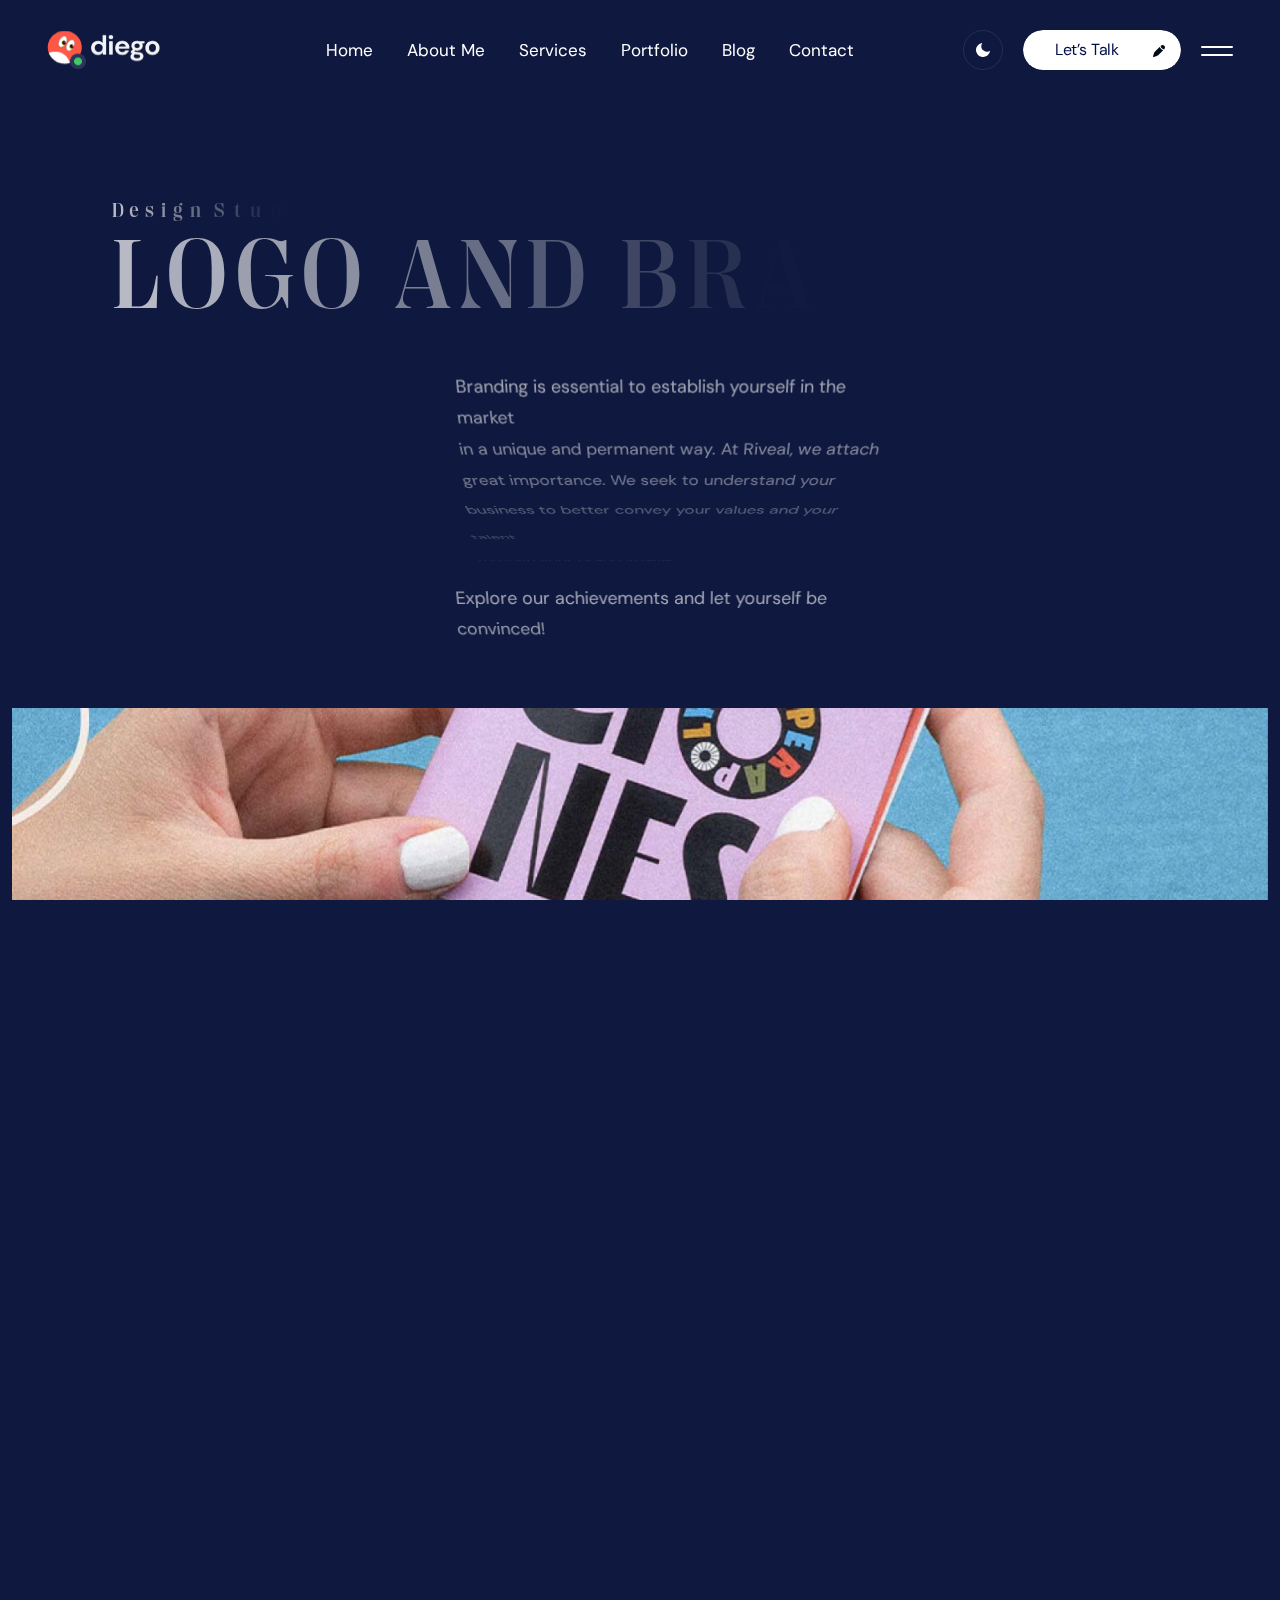
<file: service-details.html>
<!doctype html>
<html class="no-js" lang="zxx">

<head>
   <meta charset="utf-8">
   <meta http-equiv="x-ua-compatible" content="ie=edge">
   <title>Vlad Tkachenko Personal Website</title>
   <meta name="description" content="">
   <meta name="viewport" content="width=device-width, initial-scale=1">

   <!-- Place favicon.ico in the root directory -->
   <link rel="shortcut icon" type="image/x-icon" href="assets/img/logo/favicon.png">

   <!-- CSS here -->
   <link rel="stylesheet" href="assets/css/bootstrap.css">
   <link rel="stylesheet" href="assets/css/animate.css">
   <link rel="stylesheet" href="assets/css/custom-animation.css">
   <link rel="stylesheet" href="assets/css/swiper-bundle.css">
   <link rel="stylesheet" href="assets/css/slick.css">
   <link rel="stylesheet" href="assets/css/nice-select.css">
   <link rel="stylesheet" href="assets/css/magnific-popup.css">
   <link rel="stylesheet" href="assets/css/hover-reveal.css">
   <link rel="stylesheet" href="assets/css/font-awesome-pro.css">
   <link rel="stylesheet" href="assets/css/spacing.css">
   <link rel="stylesheet" href="assets/css/main.css">
</head>

<body class="black-bg-3">
   <!--[if lte IE 9]>
      <p class="browserupgrade">You are using an <strong>outdated</strong> browser. Please <a href="https://browsehappy.com/">upgrade your browser</a> to improve your experience and security.</p>
      <![endif]-->



   <!-- pre loader area start -->
   <div id="loading">
      <div id="loading-center">
         <div id="loading-center-absolute">
            <!-- loading content here -->
            <div class="preloader__content text-center">
               <div class="preloader__top-text d-flex align-items-center justify-content-between">
                  <p class="preloader__loading text-start">Loading</p>
                  <h2 id="tp-loading-number" class="text-end"></h2>
               </div>
               <div id="tp-loading-bar" class="preloader__bar">
                  <div id="tp-loading-line" class="preloader__bar-inner"></div>
               </div>
            </div>
         </div>
      </div>  
   </div>
   <!-- pre loader area end -->

   <!-- back to top start -->
   <div class="back-to-top-wrapper">
      <button id="back_to_top" type="button" class="back-to-top-btn">
         <svg width="12" height="7" viewBox="0 0 12 7" fill="none" xmlns="http://www.w3.org/2000/svg">
            <path d="M11 6L6 1L1 6" stroke="currentColor" stroke-width="1.5" stroke-linecap="round"
               stroke-linejoin="round" />
         </svg>
      </button>
   </div>
   <!-- back to top end -->

   <!-- offcanvas area end -->
   <div class="tp-offcanvas-area">
      <div class="tp-offcanvas-bg is-left"></div>
      <div class="tp-offcanvas-bg is-right d-none d-md-block">
         <div class="tp-offcanvas-shape">
            <img class="tp-offcanvas-shape-1" src="assets/img/offcanvas/bg-shape-2.png" alt="">
         </div>
      </div>
      <div class="tp-offcanvas-wrapper-2">
         <div class="tp-offcanvas-left">
            <div class="tp-offcanvas-left-wrap d-flex justify-content-between align-items-center">
               <div class="tpoffcanvas__logo">
                  <img class="logo-white" src="assets/img/logo/logo.png" alt="">
                  <img class="logo-black" src="assets/img/logo/logo-black.png" alt="">
               </div>
               <div class="tp-offcanvas-close d-md-none text-end">
                  <button class="tp-offcanvas-close-btn tp-offcanvas-close-btn">
                     <span class="text">
                        <span>close</span>
                     </span>
   
                     <span class="d-inline-block">
                        <span>
                           <svg width="38" height="38" viewBox="0 0 38 38" fill="none"
                              xmlns="http://www.w3.org/2000/svg">
                              <path d="M9.80859 9.80762L28.1934 28.1924" stroke="currentColor" stroke-width="1.5"
                                 stroke-linecap="round" stroke-linejoin="round" />
                              <path d="M9.80859 28.1924L28.1934 9.80761" stroke="currentColor" stroke-width="1.5"
                                 stroke-linecap="round" stroke-linejoin="round" />
                           </svg>
                        </span>
                     </span>
                     
                  </button>
               </div>
            </div>
            <div class="tp-main-menu-mobile menu-hover-active counter-row">
               <nav></nav>
            </div>
         </div>
         <div class="tp-offcanvas-right d-none d-md-block">
            <div class="tp-offcanvas-close text-end">
               <button class="tp-offcanvas-close-btn tp-offcanvas-close-btn">
                  <span class="text">
                     <span>close</span>
                  </span>

                  <span class="d-inline-block">
                     <span>
                        <svg width="38" height="38" viewBox="0 0 38 38" fill="none"
                           xmlns="http://www.w3.org/2000/svg">
                           <path d="M9.80859 9.80762L28.1934 28.1924" stroke="currentColor" stroke-width="1.5"
                              stroke-linecap="round" stroke-linejoin="round" />
                           <path d="M9.80859 28.1924L28.1934 9.80761" stroke="currentColor" stroke-width="1.5"
                              stroke-linecap="round" stroke-linejoin="round" />
                        </svg>
                     </span>
                  </span>
                  
               </button>
            </div>
            <div class="tp-offcanvas-right-inner d-flex flex-column justify-content-between h-100">
               
               <div class="tpoffcanvas__right-info">
                  <div class="tpoffcanvas__tel">
                     <a href="tel:61404093954">+61404093 954</a>
                  </div>
                  <div class="tpoffcanvas__mail">
                     <a href="mailto:vlad@doitwise.co">
                        hello <span class="__cf_email__" data-cfemail="5b3834352f3a382f1b3f323e3c3475383436">vlad@doitwise.co</span></a>
                  </div>
                  <div class="tpoffcanvas__text">
                     <p>If in doubt. reach out.</p>
                  </div>
               </div>
               
               <div class="tpoffcanvas__social-link">
                  <ul>
                     <li><a href="#">Dribbble</a></li>
                     <li><a href="#">Instagram</a></li>
                     <li><a href="#">Linkedin</a></li>
                     <li><a href="#">Behance</a></li>
                  </ul>
               </div>
            </div>
         </div>
      </div>
   </div>
   <!-- offcanvas area start -->

   <header>
      <!-- header area start -->
      <div class="tp-header-4__area tp-header-transparent tp-header-4__mob-ptb tp-header-4__plr header">
         <div class="container-fluid">
            <div class="row align-items-center">
               <div class="col-xl-2 col-lg-6 col-md-6 col-6">
                  <div class="tp-header-3__logo">
                     <a class="logo-white" href="index.html"><img src="assets/img/logo/logo-2.png" alt=""></a>
                     <a class="logo-black" href="index.html"><img src="assets/img/logo/logo-black.png" alt=""></a>
                  </div>
               </div>
               <div class="col-xl-7 d-none d-xl-block">
                  <div class="tp-header-4__menu text-center">
                     <nav>
                        <ul>
                           <li class="has-dropdown">
                              <a href="index.html">Home</a>
                              <div class="tp-submenu submenu has-homemenu">
                                 <div class="row gx-6 row-cols-1 row-cols-md-2 row-cols-xl-3">
                                    <div class="col homemenu">
                                       <div class="homemenu-thumb mb-15">
                                          <a href="index.html"><img src="assets/img/menu/home-1.jpg" alt=""></a>
                                       </div>
                                       <div class="homemenu-content text-center">
                                          <h4 class="homemenu-title">
                                             <a href="index.html">Home 01</a>
                                          </h4>
                                       </div>
                                    </div>
                                    <div class="col homemenu">
                                       <div class="homemenu-thumb mb-15">
                                          <a href="index-2.html"><img src="assets/img/menu/home-2.jpg" alt=""></a>
                                       </div>
                                       <div class="homemenu-content text-center">
                                          <h4 class="homemenu-title">
                                             <a href="index-2.html">Home 02</a>
                                          </h4>
                                       </div>
                                    </div>
                                    <div class="col homemenu">
                                       <div class="homemenu-thumb mb-15">
                                          <a href="index.html"><img src="assets/img/menu/home-3.jpg" alt=""></a>
                                       </div>
                                       <div class="homemenu-content text-center">
                                          <h4 class="homemenu-title">
                                             <a href="index.html">Home 03</a>
                                          </h4>
                                       </div>
                                    </div>
                                 </div>
                              </div>
                           </li>
                           <li><a href="about-me.html">About Me</a></li>
                           <li><a href="service.html">Services</a>
                              <ul class="tp-submenu submenu">
                                 <li><a href="service.html">Service</a></li>
                                 <li><a href="service-details.html">Service Details</a></li>
                              </ul>
                           </li>
                           <li class="has-dropdown">
                              <a href="portfolio.html">Portfolio</a>
                              <ul class="tp-submenu submenu">
                                 <li><a href="portfolio.html">Porfolio</a></li>
                                 <li><a href="portfolio-details.html">Portfolio Details</a></li>
                              </ul>
                           </li>
                           <li class="has-dropdown">
                              <a href="blog.html">Blog</a>
                              <ul class="tp-submenu submenu">
                                 <li><a href="blog.html">Blog List</a></li>
                                 <li><a href="blog-sidebar.html">Blog Sidebar</a></li>
                                 <li><a href="blog-details.html">Blog Details</a></li>
                                 <li><a href="blog-details-2.html">Blog Details 02</a></li>
                              </ul>
                           </li>
                           <li><a href="contact.html">Contact</a></li>
                        </ul>
                     </nav>
                     <div class="offcanvas-menu-style d-none">
                        <nav class="tp-main-menu-content">
                           <ul>
                              <li class="has-dropdown">
                                 <a href="index.html">Home</a>
                                 <ul class="tp-submenu submenu">
                                    <li><a href="index.html">Freelancer</a></li>
                                    <li><a href="index-2.html">Interface Designer</a></li>
                                    <li><a href="index.html">Web Developer</a></li>
                                 </ul>
                              </li>
                              <li><a href="about-me.html">About Me</a></li>
                              <li><a href="service.html">Services</a>
                                 <ul class="tp-submenu submenu">
                                    <li><a href="service.html">Service</a></li>
                                    <li><a href="service-details.html">Service Details</a></li>
                                 </ul>
                              </li>
                              <li class="has-dropdown">
                                 <a href="portfolio.html">Portfolio</a>
                                 <ul class="tp-submenu submenu">
                                    <li><a href="portfolio.html">Porfolio</a></li>
                                    <li><a href="portfolio-details.html">Portfolio Details</a></li>
                                 </ul>
                              </li>
                              <li class="has-dropdown">
                                 <a href="blog.html">Blog</a>
                                 <ul class="tp-submenu submenu">
                                    <li><a href="blog.html">Blog List</a></li>
                                    <li><a href="blog-sidebar.html">Blog Sidebar</a></li>
                                    <li><a href="blog-details.html">Blog Details</a></li>
                                    <li><a href="blog-details-2.html">Blog Details 02</a></li>
                                 </ul>
                              </li>
                              <li><a href="contact.html">Contact</a></li>
                           </ul>
                        </nav>
                     </div>
                  </div>
               </div>
               <div class="col-xl-3 col-lg-6 col-md-6 col-6">
                  <div class="tp-header-3__right-action d-flex align-items-center justify-content-end">
                     <div class="tp-theme-toggle-single">
                        <label class="tp-theme-toggle-main themepure-theme-toggle">
                           <span class="dark">
                              <svg width="14" height="14" viewBox="0 0 14 14" fill="none"
                                 xmlns="http://www.w3.org/2000/svg">
                                 <path
                                    d="M14 7.63063C13.8774 8.95738 13.3795 10.2218 12.5645 11.2759C11.7495 12.33 10.6512 13.1301 9.39801 13.5828C8.14485 14.0354 6.78869 14.1218 5.48822 13.8319C4.18775 13.5419 2.99676 12.8875 2.05461 11.9454C1.11246 11.0032 0.458115 9.81225 0.168141 8.51178C-0.121832 7.21131 -0.0354396 5.85515 0.41721 4.60199C0.86986 3.34883 1.67005 2.2505 2.72413 1.43552C3.77822 0.620536 5.04262 0.122609 6.36937 0C5.5926 1.05088 5.21881 2.34566 5.31599 3.64884C5.41317 4.95202 5.97487 6.17704 6.89892 7.10109C7.82296 8.02513 9.04798 8.58683 10.3512 8.68401C11.6543 8.78119 12.9491 8.4074 14 7.63063Z"
                                    fill="white" />
                              </svg>
                           </span>
                           <input type="checkbox" class="themepure-theme-toggle-input">
                           <span class="light">
                              <svg width="21" height="20" viewBox="0 0 21 20" fill="none"
                                 xmlns="http://www.w3.org/2000/svg">
                                 <path
                                    d="M10.0581 14.2166C12.3522 14.2166 14.212 12.3569 14.212 10.0628C14.212 7.7687 12.3522 5.90897 10.0581 5.90897C7.76403 5.90897 5.9043 7.7687 5.9043 10.0628C5.9043 12.3569 7.76403 14.2166 10.0581 14.2166Z"
                                    fill="#FFC05A" />
                                 <path d="M10 1V2.63636" stroke="#FFC05A" stroke-width="2" stroke-linecap="round"
                                    stroke-linejoin="round" />
                                 <path d="M10 17.3637V19.0001" stroke="#FFC05A" stroke-width="2" stroke-linecap="round"
                                    stroke-linejoin="round" />
                                 <path d="M3.63477 3.63455L4.79658 4.79637" stroke="#FFC05A" stroke-width="2"
                                    stroke-linecap="round" stroke-linejoin="round" />
                                 <path d="M15.2031 15.2036L16.3649 16.3654" stroke="#FFC05A" stroke-width="2"
                                    stroke-linecap="round" stroke-linejoin="round" />
                                 <path d="M1 10.0001H2.63636" stroke="#FFC05A" stroke-width="2" stroke-linecap="round"
                                    stroke-linejoin="round" />
                                 <path d="M17.3652 10.0001H19.0016" stroke="#FFC05A" stroke-width="2"
                                    stroke-linecap="round" stroke-linejoin="round" />
                                 <path d="M3.63477 16.3654L4.79658 15.2036" stroke="#FFC05A" stroke-width="2"
                                    stroke-linecap="round" stroke-linejoin="round" />
                                 <path d="M15.2031 4.79637L16.3649 3.63455" stroke="#FFC05A" stroke-width="2"
                                    stroke-linecap="round" stroke-linejoin="round" />
                              </svg>
                           </span>
                        </label>
                     </div>
                     <div class="tp-header-3__btn d-none d-md-block">
                        <a class="tp-btn-white" href="contact.html">
                           Let’s Talk
                           <span>
                              <svg width="12" height="12" viewBox="0 0 12 12" fill="none"
                                 xmlns="http://www.w3.org/2000/svg">
                                 <path
                                    d="M4.9297 10.3651C5.12061 10.2162 5.29376 10.043 5.64006 9.69671L9.95722 5.37954C10.0616 5.27517 10.0138 5.0954 9.87438 5.04702C9.36479 4.87022 8.70189 4.53829 8.0818 3.9182C7.46171 3.29811 7.12978 2.63521 6.95299 2.12562C6.9046 1.98617 6.72483 1.9384 6.62046 2.04278L2.30329 6.35994L2.30328 6.35995C1.95699 6.70624 1.78385 6.87939 1.63494 7.0703C1.45928 7.29551 1.30868 7.53919 1.18581 7.79701C1.08164 8.01558 1.00421 8.24789 0.849336 8.71249L0.649225 9.31283L0.331026 10.2674L0.0326691 11.1625C-0.0435433 11.3911 0.0159628 11.6432 0.186379 11.8136C0.356795 11.984 0.608868 12.0435 0.837505 11.9673L1.73258 11.669L2.68717 11.3508L3.28751 11.1507C3.75211 10.9958 3.98442 10.9184 4.20299 10.8142C4.46082 10.6913 4.70449 10.5407 4.9297 10.3651Z"
                                    fill="currentcolor" />
                                 <path
                                    d="M11.3089 4.02783C12.2304 3.10641 12.2304 1.61249 11.3089 0.691067C10.3875 -0.230356 8.89359 -0.230356 7.97217 0.691067L7.83337 0.82986C7.69944 0.963792 7.63876 1.15087 7.67222 1.3373C7.69327 1.45458 7.73229 1.62603 7.80327 1.83063C7.94522 2.23979 8.21329 2.77689 8.7182 3.2818C9.22311 3.78671 9.76021 4.05478 10.1694 4.19673C10.374 4.26772 10.5454 4.30673 10.6627 4.32778C10.8491 4.36124 11.0362 4.30056 11.1701 4.16663L11.3089 4.02783Z"
                                    fill="currentcolor" />
                              </svg>
                           </span>
                        </a>
                     </div>
                     <div class="tp-header-3__bar">
                        <button class=" tp-menu-bar tp-offcanvas-open-btn">
                           <svg width="32" height="10" viewBox="0 0 32 10" fill="none" xmlns="http://www.w3.org/2000/svg">
                              <path d="M31 1H1" stroke="currentcolor" stroke-width="2" stroke-linecap="round" />
                              <path d="M31 9H1" stroke="currentcolor" stroke-width="2" stroke-linecap="round" />
                           </svg>
                        </button>
                     </div>
                  </div>
               </div>
            </div>
         </div>
      </div>
      <!-- header area end -->
   </header>

   <header>
      <!-- header area start -->
      <div class="tp-header-4__area tp-header-transparent tp-header-4__mob-ptb tp-header-4__plr tp-int-menu tp-header-sticky-cloned">
         <div class="container-fluid">
            <div class="row align-items-center">
               <div class="col-xl-2 col-lg-6 col-md-6 col-6">
                  <div class="tp-header-3__logo">
                     <a class="logo-white" href="index.html"><img src="assets/img/logo/logo-2.png" alt=""></a>
                     <a class="logo-black" href="index.html"><img src="assets/img/logo/logo-black.png" alt=""></a>
                  </div>
               </div>
               <div class="col-xl-7 d-none d-xl-block">
                  <div class="tp-header-4__menu text-center">
                     <nav>
                        <ul>
                           <li class="has-dropdown">
                              <a href="index.html">Home</a>
                              <div class="tp-submenu submenu has-homemenu">
                                 <div class="row gx-6 row-cols-1 row-cols-md-2 row-cols-xl-3">
                                    <div class="col homemenu">
                                       <div class="homemenu-thumb mb-15">
                                          <a href="index.html"><img src="assets/img/menu/home-1.jpg" alt=""></a>
                                       </div>
                                       <div class="homemenu-content text-center">
                                          <h4 class="homemenu-title">
                                             <a href="index.html">Home 01</a>
                                          </h4>
                                       </div>
                                    </div>
                                    <div class="col homemenu">
                                       <div class="homemenu-thumb mb-15">
                                          <a href="index-2.html"><img src="assets/img/menu/home-2.jpg" alt=""></a>
                                       </div>
                                       <div class="homemenu-content text-center">
                                          <h4 class="homemenu-title">
                                             <a href="index-2.html">Home 02</a>
                                          </h4>
                                       </div>
                                    </div>
                                    <div class="col homemenu">
                                       <div class="homemenu-thumb mb-15">
                                          <a href="index.html"><img src="assets/img/menu/home-3.jpg" alt=""></a>
                                       </div>
                                       <div class="homemenu-content text-center">
                                          <h4 class="homemenu-title">
                                             <a href="index.html">Home 03</a>
                                          </h4>
                                       </div>
                                    </div>
                                 </div>
                              </div>
                           </li>
                           <li><a href="about-me.html">About Me</a></li>
                           <li><a href="service.html">Services</a>
                              <ul class="tp-submenu submenu">
                                 <li><a href="service.html">Service</a></li>
                                 <li><a href="service-details.html">Service Details</a></li>
                              </ul>
                           </li>
                           <li class="has-dropdown">
                              <a href="portfolio.html">Portfolio</a>
                              <ul class="tp-submenu submenu">
                                 <li><a href="portfolio.html">Porfolio</a></li>
                                 <li><a href="portfolio-details.html">Portfolio Details</a></li>
                              </ul>
                           </li>
                           <li class="has-dropdown">
                              <a href="blog.html">Blog</a>
                              <ul class="tp-submenu submenu">
                                 <li><a href="blog.html">Blog List</a></li>
                                 <li><a href="blog-sidebar.html">Blog Sidebar</a></li>
                                 <li><a href="blog-details.html">Blog Details</a></li>
                                 <li><a href="blog-details-2.html">Blog Details 02</a></li>
                              </ul>
                           </li>
                           <li><a href="contact.html">Contact</a></li>
                        </ul>
                     </nav>
                     <div class="offcanvas-menu-style d-none">
                        <nav class="tp-main-menu-content">
                           <ul>
                              <li class="has-dropdown">
                                 <a href="index.html">Home</a>
                                 <ul class="tp-submenu submenu">
                                    <li><a href="index.html">Freelancer</a></li>
                                    <li><a href="index-2.html">Interface Designer</a></li>
                                    <li><a href="index.html">Web Developer</a></li>
                                 </ul>
                              </li>
                              <li><a href="about-me.html">About Me</a></li>
                              <li><a href="service.html">Services</a>
                                 <ul class="tp-submenu submenu">
                                    <li><a href="service.html">Service</a></li>
                                    <li><a href="service-details.html">Service Details</a></li>
                                 </ul>
                              </li>
                              <li class="has-dropdown">
                                 <a href="portfolio.html">Portfolio</a>
                                 <ul class="tp-submenu submenu">
                                    <li><a href="portfolio.html">Porfolio</a></li>
                                    <li><a href="portfolio-details.html">Portfolio Details</a></li>
                                 </ul>
                              </li>
                              <li class="has-dropdown">
                                 <a href="blog.html">Blog</a>
                                 <ul class="tp-submenu submenu">
                                    <li><a href="blog.html">Blog List</a></li>
                                    <li><a href="blog-sidebar.html">Blog Sidebar</a></li>
                                    <li><a href="blog-details.html">Blog Details</a></li>
                                    <li><a href="blog-details-2.html">Blog Details 02</a></li>
                                 </ul>
                              </li>
                              <li><a href="contact.html">Contact</a></li>
                           </ul>
                        </nav>
                     </div>
                  </div>
               </div>
               <div class="col-xl-3 col-lg-6 col-md-6 col-6">
                  <div class="tp-header-3__right-action d-flex align-items-center justify-content-end">
                     <div class="tp-theme-toggle-single">
                        <label class="tp-theme-toggle-main themepure-theme-toggle">
                           <span class="dark">
                              <svg width="14" height="14" viewBox="0 0 14 14" fill="none"
                                 xmlns="http://www.w3.org/2000/svg">
                                 <path
                                    d="M14 7.63063C13.8774 8.95738 13.3795 10.2218 12.5645 11.2759C11.7495 12.33 10.6512 13.1301 9.39801 13.5828C8.14485 14.0354 6.78869 14.1218 5.48822 13.8319C4.18775 13.5419 2.99676 12.8875 2.05461 11.9454C1.11246 11.0032 0.458115 9.81225 0.168141 8.51178C-0.121832 7.21131 -0.0354396 5.85515 0.41721 4.60199C0.86986 3.34883 1.67005 2.2505 2.72413 1.43552C3.77822 0.620536 5.04262 0.122609 6.36937 0C5.5926 1.05088 5.21881 2.34566 5.31599 3.64884C5.41317 4.95202 5.97487 6.17704 6.89892 7.10109C7.82296 8.02513 9.04798 8.58683 10.3512 8.68401C11.6543 8.78119 12.9491 8.4074 14 7.63063Z"
                                    fill="white" />
                              </svg>
                           </span>
                           <input type="checkbox" class="themepure-theme-toggle-input">
                           <span class="light">
                              <svg width="21" height="20" viewBox="0 0 21 20" fill="none"
                                 xmlns="http://www.w3.org/2000/svg">
                                 <path
                                    d="M10.0581 14.2166C12.3522 14.2166 14.212 12.3569 14.212 10.0628C14.212 7.7687 12.3522 5.90897 10.0581 5.90897C7.76403 5.90897 5.9043 7.7687 5.9043 10.0628C5.9043 12.3569 7.76403 14.2166 10.0581 14.2166Z"
                                    fill="#FFC05A" />
                                 <path d="M10 1V2.63636" stroke="#FFC05A" stroke-width="2" stroke-linecap="round"
                                    stroke-linejoin="round" />
                                 <path d="M10 17.3637V19.0001" stroke="#FFC05A" stroke-width="2" stroke-linecap="round"
                                    stroke-linejoin="round" />
                                 <path d="M3.63477 3.63455L4.79658 4.79637" stroke="#FFC05A" stroke-width="2"
                                    stroke-linecap="round" stroke-linejoin="round" />
                                 <path d="M15.2031 15.2036L16.3649 16.3654" stroke="#FFC05A" stroke-width="2"
                                    stroke-linecap="round" stroke-linejoin="round" />
                                 <path d="M1 10.0001H2.63636" stroke="#FFC05A" stroke-width="2" stroke-linecap="round"
                                    stroke-linejoin="round" />
                                 <path d="M17.3652 10.0001H19.0016" stroke="#FFC05A" stroke-width="2"
                                    stroke-linecap="round" stroke-linejoin="round" />
                                 <path d="M3.63477 16.3654L4.79658 15.2036" stroke="#FFC05A" stroke-width="2"
                                    stroke-linecap="round" stroke-linejoin="round" />
                                 <path d="M15.2031 4.79637L16.3649 3.63455" stroke="#FFC05A" stroke-width="2"
                                    stroke-linecap="round" stroke-linejoin="round" />
                              </svg>
                           </span>
                        </label>
                     </div>
                     <div class="tp-header-3__btn d-none d-md-block">
                        <a class="tp-btn-white" href="contact.html">
                           Let’s Talk
                           <span>
                              <svg width="12" height="12" viewBox="0 0 12 12" fill="none"
                                 xmlns="http://www.w3.org/2000/svg">
                                 <path
                                    d="M4.9297 10.3651C5.12061 10.2162 5.29376 10.043 5.64006 9.69671L9.95722 5.37954C10.0616 5.27517 10.0138 5.0954 9.87438 5.04702C9.36479 4.87022 8.70189 4.53829 8.0818 3.9182C7.46171 3.29811 7.12978 2.63521 6.95299 2.12562C6.9046 1.98617 6.72483 1.9384 6.62046 2.04278L2.30329 6.35994L2.30328 6.35995C1.95699 6.70624 1.78385 6.87939 1.63494 7.0703C1.45928 7.29551 1.30868 7.53919 1.18581 7.79701C1.08164 8.01558 1.00421 8.24789 0.849336 8.71249L0.649225 9.31283L0.331026 10.2674L0.0326691 11.1625C-0.0435433 11.3911 0.0159628 11.6432 0.186379 11.8136C0.356795 11.984 0.608868 12.0435 0.837505 11.9673L1.73258 11.669L2.68717 11.3508L3.28751 11.1507C3.75211 10.9958 3.98442 10.9184 4.20299 10.8142C4.46082 10.6913 4.70449 10.5407 4.9297 10.3651Z"
                                    fill="currentcolor" />
                                 <path
                                    d="M11.3089 4.02783C12.2304 3.10641 12.2304 1.61249 11.3089 0.691067C10.3875 -0.230356 8.89359 -0.230356 7.97217 0.691067L7.83337 0.82986C7.69944 0.963792 7.63876 1.15087 7.67222 1.3373C7.69327 1.45458 7.73229 1.62603 7.80327 1.83063C7.94522 2.23979 8.21329 2.77689 8.7182 3.2818C9.22311 3.78671 9.76021 4.05478 10.1694 4.19673C10.374 4.26772 10.5454 4.30673 10.6627 4.32778C10.8491 4.36124 11.0362 4.30056 11.1701 4.16663L11.3089 4.02783Z"
                                    fill="currentcolor" />
                              </svg>
                           </span>
                        </a>
                     </div>
                     <div class="tp-header-3__bar">
                        <button class=" tp-menu-bar tp-offcanvas-open-btn">
                           <svg width="32" height="10" viewBox="0 0 32 10" fill="none" xmlns="http://www.w3.org/2000/svg">
                              <path d="M31 1H1" stroke="currentcolor" stroke-width="2" stroke-linecap="round" />
                              <path d="M31 9H1" stroke="currentcolor" stroke-width="2" stroke-linecap="round" />
                           </svg>
                        </button>
                     </div>
                  </div>
               </div>
            </div>
         </div>
      </div>
      <!-- header area start -->
   </header>

   <div id="smooth-wrapper">
      <div id="smooth-content">
         
         <main>

            <!-- service-details-area-start -->
            <div class="service-details__area service-details__space pt-200 pb-120">
               <div class="container">
                  <div class="row">
                     <div class="col-xl-12">
                        <div class="service-details__title-box mb-40">
                           <span class="service-details__subtitle tp-char-animation">Design Studio</span>
                           <h4 class="service-details__title tp-char-animation">Logo and branding</h4>
                        </div>
                     </div>
                     <div class="row">
                        <div class="offset-xl-4 col-xl-5">
                           <div class="service-details__banner-text mb-80">
                              <p class="mb-30 tp_title_anim">Branding is essential to establish yourself in the market
                                 <br> in a unique and
                                 permanent way. At Riveal, we attach <br> great importance. We seek to understand your
                                 business to
                                 better convey your values ​​and your talent <br> through your brand image. </p>
                              <p class="tp_title_anim">Explore our achievements and let yourself be <br> convinced!</p>
                           </div>
                        </div>
                     </div>
                  </div>
               </div>
               <div class="container-fluid">
                  <div class="row">
                     <div class="col-xl-12">
                        <div class="service-details__tab-wrapper text-center mb-120">
                           <div class="service-details__tab-thumb">
                              <img data-speed="0.4" src="assets/img/services/sv-details.jpg" alt="">
                           </div>
                        </div>
                     </div>
                  </div>
               </div>
               <div class="container">
                  <div class="row">
                     <div class="col-xl-7 col-lg-7">
                        <div class="service-details__left-wrap">
                           <div class="service-details__left-text pb-20">
                              <p class="text-1 tp_title_anim">Your logo is at the heart of your identity. An impactful
                                 design, tailor-made and in line with your activity will allow you to differentiate
                                 yourself and mark your audience.</p>
                              <p>Great user experience design lets users focus on the task they have to complete and
                                 evokes emotion without distracting them.!</p>
                           </div>
                           <div class="service-details__fea-list">
                              <ul>
                                 <li>Graphic research and production</li>
                                 <li>Presentation of your logo on different media</li>
                                 <li>Advice on the graphic orientation of your logo or its redesign</li>
                                 <li>Delivery of your logo in professional formats</li>
                              </ul>
                           </div>
                           <div class="service-details__sm-thumb-wrap mb-60">
                              <div class="row">
                                 <div class="col-xl-6 col-lg-6 col-md-6 mb-20">
                                    <div class="service-details__sm-thumb">
                                       <img src="assets/img/services/sv-details-1.jpg" alt="">
                                    </div>
                                 </div>
                                 <div class="col-xl-6 col-lg-6 col-md-6 mb-20">
                                    <div class="service-details__sm-thumb">
                                       <img src="assets/img/services/sv-details-2.jpg" alt="">
                                    </div>
                                 </div>
                              </div>
                           </div>
                           <div class="service-details__left-text">
                              <p>Great user experience design lets users focus on the task they have to complete &
                                 evokes emotion without distracting them. Bonus points for when it also looks & feels
                                 aesthetically pleasing! </p>
                           </div>
                        </div>
                     </div>
                     <div class="col-xl-5 col-lg-5">
                        <div class="service-details__right-wrap fix p-relative">
                           <div class="service-details__rotate-text">
                              <span>Full list of services</span>
                           </div>
                           <div class="service-details__right-category">
                              <a href="#">Strategy</a>
                              <a class="active" href="#">Logo Design</a>
                              <a href="#">Graphic identity</a>
                              <a href="#">Web Design</a>
                              <a href="#">Development</a>
                           </div>
                           <div class="service-details__right-text-box">
                              <h4>Logo <br> Design</h4>
                              <p class="mb-20">Your logo is at the heart of your identity.
                                 An impactful design, tailor-made and in
                                 line with your activity will allow you to
                                 differentiate yourself and mark
                                 your audience.</p>
                              <a class="tp-btn-white" href="contact.html">
                                 Let’s Talk
                                 <span>
                                    <svg width="12" height="12" viewBox="0 0 12 12" fill="none"
                                       xmlns="http://www.w3.org/2000/svg">
                                       <path
                                          d="M4.9297 10.3651C5.12061 10.2162 5.29376 10.043 5.64006 9.69671L9.95722 5.37954C10.0616 5.27517 10.0138 5.0954 9.87438 5.04702C9.36479 4.87022 8.70189 4.53829 8.0818 3.9182C7.46171 3.29811 7.12978 2.63521 6.95299 2.12562C6.9046 1.98617 6.72483 1.9384 6.62046 2.04278L2.30329 6.35994L2.30328 6.35995C1.95699 6.70624 1.78385 6.87939 1.63494 7.0703C1.45928 7.29551 1.30868 7.53919 1.18581 7.79701C1.08164 8.01558 1.00421 8.24789 0.849336 8.71249L0.649225 9.31283L0.331026 10.2674L0.0326691 11.1625C-0.0435433 11.3911 0.0159628 11.6432 0.186379 11.8136C0.356795 11.984 0.608868 12.0435 0.837505 11.9673L1.73258 11.669L2.68717 11.3508L3.28751 11.1507C3.75211 10.9958 3.98442 10.9184 4.20299 10.8142C4.46082 10.6913 4.70449 10.5407 4.9297 10.3651Z"
                                          fill="currentcolor" />
                                       <path
                                          d="M11.3089 4.02783C12.2304 3.10641 12.2304 1.61249 11.3089 0.691067C10.3875 -0.230356 8.89359 -0.230356 7.97217 0.691067L7.83337 0.82986C7.69944 0.963792 7.63876 1.15087 7.67222 1.3373C7.69327 1.45458 7.73229 1.62603 7.80327 1.83063C7.94522 2.23979 8.21329 2.77689 8.7182 3.2818C9.22311 3.78671 9.76021 4.05478 10.1694 4.19673C10.374 4.26772 10.5454 4.30673 10.6627 4.32778C10.8491 4.36124 11.0362 4.30056 11.1701 4.16663L11.3089 4.02783Z"
                                          fill="currentcolor" />
                                    </svg>
                                 </span>
                              </a>
                           </div>
                        </div>
                     </div>
                  </div>
               </div>
            </div>
            <!-- service-details-area-end -->

            <!-- brand area start -->
            <div class="ab-brand__area black-bg-3 pb-100 ab-brand__plr">
               <div class="container-fluid">
                  <div class="row gx-20 row-cols-xl-6 row-cols-lg-4 row-cols-md-3">
                     <div class="col-xl mb-20">
                        <div class="ab-brand__item">
                           <a href="#">
                              <span>
                                 <svg width="140" height="29" viewBox="0 0 140 29" fill="none"
                                    xmlns="http://www.w3.org/2000/svg">
                                    <path
                                       d="M56.2282 23.3651C55.8407 23.033 55.6184 22.6849 55.5979 22.3193L56.2282 23.3651ZM56.2282 23.3651L56.2302 23.3667C56.6514 23.7115 57.245 23.8759 57.9951 23.8759H59.6367H59.7464V23.7662V23.5509V23.4413H59.6367H58.8123L58.5261 23.3892L58.521 23.3882L58.5154 23.3879C58.3448 23.3735 58.155 23.258 57.9486 23.001C57.7702 22.7393 57.6741 22.3619 57.6741 21.8553V13.4316C57.6741 12.5333 57.4445 11.7895 56.9771 11.2096L56.9757 11.2078C56.6697 10.8444 56.1898 10.5757 55.5509 10.393C54.9262 10.1912 54.1155 10.0922 53.1238 10.0922C52.1092 10.0922 51.179 10.4433 50.3361 11.1396C49.6621 11.6819 49.1552 12.263 48.8198 12.8836V10.3097V10.1999H48.7098H46.826H46.7163V10.3097V23.7662V23.8759H46.826H48.7098H48.8198V23.7662V14.2121C48.8198 13.54 49.2503 12.7597 50.1593 11.8683L50.1603 11.8675C51.0576 10.9701 52.062 10.527 53.1775 10.527C53.7215 10.527 54.1698 10.6147 54.5273 10.7844C55.2059 11.1499 55.5709 11.9998 55.5709 13.4047V21.8553V21.8586V21.8618L55.5979 22.3189L56.2282 23.3651ZM45.0197 6.15979L45.121 6.19866L45.161 6.09811L45.2688 5.829L45.3121 5.72088L45.2017 5.68411C43.3612 5.07063 41.5464 4.76343 39.7573 4.76343C37.9838 4.76343 36.6337 5.17938 35.7263 6.03074C34.8225 6.86101 34.3725 7.95001 34.3725 9.28695C34.3725 10.9738 35.0722 12.2823 36.4666 13.1999C37.082 13.6161 37.7598 13.9956 38.4999 14.3385L38.5022 14.3395C39.238 14.6626 39.965 14.9768 40.6832 15.2819L40.6843 15.2823C41.4155 15.5856 42.0839 15.9154 42.6889 16.2713C44.0234 17.0615 44.6804 18.149 44.6804 19.5407C44.6804 20.8158 44.1767 21.7759 43.1691 22.4362C42.1676 23.0864 40.9512 23.4142 39.5151 23.4142C38.5396 23.4142 37.5818 23.2726 36.6415 22.9887C35.7178 22.6866 34.968 22.3063 34.3888 21.8498L34.2927 21.7742L34.2276 21.8781L34.0931 22.0933L34.0381 22.1816L34.1231 22.2415C35.7054 23.3507 37.6124 23.9029 39.8381 23.9029C41.03 23.9029 42.0732 23.7675 42.9652 23.4943L42.9665 23.494C43.8857 23.2 44.6661 22.6481 45.3065 21.8429C45.9515 21.0323 46.2725 20.0565 46.2725 18.9219C46.2725 17.7806 46.0824 16.8376 45.6949 16.0992C45.3108 15.3495 44.8058 14.7606 44.1787 14.3364C43.5627 13.9198 42.8842 13.5488 42.1428 13.2234C41.4051 12.8995 40.667 12.6115 39.9288 12.3594C39.2152 12.0917 38.5559 11.8065 37.9503 11.5038C36.6157 10.8011 35.9646 9.82095 35.9646 8.56028C35.9646 7.51563 36.3543 6.70581 37.1322 6.11802C37.9139 5.52726 39.0088 5.22513 40.4303 5.22513C41.8674 5.22513 43.3973 5.5357 45.0197 6.15979ZM60.3214 11.9814L60.3211 11.9819C59.0754 13.246 58.4594 15.0173 58.4594 17.2802C58.4594 19.5411 59.0565 21.2358 60.2716 22.3405C61.4795 23.4383 63.0413 23.9837 64.9476 23.9837C66.8754 23.9837 68.4655 23.355 69.7083 22.0943C70.9722 20.8304 71.5975 19.0589 71.5975 16.7957C71.5975 14.5348 71.0003 12.8401 69.7851 11.7355C68.5768 10.6373 67.0059 10.0922 65.082 10.0922C63.1716 10.0922 61.5817 10.7211 60.3214 11.9814ZM61.8328 12.313L61.8334 12.3124C62.7125 11.1169 63.8113 10.527 65.1358 10.527C66.4671 10.527 67.5294 11.0329 68.3333 12.0465C69.1362 13.0587 69.5474 14.635 69.5474 16.7957C69.5474 18.9347 69.1017 20.5953 68.2236 21.7899C67.3449 22.9675 66.2457 23.549 64.9206 23.549C63.5896 23.549 62.5269 23.043 61.723 22.0295C60.9201 21.017 60.5089 19.4496 60.5089 17.3071C60.5089 15.1495 60.9549 13.4894 61.8328 12.313ZM89.9338 10.3935L89.8542 10.4737L89.9369 10.5512C90.1953 10.7935 90.3327 11.1551 90.3327 11.6553C90.3327 12.1603 90.2281 12.5893 90.0236 12.9465L90.022 12.9506L90.0197 12.955L86.2286 21.1654L82.2025 10.2716L82.176 10.1999H82.0995H80.2157H80.058L80.1126 10.3474L81.0924 13.0231L77.3466 21.1651L73.3213 10.2716L73.294 10.1999H73.2175H71.3336H71.1759L71.2314 10.3479L76.2372 23.8046L76.2638 23.8759H76.3395H76.6088H76.6799L76.7088 23.8118L81.3352 13.6383L85.1184 23.8046L85.145 23.8759H85.2215H85.4901H85.5611L85.59 23.8118L90.4889 13.0464L90.4897 13.0442C90.7098 12.5299 90.8214 12.0218 90.8214 11.5208C90.8214 11.3866 90.8027 11.2451 90.766 11.0967C90.7434 10.9315 90.6622 10.7564 90.5341 10.5728C90.4795 10.4819 90.428 10.406 90.3788 10.347C90.3304 10.289 90.2781 10.2395 90.2219 10.2115L90.1516 10.1761L90.0954 10.232L89.9338 10.3935Z"
                                       fill="currentcolor" stroke="currentcolor" stroke-opacity="0.9"
                                       stroke-width="0.281209" />
                                    <path
                                       d="M94.9895 5.12153C95.4946 4.34731 96.3143 3.74758 97.451 3.69449L97.2137 22.0426V22.0438C97.2137 22.2099 97.2652 22.3883 97.3597 22.5775C97.8015 23.4614 98.8555 23.8759 100.445 23.8759H101.28H101.39V23.7662V23.5509V23.4413H101.28H100.455L100.169 23.3892L100.164 23.3882L100.158 23.3879C99.9875 23.3735 99.7978 23.2579 99.5917 23.001C99.4129 22.7393 99.3169 22.3619 99.3169 21.8553V3.60822V3.50025L99.2091 3.49846L97.5642 3.47152L97.4541 3.46973V3.47301C95.6125 3.50619 94.2501 3.93924 93.3945 4.79512C92.5201 5.65123 92.097 7.07827 92.097 9.0447V10.1999H91.6418H91.5317V10.3096V10.7444V10.8543H91.6418H92.097V23.7662V23.8759H92.207H94.0909H94.2002V23.7662V10.8543H96.2167H96.326V10.7444V10.3096V10.1999H96.2167H94.2002V9.0447C94.2002 7.20178 94.4695 5.90176 94.9895 5.12247V5.12153ZM109.321 17.1875C108.954 17.1581 108.551 17.1435 108.112 17.1435C107.624 17.1435 107.092 17.1705 106.516 17.2246C105.355 17.2966 104.395 17.4318 103.636 17.6315C102.88 17.8309 102.315 18.0971 101.954 18.4385C101.607 18.7669 101.384 19.08 101.305 19.378C101.23 19.6547 101.193 19.9155 101.193 20.1601C101.193 20.3811 101.212 20.6022 101.248 20.8229C101.404 21.8651 101.811 22.6602 102.479 23.1928C103.146 23.7245 104.06 23.9837 105.205 23.9837C106.189 23.9837 107.046 23.7809 107.769 23.3706C108.387 23.0202 108.904 22.5214 109.321 21.8768V22.0438C109.321 22.3792 109.557 22.7474 109.972 23.1443C110.454 23.6438 111.328 23.8759 112.553 23.8759H113.387H113.497V23.7662V23.5509V23.4413H113.387H112.562L112.276 23.3892L112.271 23.3882L112.266 23.3879C112.095 23.3735 111.906 23.2579 111.699 23.001C111.52 22.7393 111.424 22.3619 111.424 21.8553V12.8395C111.424 12.2328 111.177 11.6605 110.697 11.1247C110.382 10.7715 109.907 10.5143 109.285 10.345C108.662 10.1756 107.884 10.0922 106.954 10.0922C105.287 10.0922 103.647 10.4639 102.038 11.2058L101.928 11.2559L101.988 11.3599L102.095 11.5482L102.15 11.6432L102.245 11.5894C102.645 11.3632 103.28 11.1328 104.157 10.9002L104.158 10.8998C105.05 10.6503 105.819 10.527 106.47 10.527C107.125 10.527 107.648 10.6159 108.041 10.7871V10.7871L108.045 10.7886C108.448 10.9463 108.712 11.1331 108.856 11.341C109.012 11.5668 109.133 11.8005 109.22 12.0421L109.222 12.0467L109.223 12.0512C109.326 12.2732 109.352 12.4441 109.324 12.5721C109.305 12.6461 109.294 12.712 109.294 12.7654C109.294 12.7923 109.297 12.8227 109.307 12.8518C109.311 12.8611 109.315 12.8709 109.321 12.8806V17.1875ZM103.35 20.7966V20.7949C103.332 20.6181 103.323 20.4605 103.323 20.3215C103.323 19.5512 103.525 18.9615 103.914 18.5387C104.103 18.3331 104.409 18.1525 104.844 18.003C105.278 17.8539 105.833 17.7386 106.509 17.6584C106.99 17.605 107.47 17.5784 107.951 17.5784C108.415 17.5784 108.872 17.5937 109.321 17.6246V20.7741C109.269 21.3402 108.883 21.9514 108.121 22.6065C107.387 23.2361 106.559 23.549 105.636 23.549C104.945 23.549 104.42 23.3214 104.045 22.8747C103.666 22.4238 103.43 21.7361 103.35 20.7966ZM115.785 3.58129V3.47152H115.675H113.791H113.682V3.58129V23.7662V23.8759H113.791H115.675H115.785V23.7662V17.3213L116.391 16.6253L121.29 23.828L121.322 23.8759H121.381H123.265H123.472L123.355 23.7047L117.617 15.2705L121.948 10.3824L122.109 10.1999H121.865H121.596H121.547L121.514 10.2368L115.785 16.695V3.58129ZM133.821 22.808L133.779 22.711L133.681 22.7487C132.296 23.2814 130.713 23.549 128.93 23.549C127.691 23.549 126.692 23.0457 125.922 22.0318C125.172 21.0192 124.787 19.4156 124.787 17.1994C124.787 16.7178 124.811 16.252 124.857 15.802H134.366H134.476V15.6923V15.6917V15.6913V15.6907V15.6902V15.6896V15.6891V15.6886V15.6881V15.6876V15.687V15.6865V15.6859V15.6855V15.6849V15.6844V15.6839V15.6834V15.6828V15.6823V15.6817V15.6813V15.6807V15.6802V15.6797V15.6792V15.6786V15.6781V15.6776V15.677V15.6765V15.676V15.6755V15.6749V15.6744V15.6738V15.6734V15.6728V15.6723V15.6718V15.6713V15.6707V15.6702V15.6697V15.6692V15.6686V15.6681V15.6676V15.6671V15.6665V15.666V15.6655V15.6649V15.6645V15.6639V15.6634V15.6628V15.6623V15.6618V15.6613V15.6607V15.6602V15.6597V15.6592V15.6586V15.6582V15.6576V15.6571V15.6565V15.656V15.6555V15.655V15.6545V15.6539V15.6534V15.6528V15.6523V15.6518V15.6513V15.6507V15.6503V15.6497V15.6492V15.6486V15.6482V15.6476V15.6471V15.6466V15.6461V15.6455V15.645V15.6444V15.6439V15.6434V15.6429V15.6423V15.6418V15.6413V15.6407V15.6403V15.6397V15.6392V15.6386V15.6382V15.6376V15.6371V15.6366V15.6361V15.6355V15.635V15.6344V15.634V15.6334V15.6329V15.6324V15.6318V15.6313V15.6308V15.6303V15.6297V15.6292V15.6287V15.6282V15.6276V15.6271V15.6266V15.6261V15.6255V15.6251V15.6245V15.624V15.6234V15.6229V15.6224V15.6219V15.6213V15.6208V15.6203V15.6197V15.6192V15.6187V15.6182V15.6176V15.6171V15.6165V15.6161V15.6155V15.615V15.6145V15.614V15.6134V15.6129V15.6124V15.6119V15.6113V15.6108V15.6103V15.6098V15.6092V15.6087V15.6082V15.6076V15.6072V15.6066V15.6061V15.6055V15.605V15.6045V15.604V15.6034V15.603V15.6024V15.6019V15.6013V15.6009V15.6003V15.5998V15.5993V15.5987V15.5982V15.5977V15.5972V15.5966V15.5961V15.5956V15.595V15.5945V15.594V15.5934V15.593V15.5924V15.5919V15.5913V15.5909V15.5903V15.5898V15.5893V15.5888V15.5882V15.5877V15.5871V15.5866V15.5861V15.5855V15.5851V15.5845V15.584V15.5834V15.583V15.5824V15.5819V15.5814V15.5809V15.5803V15.5798V15.5793V15.5788V15.5782V15.5777V15.5771V15.5767V15.5761V15.5756V15.5751V15.5745V15.574V15.5734V15.573V15.5724V15.5719V15.5714V15.5709V15.5703V15.5698V15.5693V15.5688V15.5682V15.5678V15.5672V15.5667V15.5661V15.5656V15.5651V15.5646V15.564V15.5635V15.563V15.5624V15.5619V15.5614V15.5609V15.5603V15.5599V15.5593V15.5588V15.5582V15.5577V15.5572V15.5567V15.5561V15.5556V15.5551V15.5546V15.554V15.5535V15.553V15.5525V15.552V15.5514V15.5509V15.5503V15.5499V15.5493V15.5488V15.5482V15.5477V15.5472V15.5467V15.5461V15.5457V15.5451V15.5446V15.544V15.5435V15.543V15.5425V15.542V15.5414V15.5409V15.5403V15.5399V15.5393V15.5388V15.5383V15.5378V15.5372V15.5367V15.5361V15.5357V15.5351V15.5346V15.5341V15.5336V15.533V15.5325V15.532V15.5314V15.5309V15.5304V15.5299V15.5293V15.5288V15.5282V15.5278V15.5272V15.5267V15.5261V15.5257V15.5251V15.5246V15.5241V15.5236V15.523V15.5225V15.522V15.5215V15.5209V15.5204V15.5199V15.5193V15.5188V15.5183V15.5178V15.5172V15.5167V15.5162V15.5157V15.5151V15.5146V15.5141V15.5136V15.513V15.5126V15.512V15.5115V15.5109V15.5104V15.5099V15.5094V15.5088V15.5083V15.5078V15.5072V15.5067V15.5062V15.5057V15.5051V15.5046V15.5041V15.5036V15.503V15.5026V15.502V15.5015V15.5009V15.5005V15.4999V15.4994V15.4988V15.4983V15.4978V15.4973V15.4967V15.4962V15.4957V15.4951V15.4947V15.4941V15.4936V15.493V15.4926V15.492V15.4915V15.491V15.4905V15.4899V15.4894V15.4888V15.4884V15.4878V15.4873V15.4868V15.4862V15.4857V15.4852V15.4847V15.4841V15.4836V15.4831V15.4826V15.482V15.4815V15.481V15.4805V15.4799V15.4794V15.4788V15.4784V15.4778V15.4773V15.4768V15.4763V15.4757V15.4752V15.4747V15.4741V15.4736V15.4731V15.4726V15.472V15.4715V15.4709V15.4705V15.4699V15.4694V15.4689V15.4684V15.4678V15.4673V15.4668V15.4663V15.4657V15.4652V15.4647V15.4642V15.4636V15.4631V15.4626V15.462V15.4616V15.4609V15.4605V15.4599V15.4594V15.4589V15.4584V15.4578V15.4573V15.4568V15.4563V15.4557V15.4553V15.4547V15.4542V15.4536V15.4531V15.4526V15.4521V15.4516V15.451V15.4505V15.4499V15.4494V15.4489V15.4484V15.4478V15.4474V15.4468V15.4463V15.4457V15.4453V15.4447V15.4442V15.4437V15.4431V15.4426V15.4421V15.4415V15.441V15.4405V15.44V15.4395V15.4389V15.4384V15.4378V15.4374V15.4368V15.4363V15.4357V15.4353V15.4347V15.4342V15.4337V15.4332V15.4326V15.4321V15.4315V15.4311V15.4305V15.43V15.4295V15.4289V15.4284V15.4278V15.4274V15.4268V15.4263V15.4258V15.4253V15.4247V15.4242V15.4237V15.4232C134.476 13.6788 133.967 12.3439 132.931 11.4381C131.904 10.5396 130.64 10.0922 129.145 10.0922C127.287 10.0922 125.751 10.7219 124.544 11.9831C123.335 13.2473 122.737 15.0181 122.737 17.2802C122.737 19.5398 123.307 21.2338 124.467 22.3385C125.621 23.4377 127.112 23.9837 128.93 23.9837C130.753 23.9837 132.39 23.704 133.841 23.142L133.946 23.101L133.902 22.9965L133.821 22.808ZM131.454 11.723C132.064 12.5032 132.394 13.7117 132.425 15.3672H124.911C125.134 13.8629 125.624 12.6888 126.374 11.8359C127.164 10.9577 128.051 10.527 129.037 10.527C130.025 10.527 130.828 10.9234 131.454 11.723Z"
                                       fill="currentcolor" stroke="currentcolor" stroke-opacity="0.9"
                                       stroke-width="0.281209" />
                                    <path
                                       d="M136.85 3.29907V4.01005H136.042V6.17329H135.275V4.01005H134.466V3.29907H136.85Z"
                                       fill="currentcolor" />
                                    <path
                                       d="M140 3.25586V6.18614H139.232V4.76409L138.67 5.43206H138.441L137.879 4.76409V6.18614H137.111V3.25586H137.382L138.556 4.50552L139.729 3.25586H140Z"
                                       fill="currentcolor" />
                                    <path fill-rule="evenodd" clip-rule="evenodd"
                                       d="M13.1801 19.0847L13.1684 28.3256L15.1218 28.3281L15.1336 19.0441L18.6972 27.6171L20.501 26.8673L16.9619 18.3531L23.4732 24.8812L24.8563 23.5014L18.3171 16.9455L26.8697 20.495L27.6182 18.6906L19.0647 15.1407H28.3257V13.1873H19.087L27.6264 9.66052L26.8804 7.855L18.3777 11.3667L24.9159 4.89529L23.5419 3.50682L16.9224 10.0585L20.4896 1.45514L18.6849 0.707001L15.146 9.24238L15.1577 0.00241973L13.2043 0L13.1925 9.28493L9.62852 0.711139L7.82471 1.461L11.3635 9.97429L4.85259 3.44679L3.4695 4.82644L10.009 11.3825L1.45624 7.83299L0.707469 9.63726L9.26143 13.1873H0V15.1407H9.23942L0.699818 18.6677L1.44546 20.4731L9.9479 16.9617L3.40986 23.433L4.78404 24.8213L11.4031 18.27L7.83627 26.8727L9.64077 27.621L13.1801 19.0847Z"
                                       fill="currentcolor" />
                                 </svg>
                              </span>
                           </a>
                        </div>
                     </div>
                     <div class="col-xl mb-20">
                        <div class="ab-brand__item">
                           <a href="#">
                              <span>
                                 <svg width="140" height="29" viewBox="0 0 140 29" fill="none"
                                    xmlns="http://www.w3.org/2000/svg">
                                    <path
                                       d="M56.2282 23.3651C55.8407 23.033 55.6184 22.6849 55.5979 22.3193L56.2282 23.3651ZM56.2282 23.3651L56.2302 23.3667C56.6514 23.7115 57.245 23.8759 57.9951 23.8759H59.6367H59.7464V23.7662V23.5509V23.4413H59.6367H58.8123L58.5261 23.3892L58.521 23.3882L58.5154 23.3879C58.3448 23.3735 58.155 23.258 57.9486 23.001C57.7702 22.7393 57.6741 22.3619 57.6741 21.8553V13.4316C57.6741 12.5333 57.4445 11.7895 56.9771 11.2096L56.9757 11.2078C56.6697 10.8444 56.1898 10.5757 55.5509 10.393C54.9262 10.1912 54.1155 10.0922 53.1238 10.0922C52.1092 10.0922 51.179 10.4433 50.3361 11.1396C49.6621 11.6819 49.1552 12.263 48.8198 12.8836V10.3097V10.1999H48.7098H46.826H46.7163V10.3097V23.7662V23.8759H46.826H48.7098H48.8198V23.7662V14.2121C48.8198 13.54 49.2503 12.7597 50.1593 11.8683L50.1603 11.8675C51.0576 10.9701 52.062 10.527 53.1775 10.527C53.7215 10.527 54.1698 10.6147 54.5273 10.7844C55.2059 11.1499 55.5709 11.9998 55.5709 13.4047V21.8553V21.8586V21.8618L55.5979 22.3189L56.2282 23.3651ZM45.0197 6.15979L45.121 6.19866L45.161 6.09811L45.2688 5.829L45.3121 5.72088L45.2017 5.68411C43.3612 5.07063 41.5464 4.76343 39.7573 4.76343C37.9838 4.76343 36.6337 5.17938 35.7263 6.03074C34.8225 6.86101 34.3725 7.95001 34.3725 9.28695C34.3725 10.9738 35.0722 12.2823 36.4666 13.1999C37.082 13.6161 37.7598 13.9956 38.4999 14.3385L38.5022 14.3395C39.238 14.6626 39.965 14.9768 40.6832 15.2819L40.6843 15.2823C41.4155 15.5856 42.0839 15.9154 42.6889 16.2713C44.0234 17.0615 44.6804 18.149 44.6804 19.5407C44.6804 20.8158 44.1767 21.7759 43.1691 22.4362C42.1676 23.0864 40.9512 23.4142 39.5151 23.4142C38.5396 23.4142 37.5818 23.2726 36.6415 22.9887C35.7178 22.6866 34.968 22.3063 34.3888 21.8498L34.2927 21.7742L34.2276 21.8781L34.0931 22.0933L34.0381 22.1816L34.1231 22.2415C35.7054 23.3507 37.6124 23.9029 39.8381 23.9029C41.03 23.9029 42.0732 23.7675 42.9652 23.4943L42.9665 23.494C43.8857 23.2 44.6661 22.6481 45.3065 21.8429C45.9515 21.0323 46.2725 20.0565 46.2725 18.9219C46.2725 17.7806 46.0824 16.8376 45.6949 16.0992C45.3108 15.3495 44.8058 14.7606 44.1787 14.3364C43.5627 13.9198 42.8842 13.5488 42.1428 13.2234C41.4051 12.8995 40.667 12.6115 39.9288 12.3594C39.2152 12.0917 38.5559 11.8065 37.9503 11.5038C36.6157 10.8011 35.9646 9.82095 35.9646 8.56028C35.9646 7.51563 36.3543 6.70581 37.1322 6.11802C37.9139 5.52726 39.0088 5.22513 40.4303 5.22513C41.8674 5.22513 43.3973 5.5357 45.0197 6.15979ZM60.3214 11.9814L60.3211 11.9819C59.0754 13.246 58.4594 15.0173 58.4594 17.2802C58.4594 19.5411 59.0565 21.2358 60.2716 22.3405C61.4795 23.4383 63.0413 23.9837 64.9476 23.9837C66.8754 23.9837 68.4655 23.355 69.7083 22.0943C70.9722 20.8304 71.5975 19.0589 71.5975 16.7957C71.5975 14.5348 71.0003 12.8401 69.7851 11.7355C68.5768 10.6373 67.0059 10.0922 65.082 10.0922C63.1716 10.0922 61.5817 10.7211 60.3214 11.9814ZM61.8328 12.313L61.8334 12.3124C62.7125 11.1169 63.8113 10.527 65.1358 10.527C66.4671 10.527 67.5294 11.0329 68.3333 12.0465C69.1362 13.0587 69.5474 14.635 69.5474 16.7957C69.5474 18.9347 69.1017 20.5953 68.2236 21.7899C67.3449 22.9675 66.2457 23.549 64.9206 23.549C63.5896 23.549 62.5269 23.043 61.723 22.0295C60.9201 21.017 60.5089 19.4496 60.5089 17.3071C60.5089 15.1495 60.9549 13.4894 61.8328 12.313ZM89.9338 10.3935L89.8542 10.4737L89.9369 10.5512C90.1953 10.7935 90.3327 11.1551 90.3327 11.6553C90.3327 12.1603 90.2281 12.5893 90.0236 12.9465L90.022 12.9506L90.0197 12.955L86.2286 21.1654L82.2025 10.2716L82.176 10.1999H82.0995H80.2157H80.058L80.1126 10.3474L81.0924 13.0231L77.3466 21.1651L73.3213 10.2716L73.294 10.1999H73.2175H71.3336H71.1759L71.2314 10.3479L76.2372 23.8046L76.2638 23.8759H76.3395H76.6088H76.6799L76.7088 23.8118L81.3352 13.6383L85.1184 23.8046L85.145 23.8759H85.2215H85.4901H85.5611L85.59 23.8118L90.4889 13.0464L90.4897 13.0442C90.7098 12.5299 90.8214 12.0218 90.8214 11.5208C90.8214 11.3866 90.8027 11.2451 90.766 11.0967C90.7434 10.9315 90.6622 10.7564 90.5341 10.5728C90.4795 10.4819 90.428 10.406 90.3788 10.347C90.3304 10.289 90.2781 10.2395 90.2219 10.2115L90.1516 10.1761L90.0954 10.232L89.9338 10.3935Z"
                                       fill="currentcolor" stroke="currentcolor" stroke-opacity="0.9"
                                       stroke-width="0.281209" />
                                    <path
                                       d="M94.9895 5.12153C95.4946 4.34731 96.3143 3.74758 97.451 3.69449L97.2137 22.0426V22.0438C97.2137 22.2099 97.2652 22.3883 97.3597 22.5775C97.8015 23.4614 98.8555 23.8759 100.445 23.8759H101.28H101.39V23.7662V23.5509V23.4413H101.28H100.455L100.169 23.3892L100.164 23.3882L100.158 23.3879C99.9875 23.3735 99.7978 23.2579 99.5917 23.001C99.4129 22.7393 99.3169 22.3619 99.3169 21.8553V3.60822V3.50025L99.2091 3.49846L97.5642 3.47152L97.4541 3.46973V3.47301C95.6125 3.50619 94.2501 3.93924 93.3945 4.79512C92.5201 5.65123 92.097 7.07827 92.097 9.0447V10.1999H91.6418H91.5317V10.3096V10.7444V10.8543H91.6418H92.097V23.7662V23.8759H92.207H94.0909H94.2002V23.7662V10.8543H96.2167H96.326V10.7444V10.3096V10.1999H96.2167H94.2002V9.0447C94.2002 7.20178 94.4695 5.90176 94.9895 5.12247V5.12153ZM109.321 17.1875C108.954 17.1581 108.551 17.1435 108.112 17.1435C107.624 17.1435 107.092 17.1705 106.516 17.2246C105.355 17.2966 104.395 17.4318 103.636 17.6315C102.88 17.8309 102.315 18.0971 101.954 18.4385C101.607 18.7669 101.384 19.08 101.305 19.378C101.23 19.6547 101.193 19.9155 101.193 20.1601C101.193 20.3811 101.212 20.6022 101.248 20.8229C101.404 21.8651 101.811 22.6602 102.479 23.1928C103.146 23.7245 104.06 23.9837 105.205 23.9837C106.189 23.9837 107.046 23.7809 107.769 23.3706C108.387 23.0202 108.904 22.5214 109.321 21.8768V22.0438C109.321 22.3792 109.557 22.7474 109.972 23.1443C110.454 23.6438 111.328 23.8759 112.553 23.8759H113.387H113.497V23.7662V23.5509V23.4413H113.387H112.562L112.276 23.3892L112.271 23.3882L112.266 23.3879C112.095 23.3735 111.906 23.2579 111.699 23.001C111.52 22.7393 111.424 22.3619 111.424 21.8553V12.8395C111.424 12.2328 111.177 11.6605 110.697 11.1247C110.382 10.7715 109.907 10.5143 109.285 10.345C108.662 10.1756 107.884 10.0922 106.954 10.0922C105.287 10.0922 103.647 10.4639 102.038 11.2058L101.928 11.2559L101.988 11.3599L102.095 11.5482L102.15 11.6432L102.245 11.5894C102.645 11.3632 103.28 11.1328 104.157 10.9002L104.158 10.8998C105.05 10.6503 105.819 10.527 106.47 10.527C107.125 10.527 107.648 10.6159 108.041 10.7871V10.7871L108.045 10.7886C108.448 10.9463 108.712 11.1331 108.856 11.341C109.012 11.5668 109.133 11.8005 109.22 12.0421L109.222 12.0467L109.223 12.0512C109.326 12.2732 109.352 12.4441 109.324 12.5721C109.305 12.6461 109.294 12.712 109.294 12.7654C109.294 12.7923 109.297 12.8227 109.307 12.8518C109.311 12.8611 109.315 12.8709 109.321 12.8806V17.1875ZM103.35 20.7966V20.7949C103.332 20.6181 103.323 20.4605 103.323 20.3215C103.323 19.5512 103.525 18.9615 103.914 18.5387C104.103 18.3331 104.409 18.1525 104.844 18.003C105.278 17.8539 105.833 17.7386 106.509 17.6584C106.99 17.605 107.47 17.5784 107.951 17.5784C108.415 17.5784 108.872 17.5937 109.321 17.6246V20.7741C109.269 21.3402 108.883 21.9514 108.121 22.6065C107.387 23.2361 106.559 23.549 105.636 23.549C104.945 23.549 104.42 23.3214 104.045 22.8747C103.666 22.4238 103.43 21.7361 103.35 20.7966ZM115.785 3.58129V3.47152H115.675H113.791H113.682V3.58129V23.7662V23.8759H113.791H115.675H115.785V23.7662V17.3213L116.391 16.6253L121.29 23.828L121.322 23.8759H121.381H123.265H123.472L123.355 23.7047L117.617 15.2705L121.948 10.3824L122.109 10.1999H121.865H121.596H121.547L121.514 10.2368L115.785 16.695V3.58129ZM133.821 22.808L133.779 22.711L133.681 22.7487C132.296 23.2814 130.713 23.549 128.93 23.549C127.691 23.549 126.692 23.0457 125.922 22.0318C125.172 21.0192 124.787 19.4156 124.787 17.1994C124.787 16.7178 124.811 16.252 124.857 15.802H134.366H134.476V15.6923V15.6917V15.6913V15.6907V15.6902V15.6896V15.6891V15.6886V15.6881V15.6876V15.687V15.6865V15.6859V15.6855V15.6849V15.6844V15.6839V15.6834V15.6828V15.6823V15.6817V15.6813V15.6807V15.6802V15.6797V15.6792V15.6786V15.6781V15.6776V15.677V15.6765V15.676V15.6755V15.6749V15.6744V15.6738V15.6734V15.6728V15.6723V15.6718V15.6713V15.6707V15.6702V15.6697V15.6692V15.6686V15.6681V15.6676V15.6671V15.6665V15.666V15.6655V15.6649V15.6645V15.6639V15.6634V15.6628V15.6623V15.6618V15.6613V15.6607V15.6602V15.6597V15.6592V15.6586V15.6582V15.6576V15.6571V15.6565V15.656V15.6555V15.655V15.6545V15.6539V15.6534V15.6528V15.6523V15.6518V15.6513V15.6507V15.6503V15.6497V15.6492V15.6486V15.6482V15.6476V15.6471V15.6466V15.6461V15.6455V15.645V15.6444V15.6439V15.6434V15.6429V15.6423V15.6418V15.6413V15.6407V15.6403V15.6397V15.6392V15.6386V15.6382V15.6376V15.6371V15.6366V15.6361V15.6355V15.635V15.6344V15.634V15.6334V15.6329V15.6324V15.6318V15.6313V15.6308V15.6303V15.6297V15.6292V15.6287V15.6282V15.6276V15.6271V15.6266V15.6261V15.6255V15.6251V15.6245V15.624V15.6234V15.6229V15.6224V15.6219V15.6213V15.6208V15.6203V15.6197V15.6192V15.6187V15.6182V15.6176V15.6171V15.6165V15.6161V15.6155V15.615V15.6145V15.614V15.6134V15.6129V15.6124V15.6119V15.6113V15.6108V15.6103V15.6098V15.6092V15.6087V15.6082V15.6076V15.6072V15.6066V15.6061V15.6055V15.605V15.6045V15.604V15.6034V15.603V15.6024V15.6019V15.6013V15.6009V15.6003V15.5998V15.5993V15.5987V15.5982V15.5977V15.5972V15.5966V15.5961V15.5956V15.595V15.5945V15.594V15.5934V15.593V15.5924V15.5919V15.5913V15.5909V15.5903V15.5898V15.5893V15.5888V15.5882V15.5877V15.5871V15.5866V15.5861V15.5855V15.5851V15.5845V15.584V15.5834V15.583V15.5824V15.5819V15.5814V15.5809V15.5803V15.5798V15.5793V15.5788V15.5782V15.5777V15.5771V15.5767V15.5761V15.5756V15.5751V15.5745V15.574V15.5734V15.573V15.5724V15.5719V15.5714V15.5709V15.5703V15.5698V15.5693V15.5688V15.5682V15.5678V15.5672V15.5667V15.5661V15.5656V15.5651V15.5646V15.564V15.5635V15.563V15.5624V15.5619V15.5614V15.5609V15.5603V15.5599V15.5593V15.5588V15.5582V15.5577V15.5572V15.5567V15.5561V15.5556V15.5551V15.5546V15.554V15.5535V15.553V15.5525V15.552V15.5514V15.5509V15.5503V15.5499V15.5493V15.5488V15.5482V15.5477V15.5472V15.5467V15.5461V15.5457V15.5451V15.5446V15.544V15.5435V15.543V15.5425V15.542V15.5414V15.5409V15.5403V15.5399V15.5393V15.5388V15.5383V15.5378V15.5372V15.5367V15.5361V15.5357V15.5351V15.5346V15.5341V15.5336V15.533V15.5325V15.532V15.5314V15.5309V15.5304V15.5299V15.5293V15.5288V15.5282V15.5278V15.5272V15.5267V15.5261V15.5257V15.5251V15.5246V15.5241V15.5236V15.523V15.5225V15.522V15.5215V15.5209V15.5204V15.5199V15.5193V15.5188V15.5183V15.5178V15.5172V15.5167V15.5162V15.5157V15.5151V15.5146V15.5141V15.5136V15.513V15.5126V15.512V15.5115V15.5109V15.5104V15.5099V15.5094V15.5088V15.5083V15.5078V15.5072V15.5067V15.5062V15.5057V15.5051V15.5046V15.5041V15.5036V15.503V15.5026V15.502V15.5015V15.5009V15.5005V15.4999V15.4994V15.4988V15.4983V15.4978V15.4973V15.4967V15.4962V15.4957V15.4951V15.4947V15.4941V15.4936V15.493V15.4926V15.492V15.4915V15.491V15.4905V15.4899V15.4894V15.4888V15.4884V15.4878V15.4873V15.4868V15.4862V15.4857V15.4852V15.4847V15.4841V15.4836V15.4831V15.4826V15.482V15.4815V15.481V15.4805V15.4799V15.4794V15.4788V15.4784V15.4778V15.4773V15.4768V15.4763V15.4757V15.4752V15.4747V15.4741V15.4736V15.4731V15.4726V15.472V15.4715V15.4709V15.4705V15.4699V15.4694V15.4689V15.4684V15.4678V15.4673V15.4668V15.4663V15.4657V15.4652V15.4647V15.4642V15.4636V15.4631V15.4626V15.462V15.4616V15.4609V15.4605V15.4599V15.4594V15.4589V15.4584V15.4578V15.4573V15.4568V15.4563V15.4557V15.4553V15.4547V15.4542V15.4536V15.4531V15.4526V15.4521V15.4516V15.451V15.4505V15.4499V15.4494V15.4489V15.4484V15.4478V15.4474V15.4468V15.4463V15.4457V15.4453V15.4447V15.4442V15.4437V15.4431V15.4426V15.4421V15.4415V15.441V15.4405V15.44V15.4395V15.4389V15.4384V15.4378V15.4374V15.4368V15.4363V15.4357V15.4353V15.4347V15.4342V15.4337V15.4332V15.4326V15.4321V15.4315V15.4311V15.4305V15.43V15.4295V15.4289V15.4284V15.4278V15.4274V15.4268V15.4263V15.4258V15.4253V15.4247V15.4242V15.4237V15.4232C134.476 13.6788 133.967 12.3439 132.931 11.4381C131.904 10.5396 130.64 10.0922 129.145 10.0922C127.287 10.0922 125.751 10.7219 124.544 11.9831C123.335 13.2473 122.737 15.0181 122.737 17.2802C122.737 19.5398 123.307 21.2338 124.467 22.3385C125.621 23.4377 127.112 23.9837 128.93 23.9837C130.753 23.9837 132.39 23.704 133.841 23.142L133.946 23.101L133.902 22.9965L133.821 22.808ZM131.454 11.723C132.064 12.5032 132.394 13.7117 132.425 15.3672H124.911C125.134 13.8629 125.624 12.6888 126.374 11.8359C127.164 10.9577 128.051 10.527 129.037 10.527C130.025 10.527 130.828 10.9234 131.454 11.723Z"
                                       fill="currentcolor" stroke="currentcolor" stroke-opacity="0.9"
                                       stroke-width="0.281209" />
                                    <path
                                       d="M136.85 3.29907V4.01005H136.042V6.17329H135.275V4.01005H134.466V3.29907H136.85Z"
                                       fill="currentcolor" />
                                    <path
                                       d="M140 3.25586V6.18614H139.232V4.76409L138.67 5.43206H138.441L137.879 4.76409V6.18614H137.111V3.25586H137.382L138.556 4.50552L139.729 3.25586H140Z"
                                       fill="currentcolor" />
                                    <path fill-rule="evenodd" clip-rule="evenodd"
                                       d="M13.1801 19.0847L13.1684 28.3256L15.1218 28.3281L15.1336 19.0441L18.6972 27.6171L20.501 26.8673L16.9619 18.3531L23.4732 24.8812L24.8563 23.5014L18.3171 16.9455L26.8697 20.495L27.6182 18.6906L19.0647 15.1407H28.3257V13.1873H19.087L27.6264 9.66052L26.8804 7.855L18.3777 11.3667L24.9159 4.89529L23.5419 3.50682L16.9224 10.0585L20.4896 1.45514L18.6849 0.707001L15.146 9.24238L15.1577 0.00241973L13.2043 0L13.1925 9.28493L9.62852 0.711139L7.82471 1.461L11.3635 9.97429L4.85259 3.44679L3.4695 4.82644L10.009 11.3825L1.45624 7.83299L0.707469 9.63726L9.26143 13.1873H0V15.1407H9.23942L0.699818 18.6677L1.44546 20.4731L9.9479 16.9617L3.40986 23.433L4.78404 24.8213L11.4031 18.27L7.83627 26.8727L9.64077 27.621L13.1801 19.0847Z"
                                       fill="currentcolor" />
                                 </svg>
                              </span>
                           </a>
                        </div>
                     </div>
                     <div class="col-xl mb-20">
                        <div class="ab-brand__item">
                           <a href="#">
                              <span>
                                 <svg width="140" height="29" viewBox="0 0 140 29" fill="none"
                                    xmlns="http://www.w3.org/2000/svg">
                                    <path
                                       d="M56.2282 23.3651C55.8407 23.033 55.6184 22.6849 55.5979 22.3193L56.2282 23.3651ZM56.2282 23.3651L56.2302 23.3667C56.6514 23.7115 57.245 23.8759 57.9951 23.8759H59.6367H59.7464V23.7662V23.5509V23.4413H59.6367H58.8123L58.5261 23.3892L58.521 23.3882L58.5154 23.3879C58.3448 23.3735 58.155 23.258 57.9486 23.001C57.7702 22.7393 57.6741 22.3619 57.6741 21.8553V13.4316C57.6741 12.5333 57.4445 11.7895 56.9771 11.2096L56.9757 11.2078C56.6697 10.8444 56.1898 10.5757 55.5509 10.393C54.9262 10.1912 54.1155 10.0922 53.1238 10.0922C52.1092 10.0922 51.179 10.4433 50.3361 11.1396C49.6621 11.6819 49.1552 12.263 48.8198 12.8836V10.3097V10.1999H48.7098H46.826H46.7163V10.3097V23.7662V23.8759H46.826H48.7098H48.8198V23.7662V14.2121C48.8198 13.54 49.2503 12.7597 50.1593 11.8683L50.1603 11.8675C51.0576 10.9701 52.062 10.527 53.1775 10.527C53.7215 10.527 54.1698 10.6147 54.5273 10.7844C55.2059 11.1499 55.5709 11.9998 55.5709 13.4047V21.8553V21.8586V21.8618L55.5979 22.3189L56.2282 23.3651ZM45.0197 6.15979L45.121 6.19866L45.161 6.09811L45.2688 5.829L45.3121 5.72088L45.2017 5.68411C43.3612 5.07063 41.5464 4.76343 39.7573 4.76343C37.9838 4.76343 36.6337 5.17938 35.7263 6.03074C34.8225 6.86101 34.3725 7.95001 34.3725 9.28695C34.3725 10.9738 35.0722 12.2823 36.4666 13.1999C37.082 13.6161 37.7598 13.9956 38.4999 14.3385L38.5022 14.3395C39.238 14.6626 39.965 14.9768 40.6832 15.2819L40.6843 15.2823C41.4155 15.5856 42.0839 15.9154 42.6889 16.2713C44.0234 17.0615 44.6804 18.149 44.6804 19.5407C44.6804 20.8158 44.1767 21.7759 43.1691 22.4362C42.1676 23.0864 40.9512 23.4142 39.5151 23.4142C38.5396 23.4142 37.5818 23.2726 36.6415 22.9887C35.7178 22.6866 34.968 22.3063 34.3888 21.8498L34.2927 21.7742L34.2276 21.8781L34.0931 22.0933L34.0381 22.1816L34.1231 22.2415C35.7054 23.3507 37.6124 23.9029 39.8381 23.9029C41.03 23.9029 42.0732 23.7675 42.9652 23.4943L42.9665 23.494C43.8857 23.2 44.6661 22.6481 45.3065 21.8429C45.9515 21.0323 46.2725 20.0565 46.2725 18.9219C46.2725 17.7806 46.0824 16.8376 45.6949 16.0992C45.3108 15.3495 44.8058 14.7606 44.1787 14.3364C43.5627 13.9198 42.8842 13.5488 42.1428 13.2234C41.4051 12.8995 40.667 12.6115 39.9288 12.3594C39.2152 12.0917 38.5559 11.8065 37.9503 11.5038C36.6157 10.8011 35.9646 9.82095 35.9646 8.56028C35.9646 7.51563 36.3543 6.70581 37.1322 6.11802C37.9139 5.52726 39.0088 5.22513 40.4303 5.22513C41.8674 5.22513 43.3973 5.5357 45.0197 6.15979ZM60.3214 11.9814L60.3211 11.9819C59.0754 13.246 58.4594 15.0173 58.4594 17.2802C58.4594 19.5411 59.0565 21.2358 60.2716 22.3405C61.4795 23.4383 63.0413 23.9837 64.9476 23.9837C66.8754 23.9837 68.4655 23.355 69.7083 22.0943C70.9722 20.8304 71.5975 19.0589 71.5975 16.7957C71.5975 14.5348 71.0003 12.8401 69.7851 11.7355C68.5768 10.6373 67.0059 10.0922 65.082 10.0922C63.1716 10.0922 61.5817 10.7211 60.3214 11.9814ZM61.8328 12.313L61.8334 12.3124C62.7125 11.1169 63.8113 10.527 65.1358 10.527C66.4671 10.527 67.5294 11.0329 68.3333 12.0465C69.1362 13.0587 69.5474 14.635 69.5474 16.7957C69.5474 18.9347 69.1017 20.5953 68.2236 21.7899C67.3449 22.9675 66.2457 23.549 64.9206 23.549C63.5896 23.549 62.5269 23.043 61.723 22.0295C60.9201 21.017 60.5089 19.4496 60.5089 17.3071C60.5089 15.1495 60.9549 13.4894 61.8328 12.313ZM89.9338 10.3935L89.8542 10.4737L89.9369 10.5512C90.1953 10.7935 90.3327 11.1551 90.3327 11.6553C90.3327 12.1603 90.2281 12.5893 90.0236 12.9465L90.022 12.9506L90.0197 12.955L86.2286 21.1654L82.2025 10.2716L82.176 10.1999H82.0995H80.2157H80.058L80.1126 10.3474L81.0924 13.0231L77.3466 21.1651L73.3213 10.2716L73.294 10.1999H73.2175H71.3336H71.1759L71.2314 10.3479L76.2372 23.8046L76.2638 23.8759H76.3395H76.6088H76.6799L76.7088 23.8118L81.3352 13.6383L85.1184 23.8046L85.145 23.8759H85.2215H85.4901H85.5611L85.59 23.8118L90.4889 13.0464L90.4897 13.0442C90.7098 12.5299 90.8214 12.0218 90.8214 11.5208C90.8214 11.3866 90.8027 11.2451 90.766 11.0967C90.7434 10.9315 90.6622 10.7564 90.5341 10.5728C90.4795 10.4819 90.428 10.406 90.3788 10.347C90.3304 10.289 90.2781 10.2395 90.2219 10.2115L90.1516 10.1761L90.0954 10.232L89.9338 10.3935Z"
                                       fill="currentcolor" stroke="currentcolor" stroke-opacity="0.9"
                                       stroke-width="0.281209" />
                                    <path
                                       d="M94.9895 5.12153C95.4946 4.34731 96.3143 3.74758 97.451 3.69449L97.2137 22.0426V22.0438C97.2137 22.2099 97.2652 22.3883 97.3597 22.5775C97.8015 23.4614 98.8555 23.8759 100.445 23.8759H101.28H101.39V23.7662V23.5509V23.4413H101.28H100.455L100.169 23.3892L100.164 23.3882L100.158 23.3879C99.9875 23.3735 99.7978 23.2579 99.5917 23.001C99.4129 22.7393 99.3169 22.3619 99.3169 21.8553V3.60822V3.50025L99.2091 3.49846L97.5642 3.47152L97.4541 3.46973V3.47301C95.6125 3.50619 94.2501 3.93924 93.3945 4.79512C92.5201 5.65123 92.097 7.07827 92.097 9.0447V10.1999H91.6418H91.5317V10.3096V10.7444V10.8543H91.6418H92.097V23.7662V23.8759H92.207H94.0909H94.2002V23.7662V10.8543H96.2167H96.326V10.7444V10.3096V10.1999H96.2167H94.2002V9.0447C94.2002 7.20178 94.4695 5.90176 94.9895 5.12247V5.12153ZM109.321 17.1875C108.954 17.1581 108.551 17.1435 108.112 17.1435C107.624 17.1435 107.092 17.1705 106.516 17.2246C105.355 17.2966 104.395 17.4318 103.636 17.6315C102.88 17.8309 102.315 18.0971 101.954 18.4385C101.607 18.7669 101.384 19.08 101.305 19.378C101.23 19.6547 101.193 19.9155 101.193 20.1601C101.193 20.3811 101.212 20.6022 101.248 20.8229C101.404 21.8651 101.811 22.6602 102.479 23.1928C103.146 23.7245 104.06 23.9837 105.205 23.9837C106.189 23.9837 107.046 23.7809 107.769 23.3706C108.387 23.0202 108.904 22.5214 109.321 21.8768V22.0438C109.321 22.3792 109.557 22.7474 109.972 23.1443C110.454 23.6438 111.328 23.8759 112.553 23.8759H113.387H113.497V23.7662V23.5509V23.4413H113.387H112.562L112.276 23.3892L112.271 23.3882L112.266 23.3879C112.095 23.3735 111.906 23.2579 111.699 23.001C111.52 22.7393 111.424 22.3619 111.424 21.8553V12.8395C111.424 12.2328 111.177 11.6605 110.697 11.1247C110.382 10.7715 109.907 10.5143 109.285 10.345C108.662 10.1756 107.884 10.0922 106.954 10.0922C105.287 10.0922 103.647 10.4639 102.038 11.2058L101.928 11.2559L101.988 11.3599L102.095 11.5482L102.15 11.6432L102.245 11.5894C102.645 11.3632 103.28 11.1328 104.157 10.9002L104.158 10.8998C105.05 10.6503 105.819 10.527 106.47 10.527C107.125 10.527 107.648 10.6159 108.041 10.7871V10.7871L108.045 10.7886C108.448 10.9463 108.712 11.1331 108.856 11.341C109.012 11.5668 109.133 11.8005 109.22 12.0421L109.222 12.0467L109.223 12.0512C109.326 12.2732 109.352 12.4441 109.324 12.5721C109.305 12.6461 109.294 12.712 109.294 12.7654C109.294 12.7923 109.297 12.8227 109.307 12.8518C109.311 12.8611 109.315 12.8709 109.321 12.8806V17.1875ZM103.35 20.7966V20.7949C103.332 20.6181 103.323 20.4605 103.323 20.3215C103.323 19.5512 103.525 18.9615 103.914 18.5387C104.103 18.3331 104.409 18.1525 104.844 18.003C105.278 17.8539 105.833 17.7386 106.509 17.6584C106.99 17.605 107.47 17.5784 107.951 17.5784C108.415 17.5784 108.872 17.5937 109.321 17.6246V20.7741C109.269 21.3402 108.883 21.9514 108.121 22.6065C107.387 23.2361 106.559 23.549 105.636 23.549C104.945 23.549 104.42 23.3214 104.045 22.8747C103.666 22.4238 103.43 21.7361 103.35 20.7966ZM115.785 3.58129V3.47152H115.675H113.791H113.682V3.58129V23.7662V23.8759H113.791H115.675H115.785V23.7662V17.3213L116.391 16.6253L121.29 23.828L121.322 23.8759H121.381H123.265H123.472L123.355 23.7047L117.617 15.2705L121.948 10.3824L122.109 10.1999H121.865H121.596H121.547L121.514 10.2368L115.785 16.695V3.58129ZM133.821 22.808L133.779 22.711L133.681 22.7487C132.296 23.2814 130.713 23.549 128.93 23.549C127.691 23.549 126.692 23.0457 125.922 22.0318C125.172 21.0192 124.787 19.4156 124.787 17.1994C124.787 16.7178 124.811 16.252 124.857 15.802H134.366H134.476V15.6923V15.6917V15.6913V15.6907V15.6902V15.6896V15.6891V15.6886V15.6881V15.6876V15.687V15.6865V15.6859V15.6855V15.6849V15.6844V15.6839V15.6834V15.6828V15.6823V15.6817V15.6813V15.6807V15.6802V15.6797V15.6792V15.6786V15.6781V15.6776V15.677V15.6765V15.676V15.6755V15.6749V15.6744V15.6738V15.6734V15.6728V15.6723V15.6718V15.6713V15.6707V15.6702V15.6697V15.6692V15.6686V15.6681V15.6676V15.6671V15.6665V15.666V15.6655V15.6649V15.6645V15.6639V15.6634V15.6628V15.6623V15.6618V15.6613V15.6607V15.6602V15.6597V15.6592V15.6586V15.6582V15.6576V15.6571V15.6565V15.656V15.6555V15.655V15.6545V15.6539V15.6534V15.6528V15.6523V15.6518V15.6513V15.6507V15.6503V15.6497V15.6492V15.6486V15.6482V15.6476V15.6471V15.6466V15.6461V15.6455V15.645V15.6444V15.6439V15.6434V15.6429V15.6423V15.6418V15.6413V15.6407V15.6403V15.6397V15.6392V15.6386V15.6382V15.6376V15.6371V15.6366V15.6361V15.6355V15.635V15.6344V15.634V15.6334V15.6329V15.6324V15.6318V15.6313V15.6308V15.6303V15.6297V15.6292V15.6287V15.6282V15.6276V15.6271V15.6266V15.6261V15.6255V15.6251V15.6245V15.624V15.6234V15.6229V15.6224V15.6219V15.6213V15.6208V15.6203V15.6197V15.6192V15.6187V15.6182V15.6176V15.6171V15.6165V15.6161V15.6155V15.615V15.6145V15.614V15.6134V15.6129V15.6124V15.6119V15.6113V15.6108V15.6103V15.6098V15.6092V15.6087V15.6082V15.6076V15.6072V15.6066V15.6061V15.6055V15.605V15.6045V15.604V15.6034V15.603V15.6024V15.6019V15.6013V15.6009V15.6003V15.5998V15.5993V15.5987V15.5982V15.5977V15.5972V15.5966V15.5961V15.5956V15.595V15.5945V15.594V15.5934V15.593V15.5924V15.5919V15.5913V15.5909V15.5903V15.5898V15.5893V15.5888V15.5882V15.5877V15.5871V15.5866V15.5861V15.5855V15.5851V15.5845V15.584V15.5834V15.583V15.5824V15.5819V15.5814V15.5809V15.5803V15.5798V15.5793V15.5788V15.5782V15.5777V15.5771V15.5767V15.5761V15.5756V15.5751V15.5745V15.574V15.5734V15.573V15.5724V15.5719V15.5714V15.5709V15.5703V15.5698V15.5693V15.5688V15.5682V15.5678V15.5672V15.5667V15.5661V15.5656V15.5651V15.5646V15.564V15.5635V15.563V15.5624V15.5619V15.5614V15.5609V15.5603V15.5599V15.5593V15.5588V15.5582V15.5577V15.5572V15.5567V15.5561V15.5556V15.5551V15.5546V15.554V15.5535V15.553V15.5525V15.552V15.5514V15.5509V15.5503V15.5499V15.5493V15.5488V15.5482V15.5477V15.5472V15.5467V15.5461V15.5457V15.5451V15.5446V15.544V15.5435V15.543V15.5425V15.542V15.5414V15.5409V15.5403V15.5399V15.5393V15.5388V15.5383V15.5378V15.5372V15.5367V15.5361V15.5357V15.5351V15.5346V15.5341V15.5336V15.533V15.5325V15.532V15.5314V15.5309V15.5304V15.5299V15.5293V15.5288V15.5282V15.5278V15.5272V15.5267V15.5261V15.5257V15.5251V15.5246V15.5241V15.5236V15.523V15.5225V15.522V15.5215V15.5209V15.5204V15.5199V15.5193V15.5188V15.5183V15.5178V15.5172V15.5167V15.5162V15.5157V15.5151V15.5146V15.5141V15.5136V15.513V15.5126V15.512V15.5115V15.5109V15.5104V15.5099V15.5094V15.5088V15.5083V15.5078V15.5072V15.5067V15.5062V15.5057V15.5051V15.5046V15.5041V15.5036V15.503V15.5026V15.502V15.5015V15.5009V15.5005V15.4999V15.4994V15.4988V15.4983V15.4978V15.4973V15.4967V15.4962V15.4957V15.4951V15.4947V15.4941V15.4936V15.493V15.4926V15.492V15.4915V15.491V15.4905V15.4899V15.4894V15.4888V15.4884V15.4878V15.4873V15.4868V15.4862V15.4857V15.4852V15.4847V15.4841V15.4836V15.4831V15.4826V15.482V15.4815V15.481V15.4805V15.4799V15.4794V15.4788V15.4784V15.4778V15.4773V15.4768V15.4763V15.4757V15.4752V15.4747V15.4741V15.4736V15.4731V15.4726V15.472V15.4715V15.4709V15.4705V15.4699V15.4694V15.4689V15.4684V15.4678V15.4673V15.4668V15.4663V15.4657V15.4652V15.4647V15.4642V15.4636V15.4631V15.4626V15.462V15.4616V15.4609V15.4605V15.4599V15.4594V15.4589V15.4584V15.4578V15.4573V15.4568V15.4563V15.4557V15.4553V15.4547V15.4542V15.4536V15.4531V15.4526V15.4521V15.4516V15.451V15.4505V15.4499V15.4494V15.4489V15.4484V15.4478V15.4474V15.4468V15.4463V15.4457V15.4453V15.4447V15.4442V15.4437V15.4431V15.4426V15.4421V15.4415V15.441V15.4405V15.44V15.4395V15.4389V15.4384V15.4378V15.4374V15.4368V15.4363V15.4357V15.4353V15.4347V15.4342V15.4337V15.4332V15.4326V15.4321V15.4315V15.4311V15.4305V15.43V15.4295V15.4289V15.4284V15.4278V15.4274V15.4268V15.4263V15.4258V15.4253V15.4247V15.4242V15.4237V15.4232C134.476 13.6788 133.967 12.3439 132.931 11.4381C131.904 10.5396 130.64 10.0922 129.145 10.0922C127.287 10.0922 125.751 10.7219 124.544 11.9831C123.335 13.2473 122.737 15.0181 122.737 17.2802C122.737 19.5398 123.307 21.2338 124.467 22.3385C125.621 23.4377 127.112 23.9837 128.93 23.9837C130.753 23.9837 132.39 23.704 133.841 23.142L133.946 23.101L133.902 22.9965L133.821 22.808ZM131.454 11.723C132.064 12.5032 132.394 13.7117 132.425 15.3672H124.911C125.134 13.8629 125.624 12.6888 126.374 11.8359C127.164 10.9577 128.051 10.527 129.037 10.527C130.025 10.527 130.828 10.9234 131.454 11.723Z"
                                       fill="currentcolor" stroke="currentcolor" stroke-opacity="0.9"
                                       stroke-width="0.281209" />
                                    <path
                                       d="M136.85 3.29907V4.01005H136.042V6.17329H135.275V4.01005H134.466V3.29907H136.85Z"
                                       fill="currentcolor" />
                                    <path
                                       d="M140 3.25586V6.18614H139.232V4.76409L138.67 5.43206H138.441L137.879 4.76409V6.18614H137.111V3.25586H137.382L138.556 4.50552L139.729 3.25586H140Z"
                                       fill="currentcolor" />
                                    <path fill-rule="evenodd" clip-rule="evenodd"
                                       d="M13.1801 19.0847L13.1684 28.3256L15.1218 28.3281L15.1336 19.0441L18.6972 27.6171L20.501 26.8673L16.9619 18.3531L23.4732 24.8812L24.8563 23.5014L18.3171 16.9455L26.8697 20.495L27.6182 18.6906L19.0647 15.1407H28.3257V13.1873H19.087L27.6264 9.66052L26.8804 7.855L18.3777 11.3667L24.9159 4.89529L23.5419 3.50682L16.9224 10.0585L20.4896 1.45514L18.6849 0.707001L15.146 9.24238L15.1577 0.00241973L13.2043 0L13.1925 9.28493L9.62852 0.711139L7.82471 1.461L11.3635 9.97429L4.85259 3.44679L3.4695 4.82644L10.009 11.3825L1.45624 7.83299L0.707469 9.63726L9.26143 13.1873H0V15.1407H9.23942L0.699818 18.6677L1.44546 20.4731L9.9479 16.9617L3.40986 23.433L4.78404 24.8213L11.4031 18.27L7.83627 26.8727L9.64077 27.621L13.1801 19.0847Z"
                                       fill="currentcolor" />
                                 </svg>
                              </span>
                           </a>
                        </div>
                     </div>
                     <div class="col-xl mb-20">
                        <div class="ab-brand__item">
                           <a href="#">
                              <span>
                                 <svg width="140" height="29" viewBox="0 0 140 29" fill="none"
                                    xmlns="http://www.w3.org/2000/svg">
                                    <path
                                       d="M56.2282 23.3651C55.8407 23.033 55.6184 22.6849 55.5979 22.3193L56.2282 23.3651ZM56.2282 23.3651L56.2302 23.3667C56.6514 23.7115 57.245 23.8759 57.9951 23.8759H59.6367H59.7464V23.7662V23.5509V23.4413H59.6367H58.8123L58.5261 23.3892L58.521 23.3882L58.5154 23.3879C58.3448 23.3735 58.155 23.258 57.9486 23.001C57.7702 22.7393 57.6741 22.3619 57.6741 21.8553V13.4316C57.6741 12.5333 57.4445 11.7895 56.9771 11.2096L56.9757 11.2078C56.6697 10.8444 56.1898 10.5757 55.5509 10.393C54.9262 10.1912 54.1155 10.0922 53.1238 10.0922C52.1092 10.0922 51.179 10.4433 50.3361 11.1396C49.6621 11.6819 49.1552 12.263 48.8198 12.8836V10.3097V10.1999H48.7098H46.826H46.7163V10.3097V23.7662V23.8759H46.826H48.7098H48.8198V23.7662V14.2121C48.8198 13.54 49.2503 12.7597 50.1593 11.8683L50.1603 11.8675C51.0576 10.9701 52.062 10.527 53.1775 10.527C53.7215 10.527 54.1698 10.6147 54.5273 10.7844C55.2059 11.1499 55.5709 11.9998 55.5709 13.4047V21.8553V21.8586V21.8618L55.5979 22.3189L56.2282 23.3651ZM45.0197 6.15979L45.121 6.19866L45.161 6.09811L45.2688 5.829L45.3121 5.72088L45.2017 5.68411C43.3612 5.07063 41.5464 4.76343 39.7573 4.76343C37.9838 4.76343 36.6337 5.17938 35.7263 6.03074C34.8225 6.86101 34.3725 7.95001 34.3725 9.28695C34.3725 10.9738 35.0722 12.2823 36.4666 13.1999C37.082 13.6161 37.7598 13.9956 38.4999 14.3385L38.5022 14.3395C39.238 14.6626 39.965 14.9768 40.6832 15.2819L40.6843 15.2823C41.4155 15.5856 42.0839 15.9154 42.6889 16.2713C44.0234 17.0615 44.6804 18.149 44.6804 19.5407C44.6804 20.8158 44.1767 21.7759 43.1691 22.4362C42.1676 23.0864 40.9512 23.4142 39.5151 23.4142C38.5396 23.4142 37.5818 23.2726 36.6415 22.9887C35.7178 22.6866 34.968 22.3063 34.3888 21.8498L34.2927 21.7742L34.2276 21.8781L34.0931 22.0933L34.0381 22.1816L34.1231 22.2415C35.7054 23.3507 37.6124 23.9029 39.8381 23.9029C41.03 23.9029 42.0732 23.7675 42.9652 23.4943L42.9665 23.494C43.8857 23.2 44.6661 22.6481 45.3065 21.8429C45.9515 21.0323 46.2725 20.0565 46.2725 18.9219C46.2725 17.7806 46.0824 16.8376 45.6949 16.0992C45.3108 15.3495 44.8058 14.7606 44.1787 14.3364C43.5627 13.9198 42.8842 13.5488 42.1428 13.2234C41.4051 12.8995 40.667 12.6115 39.9288 12.3594C39.2152 12.0917 38.5559 11.8065 37.9503 11.5038C36.6157 10.8011 35.9646 9.82095 35.9646 8.56028C35.9646 7.51563 36.3543 6.70581 37.1322 6.11802C37.9139 5.52726 39.0088 5.22513 40.4303 5.22513C41.8674 5.22513 43.3973 5.5357 45.0197 6.15979ZM60.3214 11.9814L60.3211 11.9819C59.0754 13.246 58.4594 15.0173 58.4594 17.2802C58.4594 19.5411 59.0565 21.2358 60.2716 22.3405C61.4795 23.4383 63.0413 23.9837 64.9476 23.9837C66.8754 23.9837 68.4655 23.355 69.7083 22.0943C70.9722 20.8304 71.5975 19.0589 71.5975 16.7957C71.5975 14.5348 71.0003 12.8401 69.7851 11.7355C68.5768 10.6373 67.0059 10.0922 65.082 10.0922C63.1716 10.0922 61.5817 10.7211 60.3214 11.9814ZM61.8328 12.313L61.8334 12.3124C62.7125 11.1169 63.8113 10.527 65.1358 10.527C66.4671 10.527 67.5294 11.0329 68.3333 12.0465C69.1362 13.0587 69.5474 14.635 69.5474 16.7957C69.5474 18.9347 69.1017 20.5953 68.2236 21.7899C67.3449 22.9675 66.2457 23.549 64.9206 23.549C63.5896 23.549 62.5269 23.043 61.723 22.0295C60.9201 21.017 60.5089 19.4496 60.5089 17.3071C60.5089 15.1495 60.9549 13.4894 61.8328 12.313ZM89.9338 10.3935L89.8542 10.4737L89.9369 10.5512C90.1953 10.7935 90.3327 11.1551 90.3327 11.6553C90.3327 12.1603 90.2281 12.5893 90.0236 12.9465L90.022 12.9506L90.0197 12.955L86.2286 21.1654L82.2025 10.2716L82.176 10.1999H82.0995H80.2157H80.058L80.1126 10.3474L81.0924 13.0231L77.3466 21.1651L73.3213 10.2716L73.294 10.1999H73.2175H71.3336H71.1759L71.2314 10.3479L76.2372 23.8046L76.2638 23.8759H76.3395H76.6088H76.6799L76.7088 23.8118L81.3352 13.6383L85.1184 23.8046L85.145 23.8759H85.2215H85.4901H85.5611L85.59 23.8118L90.4889 13.0464L90.4897 13.0442C90.7098 12.5299 90.8214 12.0218 90.8214 11.5208C90.8214 11.3866 90.8027 11.2451 90.766 11.0967C90.7434 10.9315 90.6622 10.7564 90.5341 10.5728C90.4795 10.4819 90.428 10.406 90.3788 10.347C90.3304 10.289 90.2781 10.2395 90.2219 10.2115L90.1516 10.1761L90.0954 10.232L89.9338 10.3935Z"
                                       fill="currentcolor" stroke="currentcolor" stroke-opacity="0.9"
                                       stroke-width="0.281209" />
                                    <path
                                       d="M94.9895 5.12153C95.4946 4.34731 96.3143 3.74758 97.451 3.69449L97.2137 22.0426V22.0438C97.2137 22.2099 97.2652 22.3883 97.3597 22.5775C97.8015 23.4614 98.8555 23.8759 100.445 23.8759H101.28H101.39V23.7662V23.5509V23.4413H101.28H100.455L100.169 23.3892L100.164 23.3882L100.158 23.3879C99.9875 23.3735 99.7978 23.2579 99.5917 23.001C99.4129 22.7393 99.3169 22.3619 99.3169 21.8553V3.60822V3.50025L99.2091 3.49846L97.5642 3.47152L97.4541 3.46973V3.47301C95.6125 3.50619 94.2501 3.93924 93.3945 4.79512C92.5201 5.65123 92.097 7.07827 92.097 9.0447V10.1999H91.6418H91.5317V10.3096V10.7444V10.8543H91.6418H92.097V23.7662V23.8759H92.207H94.0909H94.2002V23.7662V10.8543H96.2167H96.326V10.7444V10.3096V10.1999H96.2167H94.2002V9.0447C94.2002 7.20178 94.4695 5.90176 94.9895 5.12247V5.12153ZM109.321 17.1875C108.954 17.1581 108.551 17.1435 108.112 17.1435C107.624 17.1435 107.092 17.1705 106.516 17.2246C105.355 17.2966 104.395 17.4318 103.636 17.6315C102.88 17.8309 102.315 18.0971 101.954 18.4385C101.607 18.7669 101.384 19.08 101.305 19.378C101.23 19.6547 101.193 19.9155 101.193 20.1601C101.193 20.3811 101.212 20.6022 101.248 20.8229C101.404 21.8651 101.811 22.6602 102.479 23.1928C103.146 23.7245 104.06 23.9837 105.205 23.9837C106.189 23.9837 107.046 23.7809 107.769 23.3706C108.387 23.0202 108.904 22.5214 109.321 21.8768V22.0438C109.321 22.3792 109.557 22.7474 109.972 23.1443C110.454 23.6438 111.328 23.8759 112.553 23.8759H113.387H113.497V23.7662V23.5509V23.4413H113.387H112.562L112.276 23.3892L112.271 23.3882L112.266 23.3879C112.095 23.3735 111.906 23.2579 111.699 23.001C111.52 22.7393 111.424 22.3619 111.424 21.8553V12.8395C111.424 12.2328 111.177 11.6605 110.697 11.1247C110.382 10.7715 109.907 10.5143 109.285 10.345C108.662 10.1756 107.884 10.0922 106.954 10.0922C105.287 10.0922 103.647 10.4639 102.038 11.2058L101.928 11.2559L101.988 11.3599L102.095 11.5482L102.15 11.6432L102.245 11.5894C102.645 11.3632 103.28 11.1328 104.157 10.9002L104.158 10.8998C105.05 10.6503 105.819 10.527 106.47 10.527C107.125 10.527 107.648 10.6159 108.041 10.7871V10.7871L108.045 10.7886C108.448 10.9463 108.712 11.1331 108.856 11.341C109.012 11.5668 109.133 11.8005 109.22 12.0421L109.222 12.0467L109.223 12.0512C109.326 12.2732 109.352 12.4441 109.324 12.5721C109.305 12.6461 109.294 12.712 109.294 12.7654C109.294 12.7923 109.297 12.8227 109.307 12.8518C109.311 12.8611 109.315 12.8709 109.321 12.8806V17.1875ZM103.35 20.7966V20.7949C103.332 20.6181 103.323 20.4605 103.323 20.3215C103.323 19.5512 103.525 18.9615 103.914 18.5387C104.103 18.3331 104.409 18.1525 104.844 18.003C105.278 17.8539 105.833 17.7386 106.509 17.6584C106.99 17.605 107.47 17.5784 107.951 17.5784C108.415 17.5784 108.872 17.5937 109.321 17.6246V20.7741C109.269 21.3402 108.883 21.9514 108.121 22.6065C107.387 23.2361 106.559 23.549 105.636 23.549C104.945 23.549 104.42 23.3214 104.045 22.8747C103.666 22.4238 103.43 21.7361 103.35 20.7966ZM115.785 3.58129V3.47152H115.675H113.791H113.682V3.58129V23.7662V23.8759H113.791H115.675H115.785V23.7662V17.3213L116.391 16.6253L121.29 23.828L121.322 23.8759H121.381H123.265H123.472L123.355 23.7047L117.617 15.2705L121.948 10.3824L122.109 10.1999H121.865H121.596H121.547L121.514 10.2368L115.785 16.695V3.58129ZM133.821 22.808L133.779 22.711L133.681 22.7487C132.296 23.2814 130.713 23.549 128.93 23.549C127.691 23.549 126.692 23.0457 125.922 22.0318C125.172 21.0192 124.787 19.4156 124.787 17.1994C124.787 16.7178 124.811 16.252 124.857 15.802H134.366H134.476V15.6923V15.6917V15.6913V15.6907V15.6902V15.6896V15.6891V15.6886V15.6881V15.6876V15.687V15.6865V15.6859V15.6855V15.6849V15.6844V15.6839V15.6834V15.6828V15.6823V15.6817V15.6813V15.6807V15.6802V15.6797V15.6792V15.6786V15.6781V15.6776V15.677V15.6765V15.676V15.6755V15.6749V15.6744V15.6738V15.6734V15.6728V15.6723V15.6718V15.6713V15.6707V15.6702V15.6697V15.6692V15.6686V15.6681V15.6676V15.6671V15.6665V15.666V15.6655V15.6649V15.6645V15.6639V15.6634V15.6628V15.6623V15.6618V15.6613V15.6607V15.6602V15.6597V15.6592V15.6586V15.6582V15.6576V15.6571V15.6565V15.656V15.6555V15.655V15.6545V15.6539V15.6534V15.6528V15.6523V15.6518V15.6513V15.6507V15.6503V15.6497V15.6492V15.6486V15.6482V15.6476V15.6471V15.6466V15.6461V15.6455V15.645V15.6444V15.6439V15.6434V15.6429V15.6423V15.6418V15.6413V15.6407V15.6403V15.6397V15.6392V15.6386V15.6382V15.6376V15.6371V15.6366V15.6361V15.6355V15.635V15.6344V15.634V15.6334V15.6329V15.6324V15.6318V15.6313V15.6308V15.6303V15.6297V15.6292V15.6287V15.6282V15.6276V15.6271V15.6266V15.6261V15.6255V15.6251V15.6245V15.624V15.6234V15.6229V15.6224V15.6219V15.6213V15.6208V15.6203V15.6197V15.6192V15.6187V15.6182V15.6176V15.6171V15.6165V15.6161V15.6155V15.615V15.6145V15.614V15.6134V15.6129V15.6124V15.6119V15.6113V15.6108V15.6103V15.6098V15.6092V15.6087V15.6082V15.6076V15.6072V15.6066V15.6061V15.6055V15.605V15.6045V15.604V15.6034V15.603V15.6024V15.6019V15.6013V15.6009V15.6003V15.5998V15.5993V15.5987V15.5982V15.5977V15.5972V15.5966V15.5961V15.5956V15.595V15.5945V15.594V15.5934V15.593V15.5924V15.5919V15.5913V15.5909V15.5903V15.5898V15.5893V15.5888V15.5882V15.5877V15.5871V15.5866V15.5861V15.5855V15.5851V15.5845V15.584V15.5834V15.583V15.5824V15.5819V15.5814V15.5809V15.5803V15.5798V15.5793V15.5788V15.5782V15.5777V15.5771V15.5767V15.5761V15.5756V15.5751V15.5745V15.574V15.5734V15.573V15.5724V15.5719V15.5714V15.5709V15.5703V15.5698V15.5693V15.5688V15.5682V15.5678V15.5672V15.5667V15.5661V15.5656V15.5651V15.5646V15.564V15.5635V15.563V15.5624V15.5619V15.5614V15.5609V15.5603V15.5599V15.5593V15.5588V15.5582V15.5577V15.5572V15.5567V15.5561V15.5556V15.5551V15.5546V15.554V15.5535V15.553V15.5525V15.552V15.5514V15.5509V15.5503V15.5499V15.5493V15.5488V15.5482V15.5477V15.5472V15.5467V15.5461V15.5457V15.5451V15.5446V15.544V15.5435V15.543V15.5425V15.542V15.5414V15.5409V15.5403V15.5399V15.5393V15.5388V15.5383V15.5378V15.5372V15.5367V15.5361V15.5357V15.5351V15.5346V15.5341V15.5336V15.533V15.5325V15.532V15.5314V15.5309V15.5304V15.5299V15.5293V15.5288V15.5282V15.5278V15.5272V15.5267V15.5261V15.5257V15.5251V15.5246V15.5241V15.5236V15.523V15.5225V15.522V15.5215V15.5209V15.5204V15.5199V15.5193V15.5188V15.5183V15.5178V15.5172V15.5167V15.5162V15.5157V15.5151V15.5146V15.5141V15.5136V15.513V15.5126V15.512V15.5115V15.5109V15.5104V15.5099V15.5094V15.5088V15.5083V15.5078V15.5072V15.5067V15.5062V15.5057V15.5051V15.5046V15.5041V15.5036V15.503V15.5026V15.502V15.5015V15.5009V15.5005V15.4999V15.4994V15.4988V15.4983V15.4978V15.4973V15.4967V15.4962V15.4957V15.4951V15.4947V15.4941V15.4936V15.493V15.4926V15.492V15.4915V15.491V15.4905V15.4899V15.4894V15.4888V15.4884V15.4878V15.4873V15.4868V15.4862V15.4857V15.4852V15.4847V15.4841V15.4836V15.4831V15.4826V15.482V15.4815V15.481V15.4805V15.4799V15.4794V15.4788V15.4784V15.4778V15.4773V15.4768V15.4763V15.4757V15.4752V15.4747V15.4741V15.4736V15.4731V15.4726V15.472V15.4715V15.4709V15.4705V15.4699V15.4694V15.4689V15.4684V15.4678V15.4673V15.4668V15.4663V15.4657V15.4652V15.4647V15.4642V15.4636V15.4631V15.4626V15.462V15.4616V15.4609V15.4605V15.4599V15.4594V15.4589V15.4584V15.4578V15.4573V15.4568V15.4563V15.4557V15.4553V15.4547V15.4542V15.4536V15.4531V15.4526V15.4521V15.4516V15.451V15.4505V15.4499V15.4494V15.4489V15.4484V15.4478V15.4474V15.4468V15.4463V15.4457V15.4453V15.4447V15.4442V15.4437V15.4431V15.4426V15.4421V15.4415V15.441V15.4405V15.44V15.4395V15.4389V15.4384V15.4378V15.4374V15.4368V15.4363V15.4357V15.4353V15.4347V15.4342V15.4337V15.4332V15.4326V15.4321V15.4315V15.4311V15.4305V15.43V15.4295V15.4289V15.4284V15.4278V15.4274V15.4268V15.4263V15.4258V15.4253V15.4247V15.4242V15.4237V15.4232C134.476 13.6788 133.967 12.3439 132.931 11.4381C131.904 10.5396 130.64 10.0922 129.145 10.0922C127.287 10.0922 125.751 10.7219 124.544 11.9831C123.335 13.2473 122.737 15.0181 122.737 17.2802C122.737 19.5398 123.307 21.2338 124.467 22.3385C125.621 23.4377 127.112 23.9837 128.93 23.9837C130.753 23.9837 132.39 23.704 133.841 23.142L133.946 23.101L133.902 22.9965L133.821 22.808ZM131.454 11.723C132.064 12.5032 132.394 13.7117 132.425 15.3672H124.911C125.134 13.8629 125.624 12.6888 126.374 11.8359C127.164 10.9577 128.051 10.527 129.037 10.527C130.025 10.527 130.828 10.9234 131.454 11.723Z"
                                       fill="currentcolor" stroke="currentcolor" stroke-opacity="0.9"
                                       stroke-width="0.281209" />
                                    <path
                                       d="M136.85 3.29907V4.01005H136.042V6.17329H135.275V4.01005H134.466V3.29907H136.85Z"
                                       fill="currentcolor" />
                                    <path
                                       d="M140 3.25586V6.18614H139.232V4.76409L138.67 5.43206H138.441L137.879 4.76409V6.18614H137.111V3.25586H137.382L138.556 4.50552L139.729 3.25586H140Z"
                                       fill="currentcolor" />
                                    <path fill-rule="evenodd" clip-rule="evenodd"
                                       d="M13.1801 19.0847L13.1684 28.3256L15.1218 28.3281L15.1336 19.0441L18.6972 27.6171L20.501 26.8673L16.9619 18.3531L23.4732 24.8812L24.8563 23.5014L18.3171 16.9455L26.8697 20.495L27.6182 18.6906L19.0647 15.1407H28.3257V13.1873H19.087L27.6264 9.66052L26.8804 7.855L18.3777 11.3667L24.9159 4.89529L23.5419 3.50682L16.9224 10.0585L20.4896 1.45514L18.6849 0.707001L15.146 9.24238L15.1577 0.00241973L13.2043 0L13.1925 9.28493L9.62852 0.711139L7.82471 1.461L11.3635 9.97429L4.85259 3.44679L3.4695 4.82644L10.009 11.3825L1.45624 7.83299L0.707469 9.63726L9.26143 13.1873H0V15.1407H9.23942L0.699818 18.6677L1.44546 20.4731L9.9479 16.9617L3.40986 23.433L4.78404 24.8213L11.4031 18.27L7.83627 26.8727L9.64077 27.621L13.1801 19.0847Z"
                                       fill="currentcolor" />
                                 </svg>
                              </span>
                           </a>
                        </div>
                     </div>
                     <div class="col-xl mb-20">
                        <div class="ab-brand__item">
                           <a href="#">
                              <span>
                                 <svg width="140" height="29" viewBox="0 0 140 29" fill="none"
                                    xmlns="http://www.w3.org/2000/svg">
                                    <path
                                       d="M56.2282 23.3651C55.8407 23.033 55.6184 22.6849 55.5979 22.3193L56.2282 23.3651ZM56.2282 23.3651L56.2302 23.3667C56.6514 23.7115 57.245 23.8759 57.9951 23.8759H59.6367H59.7464V23.7662V23.5509V23.4413H59.6367H58.8123L58.5261 23.3892L58.521 23.3882L58.5154 23.3879C58.3448 23.3735 58.155 23.258 57.9486 23.001C57.7702 22.7393 57.6741 22.3619 57.6741 21.8553V13.4316C57.6741 12.5333 57.4445 11.7895 56.9771 11.2096L56.9757 11.2078C56.6697 10.8444 56.1898 10.5757 55.5509 10.393C54.9262 10.1912 54.1155 10.0922 53.1238 10.0922C52.1092 10.0922 51.179 10.4433 50.3361 11.1396C49.6621 11.6819 49.1552 12.263 48.8198 12.8836V10.3097V10.1999H48.7098H46.826H46.7163V10.3097V23.7662V23.8759H46.826H48.7098H48.8198V23.7662V14.2121C48.8198 13.54 49.2503 12.7597 50.1593 11.8683L50.1603 11.8675C51.0576 10.9701 52.062 10.527 53.1775 10.527C53.7215 10.527 54.1698 10.6147 54.5273 10.7844C55.2059 11.1499 55.5709 11.9998 55.5709 13.4047V21.8553V21.8586V21.8618L55.5979 22.3189L56.2282 23.3651ZM45.0197 6.15979L45.121 6.19866L45.161 6.09811L45.2688 5.829L45.3121 5.72088L45.2017 5.68411C43.3612 5.07063 41.5464 4.76343 39.7573 4.76343C37.9838 4.76343 36.6337 5.17938 35.7263 6.03074C34.8225 6.86101 34.3725 7.95001 34.3725 9.28695C34.3725 10.9738 35.0722 12.2823 36.4666 13.1999C37.082 13.6161 37.7598 13.9956 38.4999 14.3385L38.5022 14.3395C39.238 14.6626 39.965 14.9768 40.6832 15.2819L40.6843 15.2823C41.4155 15.5856 42.0839 15.9154 42.6889 16.2713C44.0234 17.0615 44.6804 18.149 44.6804 19.5407C44.6804 20.8158 44.1767 21.7759 43.1691 22.4362C42.1676 23.0864 40.9512 23.4142 39.5151 23.4142C38.5396 23.4142 37.5818 23.2726 36.6415 22.9887C35.7178 22.6866 34.968 22.3063 34.3888 21.8498L34.2927 21.7742L34.2276 21.8781L34.0931 22.0933L34.0381 22.1816L34.1231 22.2415C35.7054 23.3507 37.6124 23.9029 39.8381 23.9029C41.03 23.9029 42.0732 23.7675 42.9652 23.4943L42.9665 23.494C43.8857 23.2 44.6661 22.6481 45.3065 21.8429C45.9515 21.0323 46.2725 20.0565 46.2725 18.9219C46.2725 17.7806 46.0824 16.8376 45.6949 16.0992C45.3108 15.3495 44.8058 14.7606 44.1787 14.3364C43.5627 13.9198 42.8842 13.5488 42.1428 13.2234C41.4051 12.8995 40.667 12.6115 39.9288 12.3594C39.2152 12.0917 38.5559 11.8065 37.9503 11.5038C36.6157 10.8011 35.9646 9.82095 35.9646 8.56028C35.9646 7.51563 36.3543 6.70581 37.1322 6.11802C37.9139 5.52726 39.0088 5.22513 40.4303 5.22513C41.8674 5.22513 43.3973 5.5357 45.0197 6.15979ZM60.3214 11.9814L60.3211 11.9819C59.0754 13.246 58.4594 15.0173 58.4594 17.2802C58.4594 19.5411 59.0565 21.2358 60.2716 22.3405C61.4795 23.4383 63.0413 23.9837 64.9476 23.9837C66.8754 23.9837 68.4655 23.355 69.7083 22.0943C70.9722 20.8304 71.5975 19.0589 71.5975 16.7957C71.5975 14.5348 71.0003 12.8401 69.7851 11.7355C68.5768 10.6373 67.0059 10.0922 65.082 10.0922C63.1716 10.0922 61.5817 10.7211 60.3214 11.9814ZM61.8328 12.313L61.8334 12.3124C62.7125 11.1169 63.8113 10.527 65.1358 10.527C66.4671 10.527 67.5294 11.0329 68.3333 12.0465C69.1362 13.0587 69.5474 14.635 69.5474 16.7957C69.5474 18.9347 69.1017 20.5953 68.2236 21.7899C67.3449 22.9675 66.2457 23.549 64.9206 23.549C63.5896 23.549 62.5269 23.043 61.723 22.0295C60.9201 21.017 60.5089 19.4496 60.5089 17.3071C60.5089 15.1495 60.9549 13.4894 61.8328 12.313ZM89.9338 10.3935L89.8542 10.4737L89.9369 10.5512C90.1953 10.7935 90.3327 11.1551 90.3327 11.6553C90.3327 12.1603 90.2281 12.5893 90.0236 12.9465L90.022 12.9506L90.0197 12.955L86.2286 21.1654L82.2025 10.2716L82.176 10.1999H82.0995H80.2157H80.058L80.1126 10.3474L81.0924 13.0231L77.3466 21.1651L73.3213 10.2716L73.294 10.1999H73.2175H71.3336H71.1759L71.2314 10.3479L76.2372 23.8046L76.2638 23.8759H76.3395H76.6088H76.6799L76.7088 23.8118L81.3352 13.6383L85.1184 23.8046L85.145 23.8759H85.2215H85.4901H85.5611L85.59 23.8118L90.4889 13.0464L90.4897 13.0442C90.7098 12.5299 90.8214 12.0218 90.8214 11.5208C90.8214 11.3866 90.8027 11.2451 90.766 11.0967C90.7434 10.9315 90.6622 10.7564 90.5341 10.5728C90.4795 10.4819 90.428 10.406 90.3788 10.347C90.3304 10.289 90.2781 10.2395 90.2219 10.2115L90.1516 10.1761L90.0954 10.232L89.9338 10.3935Z"
                                       fill="currentcolor" stroke="currentcolor" stroke-opacity="0.9"
                                       stroke-width="0.281209" />
                                    <path
                                       d="M94.9895 5.12153C95.4946 4.34731 96.3143 3.74758 97.451 3.69449L97.2137 22.0426V22.0438C97.2137 22.2099 97.2652 22.3883 97.3597 22.5775C97.8015 23.4614 98.8555 23.8759 100.445 23.8759H101.28H101.39V23.7662V23.5509V23.4413H101.28H100.455L100.169 23.3892L100.164 23.3882L100.158 23.3879C99.9875 23.3735 99.7978 23.2579 99.5917 23.001C99.4129 22.7393 99.3169 22.3619 99.3169 21.8553V3.60822V3.50025L99.2091 3.49846L97.5642 3.47152L97.4541 3.46973V3.47301C95.6125 3.50619 94.2501 3.93924 93.3945 4.79512C92.5201 5.65123 92.097 7.07827 92.097 9.0447V10.1999H91.6418H91.5317V10.3096V10.7444V10.8543H91.6418H92.097V23.7662V23.8759H92.207H94.0909H94.2002V23.7662V10.8543H96.2167H96.326V10.7444V10.3096V10.1999H96.2167H94.2002V9.0447C94.2002 7.20178 94.4695 5.90176 94.9895 5.12247V5.12153ZM109.321 17.1875C108.954 17.1581 108.551 17.1435 108.112 17.1435C107.624 17.1435 107.092 17.1705 106.516 17.2246C105.355 17.2966 104.395 17.4318 103.636 17.6315C102.88 17.8309 102.315 18.0971 101.954 18.4385C101.607 18.7669 101.384 19.08 101.305 19.378C101.23 19.6547 101.193 19.9155 101.193 20.1601C101.193 20.3811 101.212 20.6022 101.248 20.8229C101.404 21.8651 101.811 22.6602 102.479 23.1928C103.146 23.7245 104.06 23.9837 105.205 23.9837C106.189 23.9837 107.046 23.7809 107.769 23.3706C108.387 23.0202 108.904 22.5214 109.321 21.8768V22.0438C109.321 22.3792 109.557 22.7474 109.972 23.1443C110.454 23.6438 111.328 23.8759 112.553 23.8759H113.387H113.497V23.7662V23.5509V23.4413H113.387H112.562L112.276 23.3892L112.271 23.3882L112.266 23.3879C112.095 23.3735 111.906 23.2579 111.699 23.001C111.52 22.7393 111.424 22.3619 111.424 21.8553V12.8395C111.424 12.2328 111.177 11.6605 110.697 11.1247C110.382 10.7715 109.907 10.5143 109.285 10.345C108.662 10.1756 107.884 10.0922 106.954 10.0922C105.287 10.0922 103.647 10.4639 102.038 11.2058L101.928 11.2559L101.988 11.3599L102.095 11.5482L102.15 11.6432L102.245 11.5894C102.645 11.3632 103.28 11.1328 104.157 10.9002L104.158 10.8998C105.05 10.6503 105.819 10.527 106.47 10.527C107.125 10.527 107.648 10.6159 108.041 10.7871V10.7871L108.045 10.7886C108.448 10.9463 108.712 11.1331 108.856 11.341C109.012 11.5668 109.133 11.8005 109.22 12.0421L109.222 12.0467L109.223 12.0512C109.326 12.2732 109.352 12.4441 109.324 12.5721C109.305 12.6461 109.294 12.712 109.294 12.7654C109.294 12.7923 109.297 12.8227 109.307 12.8518C109.311 12.8611 109.315 12.8709 109.321 12.8806V17.1875ZM103.35 20.7966V20.7949C103.332 20.6181 103.323 20.4605 103.323 20.3215C103.323 19.5512 103.525 18.9615 103.914 18.5387C104.103 18.3331 104.409 18.1525 104.844 18.003C105.278 17.8539 105.833 17.7386 106.509 17.6584C106.99 17.605 107.47 17.5784 107.951 17.5784C108.415 17.5784 108.872 17.5937 109.321 17.6246V20.7741C109.269 21.3402 108.883 21.9514 108.121 22.6065C107.387 23.2361 106.559 23.549 105.636 23.549C104.945 23.549 104.42 23.3214 104.045 22.8747C103.666 22.4238 103.43 21.7361 103.35 20.7966ZM115.785 3.58129V3.47152H115.675H113.791H113.682V3.58129V23.7662V23.8759H113.791H115.675H115.785V23.7662V17.3213L116.391 16.6253L121.29 23.828L121.322 23.8759H121.381H123.265H123.472L123.355 23.7047L117.617 15.2705L121.948 10.3824L122.109 10.1999H121.865H121.596H121.547L121.514 10.2368L115.785 16.695V3.58129ZM133.821 22.808L133.779 22.711L133.681 22.7487C132.296 23.2814 130.713 23.549 128.93 23.549C127.691 23.549 126.692 23.0457 125.922 22.0318C125.172 21.0192 124.787 19.4156 124.787 17.1994C124.787 16.7178 124.811 16.252 124.857 15.802H134.366H134.476V15.6923V15.6917V15.6913V15.6907V15.6902V15.6896V15.6891V15.6886V15.6881V15.6876V15.687V15.6865V15.6859V15.6855V15.6849V15.6844V15.6839V15.6834V15.6828V15.6823V15.6817V15.6813V15.6807V15.6802V15.6797V15.6792V15.6786V15.6781V15.6776V15.677V15.6765V15.676V15.6755V15.6749V15.6744V15.6738V15.6734V15.6728V15.6723V15.6718V15.6713V15.6707V15.6702V15.6697V15.6692V15.6686V15.6681V15.6676V15.6671V15.6665V15.666V15.6655V15.6649V15.6645V15.6639V15.6634V15.6628V15.6623V15.6618V15.6613V15.6607V15.6602V15.6597V15.6592V15.6586V15.6582V15.6576V15.6571V15.6565V15.656V15.6555V15.655V15.6545V15.6539V15.6534V15.6528V15.6523V15.6518V15.6513V15.6507V15.6503V15.6497V15.6492V15.6486V15.6482V15.6476V15.6471V15.6466V15.6461V15.6455V15.645V15.6444V15.6439V15.6434V15.6429V15.6423V15.6418V15.6413V15.6407V15.6403V15.6397V15.6392V15.6386V15.6382V15.6376V15.6371V15.6366V15.6361V15.6355V15.635V15.6344V15.634V15.6334V15.6329V15.6324V15.6318V15.6313V15.6308V15.6303V15.6297V15.6292V15.6287V15.6282V15.6276V15.6271V15.6266V15.6261V15.6255V15.6251V15.6245V15.624V15.6234V15.6229V15.6224V15.6219V15.6213V15.6208V15.6203V15.6197V15.6192V15.6187V15.6182V15.6176V15.6171V15.6165V15.6161V15.6155V15.615V15.6145V15.614V15.6134V15.6129V15.6124V15.6119V15.6113V15.6108V15.6103V15.6098V15.6092V15.6087V15.6082V15.6076V15.6072V15.6066V15.6061V15.6055V15.605V15.6045V15.604V15.6034V15.603V15.6024V15.6019V15.6013V15.6009V15.6003V15.5998V15.5993V15.5987V15.5982V15.5977V15.5972V15.5966V15.5961V15.5956V15.595V15.5945V15.594V15.5934V15.593V15.5924V15.5919V15.5913V15.5909V15.5903V15.5898V15.5893V15.5888V15.5882V15.5877V15.5871V15.5866V15.5861V15.5855V15.5851V15.5845V15.584V15.5834V15.583V15.5824V15.5819V15.5814V15.5809V15.5803V15.5798V15.5793V15.5788V15.5782V15.5777V15.5771V15.5767V15.5761V15.5756V15.5751V15.5745V15.574V15.5734V15.573V15.5724V15.5719V15.5714V15.5709V15.5703V15.5698V15.5693V15.5688V15.5682V15.5678V15.5672V15.5667V15.5661V15.5656V15.5651V15.5646V15.564V15.5635V15.563V15.5624V15.5619V15.5614V15.5609V15.5603V15.5599V15.5593V15.5588V15.5582V15.5577V15.5572V15.5567V15.5561V15.5556V15.5551V15.5546V15.554V15.5535V15.553V15.5525V15.552V15.5514V15.5509V15.5503V15.5499V15.5493V15.5488V15.5482V15.5477V15.5472V15.5467V15.5461V15.5457V15.5451V15.5446V15.544V15.5435V15.543V15.5425V15.542V15.5414V15.5409V15.5403V15.5399V15.5393V15.5388V15.5383V15.5378V15.5372V15.5367V15.5361V15.5357V15.5351V15.5346V15.5341V15.5336V15.533V15.5325V15.532V15.5314V15.5309V15.5304V15.5299V15.5293V15.5288V15.5282V15.5278V15.5272V15.5267V15.5261V15.5257V15.5251V15.5246V15.5241V15.5236V15.523V15.5225V15.522V15.5215V15.5209V15.5204V15.5199V15.5193V15.5188V15.5183V15.5178V15.5172V15.5167V15.5162V15.5157V15.5151V15.5146V15.5141V15.5136V15.513V15.5126V15.512V15.5115V15.5109V15.5104V15.5099V15.5094V15.5088V15.5083V15.5078V15.5072V15.5067V15.5062V15.5057V15.5051V15.5046V15.5041V15.5036V15.503V15.5026V15.502V15.5015V15.5009V15.5005V15.4999V15.4994V15.4988V15.4983V15.4978V15.4973V15.4967V15.4962V15.4957V15.4951V15.4947V15.4941V15.4936V15.493V15.4926V15.492V15.4915V15.491V15.4905V15.4899V15.4894V15.4888V15.4884V15.4878V15.4873V15.4868V15.4862V15.4857V15.4852V15.4847V15.4841V15.4836V15.4831V15.4826V15.482V15.4815V15.481V15.4805V15.4799V15.4794V15.4788V15.4784V15.4778V15.4773V15.4768V15.4763V15.4757V15.4752V15.4747V15.4741V15.4736V15.4731V15.4726V15.472V15.4715V15.4709V15.4705V15.4699V15.4694V15.4689V15.4684V15.4678V15.4673V15.4668V15.4663V15.4657V15.4652V15.4647V15.4642V15.4636V15.4631V15.4626V15.462V15.4616V15.4609V15.4605V15.4599V15.4594V15.4589V15.4584V15.4578V15.4573V15.4568V15.4563V15.4557V15.4553V15.4547V15.4542V15.4536V15.4531V15.4526V15.4521V15.4516V15.451V15.4505V15.4499V15.4494V15.4489V15.4484V15.4478V15.4474V15.4468V15.4463V15.4457V15.4453V15.4447V15.4442V15.4437V15.4431V15.4426V15.4421V15.4415V15.441V15.4405V15.44V15.4395V15.4389V15.4384V15.4378V15.4374V15.4368V15.4363V15.4357V15.4353V15.4347V15.4342V15.4337V15.4332V15.4326V15.4321V15.4315V15.4311V15.4305V15.43V15.4295V15.4289V15.4284V15.4278V15.4274V15.4268V15.4263V15.4258V15.4253V15.4247V15.4242V15.4237V15.4232C134.476 13.6788 133.967 12.3439 132.931 11.4381C131.904 10.5396 130.64 10.0922 129.145 10.0922C127.287 10.0922 125.751 10.7219 124.544 11.9831C123.335 13.2473 122.737 15.0181 122.737 17.2802C122.737 19.5398 123.307 21.2338 124.467 22.3385C125.621 23.4377 127.112 23.9837 128.93 23.9837C130.753 23.9837 132.39 23.704 133.841 23.142L133.946 23.101L133.902 22.9965L133.821 22.808ZM131.454 11.723C132.064 12.5032 132.394 13.7117 132.425 15.3672H124.911C125.134 13.8629 125.624 12.6888 126.374 11.8359C127.164 10.9577 128.051 10.527 129.037 10.527C130.025 10.527 130.828 10.9234 131.454 11.723Z"
                                       fill="currentcolor" stroke="currentcolor" stroke-opacity="0.9"
                                       stroke-width="0.281209" />
                                    <path
                                       d="M136.85 3.29907V4.01005H136.042V6.17329H135.275V4.01005H134.466V3.29907H136.85Z"
                                       fill="currentcolor" />
                                    <path
                                       d="M140 3.25586V6.18614H139.232V4.76409L138.67 5.43206H138.441L137.879 4.76409V6.18614H137.111V3.25586H137.382L138.556 4.50552L139.729 3.25586H140Z"
                                       fill="currentcolor" />
                                    <path fill-rule="evenodd" clip-rule="evenodd"
                                       d="M13.1801 19.0847L13.1684 28.3256L15.1218 28.3281L15.1336 19.0441L18.6972 27.6171L20.501 26.8673L16.9619 18.3531L23.4732 24.8812L24.8563 23.5014L18.3171 16.9455L26.8697 20.495L27.6182 18.6906L19.0647 15.1407H28.3257V13.1873H19.087L27.6264 9.66052L26.8804 7.855L18.3777 11.3667L24.9159 4.89529L23.5419 3.50682L16.9224 10.0585L20.4896 1.45514L18.6849 0.707001L15.146 9.24238L15.1577 0.00241973L13.2043 0L13.1925 9.28493L9.62852 0.711139L7.82471 1.461L11.3635 9.97429L4.85259 3.44679L3.4695 4.82644L10.009 11.3825L1.45624 7.83299L0.707469 9.63726L9.26143 13.1873H0V15.1407H9.23942L0.699818 18.6677L1.44546 20.4731L9.9479 16.9617L3.40986 23.433L4.78404 24.8213L11.4031 18.27L7.83627 26.8727L9.64077 27.621L13.1801 19.0847Z"
                                       fill="currentcolor" />
                                 </svg>
                              </span>
                           </a>
                        </div>
                     </div>
                     <div class="col-xl mb-20">
                        <div class="ab-brand__item">
                           <a href="#">
                              <span>
                                 <svg width="140" height="29" viewBox="0 0 140 29" fill="none"
                                    xmlns="http://www.w3.org/2000/svg">
                                    <path
                                       d="M56.2282 23.3651C55.8407 23.033 55.6184 22.6849 55.5979 22.3193L56.2282 23.3651ZM56.2282 23.3651L56.2302 23.3667C56.6514 23.7115 57.245 23.8759 57.9951 23.8759H59.6367H59.7464V23.7662V23.5509V23.4413H59.6367H58.8123L58.5261 23.3892L58.521 23.3882L58.5154 23.3879C58.3448 23.3735 58.155 23.258 57.9486 23.001C57.7702 22.7393 57.6741 22.3619 57.6741 21.8553V13.4316C57.6741 12.5333 57.4445 11.7895 56.9771 11.2096L56.9757 11.2078C56.6697 10.8444 56.1898 10.5757 55.5509 10.393C54.9262 10.1912 54.1155 10.0922 53.1238 10.0922C52.1092 10.0922 51.179 10.4433 50.3361 11.1396C49.6621 11.6819 49.1552 12.263 48.8198 12.8836V10.3097V10.1999H48.7098H46.826H46.7163V10.3097V23.7662V23.8759H46.826H48.7098H48.8198V23.7662V14.2121C48.8198 13.54 49.2503 12.7597 50.1593 11.8683L50.1603 11.8675C51.0576 10.9701 52.062 10.527 53.1775 10.527C53.7215 10.527 54.1698 10.6147 54.5273 10.7844C55.2059 11.1499 55.5709 11.9998 55.5709 13.4047V21.8553V21.8586V21.8618L55.5979 22.3189L56.2282 23.3651ZM45.0197 6.15979L45.121 6.19866L45.161 6.09811L45.2688 5.829L45.3121 5.72088L45.2017 5.68411C43.3612 5.07063 41.5464 4.76343 39.7573 4.76343C37.9838 4.76343 36.6337 5.17938 35.7263 6.03074C34.8225 6.86101 34.3725 7.95001 34.3725 9.28695C34.3725 10.9738 35.0722 12.2823 36.4666 13.1999C37.082 13.6161 37.7598 13.9956 38.4999 14.3385L38.5022 14.3395C39.238 14.6626 39.965 14.9768 40.6832 15.2819L40.6843 15.2823C41.4155 15.5856 42.0839 15.9154 42.6889 16.2713C44.0234 17.0615 44.6804 18.149 44.6804 19.5407C44.6804 20.8158 44.1767 21.7759 43.1691 22.4362C42.1676 23.0864 40.9512 23.4142 39.5151 23.4142C38.5396 23.4142 37.5818 23.2726 36.6415 22.9887C35.7178 22.6866 34.968 22.3063 34.3888 21.8498L34.2927 21.7742L34.2276 21.8781L34.0931 22.0933L34.0381 22.1816L34.1231 22.2415C35.7054 23.3507 37.6124 23.9029 39.8381 23.9029C41.03 23.9029 42.0732 23.7675 42.9652 23.4943L42.9665 23.494C43.8857 23.2 44.6661 22.6481 45.3065 21.8429C45.9515 21.0323 46.2725 20.0565 46.2725 18.9219C46.2725 17.7806 46.0824 16.8376 45.6949 16.0992C45.3108 15.3495 44.8058 14.7606 44.1787 14.3364C43.5627 13.9198 42.8842 13.5488 42.1428 13.2234C41.4051 12.8995 40.667 12.6115 39.9288 12.3594C39.2152 12.0917 38.5559 11.8065 37.9503 11.5038C36.6157 10.8011 35.9646 9.82095 35.9646 8.56028C35.9646 7.51563 36.3543 6.70581 37.1322 6.11802C37.9139 5.52726 39.0088 5.22513 40.4303 5.22513C41.8674 5.22513 43.3973 5.5357 45.0197 6.15979ZM60.3214 11.9814L60.3211 11.9819C59.0754 13.246 58.4594 15.0173 58.4594 17.2802C58.4594 19.5411 59.0565 21.2358 60.2716 22.3405C61.4795 23.4383 63.0413 23.9837 64.9476 23.9837C66.8754 23.9837 68.4655 23.355 69.7083 22.0943C70.9722 20.8304 71.5975 19.0589 71.5975 16.7957C71.5975 14.5348 71.0003 12.8401 69.7851 11.7355C68.5768 10.6373 67.0059 10.0922 65.082 10.0922C63.1716 10.0922 61.5817 10.7211 60.3214 11.9814ZM61.8328 12.313L61.8334 12.3124C62.7125 11.1169 63.8113 10.527 65.1358 10.527C66.4671 10.527 67.5294 11.0329 68.3333 12.0465C69.1362 13.0587 69.5474 14.635 69.5474 16.7957C69.5474 18.9347 69.1017 20.5953 68.2236 21.7899C67.3449 22.9675 66.2457 23.549 64.9206 23.549C63.5896 23.549 62.5269 23.043 61.723 22.0295C60.9201 21.017 60.5089 19.4496 60.5089 17.3071C60.5089 15.1495 60.9549 13.4894 61.8328 12.313ZM89.9338 10.3935L89.8542 10.4737L89.9369 10.5512C90.1953 10.7935 90.3327 11.1551 90.3327 11.6553C90.3327 12.1603 90.2281 12.5893 90.0236 12.9465L90.022 12.9506L90.0197 12.955L86.2286 21.1654L82.2025 10.2716L82.176 10.1999H82.0995H80.2157H80.058L80.1126 10.3474L81.0924 13.0231L77.3466 21.1651L73.3213 10.2716L73.294 10.1999H73.2175H71.3336H71.1759L71.2314 10.3479L76.2372 23.8046L76.2638 23.8759H76.3395H76.6088H76.6799L76.7088 23.8118L81.3352 13.6383L85.1184 23.8046L85.145 23.8759H85.2215H85.4901H85.5611L85.59 23.8118L90.4889 13.0464L90.4897 13.0442C90.7098 12.5299 90.8214 12.0218 90.8214 11.5208C90.8214 11.3866 90.8027 11.2451 90.766 11.0967C90.7434 10.9315 90.6622 10.7564 90.5341 10.5728C90.4795 10.4819 90.428 10.406 90.3788 10.347C90.3304 10.289 90.2781 10.2395 90.2219 10.2115L90.1516 10.1761L90.0954 10.232L89.9338 10.3935Z"
                                       fill="currentcolor" stroke="currentcolor" stroke-opacity="0.9"
                                       stroke-width="0.281209" />
                                    <path
                                       d="M94.9895 5.12153C95.4946 4.34731 96.3143 3.74758 97.451 3.69449L97.2137 22.0426V22.0438C97.2137 22.2099 97.2652 22.3883 97.3597 22.5775C97.8015 23.4614 98.8555 23.8759 100.445 23.8759H101.28H101.39V23.7662V23.5509V23.4413H101.28H100.455L100.169 23.3892L100.164 23.3882L100.158 23.3879C99.9875 23.3735 99.7978 23.2579 99.5917 23.001C99.4129 22.7393 99.3169 22.3619 99.3169 21.8553V3.60822V3.50025L99.2091 3.49846L97.5642 3.47152L97.4541 3.46973V3.47301C95.6125 3.50619 94.2501 3.93924 93.3945 4.79512C92.5201 5.65123 92.097 7.07827 92.097 9.0447V10.1999H91.6418H91.5317V10.3096V10.7444V10.8543H91.6418H92.097V23.7662V23.8759H92.207H94.0909H94.2002V23.7662V10.8543H96.2167H96.326V10.7444V10.3096V10.1999H96.2167H94.2002V9.0447C94.2002 7.20178 94.4695 5.90176 94.9895 5.12247V5.12153ZM109.321 17.1875C108.954 17.1581 108.551 17.1435 108.112 17.1435C107.624 17.1435 107.092 17.1705 106.516 17.2246C105.355 17.2966 104.395 17.4318 103.636 17.6315C102.88 17.8309 102.315 18.0971 101.954 18.4385C101.607 18.7669 101.384 19.08 101.305 19.378C101.23 19.6547 101.193 19.9155 101.193 20.1601C101.193 20.3811 101.212 20.6022 101.248 20.8229C101.404 21.8651 101.811 22.6602 102.479 23.1928C103.146 23.7245 104.06 23.9837 105.205 23.9837C106.189 23.9837 107.046 23.7809 107.769 23.3706C108.387 23.0202 108.904 22.5214 109.321 21.8768V22.0438C109.321 22.3792 109.557 22.7474 109.972 23.1443C110.454 23.6438 111.328 23.8759 112.553 23.8759H113.387H113.497V23.7662V23.5509V23.4413H113.387H112.562L112.276 23.3892L112.271 23.3882L112.266 23.3879C112.095 23.3735 111.906 23.2579 111.699 23.001C111.52 22.7393 111.424 22.3619 111.424 21.8553V12.8395C111.424 12.2328 111.177 11.6605 110.697 11.1247C110.382 10.7715 109.907 10.5143 109.285 10.345C108.662 10.1756 107.884 10.0922 106.954 10.0922C105.287 10.0922 103.647 10.4639 102.038 11.2058L101.928 11.2559L101.988 11.3599L102.095 11.5482L102.15 11.6432L102.245 11.5894C102.645 11.3632 103.28 11.1328 104.157 10.9002L104.158 10.8998C105.05 10.6503 105.819 10.527 106.47 10.527C107.125 10.527 107.648 10.6159 108.041 10.7871V10.7871L108.045 10.7886C108.448 10.9463 108.712 11.1331 108.856 11.341C109.012 11.5668 109.133 11.8005 109.22 12.0421L109.222 12.0467L109.223 12.0512C109.326 12.2732 109.352 12.4441 109.324 12.5721C109.305 12.6461 109.294 12.712 109.294 12.7654C109.294 12.7923 109.297 12.8227 109.307 12.8518C109.311 12.8611 109.315 12.8709 109.321 12.8806V17.1875ZM103.35 20.7966V20.7949C103.332 20.6181 103.323 20.4605 103.323 20.3215C103.323 19.5512 103.525 18.9615 103.914 18.5387C104.103 18.3331 104.409 18.1525 104.844 18.003C105.278 17.8539 105.833 17.7386 106.509 17.6584C106.99 17.605 107.47 17.5784 107.951 17.5784C108.415 17.5784 108.872 17.5937 109.321 17.6246V20.7741C109.269 21.3402 108.883 21.9514 108.121 22.6065C107.387 23.2361 106.559 23.549 105.636 23.549C104.945 23.549 104.42 23.3214 104.045 22.8747C103.666 22.4238 103.43 21.7361 103.35 20.7966ZM115.785 3.58129V3.47152H115.675H113.791H113.682V3.58129V23.7662V23.8759H113.791H115.675H115.785V23.7662V17.3213L116.391 16.6253L121.29 23.828L121.322 23.8759H121.381H123.265H123.472L123.355 23.7047L117.617 15.2705L121.948 10.3824L122.109 10.1999H121.865H121.596H121.547L121.514 10.2368L115.785 16.695V3.58129ZM133.821 22.808L133.779 22.711L133.681 22.7487C132.296 23.2814 130.713 23.549 128.93 23.549C127.691 23.549 126.692 23.0457 125.922 22.0318C125.172 21.0192 124.787 19.4156 124.787 17.1994C124.787 16.7178 124.811 16.252 124.857 15.802H134.366H134.476V15.6923V15.6917V15.6913V15.6907V15.6902V15.6896V15.6891V15.6886V15.6881V15.6876V15.687V15.6865V15.6859V15.6855V15.6849V15.6844V15.6839V15.6834V15.6828V15.6823V15.6817V15.6813V15.6807V15.6802V15.6797V15.6792V15.6786V15.6781V15.6776V15.677V15.6765V15.676V15.6755V15.6749V15.6744V15.6738V15.6734V15.6728V15.6723V15.6718V15.6713V15.6707V15.6702V15.6697V15.6692V15.6686V15.6681V15.6676V15.6671V15.6665V15.666V15.6655V15.6649V15.6645V15.6639V15.6634V15.6628V15.6623V15.6618V15.6613V15.6607V15.6602V15.6597V15.6592V15.6586V15.6582V15.6576V15.6571V15.6565V15.656V15.6555V15.655V15.6545V15.6539V15.6534V15.6528V15.6523V15.6518V15.6513V15.6507V15.6503V15.6497V15.6492V15.6486V15.6482V15.6476V15.6471V15.6466V15.6461V15.6455V15.645V15.6444V15.6439V15.6434V15.6429V15.6423V15.6418V15.6413V15.6407V15.6403V15.6397V15.6392V15.6386V15.6382V15.6376V15.6371V15.6366V15.6361V15.6355V15.635V15.6344V15.634V15.6334V15.6329V15.6324V15.6318V15.6313V15.6308V15.6303V15.6297V15.6292V15.6287V15.6282V15.6276V15.6271V15.6266V15.6261V15.6255V15.6251V15.6245V15.624V15.6234V15.6229V15.6224V15.6219V15.6213V15.6208V15.6203V15.6197V15.6192V15.6187V15.6182V15.6176V15.6171V15.6165V15.6161V15.6155V15.615V15.6145V15.614V15.6134V15.6129V15.6124V15.6119V15.6113V15.6108V15.6103V15.6098V15.6092V15.6087V15.6082V15.6076V15.6072V15.6066V15.6061V15.6055V15.605V15.6045V15.604V15.6034V15.603V15.6024V15.6019V15.6013V15.6009V15.6003V15.5998V15.5993V15.5987V15.5982V15.5977V15.5972V15.5966V15.5961V15.5956V15.595V15.5945V15.594V15.5934V15.593V15.5924V15.5919V15.5913V15.5909V15.5903V15.5898V15.5893V15.5888V15.5882V15.5877V15.5871V15.5866V15.5861V15.5855V15.5851V15.5845V15.584V15.5834V15.583V15.5824V15.5819V15.5814V15.5809V15.5803V15.5798V15.5793V15.5788V15.5782V15.5777V15.5771V15.5767V15.5761V15.5756V15.5751V15.5745V15.574V15.5734V15.573V15.5724V15.5719V15.5714V15.5709V15.5703V15.5698V15.5693V15.5688V15.5682V15.5678V15.5672V15.5667V15.5661V15.5656V15.5651V15.5646V15.564V15.5635V15.563V15.5624V15.5619V15.5614V15.5609V15.5603V15.5599V15.5593V15.5588V15.5582V15.5577V15.5572V15.5567V15.5561V15.5556V15.5551V15.5546V15.554V15.5535V15.553V15.5525V15.552V15.5514V15.5509V15.5503V15.5499V15.5493V15.5488V15.5482V15.5477V15.5472V15.5467V15.5461V15.5457V15.5451V15.5446V15.544V15.5435V15.543V15.5425V15.542V15.5414V15.5409V15.5403V15.5399V15.5393V15.5388V15.5383V15.5378V15.5372V15.5367V15.5361V15.5357V15.5351V15.5346V15.5341V15.5336V15.533V15.5325V15.532V15.5314V15.5309V15.5304V15.5299V15.5293V15.5288V15.5282V15.5278V15.5272V15.5267V15.5261V15.5257V15.5251V15.5246V15.5241V15.5236V15.523V15.5225V15.522V15.5215V15.5209V15.5204V15.5199V15.5193V15.5188V15.5183V15.5178V15.5172V15.5167V15.5162V15.5157V15.5151V15.5146V15.5141V15.5136V15.513V15.5126V15.512V15.5115V15.5109V15.5104V15.5099V15.5094V15.5088V15.5083V15.5078V15.5072V15.5067V15.5062V15.5057V15.5051V15.5046V15.5041V15.5036V15.503V15.5026V15.502V15.5015V15.5009V15.5005V15.4999V15.4994V15.4988V15.4983V15.4978V15.4973V15.4967V15.4962V15.4957V15.4951V15.4947V15.4941V15.4936V15.493V15.4926V15.492V15.4915V15.491V15.4905V15.4899V15.4894V15.4888V15.4884V15.4878V15.4873V15.4868V15.4862V15.4857V15.4852V15.4847V15.4841V15.4836V15.4831V15.4826V15.482V15.4815V15.481V15.4805V15.4799V15.4794V15.4788V15.4784V15.4778V15.4773V15.4768V15.4763V15.4757V15.4752V15.4747V15.4741V15.4736V15.4731V15.4726V15.472V15.4715V15.4709V15.4705V15.4699V15.4694V15.4689V15.4684V15.4678V15.4673V15.4668V15.4663V15.4657V15.4652V15.4647V15.4642V15.4636V15.4631V15.4626V15.462V15.4616V15.4609V15.4605V15.4599V15.4594V15.4589V15.4584V15.4578V15.4573V15.4568V15.4563V15.4557V15.4553V15.4547V15.4542V15.4536V15.4531V15.4526V15.4521V15.4516V15.451V15.4505V15.4499V15.4494V15.4489V15.4484V15.4478V15.4474V15.4468V15.4463V15.4457V15.4453V15.4447V15.4442V15.4437V15.4431V15.4426V15.4421V15.4415V15.441V15.4405V15.44V15.4395V15.4389V15.4384V15.4378V15.4374V15.4368V15.4363V15.4357V15.4353V15.4347V15.4342V15.4337V15.4332V15.4326V15.4321V15.4315V15.4311V15.4305V15.43V15.4295V15.4289V15.4284V15.4278V15.4274V15.4268V15.4263V15.4258V15.4253V15.4247V15.4242V15.4237V15.4232C134.476 13.6788 133.967 12.3439 132.931 11.4381C131.904 10.5396 130.64 10.0922 129.145 10.0922C127.287 10.0922 125.751 10.7219 124.544 11.9831C123.335 13.2473 122.737 15.0181 122.737 17.2802C122.737 19.5398 123.307 21.2338 124.467 22.3385C125.621 23.4377 127.112 23.9837 128.93 23.9837C130.753 23.9837 132.39 23.704 133.841 23.142L133.946 23.101L133.902 22.9965L133.821 22.808ZM131.454 11.723C132.064 12.5032 132.394 13.7117 132.425 15.3672H124.911C125.134 13.8629 125.624 12.6888 126.374 11.8359C127.164 10.9577 128.051 10.527 129.037 10.527C130.025 10.527 130.828 10.9234 131.454 11.723Z"
                                       fill="currentcolor" stroke="currentcolor" stroke-opacity="0.9"
                                       stroke-width="0.281209" />
                                    <path
                                       d="M136.85 3.29907V4.01005H136.042V6.17329H135.275V4.01005H134.466V3.29907H136.85Z"
                                       fill="currentcolor" />
                                    <path
                                       d="M140 3.25586V6.18614H139.232V4.76409L138.67 5.43206H138.441L137.879 4.76409V6.18614H137.111V3.25586H137.382L138.556 4.50552L139.729 3.25586H140Z"
                                       fill="currentcolor" />
                                    <path fill-rule="evenodd" clip-rule="evenodd"
                                       d="M13.1801 19.0847L13.1684 28.3256L15.1218 28.3281L15.1336 19.0441L18.6972 27.6171L20.501 26.8673L16.9619 18.3531L23.4732 24.8812L24.8563 23.5014L18.3171 16.9455L26.8697 20.495L27.6182 18.6906L19.0647 15.1407H28.3257V13.1873H19.087L27.6264 9.66052L26.8804 7.855L18.3777 11.3667L24.9159 4.89529L23.5419 3.50682L16.9224 10.0585L20.4896 1.45514L18.6849 0.707001L15.146 9.24238L15.1577 0.00241973L13.2043 0L13.1925 9.28493L9.62852 0.711139L7.82471 1.461L11.3635 9.97429L4.85259 3.44679L3.4695 4.82644L10.009 11.3825L1.45624 7.83299L0.707469 9.63726L9.26143 13.1873H0V15.1407H9.23942L0.699818 18.6677L1.44546 20.4731L9.9479 16.9617L3.40986 23.433L4.78404 24.8213L11.4031 18.27L7.83627 26.8727L9.64077 27.621L13.1801 19.0847Z"
                                       fill="currentcolor" />
                                 </svg>
                              </span>
                           </a>
                        </div>
                     </div>
                  </div>
               </div>
            </div>
            <!-- brand area end -->

            <div class="porfolio-details__navigation-area pb-120">
               <div class="container">
                  <div class="row">
                     <div class="porfolio-details__navigation-wrap">
                        <div class="row align-items-center">
                           <div class="col-xl-4 col-lg-4 col-md-4 col-12">
                              <div class="porfolio-details__navigation-content text-center text-md-start">
                                 <a href="#"><i class="fa-regular fa-arrow-left"></i><span>Preview</span></a>
                                 <h4>Crisis Cleanup</h4>
                              </div>
                           </div>
                           <div class="col-xl-4 col-lg-4 col-md-4 col-12">
                              <div class="porfolio-details__navigation-bar text-center">
                                 <a href="#">
                                    <span>
                                       <svg width="22" height="22" viewBox="0 0 22 22" fill="none"
                                          xmlns="http://www.w3.org/2000/svg">
                                          <path opacity="0.5"
                                             d="M1 5.21053C1 3.22567 1 2.23323 1.61662 1.61662C2.23323 1 3.22567 1 5.21053 1C7.19539 1 8.18782 1 8.80444 1.61662C9.42105 2.23323 9.42105 3.22567 9.42105 5.21053C9.42105 7.19539 9.42105 8.18782 8.80444 8.80444C8.18782 9.42105 7.19539 9.42105 5.21053 9.42105C3.22567 9.42105 2.23323 9.42105 1.61662 8.80444C1 8.18782 1 7.19539 1 5.21053Z"
                                             stroke="white" stroke-width="1.5" />
                                          <path opacity="0.5"
                                             d="M12.5781 16.7896C12.5781 14.8048 12.5781 13.8123 13.1947 13.1957C13.8114 12.5791 14.8038 12.5791 16.7887 12.5791C18.7735 12.5791 19.7659 12.5791 20.3826 13.1957C20.9992 13.8123 20.9992 14.8048 20.9992 16.7896C20.9992 18.7745 20.9992 19.7669 20.3826 20.3835C19.7659 21.0002 18.7735 21.0002 16.7887 21.0002C14.8038 21.0002 13.8114 21.0002 13.1947 20.3835C12.5781 19.7669 12.5781 18.7745 12.5781 16.7896Z"
                                             stroke="white" stroke-width="1.5" />
                                          <path
                                             d="M1 16.7896C1 14.8048 1 13.8123 1.61662 13.1957C2.23323 12.5791 3.22567 12.5791 5.21053 12.5791C7.19539 12.5791 8.18782 12.5791 8.80444 13.1957C9.42105 13.8123 9.42105 14.8048 9.42105 16.7896C9.42105 18.7745 9.42105 19.7669 8.80444 20.3835C8.18782 21.0002 7.19539 21.0002 5.21053 21.0002C3.22567 21.0002 2.23323 21.0002 1.61662 20.3835C1 19.7669 1 18.7745 1 16.7896Z"
                                             stroke="white" stroke-width="1.5" />
                                          <path
                                             d="M12.5781 5.21053C12.5781 3.22567 12.5781 2.23323 13.1947 1.61662C13.8114 1 14.8038 1 16.7887 1C18.7735 1 19.7659 1 20.3826 1.61662C20.9992 2.23323 20.9992 3.22567 20.9992 5.21053C20.9992 7.19539 20.9992 8.18782 20.3826 8.80444C19.7659 9.42105 18.7735 9.42105 16.7887 9.42105C14.8038 9.42105 13.8114 9.42105 13.1947 8.80444C12.5781 8.18782 12.5781 7.19539 12.5781 5.21053Z"
                                             stroke="white" stroke-width="1.5" />
                                       </svg>
                                    </span>
                                 </a>
                              </div>
                           </div>
                           <div class="col-xl-4 col-lg-4 col-md-4 col-12">
                              <div class="porfolio-details__navigation-content next text-center text-md-end">
                                 <a href="#"><span>Next</span><i class="fa-regular fa-arrow-right"></i></a>
                                 <h4>Tough Built</h4>
                              </div>
                           </div>
                        </div>
                     </div>
                  </div>
               </div>
            </div>

         </main>


         <footer>
            <div class="tp-footer-bg tp-footer__customize  black-bg-3 p-relative fix z-index-1"
               data-background="assets/img/footer/overly-bg-2.png">
               <div class="tp-footer-circle-1">
                  <span></span>
               </div>
               <div class="tp-footer-circle-2">
                  <span></span>
               </div>
               <div class="tp-footer-circle-3" data-speed=".7">
                  <span></span>
               </div>
               <!-- footer area start -->
               <div class="tp-footer-area tp-footer-inner__customize pt-120 pb-80">
                  <div class="container">
                     <div class="row">
                        <div class="col-xl-12">
                           <div class="tp-footer-content text-center">
                              <h3 class="tp-footer-title tp_title_anim">Let's talk about <br> the next big thing</h3>
                           </div>
                        </div>
                     </div>
                     <div class="tp-footer-btn-box">
                        <div class="row">
                           <div class="col-xl-6 col-lg-6 col-md-6">
                              <div class="tp-footer-btn text-center">
                                 <a class="tp-btn-white-xl w-100" href="contact.html">
                                    <div>
                                       <span>Discuss Project</span>
                                    </div>
                                 </a>
                              </div>
                           </div>
                           <div class="col-xl-6 col-lg-6 col-md-6">
                              <div class="tp-footer-btn text-center">
                                 <a class="tp-btn-grey-xl w-100" href="mailto:vlad@doitwise.co">
                                    <div>
                                       <span>Write a Message</span>
                                    </div>
                                 </a>
                              </div>
                           </div>
                        </div>
                     </div>
                     <div class="row gx-50">
                        <div class="col-xl-4 col-lg-4 col-md-6 mb-30">
                           <a href="#">
                              <div class="tp-footer-social-item d-flex align-items-center justify-content-between">
                                 <div class="tp-footer-social-text z-index-1">
                                    <span class="child-1">Behance</span>
                                    <span class="child-2">@diego_des</span>
                                 </div>
                                 <div class="tp-footer-social-icon z-index-1">
                                    <span>
                                       <svg width="19" height="12" viewBox="0 0 19 12" fill="none"
                                          xmlns="http://www.w3.org/2000/svg">
                                          <path
                                             d="M1 6H6.83333C8.25 6 9.33333 7.08333 9.33333 8.5C9.33333 9.91667 8.25 11 6.83333 11H1.83333C1.33333 11 1 10.6667 1 10.1667V1.83333C1 1.33333 1.33333 1 1.83333 1H6C7.41667 1 8.5 2.08333 8.5 3.5C8.5 4.91667 7.41667 6 6 6H1Z"
                                             stroke="currentcolor" stroke-width="1.5" stroke-miterlimit="10" />
                                          <path
                                             d="M10.9997 7.66634H17.6664C17.6664 5.83301 16.1664 4.33301 14.333 4.33301C12.4997 4.33301 10.9997 5.83301 10.9997 7.66634ZM10.9997 7.66634C10.9997 9.49967 12.4997 10.9997 14.333 10.9997H15.7497"
                                             stroke="currentcolor" stroke-width="1.5" stroke-miterlimit="10"
                                             stroke-linecap="round" stroke-linejoin="round" />
                                          <path d="M15.5831 2.25H13.0831" stroke="currentcolor" stroke-width="1.5"
                                             stroke-miterlimit="10" stroke-linecap="round" stroke-linejoin="round" />
                                       </svg>
                                    </span>
                                 </div>
                              </div>
                           </a>
                        </div>
                        <div class="col-xl-4 col-lg-4 col-md-6 mb-30">
                           <a href="#">
                              <div class="tp-footer-social-item d-flex align-items-center justify-content-between">
                                 <div class="tp-footer-social-text z-index-1">
                                    <span class="child-1">Dribbble</span>
                                    <span class="child-2">@diego_des</span>
                                 </div>
                                 <div class="tp-footer-social-icon z-index-1">
                                    <span>
                                       <svg width="18" height="18" viewBox="0 0 18 18" fill="none"
                                          xmlns="http://www.w3.org/2000/svg">
                                          <path
                                             d="M2.07295 12.9993C4.28172 16.825 9.17363 18.1358 12.9993 15.927C14.5588 15.0267 15.7003 13.6806 16.356 12.1425C17.3088 9.90737 17.2355 7.26695 15.927 5.00067C14.6186 2.73439 12.3686 1.35064 9.95647 1.05826C8.29667 0.857067 6.56009 1.17262 5.00067 2.07295C1.17497 4.28172 -0.135817 9.17363 2.07295 12.9993Z"
                                             stroke="currentcolor" stroke-width="1.5" />
                                          <path
                                             d="M12.9595 15.8578C12.9595 15.8578 12.2084 10.5858 10.6004 7.80063C8.99241 5.01548 5.04119 2.14298 5.04119 2.14298M5.46266 16.0532C6.64777 12.478 12.5618 8.51493 16.8898 9.46439M12.5309 1.96875C11.3408 5.505 5.54035 9.41017 1.23254 8.56176"
                                             stroke="currentcolor" stroke-width="1.5" stroke-linecap="round" />
                                       </svg>
                                    </span>
                                 </div>
                              </div>
                           </a>
                        </div>
                        <div class="col-xl-4 col-lg-4 col-md-6 mb-30">
                           <a href="#">
                              <div class="tp-footer-social-item d-flex align-items-center justify-content-between">
                                 <div class="tp-footer-social-text z-index-1">
                                    <span class="child-1">Instagram</span>
                                    <span class="child-2">@diego_des</span>
                                 </div>
                                 <div class="tp-footer-social-icon z-index-1">
                                    <span>
                                       <svg width="16" height="16" viewBox="0 0 16 16" fill="none"
                                          xmlns="http://www.w3.org/2000/svg">
                                          <path
                                             d="M11.5 1H4.5C2.567 1 1 2.567 1 4.5V11.5C1 13.433 2.567 15 4.5 15H11.5C13.433 15 15 13.433 15 11.5V4.5C15 2.567 13.433 1 11.5 1Z"
                                             stroke="currentcolor" stroke-width="1.5" stroke-linecap="round"
                                             stroke-linejoin="round" />
                                          <path
                                             d="M10.8002 7.55921C10.8866 8.14178 10.7871 8.73676 10.5158 9.25952C10.2446 9.78228 9.81539 10.2062 9.28932 10.471C8.76326 10.7358 8.1671 10.8279 7.58564 10.7344C7.00417 10.6408 6.46702 10.3663 6.05057 9.94982C5.63413 9.53338 5.3596 8.99622 5.26603 8.41476C5.17247 7.8333 5.26463 7.23714 5.52941 6.71107C5.7942 6.18501 6.21812 5.75583 6.74087 5.48458C7.26363 5.21333 7.85861 5.11382 8.44119 5.20021C9.03543 5.28833 9.58558 5.56524 10.0104 5.99003C10.4352 6.41482 10.7121 6.96496 10.8002 7.55921Z"
                                             stroke="currentcolor" stroke-width="1.5" stroke-linecap="round"
                                             stroke-linejoin="round" />
                                          <path d="M11.8499 4.15137H11.8599" stroke="currentcolor" stroke-width="1.5"
                                             stroke-linecap="round" stroke-linejoin="round" />
                                       </svg>
                                    </span>
                                 </div>
                              </div>
                           </a>
                        </div>
                     </div>
                  </div>
               </div>
               <!-- footer area end -->

               <!-- copyright area start -->
               <div class="tp-copyright-area pb-20">
                  <div class="container">
                     <div class="row">
                        <div class="col-xl-6 col-md-6">
                           <div class="tp-copyright-content-left text-center text-md-start">
                              <p>©2023 Diego, All Rights Reserved • <span>Credits</span></p>
                           </div>
                        </div>
                        <div class="col-xl-6 col-md-6">
                           <div class="tp-copyright-content-right text-center text-md-end">
                              <span>2023 Portfolio</span>
                           </div>
                        </div>
                     </div>
                  </div>
               </div>
               <!-- copyright area end -->
            </div>
         </footer>

      </div>
   </div>

   <!-- JS here -->
   <script src="assets/js/vendor/jquery.js"></script>
   <script src="assets/js/bootstrap-bundle.js"></script>
   <script src="assets/js/gsap.js"></script>
   <script src="assets/js/gsap-scroll-smoother.js"></script>
   <script src="assets/js/gsap-scroll-trigger.js"></script>
   <script src="assets/js/gsap-scroll-to-plugin.js"></script>
   <script src="assets/js/gsap-split-text.js"></script>

   <script src="assets/js/swiper-bundle.js"></script>
   <script src="assets/js/slick.js"></script>
   <script src="assets/js/wow.js"></script>
   <script src="assets/js/pagepiling.js"></script>
   <script src="assets/js/headroom.min.js"></script>
   <script src="assets/js/magnific-popup.js"></script>
   <script src="assets/js/nice-select.js"></script>
   <script src="assets/js/purecounter.js"></script>
   <script src="assets/js/hammer.js"></script>
   <script src="assets/js/matter.js"></script>
   <script src="assets/js/throwable.js"></script>
   <script src="assets/js/isotope-pkgd.js"></script>
   <script src="assets/js/imagesloaded-pkgd.js"></script>
   <script src="assets/js/ajax-form.js"></script>

   <script src="assets/js/theme-settings.js"></script>
   <script src="assets/js/animated-headline.js"></script>
   <script src="assets/js/main.js"></script>

</body>

</html>
</file>
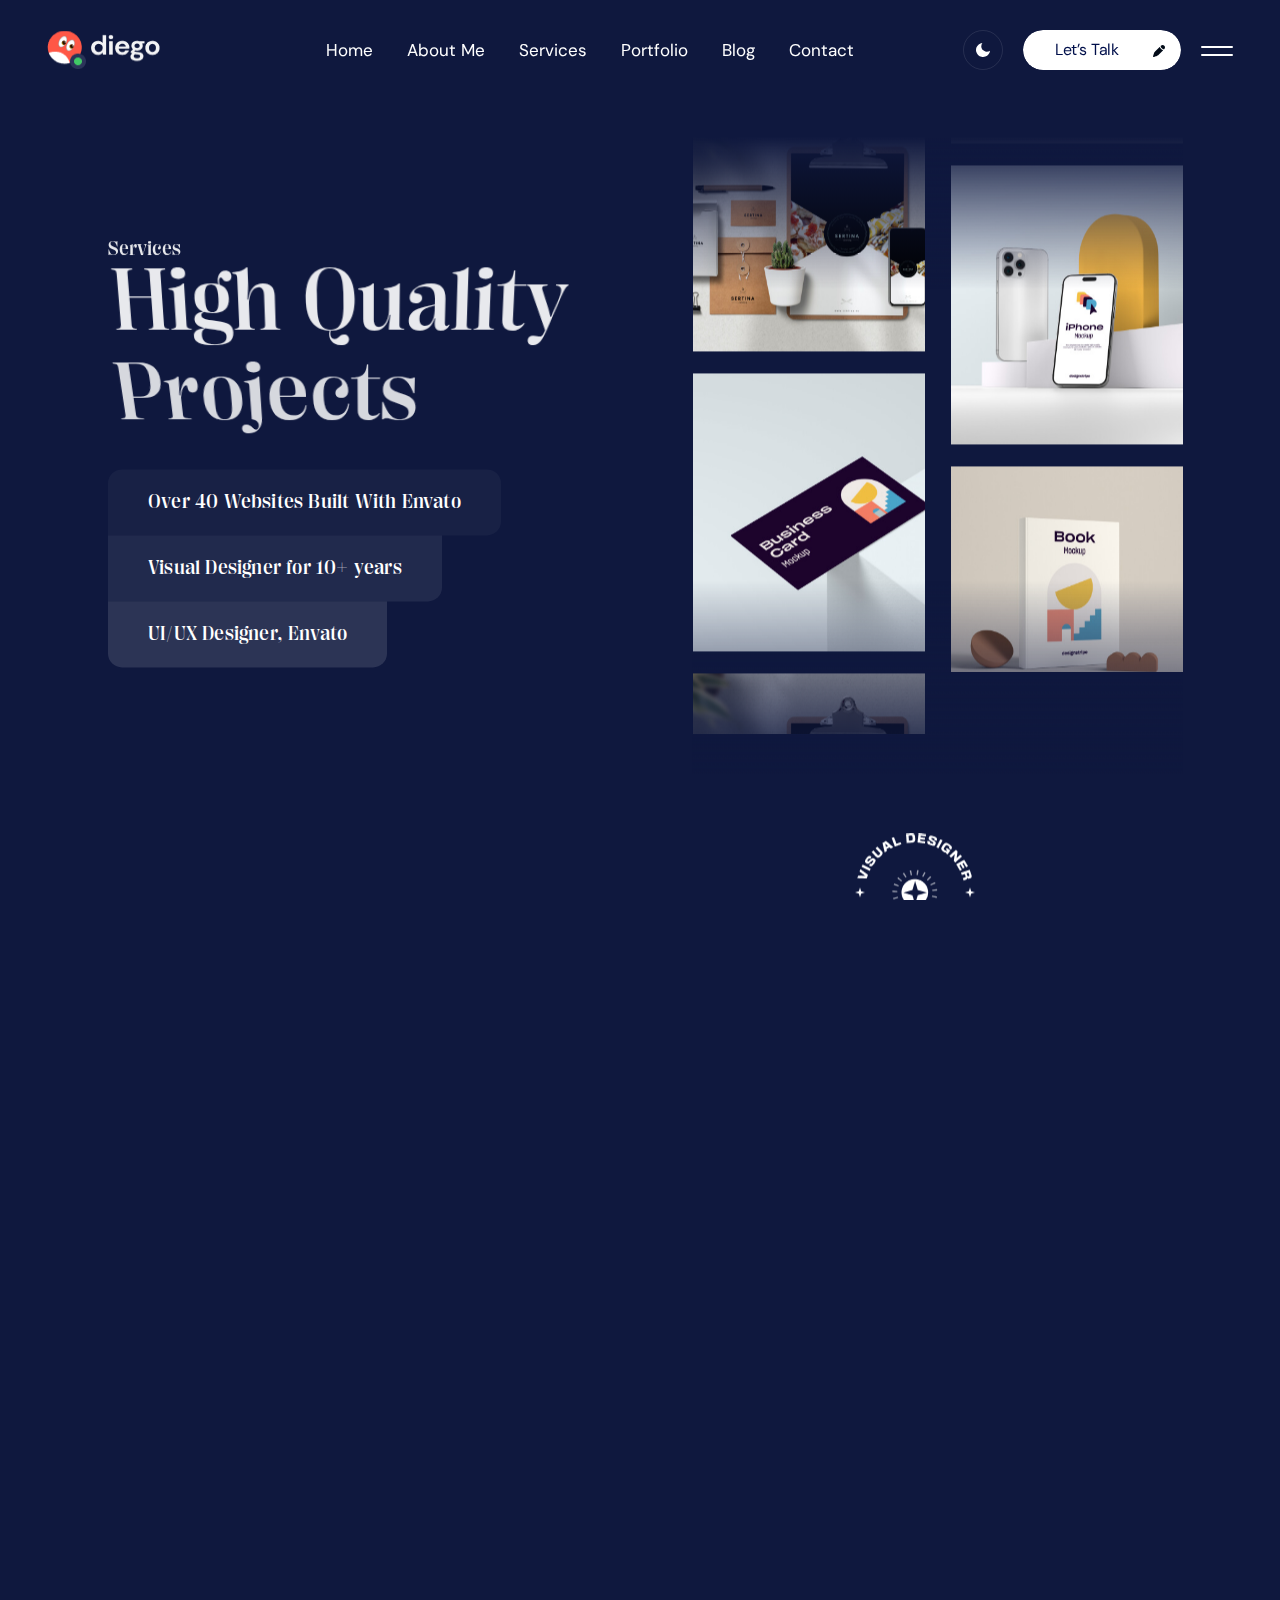
<file: service.html>
<!doctype html>
<html class="no-js" lang="zxx">

<head>
   <meta charset="utf-8">
   <meta http-equiv="x-ua-compatible" content="ie=edge">
   <title>Vlad Tkachenko Personal Website</title>
   <meta name="description" content="">
   <meta name="viewport" content="width=device-width, initial-scale=1">

   <!-- Place favicon.ico in the root directory -->
   <link rel="shortcut icon" type="image/x-icon" href="assets/img/logo/favicon.png">

   <!-- CSS here -->
   <link rel="stylesheet" href="assets/css/bootstrap.css">
   <link rel="stylesheet" href="assets/css/animate.css">
   <link rel="stylesheet" href="assets/css/custom-animation.css">
   <link rel="stylesheet" href="assets/css/swiper-bundle.css">
   <link rel="stylesheet" href="assets/css/slick.css">
   <link rel="stylesheet" href="assets/css/nice-select.css">
   <link rel="stylesheet" href="assets/css/magnific-popup.css">
   <link rel="stylesheet" href="assets/css/hover-reveal.css">
   <link rel="stylesheet" href="assets/css/font-awesome-pro.css">
   <link rel="stylesheet" href="assets/css/spacing.css">
   <link rel="stylesheet" href="assets/css/main.css">
</head>

<body class="black-bg-3">
   <!--[if lte IE 9]>
      <p class="browserupgrade">You are using an <strong>outdated</strong> browser. Please <a href="https://browsehappy.com/">upgrade your browser</a> to improve your experience and security.</p>
      <![endif]-->



   <!-- pre loader area start -->
   <div id="loading">
      <div id="loading-center">
         <div id="loading-center-absolute">
            <!-- loading content here -->
            <div class="preloader__content text-center">
               <div class="preloader__top-text d-flex align-items-center justify-content-between">
                  <p class="preloader__loading text-start">Loading</p>
                  <h2 id="tp-loading-number" class="text-end"></h2>
               </div>
               <div id="tp-loading-bar" class="preloader__bar">
                  <div id="tp-loading-line" class="preloader__bar-inner"></div>
               </div>
            </div>
         </div>
      </div>  
   </div>
   <!-- pre loader area end -->

   <!-- back to top start -->
   <div class="back-to-top-wrapper">
      <button id="back_to_top" type="button" class="back-to-top-btn">
         <svg width="12" height="7" viewBox="0 0 12 7" fill="none" xmlns="http://www.w3.org/2000/svg">
            <path d="M11 6L6 1L1 6" stroke="currentColor" stroke-width="1.5" stroke-linecap="round"
               stroke-linejoin="round" />
         </svg>
      </button>
   </div>
   <!-- back to top end -->

   <!-- offcanvas area end -->
   <div class="tp-offcanvas-area">
      <div class="tp-offcanvas-bg is-left"></div>
      <div class="tp-offcanvas-bg is-right d-none d-md-block">
         <div class="tp-offcanvas-shape">
            <img class="tp-offcanvas-shape-1" src="assets/img/offcanvas/bg-shape-2.png" alt="">
         </div>
      </div>
      <div class="tp-offcanvas-wrapper-2">
         <div class="tp-offcanvas-left">
            <div class="tp-offcanvas-left-wrap d-flex justify-content-between align-items-center">
               <div class="tpoffcanvas__logo">
                  <img class="logo-white" src="assets/img/logo/logo.png" alt="">
                  <img class="logo-black" src="assets/img/logo/logo-black.png" alt="">
               </div>
               <div class="tp-offcanvas-close d-md-none text-end">
                  <button class="tp-offcanvas-close-btn tp-offcanvas-close-btn">
                     <span class="text">
                        <span>close</span>
                     </span>
   
                     <span class="d-inline-block">
                        <span>
                           <svg width="38" height="38" viewBox="0 0 38 38" fill="none"
                              xmlns="http://www.w3.org/2000/svg">
                              <path d="M9.80859 9.80762L28.1934 28.1924" stroke="currentColor" stroke-width="1.5"
                                 stroke-linecap="round" stroke-linejoin="round" />
                              <path d="M9.80859 28.1924L28.1934 9.80761" stroke="currentColor" stroke-width="1.5"
                                 stroke-linecap="round" stroke-linejoin="round" />
                           </svg>
                        </span>
                     </span>
                     
                  </button>
               </div>
            </div>
            <div class="tp-main-menu-mobile menu-hover-active counter-row">
               <nav></nav>
            </div>
         </div>
         <div class="tp-offcanvas-right d-none d-md-block">
            <div class="tp-offcanvas-close text-end">
               <button class="tp-offcanvas-close-btn tp-offcanvas-close-btn">
                  <span class="text">
                     <span>close</span>
                  </span>

                  <span class="d-inline-block">
                     <span>
                        <svg width="38" height="38" viewBox="0 0 38 38" fill="none"
                           xmlns="http://www.w3.org/2000/svg">
                           <path d="M9.80859 9.80762L28.1934 28.1924" stroke="currentColor" stroke-width="1.5"
                              stroke-linecap="round" stroke-linejoin="round" />
                           <path d="M9.80859 28.1924L28.1934 9.80761" stroke="currentColor" stroke-width="1.5"
                              stroke-linecap="round" stroke-linejoin="round" />
                        </svg>
                     </span>
                  </span>
                  
               </button>
            </div>
            <div class="tp-offcanvas-right-inner d-flex flex-column justify-content-between h-100">
               
               <div class="tpoffcanvas__right-info">
                  <div class="tpoffcanvas__tel">
                     <a href="tel:61404093954">+61404093 954</a>
                  </div>
                  <div class="tpoffcanvas__mail">
                     <a href="mailto:vlad@doitwise.co">
                        hello <span class="__cf_email__" data-cfemail="14777b7a6075776054707d71737b3a777b79">vlad@doitwise.co</span></a>
                  </div>
                  <div class="tpoffcanvas__text">
                     <p>If in doubt. reach out.</p>
                  </div>
               </div>
               
               <div class="tpoffcanvas__social-link">
                  <ul>
                     <li><a href="#">Dribbble</a></li>
                     <li><a href="#">Instagram</a></li>
                     <li><a href="#">Linkedin</a></li>
                     <li><a href="#">Behance</a></li>
                  </ul>
               </div>
            </div>
         </div>
      </div>
   </div>
   <!-- offcanvas area start -->

   <header>
      <!-- header area start -->
      <div class="tp-header-4__area tp-header-transparent tp-header-4__mob-ptb tp-header-4__plr header">
         <div class="container-fluid">
            <div class="row align-items-center">
               <div class="col-xl-2 col-lg-6 col-md-6 col-6">
                  <div class="tp-header-3__logo">
                     <a class="logo-white" href="index.html"><img src="assets/img/logo/logo-2.png" alt=""></a>
                     <a class="logo-black" href="index.html"><img src="assets/img/logo/logo-black.png" alt=""></a>
                  </div>
               </div>
               <div class="col-xl-7 d-none d-xl-block">
                  <div class="tp-header-4__menu text-center">
                     <nav>
                        <ul>
                           <li class="has-dropdown">
                              <a href="index.html">Home</a>
                              <div class="tp-submenu submenu has-homemenu">
                                 <div class="row gx-6 row-cols-1 row-cols-md-2 row-cols-xl-3">
                                    <div class="col homemenu">
                                       <div class="homemenu-thumb mb-15">
                                          <a href="index.html"><img src="assets/img/menu/home-1.jpg" alt=""></a>
                                       </div>
                                       <div class="homemenu-content text-center">
                                          <h4 class="homemenu-title">
                                             <a href="index.html">Home 01</a>
                                          </h4>
                                       </div>
                                    </div>
                                    <div class="col homemenu">
                                       <div class="homemenu-thumb mb-15">
                                          <a href="index-2.html"><img src="assets/img/menu/home-2.jpg" alt=""></a>
                                       </div>
                                       <div class="homemenu-content text-center">
                                          <h4 class="homemenu-title">
                                             <a href="index-2.html">Home 02</a>
                                          </h4>
                                       </div>
                                    </div>
                                    <div class="col homemenu">
                                       <div class="homemenu-thumb mb-15">
                                          <a href="index.html"><img src="assets/img/menu/home-3.jpg" alt=""></a>
                                       </div>
                                       <div class="homemenu-content text-center">
                                          <h4 class="homemenu-title">
                                             <a href="index.html">Home 03</a>
                                          </h4>
                                       </div>
                                    </div>
                                 </div>
                              </div>
                           </li>
                           <li><a href="about-me.html">About Me</a></li>
                           <li><a href="service.html">Services</a>
                              <ul class="tp-submenu submenu">
                                 <li><a href="service.html">Service</a></li>
                                 <li><a href="service-details.html">Service Details</a></li>
                              </ul>
                           </li>
                           <li class="has-dropdown">
                              <a href="portfolio.html">Portfolio</a>
                              <ul class="tp-submenu submenu">
                                 <li><a href="portfolio.html">Porfolio</a></li>
                                 <li><a href="portfolio-details.html">Portfolio Details</a></li>
                              </ul>
                           </li>
                           <li class="has-dropdown">
                              <a href="blog.html">Blog</a>
                              <ul class="tp-submenu submenu">
                                 <li><a href="blog.html">Blog List</a></li>
                                 <li><a href="blog-sidebar.html">Blog Sidebar</a></li>
                                 <li><a href="blog-details.html">Blog Details</a></li>
                                 <li><a href="blog-details-2.html">Blog Details 02</a></li>
                              </ul>
                           </li>
                           <li><a href="contact.html">Contact</a></li>
                        </ul>
                     </nav>
                     <div class="offcanvas-menu-style d-none">
                        <nav class="tp-main-menu-content">
                           <ul>
                              <li class="has-dropdown">
                                 <a href="index.html">Home</a>
                                 <ul class="tp-submenu submenu">
                                    <li><a href="index.html">Freelancer</a></li>
                                    <li><a href="index-2.html">Interface Designer</a></li>
                                    <li><a href="index.html">Web Developer</a></li>
                                 </ul>
                              </li>
                              <li><a href="about-me.html">About Me</a></li>
                              <li><a href="service.html">Services</a>
                                 <ul class="tp-submenu submenu">
                                    <li><a href="service.html">Service</a></li>
                                    <li><a href="service-details.html">Service Details</a></li>
                                 </ul>
                              </li>
                              <li class="has-dropdown">
                                 <a href="portfolio.html">Portfolio</a>
                                 <ul class="tp-submenu submenu">
                                    <li><a href="portfolio.html">Porfolio</a></li>
                                    <li><a href="portfolio-details.html">Portfolio Details</a></li>
                                 </ul>
                              </li>
                              <li class="has-dropdown">
                                 <a href="blog.html">Blog</a>
                                 <ul class="tp-submenu submenu">
                                    <li><a href="blog.html">Blog List</a></li>
                                    <li><a href="blog-sidebar.html">Blog Sidebar</a></li>
                                    <li><a href="blog-details.html">Blog Details</a></li>
                                    <li><a href="blog-details-2.html">Blog Details 02</a></li>
                                 </ul>
                              </li>
                              <li><a href="contact.html">Contact</a></li>
                           </ul>
                        </nav>
                     </div>
                  </div>
               </div>
               <div class="col-xl-3 col-lg-6 col-md-6 col-6">
                  <div class="tp-header-3__right-action d-flex align-items-center justify-content-end">
                     <div class="tp-theme-toggle-single">
                        <label class="tp-theme-toggle-main themepure-theme-toggle">
                           <span class="dark">
                              <svg width="14" height="14" viewBox="0 0 14 14" fill="none"
                                 xmlns="http://www.w3.org/2000/svg">
                                 <path
                                    d="M14 7.63063C13.8774 8.95738 13.3795 10.2218 12.5645 11.2759C11.7495 12.33 10.6512 13.1301 9.39801 13.5828C8.14485 14.0354 6.78869 14.1218 5.48822 13.8319C4.18775 13.5419 2.99676 12.8875 2.05461 11.9454C1.11246 11.0032 0.458115 9.81225 0.168141 8.51178C-0.121832 7.21131 -0.0354396 5.85515 0.41721 4.60199C0.86986 3.34883 1.67005 2.2505 2.72413 1.43552C3.77822 0.620536 5.04262 0.122609 6.36937 0C5.5926 1.05088 5.21881 2.34566 5.31599 3.64884C5.41317 4.95202 5.97487 6.17704 6.89892 7.10109C7.82296 8.02513 9.04798 8.58683 10.3512 8.68401C11.6543 8.78119 12.9491 8.4074 14 7.63063Z"
                                    fill="white" />
                              </svg>
                           </span>
                           <input type="checkbox" class="themepure-theme-toggle-input">
                           <span class="light">
                              <svg width="21" height="20" viewBox="0 0 21 20" fill="none"
                                 xmlns="http://www.w3.org/2000/svg">
                                 <path
                                    d="M10.0581 14.2166C12.3522 14.2166 14.212 12.3569 14.212 10.0628C14.212 7.7687 12.3522 5.90897 10.0581 5.90897C7.76403 5.90897 5.9043 7.7687 5.9043 10.0628C5.9043 12.3569 7.76403 14.2166 10.0581 14.2166Z"
                                    fill="#FFC05A" />
                                 <path d="M10 1V2.63636" stroke="#FFC05A" stroke-width="2" stroke-linecap="round"
                                    stroke-linejoin="round" />
                                 <path d="M10 17.3637V19.0001" stroke="#FFC05A" stroke-width="2" stroke-linecap="round"
                                    stroke-linejoin="round" />
                                 <path d="M3.63477 3.63455L4.79658 4.79637" stroke="#FFC05A" stroke-width="2"
                                    stroke-linecap="round" stroke-linejoin="round" />
                                 <path d="M15.2031 15.2036L16.3649 16.3654" stroke="#FFC05A" stroke-width="2"
                                    stroke-linecap="round" stroke-linejoin="round" />
                                 <path d="M1 10.0001H2.63636" stroke="#FFC05A" stroke-width="2" stroke-linecap="round"
                                    stroke-linejoin="round" />
                                 <path d="M17.3652 10.0001H19.0016" stroke="#FFC05A" stroke-width="2"
                                    stroke-linecap="round" stroke-linejoin="round" />
                                 <path d="M3.63477 16.3654L4.79658 15.2036" stroke="#FFC05A" stroke-width="2"
                                    stroke-linecap="round" stroke-linejoin="round" />
                                 <path d="M15.2031 4.79637L16.3649 3.63455" stroke="#FFC05A" stroke-width="2"
                                    stroke-linecap="round" stroke-linejoin="round" />
                              </svg>
                           </span>
                        </label>
                     </div>
                     <div class="tp-header-3__btn d-none d-md-block">
                        <a class="tp-btn-white" href="contact.html">
                           Let’s Talk
                           <span>
                              <svg width="12" height="12" viewBox="0 0 12 12" fill="none"
                                 xmlns="http://www.w3.org/2000/svg">
                                 <path
                                    d="M4.9297 10.3651C5.12061 10.2162 5.29376 10.043 5.64006 9.69671L9.95722 5.37954C10.0616 5.27517 10.0138 5.0954 9.87438 5.04702C9.36479 4.87022 8.70189 4.53829 8.0818 3.9182C7.46171 3.29811 7.12978 2.63521 6.95299 2.12562C6.9046 1.98617 6.72483 1.9384 6.62046 2.04278L2.30329 6.35994L2.30328 6.35995C1.95699 6.70624 1.78385 6.87939 1.63494 7.0703C1.45928 7.29551 1.30868 7.53919 1.18581 7.79701C1.08164 8.01558 1.00421 8.24789 0.849336 8.71249L0.649225 9.31283L0.331026 10.2674L0.0326691 11.1625C-0.0435433 11.3911 0.0159628 11.6432 0.186379 11.8136C0.356795 11.984 0.608868 12.0435 0.837505 11.9673L1.73258 11.669L2.68717 11.3508L3.28751 11.1507C3.75211 10.9958 3.98442 10.9184 4.20299 10.8142C4.46082 10.6913 4.70449 10.5407 4.9297 10.3651Z"
                                    fill="currentcolor" />
                                 <path
                                    d="M11.3089 4.02783C12.2304 3.10641 12.2304 1.61249 11.3089 0.691067C10.3875 -0.230356 8.89359 -0.230356 7.97217 0.691067L7.83337 0.82986C7.69944 0.963792 7.63876 1.15087 7.67222 1.3373C7.69327 1.45458 7.73229 1.62603 7.80327 1.83063C7.94522 2.23979 8.21329 2.77689 8.7182 3.2818C9.22311 3.78671 9.76021 4.05478 10.1694 4.19673C10.374 4.26772 10.5454 4.30673 10.6627 4.32778C10.8491 4.36124 11.0362 4.30056 11.1701 4.16663L11.3089 4.02783Z"
                                    fill="currentcolor" />
                              </svg>
                           </span>
                        </a>
                     </div>
                     <div class="tp-header-3__bar">
                        <button class=" tp-menu-bar tp-offcanvas-open-btn">
                           <svg width="32" height="10" viewBox="0 0 32 10" fill="none" xmlns="http://www.w3.org/2000/svg">
                              <path d="M31 1H1" stroke="currentcolor" stroke-width="2" stroke-linecap="round" />
                              <path d="M31 9H1" stroke="currentcolor" stroke-width="2" stroke-linecap="round" />
                           </svg>
                        </button>
                     </div>
                  </div>
               </div>
            </div>
         </div>
      </div>
      <!-- header area end -->
   </header>

   <header>
      <!-- header area start -->
      <div class="tp-header-4__area tp-header-transparent tp-header-4__mob-ptb tp-header-4__plr tp-int-menu tp-header-sticky-cloned">
         <div class="container-fluid">
            <div class="row align-items-center">
               <div class="col-xl-2 col-lg-6 col-md-6 col-6">
                  <div class="tp-header-3__logo">
                     <a class="logo-white" href="index.html"><img src="assets/img/logo/logo-2.png" alt=""></a>
                     <a class="logo-black" href="index.html"><img src="assets/img/logo/logo-black.png" alt=""></a>
                  </div>
               </div>
               <div class="col-xl-7 d-none d-xl-block">
                  <div class="tp-header-4__menu text-center">
                     <nav>
                        <ul>
                           <li class="has-dropdown">
                              <a href="index.html">Home</a>
                              <div class="tp-submenu submenu has-homemenu">
                                 <div class="row gx-6 row-cols-1 row-cols-md-2 row-cols-xl-3">
                                    <div class="col homemenu">
                                       <div class="homemenu-thumb mb-15">
                                          <a href="index.html"><img src="assets/img/menu/home-1.jpg" alt=""></a>
                                       </div>
                                       <div class="homemenu-content text-center">
                                          <h4 class="homemenu-title">
                                             <a href="index.html">Home 01</a>
                                          </h4>
                                       </div>
                                    </div>
                                    <div class="col homemenu">
                                       <div class="homemenu-thumb mb-15">
                                          <a href="index-2.html"><img src="assets/img/menu/home-2.jpg" alt=""></a>
                                       </div>
                                       <div class="homemenu-content text-center">
                                          <h4 class="homemenu-title">
                                             <a href="index-2.html">Home 02</a>
                                          </h4>
                                       </div>
                                    </div>
                                    <div class="col homemenu">
                                       <div class="homemenu-thumb mb-15">
                                          <a href="index.html"><img src="assets/img/menu/home-3.jpg" alt=""></a>
                                       </div>
                                       <div class="homemenu-content text-center">
                                          <h4 class="homemenu-title">
                                             <a href="index.html">Home 03</a>
                                          </h4>
                                       </div>
                                    </div>
                                 </div>
                              </div>
                           </li>
                           <li><a href="about-me.html">About Me</a></li>
                           <li><a href="service.html">Services</a>
                              <ul class="tp-submenu submenu">
                                 <li><a href="service.html">Service</a></li>
                                 <li><a href="service-details.html">Service Details</a></li>
                              </ul>
                           </li>
                           <li class="has-dropdown">
                              <a href="portfolio.html">Portfolio</a>
                              <ul class="tp-submenu submenu">
                                 <li><a href="portfolio.html">Porfolio</a></li>
                                 <li><a href="portfolio-details.html">Portfolio Details</a></li>
                              </ul>
                           </li>
                           <li class="has-dropdown">
                              <a href="blog.html">Blog</a>
                              <ul class="tp-submenu submenu">
                                 <li><a href="blog.html">Blog List</a></li>
                                 <li><a href="blog-sidebar.html">Blog Sidebar</a></li>
                                 <li><a href="blog-details.html">Blog Details</a></li>
                                 <li><a href="blog-details-2.html">Blog Details 02</a></li>
                              </ul>
                           </li>
                           <li><a href="contact.html">Contact</a></li>
                        </ul>
                     </nav>
                     <div class="offcanvas-menu-style d-none">
                        <nav class="tp-main-menu-content">
                           <ul>
                              <li class="has-dropdown">
                                 <a href="index.html">Home</a>
                                 <ul class="tp-submenu submenu">
                                    <li><a href="index.html">Freelancer</a></li>
                                    <li><a href="index-2.html">Interface Designer</a></li>
                                    <li><a href="index.html">Web Developer</a></li>
                                 </ul>
                              </li>
                              <li><a href="about-me.html">About Me</a></li>
                              <li><a href="service.html">Services</a>
                                 <ul class="tp-submenu submenu">
                                    <li><a href="service.html">Service</a></li>
                                    <li><a href="service-details.html">Service Details</a></li>
                                 </ul>
                              </li>
                              <li class="has-dropdown">
                                 <a href="portfolio.html">Portfolio</a>
                                 <ul class="tp-submenu submenu">
                                    <li><a href="portfolio.html">Porfolio</a></li>
                                    <li><a href="portfolio-details.html">Portfolio Details</a></li>
                                 </ul>
                              </li>
                              <li class="has-dropdown">
                                 <a href="blog.html">Blog</a>
                                 <ul class="tp-submenu submenu">
                                    <li><a href="blog.html">Blog List</a></li>
                                    <li><a href="blog-sidebar.html">Blog Sidebar</a></li>
                                    <li><a href="blog-details.html">Blog Details</a></li>
                                    <li><a href="blog-details-2.html">Blog Details 02</a></li>
                                 </ul>
                              </li>
                              <li><a href="contact.html">Contact</a></li>
                           </ul>
                        </nav>
                     </div>
                  </div>
               </div>
               <div class="col-xl-3 col-lg-6 col-md-6 col-6">
                  <div class="tp-header-3__right-action d-flex align-items-center justify-content-end">
                     <div class="tp-theme-toggle-single">
                        <label class="tp-theme-toggle-main themepure-theme-toggle">
                           <span class="dark">
                              <svg width="14" height="14" viewBox="0 0 14 14" fill="none"
                                 xmlns="http://www.w3.org/2000/svg">
                                 <path
                                    d="M14 7.63063C13.8774 8.95738 13.3795 10.2218 12.5645 11.2759C11.7495 12.33 10.6512 13.1301 9.39801 13.5828C8.14485 14.0354 6.78869 14.1218 5.48822 13.8319C4.18775 13.5419 2.99676 12.8875 2.05461 11.9454C1.11246 11.0032 0.458115 9.81225 0.168141 8.51178C-0.121832 7.21131 -0.0354396 5.85515 0.41721 4.60199C0.86986 3.34883 1.67005 2.2505 2.72413 1.43552C3.77822 0.620536 5.04262 0.122609 6.36937 0C5.5926 1.05088 5.21881 2.34566 5.31599 3.64884C5.41317 4.95202 5.97487 6.17704 6.89892 7.10109C7.82296 8.02513 9.04798 8.58683 10.3512 8.68401C11.6543 8.78119 12.9491 8.4074 14 7.63063Z"
                                    fill="white" />
                              </svg>
                           </span>
                           <input type="checkbox" class="themepure-theme-toggle-input">
                           <span class="light">
                              <svg width="21" height="20" viewBox="0 0 21 20" fill="none"
                                 xmlns="http://www.w3.org/2000/svg">
                                 <path
                                    d="M10.0581 14.2166C12.3522 14.2166 14.212 12.3569 14.212 10.0628C14.212 7.7687 12.3522 5.90897 10.0581 5.90897C7.76403 5.90897 5.9043 7.7687 5.9043 10.0628C5.9043 12.3569 7.76403 14.2166 10.0581 14.2166Z"
                                    fill="#FFC05A" />
                                 <path d="M10 1V2.63636" stroke="#FFC05A" stroke-width="2" stroke-linecap="round"
                                    stroke-linejoin="round" />
                                 <path d="M10 17.3637V19.0001" stroke="#FFC05A" stroke-width="2" stroke-linecap="round"
                                    stroke-linejoin="round" />
                                 <path d="M3.63477 3.63455L4.79658 4.79637" stroke="#FFC05A" stroke-width="2"
                                    stroke-linecap="round" stroke-linejoin="round" />
                                 <path d="M15.2031 15.2036L16.3649 16.3654" stroke="#FFC05A" stroke-width="2"
                                    stroke-linecap="round" stroke-linejoin="round" />
                                 <path d="M1 10.0001H2.63636" stroke="#FFC05A" stroke-width="2" stroke-linecap="round"
                                    stroke-linejoin="round" />
                                 <path d="M17.3652 10.0001H19.0016" stroke="#FFC05A" stroke-width="2"
                                    stroke-linecap="round" stroke-linejoin="round" />
                                 <path d="M3.63477 16.3654L4.79658 15.2036" stroke="#FFC05A" stroke-width="2"
                                    stroke-linecap="round" stroke-linejoin="round" />
                                 <path d="M15.2031 4.79637L16.3649 3.63455" stroke="#FFC05A" stroke-width="2"
                                    stroke-linecap="round" stroke-linejoin="round" />
                              </svg>
                           </span>
                        </label>
                     </div>
                     <div class="tp-header-3__btn d-none d-md-block">
                        <a class="tp-btn-white" href="contact.html">
                           Let’s Talk
                           <span>
                              <svg width="12" height="12" viewBox="0 0 12 12" fill="none"
                                 xmlns="http://www.w3.org/2000/svg">
                                 <path
                                    d="M4.9297 10.3651C5.12061 10.2162 5.29376 10.043 5.64006 9.69671L9.95722 5.37954C10.0616 5.27517 10.0138 5.0954 9.87438 5.04702C9.36479 4.87022 8.70189 4.53829 8.0818 3.9182C7.46171 3.29811 7.12978 2.63521 6.95299 2.12562C6.9046 1.98617 6.72483 1.9384 6.62046 2.04278L2.30329 6.35994L2.30328 6.35995C1.95699 6.70624 1.78385 6.87939 1.63494 7.0703C1.45928 7.29551 1.30868 7.53919 1.18581 7.79701C1.08164 8.01558 1.00421 8.24789 0.849336 8.71249L0.649225 9.31283L0.331026 10.2674L0.0326691 11.1625C-0.0435433 11.3911 0.0159628 11.6432 0.186379 11.8136C0.356795 11.984 0.608868 12.0435 0.837505 11.9673L1.73258 11.669L2.68717 11.3508L3.28751 11.1507C3.75211 10.9958 3.98442 10.9184 4.20299 10.8142C4.46082 10.6913 4.70449 10.5407 4.9297 10.3651Z"
                                    fill="currentcolor" />
                                 <path
                                    d="M11.3089 4.02783C12.2304 3.10641 12.2304 1.61249 11.3089 0.691067C10.3875 -0.230356 8.89359 -0.230356 7.97217 0.691067L7.83337 0.82986C7.69944 0.963792 7.63876 1.15087 7.67222 1.3373C7.69327 1.45458 7.73229 1.62603 7.80327 1.83063C7.94522 2.23979 8.21329 2.77689 8.7182 3.2818C9.22311 3.78671 9.76021 4.05478 10.1694 4.19673C10.374 4.26772 10.5454 4.30673 10.6627 4.32778C10.8491 4.36124 11.0362 4.30056 11.1701 4.16663L11.3089 4.02783Z"
                                    fill="currentcolor" />
                              </svg>
                           </span>
                        </a>
                     </div>
                     <div class="tp-header-3__bar">
                        <button class=" tp-menu-bar tp-offcanvas-open-btn">
                           <svg width="32" height="10" viewBox="0 0 32 10" fill="none" xmlns="http://www.w3.org/2000/svg">
                              <path d="M31 1H1" stroke="currentcolor" stroke-width="2" stroke-linecap="round" />
                              <path d="M31 9H1" stroke="currentcolor" stroke-width="2" stroke-linecap="round" />
                           </svg>
                        </button>
                     </div>
                  </div>
               </div>
            </div>
         </div>
      </div>
      <!-- header area start -->
   </header>



   <div id="smooth-wrapper">
      <div id="smooth-content">
         <main>

            <!-- service-slider area start -->
            <div class="sv-inner__slider-area black-bg-3 sv-inner__slider-plr">
               <div class="container-fluid">
                  <div class="row align-items-center">
                     <div class="col-xl-6 col-lg-6">
                        <div class="sv-inner__slider-content-main d-flex justify-content-xl-end justify-content-start">
                           <div class="sv-inner__slider-content-wrap">
                              <div class="sv-inner__slider-title-box">
                                 <span class="sv-inner__slider-subtitle tp_title_anim">Services</span>
                                 <h4 class="sv-inner__slider-title tp_title_anim">High Quality Projects</h4>
                              </div>
                              <div class="sv-inner__service-list-wrap">
                                 <div class="sv-inner__service-list list-1 wow tpfadeUp" data-wow-duration=".9s" data-wow-delay=".3s">
                                    <span>Over 40 Websites Built With Envato</span>
                                 </div>
                                 <div class="sv-inner__service-list list-2 wow tpfadeUp" data-wow-duration=".9s" data-wow-delay=".5s">
                                    <span>Visual Designer for 10+ years</span>
                                 </div>
                                 <div class="sv-inner__service-list list-3 wow tpfadeUp" data-wow-duration=".9s" data-wow-delay=".7s">
                                    <span>UI/UX Designer, Envato</span>
                                 </div>
                              </div>
                           </div>
                        </div>
                     </div>
                     <div class="col-xl-6 col-lg-6">
                        <div class="sv-inner__slider-main">
                           <div class="row">
                              <div class="col-xl-6 col-lg-6 col-md-6">
                                 <div class="sv-inner__slider-wrapper">
                                    <div class="sv-inner__slider-active-1">
                                       <div class="sv-inner__slider-item">
                                          <img src="assets/img/services/slider/services-slider-1.jpg" alt="">
                                       </div>
                                       <div class="sv-inner__slider-item">
                                          <img src="assets/img/services/slider/services-slider-2.jpg" alt="">
                                       </div>
                                       <div class="sv-inner__slider-item">
                                          <img src="assets/img/services/slider/services-slider-1.jpg" alt="">
                                       </div>
                                       <div class="sv-inner__slider-item">
                                          <img src="assets/img/services/slider/services-slider-2.jpg" alt="">
                                       </div>
                                       <div class="sv-inner__slider-item">
                                          <img src="assets/img/services/slider/services-slider-1.jpg" alt="">
                                       </div>
                                       <div class="sv-inner__slider-item">
                                          <img src="assets/img/services/slider/services-slider-2.jpg" alt="">
                                       </div>
                                       <div class="sv-inner__slider-item">
                                          <img src="assets/img/services/slider/services-slider-1.jpg" alt="">
                                       </div>
                                       <div class="sv-inner__slider-item">
                                          <img src="assets/img/services/slider/services-slider-2.jpg" alt="">
                                       </div>
                                       <div class="sv-inner__slider-item">
                                          <img src="assets/img/services/slider/services-slider-1.jpg" alt="">
                                       </div>
                                    </div>
                                 </div>
                              </div>
                              <div class="col-xl-6 col-lg-6 col-md-6">
                                 <div class="sv-inner__slider-wrapper">
                                    <div class="sv-inner__slider-active-2">
                                       <div class="sv-inner__slider-item">
                                          <img src="assets/img/services/slider/services-slider-3.jpg" alt="">
                                       </div>
                                       <div class="sv-inner__slider-item">
                                          <img src="assets/img/services/slider/services-slider-4.jpg" alt="">
                                       </div>
                                       <div class="sv-inner__slider-item">
                                          <img src="assets/img/services/slider/services-slider-3.jpg" alt="">
                                       </div>
                                       <div class="sv-inner__slider-item">
                                          <img src="assets/img/services/slider/services-slider-4.jpg" alt="">
                                       </div>
                                       <div class="sv-inner__slider-item">
                                          <img src="assets/img/services/slider/services-slider-3.jpg" alt="">
                                       </div>
                                       <div class="sv-inner__slider-item">
                                          <img src="assets/img/services/slider/services-slider-4.jpg" alt="">
                                       </div>
                                       <div class="sv-inner__slider-item">
                                          <img src="assets/img/services/slider/services-slider-3.jpg" alt="">
                                       </div>
                                       <div class="sv-inner__slider-item">
                                          <img src="assets/img/services/slider/services-slider-4.jpg" alt="">
                                       </div>
                                       <div class="sv-inner__slider-item">
                                          <img src="assets/img/services/slider/services-slider-3.jpg" alt="">
                                       </div>
                                    </div>
                                 </div>
                              </div>
                           </div>
                        </div>

                     </div>
                  </div>
               </div>
            </div>
            <!-- service-slider area end -->


            <!-- service area start -->
            <div class="tp-service-3__area services-panel-area tp-service-3__overlay-bg sv-iiner__customize black-bg-2 pt-150 pb-125 z-index-1">
               <div class="tp-service-3__circle-img d-none d-md-block">
                  <span class="text-img">
                     <img src="assets/img/footer/footer-circle-img.png" alt="">
                  </span>
                  <div class="shape">
                     <svg width="260" height="70" viewBox="0 0 260 70" fill="none" xmlns="http://www.w3.org/2000/svg">
                        <path
                           d="M68.7285 34.1352C48.3941 10.6976 13.8796 0.514191 0 0.514191C93.4783 0.514191 276.081 -0.642708 258.863 0.514191C236.79 1.99739 217.224 6.94161 191.137 34.1352C140.468 93.9609 98.3272 68.2507 68.7285 34.1352Z"
                           fill="currentcolor" />
                     </svg>
                  </div>
               </div>
               <div class="tp-service-3__shape-1">
                  <img src="assets/img/portfolio/shape-1.png" alt="">
               </div>
               <div class="tp-service-3__shape-2 d-none d-lg-block">
                  <img src="assets/img/portfolio/shape-2.png" alt="">
               </div>
               <div class="tp-service-3__shape-3">
                  <img data-speed="1.2" src="assets/img/portfolio/star.png" alt="">
               </div>
               <div class="container">
                  <div class="row">
                     <div class="col-xl-5 col-lg-5">
                        <div class="tp-service-3__title-box services-panel-pin">
                           <span class="tp-section-subtitle-3 tp_title_anim">OUR PROCESS</span>
                           <h3 class="tp-section-title-3 tp_title_anim">How We <br> Carry Out Our Projects</h3>
                           <p class="tp_title_anim">We offer a range of services to help elevate <br> your brand & drive results.</p>
                        </div>
                     </div>
                     <div class="col-xl-7 col-lg-7">
                        <div class="tp-service-3__right-wrap">
                           <div class="tp-service-3__item d-flex align-items-start mb-25 services-panel">
                              <div class="tp-service-3__icon">
                                 <span>
                                    <svg width="80" height="80" viewBox="0 0 80 80" fill="none"
                                       xmlns="http://www.w3.org/2000/svg">
                                       <g style="mix-blend-mode:luminosity">
                                          <path
                                             d="M79.9865 59.8142L79.9969 59.7725C79.999 59.7621 79.999 59.7496 79.9969 59.7392C80.001 59.7141 80.001 59.6872 79.9969 59.6621V0.403101C80.001 0.37602 80.001 0.351021 79.9969 0.323939C79.999 0.313523 79.999 0.303107 79.9969 0.290607L79.9865 0.251027C79.9865 0.236444 79.9719 0.223944 79.9656 0.211446C79.9614 0.20103 79.9552 0.190613 79.9469 0.180198C79.9198 0.13645 79.8822 0.0989526 79.8385 0.0697873C79.8301 0.0635381 79.8239 0.059371 79.8156 0.0552049L79.776 0.0322896L79.7364 0.0197903H79.7009C79.6738 0.011458 79.6447 0.00520823 79.6155 0.00312462H20.3298C20.3048 -0.00104154 20.2777 -0.00104154 20.2527 0.00312462H20.2194L20.1777 0.0156239L20.1381 0.036456C20.1277 0.0406226 20.1172 0.0468724 20.1089 0.0531217C20.086 0.0677043 20.0651 0.08437 20.0485 0.103119L0.103165 20.0582C0.0823239 20.0749 0.065651 20.0957 0.053146 20.1187C0.044809 20.1269 0.040641 20.1394 0.034389 20.1498C0.034389 20.1623 0.0198 20.1727 0.013547 20.1873L0.003126 20.2269C0.001042 20.2394 0.001042 20.2499 0.003126 20.2624C-0.001042 20.2874 -0.001042 20.3145 0.003126 20.3395V79.5984C-0.001042 79.6234 -0.001042 79.6505 0.003126 79.6755C0.001042 79.688 0.001042 79.6985 0.003126 79.711L0.013547 79.7505C0.0198 79.7651 0.0281359 79.7776 0.036473 79.7901C0.040641 79.8005 0.044809 79.8109 0.053146 79.8192C0.08024 79.8651 0.117755 79.9005 0.161522 79.9297C0.171942 79.938 0.182363 79.9422 0.192784 79.9464L0.232383 79.9671L0.271981 79.9796H0.307412C0.332421 79.9901 0.357432 79.9942 0.384525 79.9984H59.6702C59.6952 80.0005 59.7223 80.0005 59.7473 79.9984H59.7827L59.8223 79.9859L59.8619 79.965C59.8723 79.9609 59.8828 79.9546 59.8911 79.9484C59.914 79.9339 59.9349 79.9172 59.9515 79.8984L79.8968 59.9621C79.9177 59.9433 79.9343 59.9246 79.9469 59.9017C79.9552 59.8913 79.9594 59.883 79.9635 59.8705C79.9719 59.8517 79.9802 59.8329 79.9865 59.8142ZM20.73 20.7394H59.27V59.2621H20.73V20.7394ZM60.0703 20.5061L79.2153 1.36971V59.2621H60.0703V20.5061ZM59.5035 19.9394H20.73V0.803078H78.6484L59.5035 19.9394ZM19.9297 19.9394H1.35157L19.9297 1.36971V19.9394ZM0.78468 20.7394H19.9297V59.4954L0.78468 78.6318V20.7394ZM20.4965 60.0621H59.27V79.1985H1.35157L20.4965 60.0621ZM60.0703 60.0621H78.6484L60.0703 78.6318V60.0621Z"
                                             fill="white" />
                                       </g>
                                    </svg>
                                 </span>
                              </div>
                              <div class="tp-service-3__content">
                                 <h3 class="tp-service-3__content-title"><a href="service-details.html">Design <br> Strategy</a></h3>
                                 <p>We always ensure that it combines a clean <br> and beautiful visual design.</p>
                                 <div class="tp-service-3__content-tag">
                                    <span class="mr-5">UI/UX Audit</span>
                                    <span>Workshops</span>
                                 </div>
                              </div>
                           </div>
                           <div class="tp-service-3__item d-flex align-items-start mb-25 services-panel">
                              <div class="tp-service-3__icon">
                                 <span>
                                    <svg width="76" height="81" viewBox="0 0 76 81" fill="none"
                                       xmlns="http://www.w3.org/2000/svg">
                                       <path
                                          d="M69.5868 74.2335L67.7472 72.2468L62.7431 66.8405L55.3849 58.8938L46.3679 49.1491L36.5428 38.5328L26.5746 27.7625L17.3267 17.7719L9.47917 9.29377L3.86016 3.22445L1.18744 0.328861L1.07701 0.207179L0.474702 1.24522L2.44976 2.06721L7.82534 4.30223L15.7833 7.62247L25.4905 11.6579L36.1187 16.0808L46.8472 20.5508L56.8857 24.7253L65.333 28.2393L71.4063 30.7673C72.3624 31.1647 73.3111 31.5943 74.2798 31.9618L74.4027 32.0115L73.9435 31.3956L73.4014 35.7191L72.1089 46.0226L70.5354 58.5536L69.1852 69.3264L68.736 72.9099C68.6658 73.4686 68.5579 74.0373 68.5227 74.601C68.524 74.625 68.524 74.649 68.5227 74.673C68.5234 74.8375 68.5897 74.995 68.7072 75.1113C68.8247 75.2276 68.9839 75.2932 69.1501 75.2939C69.3153 75.2901 69.4727 75.2235 69.5895 75.1078C69.7064 74.9922 69.7737 74.8365 69.7775 74.673L70.3196 70.3495L71.612 60.0461L73.1856 47.5151L74.5357 36.7423L74.985 33.1687C75.0552 32.61 75.1656 32.0413 75.1983 31.4776C75.1983 31.4552 75.1983 31.4304 75.1983 31.4056C75.2359 31.1125 74.9724 30.9089 74.739 30.8071L72.7639 29.9851L67.3884 27.7501L59.4103 24.4422L49.7057 20.3944L39.0775 15.9715L28.3489 11.5015L18.3105 7.32695L9.86565 3.83039L3.79491 1.30482C2.83875 0.907484 1.89013 0.475379 0.921419 0.107843L0.798435 0.0581764C0.178562 -0.190159 -0.192858 0.683984 0.188603 1.09622L2.02815 3.0829L7.03231 8.48916L14.388 16.4359L23.405 26.1806L33.2301 36.7969L43.1983 47.5647L52.4437 57.5553L60.2962 66.0409L65.9127 72.1102L68.5855 74.9984L68.6984 75.12C69.2379 75.7036 70.1314 74.822 69.5868 74.2335Z"
                                          fill="#E7ECFF" />
                                       <path
                                          d="M11.5541 79.4036L11.278 77.2903L10.5252 71.5637L9.42094 63.1004L8.06825 52.7523L6.58507 41.4033L5.09687 30.0246L3.70153 19.3462L2.52201 10.3217L1.67627 3.86494C1.54327 2.84925 1.46297 1.81121 1.27726 0.802965C1.26878 0.759475 1.26291 0.715525 1.25969 0.671347L0.474178 1.245L2.46178 2.07196L7.84238 4.30698L15.7828 7.61977L25.4824 11.6552L36.1106 16.0756L46.8743 20.5456L56.8425 24.6903L65.3249 28.2167L71.4007 30.7448C72.3594 31.1446 73.308 31.5767 74.2792 31.9417L74.4047 31.9939C74.5648 32.0374 74.7357 32.0163 74.8801 31.9353C75.0245 31.8543 75.1306 31.72 75.1752 31.5618C75.2158 31.4032 75.1932 31.2352 75.1118 31.0927C75.0305 30.9503 74.8968 30.8443 74.7385 30.7969L72.7509 29.9799L67.3678 27.7449L59.4148 24.442L49.7127 20.3966L39.087 15.9763L28.3258 11.5062L18.3576 7.3615L9.87767 3.83017L3.80192 1.29715C2.84325 0.899817 1.8921 0.465228 0.923392 0.100175L0.797912 0.0480269C0.704843 0.0228193 0.607157 0.0191936 0.512441 0.037432C0.417725 0.0556704 0.32854 0.0952807 0.251815 0.153184C0.17509 0.211087 0.112886 0.285722 0.0700585 0.371284C0.027231 0.456847 0.00493324 0.551029 0.00488281 0.646512L0.280934 2.75985L1.03382 8.48646L2.14056 16.9473L3.48571 27.3078L4.97139 38.6592L6.45709 50.038L7.85493 60.7164L9.03445 69.7409L9.87767 76.1976C10.0132 77.2183 10.1437 78.2389 10.2792 79.2596C10.2792 79.3043 10.2792 79.349 10.2968 79.3937C10.3018 79.5568 10.3695 79.7118 10.4861 79.8272C10.6027 79.9425 10.7594 80.0095 10.9242 80.0145C11.09 80.0126 11.2484 79.9466 11.3657 79.8305C11.4829 79.7145 11.5496 79.5577 11.5516 79.3937L11.5541 79.4036Z"
                                          fill="#E7ECFF" />
                                       <path
                                          d="M74.412 31.147L72.703 32.4359L68.0577 35.93L61.2065 41.0978L52.852 47.3981L43.7045 54.2969L34.4691 61.2503L25.8612 67.7417L18.5833 73.2275L13.3533 77.1735L10.8713 79.0435L10.7659 79.1254C10.4471 79.3738 10.7659 79.9027 11.0821 79.6594L12.7886 78.373L17.4364 74.8665L24.2876 69.7011L32.6421 63.4008L41.7896 56.5021L51.0225 49.5487L59.6355 43.0671L66.9133 37.5814L72.1408 33.6304L74.6228 31.7604L74.7282 31.6785C75.047 31.4301 74.7282 30.9012 74.412 31.1421V31.147Z"
                                          fill="#E7ECFF" />
                                       <path
                                          d="M11.5539 79.4037L11.2778 77.2903L10.5249 71.5637L9.42069 63.1005L8.06801 52.7523L6.58482 41.4034L5.09662 30.0247L3.70128 19.3462L2.52176 10.3217L1.67603 3.86501C1.54302 2.84932 1.46272 1.81128 1.27701 0.803039C1.26853 0.759549 1.26266 0.715599 1.25944 0.671421L0.187833 1.09856L2.02487 3.08524L6.99891 8.4617L14.3621 16.4258L23.3691 26.1655L33.1791 36.7769L43.1373 47.5373L52.3701 57.5228L60.2026 66.0109L65.8116 72.0753L68.4843 74.961L68.5972 75.0826L69.0389 74.0222L67.483 74.1514L63.2467 74.4966L57.0154 75.0081L49.3787 75.6339L41.0116 76.3169L32.5969 77.0072L24.7192 77.6504L18.0638 78.1968L13.2855 78.5792C12.5326 78.6413 11.7797 78.6934 11.0268 78.763H10.929C10.1284 78.8275 10.1234 80.0692 10.929 80.0046L12.4849 79.8755L16.7211 79.5303L22.9525 79.0188L30.5892 78.4128L38.9563 77.7274L47.3634 77.0395L55.2411 76.3939L61.8991 75.8475L66.6849 75.4551C67.4378 75.3931 68.1907 75.3409 68.9436 75.2714H69.0414C69.1636 75.2678 69.2822 75.2294 69.3829 75.1607C69.4835 75.0921 69.562 74.9961 69.6089 74.8844C69.6558 74.7727 69.6692 74.65 69.6473 74.531C69.6254 74.4119 69.5693 74.3017 69.4856 74.2135L67.6486 72.2268L62.667 66.8404L55.3038 58.8763L46.2994 49.1241L36.4893 38.5128L26.5362 27.7474L17.3034 17.7619L9.46335 9.29363L3.85437 3.22679L1.18667 0.328717L1.07624 0.207035C0.734937 -0.160501 -0.0681422 0.102732 0.00463641 0.646586L0.280687 2.75992L1.03357 8.48654L2.14032 16.9473L3.48546 27.3079L4.97114 38.6593L6.45684 50.038L7.85468 60.7164L9.0342 69.7409L9.87742 76.1977C10.0129 77.2183 10.1435 78.239 10.279 79.2596C10.279 79.3043 10.279 79.349 10.2965 79.3937C10.3016 79.5568 10.3693 79.7119 10.4859 79.8272C10.6025 79.9426 10.7591 80.0096 10.9239 80.0146C11.0885 80.0134 11.2461 79.949 11.3636 79.835C11.4811 79.7211 11.5493 79.5664 11.5539 79.4037Z"
                                          fill="#E7ECFF" />
                                       <path
                                          d="M0.309282 0.733456L0.846327 1.70445L2.35209 4.41875L4.61827 8.54857L7.5269 13.8207L10.8898 19.9174L14.5287 26.5281L18.2931 33.3573L21.9898 40.0623L25.4882 46.4023L28.5976 52.0396L31.1524 56.6685L32.9794 59.9813L33.9129 61.6725C34.1036 62.0177 34.4776 62.0822 34.839 62.2163L38.6034 63.612L44.6842 65.8718L51.8616 68.539L59.019 71.1986L64.9392 73.3989L68.4326 74.6952L68.8994 74.869C69.2783 75.0106 69.4414 74.4096 69.0675 74.2705L65.6043 72.9842L57.3225 69.9073L47.2841 66.1823L38.631 62.9688L35.7801 61.9084C35.3401 61.713 34.8873 61.5471 34.4249 61.4117L34.3646 61.3894L34.5504 61.5334L33.6494 59.8944L31.1925 55.4417L27.5586 48.8534L23.1467 40.8322L18.3132 32.0684L13.4144 23.2004L8.84696 14.9209L4.9922 7.9178L2.23164 2.90391C1.79496 2.11172 1.37335 1.30463 0.916603 0.519887C0.896526 0.487604 0.878951 0.452836 0.861384 0.418069C0.668144 0.0679159 0.126076 0.38082 0.319315 0.733456H0.309282Z"
                                          fill="#E7ECFF" />
                                    </svg>
                                 </span>
                              </div>
                              <div class="tp-service-3__content">
                                 <h3 class="tp-service-3__content-title"><a href="service-details.html">Product <br> Leadership</a></h3>
                                 <p>We always ensure that it combines a clean <br> and beautiful visual design.</p>
                                 <div class="tp-service-3__content-tag">
                                    <span class="mr-5">UI/UX Audit</span>
                                    <span>Workshops</span>
                                 </div>
                              </div>
                           </div>
                           <div class="tp-service-3__item d-flex align-items-start mb-25 services-panel">
                              <div class="tp-service-3__icon">
                                 <span>
                                    <svg width="80" height="80" viewBox="0 0 80 80" fill="none"
                                       xmlns="http://www.w3.org/2000/svg">
                                       <path
                                          d="M65.6544 14.3406C69.1311 17.8199 72.3509 21.6053 74.9636 25.7851C75.9797 27.3684 76.8598 29.0348 77.5944 30.7667C77.8965 31.493 78.1504 32.2383 78.3546 32.998C78.5225 33.5913 78.632 34.1995 78.6816 34.8141C78.701 35.1105 78.701 35.4077 78.6816 35.7041L78.666 35.8987C78.666 35.9324 78.6426 36.0958 78.666 36.005C78.6893 35.9142 78.6504 36.1036 78.6452 36.127C78.6452 36.1944 78.6193 36.2619 78.6037 36.3293C78.5778 36.4435 78.5466 36.5603 78.5103 36.6718L78.4532 36.8353C78.3936 37.0065 78.4948 36.7652 78.4273 36.895C78.3598 37.0247 78.3313 37.0947 78.2742 37.1907C78.2457 37.2374 78.2171 37.2841 78.186 37.3283C78.1549 37.3724 78.0563 37.4969 78.1549 37.3775C78.0848 37.4606 78.0148 37.5436 77.9369 37.6214L77.8202 37.733C77.7968 37.7538 77.6515 37.8705 77.7294 37.8108C77.8072 37.7512 77.6645 37.8549 77.6463 37.8679L77.5062 37.9561C77.405 38.0158 77.2987 38.0651 77.1923 38.1196C77.0859 38.1741 77.3194 38.0781 77.1508 38.1351L76.9873 38.1922C76.868 38.2314 76.7468 38.2643 76.6241 38.2908L76.4425 38.3271L76.3205 38.3479L76.2141 38.3609L75.9677 38.379C75.679 38.3959 75.3897 38.3959 75.1011 38.379C74.961 38.379 74.8209 38.3557 74.6834 38.3375C74.5459 38.3194 74.6574 38.3375 74.6834 38.3375L74.5666 38.3219L74.2708 38.2701C73.5532 38.1357 72.8471 37.9457 72.1589 37.7019C70.4865 37.1007 68.8764 36.3387 67.3512 35.4264C63.2311 33.0291 59.4975 30.0091 56.0494 26.7322C52.3661 23.2845 49.0689 19.4462 46.2161 15.285C45.07 13.6075 44.0535 11.845 43.1753 10.0129C42.4982 8.63916 42.0045 7.18242 41.7068 5.68007L41.6679 5.44397C41.6679 5.40505 41.6679 5.36613 41.6497 5.32721C41.6497 5.35316 41.6679 5.45434 41.6497 5.32721C41.6307 5.17673 41.6125 5.015 41.5952 4.84203C41.577 4.55519 41.577 4.26749 41.5952 3.98064L41.6108 3.78605C41.6108 3.74714 41.6445 3.5266 41.6108 3.7186C41.6315 3.58887 41.6549 3.45914 41.6834 3.33461C41.712 3.21007 41.7431 3.10369 41.7794 2.99213C41.7976 2.93764 41.8209 2.88315 41.8391 2.82867C41.8858 2.69116 41.782 2.92986 41.8651 2.769C41.9169 2.67041 41.9636 2.57181 42.0207 2.47581L42.1089 2.3383C42.1764 2.23971 42.1868 2.23971 42.1427 2.2916C42.2075 2.21377 42.2724 2.13593 42.345 2.06328L42.4644 1.95171C42.5007 1.91798 42.6771 1.78826 42.5215 1.89983C42.7008 1.77198 42.8909 1.65999 43.0897 1.56513C43.1909 1.51843 43.0663 1.56513 43.0533 1.5807L43.1312 1.54956L43.2946 1.49248C43.4225 1.45119 43.5524 1.41656 43.6838 1.3887L43.8654 1.35238C43.8966 1.35238 44.0574 1.32384 43.964 1.33422C43.8706 1.3446 44.0704 1.33422 44.0938 1.33422L44.3143 1.31865C44.6029 1.30048 44.8923 1.30048 45.1809 1.31865C45.3314 1.31865 45.4818 1.34459 45.6297 1.36276L45.7465 1.38092L46.0059 1.42502C46.351 1.48989 46.6909 1.56773 47.0282 1.65854C48.6382 2.11821 50.191 2.75882 51.6568 3.56811C55.7173 5.71639 59.4067 8.5626 62.8134 11.6371C63.782 12.5124 64.7264 13.4101 65.6466 14.3303C66.2381 14.9218 67.1566 14.0059 66.5651 13.4144C62.9509 9.80797 58.9942 6.46881 54.6457 3.78087C52.9596 2.72268 51.1842 1.81374 49.3399 1.06439C47.939 0.468094 46.4482 0.110298 44.9292 0.00580914C43.772 -0.0408925 42.5941 0.187434 41.6627 0.929472C40.7831 1.64297 40.3939 2.74564 40.2954 3.83275C40.176 5.20526 40.5029 6.61929 40.9284 7.91396C41.5333 9.68845 42.3156 11.3974 43.2635 13.0148C45.7102 17.314 48.8703 21.2239 52.2743 24.8018C55.8724 28.6406 59.8877 32.0658 64.2455 35.0139C65.9612 36.1738 67.7667 37.1949 69.6448 38.0677C71.115 38.7803 72.6772 39.285 74.2864 39.5673C75.5136 39.749 76.7953 39.7541 77.9188 39.2041C78.3954 38.9604 78.8132 38.6158 79.143 38.1941C79.4728 37.7725 79.7067 37.284 79.8283 36.7626C80.1527 35.4809 79.971 34.1058 79.6545 32.8449C79.1967 31.1488 78.5446 29.5112 77.7112 27.9646C75.5162 23.7251 72.5403 19.8904 69.3568 16.3436C68.4556 15.3473 67.5302 14.3744 66.5806 13.4248C65.9839 12.8332 65.0628 13.7491 65.6544 14.3406Z"
                                          fill="#E7ECFF" />
                                       <path
                                          d="M25.3665 54.5976C28.8432 58.0769 32.063 61.8623 34.6757 66.0395C35.6914 67.6239 36.5714 69.2912 37.3066 71.0236C37.6067 71.7506 37.8606 72.4959 38.0668 73.2549C38.2344 73.8482 38.343 74.4565 38.3911 75.0711C38.4106 75.3665 38.4106 75.6629 38.3911 75.9584C38.3911 76.0233 38.3911 76.0907 38.3755 76.1556C38.36 76.2205 38.3522 76.3528 38.3755 76.2594C38.3989 76.166 38.3574 76.3606 38.3548 76.3813C38.3418 76.4514 38.3288 76.5188 38.3133 76.5837C38.2877 76.7004 38.2556 76.8156 38.2173 76.9288C38.2017 76.9833 38.1784 77.0351 38.1602 77.0896C38.1031 77.2609 38.2017 77.0222 38.1368 77.1519C38.072 77.2816 38.0383 77.3491 37.9812 77.4451C37.9526 77.4918 37.9241 77.5385 37.893 77.5852C37.8618 77.6319 37.7658 77.7512 37.8618 77.6345C37.7949 77.7191 37.723 77.7997 37.6465 77.8758L37.5271 77.9873C37.5038 78.0107 37.3585 78.1274 37.4363 78.0678C37.5142 78.0081 37.3715 78.1119 37.3533 78.1223C37.3351 78.1326 37.2625 78.1819 37.2158 78.2105C37.1146 78.2727 37.0082 78.322 36.9018 78.3739C36.7955 78.4258 37.0264 78.335 36.8603 78.3895L36.6969 78.4492C36.5775 78.4881 36.4556 78.5192 36.331 78.5478L36.152 78.5841C36.1287 78.5841 35.9289 78.6178 36.0275 78.6048C36.1261 78.5919 35.9548 78.6048 35.9237 78.6048L35.6772 78.623C35.3886 78.6412 35.0992 78.6412 34.8106 78.623C34.6705 78.623 34.5304 78.5971 34.3903 78.5815C34.2502 78.5659 34.3644 78.5815 34.3903 78.5815L34.2736 78.5633L33.9778 78.514C33.2608 78.3769 32.5549 78.1869 31.8658 77.9458C30.1968 77.3436 28.5895 76.5825 27.0659 75.673C22.9484 73.2886 19.2071 70.2634 15.7667 66.9891C12.0835 63.543 8.78713 59.7055 5.93602 55.5446C4.7887 53.8673 3.77127 52.1048 2.89263 50.2725C2.21525 48.8982 1.72236 47.4404 1.42672 45.937C1.41115 45.8592 1.39818 45.7813 1.3878 45.7009C1.3878 45.662 1.37482 45.6231 1.36963 45.5842C1.36963 45.6101 1.3878 45.7113 1.36963 45.5842C1.35147 45.4285 1.33591 45.2702 1.32553 45.1119C1.30608 44.8251 1.30608 44.5374 1.32553 44.2506C1.32553 44.1857 1.32553 44.1182 1.3411 44.0534C1.35667 43.9885 1.37483 43.7939 1.3411 43.9885C1.35878 43.8585 1.38303 43.7295 1.41375 43.6019C1.43969 43.4878 1.47342 43.3736 1.50974 43.262C1.5279 43.205 1.54866 43.1531 1.56682 43.0986C1.61612 42.9611 1.51234 43.1972 1.59277 43.0389C1.64466 42.9403 1.69395 42.8417 1.75103 42.7457L1.83925 42.6082C1.90411 42.507 1.91449 42.507 1.87039 42.5589C1.93784 42.4811 2.0027 42.4058 2.07535 42.3332L2.19211 42.2216C2.23102 42.1879 2.40745 42.0556 2.25178 42.1671C2.4308 42.0396 2.62097 41.9284 2.81998 41.835C2.92117 41.7857 2.79663 41.835 2.78106 41.8506L2.86149 41.8195L3.02495 41.7598C3.15208 41.7209 3.2844 41.6846 3.41154 41.656L3.59316 41.6223C3.62429 41.6223 3.78516 41.5912 3.69435 41.6041C3.60354 41.6171 3.79813 41.6041 3.82148 41.6041C3.89672 41.6041 3.96936 41.6041 4.0446 41.5886C4.33318 41.5704 4.62261 41.5704 4.91118 41.5886C5.06166 41.5886 5.20955 41.6171 5.36004 41.6353L5.47679 41.6534L5.73625 41.6975C6.07873 41.7598 6.42121 41.8402 6.7585 41.931C8.36878 42.39 9.92165 43.0307 11.3872 43.8406C15.4476 45.9889 19.1344 48.8351 22.5437 51.907C23.5088 52.7805 24.4532 53.6791 25.3769 54.6028C25.9685 55.1943 26.8869 54.2758 26.2928 53.6843C22.6786 50.0805 18.7245 46.7413 14.3735 44.0534C12.6893 42.9932 10.9147 42.0842 9.07023 41.3369C7.66958 40.7397 6.17863 40.3819 4.65952 40.2783C3.49976 40.2316 2.30886 40.4573 1.39298 41.202C0.477113 41.9466 0.121664 43.0182 0.0256657 44.1053C-0.0962776 45.4752 0.233227 46.8918 0.656137 48.1839C1.26265 49.9585 2.0449 51.6682 2.99122 53.2873C5.44047 57.5865 8.60062 61.4965 12.0021 65.0743C15.6002 68.9123 19.6154 72.3366 23.9733 75.2838C25.6889 76.4452 27.4954 77.4665 29.3751 78.3376C30.8354 79.0448 32.3872 79.5452 33.9856 79.8243C35.2102 80.0059 36.4919 80.0111 37.6309 79.4585C38.1079 79.2152 38.5259 78.8707 38.8558 78.4489C39.1856 78.0272 39.4193 77.5385 39.5405 77.017C39.8648 75.7353 39.6806 74.3628 39.3667 73.0992C38.908 71.403 38.255 69.7654 37.4208 68.2189C35.2284 63.9794 32.2498 60.1317 29.0611 56.6006C28.1617 55.6043 27.2355 54.6304 26.2824 53.6791C25.6934 53.1005 24.775 54.006 25.3665 54.5976Z"
                                          fill="#E7ECFF" />
                                       <path
                                          d="M41.4395 1.15773L40.3576 2.24744L37.4258 5.17668L33.0955 9.50436L27.7922 14.792L22.0038 20.5753L16.1687 26.4104L10.702 31.8745L6.0967 36.4694L2.78607 39.7774C2.26717 40.2964 1.73009 40.8153 1.21637 41.3342L1.14891 41.4016C0.557359 41.9932 1.47583 42.9116 2.06738 42.3201L3.14931 41.2382L6.07854 38.3115L10.4088 33.9864L15.7147 28.6858L21.5005 22.9052L27.3434 17.0674L32.8101 11.6189L37.4102 7.02139L40.7182 3.71595C41.2371 3.19704 41.7768 2.67813 42.2879 2.14625C42.3113 2.1229 42.3346 2.10215 42.3554 2.0788C42.9469 1.48724 42.0311 0.571373 41.4395 1.16293V1.15773Z"
                                          fill="#E7ECFF" />
                                       <path
                                          d="M77.932 37.6215L76.8501 38.7008L73.9209 41.6301L69.5906 45.9578L64.2874 51.2558L58.4989 57.039L52.6586 62.8742L47.1919 68.3383L42.5892 72.9332L39.2812 76.2412C38.7623 76.7601 38.2226 77.279 37.7115 77.798C37.6903 77.8217 37.6678 77.8442 37.644 77.8654C37.0525 78.457 37.9709 79.3754 38.5625 78.7839L39.6444 77.702L42.5737 74.7727L46.9039 70.4476L52.2072 65.147L57.9956 59.3664L63.8359 53.5286L69.3026 48.0671L73.9053 43.4696L77.2133 40.1642C77.7323 39.6453 78.2719 39.1264 78.783 38.6074C78.8038 38.5841 78.8272 38.5633 78.8505 38.54C79.4421 37.9484 78.5236 37.0326 77.932 37.6241V37.6215Z"
                                          fill="#E7ECFF" />
                                       <path
                                          d="M65.8857 13.6634L64.4846 15.0645L60.6732 18.8525L55.0587 24.4619L48.2117 31.3063L40.6875 38.8305L33.0959 46.4169L26.0569 53.4481L20.0739 59.4155L15.7722 63.738C15.0976 64.4126 14.41 65.0794 13.7432 65.7644L13.6576 65.85C13.5967 65.9109 13.5625 65.9935 13.5625 66.0796C13.5625 66.1657 13.5967 66.2483 13.6576 66.3092C13.7185 66.3701 13.8011 66.4043 13.8872 66.4043C13.9733 66.4043 14.0559 66.3701 14.1168 66.3092L15.5153 64.9108L19.3267 61.1046L24.9413 55.4926L31.7882 48.6378L39.3124 41.1137L46.9066 33.5272L53.943 26.4934L59.9286 20.526L64.2277 16.2294C64.9049 15.5523 65.5899 14.8881 66.2567 14.2005L66.3423 14.1149C66.3977 14.0533 66.4274 13.9728 66.4253 13.8899C66.4233 13.8071 66.3895 13.7281 66.3311 13.6694C66.2727 13.6106 66.194 13.5764 66.1111 13.5739C66.0283 13.5713 65.9476 13.6006 65.8857 13.6556V13.6634Z"
                                          fill="#E7ECFF" />
                                       <path
                                          d="M55.99 5.36101L54.633 6.71795L50.9488 10.3996L45.5002 15.8481L38.8427 22.485L31.565 29.7497L24.212 37.0974L17.3443 43.96L11.5585 49.7406L7.40722 53.8918C6.74821 54.5483 6.07881 55.1891 5.43277 55.8637L5.34975 55.9467C5.29433 56.0083 5.26462 56.0889 5.2667 56.1717C5.26878 56.2546 5.30251 56.3335 5.36094 56.3922C5.41938 56.451 5.49809 56.4852 5.58093 56.4877C5.66377 56.4903 5.74445 56.461 5.80639 56.406L7.16592 55.049L10.8502 51.3674L16.2987 45.9188L22.9615 39.2612L30.2392 31.9965L37.5817 24.6592L44.4494 17.8148L50.2353 12.0342L54.3865 7.8829C55.0455 7.22389 55.7149 6.58563 56.361 5.91105L56.444 5.82802C56.5049 5.76712 56.5391 5.68453 56.5391 5.59841C56.5391 5.51229 56.5049 5.42969 56.444 5.36879C56.3831 5.30789 56.3005 5.27368 56.2144 5.27368C56.1283 5.27368 56.0457 5.30789 55.9848 5.36879L55.99 5.36101Z"
                                          fill="#E7ECFF" />
                                       <path
                                          d="M74.2142 23.5642L72.8547 24.9212L69.173 28.6002L63.7245 34.0488L57.0643 40.6986L49.7996 47.9633L42.4441 55.3058L35.5763 62.1813L29.7931 67.962L25.6418 72.1133C24.9854 72.7697 24.316 73.4105 23.6674 74.0851L23.5844 74.1681C23.5235 74.229 23.4893 74.3116 23.4893 74.3977C23.4893 74.4839 23.5235 74.5664 23.5844 74.6273C23.6453 74.6882 23.7279 74.7225 23.814 74.7225C23.9001 74.7225 23.9827 74.6882 24.0436 74.6273L25.4031 73.2678L29.0874 69.5888L34.5359 64.1402L41.1987 57.4826L48.4634 50.2179L55.8085 42.8806L62.6763 36.018L68.4621 30.24L72.6134 26.0887C73.2724 25.4297 73.9392 24.7915 74.5878 24.1143L74.6708 24.0313C74.7259 23.9693 74.7552 23.8886 74.7526 23.8058C74.7501 23.723 74.7159 23.6442 74.6571 23.5858C74.5983 23.5274 74.5194 23.4936 74.4366 23.4916C74.3537 23.4895 74.2732 23.5192 74.2116 23.5746L74.2142 23.5642Z"
                                          fill="#E7ECFF" />
                                    </svg>
                                 </span>
                              </div>
                              <div class="tp-service-3__content">
                                 <h3 class="tp-service-3__content-title"><a href="service-details.html">Front-End <br> Development</a></h3>
                                 <p>We always ensure that it combines a clean <br> and beautiful visual design.</p>
                                 <div class="tp-service-3__content-tag">
                                    <span class="mr-5">UI/UX Audit</span>
                                    <span>Workshops</span>
                                 </div>
                              </div>
                           </div>

                           <div class="tp-service-3__btn-box">
                              <a href="contact.html">Call me to get more extra service <span>Call Now</span></a>
                           </div>
                        </div>
                     </div>
                  </div>
               </div>
            </div>
            <!-- service area end -->

            <!-- service info area start -->
            <div class="sv-inner__info-area pt-120 pb-90">
               <div class="container">
                  <div class="row justify-content-center">
                     <div class="col-xl-9">
                        <div class="sv-inner__info-title-box mb-90">
                           <h4 class="sv-inner__info-title tp_title_anim">
                              Refined branding and web design <br> strategically created to tell your story, make <br> a connection and establish a cutting-edge
                              online and offline presence.
                           </h4>
                        </div>
                     </div>
                  </div>
                  <div class="row justify-content-center">
                     <div class="col-xl-9">
                        <div class="row mb-100">
                           <div class="col-xl-4">
                              <div class="sv-inner__info-service">
                                 <h4 class="sv-inner__left-title">
                                    <span>
                                       <svg width="16" height="16" viewBox="0 0 16 16" fill="none"
                                          xmlns="http://www.w3.org/2000/svg">
                                          <path
                                             d="M8 0L9.69705 6.30295L16 8L9.69705 9.69705L8 16L6.30295 9.69705L0 8L6.30295 6.30295L8 0Z"
                                             fill="currentcolor" />
                                       </svg>
                                    </span>
                                    Design
                                 </h4>
                              </div>
                           </div>
                           <div class="col-xl-8">
                              <div class="sv-inner__service-category-wrap">
                                 <div class="sv-inner__service-category">
                                    <a class="d-flex align-items-center justify-content-between" href="#">
                                       <div class="sv-inner__service-category-content">
                                          <span>
                                             <svg width="24" height="18" viewBox="0 0 24 18" fill="none"
                                                xmlns="http://www.w3.org/2000/svg">
                                                <path
                                                   d="M16.3475 9.154L12.0775 3.974C12.0223 3.90485 11.9523 3.84887 11.8728 3.81013C11.7932 3.77138 11.706 3.75084 11.6175 3.75C11.5289 3.7505 11.4415 3.77079 11.3618 3.80937C11.282 3.84795 11.2119 3.90385 11.1565 3.973L6.8865 9.154C6.79791 9.27157 6.75 9.41479 6.75 9.562C6.75 9.70921 6.79791 9.85243 6.8865 9.97C7.90008 11.246 8.64687 12.7127 9.0825 14.283C8.5715 14.524 8.1925 15 8.0535 15.575C7.98469 15.8579 7.97729 16.1523 8.03179 16.4383C8.0863 16.7242 8.20146 16.9952 8.3695 17.233C8.7075 17.706 9.2305 17.988 9.7895 18H13.4495C13.7309 17.9955 14.0073 17.925 14.2564 17.794C14.5055 17.663 14.7203 17.4753 14.8835 17.246C15.0544 17.0086 15.1721 16.7372 15.2287 16.4502C15.2853 16.1633 15.2794 15.8675 15.2115 15.583C15.148 15.303 15.0226 15.0409 14.8443 14.8159C14.666 14.5909 14.4395 14.4088 14.1815 14.283C14.6171 12.7127 15.3639 11.246 16.3775 9.97C16.4618 9.8492 16.5045 9.70421 16.4991 9.55698C16.4937 9.40975 16.4405 9.26828 16.3475 9.154ZM12.9615 14.114H10.2775C9.87363 12.4842 9.14323 10.9533 8.1305 9.614L11.0105 6.123V8.467C10.6975 8.659 10.4805 8.987 10.4185 9.364C10.3555 9.741 10.4535 10.128 10.6845 10.422C10.9165 10.715 11.2595 10.884 11.6195 10.884C11.9795 10.884 12.3225 10.714 12.5545 10.422C12.7865 10.128 12.8845 9.742 12.8215 9.364C12.7927 9.18084 12.725 9.00598 12.6229 8.85124C12.5207 8.6965 12.3866 8.56547 12.2295 8.467V6.123L15.1095 9.613C14.0975 10.9536 13.3669 12.4839 12.9615 14.114Z"
                                                   fill="currentcolor" />
                                                <path
                                                   d="M23.369 1.27854e-05H22.105C22.0225 -0.000382122 21.9408 0.0154709 21.8644 0.0466665C21.7881 0.0778622 21.7187 0.123789 21.6601 0.181826C21.6015 0.239863 21.5549 0.308873 21.5229 0.384915C21.491 0.460957 21.4744 0.542542 21.474 0.625013H13.264C13.2638 0.542696 13.2472 0.46124 13.2153 0.385367C13.1834 0.309494 13.1367 0.240714 13.078 0.183013C12.9592 0.0657575 12.7989 1.42591e-05 12.632 1.27854e-05H11.368C11.2855 -0.000382122 11.2038 0.0154709 11.1274 0.0466665C11.0511 0.0778622 10.9817 0.123789 10.9231 0.181826C10.8645 0.239863 10.8179 0.308873 10.7859 0.384915C10.754 0.460957 10.7374 0.542542 10.737 0.625013H2.527C2.52679 0.542696 2.51024 0.46124 2.47831 0.385367C2.44638 0.309494 2.39971 0.240714 2.341 0.183013C2.22217 0.0657575 2.06194 1.42591e-05 1.895 1.27854e-05H0.632C0.549446 -0.000513983 0.467598 0.0152415 0.391138 0.046378C0.314679 0.0775146 0.24511 0.123421 0.18641 0.181471C0.12771 0.239521 0.0810312 0.308575 0.049045 0.384683C0.0170589 0.46079 0.000392695 0.542458 0 0.625013L0 1.87501C0 2.04101 0.067 2.20001 0.185 2.31701C0.303 2.43401 0.465 2.50001 0.632 2.50001H1.895C2.06194 2.50001 2.22217 2.43427 2.341 2.31701C2.39953 2.25923 2.44601 2.19041 2.47777 2.11454C2.50952 2.03867 2.52592 1.95726 2.526 1.87501H6.821C5.48976 2.51208 4.34251 3.4774 3.48722 4.68012C2.63193 5.88284 2.09673 7.28341 1.932 8.75001H1.895C1.81245 8.74949 1.7306 8.76524 1.65414 8.79638C1.57768 8.82751 1.50811 8.87342 1.44941 8.93147C1.39071 8.98952 1.34403 9.05857 1.31204 9.13468C1.28006 9.21079 1.26339 9.29246 1.263 9.37501V10.625C1.263 10.791 1.33 10.95 1.448 11.067C1.567 11.184 1.728 11.25 1.895 11.25H3.158C3.32494 11.25 3.48517 11.1843 3.604 11.067C3.66253 11.0092 3.70901 10.9404 3.74077 10.8645C3.77252 10.7887 3.78892 10.7073 3.789 10.625V9.37501C3.79 9.04501 3.529 8.77001 3.196 8.75001C3.536 5.25601 6.707 2.43701 10.775 1.95001C10.7936 2.0967 10.8632 2.23218 10.9716 2.33274C11.08 2.43329 11.2203 2.4925 11.368 2.50001H12.632C12.7854 2.50169 12.9341 2.44736 13.0503 2.34721C13.1664 2.24705 13.2421 2.10796 13.263 1.95601C17.311 2.44401 20.482 5.26301 20.843 8.75601C20.6772 8.75494 20.5177 8.81937 20.3992 8.93528C20.2806 9.0512 20.2126 9.20924 20.21 9.37501V10.625C20.21 10.791 20.277 10.95 20.395 11.067C20.514 11.184 20.675 11.25 20.842 11.25H22.105C22.2723 11.2503 22.4329 11.1845 22.552 11.067C22.6105 11.0092 22.657 10.9404 22.6888 10.8645C22.7205 10.7887 22.7369 10.7073 22.737 10.625V9.37501C22.7369 9.29277 22.7205 9.21135 22.6888 9.13548C22.657 9.05962 22.6105 8.9908 22.552 8.93301C22.4329 8.81551 22.2723 8.74975 22.105 8.75001H22.067C21.9024 7.28351 21.3673 5.88301 20.5122 4.6803C19.6571 3.47759 18.5101 2.51221 17.179 1.87501H21.474C21.474 2.04101 21.54 2.20001 21.659 2.31701C21.777 2.43401 21.938 2.50001 22.105 2.50001H23.368C23.5353 2.50027 23.6959 2.43451 23.815 2.31701C23.8735 2.25923 23.92 2.19041 23.9518 2.11454C23.9835 2.03867 23.9999 1.95726 24 1.87501V0.625013C23.9999 0.542766 23.9835 0.461353 23.9518 0.385484C23.92 0.309615 23.8735 0.240797 23.815 0.183013C23.6959 0.065514 23.5363 -0.000248977 23.369 1.27854e-05Z"
                                                   fill="currentcolor" />
                                             </svg>
                                          </span>
                                          <span>Web Design</span>
                                       </div>
                                       <div class="sv-inner__service-category-link">
                                          <span>
                                             <svg width="12" height="12" viewBox="0 0 12 12" fill="none"
                                                xmlns="http://www.w3.org/2000/svg">
                                                <path d="M1 11L11 1" stroke="currentcolor" stroke-width="1.5"
                                                   stroke-linecap="round" stroke-linejoin="round" />
                                                <path d="M1 1H11V11" stroke="currentcolor" stroke-width="1.5"
                                                   stroke-linecap="round" stroke-linejoin="round" />
                                             </svg>
                                          </span>
                                       </div>
                                    </a>
                                 </div>
                                 <div class="sv-inner__service-category">
                                    <a class="d-flex align-items-center justify-content-between" href="#">
                                       <div class="sv-inner__service-category-content">
                                          <span>
                                             <svg width="19" height="20" viewBox="0 0 19 20" fill="none"
                                                xmlns="http://www.w3.org/2000/svg">
                                                <path
                                                   d="M15.4772 19.1835H11.9547C9.82358 19.1835 8.65234 18.0122 8.65234 15.8811V3.55235C8.65234 1.42123 9.82358 0.25 11.9547 0.25H15.4772C17.6083 0.25 18.7795 1.42123 18.7795 3.55235V15.8811C18.7795 18.0122 17.5995 19.1835 15.4772 19.1835ZM11.9547 1.57094C10.5633 1.57094 9.97328 2.16096 9.97328 3.55235V15.8811C9.97328 17.2725 10.5633 17.8625 11.9547 17.8625H15.4772C16.8686 17.8625 17.4586 17.2725 17.4586 15.8811V3.55235C17.4586 2.16096 16.8686 1.57094 15.4772 1.57094H11.9547Z"
                                                   fill="currentcolor" />
                                                <path
                                                   d="M13.7159 5.0934H9.31281C8.95176 5.0934 8.65234 4.79399 8.65234 4.43293C8.65234 4.07187 8.95176 3.77246 9.31281 3.77246H13.7159C14.077 3.77246 14.3764 4.07187 14.3764 4.43293C14.3764 4.79399 14.077 5.0934 13.7159 5.0934Z"
                                                   fill="currentcolor" />
                                                <path
                                                   d="M12.8353 15.661H9.31281C8.95176 15.661 8.65234 15.3616 8.65234 15.0006C8.65234 14.6395 8.95176 14.3401 9.31281 14.3401H12.8353C13.1964 14.3401 13.4958 14.6395 13.4958 15.0006C13.4958 15.3616 13.1964 15.661 12.8353 15.661Z"
                                                   fill="currentcolor" />
                                                <path
                                                   d="M13.7161 12.1384C13.7073 12.1384 13.7073 12.1384 13.7161 12.1384L9.3042 12.0944C8.94314 12.0944 8.64373 11.795 8.65253 11.4251C8.65253 11.064 8.95195 10.7734 9.313 10.7734C9.313 10.7734 9.313 10.7734 9.32181 10.7734L13.7249 10.8175C14.086 10.8175 14.3854 11.1169 14.3766 11.4867C14.3678 11.8478 14.0772 12.1384 13.7161 12.1384Z"
                                                   fill="currentcolor" />
                                                <path
                                                   d="M11.9547 8.61586H9.31281C8.95176 8.61586 8.65234 8.31645 8.65234 7.95539C8.65234 7.59433 8.95176 7.29492 9.31281 7.29492H11.9547C12.3157 7.29492 12.6152 7.59433 12.6152 7.95539C12.6152 8.31645 12.3157 8.61586 11.9547 8.61586Z"
                                                   fill="currentcolor" />
                                                <path
                                                   d="M4.04642 19.157C3.24505 19.157 2.48771 18.6639 1.96814 17.8009L1.24603 16.6032C0.981841 16.1629 0.779297 15.4408 0.779297 14.93V3.50832C0.779297 1.71184 2.24114 0.25 4.03761 0.25C5.83409 0.25 7.29593 1.71184 7.29593 3.50832V14.9212C7.29593 15.432 7.09339 16.1541 6.8292 16.5944L6.10709 17.7921C5.60513 18.6639 4.84779 19.157 4.04642 19.157ZM4.04642 1.57094C2.98086 1.57094 2.10904 2.44276 2.10904 3.50832V14.9212C2.10904 15.1942 2.24114 15.6786 2.38204 15.9163L3.10415 17.114C3.37714 17.5719 3.72059 17.8273 4.04642 17.8273C4.37225 17.8273 4.7157 17.5631 4.98869 17.114L5.7108 15.9163C5.8517 15.6786 5.9838 15.1942 5.9838 14.9212V3.50832C5.9838 2.44276 5.11198 1.57094 4.04642 1.57094Z"
                                                   fill="currentcolor" />
                                                <path
                                                   d="M6.64427 5.97402H1.43977C1.07871 5.97402 0.779297 5.6746 0.779297 5.31355C0.779297 4.95249 1.07871 4.65308 1.43977 4.65308H6.64427C7.00532 4.65308 7.30474 4.95249 7.30474 5.31355C7.30474 5.6746 7.00532 5.97402 6.64427 5.97402Z"
                                                   fill="currentcolor" />
                                             </svg>
                                          </span>
                                          <span>UI/UX Design</span>
                                       </div>
                                       <div class="sv-inner__service-category-link">
                                          <span>
                                             <svg width="12" height="12" viewBox="0 0 12 12" fill="none"
                                                xmlns="http://www.w3.org/2000/svg">
                                                <path d="M1 11L11 1" stroke="currentcolor" stroke-width="1.5"
                                                   stroke-linecap="round" stroke-linejoin="round" />
                                                <path d="M1 1H11V11" stroke="currentcolor" stroke-width="1.5"
                                                   stroke-linecap="round" stroke-linejoin="round" />
                                             </svg>
                                          </span>
                                       </div>
                                    </a>
                                 </div>
                                 <div class="sv-inner__service-category">
                                    <a class="d-flex align-items-center justify-content-between" href="#">
                                       <div class="sv-inner__service-category-content">
                                          <span>
                                             <svg width="16" height="20" viewBox="0 0 16 20" fill="none"
                                                xmlns="http://www.w3.org/2000/svg">
                                                <path
                                                   d="M10.7429 19.9071H5.25714C1.22514 19.9071 0 18.682 0 14.65V5.50714C0 1.47514 1.22514 0.25 5.25714 0.25H10.7429C14.7749 0.25 16 1.47514 16 5.50714V14.65C16 18.682 14.7749 19.9071 10.7429 19.9071ZM5.25714 1.62143C1.984 1.62143 1.37143 2.24314 1.37143 5.50714V14.65C1.37143 17.914 1.984 18.5357 5.25714 18.5357H10.7429C14.016 18.5357 14.6286 17.914 14.6286 14.65V5.50714C14.6286 2.24314 14.016 1.62143 10.7429 1.62143H5.25714Z"
                                                   fill="currentcolor" />
                                                <path
                                                   d="M9.82919 4.82138H6.17204C5.79719 4.82138 5.48633 4.51052 5.48633 4.13567C5.48633 3.76081 5.79719 3.44995 6.17204 3.44995H9.82919C10.204 3.44995 10.5149 3.76081 10.5149 4.13567C10.5149 4.51052 10.204 4.82138 9.82919 4.82138Z"
                                                   fill="currentcolor" />
                                                <path
                                                   d="M7.99934 17.2648C6.8382 17.2648 5.89648 16.3231 5.89648 15.1619C5.89648 14.0008 6.8382 13.0591 7.99934 13.0591C9.16048 13.0591 10.1022 14.0008 10.1022 15.1619C10.1022 16.3231 9.16048 17.2648 7.99934 17.2648ZM7.99934 14.4214C7.59706 14.4214 7.26791 14.7505 7.26791 15.1528C7.26791 15.5551 7.59706 15.8842 7.99934 15.8842C8.40163 15.8842 8.73077 15.5551 8.73077 15.1528C8.73077 14.7505 8.40163 14.4214 7.99934 14.4214Z"
                                                   fill="currentcolor" />
                                             </svg>
                                          </span>
                                          <span>Mobile App Design</span>
                                       </div>
                                       <div class="sv-inner__service-category-link">
                                          <span>
                                             <svg width="12" height="12" viewBox="0 0 12 12" fill="none"
                                                xmlns="http://www.w3.org/2000/svg">
                                                <path d="M1 11L11 1" stroke="currentcolor" stroke-width="1.5"
                                                   stroke-linecap="round" stroke-linejoin="round" />
                                                <path d="M1 1H11V11" stroke="currentcolor" stroke-width="1.5"
                                                   stroke-linecap="round" stroke-linejoin="round" />
                                             </svg>
                                          </span>
                                       </div>
                                    </a>
                                 </div>
                                 <div class="sv-inner__service-category">
                                    <a class="d-flex align-items-center justify-content-between" href="#">
                                       <div class="sv-inner__service-category-content">
                                          <span>
                                             <svg width="19" height="19" viewBox="0 0 19 19" fill="none"
                                                xmlns="http://www.w3.org/2000/svg">
                                                <path
                                                   d="M5.90379 18.0082C2.78792 18.0082 0.25 15.4702 0.25 12.3544C0.25 9.80807 1.9587 7.5633 4.41286 6.9016C4.72277 6.81784 5.04106 6.97699 5.15832 7.27852C5.66926 8.56005 6.75814 9.54004 8.08992 9.9002C8.827 10.1012 9.68135 10.1012 10.4017 9.9002C10.7116 9.81644 11.0383 9.97559 11.1555 10.2771C11.4152 10.9388 11.5492 11.6424 11.5492 12.3627C11.5492 13.9709 10.8624 15.5037 9.6646 16.5675C8.64273 17.4888 7.30257 18.0082 5.90379 18.0082ZM4.24534 8.27526C2.61203 8.94534 1.5064 10.5535 1.5064 12.3544C1.5064 14.775 3.48313 16.7518 5.90379 16.7518C6.99266 16.7518 8.03129 16.3497 8.83538 15.621C9.77349 14.7918 10.3012 13.6024 10.3012 12.3544C10.3012 11.9691 10.2509 11.6005 10.1588 11.2404C9.37144 11.366 8.51709 11.3241 7.76325 11.1147C6.2472 10.6959 4.97405 9.6573 4.24534 8.27526Z"
                                                   fill="currentcolor" />
                                                <path
                                                   d="M9.2534 11.3076C8.73409 11.3076 8.23153 11.2406 7.76247 11.1065C6.06215 10.6375 4.64661 9.3811 3.99328 7.73103C3.73362 7.0777 3.59961 6.37412 3.59961 5.65379C3.59961 2.53792 6.13753 0 9.2534 0C12.3693 0 14.9072 2.53792 14.9072 5.65379C14.9072 6.37412 14.7732 7.0777 14.5135 7.73941C13.8602 9.3811 12.453 10.6459 10.7443 11.1149C10.2753 11.2406 9.77271 11.3076 9.2534 11.3076ZM9.2534 1.2564C6.83274 1.2564 4.85601 3.23313 4.85601 5.65379C4.85601 6.21498 4.95652 6.75942 5.16592 7.27035C5.67685 8.55188 6.76573 9.53187 8.09751 9.89203C8.8346 10.0931 9.68895 10.0931 10.4093 9.89203C11.7411 9.53187 12.8383 8.5435 13.3409 7.27035C13.5419 6.75942 13.6508 6.21498 13.6508 5.65379C13.6508 3.23313 11.6741 1.2564 9.2534 1.2564Z"
                                                   fill="currentcolor" />
                                                <path
                                                   d="M12.6055 18.0083C11.2068 18.0083 9.8666 17.489 8.83635 16.5593C8.70234 16.442 8.62695 16.2661 8.62695 16.0902C8.62695 15.9143 8.70234 15.7384 8.83635 15.6212C9.76609 14.8003 10.3021 13.6109 10.3021 12.3545C10.3021 11.7934 10.2016 11.2489 9.99224 10.738C9.92523 10.5705 9.93361 10.3862 10.0174 10.227C10.1011 10.0679 10.2435 9.95064 10.411 9.90038C11.7428 9.54021 12.8317 8.56022 13.3426 7.2787C13.4599 6.97716 13.7866 6.82639 14.0881 6.90178C16.5423 7.57186 18.251 9.80824 18.251 12.3545C18.2593 15.4704 15.7214 18.0083 12.6055 18.0083ZM10.1933 16.0316C10.9052 16.5007 11.7344 16.7519 12.6055 16.7519C15.0262 16.7519 17.0029 14.7752 17.0029 12.3545C17.0029 10.5537 15.8973 8.94552 14.264 8.27544C13.6442 9.45645 12.6055 10.3946 11.3659 10.8971C11.4915 11.3662 11.5585 11.8604 11.5585 12.3545C11.5585 13.7115 11.0727 15.0181 10.1933 16.0316Z"
                                                   fill="currentcolor" />
                                             </svg>
                                          </span>
                                          <span>Branding</span>
                                       </div>
                                       <div class="sv-inner__service-category-link">
                                          <span>
                                             <svg width="12" height="12" viewBox="0 0 12 12" fill="none"
                                                xmlns="http://www.w3.org/2000/svg">
                                                <path d="M1 11L11 1" stroke="currentcolor" stroke-width="1.5"
                                                   stroke-linecap="round" stroke-linejoin="round" />
                                                <path d="M1 1H11V11" stroke="currentcolor" stroke-width="1.5"
                                                   stroke-linecap="round" stroke-linejoin="round" />
                                             </svg>
                                          </span>
                                       </div>
                                    </a>
                                 </div>
                              </div>
                           </div>
                        </div>
                        <div class="row">
                           <div class="col-xl-4">
                              <div class="sv-inner__info-service">
                                 <h4 class="sv-inner__left-title">
                                    <span>
                                       <svg width="16" height="16" viewBox="0 0 16 16" fill="none"
                                          xmlns="http://www.w3.org/2000/svg">
                                          <path
                                             d="M8 0L9.69705 6.30295L16 8L9.69705 9.69705L8 16L6.30295 9.69705L0 8L6.30295 6.30295L8 0Z"
                                             fill="currentcolor" />
                                       </svg>
                                    </span>
                                    Development
                                 </h4>
                              </div>
                           </div>
                           <div class="col-xl-8">
                              <div class="sv-inner__service-category-wrap">
                                 <div class="sv-inner__service-category">
                                    <a class="d-flex align-items-center justify-content-between" href="#">
                                       <div class="sv-inner__service-category-content">
                                          <span>
                                             <svg width="20" height="22" viewBox="0 0 20 22" fill="none"
                                                xmlns="http://www.w3.org/2000/svg">
                                                <path
                                                   d="M9.54039 10.88C9.00039 10.88 8.45039 10.78 8.02039 10.59L2.12039 7.97C0.62039 7.3 0.400391 6.4 0.400391 5.91C0.400391 5.42 0.62039 4.52 2.12039 3.85L8.02039 1.23C8.89039 0.84 10.2004 0.84 11.0704 1.23L16.9804 3.85C18.4704 4.51 18.7004 5.42 18.7004 5.91C18.7004 6.4 18.4804 7.3 16.9804 7.97L11.0704 10.59C10.6304 10.79 10.0904 10.88 9.54039 10.88ZM9.54039 2.44C9.20039 2.44 8.87039 2.49 8.63039 2.6L2.73039 5.22C2.12039 5.5 1.90039 5.78 1.90039 5.91C1.90039 6.04 2.12039 6.33 2.72039 6.6L8.62039 9.22C9.10039 9.43 9.97039 9.43 10.4504 9.22L16.3604 6.6C16.9704 6.33 17.1904 6.04 17.1904 5.91C17.1904 5.78 16.9704 5.49 16.3604 5.22L10.4604 2.6C10.2204 2.5 9.88039 2.44 9.54039 2.44Z"
                                                   fill="currentcolor" />
                                                <path
                                                   d="M9.75 16.09C9.37 16.09 8.99 16.01 8.63 15.85L1.84 12.83C0.81 12.38 0 11.13 0 10C0 9.59 0.34 9.25 0.75 9.25C1.16 9.25 1.5 9.59 1.5 10C1.5 10.55 1.95 11.24 2.45 11.47L9.24 14.49C9.56 14.63 9.93 14.63 10.26 14.49L17.05 11.47C17.55 11.25 18 10.55 18 10C18 9.59 18.34 9.25 18.75 9.25C19.16 9.25 19.5 9.59 19.5 10C19.5 11.13 18.69 12.38 17.66 12.84L10.87 15.86C10.51 16.01 10.13 16.09 9.75 16.09Z"
                                                   fill="currentcolor" />
                                                <path
                                                   d="M9.75 21.09C9.37 21.09 8.99 21.01 8.63 20.85L1.84 17.83C0.72 17.33 0 16.22 0 14.99C0 14.58 0.34 14.24 0.75 14.24C1.16 14.24 1.5 14.59 1.5 15C1.5 15.63 1.87 16.21 2.45 16.47L9.24 19.49C9.56 19.63 9.93 19.63 10.26 19.49L17.05 16.47C17.63 16.21 18 15.64 18 15C18 14.59 18.34 14.25 18.75 14.25C19.16 14.25 19.5 14.59 19.5 15C19.5 16.23 18.78 17.34 17.66 17.84L10.87 20.86C10.51 21.01 10.13 21.09 9.75 21.09Z"
                                                   fill="currentcolor" />
                                             </svg>
                                          </span>
                                          <span>Web Development</span>
                                       </div>
                                       <div class="sv-inner__service-category-link">
                                          <span>
                                             <svg width="12" height="12" viewBox="0 0 12 12" fill="none"
                                                xmlns="http://www.w3.org/2000/svg">
                                                <path d="M1 11L11 1" stroke="currentcolor" stroke-width="1.5"
                                                   stroke-linecap="round" stroke-linejoin="round" />
                                                <path d="M1 1H11V11" stroke="currentcolor" stroke-width="1.5"
                                                   stroke-linecap="round" stroke-linejoin="round" />
                                             </svg>
                                          </span>
                                       </div>
                                    </a>
                                 </div>
                                 <div class="sv-inner__service-category">
                                    <a class="d-flex align-items-center justify-content-between" href="#">
                                       <div class="sv-inner__service-category-content">
                                          <span>
                                             <svg width="20" height="21" viewBox="0 0 20 21" fill="none"
                                                xmlns="http://www.w3.org/2000/svg">
                                                <path
                                                   d="M13.5832 10.2149C13.5832 10.8702 13.4092 11.4743 13.102 12.0068C12.4774 13.0818 11.3204 13.7986 9.99962 13.7986C8.6788 13.7986 7.52181 13.0818 6.89724 12.0068C6.59008 11.4743 6.41602 10.8702 6.41602 10.2149C6.41602 9.55966 6.59008 8.95557 6.89724 8.42315C7.52181 7.34807 8.6788 6.63135 9.99962 6.63135C11.3204 6.63135 12.4774 7.34807 13.102 8.42315C13.4092 8.95557 13.5832 9.55966 13.5832 10.2149Z"
                                                   stroke="currentcolor" stroke-width="1.5" stroke-linecap="round"
                                                   stroke-linejoin="round" />
                                                <path d="M9.99805 6.63137V1" stroke="currentcolor" stroke-width="1.5"
                                                   stroke-linecap="round" stroke-linejoin="round" />
                                                <path d="M9.99805 19.43V13.7986" stroke="currentcolor" stroke-width="1.5"
                                                   stroke-linecap="round" stroke-linejoin="round" />
                                                <path d="M7.95117 1H12.0467" stroke="currentcolor" stroke-width="1.5"
                                                   stroke-linecap="round" stroke-linejoin="round" />
                                                <path d="M7.95117 19.4299H12.0467" stroke="currentcolor" stroke-width="1.5"
                                                   stroke-linecap="round" stroke-linejoin="round" />
                                                <path d="M6.89714 8.42311L2.02344 5.60742" stroke="currentcolor"
                                                   stroke-width="1.5" stroke-linecap="round" stroke-linejoin="round" />
                                                <path d="M17.9772 14.8225L13.1035 12.0068" stroke="currentcolor"
                                                   stroke-width="1.5" stroke-linecap="round" stroke-linejoin="round" />
                                                <path d="M1 7.37882L3.04777 3.83618" stroke="currentcolor" stroke-width="1.5"
                                                   stroke-linecap="round" stroke-linejoin="round" />
                                                <path d="M16.9531 16.5939L19.0009 13.0513" stroke="currentcolor"
                                                   stroke-width="1.5" stroke-linecap="round" stroke-linejoin="round" />
                                                <path d="M17.9772 5.60742L13.1035 8.42311" stroke="currentcolor"
                                                   stroke-width="1.5" stroke-linecap="round" stroke-linejoin="round" />
                                                <path d="M6.89714 12.0068L2.02344 14.8225" stroke="currentcolor"
                                                   stroke-width="1.5" stroke-linecap="round" stroke-linejoin="round" />
                                                <path d="M19.0009 7.37882L16.9531 3.83618" stroke="currentcolor"
                                                   stroke-width="1.5" stroke-linecap="round" stroke-linejoin="round" />
                                                <path d="M3.04777 16.5939L1 13.0513" stroke="currentcolor" stroke-width="1.5"
                                                   stroke-linecap="round" stroke-linejoin="round" />
                                             </svg>
                                          </span>
                                          <span>Software Development</span>
                                       </div>
                                       <div class="sv-inner__service-category-link">
                                          <span>
                                             <svg width="12" height="12" viewBox="0 0 12 12" fill="none"
                                                xmlns="http://www.w3.org/2000/svg">
                                                <path d="M1 11L11 1" stroke="currentcolor" stroke-width="1.5"
                                                   stroke-linecap="round" stroke-linejoin="round" />
                                                <path d="M1 1H11V11" stroke="currentcolor" stroke-width="1.5"
                                                   stroke-linecap="round" stroke-linejoin="round" />
                                             </svg>
                                          </span>
                                       </div>
                                    </a>
                                 </div>
                                 <div class="sv-inner__service-category">
                                    <a class="d-flex align-items-center justify-content-between" href="#">
                                       <div class="sv-inner__service-category-content">
                                          <span>
                                             <svg width="16" height="20" viewBox="0 0 16 20" fill="none"
                                                xmlns="http://www.w3.org/2000/svg">
                                                <path
                                                   d="M10.7429 19.9071H5.25714C1.22514 19.9071 0 18.682 0 14.65V5.50714C0 1.47514 1.22514 0.25 5.25714 0.25H10.7429C14.7749 0.25 16 1.47514 16 5.50714V14.65C16 18.682 14.7749 19.9071 10.7429 19.9071ZM5.25714 1.62143C1.984 1.62143 1.37143 2.24314 1.37143 5.50714V14.65C1.37143 17.914 1.984 18.5357 5.25714 18.5357H10.7429C14.016 18.5357 14.6286 17.914 14.6286 14.65V5.50714C14.6286 2.24314 14.016 1.62143 10.7429 1.62143H5.25714Z"
                                                   fill="currentcolor" />
                                                <path
                                                   d="M9.82919 4.82138H6.17204C5.79719 4.82138 5.48633 4.51052 5.48633 4.13567C5.48633 3.76081 5.79719 3.44995 6.17204 3.44995H9.82919C10.204 3.44995 10.5149 3.76081 10.5149 4.13567C10.5149 4.51052 10.204 4.82138 9.82919 4.82138Z"
                                                   fill="currentcolor" />
                                                <path
                                                   d="M7.99934 17.2648C6.8382 17.2648 5.89648 16.3231 5.89648 15.1619C5.89648 14.0008 6.8382 13.0591 7.99934 13.0591C9.16048 13.0591 10.1022 14.0008 10.1022 15.1619C10.1022 16.3231 9.16048 17.2648 7.99934 17.2648ZM7.99934 14.4214C7.59706 14.4214 7.26791 14.7505 7.26791 15.1528C7.26791 15.5551 7.59706 15.8842 7.99934 15.8842C8.40163 15.8842 8.73077 15.5551 8.73077 15.1528C8.73077 14.7505 8.40163 14.4214 7.99934 14.4214Z"
                                                   fill="currentcolor" />
                                             </svg>
                                          </span>
                                          <span>CMS Development</span>
                                       </div>
                                       <div class="sv-inner__service-category-link">
                                          <span>
                                             <svg width="12" height="12" viewBox="0 0 12 12" fill="none"
                                                xmlns="http://www.w3.org/2000/svg">
                                                <path d="M1 11L11 1" stroke="currentcolor" stroke-width="1.5"
                                                   stroke-linecap="round" stroke-linejoin="round" />
                                                <path d="M1 1H11V11" stroke="currentcolor" stroke-width="1.5"
                                                   stroke-linecap="round" stroke-linejoin="round" />
                                             </svg>
                                          </span>
                                       </div>
                                    </a>
                                 </div>
                                 <div class="sv-inner__service-category">
                                    <a class="d-flex align-items-center justify-content-between" href="#">
                                       <div class="sv-inner__service-category-content">
                                          <span>
                                             <svg width="19" height="19" viewBox="0 0 19 19" fill="none"
                                                xmlns="http://www.w3.org/2000/svg">
                                                <path
                                                   d="M5.90379 18.0082C2.78792 18.0082 0.25 15.4702 0.25 12.3544C0.25 9.80807 1.9587 7.5633 4.41286 6.9016C4.72277 6.81784 5.04106 6.97699 5.15832 7.27852C5.66926 8.56005 6.75814 9.54004 8.08992 9.9002C8.827 10.1012 9.68135 10.1012 10.4017 9.9002C10.7116 9.81644 11.0383 9.97559 11.1555 10.2771C11.4152 10.9388 11.5492 11.6424 11.5492 12.3627C11.5492 13.9709 10.8624 15.5037 9.6646 16.5675C8.64273 17.4888 7.30257 18.0082 5.90379 18.0082ZM4.24534 8.27526C2.61203 8.94534 1.5064 10.5535 1.5064 12.3544C1.5064 14.775 3.48313 16.7518 5.90379 16.7518C6.99266 16.7518 8.03129 16.3497 8.83538 15.621C9.77349 14.7918 10.3012 13.6024 10.3012 12.3544C10.3012 11.9691 10.2509 11.6005 10.1588 11.2404C9.37144 11.366 8.51709 11.3241 7.76325 11.1147C6.2472 10.6959 4.97405 9.6573 4.24534 8.27526Z"
                                                   fill="currentcolor" />
                                                <path
                                                   d="M9.2534 11.3076C8.73409 11.3076 8.23153 11.2406 7.76247 11.1065C6.06215 10.6375 4.64661 9.3811 3.99328 7.73103C3.73362 7.0777 3.59961 6.37412 3.59961 5.65379C3.59961 2.53792 6.13753 0 9.2534 0C12.3693 0 14.9072 2.53792 14.9072 5.65379C14.9072 6.37412 14.7732 7.0777 14.5135 7.73941C13.8602 9.3811 12.453 10.6459 10.7443 11.1149C10.2753 11.2406 9.77271 11.3076 9.2534 11.3076ZM9.2534 1.2564C6.83274 1.2564 4.85601 3.23313 4.85601 5.65379C4.85601 6.21498 4.95652 6.75942 5.16592 7.27035C5.67685 8.55188 6.76573 9.53187 8.09751 9.89203C8.8346 10.0931 9.68895 10.0931 10.4093 9.89203C11.7411 9.53187 12.8383 8.5435 13.3409 7.27035C13.5419 6.75942 13.6508 6.21498 13.6508 5.65379C13.6508 3.23313 11.6741 1.2564 9.2534 1.2564Z"
                                                   fill="currentcolor" />
                                                <path
                                                   d="M12.6055 18.0083C11.2068 18.0083 9.8666 17.489 8.83635 16.5593C8.70234 16.442 8.62695 16.2661 8.62695 16.0902C8.62695 15.9143 8.70234 15.7384 8.83635 15.6212C9.76609 14.8003 10.3021 13.6109 10.3021 12.3545C10.3021 11.7934 10.2016 11.2489 9.99224 10.738C9.92523 10.5705 9.93361 10.3862 10.0174 10.227C10.1011 10.0679 10.2435 9.95064 10.411 9.90038C11.7428 9.54021 12.8317 8.56022 13.3426 7.2787C13.4599 6.97716 13.7866 6.82639 14.0881 6.90178C16.5423 7.57186 18.251 9.80824 18.251 12.3545C18.2593 15.4704 15.7214 18.0083 12.6055 18.0083ZM10.1933 16.0316C10.9052 16.5007 11.7344 16.7519 12.6055 16.7519C15.0262 16.7519 17.0029 14.7752 17.0029 12.3545C17.0029 10.5537 15.8973 8.94552 14.264 8.27544C13.6442 9.45645 12.6055 10.3946 11.3659 10.8971C11.4915 11.3662 11.5585 11.8604 11.5585 12.3545C11.5585 13.7115 11.0727 15.0181 10.1933 16.0316Z"
                                                   fill="currentcolor" />
                                             </svg>
                                          </span>
                                          <span>Front-End Development</span>
                                       </div>
                                       <div class="sv-inner__service-category-link">
                                          <span>
                                             <svg width="12" height="12" viewBox="0 0 12 12" fill="none"
                                                xmlns="http://www.w3.org/2000/svg">
                                                <path d="M1 11L11 1" stroke="currentcolor" stroke-width="1.5"
                                                   stroke-linecap="round" stroke-linejoin="round" />
                                                <path d="M1 1H11V11" stroke="currentcolor" stroke-width="1.5"
                                                   stroke-linecap="round" stroke-linejoin="round" />
                                             </svg>
                                          </span>
                                       </div>
                                    </a>
                                 </div>
                              </div>
                           </div>
                        </div>
                     </div>
                  </div>
               </div>
            </div>
            <!-- service info area end -->

            <!-- testimonial area start -->
            <section class="tp-testimonial-area sv-inner__customize pt-25 pb-160 ">
               <div class="container">
                  <div class="row">
                     <div class="col-xl-12">
                        <div class="tp-testimonial-slider ml-70 mr-70">
                           <div class="tp-testimonial-slider-active-2 swiper-container">
                              <div class="swiper-wrapper">
                                 <div class="swiper-slide">
                                    <div class="tp-testimonial-item"
                                       data-background="assets/img/testimonial/bg-distort.png">
                                       <div class="tp-testimonial-quote">
                                          <img src="assets/img/testimonial/quote.svg" alt="">
                                       </div>
                                       <div class="tp-testimonial-item-top d-flex align-items-center">
                                          <div class="tp-testimonial-rating">
                                             <span>
                                                <svg width="14" height="14" viewBox="0 0 14 14" fill="none"
                                                   xmlns="http://www.w3.org/2000/svg">
                                                   <path
                                                      d="M7 0L9.163 4.60778L14 5.35121L10.5 8.93586L11.326 14L7 11.6078L2.674 14L3.5 8.93586L0 5.35121L4.837 4.60778L7 0Z"
                                                      fill="currentColor" />
                                                </svg>
                                             </span>
                                             <span>
                                                <svg width="14" height="14" viewBox="0 0 14 14" fill="none"
                                                   xmlns="http://www.w3.org/2000/svg">
                                                   <path
                                                      d="M7 0L9.163 4.60778L14 5.35121L10.5 8.93586L11.326 14L7 11.6078L2.674 14L3.5 8.93586L0 5.35121L4.837 4.60778L7 0Z"
                                                      fill="currentColor" />
                                                </svg>
                                             </span>
                                             <span>
                                                <svg width="14" height="14" viewBox="0 0 14 14" fill="none"
                                                   xmlns="http://www.w3.org/2000/svg">
                                                   <path
                                                      d="M7 0L9.163 4.60778L14 5.35121L10.5 8.93586L11.326 14L7 11.6078L2.674 14L3.5 8.93586L0 5.35121L4.837 4.60778L7 0Z"
                                                      fill="currentColor" />
                                                </svg>
                                             </span>
                                             <span>
                                                <svg width="14" height="14" viewBox="0 0 14 14" fill="none"
                                                   xmlns="http://www.w3.org/2000/svg">
                                                   <path
                                                      d="M7 0L9.163 4.60778L14 5.35121L10.5 8.93586L11.326 14L7 11.6078L2.674 14L3.5 8.93586L0 5.35121L4.837 4.60778L7 0Z"
                                                      fill="currentColor" />
                                                </svg>
                                             </span>
                                             <span>
                                                <svg width="14" height="14" viewBox="0 0 14 14" fill="none"
                                                   xmlns="http://www.w3.org/2000/svg">
                                                   <path
                                                      d="M7 0L9.163 4.60778L14 5.35121L10.5 8.93586L11.326 14L7 11.6078L2.674 14L3.5 8.93586L0 5.35121L4.837 4.60778L7 0Z"
                                                      fill="currentColor" />
                                                </svg>
                                             </span>
                                          </div>
                                          <p>5.0 Rating</p>
                                       </div>

                                       <div class="tp-testimonial-content">
                                          <p>"Will gave our website and brand whole new life while staying true to who
                                             we are. We would never have thought of going in the direction he pitched
                                             but we couldn't be happier."</p>
                                       </div>
                                    </div>
                                 </div>
                                 <div class="swiper-slide">
                                    <div class="tp-testimonial-item"
                                       data-background="assets/img/testimonial/bg-distort.png">
                                       <div class="tp-testimonial-quote">
                                          <img src="assets/img/testimonial/quote.svg" alt="">
                                       </div>
                                       <div class="tp-testimonial-item-top d-flex align-items-center">
                                          <div class="tp-testimonial-rating">
                                             <span>
                                                <svg width="14" height="14" viewBox="0 0 14 14" fill="none"
                                                   xmlns="http://www.w3.org/2000/svg">
                                                   <path
                                                      d="M7 0L9.163 4.60778L14 5.35121L10.5 8.93586L11.326 14L7 11.6078L2.674 14L3.5 8.93586L0 5.35121L4.837 4.60778L7 0Z"
                                                      fill="currentColor" />
                                                </svg>
                                             </span>
                                             <span>
                                                <svg width="14" height="14" viewBox="0 0 14 14" fill="none"
                                                   xmlns="http://www.w3.org/2000/svg">
                                                   <path
                                                      d="M7 0L9.163 4.60778L14 5.35121L10.5 8.93586L11.326 14L7 11.6078L2.674 14L3.5 8.93586L0 5.35121L4.837 4.60778L7 0Z"
                                                      fill="currentColor" />
                                                </svg>
                                             </span>
                                             <span>
                                                <svg width="14" height="14" viewBox="0 0 14 14" fill="none"
                                                   xmlns="http://www.w3.org/2000/svg">
                                                   <path
                                                      d="M7 0L9.163 4.60778L14 5.35121L10.5 8.93586L11.326 14L7 11.6078L2.674 14L3.5 8.93586L0 5.35121L4.837 4.60778L7 0Z"
                                                      fill="currentColor" />
                                                </svg>
                                             </span>
                                             <span>
                                                <svg width="14" height="14" viewBox="0 0 14 14" fill="none"
                                                   xmlns="http://www.w3.org/2000/svg">
                                                   <path
                                                      d="M7 0L9.163 4.60778L14 5.35121L10.5 8.93586L11.326 14L7 11.6078L2.674 14L3.5 8.93586L0 5.35121L4.837 4.60778L7 0Z"
                                                      fill="currentColor" />
                                                </svg>
                                             </span>
                                             <span>
                                                <svg width="14" height="14" viewBox="0 0 14 14" fill="none"
                                                   xmlns="http://www.w3.org/2000/svg">
                                                   <path
                                                      d="M7 0L9.163 4.60778L14 5.35121L10.5 8.93586L11.326 14L7 11.6078L2.674 14L3.5 8.93586L0 5.35121L4.837 4.60778L7 0Z"
                                                      fill="currentColor" />
                                                </svg>
                                             </span>
                                          </div>
                                          <p>5.0 Rating</p>
                                       </div>

                                       <div class="tp-testimonial-content">
                                          <p>"Will gave our website and brand whole new life while staying true to who
                                             we are. We would never have thought of going in the direction he pitched
                                             but we couldn't be happier."</p>
                                       </div>
                                    </div>
                                 </div>
                                 <div class="swiper-slide">
                                    <div class="tp-testimonial-item"
                                       data-background="assets/img/testimonial/bg-distort.png">
                                       <div class="tp-testimonial-quote">
                                          <img src="assets/img/testimonial/quote.svg" alt="">
                                       </div>
                                       <div class="tp-testimonial-item-top d-flex align-items-center">
                                          <div class="tp-testimonial-rating">
                                             <span>
                                                <svg width="14" height="14" viewBox="0 0 14 14" fill="none"
                                                   xmlns="http://www.w3.org/2000/svg">
                                                   <path
                                                      d="M7 0L9.163 4.60778L14 5.35121L10.5 8.93586L11.326 14L7 11.6078L2.674 14L3.5 8.93586L0 5.35121L4.837 4.60778L7 0Z"
                                                      fill="currentColor" />
                                                </svg>
                                             </span>
                                             <span>
                                                <svg width="14" height="14" viewBox="0 0 14 14" fill="none"
                                                   xmlns="http://www.w3.org/2000/svg">
                                                   <path
                                                      d="M7 0L9.163 4.60778L14 5.35121L10.5 8.93586L11.326 14L7 11.6078L2.674 14L3.5 8.93586L0 5.35121L4.837 4.60778L7 0Z"
                                                      fill="currentColor" />
                                                </svg>
                                             </span>
                                             <span>
                                                <svg width="14" height="14" viewBox="0 0 14 14" fill="none"
                                                   xmlns="http://www.w3.org/2000/svg">
                                                   <path
                                                      d="M7 0L9.163 4.60778L14 5.35121L10.5 8.93586L11.326 14L7 11.6078L2.674 14L3.5 8.93586L0 5.35121L4.837 4.60778L7 0Z"
                                                      fill="currentColor" />
                                                </svg>
                                             </span>
                                             <span>
                                                <svg width="14" height="14" viewBox="0 0 14 14" fill="none"
                                                   xmlns="http://www.w3.org/2000/svg">
                                                   <path
                                                      d="M7 0L9.163 4.60778L14 5.35121L10.5 8.93586L11.326 14L7 11.6078L2.674 14L3.5 8.93586L0 5.35121L4.837 4.60778L7 0Z"
                                                      fill="currentColor" />
                                                </svg>
                                             </span>
                                             <span>
                                                <svg width="14" height="14" viewBox="0 0 14 14" fill="none"
                                                   xmlns="http://www.w3.org/2000/svg">
                                                   <path
                                                      d="M7 0L9.163 4.60778L14 5.35121L10.5 8.93586L11.326 14L7 11.6078L2.674 14L3.5 8.93586L0 5.35121L4.837 4.60778L7 0Z"
                                                      fill="currentColor" />
                                                </svg>
                                             </span>
                                          </div>
                                          <p>5.0 Rating</p>
                                       </div>

                                       <div class="tp-testimonial-content">
                                          <p>"Will gave our website and brand whole new life while staying true to who
                                             we are. We would never have thought of going in the direction he pitched
                                             but we couldn't be happier."</p>
                                       </div>
                                    </div>
                                 </div>
                                 <div class="swiper-slide">
                                    <div class="tp-testimonial-item"
                                       data-background="assets/img/testimonial/bg-distort.png">
                                       <div class="tp-testimonial-quote">
                                          <img src="assets/img/testimonial/quote.svg" alt="">
                                       </div>
                                       <div class="tp-testimonial-item-top d-flex align-items-center">
                                          <div class="tp-testimonial-rating">
                                             <span>
                                                <svg width="14" height="14" viewBox="0 0 14 14" fill="none"
                                                   xmlns="http://www.w3.org/2000/svg">
                                                   <path
                                                      d="M7 0L9.163 4.60778L14 5.35121L10.5 8.93586L11.326 14L7 11.6078L2.674 14L3.5 8.93586L0 5.35121L4.837 4.60778L7 0Z"
                                                      fill="currentColor" />
                                                </svg>
                                             </span>
                                             <span>
                                                <svg width="14" height="14" viewBox="0 0 14 14" fill="none"
                                                   xmlns="http://www.w3.org/2000/svg">
                                                   <path
                                                      d="M7 0L9.163 4.60778L14 5.35121L10.5 8.93586L11.326 14L7 11.6078L2.674 14L3.5 8.93586L0 5.35121L4.837 4.60778L7 0Z"
                                                      fill="currentColor" />
                                                </svg>
                                             </span>
                                             <span>
                                                <svg width="14" height="14" viewBox="0 0 14 14" fill="none"
                                                   xmlns="http://www.w3.org/2000/svg">
                                                   <path
                                                      d="M7 0L9.163 4.60778L14 5.35121L10.5 8.93586L11.326 14L7 11.6078L2.674 14L3.5 8.93586L0 5.35121L4.837 4.60778L7 0Z"
                                                      fill="currentColor" />
                                                </svg>
                                             </span>
                                             <span>
                                                <svg width="14" height="14" viewBox="0 0 14 14" fill="none"
                                                   xmlns="http://www.w3.org/2000/svg">
                                                   <path
                                                      d="M7 0L9.163 4.60778L14 5.35121L10.5 8.93586L11.326 14L7 11.6078L2.674 14L3.5 8.93586L0 5.35121L4.837 4.60778L7 0Z"
                                                      fill="currentColor" />
                                                </svg>
                                             </span>
                                             <span>
                                                <svg width="14" height="14" viewBox="0 0 14 14" fill="none"
                                                   xmlns="http://www.w3.org/2000/svg">
                                                   <path
                                                      d="M7 0L9.163 4.60778L14 5.35121L10.5 8.93586L11.326 14L7 11.6078L2.674 14L3.5 8.93586L0 5.35121L4.837 4.60778L7 0Z"
                                                      fill="currentColor" />
                                                </svg>
                                             </span>
                                          </div>
                                          <p>5.0 Rating</p>
                                       </div>

                                       <div class="tp-testimonial-content">
                                          <p>"Will gave our website and brand whole new life while staying true to who
                                             we are. We would never have thought of going in the direction he pitched
                                             but we couldn't be happier."</p>
                                       </div>
                                    </div>
                                 </div>
                              </div>
                           </div>
                           <div class="tp-testimonial-thumb-slider">
                              <div class="tp-testimonial-nav-2 swiper-container">
                                 <div class="swiper-wrapper">
                                    <div class="swiper-slide">
                                       <div
                                          class="tp-testimonial-user-item d-flex justify-content-center align-items-center">
                                          <div class="tp-testimonial-user-thumb">
                                             <img src="assets/img/users/user-1.jpg" alt="">
                                          </div>
                                          <div class="tp-testimonial-user-content">
                                             <h3 class="tp-testimonial-user-title">Rudra Ghosh</h3>
                                             <span class="tp-testimonial-user-designation">Founder & CEO at <a
                                                   href="#">Dulalix</a></span>
                                          </div>
                                       </div>
                                    </div>
                                    <div class="swiper-slide">
                                       <div
                                          class="tp-testimonial-user-item d-flex justify-content-center align-items-center">
                                          <div class="tp-testimonial-user-thumb">
                                             <img src="assets/img/users/avata-1.png" alt="">
                                          </div>
                                          <div class="tp-testimonial-user-content">
                                             <h3 class="tp-testimonial-user-title">Albert Flores</h3>
                                             <span class="tp-testimonial-user-designation">Marketing Officer at <a
                                                   href="#">Google lnc</a></span>
                                          </div>
                                       </div>
                                    </div>
                                    <div class="swiper-slide">
                                       <div
                                          class="tp-testimonial-user-item d-flex justify-content-center align-items-center">
                                          <div class="tp-testimonial-user-thumb">
                                             <img src="assets/img/users/avata-2.png" alt="">
                                          </div>
                                          <div class="tp-testimonial-user-content">
                                             <h3 class="tp-testimonial-user-title">Robert Henricks</h3>
                                             <span class="tp-testimonial-user-designation">UI/UX Designer at <a
                                                   href="#">Webflow</a></span>
                                          </div>
                                       </div>
                                    </div>
                                    <div class="swiper-slide">
                                       <div
                                          class="tp-testimonial-user-item d-flex justify-content-center align-items-center">
                                          <div class="tp-testimonial-user-thumb">
                                             <img src="assets/img/users/avata-3.png" alt="">
                                          </div>
                                          <div class="tp-testimonial-user-content">
                                             <h3 class="tp-testimonial-user-title">Farhan Firoz</h3>
                                             <span class="tp-testimonial-user-designation">Founder & CEO at <a
                                                   href="#">Dribbble</a></span>
                                          </div>
                                       </div>
                                    </div>
                                 </div>
                              </div>
                           </div>
                        </div>
                     </div>
                  </div>
               </div>
            </section>
            <!-- testimonial area end -->

            <div class="sv-inner__price-area sv-inner__price-customize pb-70">
               <div class="container">
                  <div class="row">
                     <div class="col-xl-12">
                        <div class="sv-inner__price-title-box text-center">
                           <h4 class="tp-section-title-3 tp_title_anim">Services & Pricing</h4>
                           <p class="tp_title_anim">No surprises. No hassles. Just right.</p>
                        </div>
                     </div>
                  </div>
                  <div class="tp-price-inner">
                     <div class="row">
                        <div class="col-xl-4 col-lg-4 col-md-6 mb-70">
                           <div class="tp-price-item">
                              <div class="tp-price-head mb-100 text-center">
                                 <h4 class="tp-price-head-title">1 Month</h4>
                                 <span>Paid monthly </span>
                              </div>
                              <div class="tp-price-body mb-35 text-center">
                                 <span>Cancel anytime</span>
                                 <h4 class="tp-price-body-title">$1300/mo</h4>
                              </div>
                              <div class="tp-price-btn-box text-center">
                                 <a class="tp-btn-price-white" href="contact.html">
                                    <div>
                                       <span>Get Started</span>
                                    </div>
                                 </a>
                              </div>
                           </div>
                        </div>
                        <div class="col-xl-4 col-lg-4 col-md-6 mb-70">
                           <div class="tp-price-item">
                              <div class="tp-price-head mb-100 text-center">
                                 <h4 class="tp-price-head-title">3 Months</h4>
                                 <span>Paid monthly </span>
                              </div>
                              <div class="tp-price-body mb-35 text-center">
                                 <span class="tp-price-radius-border">Save $800</span>
                                 <h4 class="tp-price-body-title">$4200/mo</h4>
                              </div>
                              <div class="tp-price-btn-box text-center">
                                 <a class="tp-btn-price-white" href="contact.html">
                                    <div>
                                       <span>Get Started</span>
                                    </div>
                                 </a>
                              </div>
                           </div>
                        </div>
                        <div class="col-xl-4 col-lg-4 col-md-6 mb-70">
                           <div class="tp-price-item">
                              <div class="tp-price-head mb-125 text-center">
                                 <h4 class="tp-price-head-title">Not sure?</h4>
                                 <span>Check the skill</span>
                              </div>
                              <div class="tp-price-body text-center">
                                 <span class="tp-price-text">You can order <br>
                                    1 free task</span>
                              </div>
                              <div class="tp-price-btn-box text-center">
                                 <a class="tp-btn-price-border-white" href="contact.html">
                                    <div>
                                       <span>Free Skill Check</span>
                                    </div>
                                 </a>
                              </div>
                           </div>
                        </div>
                     </div>
                  </div>
               </div>
            </div>

            <!-- brand area start -->
            <div class="ab-brand__area black-bg-3 pb-100 ab-brand__plr">
               <div class="container-fluid">
                  <div class="row gx-20 row-cols-xl-6 row-cols-lg-4 row-cols-md-3">
                     <div class="col-xl mb-20">
                        <div class="ab-brand__item">
                           <a href="#">
                              <span>
                                 <svg width="140" height="29" viewBox="0 0 140 29" fill="none"
                                    xmlns="http://www.w3.org/2000/svg">
                                    <path
                                       d="M56.2282 23.3651C55.8407 23.033 55.6184 22.6849 55.5979 22.3193L56.2282 23.3651ZM56.2282 23.3651L56.2302 23.3667C56.6514 23.7115 57.245 23.8759 57.9951 23.8759H59.6367H59.7464V23.7662V23.5509V23.4413H59.6367H58.8123L58.5261 23.3892L58.521 23.3882L58.5154 23.3879C58.3448 23.3735 58.155 23.258 57.9486 23.001C57.7702 22.7393 57.6741 22.3619 57.6741 21.8553V13.4316C57.6741 12.5333 57.4445 11.7895 56.9771 11.2096L56.9757 11.2078C56.6697 10.8444 56.1898 10.5757 55.5509 10.393C54.9262 10.1912 54.1155 10.0922 53.1238 10.0922C52.1092 10.0922 51.179 10.4433 50.3361 11.1396C49.6621 11.6819 49.1552 12.263 48.8198 12.8836V10.3097V10.1999H48.7098H46.826H46.7163V10.3097V23.7662V23.8759H46.826H48.7098H48.8198V23.7662V14.2121C48.8198 13.54 49.2503 12.7597 50.1593 11.8683L50.1603 11.8675C51.0576 10.9701 52.062 10.527 53.1775 10.527C53.7215 10.527 54.1698 10.6147 54.5273 10.7844C55.2059 11.1499 55.5709 11.9998 55.5709 13.4047V21.8553V21.8586V21.8618L55.5979 22.3189L56.2282 23.3651ZM45.0197 6.15979L45.121 6.19866L45.161 6.09811L45.2688 5.829L45.3121 5.72088L45.2017 5.68411C43.3612 5.07063 41.5464 4.76343 39.7573 4.76343C37.9838 4.76343 36.6337 5.17938 35.7263 6.03074C34.8225 6.86101 34.3725 7.95001 34.3725 9.28695C34.3725 10.9738 35.0722 12.2823 36.4666 13.1999C37.082 13.6161 37.7598 13.9956 38.4999 14.3385L38.5022 14.3395C39.238 14.6626 39.965 14.9768 40.6832 15.2819L40.6843 15.2823C41.4155 15.5856 42.0839 15.9154 42.6889 16.2713C44.0234 17.0615 44.6804 18.149 44.6804 19.5407C44.6804 20.8158 44.1767 21.7759 43.1691 22.4362C42.1676 23.0864 40.9512 23.4142 39.5151 23.4142C38.5396 23.4142 37.5818 23.2726 36.6415 22.9887C35.7178 22.6866 34.968 22.3063 34.3888 21.8498L34.2927 21.7742L34.2276 21.8781L34.0931 22.0933L34.0381 22.1816L34.1231 22.2415C35.7054 23.3507 37.6124 23.9029 39.8381 23.9029C41.03 23.9029 42.0732 23.7675 42.9652 23.4943L42.9665 23.494C43.8857 23.2 44.6661 22.6481 45.3065 21.8429C45.9515 21.0323 46.2725 20.0565 46.2725 18.9219C46.2725 17.7806 46.0824 16.8376 45.6949 16.0992C45.3108 15.3495 44.8058 14.7606 44.1787 14.3364C43.5627 13.9198 42.8842 13.5488 42.1428 13.2234C41.4051 12.8995 40.667 12.6115 39.9288 12.3594C39.2152 12.0917 38.5559 11.8065 37.9503 11.5038C36.6157 10.8011 35.9646 9.82095 35.9646 8.56028C35.9646 7.51563 36.3543 6.70581 37.1322 6.11802C37.9139 5.52726 39.0088 5.22513 40.4303 5.22513C41.8674 5.22513 43.3973 5.5357 45.0197 6.15979ZM60.3214 11.9814L60.3211 11.9819C59.0754 13.246 58.4594 15.0173 58.4594 17.2802C58.4594 19.5411 59.0565 21.2358 60.2716 22.3405C61.4795 23.4383 63.0413 23.9837 64.9476 23.9837C66.8754 23.9837 68.4655 23.355 69.7083 22.0943C70.9722 20.8304 71.5975 19.0589 71.5975 16.7957C71.5975 14.5348 71.0003 12.8401 69.7851 11.7355C68.5768 10.6373 67.0059 10.0922 65.082 10.0922C63.1716 10.0922 61.5817 10.7211 60.3214 11.9814ZM61.8328 12.313L61.8334 12.3124C62.7125 11.1169 63.8113 10.527 65.1358 10.527C66.4671 10.527 67.5294 11.0329 68.3333 12.0465C69.1362 13.0587 69.5474 14.635 69.5474 16.7957C69.5474 18.9347 69.1017 20.5953 68.2236 21.7899C67.3449 22.9675 66.2457 23.549 64.9206 23.549C63.5896 23.549 62.5269 23.043 61.723 22.0295C60.9201 21.017 60.5089 19.4496 60.5089 17.3071C60.5089 15.1495 60.9549 13.4894 61.8328 12.313ZM89.9338 10.3935L89.8542 10.4737L89.9369 10.5512C90.1953 10.7935 90.3327 11.1551 90.3327 11.6553C90.3327 12.1603 90.2281 12.5893 90.0236 12.9465L90.022 12.9506L90.0197 12.955L86.2286 21.1654L82.2025 10.2716L82.176 10.1999H82.0995H80.2157H80.058L80.1126 10.3474L81.0924 13.0231L77.3466 21.1651L73.3213 10.2716L73.294 10.1999H73.2175H71.3336H71.1759L71.2314 10.3479L76.2372 23.8046L76.2638 23.8759H76.3395H76.6088H76.6799L76.7088 23.8118L81.3352 13.6383L85.1184 23.8046L85.145 23.8759H85.2215H85.4901H85.5611L85.59 23.8118L90.4889 13.0464L90.4897 13.0442C90.7098 12.5299 90.8214 12.0218 90.8214 11.5208C90.8214 11.3866 90.8027 11.2451 90.766 11.0967C90.7434 10.9315 90.6622 10.7564 90.5341 10.5728C90.4795 10.4819 90.428 10.406 90.3788 10.347C90.3304 10.289 90.2781 10.2395 90.2219 10.2115L90.1516 10.1761L90.0954 10.232L89.9338 10.3935Z"
                                       fill="currentcolor" stroke="currentcolor" stroke-opacity="0.9"
                                       stroke-width="0.281209" />
                                    <path
                                       d="M94.9895 5.12153C95.4946 4.34731 96.3143 3.74758 97.451 3.69449L97.2137 22.0426V22.0438C97.2137 22.2099 97.2652 22.3883 97.3597 22.5775C97.8015 23.4614 98.8555 23.8759 100.445 23.8759H101.28H101.39V23.7662V23.5509V23.4413H101.28H100.455L100.169 23.3892L100.164 23.3882L100.158 23.3879C99.9875 23.3735 99.7978 23.2579 99.5917 23.001C99.4129 22.7393 99.3169 22.3619 99.3169 21.8553V3.60822V3.50025L99.2091 3.49846L97.5642 3.47152L97.4541 3.46973V3.47301C95.6125 3.50619 94.2501 3.93924 93.3945 4.79512C92.5201 5.65123 92.097 7.07827 92.097 9.0447V10.1999H91.6418H91.5317V10.3096V10.7444V10.8543H91.6418H92.097V23.7662V23.8759H92.207H94.0909H94.2002V23.7662V10.8543H96.2167H96.326V10.7444V10.3096V10.1999H96.2167H94.2002V9.0447C94.2002 7.20178 94.4695 5.90176 94.9895 5.12247V5.12153ZM109.321 17.1875C108.954 17.1581 108.551 17.1435 108.112 17.1435C107.624 17.1435 107.092 17.1705 106.516 17.2246C105.355 17.2966 104.395 17.4318 103.636 17.6315C102.88 17.8309 102.315 18.0971 101.954 18.4385C101.607 18.7669 101.384 19.08 101.305 19.378C101.23 19.6547 101.193 19.9155 101.193 20.1601C101.193 20.3811 101.212 20.6022 101.248 20.8229C101.404 21.8651 101.811 22.6602 102.479 23.1928C103.146 23.7245 104.06 23.9837 105.205 23.9837C106.189 23.9837 107.046 23.7809 107.769 23.3706C108.387 23.0202 108.904 22.5214 109.321 21.8768V22.0438C109.321 22.3792 109.557 22.7474 109.972 23.1443C110.454 23.6438 111.328 23.8759 112.553 23.8759H113.387H113.497V23.7662V23.5509V23.4413H113.387H112.562L112.276 23.3892L112.271 23.3882L112.266 23.3879C112.095 23.3735 111.906 23.2579 111.699 23.001C111.52 22.7393 111.424 22.3619 111.424 21.8553V12.8395C111.424 12.2328 111.177 11.6605 110.697 11.1247C110.382 10.7715 109.907 10.5143 109.285 10.345C108.662 10.1756 107.884 10.0922 106.954 10.0922C105.287 10.0922 103.647 10.4639 102.038 11.2058L101.928 11.2559L101.988 11.3599L102.095 11.5482L102.15 11.6432L102.245 11.5894C102.645 11.3632 103.28 11.1328 104.157 10.9002L104.158 10.8998C105.05 10.6503 105.819 10.527 106.47 10.527C107.125 10.527 107.648 10.6159 108.041 10.7871V10.7871L108.045 10.7886C108.448 10.9463 108.712 11.1331 108.856 11.341C109.012 11.5668 109.133 11.8005 109.22 12.0421L109.222 12.0467L109.223 12.0512C109.326 12.2732 109.352 12.4441 109.324 12.5721C109.305 12.6461 109.294 12.712 109.294 12.7654C109.294 12.7923 109.297 12.8227 109.307 12.8518C109.311 12.8611 109.315 12.8709 109.321 12.8806V17.1875ZM103.35 20.7966V20.7949C103.332 20.6181 103.323 20.4605 103.323 20.3215C103.323 19.5512 103.525 18.9615 103.914 18.5387C104.103 18.3331 104.409 18.1525 104.844 18.003C105.278 17.8539 105.833 17.7386 106.509 17.6584C106.99 17.605 107.47 17.5784 107.951 17.5784C108.415 17.5784 108.872 17.5937 109.321 17.6246V20.7741C109.269 21.3402 108.883 21.9514 108.121 22.6065C107.387 23.2361 106.559 23.549 105.636 23.549C104.945 23.549 104.42 23.3214 104.045 22.8747C103.666 22.4238 103.43 21.7361 103.35 20.7966ZM115.785 3.58129V3.47152H115.675H113.791H113.682V3.58129V23.7662V23.8759H113.791H115.675H115.785V23.7662V17.3213L116.391 16.6253L121.29 23.828L121.322 23.8759H121.381H123.265H123.472L123.355 23.7047L117.617 15.2705L121.948 10.3824L122.109 10.1999H121.865H121.596H121.547L121.514 10.2368L115.785 16.695V3.58129ZM133.821 22.808L133.779 22.711L133.681 22.7487C132.296 23.2814 130.713 23.549 128.93 23.549C127.691 23.549 126.692 23.0457 125.922 22.0318C125.172 21.0192 124.787 19.4156 124.787 17.1994C124.787 16.7178 124.811 16.252 124.857 15.802H134.366H134.476V15.6923V15.6917V15.6913V15.6907V15.6902V15.6896V15.6891V15.6886V15.6881V15.6876V15.687V15.6865V15.6859V15.6855V15.6849V15.6844V15.6839V15.6834V15.6828V15.6823V15.6817V15.6813V15.6807V15.6802V15.6797V15.6792V15.6786V15.6781V15.6776V15.677V15.6765V15.676V15.6755V15.6749V15.6744V15.6738V15.6734V15.6728V15.6723V15.6718V15.6713V15.6707V15.6702V15.6697V15.6692V15.6686V15.6681V15.6676V15.6671V15.6665V15.666V15.6655V15.6649V15.6645V15.6639V15.6634V15.6628V15.6623V15.6618V15.6613V15.6607V15.6602V15.6597V15.6592V15.6586V15.6582V15.6576V15.6571V15.6565V15.656V15.6555V15.655V15.6545V15.6539V15.6534V15.6528V15.6523V15.6518V15.6513V15.6507V15.6503V15.6497V15.6492V15.6486V15.6482V15.6476V15.6471V15.6466V15.6461V15.6455V15.645V15.6444V15.6439V15.6434V15.6429V15.6423V15.6418V15.6413V15.6407V15.6403V15.6397V15.6392V15.6386V15.6382V15.6376V15.6371V15.6366V15.6361V15.6355V15.635V15.6344V15.634V15.6334V15.6329V15.6324V15.6318V15.6313V15.6308V15.6303V15.6297V15.6292V15.6287V15.6282V15.6276V15.6271V15.6266V15.6261V15.6255V15.6251V15.6245V15.624V15.6234V15.6229V15.6224V15.6219V15.6213V15.6208V15.6203V15.6197V15.6192V15.6187V15.6182V15.6176V15.6171V15.6165V15.6161V15.6155V15.615V15.6145V15.614V15.6134V15.6129V15.6124V15.6119V15.6113V15.6108V15.6103V15.6098V15.6092V15.6087V15.6082V15.6076V15.6072V15.6066V15.6061V15.6055V15.605V15.6045V15.604V15.6034V15.603V15.6024V15.6019V15.6013V15.6009V15.6003V15.5998V15.5993V15.5987V15.5982V15.5977V15.5972V15.5966V15.5961V15.5956V15.595V15.5945V15.594V15.5934V15.593V15.5924V15.5919V15.5913V15.5909V15.5903V15.5898V15.5893V15.5888V15.5882V15.5877V15.5871V15.5866V15.5861V15.5855V15.5851V15.5845V15.584V15.5834V15.583V15.5824V15.5819V15.5814V15.5809V15.5803V15.5798V15.5793V15.5788V15.5782V15.5777V15.5771V15.5767V15.5761V15.5756V15.5751V15.5745V15.574V15.5734V15.573V15.5724V15.5719V15.5714V15.5709V15.5703V15.5698V15.5693V15.5688V15.5682V15.5678V15.5672V15.5667V15.5661V15.5656V15.5651V15.5646V15.564V15.5635V15.563V15.5624V15.5619V15.5614V15.5609V15.5603V15.5599V15.5593V15.5588V15.5582V15.5577V15.5572V15.5567V15.5561V15.5556V15.5551V15.5546V15.554V15.5535V15.553V15.5525V15.552V15.5514V15.5509V15.5503V15.5499V15.5493V15.5488V15.5482V15.5477V15.5472V15.5467V15.5461V15.5457V15.5451V15.5446V15.544V15.5435V15.543V15.5425V15.542V15.5414V15.5409V15.5403V15.5399V15.5393V15.5388V15.5383V15.5378V15.5372V15.5367V15.5361V15.5357V15.5351V15.5346V15.5341V15.5336V15.533V15.5325V15.532V15.5314V15.5309V15.5304V15.5299V15.5293V15.5288V15.5282V15.5278V15.5272V15.5267V15.5261V15.5257V15.5251V15.5246V15.5241V15.5236V15.523V15.5225V15.522V15.5215V15.5209V15.5204V15.5199V15.5193V15.5188V15.5183V15.5178V15.5172V15.5167V15.5162V15.5157V15.5151V15.5146V15.5141V15.5136V15.513V15.5126V15.512V15.5115V15.5109V15.5104V15.5099V15.5094V15.5088V15.5083V15.5078V15.5072V15.5067V15.5062V15.5057V15.5051V15.5046V15.5041V15.5036V15.503V15.5026V15.502V15.5015V15.5009V15.5005V15.4999V15.4994V15.4988V15.4983V15.4978V15.4973V15.4967V15.4962V15.4957V15.4951V15.4947V15.4941V15.4936V15.493V15.4926V15.492V15.4915V15.491V15.4905V15.4899V15.4894V15.4888V15.4884V15.4878V15.4873V15.4868V15.4862V15.4857V15.4852V15.4847V15.4841V15.4836V15.4831V15.4826V15.482V15.4815V15.481V15.4805V15.4799V15.4794V15.4788V15.4784V15.4778V15.4773V15.4768V15.4763V15.4757V15.4752V15.4747V15.4741V15.4736V15.4731V15.4726V15.472V15.4715V15.4709V15.4705V15.4699V15.4694V15.4689V15.4684V15.4678V15.4673V15.4668V15.4663V15.4657V15.4652V15.4647V15.4642V15.4636V15.4631V15.4626V15.462V15.4616V15.4609V15.4605V15.4599V15.4594V15.4589V15.4584V15.4578V15.4573V15.4568V15.4563V15.4557V15.4553V15.4547V15.4542V15.4536V15.4531V15.4526V15.4521V15.4516V15.451V15.4505V15.4499V15.4494V15.4489V15.4484V15.4478V15.4474V15.4468V15.4463V15.4457V15.4453V15.4447V15.4442V15.4437V15.4431V15.4426V15.4421V15.4415V15.441V15.4405V15.44V15.4395V15.4389V15.4384V15.4378V15.4374V15.4368V15.4363V15.4357V15.4353V15.4347V15.4342V15.4337V15.4332V15.4326V15.4321V15.4315V15.4311V15.4305V15.43V15.4295V15.4289V15.4284V15.4278V15.4274V15.4268V15.4263V15.4258V15.4253V15.4247V15.4242V15.4237V15.4232C134.476 13.6788 133.967 12.3439 132.931 11.4381C131.904 10.5396 130.64 10.0922 129.145 10.0922C127.287 10.0922 125.751 10.7219 124.544 11.9831C123.335 13.2473 122.737 15.0181 122.737 17.2802C122.737 19.5398 123.307 21.2338 124.467 22.3385C125.621 23.4377 127.112 23.9837 128.93 23.9837C130.753 23.9837 132.39 23.704 133.841 23.142L133.946 23.101L133.902 22.9965L133.821 22.808ZM131.454 11.723C132.064 12.5032 132.394 13.7117 132.425 15.3672H124.911C125.134 13.8629 125.624 12.6888 126.374 11.8359C127.164 10.9577 128.051 10.527 129.037 10.527C130.025 10.527 130.828 10.9234 131.454 11.723Z"
                                       fill="currentcolor" stroke="currentcolor" stroke-opacity="0.9"
                                       stroke-width="0.281209" />
                                    <path
                                       d="M136.85 3.29907V4.01005H136.042V6.17329H135.275V4.01005H134.466V3.29907H136.85Z"
                                       fill="currentcolor" />
                                    <path
                                       d="M140 3.25586V6.18614H139.232V4.76409L138.67 5.43206H138.441L137.879 4.76409V6.18614H137.111V3.25586H137.382L138.556 4.50552L139.729 3.25586H140Z"
                                       fill="currentcolor" />
                                    <path fill-rule="evenodd" clip-rule="evenodd"
                                       d="M13.1801 19.0847L13.1684 28.3256L15.1218 28.3281L15.1336 19.0441L18.6972 27.6171L20.501 26.8673L16.9619 18.3531L23.4732 24.8812L24.8563 23.5014L18.3171 16.9455L26.8697 20.495L27.6182 18.6906L19.0647 15.1407H28.3257V13.1873H19.087L27.6264 9.66052L26.8804 7.855L18.3777 11.3667L24.9159 4.89529L23.5419 3.50682L16.9224 10.0585L20.4896 1.45514L18.6849 0.707001L15.146 9.24238L15.1577 0.00241973L13.2043 0L13.1925 9.28493L9.62852 0.711139L7.82471 1.461L11.3635 9.97429L4.85259 3.44679L3.4695 4.82644L10.009 11.3825L1.45624 7.83299L0.707469 9.63726L9.26143 13.1873H0V15.1407H9.23942L0.699818 18.6677L1.44546 20.4731L9.9479 16.9617L3.40986 23.433L4.78404 24.8213L11.4031 18.27L7.83627 26.8727L9.64077 27.621L13.1801 19.0847Z"
                                       fill="currentcolor" />
                                 </svg>
                              </span>
                           </a>
                        </div>
                     </div>
                     <div class="col-xl mb-20">
                        <div class="ab-brand__item">
                           <a href="#">
                              <span>
                                 <svg width="140" height="29" viewBox="0 0 140 29" fill="none"
                                    xmlns="http://www.w3.org/2000/svg">
                                    <path
                                       d="M56.2282 23.3651C55.8407 23.033 55.6184 22.6849 55.5979 22.3193L56.2282 23.3651ZM56.2282 23.3651L56.2302 23.3667C56.6514 23.7115 57.245 23.8759 57.9951 23.8759H59.6367H59.7464V23.7662V23.5509V23.4413H59.6367H58.8123L58.5261 23.3892L58.521 23.3882L58.5154 23.3879C58.3448 23.3735 58.155 23.258 57.9486 23.001C57.7702 22.7393 57.6741 22.3619 57.6741 21.8553V13.4316C57.6741 12.5333 57.4445 11.7895 56.9771 11.2096L56.9757 11.2078C56.6697 10.8444 56.1898 10.5757 55.5509 10.393C54.9262 10.1912 54.1155 10.0922 53.1238 10.0922C52.1092 10.0922 51.179 10.4433 50.3361 11.1396C49.6621 11.6819 49.1552 12.263 48.8198 12.8836V10.3097V10.1999H48.7098H46.826H46.7163V10.3097V23.7662V23.8759H46.826H48.7098H48.8198V23.7662V14.2121C48.8198 13.54 49.2503 12.7597 50.1593 11.8683L50.1603 11.8675C51.0576 10.9701 52.062 10.527 53.1775 10.527C53.7215 10.527 54.1698 10.6147 54.5273 10.7844C55.2059 11.1499 55.5709 11.9998 55.5709 13.4047V21.8553V21.8586V21.8618L55.5979 22.3189L56.2282 23.3651ZM45.0197 6.15979L45.121 6.19866L45.161 6.09811L45.2688 5.829L45.3121 5.72088L45.2017 5.68411C43.3612 5.07063 41.5464 4.76343 39.7573 4.76343C37.9838 4.76343 36.6337 5.17938 35.7263 6.03074C34.8225 6.86101 34.3725 7.95001 34.3725 9.28695C34.3725 10.9738 35.0722 12.2823 36.4666 13.1999C37.082 13.6161 37.7598 13.9956 38.4999 14.3385L38.5022 14.3395C39.238 14.6626 39.965 14.9768 40.6832 15.2819L40.6843 15.2823C41.4155 15.5856 42.0839 15.9154 42.6889 16.2713C44.0234 17.0615 44.6804 18.149 44.6804 19.5407C44.6804 20.8158 44.1767 21.7759 43.1691 22.4362C42.1676 23.0864 40.9512 23.4142 39.5151 23.4142C38.5396 23.4142 37.5818 23.2726 36.6415 22.9887C35.7178 22.6866 34.968 22.3063 34.3888 21.8498L34.2927 21.7742L34.2276 21.8781L34.0931 22.0933L34.0381 22.1816L34.1231 22.2415C35.7054 23.3507 37.6124 23.9029 39.8381 23.9029C41.03 23.9029 42.0732 23.7675 42.9652 23.4943L42.9665 23.494C43.8857 23.2 44.6661 22.6481 45.3065 21.8429C45.9515 21.0323 46.2725 20.0565 46.2725 18.9219C46.2725 17.7806 46.0824 16.8376 45.6949 16.0992C45.3108 15.3495 44.8058 14.7606 44.1787 14.3364C43.5627 13.9198 42.8842 13.5488 42.1428 13.2234C41.4051 12.8995 40.667 12.6115 39.9288 12.3594C39.2152 12.0917 38.5559 11.8065 37.9503 11.5038C36.6157 10.8011 35.9646 9.82095 35.9646 8.56028C35.9646 7.51563 36.3543 6.70581 37.1322 6.11802C37.9139 5.52726 39.0088 5.22513 40.4303 5.22513C41.8674 5.22513 43.3973 5.5357 45.0197 6.15979ZM60.3214 11.9814L60.3211 11.9819C59.0754 13.246 58.4594 15.0173 58.4594 17.2802C58.4594 19.5411 59.0565 21.2358 60.2716 22.3405C61.4795 23.4383 63.0413 23.9837 64.9476 23.9837C66.8754 23.9837 68.4655 23.355 69.7083 22.0943C70.9722 20.8304 71.5975 19.0589 71.5975 16.7957C71.5975 14.5348 71.0003 12.8401 69.7851 11.7355C68.5768 10.6373 67.0059 10.0922 65.082 10.0922C63.1716 10.0922 61.5817 10.7211 60.3214 11.9814ZM61.8328 12.313L61.8334 12.3124C62.7125 11.1169 63.8113 10.527 65.1358 10.527C66.4671 10.527 67.5294 11.0329 68.3333 12.0465C69.1362 13.0587 69.5474 14.635 69.5474 16.7957C69.5474 18.9347 69.1017 20.5953 68.2236 21.7899C67.3449 22.9675 66.2457 23.549 64.9206 23.549C63.5896 23.549 62.5269 23.043 61.723 22.0295C60.9201 21.017 60.5089 19.4496 60.5089 17.3071C60.5089 15.1495 60.9549 13.4894 61.8328 12.313ZM89.9338 10.3935L89.8542 10.4737L89.9369 10.5512C90.1953 10.7935 90.3327 11.1551 90.3327 11.6553C90.3327 12.1603 90.2281 12.5893 90.0236 12.9465L90.022 12.9506L90.0197 12.955L86.2286 21.1654L82.2025 10.2716L82.176 10.1999H82.0995H80.2157H80.058L80.1126 10.3474L81.0924 13.0231L77.3466 21.1651L73.3213 10.2716L73.294 10.1999H73.2175H71.3336H71.1759L71.2314 10.3479L76.2372 23.8046L76.2638 23.8759H76.3395H76.6088H76.6799L76.7088 23.8118L81.3352 13.6383L85.1184 23.8046L85.145 23.8759H85.2215H85.4901H85.5611L85.59 23.8118L90.4889 13.0464L90.4897 13.0442C90.7098 12.5299 90.8214 12.0218 90.8214 11.5208C90.8214 11.3866 90.8027 11.2451 90.766 11.0967C90.7434 10.9315 90.6622 10.7564 90.5341 10.5728C90.4795 10.4819 90.428 10.406 90.3788 10.347C90.3304 10.289 90.2781 10.2395 90.2219 10.2115L90.1516 10.1761L90.0954 10.232L89.9338 10.3935Z"
                                       fill="currentcolor" stroke="currentcolor" stroke-opacity="0.9"
                                       stroke-width="0.281209" />
                                    <path
                                       d="M94.9895 5.12153C95.4946 4.34731 96.3143 3.74758 97.451 3.69449L97.2137 22.0426V22.0438C97.2137 22.2099 97.2652 22.3883 97.3597 22.5775C97.8015 23.4614 98.8555 23.8759 100.445 23.8759H101.28H101.39V23.7662V23.5509V23.4413H101.28H100.455L100.169 23.3892L100.164 23.3882L100.158 23.3879C99.9875 23.3735 99.7978 23.2579 99.5917 23.001C99.4129 22.7393 99.3169 22.3619 99.3169 21.8553V3.60822V3.50025L99.2091 3.49846L97.5642 3.47152L97.4541 3.46973V3.47301C95.6125 3.50619 94.2501 3.93924 93.3945 4.79512C92.5201 5.65123 92.097 7.07827 92.097 9.0447V10.1999H91.6418H91.5317V10.3096V10.7444V10.8543H91.6418H92.097V23.7662V23.8759H92.207H94.0909H94.2002V23.7662V10.8543H96.2167H96.326V10.7444V10.3096V10.1999H96.2167H94.2002V9.0447C94.2002 7.20178 94.4695 5.90176 94.9895 5.12247V5.12153ZM109.321 17.1875C108.954 17.1581 108.551 17.1435 108.112 17.1435C107.624 17.1435 107.092 17.1705 106.516 17.2246C105.355 17.2966 104.395 17.4318 103.636 17.6315C102.88 17.8309 102.315 18.0971 101.954 18.4385C101.607 18.7669 101.384 19.08 101.305 19.378C101.23 19.6547 101.193 19.9155 101.193 20.1601C101.193 20.3811 101.212 20.6022 101.248 20.8229C101.404 21.8651 101.811 22.6602 102.479 23.1928C103.146 23.7245 104.06 23.9837 105.205 23.9837C106.189 23.9837 107.046 23.7809 107.769 23.3706C108.387 23.0202 108.904 22.5214 109.321 21.8768V22.0438C109.321 22.3792 109.557 22.7474 109.972 23.1443C110.454 23.6438 111.328 23.8759 112.553 23.8759H113.387H113.497V23.7662V23.5509V23.4413H113.387H112.562L112.276 23.3892L112.271 23.3882L112.266 23.3879C112.095 23.3735 111.906 23.2579 111.699 23.001C111.52 22.7393 111.424 22.3619 111.424 21.8553V12.8395C111.424 12.2328 111.177 11.6605 110.697 11.1247C110.382 10.7715 109.907 10.5143 109.285 10.345C108.662 10.1756 107.884 10.0922 106.954 10.0922C105.287 10.0922 103.647 10.4639 102.038 11.2058L101.928 11.2559L101.988 11.3599L102.095 11.5482L102.15 11.6432L102.245 11.5894C102.645 11.3632 103.28 11.1328 104.157 10.9002L104.158 10.8998C105.05 10.6503 105.819 10.527 106.47 10.527C107.125 10.527 107.648 10.6159 108.041 10.7871V10.7871L108.045 10.7886C108.448 10.9463 108.712 11.1331 108.856 11.341C109.012 11.5668 109.133 11.8005 109.22 12.0421L109.222 12.0467L109.223 12.0512C109.326 12.2732 109.352 12.4441 109.324 12.5721C109.305 12.6461 109.294 12.712 109.294 12.7654C109.294 12.7923 109.297 12.8227 109.307 12.8518C109.311 12.8611 109.315 12.8709 109.321 12.8806V17.1875ZM103.35 20.7966V20.7949C103.332 20.6181 103.323 20.4605 103.323 20.3215C103.323 19.5512 103.525 18.9615 103.914 18.5387C104.103 18.3331 104.409 18.1525 104.844 18.003C105.278 17.8539 105.833 17.7386 106.509 17.6584C106.99 17.605 107.47 17.5784 107.951 17.5784C108.415 17.5784 108.872 17.5937 109.321 17.6246V20.7741C109.269 21.3402 108.883 21.9514 108.121 22.6065C107.387 23.2361 106.559 23.549 105.636 23.549C104.945 23.549 104.42 23.3214 104.045 22.8747C103.666 22.4238 103.43 21.7361 103.35 20.7966ZM115.785 3.58129V3.47152H115.675H113.791H113.682V3.58129V23.7662V23.8759H113.791H115.675H115.785V23.7662V17.3213L116.391 16.6253L121.29 23.828L121.322 23.8759H121.381H123.265H123.472L123.355 23.7047L117.617 15.2705L121.948 10.3824L122.109 10.1999H121.865H121.596H121.547L121.514 10.2368L115.785 16.695V3.58129ZM133.821 22.808L133.779 22.711L133.681 22.7487C132.296 23.2814 130.713 23.549 128.93 23.549C127.691 23.549 126.692 23.0457 125.922 22.0318C125.172 21.0192 124.787 19.4156 124.787 17.1994C124.787 16.7178 124.811 16.252 124.857 15.802H134.366H134.476V15.6923V15.6917V15.6913V15.6907V15.6902V15.6896V15.6891V15.6886V15.6881V15.6876V15.687V15.6865V15.6859V15.6855V15.6849V15.6844V15.6839V15.6834V15.6828V15.6823V15.6817V15.6813V15.6807V15.6802V15.6797V15.6792V15.6786V15.6781V15.6776V15.677V15.6765V15.676V15.6755V15.6749V15.6744V15.6738V15.6734V15.6728V15.6723V15.6718V15.6713V15.6707V15.6702V15.6697V15.6692V15.6686V15.6681V15.6676V15.6671V15.6665V15.666V15.6655V15.6649V15.6645V15.6639V15.6634V15.6628V15.6623V15.6618V15.6613V15.6607V15.6602V15.6597V15.6592V15.6586V15.6582V15.6576V15.6571V15.6565V15.656V15.6555V15.655V15.6545V15.6539V15.6534V15.6528V15.6523V15.6518V15.6513V15.6507V15.6503V15.6497V15.6492V15.6486V15.6482V15.6476V15.6471V15.6466V15.6461V15.6455V15.645V15.6444V15.6439V15.6434V15.6429V15.6423V15.6418V15.6413V15.6407V15.6403V15.6397V15.6392V15.6386V15.6382V15.6376V15.6371V15.6366V15.6361V15.6355V15.635V15.6344V15.634V15.6334V15.6329V15.6324V15.6318V15.6313V15.6308V15.6303V15.6297V15.6292V15.6287V15.6282V15.6276V15.6271V15.6266V15.6261V15.6255V15.6251V15.6245V15.624V15.6234V15.6229V15.6224V15.6219V15.6213V15.6208V15.6203V15.6197V15.6192V15.6187V15.6182V15.6176V15.6171V15.6165V15.6161V15.6155V15.615V15.6145V15.614V15.6134V15.6129V15.6124V15.6119V15.6113V15.6108V15.6103V15.6098V15.6092V15.6087V15.6082V15.6076V15.6072V15.6066V15.6061V15.6055V15.605V15.6045V15.604V15.6034V15.603V15.6024V15.6019V15.6013V15.6009V15.6003V15.5998V15.5993V15.5987V15.5982V15.5977V15.5972V15.5966V15.5961V15.5956V15.595V15.5945V15.594V15.5934V15.593V15.5924V15.5919V15.5913V15.5909V15.5903V15.5898V15.5893V15.5888V15.5882V15.5877V15.5871V15.5866V15.5861V15.5855V15.5851V15.5845V15.584V15.5834V15.583V15.5824V15.5819V15.5814V15.5809V15.5803V15.5798V15.5793V15.5788V15.5782V15.5777V15.5771V15.5767V15.5761V15.5756V15.5751V15.5745V15.574V15.5734V15.573V15.5724V15.5719V15.5714V15.5709V15.5703V15.5698V15.5693V15.5688V15.5682V15.5678V15.5672V15.5667V15.5661V15.5656V15.5651V15.5646V15.564V15.5635V15.563V15.5624V15.5619V15.5614V15.5609V15.5603V15.5599V15.5593V15.5588V15.5582V15.5577V15.5572V15.5567V15.5561V15.5556V15.5551V15.5546V15.554V15.5535V15.553V15.5525V15.552V15.5514V15.5509V15.5503V15.5499V15.5493V15.5488V15.5482V15.5477V15.5472V15.5467V15.5461V15.5457V15.5451V15.5446V15.544V15.5435V15.543V15.5425V15.542V15.5414V15.5409V15.5403V15.5399V15.5393V15.5388V15.5383V15.5378V15.5372V15.5367V15.5361V15.5357V15.5351V15.5346V15.5341V15.5336V15.533V15.5325V15.532V15.5314V15.5309V15.5304V15.5299V15.5293V15.5288V15.5282V15.5278V15.5272V15.5267V15.5261V15.5257V15.5251V15.5246V15.5241V15.5236V15.523V15.5225V15.522V15.5215V15.5209V15.5204V15.5199V15.5193V15.5188V15.5183V15.5178V15.5172V15.5167V15.5162V15.5157V15.5151V15.5146V15.5141V15.5136V15.513V15.5126V15.512V15.5115V15.5109V15.5104V15.5099V15.5094V15.5088V15.5083V15.5078V15.5072V15.5067V15.5062V15.5057V15.5051V15.5046V15.5041V15.5036V15.503V15.5026V15.502V15.5015V15.5009V15.5005V15.4999V15.4994V15.4988V15.4983V15.4978V15.4973V15.4967V15.4962V15.4957V15.4951V15.4947V15.4941V15.4936V15.493V15.4926V15.492V15.4915V15.491V15.4905V15.4899V15.4894V15.4888V15.4884V15.4878V15.4873V15.4868V15.4862V15.4857V15.4852V15.4847V15.4841V15.4836V15.4831V15.4826V15.482V15.4815V15.481V15.4805V15.4799V15.4794V15.4788V15.4784V15.4778V15.4773V15.4768V15.4763V15.4757V15.4752V15.4747V15.4741V15.4736V15.4731V15.4726V15.472V15.4715V15.4709V15.4705V15.4699V15.4694V15.4689V15.4684V15.4678V15.4673V15.4668V15.4663V15.4657V15.4652V15.4647V15.4642V15.4636V15.4631V15.4626V15.462V15.4616V15.4609V15.4605V15.4599V15.4594V15.4589V15.4584V15.4578V15.4573V15.4568V15.4563V15.4557V15.4553V15.4547V15.4542V15.4536V15.4531V15.4526V15.4521V15.4516V15.451V15.4505V15.4499V15.4494V15.4489V15.4484V15.4478V15.4474V15.4468V15.4463V15.4457V15.4453V15.4447V15.4442V15.4437V15.4431V15.4426V15.4421V15.4415V15.441V15.4405V15.44V15.4395V15.4389V15.4384V15.4378V15.4374V15.4368V15.4363V15.4357V15.4353V15.4347V15.4342V15.4337V15.4332V15.4326V15.4321V15.4315V15.4311V15.4305V15.43V15.4295V15.4289V15.4284V15.4278V15.4274V15.4268V15.4263V15.4258V15.4253V15.4247V15.4242V15.4237V15.4232C134.476 13.6788 133.967 12.3439 132.931 11.4381C131.904 10.5396 130.64 10.0922 129.145 10.0922C127.287 10.0922 125.751 10.7219 124.544 11.9831C123.335 13.2473 122.737 15.0181 122.737 17.2802C122.737 19.5398 123.307 21.2338 124.467 22.3385C125.621 23.4377 127.112 23.9837 128.93 23.9837C130.753 23.9837 132.39 23.704 133.841 23.142L133.946 23.101L133.902 22.9965L133.821 22.808ZM131.454 11.723C132.064 12.5032 132.394 13.7117 132.425 15.3672H124.911C125.134 13.8629 125.624 12.6888 126.374 11.8359C127.164 10.9577 128.051 10.527 129.037 10.527C130.025 10.527 130.828 10.9234 131.454 11.723Z"
                                       fill="currentcolor" stroke="currentcolor" stroke-opacity="0.9"
                                       stroke-width="0.281209" />
                                    <path
                                       d="M136.85 3.29907V4.01005H136.042V6.17329H135.275V4.01005H134.466V3.29907H136.85Z"
                                       fill="currentcolor" />
                                    <path
                                       d="M140 3.25586V6.18614H139.232V4.76409L138.67 5.43206H138.441L137.879 4.76409V6.18614H137.111V3.25586H137.382L138.556 4.50552L139.729 3.25586H140Z"
                                       fill="currentcolor" />
                                    <path fill-rule="evenodd" clip-rule="evenodd"
                                       d="M13.1801 19.0847L13.1684 28.3256L15.1218 28.3281L15.1336 19.0441L18.6972 27.6171L20.501 26.8673L16.9619 18.3531L23.4732 24.8812L24.8563 23.5014L18.3171 16.9455L26.8697 20.495L27.6182 18.6906L19.0647 15.1407H28.3257V13.1873H19.087L27.6264 9.66052L26.8804 7.855L18.3777 11.3667L24.9159 4.89529L23.5419 3.50682L16.9224 10.0585L20.4896 1.45514L18.6849 0.707001L15.146 9.24238L15.1577 0.00241973L13.2043 0L13.1925 9.28493L9.62852 0.711139L7.82471 1.461L11.3635 9.97429L4.85259 3.44679L3.4695 4.82644L10.009 11.3825L1.45624 7.83299L0.707469 9.63726L9.26143 13.1873H0V15.1407H9.23942L0.699818 18.6677L1.44546 20.4731L9.9479 16.9617L3.40986 23.433L4.78404 24.8213L11.4031 18.27L7.83627 26.8727L9.64077 27.621L13.1801 19.0847Z"
                                       fill="currentcolor" />
                                 </svg>
                              </span>
                           </a>
                        </div>
                     </div>
                     <div class="col-xl mb-20">
                        <div class="ab-brand__item">
                           <a href="#">
                              <span>
                                 <svg width="140" height="29" viewBox="0 0 140 29" fill="none"
                                    xmlns="http://www.w3.org/2000/svg">
                                    <path
                                       d="M56.2282 23.3651C55.8407 23.033 55.6184 22.6849 55.5979 22.3193L56.2282 23.3651ZM56.2282 23.3651L56.2302 23.3667C56.6514 23.7115 57.245 23.8759 57.9951 23.8759H59.6367H59.7464V23.7662V23.5509V23.4413H59.6367H58.8123L58.5261 23.3892L58.521 23.3882L58.5154 23.3879C58.3448 23.3735 58.155 23.258 57.9486 23.001C57.7702 22.7393 57.6741 22.3619 57.6741 21.8553V13.4316C57.6741 12.5333 57.4445 11.7895 56.9771 11.2096L56.9757 11.2078C56.6697 10.8444 56.1898 10.5757 55.5509 10.393C54.9262 10.1912 54.1155 10.0922 53.1238 10.0922C52.1092 10.0922 51.179 10.4433 50.3361 11.1396C49.6621 11.6819 49.1552 12.263 48.8198 12.8836V10.3097V10.1999H48.7098H46.826H46.7163V10.3097V23.7662V23.8759H46.826H48.7098H48.8198V23.7662V14.2121C48.8198 13.54 49.2503 12.7597 50.1593 11.8683L50.1603 11.8675C51.0576 10.9701 52.062 10.527 53.1775 10.527C53.7215 10.527 54.1698 10.6147 54.5273 10.7844C55.2059 11.1499 55.5709 11.9998 55.5709 13.4047V21.8553V21.8586V21.8618L55.5979 22.3189L56.2282 23.3651ZM45.0197 6.15979L45.121 6.19866L45.161 6.09811L45.2688 5.829L45.3121 5.72088L45.2017 5.68411C43.3612 5.07063 41.5464 4.76343 39.7573 4.76343C37.9838 4.76343 36.6337 5.17938 35.7263 6.03074C34.8225 6.86101 34.3725 7.95001 34.3725 9.28695C34.3725 10.9738 35.0722 12.2823 36.4666 13.1999C37.082 13.6161 37.7598 13.9956 38.4999 14.3385L38.5022 14.3395C39.238 14.6626 39.965 14.9768 40.6832 15.2819L40.6843 15.2823C41.4155 15.5856 42.0839 15.9154 42.6889 16.2713C44.0234 17.0615 44.6804 18.149 44.6804 19.5407C44.6804 20.8158 44.1767 21.7759 43.1691 22.4362C42.1676 23.0864 40.9512 23.4142 39.5151 23.4142C38.5396 23.4142 37.5818 23.2726 36.6415 22.9887C35.7178 22.6866 34.968 22.3063 34.3888 21.8498L34.2927 21.7742L34.2276 21.8781L34.0931 22.0933L34.0381 22.1816L34.1231 22.2415C35.7054 23.3507 37.6124 23.9029 39.8381 23.9029C41.03 23.9029 42.0732 23.7675 42.9652 23.4943L42.9665 23.494C43.8857 23.2 44.6661 22.6481 45.3065 21.8429C45.9515 21.0323 46.2725 20.0565 46.2725 18.9219C46.2725 17.7806 46.0824 16.8376 45.6949 16.0992C45.3108 15.3495 44.8058 14.7606 44.1787 14.3364C43.5627 13.9198 42.8842 13.5488 42.1428 13.2234C41.4051 12.8995 40.667 12.6115 39.9288 12.3594C39.2152 12.0917 38.5559 11.8065 37.9503 11.5038C36.6157 10.8011 35.9646 9.82095 35.9646 8.56028C35.9646 7.51563 36.3543 6.70581 37.1322 6.11802C37.9139 5.52726 39.0088 5.22513 40.4303 5.22513C41.8674 5.22513 43.3973 5.5357 45.0197 6.15979ZM60.3214 11.9814L60.3211 11.9819C59.0754 13.246 58.4594 15.0173 58.4594 17.2802C58.4594 19.5411 59.0565 21.2358 60.2716 22.3405C61.4795 23.4383 63.0413 23.9837 64.9476 23.9837C66.8754 23.9837 68.4655 23.355 69.7083 22.0943C70.9722 20.8304 71.5975 19.0589 71.5975 16.7957C71.5975 14.5348 71.0003 12.8401 69.7851 11.7355C68.5768 10.6373 67.0059 10.0922 65.082 10.0922C63.1716 10.0922 61.5817 10.7211 60.3214 11.9814ZM61.8328 12.313L61.8334 12.3124C62.7125 11.1169 63.8113 10.527 65.1358 10.527C66.4671 10.527 67.5294 11.0329 68.3333 12.0465C69.1362 13.0587 69.5474 14.635 69.5474 16.7957C69.5474 18.9347 69.1017 20.5953 68.2236 21.7899C67.3449 22.9675 66.2457 23.549 64.9206 23.549C63.5896 23.549 62.5269 23.043 61.723 22.0295C60.9201 21.017 60.5089 19.4496 60.5089 17.3071C60.5089 15.1495 60.9549 13.4894 61.8328 12.313ZM89.9338 10.3935L89.8542 10.4737L89.9369 10.5512C90.1953 10.7935 90.3327 11.1551 90.3327 11.6553C90.3327 12.1603 90.2281 12.5893 90.0236 12.9465L90.022 12.9506L90.0197 12.955L86.2286 21.1654L82.2025 10.2716L82.176 10.1999H82.0995H80.2157H80.058L80.1126 10.3474L81.0924 13.0231L77.3466 21.1651L73.3213 10.2716L73.294 10.1999H73.2175H71.3336H71.1759L71.2314 10.3479L76.2372 23.8046L76.2638 23.8759H76.3395H76.6088H76.6799L76.7088 23.8118L81.3352 13.6383L85.1184 23.8046L85.145 23.8759H85.2215H85.4901H85.5611L85.59 23.8118L90.4889 13.0464L90.4897 13.0442C90.7098 12.5299 90.8214 12.0218 90.8214 11.5208C90.8214 11.3866 90.8027 11.2451 90.766 11.0967C90.7434 10.9315 90.6622 10.7564 90.5341 10.5728C90.4795 10.4819 90.428 10.406 90.3788 10.347C90.3304 10.289 90.2781 10.2395 90.2219 10.2115L90.1516 10.1761L90.0954 10.232L89.9338 10.3935Z"
                                       fill="currentcolor" stroke="currentcolor" stroke-opacity="0.9"
                                       stroke-width="0.281209" />
                                    <path
                                       d="M94.9895 5.12153C95.4946 4.34731 96.3143 3.74758 97.451 3.69449L97.2137 22.0426V22.0438C97.2137 22.2099 97.2652 22.3883 97.3597 22.5775C97.8015 23.4614 98.8555 23.8759 100.445 23.8759H101.28H101.39V23.7662V23.5509V23.4413H101.28H100.455L100.169 23.3892L100.164 23.3882L100.158 23.3879C99.9875 23.3735 99.7978 23.2579 99.5917 23.001C99.4129 22.7393 99.3169 22.3619 99.3169 21.8553V3.60822V3.50025L99.2091 3.49846L97.5642 3.47152L97.4541 3.46973V3.47301C95.6125 3.50619 94.2501 3.93924 93.3945 4.79512C92.5201 5.65123 92.097 7.07827 92.097 9.0447V10.1999H91.6418H91.5317V10.3096V10.7444V10.8543H91.6418H92.097V23.7662V23.8759H92.207H94.0909H94.2002V23.7662V10.8543H96.2167H96.326V10.7444V10.3096V10.1999H96.2167H94.2002V9.0447C94.2002 7.20178 94.4695 5.90176 94.9895 5.12247V5.12153ZM109.321 17.1875C108.954 17.1581 108.551 17.1435 108.112 17.1435C107.624 17.1435 107.092 17.1705 106.516 17.2246C105.355 17.2966 104.395 17.4318 103.636 17.6315C102.88 17.8309 102.315 18.0971 101.954 18.4385C101.607 18.7669 101.384 19.08 101.305 19.378C101.23 19.6547 101.193 19.9155 101.193 20.1601C101.193 20.3811 101.212 20.6022 101.248 20.8229C101.404 21.8651 101.811 22.6602 102.479 23.1928C103.146 23.7245 104.06 23.9837 105.205 23.9837C106.189 23.9837 107.046 23.7809 107.769 23.3706C108.387 23.0202 108.904 22.5214 109.321 21.8768V22.0438C109.321 22.3792 109.557 22.7474 109.972 23.1443C110.454 23.6438 111.328 23.8759 112.553 23.8759H113.387H113.497V23.7662V23.5509V23.4413H113.387H112.562L112.276 23.3892L112.271 23.3882L112.266 23.3879C112.095 23.3735 111.906 23.2579 111.699 23.001C111.52 22.7393 111.424 22.3619 111.424 21.8553V12.8395C111.424 12.2328 111.177 11.6605 110.697 11.1247C110.382 10.7715 109.907 10.5143 109.285 10.345C108.662 10.1756 107.884 10.0922 106.954 10.0922C105.287 10.0922 103.647 10.4639 102.038 11.2058L101.928 11.2559L101.988 11.3599L102.095 11.5482L102.15 11.6432L102.245 11.5894C102.645 11.3632 103.28 11.1328 104.157 10.9002L104.158 10.8998C105.05 10.6503 105.819 10.527 106.47 10.527C107.125 10.527 107.648 10.6159 108.041 10.7871V10.7871L108.045 10.7886C108.448 10.9463 108.712 11.1331 108.856 11.341C109.012 11.5668 109.133 11.8005 109.22 12.0421L109.222 12.0467L109.223 12.0512C109.326 12.2732 109.352 12.4441 109.324 12.5721C109.305 12.6461 109.294 12.712 109.294 12.7654C109.294 12.7923 109.297 12.8227 109.307 12.8518C109.311 12.8611 109.315 12.8709 109.321 12.8806V17.1875ZM103.35 20.7966V20.7949C103.332 20.6181 103.323 20.4605 103.323 20.3215C103.323 19.5512 103.525 18.9615 103.914 18.5387C104.103 18.3331 104.409 18.1525 104.844 18.003C105.278 17.8539 105.833 17.7386 106.509 17.6584C106.99 17.605 107.47 17.5784 107.951 17.5784C108.415 17.5784 108.872 17.5937 109.321 17.6246V20.7741C109.269 21.3402 108.883 21.9514 108.121 22.6065C107.387 23.2361 106.559 23.549 105.636 23.549C104.945 23.549 104.42 23.3214 104.045 22.8747C103.666 22.4238 103.43 21.7361 103.35 20.7966ZM115.785 3.58129V3.47152H115.675H113.791H113.682V3.58129V23.7662V23.8759H113.791H115.675H115.785V23.7662V17.3213L116.391 16.6253L121.29 23.828L121.322 23.8759H121.381H123.265H123.472L123.355 23.7047L117.617 15.2705L121.948 10.3824L122.109 10.1999H121.865H121.596H121.547L121.514 10.2368L115.785 16.695V3.58129ZM133.821 22.808L133.779 22.711L133.681 22.7487C132.296 23.2814 130.713 23.549 128.93 23.549C127.691 23.549 126.692 23.0457 125.922 22.0318C125.172 21.0192 124.787 19.4156 124.787 17.1994C124.787 16.7178 124.811 16.252 124.857 15.802H134.366H134.476V15.6923V15.6917V15.6913V15.6907V15.6902V15.6896V15.6891V15.6886V15.6881V15.6876V15.687V15.6865V15.6859V15.6855V15.6849V15.6844V15.6839V15.6834V15.6828V15.6823V15.6817V15.6813V15.6807V15.6802V15.6797V15.6792V15.6786V15.6781V15.6776V15.677V15.6765V15.676V15.6755V15.6749V15.6744V15.6738V15.6734V15.6728V15.6723V15.6718V15.6713V15.6707V15.6702V15.6697V15.6692V15.6686V15.6681V15.6676V15.6671V15.6665V15.666V15.6655V15.6649V15.6645V15.6639V15.6634V15.6628V15.6623V15.6618V15.6613V15.6607V15.6602V15.6597V15.6592V15.6586V15.6582V15.6576V15.6571V15.6565V15.656V15.6555V15.655V15.6545V15.6539V15.6534V15.6528V15.6523V15.6518V15.6513V15.6507V15.6503V15.6497V15.6492V15.6486V15.6482V15.6476V15.6471V15.6466V15.6461V15.6455V15.645V15.6444V15.6439V15.6434V15.6429V15.6423V15.6418V15.6413V15.6407V15.6403V15.6397V15.6392V15.6386V15.6382V15.6376V15.6371V15.6366V15.6361V15.6355V15.635V15.6344V15.634V15.6334V15.6329V15.6324V15.6318V15.6313V15.6308V15.6303V15.6297V15.6292V15.6287V15.6282V15.6276V15.6271V15.6266V15.6261V15.6255V15.6251V15.6245V15.624V15.6234V15.6229V15.6224V15.6219V15.6213V15.6208V15.6203V15.6197V15.6192V15.6187V15.6182V15.6176V15.6171V15.6165V15.6161V15.6155V15.615V15.6145V15.614V15.6134V15.6129V15.6124V15.6119V15.6113V15.6108V15.6103V15.6098V15.6092V15.6087V15.6082V15.6076V15.6072V15.6066V15.6061V15.6055V15.605V15.6045V15.604V15.6034V15.603V15.6024V15.6019V15.6013V15.6009V15.6003V15.5998V15.5993V15.5987V15.5982V15.5977V15.5972V15.5966V15.5961V15.5956V15.595V15.5945V15.594V15.5934V15.593V15.5924V15.5919V15.5913V15.5909V15.5903V15.5898V15.5893V15.5888V15.5882V15.5877V15.5871V15.5866V15.5861V15.5855V15.5851V15.5845V15.584V15.5834V15.583V15.5824V15.5819V15.5814V15.5809V15.5803V15.5798V15.5793V15.5788V15.5782V15.5777V15.5771V15.5767V15.5761V15.5756V15.5751V15.5745V15.574V15.5734V15.573V15.5724V15.5719V15.5714V15.5709V15.5703V15.5698V15.5693V15.5688V15.5682V15.5678V15.5672V15.5667V15.5661V15.5656V15.5651V15.5646V15.564V15.5635V15.563V15.5624V15.5619V15.5614V15.5609V15.5603V15.5599V15.5593V15.5588V15.5582V15.5577V15.5572V15.5567V15.5561V15.5556V15.5551V15.5546V15.554V15.5535V15.553V15.5525V15.552V15.5514V15.5509V15.5503V15.5499V15.5493V15.5488V15.5482V15.5477V15.5472V15.5467V15.5461V15.5457V15.5451V15.5446V15.544V15.5435V15.543V15.5425V15.542V15.5414V15.5409V15.5403V15.5399V15.5393V15.5388V15.5383V15.5378V15.5372V15.5367V15.5361V15.5357V15.5351V15.5346V15.5341V15.5336V15.533V15.5325V15.532V15.5314V15.5309V15.5304V15.5299V15.5293V15.5288V15.5282V15.5278V15.5272V15.5267V15.5261V15.5257V15.5251V15.5246V15.5241V15.5236V15.523V15.5225V15.522V15.5215V15.5209V15.5204V15.5199V15.5193V15.5188V15.5183V15.5178V15.5172V15.5167V15.5162V15.5157V15.5151V15.5146V15.5141V15.5136V15.513V15.5126V15.512V15.5115V15.5109V15.5104V15.5099V15.5094V15.5088V15.5083V15.5078V15.5072V15.5067V15.5062V15.5057V15.5051V15.5046V15.5041V15.5036V15.503V15.5026V15.502V15.5015V15.5009V15.5005V15.4999V15.4994V15.4988V15.4983V15.4978V15.4973V15.4967V15.4962V15.4957V15.4951V15.4947V15.4941V15.4936V15.493V15.4926V15.492V15.4915V15.491V15.4905V15.4899V15.4894V15.4888V15.4884V15.4878V15.4873V15.4868V15.4862V15.4857V15.4852V15.4847V15.4841V15.4836V15.4831V15.4826V15.482V15.4815V15.481V15.4805V15.4799V15.4794V15.4788V15.4784V15.4778V15.4773V15.4768V15.4763V15.4757V15.4752V15.4747V15.4741V15.4736V15.4731V15.4726V15.472V15.4715V15.4709V15.4705V15.4699V15.4694V15.4689V15.4684V15.4678V15.4673V15.4668V15.4663V15.4657V15.4652V15.4647V15.4642V15.4636V15.4631V15.4626V15.462V15.4616V15.4609V15.4605V15.4599V15.4594V15.4589V15.4584V15.4578V15.4573V15.4568V15.4563V15.4557V15.4553V15.4547V15.4542V15.4536V15.4531V15.4526V15.4521V15.4516V15.451V15.4505V15.4499V15.4494V15.4489V15.4484V15.4478V15.4474V15.4468V15.4463V15.4457V15.4453V15.4447V15.4442V15.4437V15.4431V15.4426V15.4421V15.4415V15.441V15.4405V15.44V15.4395V15.4389V15.4384V15.4378V15.4374V15.4368V15.4363V15.4357V15.4353V15.4347V15.4342V15.4337V15.4332V15.4326V15.4321V15.4315V15.4311V15.4305V15.43V15.4295V15.4289V15.4284V15.4278V15.4274V15.4268V15.4263V15.4258V15.4253V15.4247V15.4242V15.4237V15.4232C134.476 13.6788 133.967 12.3439 132.931 11.4381C131.904 10.5396 130.64 10.0922 129.145 10.0922C127.287 10.0922 125.751 10.7219 124.544 11.9831C123.335 13.2473 122.737 15.0181 122.737 17.2802C122.737 19.5398 123.307 21.2338 124.467 22.3385C125.621 23.4377 127.112 23.9837 128.93 23.9837C130.753 23.9837 132.39 23.704 133.841 23.142L133.946 23.101L133.902 22.9965L133.821 22.808ZM131.454 11.723C132.064 12.5032 132.394 13.7117 132.425 15.3672H124.911C125.134 13.8629 125.624 12.6888 126.374 11.8359C127.164 10.9577 128.051 10.527 129.037 10.527C130.025 10.527 130.828 10.9234 131.454 11.723Z"
                                       fill="currentcolor" stroke="currentcolor" stroke-opacity="0.9"
                                       stroke-width="0.281209" />
                                    <path
                                       d="M136.85 3.29907V4.01005H136.042V6.17329H135.275V4.01005H134.466V3.29907H136.85Z"
                                       fill="currentcolor" />
                                    <path
                                       d="M140 3.25586V6.18614H139.232V4.76409L138.67 5.43206H138.441L137.879 4.76409V6.18614H137.111V3.25586H137.382L138.556 4.50552L139.729 3.25586H140Z"
                                       fill="currentcolor" />
                                    <path fill-rule="evenodd" clip-rule="evenodd"
                                       d="M13.1801 19.0847L13.1684 28.3256L15.1218 28.3281L15.1336 19.0441L18.6972 27.6171L20.501 26.8673L16.9619 18.3531L23.4732 24.8812L24.8563 23.5014L18.3171 16.9455L26.8697 20.495L27.6182 18.6906L19.0647 15.1407H28.3257V13.1873H19.087L27.6264 9.66052L26.8804 7.855L18.3777 11.3667L24.9159 4.89529L23.5419 3.50682L16.9224 10.0585L20.4896 1.45514L18.6849 0.707001L15.146 9.24238L15.1577 0.00241973L13.2043 0L13.1925 9.28493L9.62852 0.711139L7.82471 1.461L11.3635 9.97429L4.85259 3.44679L3.4695 4.82644L10.009 11.3825L1.45624 7.83299L0.707469 9.63726L9.26143 13.1873H0V15.1407H9.23942L0.699818 18.6677L1.44546 20.4731L9.9479 16.9617L3.40986 23.433L4.78404 24.8213L11.4031 18.27L7.83627 26.8727L9.64077 27.621L13.1801 19.0847Z"
                                       fill="currentcolor" />
                                 </svg>
                              </span>
                           </a>
                        </div>
                     </div>
                     <div class="col-xl mb-20">
                        <div class="ab-brand__item">
                           <a href="#">
                              <span>
                                 <svg width="140" height="29" viewBox="0 0 140 29" fill="none"
                                    xmlns="http://www.w3.org/2000/svg">
                                    <path
                                       d="M56.2282 23.3651C55.8407 23.033 55.6184 22.6849 55.5979 22.3193L56.2282 23.3651ZM56.2282 23.3651L56.2302 23.3667C56.6514 23.7115 57.245 23.8759 57.9951 23.8759H59.6367H59.7464V23.7662V23.5509V23.4413H59.6367H58.8123L58.5261 23.3892L58.521 23.3882L58.5154 23.3879C58.3448 23.3735 58.155 23.258 57.9486 23.001C57.7702 22.7393 57.6741 22.3619 57.6741 21.8553V13.4316C57.6741 12.5333 57.4445 11.7895 56.9771 11.2096L56.9757 11.2078C56.6697 10.8444 56.1898 10.5757 55.5509 10.393C54.9262 10.1912 54.1155 10.0922 53.1238 10.0922C52.1092 10.0922 51.179 10.4433 50.3361 11.1396C49.6621 11.6819 49.1552 12.263 48.8198 12.8836V10.3097V10.1999H48.7098H46.826H46.7163V10.3097V23.7662V23.8759H46.826H48.7098H48.8198V23.7662V14.2121C48.8198 13.54 49.2503 12.7597 50.1593 11.8683L50.1603 11.8675C51.0576 10.9701 52.062 10.527 53.1775 10.527C53.7215 10.527 54.1698 10.6147 54.5273 10.7844C55.2059 11.1499 55.5709 11.9998 55.5709 13.4047V21.8553V21.8586V21.8618L55.5979 22.3189L56.2282 23.3651ZM45.0197 6.15979L45.121 6.19866L45.161 6.09811L45.2688 5.829L45.3121 5.72088L45.2017 5.68411C43.3612 5.07063 41.5464 4.76343 39.7573 4.76343C37.9838 4.76343 36.6337 5.17938 35.7263 6.03074C34.8225 6.86101 34.3725 7.95001 34.3725 9.28695C34.3725 10.9738 35.0722 12.2823 36.4666 13.1999C37.082 13.6161 37.7598 13.9956 38.4999 14.3385L38.5022 14.3395C39.238 14.6626 39.965 14.9768 40.6832 15.2819L40.6843 15.2823C41.4155 15.5856 42.0839 15.9154 42.6889 16.2713C44.0234 17.0615 44.6804 18.149 44.6804 19.5407C44.6804 20.8158 44.1767 21.7759 43.1691 22.4362C42.1676 23.0864 40.9512 23.4142 39.5151 23.4142C38.5396 23.4142 37.5818 23.2726 36.6415 22.9887C35.7178 22.6866 34.968 22.3063 34.3888 21.8498L34.2927 21.7742L34.2276 21.8781L34.0931 22.0933L34.0381 22.1816L34.1231 22.2415C35.7054 23.3507 37.6124 23.9029 39.8381 23.9029C41.03 23.9029 42.0732 23.7675 42.9652 23.4943L42.9665 23.494C43.8857 23.2 44.6661 22.6481 45.3065 21.8429C45.9515 21.0323 46.2725 20.0565 46.2725 18.9219C46.2725 17.7806 46.0824 16.8376 45.6949 16.0992C45.3108 15.3495 44.8058 14.7606 44.1787 14.3364C43.5627 13.9198 42.8842 13.5488 42.1428 13.2234C41.4051 12.8995 40.667 12.6115 39.9288 12.3594C39.2152 12.0917 38.5559 11.8065 37.9503 11.5038C36.6157 10.8011 35.9646 9.82095 35.9646 8.56028C35.9646 7.51563 36.3543 6.70581 37.1322 6.11802C37.9139 5.52726 39.0088 5.22513 40.4303 5.22513C41.8674 5.22513 43.3973 5.5357 45.0197 6.15979ZM60.3214 11.9814L60.3211 11.9819C59.0754 13.246 58.4594 15.0173 58.4594 17.2802C58.4594 19.5411 59.0565 21.2358 60.2716 22.3405C61.4795 23.4383 63.0413 23.9837 64.9476 23.9837C66.8754 23.9837 68.4655 23.355 69.7083 22.0943C70.9722 20.8304 71.5975 19.0589 71.5975 16.7957C71.5975 14.5348 71.0003 12.8401 69.7851 11.7355C68.5768 10.6373 67.0059 10.0922 65.082 10.0922C63.1716 10.0922 61.5817 10.7211 60.3214 11.9814ZM61.8328 12.313L61.8334 12.3124C62.7125 11.1169 63.8113 10.527 65.1358 10.527C66.4671 10.527 67.5294 11.0329 68.3333 12.0465C69.1362 13.0587 69.5474 14.635 69.5474 16.7957C69.5474 18.9347 69.1017 20.5953 68.2236 21.7899C67.3449 22.9675 66.2457 23.549 64.9206 23.549C63.5896 23.549 62.5269 23.043 61.723 22.0295C60.9201 21.017 60.5089 19.4496 60.5089 17.3071C60.5089 15.1495 60.9549 13.4894 61.8328 12.313ZM89.9338 10.3935L89.8542 10.4737L89.9369 10.5512C90.1953 10.7935 90.3327 11.1551 90.3327 11.6553C90.3327 12.1603 90.2281 12.5893 90.0236 12.9465L90.022 12.9506L90.0197 12.955L86.2286 21.1654L82.2025 10.2716L82.176 10.1999H82.0995H80.2157H80.058L80.1126 10.3474L81.0924 13.0231L77.3466 21.1651L73.3213 10.2716L73.294 10.1999H73.2175H71.3336H71.1759L71.2314 10.3479L76.2372 23.8046L76.2638 23.8759H76.3395H76.6088H76.6799L76.7088 23.8118L81.3352 13.6383L85.1184 23.8046L85.145 23.8759H85.2215H85.4901H85.5611L85.59 23.8118L90.4889 13.0464L90.4897 13.0442C90.7098 12.5299 90.8214 12.0218 90.8214 11.5208C90.8214 11.3866 90.8027 11.2451 90.766 11.0967C90.7434 10.9315 90.6622 10.7564 90.5341 10.5728C90.4795 10.4819 90.428 10.406 90.3788 10.347C90.3304 10.289 90.2781 10.2395 90.2219 10.2115L90.1516 10.1761L90.0954 10.232L89.9338 10.3935Z"
                                       fill="currentcolor" stroke="currentcolor" stroke-opacity="0.9"
                                       stroke-width="0.281209" />
                                    <path
                                       d="M94.9895 5.12153C95.4946 4.34731 96.3143 3.74758 97.451 3.69449L97.2137 22.0426V22.0438C97.2137 22.2099 97.2652 22.3883 97.3597 22.5775C97.8015 23.4614 98.8555 23.8759 100.445 23.8759H101.28H101.39V23.7662V23.5509V23.4413H101.28H100.455L100.169 23.3892L100.164 23.3882L100.158 23.3879C99.9875 23.3735 99.7978 23.2579 99.5917 23.001C99.4129 22.7393 99.3169 22.3619 99.3169 21.8553V3.60822V3.50025L99.2091 3.49846L97.5642 3.47152L97.4541 3.46973V3.47301C95.6125 3.50619 94.2501 3.93924 93.3945 4.79512C92.5201 5.65123 92.097 7.07827 92.097 9.0447V10.1999H91.6418H91.5317V10.3096V10.7444V10.8543H91.6418H92.097V23.7662V23.8759H92.207H94.0909H94.2002V23.7662V10.8543H96.2167H96.326V10.7444V10.3096V10.1999H96.2167H94.2002V9.0447C94.2002 7.20178 94.4695 5.90176 94.9895 5.12247V5.12153ZM109.321 17.1875C108.954 17.1581 108.551 17.1435 108.112 17.1435C107.624 17.1435 107.092 17.1705 106.516 17.2246C105.355 17.2966 104.395 17.4318 103.636 17.6315C102.88 17.8309 102.315 18.0971 101.954 18.4385C101.607 18.7669 101.384 19.08 101.305 19.378C101.23 19.6547 101.193 19.9155 101.193 20.1601C101.193 20.3811 101.212 20.6022 101.248 20.8229C101.404 21.8651 101.811 22.6602 102.479 23.1928C103.146 23.7245 104.06 23.9837 105.205 23.9837C106.189 23.9837 107.046 23.7809 107.769 23.3706C108.387 23.0202 108.904 22.5214 109.321 21.8768V22.0438C109.321 22.3792 109.557 22.7474 109.972 23.1443C110.454 23.6438 111.328 23.8759 112.553 23.8759H113.387H113.497V23.7662V23.5509V23.4413H113.387H112.562L112.276 23.3892L112.271 23.3882L112.266 23.3879C112.095 23.3735 111.906 23.2579 111.699 23.001C111.52 22.7393 111.424 22.3619 111.424 21.8553V12.8395C111.424 12.2328 111.177 11.6605 110.697 11.1247C110.382 10.7715 109.907 10.5143 109.285 10.345C108.662 10.1756 107.884 10.0922 106.954 10.0922C105.287 10.0922 103.647 10.4639 102.038 11.2058L101.928 11.2559L101.988 11.3599L102.095 11.5482L102.15 11.6432L102.245 11.5894C102.645 11.3632 103.28 11.1328 104.157 10.9002L104.158 10.8998C105.05 10.6503 105.819 10.527 106.47 10.527C107.125 10.527 107.648 10.6159 108.041 10.7871V10.7871L108.045 10.7886C108.448 10.9463 108.712 11.1331 108.856 11.341C109.012 11.5668 109.133 11.8005 109.22 12.0421L109.222 12.0467L109.223 12.0512C109.326 12.2732 109.352 12.4441 109.324 12.5721C109.305 12.6461 109.294 12.712 109.294 12.7654C109.294 12.7923 109.297 12.8227 109.307 12.8518C109.311 12.8611 109.315 12.8709 109.321 12.8806V17.1875ZM103.35 20.7966V20.7949C103.332 20.6181 103.323 20.4605 103.323 20.3215C103.323 19.5512 103.525 18.9615 103.914 18.5387C104.103 18.3331 104.409 18.1525 104.844 18.003C105.278 17.8539 105.833 17.7386 106.509 17.6584C106.99 17.605 107.47 17.5784 107.951 17.5784C108.415 17.5784 108.872 17.5937 109.321 17.6246V20.7741C109.269 21.3402 108.883 21.9514 108.121 22.6065C107.387 23.2361 106.559 23.549 105.636 23.549C104.945 23.549 104.42 23.3214 104.045 22.8747C103.666 22.4238 103.43 21.7361 103.35 20.7966ZM115.785 3.58129V3.47152H115.675H113.791H113.682V3.58129V23.7662V23.8759H113.791H115.675H115.785V23.7662V17.3213L116.391 16.6253L121.29 23.828L121.322 23.8759H121.381H123.265H123.472L123.355 23.7047L117.617 15.2705L121.948 10.3824L122.109 10.1999H121.865H121.596H121.547L121.514 10.2368L115.785 16.695V3.58129ZM133.821 22.808L133.779 22.711L133.681 22.7487C132.296 23.2814 130.713 23.549 128.93 23.549C127.691 23.549 126.692 23.0457 125.922 22.0318C125.172 21.0192 124.787 19.4156 124.787 17.1994C124.787 16.7178 124.811 16.252 124.857 15.802H134.366H134.476V15.6923V15.6917V15.6913V15.6907V15.6902V15.6896V15.6891V15.6886V15.6881V15.6876V15.687V15.6865V15.6859V15.6855V15.6849V15.6844V15.6839V15.6834V15.6828V15.6823V15.6817V15.6813V15.6807V15.6802V15.6797V15.6792V15.6786V15.6781V15.6776V15.677V15.6765V15.676V15.6755V15.6749V15.6744V15.6738V15.6734V15.6728V15.6723V15.6718V15.6713V15.6707V15.6702V15.6697V15.6692V15.6686V15.6681V15.6676V15.6671V15.6665V15.666V15.6655V15.6649V15.6645V15.6639V15.6634V15.6628V15.6623V15.6618V15.6613V15.6607V15.6602V15.6597V15.6592V15.6586V15.6582V15.6576V15.6571V15.6565V15.656V15.6555V15.655V15.6545V15.6539V15.6534V15.6528V15.6523V15.6518V15.6513V15.6507V15.6503V15.6497V15.6492V15.6486V15.6482V15.6476V15.6471V15.6466V15.6461V15.6455V15.645V15.6444V15.6439V15.6434V15.6429V15.6423V15.6418V15.6413V15.6407V15.6403V15.6397V15.6392V15.6386V15.6382V15.6376V15.6371V15.6366V15.6361V15.6355V15.635V15.6344V15.634V15.6334V15.6329V15.6324V15.6318V15.6313V15.6308V15.6303V15.6297V15.6292V15.6287V15.6282V15.6276V15.6271V15.6266V15.6261V15.6255V15.6251V15.6245V15.624V15.6234V15.6229V15.6224V15.6219V15.6213V15.6208V15.6203V15.6197V15.6192V15.6187V15.6182V15.6176V15.6171V15.6165V15.6161V15.6155V15.615V15.6145V15.614V15.6134V15.6129V15.6124V15.6119V15.6113V15.6108V15.6103V15.6098V15.6092V15.6087V15.6082V15.6076V15.6072V15.6066V15.6061V15.6055V15.605V15.6045V15.604V15.6034V15.603V15.6024V15.6019V15.6013V15.6009V15.6003V15.5998V15.5993V15.5987V15.5982V15.5977V15.5972V15.5966V15.5961V15.5956V15.595V15.5945V15.594V15.5934V15.593V15.5924V15.5919V15.5913V15.5909V15.5903V15.5898V15.5893V15.5888V15.5882V15.5877V15.5871V15.5866V15.5861V15.5855V15.5851V15.5845V15.584V15.5834V15.583V15.5824V15.5819V15.5814V15.5809V15.5803V15.5798V15.5793V15.5788V15.5782V15.5777V15.5771V15.5767V15.5761V15.5756V15.5751V15.5745V15.574V15.5734V15.573V15.5724V15.5719V15.5714V15.5709V15.5703V15.5698V15.5693V15.5688V15.5682V15.5678V15.5672V15.5667V15.5661V15.5656V15.5651V15.5646V15.564V15.5635V15.563V15.5624V15.5619V15.5614V15.5609V15.5603V15.5599V15.5593V15.5588V15.5582V15.5577V15.5572V15.5567V15.5561V15.5556V15.5551V15.5546V15.554V15.5535V15.553V15.5525V15.552V15.5514V15.5509V15.5503V15.5499V15.5493V15.5488V15.5482V15.5477V15.5472V15.5467V15.5461V15.5457V15.5451V15.5446V15.544V15.5435V15.543V15.5425V15.542V15.5414V15.5409V15.5403V15.5399V15.5393V15.5388V15.5383V15.5378V15.5372V15.5367V15.5361V15.5357V15.5351V15.5346V15.5341V15.5336V15.533V15.5325V15.532V15.5314V15.5309V15.5304V15.5299V15.5293V15.5288V15.5282V15.5278V15.5272V15.5267V15.5261V15.5257V15.5251V15.5246V15.5241V15.5236V15.523V15.5225V15.522V15.5215V15.5209V15.5204V15.5199V15.5193V15.5188V15.5183V15.5178V15.5172V15.5167V15.5162V15.5157V15.5151V15.5146V15.5141V15.5136V15.513V15.5126V15.512V15.5115V15.5109V15.5104V15.5099V15.5094V15.5088V15.5083V15.5078V15.5072V15.5067V15.5062V15.5057V15.5051V15.5046V15.5041V15.5036V15.503V15.5026V15.502V15.5015V15.5009V15.5005V15.4999V15.4994V15.4988V15.4983V15.4978V15.4973V15.4967V15.4962V15.4957V15.4951V15.4947V15.4941V15.4936V15.493V15.4926V15.492V15.4915V15.491V15.4905V15.4899V15.4894V15.4888V15.4884V15.4878V15.4873V15.4868V15.4862V15.4857V15.4852V15.4847V15.4841V15.4836V15.4831V15.4826V15.482V15.4815V15.481V15.4805V15.4799V15.4794V15.4788V15.4784V15.4778V15.4773V15.4768V15.4763V15.4757V15.4752V15.4747V15.4741V15.4736V15.4731V15.4726V15.472V15.4715V15.4709V15.4705V15.4699V15.4694V15.4689V15.4684V15.4678V15.4673V15.4668V15.4663V15.4657V15.4652V15.4647V15.4642V15.4636V15.4631V15.4626V15.462V15.4616V15.4609V15.4605V15.4599V15.4594V15.4589V15.4584V15.4578V15.4573V15.4568V15.4563V15.4557V15.4553V15.4547V15.4542V15.4536V15.4531V15.4526V15.4521V15.4516V15.451V15.4505V15.4499V15.4494V15.4489V15.4484V15.4478V15.4474V15.4468V15.4463V15.4457V15.4453V15.4447V15.4442V15.4437V15.4431V15.4426V15.4421V15.4415V15.441V15.4405V15.44V15.4395V15.4389V15.4384V15.4378V15.4374V15.4368V15.4363V15.4357V15.4353V15.4347V15.4342V15.4337V15.4332V15.4326V15.4321V15.4315V15.4311V15.4305V15.43V15.4295V15.4289V15.4284V15.4278V15.4274V15.4268V15.4263V15.4258V15.4253V15.4247V15.4242V15.4237V15.4232C134.476 13.6788 133.967 12.3439 132.931 11.4381C131.904 10.5396 130.64 10.0922 129.145 10.0922C127.287 10.0922 125.751 10.7219 124.544 11.9831C123.335 13.2473 122.737 15.0181 122.737 17.2802C122.737 19.5398 123.307 21.2338 124.467 22.3385C125.621 23.4377 127.112 23.9837 128.93 23.9837C130.753 23.9837 132.39 23.704 133.841 23.142L133.946 23.101L133.902 22.9965L133.821 22.808ZM131.454 11.723C132.064 12.5032 132.394 13.7117 132.425 15.3672H124.911C125.134 13.8629 125.624 12.6888 126.374 11.8359C127.164 10.9577 128.051 10.527 129.037 10.527C130.025 10.527 130.828 10.9234 131.454 11.723Z"
                                       fill="currentcolor" stroke="currentcolor" stroke-opacity="0.9"
                                       stroke-width="0.281209" />
                                    <path
                                       d="M136.85 3.29907V4.01005H136.042V6.17329H135.275V4.01005H134.466V3.29907H136.85Z"
                                       fill="currentcolor" />
                                    <path
                                       d="M140 3.25586V6.18614H139.232V4.76409L138.67 5.43206H138.441L137.879 4.76409V6.18614H137.111V3.25586H137.382L138.556 4.50552L139.729 3.25586H140Z"
                                       fill="currentcolor" />
                                    <path fill-rule="evenodd" clip-rule="evenodd"
                                       d="M13.1801 19.0847L13.1684 28.3256L15.1218 28.3281L15.1336 19.0441L18.6972 27.6171L20.501 26.8673L16.9619 18.3531L23.4732 24.8812L24.8563 23.5014L18.3171 16.9455L26.8697 20.495L27.6182 18.6906L19.0647 15.1407H28.3257V13.1873H19.087L27.6264 9.66052L26.8804 7.855L18.3777 11.3667L24.9159 4.89529L23.5419 3.50682L16.9224 10.0585L20.4896 1.45514L18.6849 0.707001L15.146 9.24238L15.1577 0.00241973L13.2043 0L13.1925 9.28493L9.62852 0.711139L7.82471 1.461L11.3635 9.97429L4.85259 3.44679L3.4695 4.82644L10.009 11.3825L1.45624 7.83299L0.707469 9.63726L9.26143 13.1873H0V15.1407H9.23942L0.699818 18.6677L1.44546 20.4731L9.9479 16.9617L3.40986 23.433L4.78404 24.8213L11.4031 18.27L7.83627 26.8727L9.64077 27.621L13.1801 19.0847Z"
                                       fill="currentcolor" />
                                 </svg>
                              </span>
                           </a>
                        </div>
                     </div>
                     <div class="col-xl mb-20">
                        <div class="ab-brand__item">
                           <a href="#">
                              <span>
                                 <svg width="140" height="29" viewBox="0 0 140 29" fill="none"
                                    xmlns="http://www.w3.org/2000/svg">
                                    <path
                                       d="M56.2282 23.3651C55.8407 23.033 55.6184 22.6849 55.5979 22.3193L56.2282 23.3651ZM56.2282 23.3651L56.2302 23.3667C56.6514 23.7115 57.245 23.8759 57.9951 23.8759H59.6367H59.7464V23.7662V23.5509V23.4413H59.6367H58.8123L58.5261 23.3892L58.521 23.3882L58.5154 23.3879C58.3448 23.3735 58.155 23.258 57.9486 23.001C57.7702 22.7393 57.6741 22.3619 57.6741 21.8553V13.4316C57.6741 12.5333 57.4445 11.7895 56.9771 11.2096L56.9757 11.2078C56.6697 10.8444 56.1898 10.5757 55.5509 10.393C54.9262 10.1912 54.1155 10.0922 53.1238 10.0922C52.1092 10.0922 51.179 10.4433 50.3361 11.1396C49.6621 11.6819 49.1552 12.263 48.8198 12.8836V10.3097V10.1999H48.7098H46.826H46.7163V10.3097V23.7662V23.8759H46.826H48.7098H48.8198V23.7662V14.2121C48.8198 13.54 49.2503 12.7597 50.1593 11.8683L50.1603 11.8675C51.0576 10.9701 52.062 10.527 53.1775 10.527C53.7215 10.527 54.1698 10.6147 54.5273 10.7844C55.2059 11.1499 55.5709 11.9998 55.5709 13.4047V21.8553V21.8586V21.8618L55.5979 22.3189L56.2282 23.3651ZM45.0197 6.15979L45.121 6.19866L45.161 6.09811L45.2688 5.829L45.3121 5.72088L45.2017 5.68411C43.3612 5.07063 41.5464 4.76343 39.7573 4.76343C37.9838 4.76343 36.6337 5.17938 35.7263 6.03074C34.8225 6.86101 34.3725 7.95001 34.3725 9.28695C34.3725 10.9738 35.0722 12.2823 36.4666 13.1999C37.082 13.6161 37.7598 13.9956 38.4999 14.3385L38.5022 14.3395C39.238 14.6626 39.965 14.9768 40.6832 15.2819L40.6843 15.2823C41.4155 15.5856 42.0839 15.9154 42.6889 16.2713C44.0234 17.0615 44.6804 18.149 44.6804 19.5407C44.6804 20.8158 44.1767 21.7759 43.1691 22.4362C42.1676 23.0864 40.9512 23.4142 39.5151 23.4142C38.5396 23.4142 37.5818 23.2726 36.6415 22.9887C35.7178 22.6866 34.968 22.3063 34.3888 21.8498L34.2927 21.7742L34.2276 21.8781L34.0931 22.0933L34.0381 22.1816L34.1231 22.2415C35.7054 23.3507 37.6124 23.9029 39.8381 23.9029C41.03 23.9029 42.0732 23.7675 42.9652 23.4943L42.9665 23.494C43.8857 23.2 44.6661 22.6481 45.3065 21.8429C45.9515 21.0323 46.2725 20.0565 46.2725 18.9219C46.2725 17.7806 46.0824 16.8376 45.6949 16.0992C45.3108 15.3495 44.8058 14.7606 44.1787 14.3364C43.5627 13.9198 42.8842 13.5488 42.1428 13.2234C41.4051 12.8995 40.667 12.6115 39.9288 12.3594C39.2152 12.0917 38.5559 11.8065 37.9503 11.5038C36.6157 10.8011 35.9646 9.82095 35.9646 8.56028C35.9646 7.51563 36.3543 6.70581 37.1322 6.11802C37.9139 5.52726 39.0088 5.22513 40.4303 5.22513C41.8674 5.22513 43.3973 5.5357 45.0197 6.15979ZM60.3214 11.9814L60.3211 11.9819C59.0754 13.246 58.4594 15.0173 58.4594 17.2802C58.4594 19.5411 59.0565 21.2358 60.2716 22.3405C61.4795 23.4383 63.0413 23.9837 64.9476 23.9837C66.8754 23.9837 68.4655 23.355 69.7083 22.0943C70.9722 20.8304 71.5975 19.0589 71.5975 16.7957C71.5975 14.5348 71.0003 12.8401 69.7851 11.7355C68.5768 10.6373 67.0059 10.0922 65.082 10.0922C63.1716 10.0922 61.5817 10.7211 60.3214 11.9814ZM61.8328 12.313L61.8334 12.3124C62.7125 11.1169 63.8113 10.527 65.1358 10.527C66.4671 10.527 67.5294 11.0329 68.3333 12.0465C69.1362 13.0587 69.5474 14.635 69.5474 16.7957C69.5474 18.9347 69.1017 20.5953 68.2236 21.7899C67.3449 22.9675 66.2457 23.549 64.9206 23.549C63.5896 23.549 62.5269 23.043 61.723 22.0295C60.9201 21.017 60.5089 19.4496 60.5089 17.3071C60.5089 15.1495 60.9549 13.4894 61.8328 12.313ZM89.9338 10.3935L89.8542 10.4737L89.9369 10.5512C90.1953 10.7935 90.3327 11.1551 90.3327 11.6553C90.3327 12.1603 90.2281 12.5893 90.0236 12.9465L90.022 12.9506L90.0197 12.955L86.2286 21.1654L82.2025 10.2716L82.176 10.1999H82.0995H80.2157H80.058L80.1126 10.3474L81.0924 13.0231L77.3466 21.1651L73.3213 10.2716L73.294 10.1999H73.2175H71.3336H71.1759L71.2314 10.3479L76.2372 23.8046L76.2638 23.8759H76.3395H76.6088H76.6799L76.7088 23.8118L81.3352 13.6383L85.1184 23.8046L85.145 23.8759H85.2215H85.4901H85.5611L85.59 23.8118L90.4889 13.0464L90.4897 13.0442C90.7098 12.5299 90.8214 12.0218 90.8214 11.5208C90.8214 11.3866 90.8027 11.2451 90.766 11.0967C90.7434 10.9315 90.6622 10.7564 90.5341 10.5728C90.4795 10.4819 90.428 10.406 90.3788 10.347C90.3304 10.289 90.2781 10.2395 90.2219 10.2115L90.1516 10.1761L90.0954 10.232L89.9338 10.3935Z"
                                       fill="currentcolor" stroke="currentcolor" stroke-opacity="0.9"
                                       stroke-width="0.281209" />
                                    <path
                                       d="M94.9895 5.12153C95.4946 4.34731 96.3143 3.74758 97.451 3.69449L97.2137 22.0426V22.0438C97.2137 22.2099 97.2652 22.3883 97.3597 22.5775C97.8015 23.4614 98.8555 23.8759 100.445 23.8759H101.28H101.39V23.7662V23.5509V23.4413H101.28H100.455L100.169 23.3892L100.164 23.3882L100.158 23.3879C99.9875 23.3735 99.7978 23.2579 99.5917 23.001C99.4129 22.7393 99.3169 22.3619 99.3169 21.8553V3.60822V3.50025L99.2091 3.49846L97.5642 3.47152L97.4541 3.46973V3.47301C95.6125 3.50619 94.2501 3.93924 93.3945 4.79512C92.5201 5.65123 92.097 7.07827 92.097 9.0447V10.1999H91.6418H91.5317V10.3096V10.7444V10.8543H91.6418H92.097V23.7662V23.8759H92.207H94.0909H94.2002V23.7662V10.8543H96.2167H96.326V10.7444V10.3096V10.1999H96.2167H94.2002V9.0447C94.2002 7.20178 94.4695 5.90176 94.9895 5.12247V5.12153ZM109.321 17.1875C108.954 17.1581 108.551 17.1435 108.112 17.1435C107.624 17.1435 107.092 17.1705 106.516 17.2246C105.355 17.2966 104.395 17.4318 103.636 17.6315C102.88 17.8309 102.315 18.0971 101.954 18.4385C101.607 18.7669 101.384 19.08 101.305 19.378C101.23 19.6547 101.193 19.9155 101.193 20.1601C101.193 20.3811 101.212 20.6022 101.248 20.8229C101.404 21.8651 101.811 22.6602 102.479 23.1928C103.146 23.7245 104.06 23.9837 105.205 23.9837C106.189 23.9837 107.046 23.7809 107.769 23.3706C108.387 23.0202 108.904 22.5214 109.321 21.8768V22.0438C109.321 22.3792 109.557 22.7474 109.972 23.1443C110.454 23.6438 111.328 23.8759 112.553 23.8759H113.387H113.497V23.7662V23.5509V23.4413H113.387H112.562L112.276 23.3892L112.271 23.3882L112.266 23.3879C112.095 23.3735 111.906 23.2579 111.699 23.001C111.52 22.7393 111.424 22.3619 111.424 21.8553V12.8395C111.424 12.2328 111.177 11.6605 110.697 11.1247C110.382 10.7715 109.907 10.5143 109.285 10.345C108.662 10.1756 107.884 10.0922 106.954 10.0922C105.287 10.0922 103.647 10.4639 102.038 11.2058L101.928 11.2559L101.988 11.3599L102.095 11.5482L102.15 11.6432L102.245 11.5894C102.645 11.3632 103.28 11.1328 104.157 10.9002L104.158 10.8998C105.05 10.6503 105.819 10.527 106.47 10.527C107.125 10.527 107.648 10.6159 108.041 10.7871V10.7871L108.045 10.7886C108.448 10.9463 108.712 11.1331 108.856 11.341C109.012 11.5668 109.133 11.8005 109.22 12.0421L109.222 12.0467L109.223 12.0512C109.326 12.2732 109.352 12.4441 109.324 12.5721C109.305 12.6461 109.294 12.712 109.294 12.7654C109.294 12.7923 109.297 12.8227 109.307 12.8518C109.311 12.8611 109.315 12.8709 109.321 12.8806V17.1875ZM103.35 20.7966V20.7949C103.332 20.6181 103.323 20.4605 103.323 20.3215C103.323 19.5512 103.525 18.9615 103.914 18.5387C104.103 18.3331 104.409 18.1525 104.844 18.003C105.278 17.8539 105.833 17.7386 106.509 17.6584C106.99 17.605 107.47 17.5784 107.951 17.5784C108.415 17.5784 108.872 17.5937 109.321 17.6246V20.7741C109.269 21.3402 108.883 21.9514 108.121 22.6065C107.387 23.2361 106.559 23.549 105.636 23.549C104.945 23.549 104.42 23.3214 104.045 22.8747C103.666 22.4238 103.43 21.7361 103.35 20.7966ZM115.785 3.58129V3.47152H115.675H113.791H113.682V3.58129V23.7662V23.8759H113.791H115.675H115.785V23.7662V17.3213L116.391 16.6253L121.29 23.828L121.322 23.8759H121.381H123.265H123.472L123.355 23.7047L117.617 15.2705L121.948 10.3824L122.109 10.1999H121.865H121.596H121.547L121.514 10.2368L115.785 16.695V3.58129ZM133.821 22.808L133.779 22.711L133.681 22.7487C132.296 23.2814 130.713 23.549 128.93 23.549C127.691 23.549 126.692 23.0457 125.922 22.0318C125.172 21.0192 124.787 19.4156 124.787 17.1994C124.787 16.7178 124.811 16.252 124.857 15.802H134.366H134.476V15.6923V15.6917V15.6913V15.6907V15.6902V15.6896V15.6891V15.6886V15.6881V15.6876V15.687V15.6865V15.6859V15.6855V15.6849V15.6844V15.6839V15.6834V15.6828V15.6823V15.6817V15.6813V15.6807V15.6802V15.6797V15.6792V15.6786V15.6781V15.6776V15.677V15.6765V15.676V15.6755V15.6749V15.6744V15.6738V15.6734V15.6728V15.6723V15.6718V15.6713V15.6707V15.6702V15.6697V15.6692V15.6686V15.6681V15.6676V15.6671V15.6665V15.666V15.6655V15.6649V15.6645V15.6639V15.6634V15.6628V15.6623V15.6618V15.6613V15.6607V15.6602V15.6597V15.6592V15.6586V15.6582V15.6576V15.6571V15.6565V15.656V15.6555V15.655V15.6545V15.6539V15.6534V15.6528V15.6523V15.6518V15.6513V15.6507V15.6503V15.6497V15.6492V15.6486V15.6482V15.6476V15.6471V15.6466V15.6461V15.6455V15.645V15.6444V15.6439V15.6434V15.6429V15.6423V15.6418V15.6413V15.6407V15.6403V15.6397V15.6392V15.6386V15.6382V15.6376V15.6371V15.6366V15.6361V15.6355V15.635V15.6344V15.634V15.6334V15.6329V15.6324V15.6318V15.6313V15.6308V15.6303V15.6297V15.6292V15.6287V15.6282V15.6276V15.6271V15.6266V15.6261V15.6255V15.6251V15.6245V15.624V15.6234V15.6229V15.6224V15.6219V15.6213V15.6208V15.6203V15.6197V15.6192V15.6187V15.6182V15.6176V15.6171V15.6165V15.6161V15.6155V15.615V15.6145V15.614V15.6134V15.6129V15.6124V15.6119V15.6113V15.6108V15.6103V15.6098V15.6092V15.6087V15.6082V15.6076V15.6072V15.6066V15.6061V15.6055V15.605V15.6045V15.604V15.6034V15.603V15.6024V15.6019V15.6013V15.6009V15.6003V15.5998V15.5993V15.5987V15.5982V15.5977V15.5972V15.5966V15.5961V15.5956V15.595V15.5945V15.594V15.5934V15.593V15.5924V15.5919V15.5913V15.5909V15.5903V15.5898V15.5893V15.5888V15.5882V15.5877V15.5871V15.5866V15.5861V15.5855V15.5851V15.5845V15.584V15.5834V15.583V15.5824V15.5819V15.5814V15.5809V15.5803V15.5798V15.5793V15.5788V15.5782V15.5777V15.5771V15.5767V15.5761V15.5756V15.5751V15.5745V15.574V15.5734V15.573V15.5724V15.5719V15.5714V15.5709V15.5703V15.5698V15.5693V15.5688V15.5682V15.5678V15.5672V15.5667V15.5661V15.5656V15.5651V15.5646V15.564V15.5635V15.563V15.5624V15.5619V15.5614V15.5609V15.5603V15.5599V15.5593V15.5588V15.5582V15.5577V15.5572V15.5567V15.5561V15.5556V15.5551V15.5546V15.554V15.5535V15.553V15.5525V15.552V15.5514V15.5509V15.5503V15.5499V15.5493V15.5488V15.5482V15.5477V15.5472V15.5467V15.5461V15.5457V15.5451V15.5446V15.544V15.5435V15.543V15.5425V15.542V15.5414V15.5409V15.5403V15.5399V15.5393V15.5388V15.5383V15.5378V15.5372V15.5367V15.5361V15.5357V15.5351V15.5346V15.5341V15.5336V15.533V15.5325V15.532V15.5314V15.5309V15.5304V15.5299V15.5293V15.5288V15.5282V15.5278V15.5272V15.5267V15.5261V15.5257V15.5251V15.5246V15.5241V15.5236V15.523V15.5225V15.522V15.5215V15.5209V15.5204V15.5199V15.5193V15.5188V15.5183V15.5178V15.5172V15.5167V15.5162V15.5157V15.5151V15.5146V15.5141V15.5136V15.513V15.5126V15.512V15.5115V15.5109V15.5104V15.5099V15.5094V15.5088V15.5083V15.5078V15.5072V15.5067V15.5062V15.5057V15.5051V15.5046V15.5041V15.5036V15.503V15.5026V15.502V15.5015V15.5009V15.5005V15.4999V15.4994V15.4988V15.4983V15.4978V15.4973V15.4967V15.4962V15.4957V15.4951V15.4947V15.4941V15.4936V15.493V15.4926V15.492V15.4915V15.491V15.4905V15.4899V15.4894V15.4888V15.4884V15.4878V15.4873V15.4868V15.4862V15.4857V15.4852V15.4847V15.4841V15.4836V15.4831V15.4826V15.482V15.4815V15.481V15.4805V15.4799V15.4794V15.4788V15.4784V15.4778V15.4773V15.4768V15.4763V15.4757V15.4752V15.4747V15.4741V15.4736V15.4731V15.4726V15.472V15.4715V15.4709V15.4705V15.4699V15.4694V15.4689V15.4684V15.4678V15.4673V15.4668V15.4663V15.4657V15.4652V15.4647V15.4642V15.4636V15.4631V15.4626V15.462V15.4616V15.4609V15.4605V15.4599V15.4594V15.4589V15.4584V15.4578V15.4573V15.4568V15.4563V15.4557V15.4553V15.4547V15.4542V15.4536V15.4531V15.4526V15.4521V15.4516V15.451V15.4505V15.4499V15.4494V15.4489V15.4484V15.4478V15.4474V15.4468V15.4463V15.4457V15.4453V15.4447V15.4442V15.4437V15.4431V15.4426V15.4421V15.4415V15.441V15.4405V15.44V15.4395V15.4389V15.4384V15.4378V15.4374V15.4368V15.4363V15.4357V15.4353V15.4347V15.4342V15.4337V15.4332V15.4326V15.4321V15.4315V15.4311V15.4305V15.43V15.4295V15.4289V15.4284V15.4278V15.4274V15.4268V15.4263V15.4258V15.4253V15.4247V15.4242V15.4237V15.4232C134.476 13.6788 133.967 12.3439 132.931 11.4381C131.904 10.5396 130.64 10.0922 129.145 10.0922C127.287 10.0922 125.751 10.7219 124.544 11.9831C123.335 13.2473 122.737 15.0181 122.737 17.2802C122.737 19.5398 123.307 21.2338 124.467 22.3385C125.621 23.4377 127.112 23.9837 128.93 23.9837C130.753 23.9837 132.39 23.704 133.841 23.142L133.946 23.101L133.902 22.9965L133.821 22.808ZM131.454 11.723C132.064 12.5032 132.394 13.7117 132.425 15.3672H124.911C125.134 13.8629 125.624 12.6888 126.374 11.8359C127.164 10.9577 128.051 10.527 129.037 10.527C130.025 10.527 130.828 10.9234 131.454 11.723Z"
                                       fill="currentcolor" stroke="currentcolor" stroke-opacity="0.9"
                                       stroke-width="0.281209" />
                                    <path
                                       d="M136.85 3.29907V4.01005H136.042V6.17329H135.275V4.01005H134.466V3.29907H136.85Z"
                                       fill="currentcolor" />
                                    <path
                                       d="M140 3.25586V6.18614H139.232V4.76409L138.67 5.43206H138.441L137.879 4.76409V6.18614H137.111V3.25586H137.382L138.556 4.50552L139.729 3.25586H140Z"
                                       fill="currentcolor" />
                                    <path fill-rule="evenodd" clip-rule="evenodd"
                                       d="M13.1801 19.0847L13.1684 28.3256L15.1218 28.3281L15.1336 19.0441L18.6972 27.6171L20.501 26.8673L16.9619 18.3531L23.4732 24.8812L24.8563 23.5014L18.3171 16.9455L26.8697 20.495L27.6182 18.6906L19.0647 15.1407H28.3257V13.1873H19.087L27.6264 9.66052L26.8804 7.855L18.3777 11.3667L24.9159 4.89529L23.5419 3.50682L16.9224 10.0585L20.4896 1.45514L18.6849 0.707001L15.146 9.24238L15.1577 0.00241973L13.2043 0L13.1925 9.28493L9.62852 0.711139L7.82471 1.461L11.3635 9.97429L4.85259 3.44679L3.4695 4.82644L10.009 11.3825L1.45624 7.83299L0.707469 9.63726L9.26143 13.1873H0V15.1407H9.23942L0.699818 18.6677L1.44546 20.4731L9.9479 16.9617L3.40986 23.433L4.78404 24.8213L11.4031 18.27L7.83627 26.8727L9.64077 27.621L13.1801 19.0847Z"
                                       fill="currentcolor" />
                                 </svg>
                              </span>
                           </a>
                        </div>
                     </div>
                     <div class="col-xl mb-20">
                        <div class="ab-brand__item">
                           <a href="#">
                              <span>
                                 <svg width="140" height="29" viewBox="0 0 140 29" fill="none"
                                    xmlns="http://www.w3.org/2000/svg">
                                    <path
                                       d="M56.2282 23.3651C55.8407 23.033 55.6184 22.6849 55.5979 22.3193L56.2282 23.3651ZM56.2282 23.3651L56.2302 23.3667C56.6514 23.7115 57.245 23.8759 57.9951 23.8759H59.6367H59.7464V23.7662V23.5509V23.4413H59.6367H58.8123L58.5261 23.3892L58.521 23.3882L58.5154 23.3879C58.3448 23.3735 58.155 23.258 57.9486 23.001C57.7702 22.7393 57.6741 22.3619 57.6741 21.8553V13.4316C57.6741 12.5333 57.4445 11.7895 56.9771 11.2096L56.9757 11.2078C56.6697 10.8444 56.1898 10.5757 55.5509 10.393C54.9262 10.1912 54.1155 10.0922 53.1238 10.0922C52.1092 10.0922 51.179 10.4433 50.3361 11.1396C49.6621 11.6819 49.1552 12.263 48.8198 12.8836V10.3097V10.1999H48.7098H46.826H46.7163V10.3097V23.7662V23.8759H46.826H48.7098H48.8198V23.7662V14.2121C48.8198 13.54 49.2503 12.7597 50.1593 11.8683L50.1603 11.8675C51.0576 10.9701 52.062 10.527 53.1775 10.527C53.7215 10.527 54.1698 10.6147 54.5273 10.7844C55.2059 11.1499 55.5709 11.9998 55.5709 13.4047V21.8553V21.8586V21.8618L55.5979 22.3189L56.2282 23.3651ZM45.0197 6.15979L45.121 6.19866L45.161 6.09811L45.2688 5.829L45.3121 5.72088L45.2017 5.68411C43.3612 5.07063 41.5464 4.76343 39.7573 4.76343C37.9838 4.76343 36.6337 5.17938 35.7263 6.03074C34.8225 6.86101 34.3725 7.95001 34.3725 9.28695C34.3725 10.9738 35.0722 12.2823 36.4666 13.1999C37.082 13.6161 37.7598 13.9956 38.4999 14.3385L38.5022 14.3395C39.238 14.6626 39.965 14.9768 40.6832 15.2819L40.6843 15.2823C41.4155 15.5856 42.0839 15.9154 42.6889 16.2713C44.0234 17.0615 44.6804 18.149 44.6804 19.5407C44.6804 20.8158 44.1767 21.7759 43.1691 22.4362C42.1676 23.0864 40.9512 23.4142 39.5151 23.4142C38.5396 23.4142 37.5818 23.2726 36.6415 22.9887C35.7178 22.6866 34.968 22.3063 34.3888 21.8498L34.2927 21.7742L34.2276 21.8781L34.0931 22.0933L34.0381 22.1816L34.1231 22.2415C35.7054 23.3507 37.6124 23.9029 39.8381 23.9029C41.03 23.9029 42.0732 23.7675 42.9652 23.4943L42.9665 23.494C43.8857 23.2 44.6661 22.6481 45.3065 21.8429C45.9515 21.0323 46.2725 20.0565 46.2725 18.9219C46.2725 17.7806 46.0824 16.8376 45.6949 16.0992C45.3108 15.3495 44.8058 14.7606 44.1787 14.3364C43.5627 13.9198 42.8842 13.5488 42.1428 13.2234C41.4051 12.8995 40.667 12.6115 39.9288 12.3594C39.2152 12.0917 38.5559 11.8065 37.9503 11.5038C36.6157 10.8011 35.9646 9.82095 35.9646 8.56028C35.9646 7.51563 36.3543 6.70581 37.1322 6.11802C37.9139 5.52726 39.0088 5.22513 40.4303 5.22513C41.8674 5.22513 43.3973 5.5357 45.0197 6.15979ZM60.3214 11.9814L60.3211 11.9819C59.0754 13.246 58.4594 15.0173 58.4594 17.2802C58.4594 19.5411 59.0565 21.2358 60.2716 22.3405C61.4795 23.4383 63.0413 23.9837 64.9476 23.9837C66.8754 23.9837 68.4655 23.355 69.7083 22.0943C70.9722 20.8304 71.5975 19.0589 71.5975 16.7957C71.5975 14.5348 71.0003 12.8401 69.7851 11.7355C68.5768 10.6373 67.0059 10.0922 65.082 10.0922C63.1716 10.0922 61.5817 10.7211 60.3214 11.9814ZM61.8328 12.313L61.8334 12.3124C62.7125 11.1169 63.8113 10.527 65.1358 10.527C66.4671 10.527 67.5294 11.0329 68.3333 12.0465C69.1362 13.0587 69.5474 14.635 69.5474 16.7957C69.5474 18.9347 69.1017 20.5953 68.2236 21.7899C67.3449 22.9675 66.2457 23.549 64.9206 23.549C63.5896 23.549 62.5269 23.043 61.723 22.0295C60.9201 21.017 60.5089 19.4496 60.5089 17.3071C60.5089 15.1495 60.9549 13.4894 61.8328 12.313ZM89.9338 10.3935L89.8542 10.4737L89.9369 10.5512C90.1953 10.7935 90.3327 11.1551 90.3327 11.6553C90.3327 12.1603 90.2281 12.5893 90.0236 12.9465L90.022 12.9506L90.0197 12.955L86.2286 21.1654L82.2025 10.2716L82.176 10.1999H82.0995H80.2157H80.058L80.1126 10.3474L81.0924 13.0231L77.3466 21.1651L73.3213 10.2716L73.294 10.1999H73.2175H71.3336H71.1759L71.2314 10.3479L76.2372 23.8046L76.2638 23.8759H76.3395H76.6088H76.6799L76.7088 23.8118L81.3352 13.6383L85.1184 23.8046L85.145 23.8759H85.2215H85.4901H85.5611L85.59 23.8118L90.4889 13.0464L90.4897 13.0442C90.7098 12.5299 90.8214 12.0218 90.8214 11.5208C90.8214 11.3866 90.8027 11.2451 90.766 11.0967C90.7434 10.9315 90.6622 10.7564 90.5341 10.5728C90.4795 10.4819 90.428 10.406 90.3788 10.347C90.3304 10.289 90.2781 10.2395 90.2219 10.2115L90.1516 10.1761L90.0954 10.232L89.9338 10.3935Z"
                                       fill="currentcolor" stroke="currentcolor" stroke-opacity="0.9"
                                       stroke-width="0.281209" />
                                    <path
                                       d="M94.9895 5.12153C95.4946 4.34731 96.3143 3.74758 97.451 3.69449L97.2137 22.0426V22.0438C97.2137 22.2099 97.2652 22.3883 97.3597 22.5775C97.8015 23.4614 98.8555 23.8759 100.445 23.8759H101.28H101.39V23.7662V23.5509V23.4413H101.28H100.455L100.169 23.3892L100.164 23.3882L100.158 23.3879C99.9875 23.3735 99.7978 23.2579 99.5917 23.001C99.4129 22.7393 99.3169 22.3619 99.3169 21.8553V3.60822V3.50025L99.2091 3.49846L97.5642 3.47152L97.4541 3.46973V3.47301C95.6125 3.50619 94.2501 3.93924 93.3945 4.79512C92.5201 5.65123 92.097 7.07827 92.097 9.0447V10.1999H91.6418H91.5317V10.3096V10.7444V10.8543H91.6418H92.097V23.7662V23.8759H92.207H94.0909H94.2002V23.7662V10.8543H96.2167H96.326V10.7444V10.3096V10.1999H96.2167H94.2002V9.0447C94.2002 7.20178 94.4695 5.90176 94.9895 5.12247V5.12153ZM109.321 17.1875C108.954 17.1581 108.551 17.1435 108.112 17.1435C107.624 17.1435 107.092 17.1705 106.516 17.2246C105.355 17.2966 104.395 17.4318 103.636 17.6315C102.88 17.8309 102.315 18.0971 101.954 18.4385C101.607 18.7669 101.384 19.08 101.305 19.378C101.23 19.6547 101.193 19.9155 101.193 20.1601C101.193 20.3811 101.212 20.6022 101.248 20.8229C101.404 21.8651 101.811 22.6602 102.479 23.1928C103.146 23.7245 104.06 23.9837 105.205 23.9837C106.189 23.9837 107.046 23.7809 107.769 23.3706C108.387 23.0202 108.904 22.5214 109.321 21.8768V22.0438C109.321 22.3792 109.557 22.7474 109.972 23.1443C110.454 23.6438 111.328 23.8759 112.553 23.8759H113.387H113.497V23.7662V23.5509V23.4413H113.387H112.562L112.276 23.3892L112.271 23.3882L112.266 23.3879C112.095 23.3735 111.906 23.2579 111.699 23.001C111.52 22.7393 111.424 22.3619 111.424 21.8553V12.8395C111.424 12.2328 111.177 11.6605 110.697 11.1247C110.382 10.7715 109.907 10.5143 109.285 10.345C108.662 10.1756 107.884 10.0922 106.954 10.0922C105.287 10.0922 103.647 10.4639 102.038 11.2058L101.928 11.2559L101.988 11.3599L102.095 11.5482L102.15 11.6432L102.245 11.5894C102.645 11.3632 103.28 11.1328 104.157 10.9002L104.158 10.8998C105.05 10.6503 105.819 10.527 106.47 10.527C107.125 10.527 107.648 10.6159 108.041 10.7871V10.7871L108.045 10.7886C108.448 10.9463 108.712 11.1331 108.856 11.341C109.012 11.5668 109.133 11.8005 109.22 12.0421L109.222 12.0467L109.223 12.0512C109.326 12.2732 109.352 12.4441 109.324 12.5721C109.305 12.6461 109.294 12.712 109.294 12.7654C109.294 12.7923 109.297 12.8227 109.307 12.8518C109.311 12.8611 109.315 12.8709 109.321 12.8806V17.1875ZM103.35 20.7966V20.7949C103.332 20.6181 103.323 20.4605 103.323 20.3215C103.323 19.5512 103.525 18.9615 103.914 18.5387C104.103 18.3331 104.409 18.1525 104.844 18.003C105.278 17.8539 105.833 17.7386 106.509 17.6584C106.99 17.605 107.47 17.5784 107.951 17.5784C108.415 17.5784 108.872 17.5937 109.321 17.6246V20.7741C109.269 21.3402 108.883 21.9514 108.121 22.6065C107.387 23.2361 106.559 23.549 105.636 23.549C104.945 23.549 104.42 23.3214 104.045 22.8747C103.666 22.4238 103.43 21.7361 103.35 20.7966ZM115.785 3.58129V3.47152H115.675H113.791H113.682V3.58129V23.7662V23.8759H113.791H115.675H115.785V23.7662V17.3213L116.391 16.6253L121.29 23.828L121.322 23.8759H121.381H123.265H123.472L123.355 23.7047L117.617 15.2705L121.948 10.3824L122.109 10.1999H121.865H121.596H121.547L121.514 10.2368L115.785 16.695V3.58129ZM133.821 22.808L133.779 22.711L133.681 22.7487C132.296 23.2814 130.713 23.549 128.93 23.549C127.691 23.549 126.692 23.0457 125.922 22.0318C125.172 21.0192 124.787 19.4156 124.787 17.1994C124.787 16.7178 124.811 16.252 124.857 15.802H134.366H134.476V15.6923V15.6917V15.6913V15.6907V15.6902V15.6896V15.6891V15.6886V15.6881V15.6876V15.687V15.6865V15.6859V15.6855V15.6849V15.6844V15.6839V15.6834V15.6828V15.6823V15.6817V15.6813V15.6807V15.6802V15.6797V15.6792V15.6786V15.6781V15.6776V15.677V15.6765V15.676V15.6755V15.6749V15.6744V15.6738V15.6734V15.6728V15.6723V15.6718V15.6713V15.6707V15.6702V15.6697V15.6692V15.6686V15.6681V15.6676V15.6671V15.6665V15.666V15.6655V15.6649V15.6645V15.6639V15.6634V15.6628V15.6623V15.6618V15.6613V15.6607V15.6602V15.6597V15.6592V15.6586V15.6582V15.6576V15.6571V15.6565V15.656V15.6555V15.655V15.6545V15.6539V15.6534V15.6528V15.6523V15.6518V15.6513V15.6507V15.6503V15.6497V15.6492V15.6486V15.6482V15.6476V15.6471V15.6466V15.6461V15.6455V15.645V15.6444V15.6439V15.6434V15.6429V15.6423V15.6418V15.6413V15.6407V15.6403V15.6397V15.6392V15.6386V15.6382V15.6376V15.6371V15.6366V15.6361V15.6355V15.635V15.6344V15.634V15.6334V15.6329V15.6324V15.6318V15.6313V15.6308V15.6303V15.6297V15.6292V15.6287V15.6282V15.6276V15.6271V15.6266V15.6261V15.6255V15.6251V15.6245V15.624V15.6234V15.6229V15.6224V15.6219V15.6213V15.6208V15.6203V15.6197V15.6192V15.6187V15.6182V15.6176V15.6171V15.6165V15.6161V15.6155V15.615V15.6145V15.614V15.6134V15.6129V15.6124V15.6119V15.6113V15.6108V15.6103V15.6098V15.6092V15.6087V15.6082V15.6076V15.6072V15.6066V15.6061V15.6055V15.605V15.6045V15.604V15.6034V15.603V15.6024V15.6019V15.6013V15.6009V15.6003V15.5998V15.5993V15.5987V15.5982V15.5977V15.5972V15.5966V15.5961V15.5956V15.595V15.5945V15.594V15.5934V15.593V15.5924V15.5919V15.5913V15.5909V15.5903V15.5898V15.5893V15.5888V15.5882V15.5877V15.5871V15.5866V15.5861V15.5855V15.5851V15.5845V15.584V15.5834V15.583V15.5824V15.5819V15.5814V15.5809V15.5803V15.5798V15.5793V15.5788V15.5782V15.5777V15.5771V15.5767V15.5761V15.5756V15.5751V15.5745V15.574V15.5734V15.573V15.5724V15.5719V15.5714V15.5709V15.5703V15.5698V15.5693V15.5688V15.5682V15.5678V15.5672V15.5667V15.5661V15.5656V15.5651V15.5646V15.564V15.5635V15.563V15.5624V15.5619V15.5614V15.5609V15.5603V15.5599V15.5593V15.5588V15.5582V15.5577V15.5572V15.5567V15.5561V15.5556V15.5551V15.5546V15.554V15.5535V15.553V15.5525V15.552V15.5514V15.5509V15.5503V15.5499V15.5493V15.5488V15.5482V15.5477V15.5472V15.5467V15.5461V15.5457V15.5451V15.5446V15.544V15.5435V15.543V15.5425V15.542V15.5414V15.5409V15.5403V15.5399V15.5393V15.5388V15.5383V15.5378V15.5372V15.5367V15.5361V15.5357V15.5351V15.5346V15.5341V15.5336V15.533V15.5325V15.532V15.5314V15.5309V15.5304V15.5299V15.5293V15.5288V15.5282V15.5278V15.5272V15.5267V15.5261V15.5257V15.5251V15.5246V15.5241V15.5236V15.523V15.5225V15.522V15.5215V15.5209V15.5204V15.5199V15.5193V15.5188V15.5183V15.5178V15.5172V15.5167V15.5162V15.5157V15.5151V15.5146V15.5141V15.5136V15.513V15.5126V15.512V15.5115V15.5109V15.5104V15.5099V15.5094V15.5088V15.5083V15.5078V15.5072V15.5067V15.5062V15.5057V15.5051V15.5046V15.5041V15.5036V15.503V15.5026V15.502V15.5015V15.5009V15.5005V15.4999V15.4994V15.4988V15.4983V15.4978V15.4973V15.4967V15.4962V15.4957V15.4951V15.4947V15.4941V15.4936V15.493V15.4926V15.492V15.4915V15.491V15.4905V15.4899V15.4894V15.4888V15.4884V15.4878V15.4873V15.4868V15.4862V15.4857V15.4852V15.4847V15.4841V15.4836V15.4831V15.4826V15.482V15.4815V15.481V15.4805V15.4799V15.4794V15.4788V15.4784V15.4778V15.4773V15.4768V15.4763V15.4757V15.4752V15.4747V15.4741V15.4736V15.4731V15.4726V15.472V15.4715V15.4709V15.4705V15.4699V15.4694V15.4689V15.4684V15.4678V15.4673V15.4668V15.4663V15.4657V15.4652V15.4647V15.4642V15.4636V15.4631V15.4626V15.462V15.4616V15.4609V15.4605V15.4599V15.4594V15.4589V15.4584V15.4578V15.4573V15.4568V15.4563V15.4557V15.4553V15.4547V15.4542V15.4536V15.4531V15.4526V15.4521V15.4516V15.451V15.4505V15.4499V15.4494V15.4489V15.4484V15.4478V15.4474V15.4468V15.4463V15.4457V15.4453V15.4447V15.4442V15.4437V15.4431V15.4426V15.4421V15.4415V15.441V15.4405V15.44V15.4395V15.4389V15.4384V15.4378V15.4374V15.4368V15.4363V15.4357V15.4353V15.4347V15.4342V15.4337V15.4332V15.4326V15.4321V15.4315V15.4311V15.4305V15.43V15.4295V15.4289V15.4284V15.4278V15.4274V15.4268V15.4263V15.4258V15.4253V15.4247V15.4242V15.4237V15.4232C134.476 13.6788 133.967 12.3439 132.931 11.4381C131.904 10.5396 130.64 10.0922 129.145 10.0922C127.287 10.0922 125.751 10.7219 124.544 11.9831C123.335 13.2473 122.737 15.0181 122.737 17.2802C122.737 19.5398 123.307 21.2338 124.467 22.3385C125.621 23.4377 127.112 23.9837 128.93 23.9837C130.753 23.9837 132.39 23.704 133.841 23.142L133.946 23.101L133.902 22.9965L133.821 22.808ZM131.454 11.723C132.064 12.5032 132.394 13.7117 132.425 15.3672H124.911C125.134 13.8629 125.624 12.6888 126.374 11.8359C127.164 10.9577 128.051 10.527 129.037 10.527C130.025 10.527 130.828 10.9234 131.454 11.723Z"
                                       fill="currentcolor" stroke="currentcolor" stroke-opacity="0.9"
                                       stroke-width="0.281209" />
                                    <path
                                       d="M136.85 3.29907V4.01005H136.042V6.17329H135.275V4.01005H134.466V3.29907H136.85Z"
                                       fill="currentcolor" />
                                    <path
                                       d="M140 3.25586V6.18614H139.232V4.76409L138.67 5.43206H138.441L137.879 4.76409V6.18614H137.111V3.25586H137.382L138.556 4.50552L139.729 3.25586H140Z"
                                       fill="currentcolor" />
                                    <path fill-rule="evenodd" clip-rule="evenodd"
                                       d="M13.1801 19.0847L13.1684 28.3256L15.1218 28.3281L15.1336 19.0441L18.6972 27.6171L20.501 26.8673L16.9619 18.3531L23.4732 24.8812L24.8563 23.5014L18.3171 16.9455L26.8697 20.495L27.6182 18.6906L19.0647 15.1407H28.3257V13.1873H19.087L27.6264 9.66052L26.8804 7.855L18.3777 11.3667L24.9159 4.89529L23.5419 3.50682L16.9224 10.0585L20.4896 1.45514L18.6849 0.707001L15.146 9.24238L15.1577 0.00241973L13.2043 0L13.1925 9.28493L9.62852 0.711139L7.82471 1.461L11.3635 9.97429L4.85259 3.44679L3.4695 4.82644L10.009 11.3825L1.45624 7.83299L0.707469 9.63726L9.26143 13.1873H0V15.1407H9.23942L0.699818 18.6677L1.44546 20.4731L9.9479 16.9617L3.40986 23.433L4.78404 24.8213L11.4031 18.27L7.83627 26.8727L9.64077 27.621L13.1801 19.0847Z"
                                       fill="currentcolor" />
                                 </svg>
                              </span>
                           </a>
                        </div>
                     </div>
                  </div>
               </div>
            </div>
            <!-- brand area end -->


         </main>


         <footer>
            <div class="tp-footer-bg tp-footer__customize  black-bg-3 p-relative fix z-index-1"
               data-background="assets/img/footer/overly-bg-2.png">
               <div class="tp-footer-circle-1">
                  <span></span>
               </div>
               <div class="tp-footer-circle-2">
                  <span></span>
               </div>
               <div class="tp-footer-circle-3" data-speed=".7">
                  <span></span>
               </div>
               <!-- footer area start -->
               <div class="tp-footer-area tp-footer-inner__customize pt-120 pb-80">
                  <div class="container">
                     <div class="row">
                        <div class="col-xl-12">
                           <div class="tp-footer-content text-center">
                              <h3 class="tp-footer-title tp_title_anim">Let's talk about <br> the next big thing</h3>
                           </div>
                        </div>
                     </div>
                     <div class="tp-footer-btn-box">
                        <div class="row">
                           <div class="col-xl-6 col-lg-6 col-md-6">
                              <div class="tp-footer-btn text-center">
                                 <a class="tp-btn-white-xl w-100" href="contact.html">
                                    <div>
                                       <span>Discuss Project</span>
                                    </div>
                                 </a>
                              </div>
                           </div>
                           <div class="col-xl-6 col-lg-6 col-md-6">
                              <div class="tp-footer-btn text-center">
                                 <a class="tp-btn-grey-xl w-100" href="mailto:vlad@doitwise.co">
                                    <div>
                                       <span>Write a Message</span>
                                    </div>
                                 </a>
                              </div>
                           </div>
                        </div>
                     </div>
                     <div class="row gx-50">
                        <div class="col-xl-4 col-lg-4 col-md-6 mb-30">
                           <a href="#">
                              <div class="tp-footer-social-item d-flex align-items-center justify-content-between">
                                 <div class="tp-footer-social-text z-index-1">
                                    <span class="child-1">Behance</span>
                                    <span class="child-2">@diego_des</span>
                                 </div>
                                 <div class="tp-footer-social-icon z-index-1">
                                    <span>
                                       <svg width="19" height="12" viewBox="0 0 19 12" fill="none"
                                          xmlns="http://www.w3.org/2000/svg">
                                          <path
                                             d="M1 6H6.83333C8.25 6 9.33333 7.08333 9.33333 8.5C9.33333 9.91667 8.25 11 6.83333 11H1.83333C1.33333 11 1 10.6667 1 10.1667V1.83333C1 1.33333 1.33333 1 1.83333 1H6C7.41667 1 8.5 2.08333 8.5 3.5C8.5 4.91667 7.41667 6 6 6H1Z"
                                             stroke="currentcolor" stroke-width="1.5" stroke-miterlimit="10" />
                                          <path
                                             d="M10.9997 7.66634H17.6664C17.6664 5.83301 16.1664 4.33301 14.333 4.33301C12.4997 4.33301 10.9997 5.83301 10.9997 7.66634ZM10.9997 7.66634C10.9997 9.49967 12.4997 10.9997 14.333 10.9997H15.7497"
                                             stroke="currentcolor" stroke-width="1.5" stroke-miterlimit="10"
                                             stroke-linecap="round" stroke-linejoin="round" />
                                          <path d="M15.5831 2.25H13.0831" stroke="currentcolor" stroke-width="1.5"
                                             stroke-miterlimit="10" stroke-linecap="round" stroke-linejoin="round" />
                                       </svg>
                                    </span>
                                 </div>
                              </div>
                           </a>
                        </div>
                        <div class="col-xl-4 col-lg-4 col-md-6 mb-30">
                           <a href="#">
                              <div class="tp-footer-social-item d-flex align-items-center justify-content-between">
                                 <div class="tp-footer-social-text z-index-1">
                                    <span class="child-1">Dribbble</span>
                                    <span class="child-2">@diego_des</span>
                                 </div>
                                 <div class="tp-footer-social-icon z-index-1">
                                    <span>
                                       <svg width="18" height="18" viewBox="0 0 18 18" fill="none"
                                          xmlns="http://www.w3.org/2000/svg">
                                          <path
                                             d="M2.07295 12.9993C4.28172 16.825 9.17363 18.1358 12.9993 15.927C14.5588 15.0267 15.7003 13.6806 16.356 12.1425C17.3088 9.90737 17.2355 7.26695 15.927 5.00067C14.6186 2.73439 12.3686 1.35064 9.95647 1.05826C8.29667 0.857067 6.56009 1.17262 5.00067 2.07295C1.17497 4.28172 -0.135817 9.17363 2.07295 12.9993Z"
                                             stroke="currentcolor" stroke-width="1.5" />
                                          <path
                                             d="M12.9595 15.8578C12.9595 15.8578 12.2084 10.5858 10.6004 7.80063C8.99241 5.01548 5.04119 2.14298 5.04119 2.14298M5.46266 16.0532C6.64777 12.478 12.5618 8.51493 16.8898 9.46439M12.5309 1.96875C11.3408 5.505 5.54035 9.41017 1.23254 8.56176"
                                             stroke="currentcolor" stroke-width="1.5" stroke-linecap="round" />
                                       </svg>
                                    </span>
                                 </div>
                              </div>
                           </a>
                        </div>
                        <div class="col-xl-4 col-lg-4 col-md-6 mb-30">
                           <a href="#">
                              <div class="tp-footer-social-item d-flex align-items-center justify-content-between">
                                 <div class="tp-footer-social-text z-index-1">
                                    <span class="child-1">Instagram</span>
                                    <span class="child-2">@diego_des</span>
                                 </div>
                                 <div class="tp-footer-social-icon z-index-1">
                                    <span>
                                       <svg width="16" height="16" viewBox="0 0 16 16" fill="none"
                                          xmlns="http://www.w3.org/2000/svg">
                                          <path
                                             d="M11.5 1H4.5C2.567 1 1 2.567 1 4.5V11.5C1 13.433 2.567 15 4.5 15H11.5C13.433 15 15 13.433 15 11.5V4.5C15 2.567 13.433 1 11.5 1Z"
                                             stroke="currentcolor" stroke-width="1.5" stroke-linecap="round"
                                             stroke-linejoin="round" />
                                          <path
                                             d="M10.8002 7.55921C10.8866 8.14178 10.7871 8.73676 10.5158 9.25952C10.2446 9.78228 9.81539 10.2062 9.28932 10.471C8.76326 10.7358 8.1671 10.8279 7.58564 10.7344C7.00417 10.6408 6.46702 10.3663 6.05057 9.94982C5.63413 9.53338 5.3596 8.99622 5.26603 8.41476C5.17247 7.8333 5.26463 7.23714 5.52941 6.71107C5.7942 6.18501 6.21812 5.75583 6.74087 5.48458C7.26363 5.21333 7.85861 5.11382 8.44119 5.20021C9.03543 5.28833 9.58558 5.56524 10.0104 5.99003C10.4352 6.41482 10.7121 6.96496 10.8002 7.55921Z"
                                             stroke="currentcolor" stroke-width="1.5" stroke-linecap="round"
                                             stroke-linejoin="round" />
                                          <path d="M11.8499 4.15137H11.8599" stroke="currentcolor" stroke-width="1.5"
                                             stroke-linecap="round" stroke-linejoin="round" />
                                       </svg>
                                    </span>
                                 </div>
                              </div>
                           </a>
                        </div>
                     </div>
                  </div>
               </div>
               <!-- footer area end -->

               <!-- copyright area start -->
               <div class="tp-copyright-area pb-20">
                  <div class="container">
                     <div class="row">
                        <div class="col-xl-6 col-md-6">
                           <div class="tp-copyright-content-left text-center text-md-start">
                              <p>©2023 Diego, All Rights Reserved • <span>Credits</span></p>
                           </div>
                        </div>
                        <div class="col-xl-6 col-md-6">
                           <div class="tp-copyright-content-right text-center text-md-end">
                              <span>2023 Portfolio</span>
                           </div>
                        </div>
                     </div>
                  </div>
               </div>
               <!-- copyright area end -->
            </div>
         </footer>

      </div>
   </div>

   <!-- JS here -->
   <script src="assets/js/vendor/jquery.js"></script>
   <script src="assets/js/bootstrap-bundle.js"></script>
   <script src="assets/js/gsap.js"></script>
   <script src="assets/js/gsap-scroll-smoother.js"></script>
   <script src="assets/js/gsap-scroll-trigger.js"></script>
   <script src="assets/js/gsap-scroll-to-plugin.js"></script>
   <script src="assets/js/gsap-split-text.js"></script>
   
   <script src="assets/js/swiper-bundle.js"></script>
   <script src="assets/js/slick.js"></script>
   <script src="assets/js/wow.js"></script>
   <script src="assets/js/pagepiling.js"></script>
   <script src="assets/js/headroom.min.js"></script>
   <script src="assets/js/magnific-popup.js"></script>
   <script src="assets/js/nice-select.js"></script>
   <script src="assets/js/purecounter.js"></script>
   <script src="assets/js/hammer.js"></script>
   <script src="assets/js/matter.js"></script>
   <script src="assets/js/throwable.js"></script>
   <script src="assets/js/isotope-pkgd.js"></script>
   <script src="assets/js/imagesloaded-pkgd.js"></script>
   <script src="assets/js/ajax-form.js"></script>

   <script src="assets/js/theme-settings.js"></script>
   <script src="assets/js/animated-headline.js"></script>
   <script src="assets/js/main.js"></script>

</body>

</html>
</file>
<file: assets/css/nice-select.css>
.nice-select {
	-webkit-tap-highlight-color: transparent;
	background-color: #fff;
	border-radius: 5px;
	box-sizing: border-box;
	clear: both;
	cursor: pointer;
	display: block;
	float: left;
	font-family: inherit;
	font-size: 15px;
	font-weight: 500;
	text-transform: capitalize;
	height: 42px;
	line-height: 40px;
	outline: none;
	padding-left: 18px;
	padding-right: 30px;
	position: relative;
	text-align: left !important;
	-webkit-transition: all 0.2s ease-in-out;
	transition: all 0.2s ease-in-out;
	-webkit-user-select: none;
	-moz-user-select: none;
	-ms-user-select: none;
	user-select: none;
	white-space: nowrap;
	width: auto;
}
.nice-select:hover {
	border-color: #dbdbdb;
}
.nice-select:active,
.nice-select.open,
.nice-select:focus {
	border-color: #999;
}
.nice-select.open:after {
	-webkit-transform: rotate(-135deg);
	-ms-transform: rotate(-135deg);
	transform: rotate(-135deg);
}

.nice-select.open .list {
	opacity: 1;
	pointer-events: auto;
	-webkit-transform: scale(1) translateY(0);
	-ms-transform: scale(1) translateY(0);
	transform: scale(1) translateY(0);
}

.nice-select.disabled {
	border-color: #ededed;
	color: #999;
	pointer-events: none;
}

.nice-select.disabled:after {
	border-color: #cccccc;
}

.nice-select.wide {
	width: 100%;
}

.nice-select.wide .list {
	left: 0 !important;
	right: 0 !important;
}

.nice-select.right {
	float: right;
}

.nice-select.right .list {
	left: auto;
	right: 0;
}

.nice-select.small {
	font-size: 12px;
	height: 36px;
	line-height: 34px;
}

.nice-select.small:after {
	height: 4px;
	width: 4px;
}

.nice-select.small .option {
	line-height: 34px;
	min-height: 34px;
}

.nice-select .list {
	background-color: #434966;
	border-radius: 5px;
	box-shadow: 0 0 0 1px rgba(68, 68, 68, 0.11);
	box-sizing: border-box;
	margin-top: 4px;
	opacity: 0;
	overflow: hidden;
	padding: 0;
	pointer-events: none;
	position: absolute;
	top: 100%;
	left: 0;
	-webkit-transform-origin: 50% 0;
	-ms-transform-origin: 50% 0;
	transform-origin: 50% 0;
	-webkit-transform: scale(0.75) translateY(-21px);
	-ms-transform: scale(0.75) translateY(-21px);
	transform: scale(0.75) translateY(-21px);
	-webkit-transition: all 0.2s cubic-bezier(0.5, 0, 0, 1.25), opacity 0.15s ease-out;
	transition: all 0.2s cubic-bezier(0.5, 0, 0, 1.25), opacity 0.15s ease-out;
	z-index: 9;
}


.nice-select .option {
	cursor: pointer;
	font-weight: 400;
	line-height: 40px;
	list-style: none;
	min-height: 40px;
	outline: none;
	padding-left: 18px;
	padding-right: 29px;
	text-align: left;
	-webkit-transition: all 0.2s;
	transition: all 0.2s;
}



.nice-select .option.selected {
	font-weight: bold;
}

.nice-select .option.disabled {
	background-color: transparent;
	color: #999;
	cursor: default;
}

.no-csspointerevents .nice-select .list {
	display: none;
}

.no-csspointerevents .nice-select.open .list {
	display: block;
}
</file>
<file: assets/css/hover-reveal.css>
.tp-img-reveal[data-fx="1"]::after,
.tp-img-reveal[data-fx="2"]::after {
	content: '';
	z-index: -1;
	width: 100%;
	bottom: 0.25rem;
	left: 0;
	position: absolute;
	height: 2px;
	background: currentColor;
	transform: scale3d(0,1,1);
	transform-origin: 0% 50%;
	transition: transform 0.2s cubic-bezier(0.390, 0.575, 0.565, 1.000);
}

.tp-img-reveal[data-fx="1"]::after,
.tp-img-reveal[data-fx="2"]::after {
	bottom: 0;
}

.tp-img-reveal[data-fx="1"]:hover::after,
.tp-img-reveal[data-fx="2"]:hover::after {
	transform: scale3d(1,1,1)
}

.tp-img-reveal[data-fx="6"]::after {
	content: '';
	z-index: -1;
	width: 100%;
	bottom: 0.25rem;
	left: 0;
	position: absolute;
	height: 2px;
	background: currentColor;
	transform: scale3d(0,1,1);
	transform-origin: 100% 50%;
	transition: transform 0.7s cubic-bezier(0.860, 0.000, 0.070, 1.000);
}

.tp-img-reveal[data-fx="6"]::after {
	bottom: 0;
}


.tp-img-reveal[data-fx="6"]:hover::after {
	transform: scale3d(1,1,1)
}


.tp-img-reveal[data-fx="14"]::after {
	content: '';
	z-index: -1;
	width: 100%;
	bottom: 0.25rem;
	left: 0;
	position: absolute;
	height: 2px;
	background: currentColor;
	transform: scale3d(0,1,1);
	transform-origin: 0% 50%;
}

.tp-img-reveal[data-fx="14"]::after {
	bottom: 0;
}

.tp-img-reveal[data-fx="14"]:hover::after {
	animation: loop 0.5s infinite;
}

@keyframes loop {
	0% { transform-origin: 0% 50%; transform: scale3d(0,1,1); }
	50% { transform-origin: 0% 50%; transform: scale3d(1,1,1); }
	51% { transform-origin: 100% 50%; }
	100% { transform-origin: 100% 50%; transform: scale3d(0,1,1); }
}

.tp-img-reveal-wrapper {
	position: fixed;
	width: 210px;
	height: 295px;
	top: 0;
	left: 0;
	pointer-events: none;
	opacity: 0;
	z-index: 9;
	border-radius: 10px;
	
}
.tp-img-reveal-wrapper-sm {
	position: fixed;
	width: 270px;
	height: 180px;
	top: 0;
	left: 0;
	pointer-events: none;
	opacity: 0;
	z-index: 9;
	border-radius: 10px;
	
}

.tp-img-reveal-wrapper__inner,
.tp-img-reveal-wrapper__img {
	width: 100%;
	height: 100%;
	position: relative;
	border-radius: 10px;
}

.tp-img-reveal-wrapper__deco {
	width: 100%;
	height: 100%;
	position: absolute;
	top: 0;
	left: 0;
	background-color: #181314;
}

.tp-img-reveal-wrapper__img {
	border-radius: 10px;
	background-size: cover;
	background-position: 50% 50%;
}
</file>
<file: assets/css/spacing.css>
.mt-5{margin-top:5px !important}.mt-10{margin-top:10px}.mt-15{margin-top:15px}.mt-20{margin-top:20px}.mt-25{margin-top:25px}.mt-30{margin-top:30px}.mt-35{margin-top:35px}.mt-40{margin-top:40px}.mt-45{margin-top:45px}.mt-50{margin-top:50px}.mt-55{margin-top:55px}.mt-60{margin-top:60px}.mt-65{margin-top:65px}.mt-70{margin-top:70px}.mt-75{margin-top:75px}.mt-80{margin-top:80px}.mt-85{margin-top:85px}.mt-90{margin-top:90px}.mt-95{margin-top:95px}.mt-100{margin-top:100px}.mt-105{margin-top:105px}.mt-110{margin-top:110px}.mt-115{margin-top:115px}.mt-120{margin-top:120px}.mt-125{margin-top:125px}.mt-130{margin-top:130px}.mt-135{margin-top:135px}.mt-140{margin-top:140px}.mt-145{margin-top:145px}.mt-150{margin-top:150px}.mt-155{margin-top:155px}.mt-160{margin-top:160px}.mt-165{margin-top:165px}.mt-170{margin-top:170px}.mt-175{margin-top:175px}.mt-180{margin-top:180px}.mt-185{margin-top:185px}.mt-190{margin-top:190px}.mt-195{margin-top:195px}.mt-200{margin-top:200px}.mb-5{margin-bottom:5px !important}.mb-10{margin-bottom:10px}.mb-15{margin-bottom:15px}.mb-20{margin-bottom:20px}.mb-25{margin-bottom:25px}.mb-30{margin-bottom:30px}.mb-35{margin-bottom:35px}.mb-40{margin-bottom:40px}.mb-45{margin-bottom:45px}.mb-50{margin-bottom:50px}.mb-55{margin-bottom:55px}.mb-60{margin-bottom:60px}.mb-65{margin-bottom:65px}.mb-70{margin-bottom:70px}.mb-75{margin-bottom:75px}.mb-80{margin-bottom:80px}.mb-85{margin-bottom:85px}.mb-90{margin-bottom:90px}.mb-95{margin-bottom:95px}.mb-100{margin-bottom:100px}.mb-105{margin-bottom:105px}.mb-110{margin-bottom:110px}.mb-115{margin-bottom:115px}.mb-120{margin-bottom:120px}.mb-125{margin-bottom:125px}.mb-130{margin-bottom:130px}.mb-135{margin-bottom:135px}.mb-140{margin-bottom:140px}.mb-145{margin-bottom:145px}.mb-150{margin-bottom:150px}.mb-155{margin-bottom:155px}.mb-160{margin-bottom:160px}.mb-165{margin-bottom:165px}.mb-170{margin-bottom:170px}.mb-175{margin-bottom:175px}.mb-180{margin-bottom:180px}.mb-185{margin-bottom:185px}.mb-190{margin-bottom:190px}.mb-195{margin-bottom:195px}.mb-200{margin-bottom:200px}.ml-5{margin-left:5px}.ml-10{margin-left:10px}.ml-15{margin-left:15px}.ml-20{margin-left:20px}.ml-25{margin-left:25px}.ml-30{margin-left:30px}.ml-35{margin-left:35px}.ml-40{margin-left:40px}.ml-45{margin-left:45px}.ml-50{margin-left:50px}.ml-55{margin-left:55px}.ml-60{margin-left:60px}.ml-65{margin-left:65px}.ml-70{margin-left:70px}.ml-75{margin-left:75px}.ml-80{margin-left:80px}.ml-85{margin-left:85px}.ml-90{margin-left:90px}.ml-95{margin-left:95px}.ml-100{margin-left:100px}.ml-105{margin-left:105px}.ml-110{margin-left:110px}.ml-115{margin-left:115px}.ml-120{margin-left:120px}.ml-125{margin-left:125px}.ml-130{margin-left:130px}.ml-135{margin-left:135px}.ml-140{margin-left:140px}.ml-145{margin-left:145px}.ml-150{margin-left:150px}.ml-155{margin-left:155px}.ml-160{margin-left:160px}.ml-165{margin-left:165px}.ml-170{margin-left:170px}.ml-175{margin-left:175px}.ml-180{margin-left:180px}.ml-185{margin-left:185px}.ml-190{margin-left:190px}.ml-195{margin-left:195px}.ml-200{margin-left:200px}.mr-5{margin-right:5px}.mr-10{margin-right:10px}.mr-15{margin-right:15px}.mr-20{margin-right:20px}.mr-25{margin-right:25px}.mr-30{margin-right:30px}.mr-35{margin-right:35px}.mr-40{margin-right:40px}.mr-45{margin-right:45px}.mr-50{margin-right:50px}.mr-55{margin-right:55px}.mr-60{margin-right:60px}.mr-65{margin-right:65px}.mr-70{margin-right:70px}.mr-75{margin-right:75px}.mr-80{margin-right:80px}.mr-85{margin-right:85px}.mr-90{margin-right:90px}.mr-95{margin-right:95px}.mr-100{margin-right:100px}.mr-105{margin-right:105px}.mr-110{margin-right:110px}.mr-115{margin-right:115px}.mr-120{margin-right:120px}.mr-125{margin-right:125px}.mr-130{margin-right:130px}.mr-135{margin-right:135px}.mr-140{margin-right:140px}.mr-145{margin-right:145px}.mr-150{margin-right:150px}.mr-155{margin-right:155px}.mr-160{margin-right:160px}.mr-165{margin-right:165px}.mr-170{margin-right:170px}.mr-175{margin-right:175px}.mr-180{margin-right:180px}.mr-185{margin-right:185px}.mr-190{margin-right:190px}.mr-195{margin-right:195px}.mr-200{margin-right:200px}.pt-5{padding-top:5px !important}.pt-10{padding-top:10px}.pt-15{padding-top:15px}.pt-20{padding-top:20px}.pt-25{padding-top:25px}.pt-30{padding-top:30px}.pt-35{padding-top:35px}.pt-40{padding-top:40px}.pt-45{padding-top:45px}.pt-50{padding-top:50px}.pt-55{padding-top:55px}.pt-60{padding-top:60px}.pt-65{padding-top:65px}.pt-70{padding-top:70px}.pt-75{padding-top:75px}.pt-80{padding-top:80px}.pt-85{padding-top:85px}.pt-90{padding-top:90px}.pt-95{padding-top:95px}.pt-100{padding-top:100px}.pt-105{padding-top:105px}.pt-110{padding-top:110px}.pt-115{padding-top:115px}.pt-120{padding-top:120px}.pt-125{padding-top:125px}.pt-130{padding-top:130px}.pt-135{padding-top:135px}.pt-140{padding-top:140px}.pt-145{padding-top:145px}.pt-150{padding-top:150px}.pt-155{padding-top:155px}.pt-160{padding-top:160px}.pt-165{padding-top:165px}.pt-170{padding-top:170px}.pt-175{padding-top:175px}.pt-180{padding-top:180px}.pt-185{padding-top:185px}.pt-190{padding-top:190px}.pt-195{padding-top:195px}.pt-200{padding-top:200px}.pb-5{padding-bottom:5px !important}.pb-10{padding-bottom:10px}.pb-15{padding-bottom:15px}.pb-20{padding-bottom:20px}.pb-25{padding-bottom:25px}.pb-30{padding-bottom:30px}.pb-35{padding-bottom:35px}.pb-40{padding-bottom:40px}.pb-45{padding-bottom:45px}.pb-50{padding-bottom:50px}.pb-55{padding-bottom:55px}.pb-60{padding-bottom:60px}.pb-65{padding-bottom:65px}.pb-70{padding-bottom:70px}.pb-75{padding-bottom:75px}.pb-80{padding-bottom:80px}.pb-85{padding-bottom:85px}.pb-90{padding-bottom:90px}.pb-95{padding-bottom:95px}.pb-100{padding-bottom:100px}.pb-105{padding-bottom:105px}.pb-110{padding-bottom:110px}.pb-115{padding-bottom:115px}.pb-120{padding-bottom:120px}.pb-125{padding-bottom:125px}.pb-130{padding-bottom:130px}.pb-135{padding-bottom:135px}.pb-140{padding-bottom:140px}.pb-145{padding-bottom:145px}.pb-150{padding-bottom:150px}.pb-155{padding-bottom:155px}.pb-160{padding-bottom:160px}.pb-165{padding-bottom:165px}.pb-170{padding-bottom:170px}.pb-175{padding-bottom:175px}.pb-180{padding-bottom:180px}.pb-185{padding-bottom:185px}.pb-190{padding-bottom:190px}.pb-195{padding-bottom:195px}.pb-200{padding-bottom:200px}.pl-5{padding-left:5px}.pl-10{padding-left:10px}.pl-15{padding-left:15px}.pl-20{padding-left:20px}.pl-25{padding-left:25px}.pl-30{padding-left:30px}.pl-35{padding-left:35px}.pl-40{padding-left:40px}.pl-45{padding-left:45px}.pl-50{padding-left:50px}.pl-55{padding-left:55px}.pl-60{padding-left:60px}.pl-65{padding-left:65px}.pl-70{padding-left:70px}.pl-75{padding-left:75px}.pl-80{padding-left:80px}.pl-85{padding-left:85px}.pl-90{padding-left:90px}.pl-95{padding-left:95px}.pl-100{padding-left:100px}.pl-105{padding-left:105px}.pl-110{padding-left:110px}.pl-115{padding-left:115px}.pl-120{padding-left:120px}.pl-125{padding-left:125px}.pl-130{padding-left:130px}.pl-135{padding-left:135px}.pl-140{padding-left:140px}.pl-145{padding-left:145px}.pl-150{padding-left:150px}.pl-155{padding-left:155px}.pl-160{padding-left:160px}.pl-165{padding-left:165px}.pl-170{padding-left:170px}.pl-175{padding-left:175px}.pl-180{padding-left:180px}.pl-185{padding-left:185px}.pl-190{padding-left:190px}.pl-195{padding-left:195px}.pl-200{padding-left:200px}.pr-5{padding-right:5px}.pr-10{padding-right:10px}.pr-15{padding-right:15px}.pr-20{padding-right:20px}.pr-25{padding-right:25px}.pr-30{padding-right:30px}.pr-35{padding-right:35px}.pr-40{padding-right:40px}.pr-45{padding-right:45px}.pr-50{padding-right:50px}.pr-55{padding-right:55px}.pr-60{padding-right:60px}.pr-65{padding-right:65px}.pr-70{padding-right:70px}.pr-75{padding-right:75px}.pr-80{padding-right:80px}.pr-85{padding-right:85px}.pr-90{padding-right:90px}.pr-95{padding-right:95px}.pr-100{padding-right:100px}.pr-105{padding-right:105px}.pr-110{padding-right:110px}.pr-115{padding-right:115px}.pr-120{padding-right:120px}.pr-125{padding-right:125px}.pr-130{padding-right:130px}.pr-135{padding-right:135px}.pr-140{padding-right:140px}.pr-145{padding-right:145px}.pr-150{padding-right:150px}.pr-155{padding-right:155px}.pr-160{padding-right:160px}.pr-165{padding-right:165px}.pr-170{padding-right:170px}.pr-175{padding-right:175px}.pr-180{padding-right:180px}.pr-185{padding-right:185px}.pr-190{padding-right:190px}.pr-195{padding-right:195px}.pr-200{padding-right:200px}
</file>
<file: assets/css/custom-animation.css>
.animated {
	-webkit-animation-duration: 1s;
	animation-duration: 1s;
	-webkit-animation-fill-mode: both;
	animation-fill-mode: both;
  }

@-webkit-keyframes jump {
	0% {
		-webkit-transform: translate3d(0, 0, 0);
		transform: translate3d(0, 0, 0)
	}

	40% {
		-webkit-transform: translate3d(0, 50%, 0);
		transform: translate3d(0, 50%, 0)
	}

	100% {
		-webkit-transform: translate3d(0, 0, 0);
		transform: translate3d(0, 0, 0)
	}
}

@keyframes jump {
	0% {
		-webkit-transform: translate3d(0, 0, 0);
		transform: translate3d(0, 0, 0)
	}

	40% {
		-webkit-transform: translate3d(0, 50%, 0);
		transform: translate3d(0, 50%, 0)
	}

	100% {
		-webkit-transform: translate3d(0, 0, 0);
		transform: translate3d(0, 0, 0)
	}
}

@-webkit-keyframes jumpTwo {
	0% {
		-webkit-transform: translate3d(0, 0, 0);
		transform: translate3d(0, 0, 0)
	}

	40% {
		-webkit-transform: translate3d(0, 20px, 0);
		transform: translate3d(0, 20px, 0)
	}

	100% {
		-webkit-transform: translate3d(0, 0, 0);
		transform: translate3d(0, 0, 0)
	}
}

@keyframes jumpTwo {
	0% {
		-webkit-transform: translate3d(0, 0, 0);
		transform: translate3d(0, 0, 0)
	}

	40% {
		-webkit-transform: translate3d(0, 20px, 0);
		transform: translate3d(0, 40px, 0)
	}

	100% {
		-webkit-transform: translate3d(0, 0, 0);
		transform: translate3d(0, 0, 0)
	}
}

@-webkit-keyframes jumpThree {
	0% {
		-webkit-transform: translate3d(0, 0, 0);
		transform: translate3d(0, 0, 0)
	}

	40% {
		-webkit-transform: translate3d(0, -20px, 0);
		transform: translate3d(0, -20px, 0)
	}

	100% {
		-webkit-transform: translate3d(0, 0, 0);
		transform: translate3d(0, 0, 0)
	}
}

@keyframes jumpThree {
	0% {
		-webkit-transform: translate3d(0, 0, 0);
		transform: translate3d(0, 0, 0)
	}

	40% {
		-webkit-transform: translate3d(0, -20px, 0);
		transform: translate3d(0, -20px, 0)
	}

	100% {
		-webkit-transform: translate3d(0, 0, 0);
		transform: translate3d(0, 0, 0)
	}
}

@-webkit-keyframes jumpFour {
	0% {
		-webkit-transform: translate3d(0, 0, 0);
		transform: translate3d(0, 0, 0)
	}

	50% {
		-webkit-transform: translate3d(0, -10px, 0);
		transform: translate3d(0, -10px, 0)
	}

	100% {
		-webkit-transform: translate3d(0, 0, 0);
		transform: translate3d(0, 0, 0)
	}
}

@keyframes jumpFour {
	0% {
		-webkit-transform: translate3d(0, 0, 0);
		transform: translate3d(0, 0, 0)
	}

	50% {
		-webkit-transform: translate3d(0, -10px, 0);
		transform: translate3d(0, -10px, 0)
	}

	100% {
		-webkit-transform: translate3d(0, 0, 0);
		transform: translate3d(0, 0, 0)
	}
}

@-webkit-keyframes jumpFive {
	0% {
		-webkit-transform: translate3d(0, 0, 0);
		transform: translate3d(0, 0, 0)
	}

	50% {
		-webkit-transform: translate3d(0, 10px, 0);
		transform: translate3d(0, 10px, 0)
	}

	100% {
		-webkit-transform: translate3d(0, 0, 0);
		transform: translate3d(0, 0, 0)
	}
}

@keyframes jumpFive {
	0% {
		-webkit-transform: translate3d(0, 0, 0);
		transform: translate3d(0, 0, 0)
	}

	50% {
		-webkit-transform: translate3d(0, 10px, 0);
		transform: translate3d(0, 10px, 0)
	}

	100% {
		-webkit-transform: translate3d(0, 0, 0);
		transform: translate3d(0, 0, 0)
	}
}

@-webkit-keyframes prXOne {
	0% {
		-webkit-transform: translateX(0);
		transform: translateX(0)
	}

	50% {
		-webkit-transform: translateX(-15px);
		transform: translateX(-15px)
	}

	100% {
		-webkit-transform: translateX(0);
		transform: translateX(0)
	}
}

@keyframes prXOne {
	0% {
		-webkit-transform: translateX(0);
		transform: translateX(0)
	}

	50% {
		-webkit-transform: translateX(-15px);
		transform: translateX(-15px)
	}

	100% {
		-webkit-transform: translateX(0);
		transform: translateX(0)
	}
}

@-webkit-keyframes prXTwo {
	0% {
		-webkit-transform: translateX(0);
		transform: translateX(0)
	}

	50% {
		-webkit-transform: translateX(15px);
		transform: translateX(15px)
	}

	100% {
		-webkit-transform: translateX(0);
		transform: translateX(0)
	}
}

@keyframes prXTwo {
	0% {
		-webkit-transform: translateX(0);
		transform: translateX(0)
	}

	50% {
		-webkit-transform: translateX(15px);
		transform: translateX(15px)
	}

	100% {
		-webkit-transform: translateX(0);
		transform: translateX(0)
	}
}

@-webkit-keyframes rotated {
	0% {
		-webkit-transform: rotate(0);
		transform: rotate(0)
	}

	100% {
		-webkit-transform: rotate(360deg);
		transform: rotate(360deg)
	}
}

@keyframes rotated {
	0% {
		-webkit-transform: rotate(0);
		transform: rotate(0)
	}

	100% {
		-webkit-transform: rotate(360deg);
		transform: rotate(360deg)
	}
}

@-webkit-keyframes rotatedTwo {
	0% {
		-webkit-transform: rotate(0);
		transform: rotate(0)
	}

	100% {
		-webkit-transform: rotate(-360deg);
		transform: rotate(-360deg)
	}
}

@keyframes rotatedTwo {
	0% {
		-webkit-transform: rotate(0);
		transform: rotate(0)
	}

	100% {
		-webkit-transform: rotate(-360deg);
		transform: rotate(-360deg)
	}
}

@-webkit-keyframes rotatedHalf {
	0% {
		-webkit-transform: rotate(0);
		transform: rotate(0)
	}

	50% {
		-webkit-transform: rotate(90deg);
		transform: rotate(90deg)
	}

	100% {
		-webkit-transform: rotate(0);
		transform: rotate(0)
	}
}

@keyframes rotatedHalf {
	0% {
		-webkit-transform: rotate(0);
		transform: rotate(0)
	}

	50% {
		-webkit-transform: rotate(90deg);
		transform: rotate(90deg)
	}

	100% {
		-webkit-transform: rotate(0);
		transform: rotate(0)
	}
}

@-webkit-keyframes rotatedHalfTwo {
	0% {
		-webkit-transform: rotate(-90deg);
		transform: rotate(-90deg)
	}

	100% {
		-webkit-transform: rotate(90deg);
		transform: rotate(90deg)
	}
}

@keyframes rotatedHalfTwo {
	0% {
		-webkit-transform: rotate(-90deg);
		transform: rotate(-90deg)
	}

	100% {
		-webkit-transform: rotate(90deg);
		transform: rotate(90deg)
	}
}

@-webkit-keyframes scale-upOne {
	0% {
		-webkit-transform: scale(1);
		transform: scale(1)
	}

	50% {
		-webkit-transform: scale(.85);
		transform: scale(.85)
	}

	100% {
		-webkit-transform: scale(1);
		transform: scale(1)
	}
}

@keyframes scale-upOne {
	0% {
		-webkit-transform: scale(1);
		transform: scale(1)
	}

	50% {
		-webkit-transform: scale(.85);
		transform: scale(.85)
	}

	100% {
		-webkit-transform: scale(1);
		transform: scale(1)
	}
}

@-webkit-keyframes scale-right {
	0% {
		-webkit-transform: translateX(0);
		transform: translateX(0)
	}

	50% {
		-webkit-transform: translateX(20%);
		transform: translateX(20%)
	}

	100% {
		-webkit-transform: translateX(0);
		transform: translateX(0)
	}
}


@keyframes tpfadeInDown {
	0% {
	  opacity: 0;
	  -webkit-transform: translateX(-20px);
	  transform: translateX(-20px);
	}
  
	100% {
	  opacity: 1;
	  -webkit-transform: translateX(0);
	  transform: translateX(0);
	}
}  

@keyframes scale-right {
	0% {
		-webkit-transform: translateX(0);
		transform: translateX(0)
	}

	50% {
		-webkit-transform: translateX(20%);
		transform: translateX(20%)
	}

	100% {
		-webkit-transform: translateX(0);
		transform: translateX(0)
	}
}

@-webkit-keyframes fade-in {
	0% {
		opacity: .2
	}

	40% {
		opacity: 1
	}

	100% {
		opacity: .2
	}
}

@keyframes fade-in {
	0% {
		opacity: .2
	}

	40% {
		opacity: 1
	}

	100% {
		opacity: .2
	}
}

@keyframes hvr-ripple-out {
	0% {
		top: -5px;
		right: -5px;
		bottom: -5px;
		left: -5px
	}

	50% {
		top: -15px;
		right: -15px;
		bottom: -15px;
		left: -15px;
		opacity: .8
	}

	100% {
		top: -5px;
		right: -5px;
		bottom: -5px;
		left: -5px;
		opacity: 1
	}
}

@keyframes hvr-ripple-out-two {
	0% {
		top: 0;
		right: 0;
		bottom: 0;
		left: 0
	}

	100% {
		top: -30px;
		right: -30px;
		bottom: -30px;
		left: -30px;
		opacity: 0
	}
}

@-webkit-keyframes scale-up-one {
	0% {
		-webkit-transform: scale(1);
		transform: scale(1)
	}

	40% {
		-webkit-transform: scale(.5);
		transform: scale(.5)
	}

	100% {
		-webkit-transform: scale(1);
		transform: scale(1)
	}
}

@keyframes scale-up-one {
	0% {
		-webkit-transform: scale(1);
		transform: scale(1)
	}

	40% {
		-webkit-transform: scale(.5);
		transform: scale(.5)
	}

	100% {
		-webkit-transform: scale(1);
		transform: scale(1)
	}
}

@-webkit-keyframes scale-up-two {
	0% {
		-webkit-transform: scale(.5);
		transform: scale(.5)
	}

	40% {
		-webkit-transform: scale(.8);
		transform: scale(.8)
	}

	100% {
		-webkit-transform: scale(.5);
		transform: scale(.5)
	}
}

@keyframes scale-up-two {
	0% {
		-webkit-transform: scale(.5);
		transform: scale(.5)
	}

	40% {
		-webkit-transform: scale(.8);
		transform: scale(.8)
	}

	100% {
		-webkit-transform: scale(.5);
		transform: scale(.5)
	}
}

@-webkit-keyframes scale-up-three {
	0% {
		-webkit-transform: scale(1);
		transform: scale(1)
	}

	40% {
		-webkit-transform: scale(2);
		transform: scale(2)
	}

	100% {
		-webkit-transform: scale(1);
		transform: scale(1)
	}
}

@keyframes scale-up-three {
	0% {
		-webkit-transform: scale(1);
		transform: scale(1)
	}

	40% {
		-webkit-transform: scale(2);
		transform: scale(2)
	}

	100% {
		-webkit-transform: scale(1);
		transform: scale(1)
	}
}

@-webkit-keyframes jump5p {
	0% {
		-webkit-transform: translate3d(0, 0, 0);
		transform: translate3d(0, 0, 0)
	}

	40% {
		-webkit-transform: translate3d(0, 5px, 0);
		transform: translate3d(0, 5px, 0)
	}

	100% {
		-webkit-transform: translate3d(0, 0, 0);
		transform: translate3d(0, 0, 0)
	}
}

@keyframes jump5p {
	0% {
		-webkit-transform: translate3d(0, 0, 0);
		transform: translate3d(0, 0, 0)
	}

	40% {
		-webkit-transform: translate3d(0, 5px, 0);
		transform: translate3d(0, 5px, 0)
	}

	100% {
		-webkit-transform: translate3d(0, 0, 0);
		transform: translate3d(0, 0, 0)
	}
}

@-webkit-keyframes jump5pRsv {
	0% {
		-webkit-transform: translate3d(0, 0, 0);
		transform: translate3d(0, 0, 0)
	}

	40% {
		-webkit-transform: translate3d(0, -5px, 0);
		transform: translate3d(0, -5px, 0)
	}

	100% {
		-webkit-transform: translate3d(0, 0, 0);
		transform: translate3d(0, 0, 0)
	}
}

@keyframes jump5pRsv {
	0% {
		-webkit-transform: translate3d(0, 0, 0);
		transform: translate3d(0, 0, 0)
	}

	40% {
		-webkit-transform: translate3d(0, -5px, 0);
		transform: translate3d(0, -5px, 0)
	}

	100% {
		-webkit-transform: translate3d(0, 0, 0);
		transform: translate3d(0, 0, 0)
	}
}

@keyframes moveclouds {
	0% {
		margin-left: 200px
	}

	100% {
		margin-left: -200px
	}
}

@-webkit-keyframes moveclouds {
	0% {
		margin-left: 200px
	}

	100% {
		margin-left: -200px
	}
}

@keyframes moveclouds2 {
	0% {
		margin-right: 200px
	}

	100% {
		margin-right: -200px
	}
}

@-webkit-keyframes moveclouds2 {
	0% {
		margin-right: 200px
	}

	100% {
		margin-right: -200px
	}
}

@keyframes moveUp {
	0% {
		transform: translateY(0)
	}

	100% {
		transform: translateY(-70%)
	}
}

@-webkit-keyframes moveUp {
	0% {
		transform: translateY(0)
	}

	100% {
		transform: translateY(-70%)
	}
}
  @keyframes tpfadeUp {
	0% {
		opacity: 0;
		-webkit-transform: translateY(60px);
		transform: translateY(60px);
	  }
	
	  100% {
		opacity: 1;
		-webkit-transform: translateY(0);
		transform: translateY(0);
	  }
  }
  
  .tpfadeUp {
	-webkit-animation-name: tpfadeUp;
	animation-name: tpfadeUp;
  }

  @-webkit-keyframes tpfadeLeft {
	0% {
	  opacity: 0;
	  -webkit-transform: translateX(-60px);
	  transform: translateX(-60px);
	}
  
	100% {
	  opacity: 1;
	  -webkit-transform: translateX(0);
	  transform: translateX(0);
	}
  }
  
  @keyframes tpfadeLeft {
	0% {
	  opacity: 0;
	  -webkit-transform: translateX(-60px);
	  -ms-transform: translateX(-60px);
	  transform: translateX(-60px);
	}
  
	100% {
	  opacity: 1;
	  -webkit-transform: translateX(0);
	  -ms-transform: translateX(0);
	  transform: translateX(0);
	}
  }
  
  .tpfadeLeft {
	-webkit-animation-name: tpfadeLeft;
	animation-name: tpfadeLeft;
  }

  @-webkit-keyframes tpfadeRight {
	0% {
	  opacity: 0;
	  -webkit-transform: translateX(30px);
	  transform: translateX(30px);
	}
  
	100% {
	  opacity: 1;
	  -webkit-transform: translateX(0);
	  transform: translateX(0);
	}
  }
  
  @keyframes tpfadeRight {
	0% {
	  opacity: 0;
	  -webkit-transform: translateX(30px);
	  -ms-transform: translateX(30px);
	  transform: translateX(30px);
	}
  
	100% {
	  opacity: 1;
	  -webkit-transform: translateX(0);
	  -ms-transform: translateX(0);
	  transform: translateX(0);
	}
  }
  
  .tpfadeRight {
	-webkit-animation-name: tpfadeRight;
	animation-name: tpfadeRight;
  }


  @-webkit-keyframes fadeInRight {
	0% {
	  opacity: 0;
	  -webkit-transform: translateX(30px);
	  transform: translateX(30px);
	}
  
	100% {
	  opacity: 1;
	  -webkit-transform: translateX(0);
	  transform: translateX(0);
	}
  }
  
  @keyframes fadeInRight {
	0% {
	  opacity: 0;
	  -webkit-transform: translateX(30px);
	  -ms-transform: translateX(30px);
	  transform: translateX(30px);
	}
  
	100% {
	  opacity: 1;
	  -webkit-transform: translateX(0);
	  -ms-transform: translateX(0);
	  transform: translateX(0);
	}
  }
  
  .fadeInRight {
	-webkit-animation-name: fadeInRight;
	animation-name: fadeInRight;
  }



  
  @-webkit-keyframes tpfadeIn {
	0% {
	  opacity: 0;
	}
  
	100% {
	  opacity: 1;
	}
  }
  
  @keyframes tpfadeIn {
	0% {
	  opacity: 0;
	}
  
	100% {
	  opacity: 1;
	}
  }
  
  .tpfadeIn {
	-webkit-animation-name: tpfadeIn;
	animation-name: tpfadeIn;
  }


  @keyframes movingleftright1 {
    0% {
        -webkit-transform: translateX(0) translateY(0);
        transform: translateX(0) translateY(0);
    }

    40% {
        -webkit-transform: translateX(50px) translateY(-100px);
        transform: translateX(50px) translateY(-100px);
    }

    75% {
        -webkit-transform: translateX(-400px);
        transform: translateX(-400px);
    }

    100% {
        -webkit-transform: translateY(0) translateX(0);
        transform: translateY(0) translateX(0);
    }
}


@-webkit-keyframes pulse {
	0% {
	  -webkit-box-shadow: 0 0 0 0 rgba(255,255,255, 0.4);
	}
	70% {
		-webkit-box-shadow: 0 0 0 45px rgba(255,255,255, 0);
	}
	100% {
		-webkit-box-shadow: 0 0 0 0 rgba(255,255,255, 0);
	}
}

@keyframes pulse {
	0% {
		-moz-box-shadow: 0 0 0 0 rgba(255,255,255, 0.4);
		box-shadow: 0 0 0 0 rgba(255,255,255, 0.4);
	}
	70% {
		-moz-box-shadow: 0 0 0 45px rgba(255,255,255, 0);
		box-shadow: 0 0 0 45px rgba(255,255,255, 0);
	}
	100% {
		-moz-box-shadow: 0 0 0 0 rgba(255,255,255, 0);
		box-shadow: 0 0 0 0 rgba(255,255,255, 0);
	}
}

@keyframes animationglob {
	0% {
	  -webkit-transform: rotate(0deg);
	  transform: rotate(0deg);
	}
	100% {
	  -webkit-transform: rotate(360deg);
	  transform: rotate(360deg);
	}
}

@keyframes tpupdown {
	0% {
	  -webkit-transform: translateY(0);
	  -moz-transform: translateY(0);
	  -ms-transform: translateY(0);
	  -o-transform: translateY(0);
	  transform: translateY(0);
	}
	100% {
	  -webkit-transform: translateY(-20px);
	  -moz-transform: translateY(-20px);
	  -ms-transform: translateY(-20px);
	  -o-transform: translateY(-20px);
	  transform: translateY(-20px);
	}
}

  @keyframes tptranslateY2{
	0% {
    -webkit-transform: translateY(0px);
    -moz-transform: translateY(0px);
    -ms-transform: translateY(0px);
    -o-transform: translateY(0px);
    transform: translateY(0px);
  }
  100% {
    -webkit-transform: translateY(-40px);
    -moz-transform: translateY(-40px);
    -ms-transform: translateY(-40px);
    -o-transform: translateY(-40px);
    transform: translateY(-40px);
  }
}

@keyframes tptranslateX2{
	0% {
    -webkit-transform: translateX(0px);
    -moz-transform: translateX(0px);
    -ms-transform: translateX(0px);
    -o-transform: translateX(0px);
    transform: translateX(0px);
  }
  100% {
    -webkit-transform: translateX(40px);
    -moz-transform: translateX(40px);
    -ms-transform: translateX(40px);
    -o-transform: translateX(40px);
    transform: translateX(40px);
  }
}

@keyframes section-animation {
	0% {
	  width: 0;
	}
	15% {
	  width: 100%;
	}
	85% {
	  opacity: 1;
	}
	90% {
	  width: 100%;
	  opacity: 0;
	}
	to {
	  width: 0;
	  opacity: 0;
	}
}
</file>
